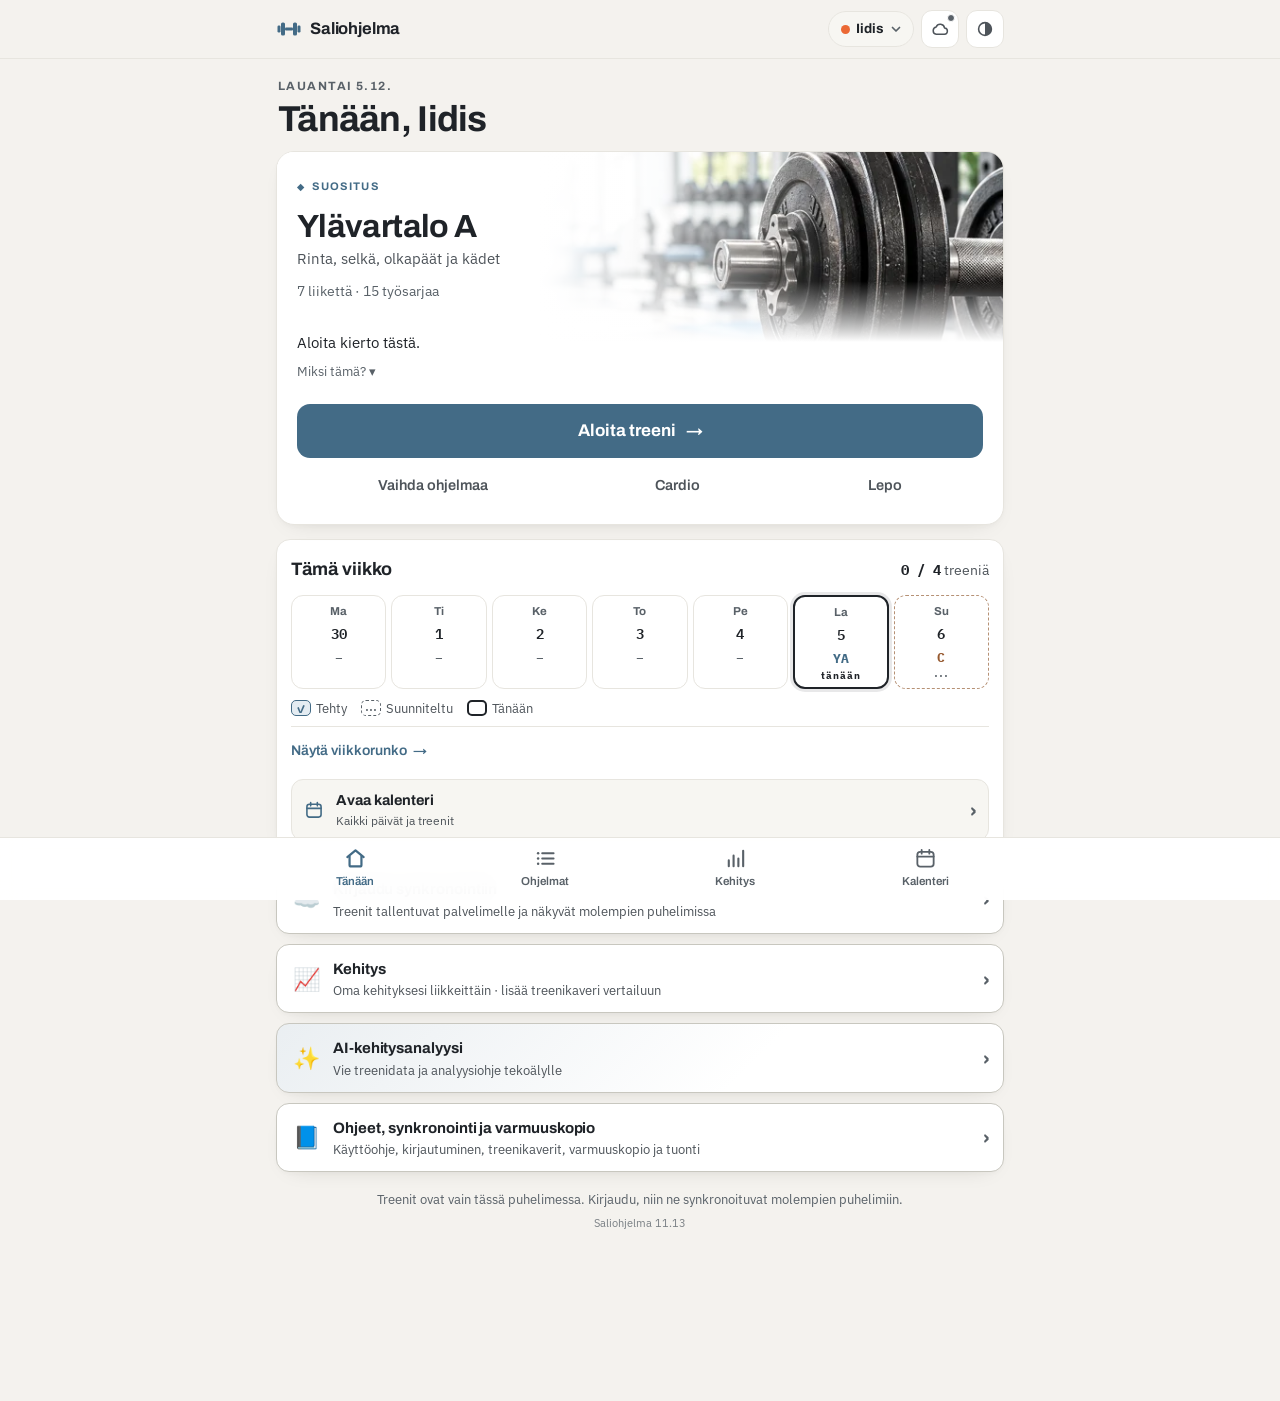
<file: index.html>
<!doctype html>
<html lang="fi">
<head>
<meta charset="utf-8">
<meta name="viewport" content="width=device-width, initial-scale=1, viewport-fit=cover">
<meta name="description" content="Iidiksen ja Matin salitreeniohjelmat: päivän suositus, sarjakohtainen kirjaus, kalenteri ja kehityskäyrät.">
<meta name="theme-color" content="#22252A">
<meta name="mobile-web-app-capable" content="yes">
<meta name="apple-mobile-web-app-capable" content="yes">
<meta name="apple-mobile-web-app-title" content="Saliohjelma">
<link rel="manifest" href="manifest.json?v=11.13.0">
<link rel="icon" type="image/x-icon" href="favicon.ico?v=11.13.0">
<link rel="icon" type="image/png" sizes="48x48" href="icon-48.png?v=11.13.0">
<link rel="icon" type="image/png" sizes="192x192" href="icon-192.png?v=11.13.0">
<link rel="icon" type="image/png" sizes="512x512" href="icon-512.png?v=11.13.0">
<link rel="apple-touch-icon" sizes="180x180" href="icon-180.png?v=11.13.0">
<style>
  :root{
    color-scheme: light dark;
    padding-top: env(safe-area-inset-top, 0px);
    padding-bottom: env(safe-area-inset-bottom, 0px);
  }
  body{margin:0;font-family:system-ui,-apple-system,"Segoe UI",Roboto,sans-serif;font-size:14px;background:#F2F1ED}
  img{max-width:100%}
  [hidden]{display:none!important}
</style>
</head>
<body>
<title>Saliohjelma 11.13</title>
<link rel="preconnect" href="https://fonts.googleapis.com">
<link rel="preconnect" href="https://fonts.gstatic.com" crossorigin>
<link rel="stylesheet" href="https://fonts.googleapis.com/css2?family=Archivo:wght@600;700&family=IBM+Plex+Mono:wght@500;600&family=IBM+Plex+Sans:wght@400;500;600&family=Josefin+Sans:wght@400;600;700&family=Poiret+One&display=swap">
<style>
  :root{
    --bg:#F4F2EE;
    --surface:#FFFFFF;
    --surface-2:#F7F6F2;
    --line:#E5E2DA;
    --line-2:#CAC6BC;
    --ink:#22252A;
    --ink-2:#53585E;
    --ink-3:#6B6F74;
    --up:#436B86;
    --up-soft:#E4ECF2;
    --low:#5F7A5F;
    --low-soft:#E6EDE3;
    --ok:#4A7A52;
    --ok-soft:#E4EFE3;
    --warn:#8E6A28;
    --warn-soft:#F5EDDC;
    --bad:#A55146;
    --on-acc:#FFFFFF;--rest:#6F6D67;--cardio:#96592F;--cardio-soft:#F3E7DC;
    --shadow:0 1px 2px rgba(34,30,22,.05), 0 10px 26px -16px rgba(34,30,22,.28);
    --r:14px;
    --font-d:'Archivo','Helvetica Neue',Arial,sans-serif;
    --font-b:'IBM Plex Sans','Helvetica Neue',Arial,sans-serif;
    --font-m:'IBM Plex Mono','SFMono-Regular',Consolas,monospace;
  }
  @media (prefers-color-scheme: dark){
    :root:not([data-theme="light"]){
      --bg:#0D1015;
      --surface:#161B22;
      --surface-2:#1D232C;
      --line:#2A313C;
      --line-2:#3A4351;
      --ink:#E7EBF1;
      --ink-2:#AAB4C1;
      --ink-3:#7D8895;
      --up:#9B95FF;
      --up-soft:#232244;
      --low:#3FC7B4;
      --low-soft:#123430;
      --ok:#5CCB8E;
      --ok-soft:#14301F;
      --warn:#E0A44A;
      --warn-soft:#332616;
      --bad:#F0837C;
      --on-acc:#0D1015;--rest:#8D97A8;--cardio:#E8A94E;--cardio-soft:#3A2A12;
      --shadow:0 1px 2px rgba(0,0,0,.4), 0 10px 30px -14px rgba(0,0,0,.7);
    }
  }
  :root[data-theme="dark"]{
    --bg:#0D1015;
    --surface:#161B22;
    --surface-2:#1D232C;
    --line:#2A313C;
    --line-2:#3A4351;
    --ink:#E7EBF1;
    --ink-2:#AAB4C1;
    --ink-3:#7D8895;
    --up:#9B95FF;
    --up-soft:#232244;
    --low:#3FC7B4;
    --low-soft:#123430;
    --ok:#5CCB8E;
    --ok-soft:#14301F;
    --warn:#E0A44A;
    --warn-soft:#332616;
    --bad:#F0837C;
    --on-acc:#0D1015;--rest:#8D97A8;--cardio:#E8A94E;--cardio-soft:#3A2A12;
    --shadow:0 1px 2px rgba(0,0,0,.4), 0 10px 30px -14px rgba(0,0,0,.7);
  }

  html,body{height:100%}
  body{
    margin:0;
    background:var(--bg);
    color:var(--ink);
    font-family:var(--font-b);
    font-size:15px;
    line-height:1.5;
    -webkit-text-size-adjust:100%;
  }
  *{box-sizing:border-box}
  button{font:inherit;color:inherit;cursor:pointer}
  input,select{font:inherit;color:inherit}
  a{color:var(--up)}
  :focus-visible{outline:2px solid var(--up);outline-offset:2px;border-radius:6px}

  .wrap{max-width:760px;margin:0 auto;padding-inline:16px;padding-block:0 150px}

  /* ---------- top bar ---------- */
  .topbar{
    position:sticky;top:env(safe-area-inset-top, 0px);z-index:30;
    background:color-mix(in srgb, var(--bg) 88%, transparent);
    backdrop-filter:blur(10px);
    border-bottom:1px solid var(--line);
  }
  .topbar-in{max-width:760px;margin:0 auto;padding:10px 16px;display:flex;align-items:center;gap:7px}
  .brand{font-family:var(--font-d);font-weight:700;font-size:15px;letter-spacing:-.01em;margin:0 6px 0 0;flex:1;min-width:0;
    white-space:nowrap;overflow:hidden;text-overflow:ellipsis}
  .brand span{color:var(--ink-3);font-weight:600}
  .seg{display:flex;background:var(--surface-2);border:1px solid var(--line);border-radius:999px;padding:3px;gap:2px}
  .seg button{
    border:0;background:transparent;border-radius:999px;padding:5px 11px;font-size:13px;font-weight:600;
    color:var(--ink-2);font-family:var(--font-d);letter-spacing:.01em;
  }
  .seg button[aria-pressed="true"]{background:var(--surface);color:var(--ink);box-shadow:var(--shadow)}
  /* henkilövalikko */
  .pmenu{position:relative;flex:none}
  .pmenu-btn{display:flex;align-items:center;gap:6px;min-height:36px;padding:5px 11px 5px 12px;border:1px solid var(--line);
    background:var(--surface-2);border-radius:999px;font-family:var(--font-d);font-size:13.5px;font-weight:700;color:var(--ink);cursor:pointer}
  .pmenu-btn .pdot{margin:0}
  .pmenu-btn svg{color:var(--ink-3);transition:transform .15s}
  .pmenu.open .pmenu-btn svg{transform:rotate(180deg)}
  .pmenu-btn.other{border-color:var(--up);box-shadow:inset 0 0 0 1px var(--up)}
  .pmenu-list{position:absolute;right:0;top:calc(100% + 8px);width:240px;max-width:calc(100vw - 32px);background:var(--surface);
    border:1px solid var(--line-2);border-radius:14px;box-shadow:0 14px 36px -14px rgba(0,0,0,.4);padding:6px;z-index:70}
  .pm-h{font-size:11px;font-weight:700;letter-spacing:.1em;text-transform:uppercase;color:var(--ink-3);margin:6px 10px;line-height:1.4}
  .pmenu-list button{display:flex;align-items:center;gap:8px;width:100%;min-height:44px;padding:8px 10px;border:0;background:none;
    border-radius:10px;font:inherit;font-size:14.5px;color:var(--ink);text-align:left;cursor:pointer}
  .pmenu-list button:hover,.pmenu-list button[aria-checked="true"]{background:var(--surface-2)}
  .pmenu-list .pm-n{font-weight:600}
  .pmenu-list small{color:var(--ink-3);font-size:12px}
  .pm-check{margin-left:auto;color:var(--up);font-weight:700}
  .pmenu-list .pm-inv{color:var(--up);font-weight:600;margin-top:4px;border-top:1px solid var(--line);border-radius:0 0 10px 10px}
  /* ohjelmaeditori */
  .edcard{padding:14px 16px;margin-top:12px;display:grid;gap:12px}
  .edl{display:grid;gap:5px;font-size:12.5px;font-weight:600;color:var(--ink-2)}
  .edin{width:100%;box-sizing:border-box;min-height:44px;padding:10px 12px;border:1px solid var(--line-2);border-radius:10px;
    background:var(--surface);color:var(--ink);font:inherit;font-size:15px}
  .edsub{margin:0;font-weight:700;font-family:var(--font-d);font-size:14px}
  .edex{padding:12px 14px;margin-top:10px}
  .edex-top{display:flex;align-items:center;gap:10px}
  .edex-top .ex-n{flex:none}
  .edex-nums{display:grid;grid-template-columns:repeat(4,minmax(0,1fr));gap:8px;margin-top:10px}
  .ednum{display:grid;gap:4px;font-size:11px;color:var(--ink-3);font-weight:600;align-content:end}
  .ednum input{min-height:44px;width:100%;box-sizing:border-box;padding:8px 4px;border:1px solid var(--line-2);border-radius:10px;
    background:var(--surface);color:var(--ink);font-family:var(--font-m);font-size:15px;font-weight:600;text-align:center}
  .edex-act{display:flex;gap:8px;margin-top:10px}
  .edex-act .minibtn{min-height:36px;min-width:40px}
  .edex-act .danger{margin-left:auto}
  .edex-act{flex-wrap:wrap}
  .edsplitnote{margin:8px 0 0;font-size:12.5px;color:var(--ok);line-height:1.4}
  .splitlist{display:grid;gap:6px;max-height:42vh;overflow:auto}
  .splitopt{display:flex;align-items:center;gap:10px;min-height:44px;padding:8px 12px;border:1px solid var(--line);border-radius:10px;background:var(--surface);cursor:pointer;font-size:14px}
  .splitopt input{width:20px;height:20px;flex:none;accent-color:var(--up)}
  .splitopt:has(input:checked){border-color:var(--up);background:var(--up-soft)}
  .renitem{border-top:1px solid var(--line);padding:10px 0 4px;display:grid;gap:6px}
  .renname{margin:0;font-size:14px}
  .edinfo{font-size:12px;line-height:1.45;margin:12px 2px 0}
  .edbtns{display:grid;gap:8px;margin-top:14px}
  .edextra{text-align:center;margin-top:14px}
  .flash{position:fixed;left:50%;bottom:calc(88px + env(safe-area-inset-bottom, 0px));transform:translateX(-50%);background:var(--ink);
    color:var(--bg);padding:10px 16px;border-radius:999px;font-size:13.5px;font-weight:600;z-index:80;box-shadow:var(--shadow);
    max-width:calc(100vw - 32px);text-align:center}
  .guidebtn{margin-top:10px}
  .iconbtn{
    border:1px solid var(--line);background:var(--surface);border-radius:10px;width:32px;height:32px;
    display:grid;place-items:center;color:var(--ink-2);flex:none;
  }

  .pdot{display:inline-block;width:9px;height:9px;border-radius:50%;margin-right:5px;vertical-align:baseline;flex:none}
  .toglegend{display:flex;flex-wrap:wrap;gap:14px;padding:4px 6px 8px;font-size:13px;color:var(--ink-2)}
  .toglegend b{color:var(--ink);font-weight:600;margin-left:2px}
  .togbtn{margin-top:10px}
  .togtable{padding:4px 0}
  .togrow{display:grid;grid-template-columns:minmax(0,1.3fr) minmax(0,1fr) minmax(0,1fr);gap:8px;align-items:center;
    width:100%;text-align:left;padding:9px 14px;border:0;border-bottom:1px solid var(--line);background:none;color:var(--ink);font:inherit;font-size:13px}
  .togrow:last-child{border-bottom:0}
  .togrow.on{background:var(--surface-2)}
  .togrow span{min-width:0;overflow:hidden;text-overflow:ellipsis}
  .togrow small{display:block;font-size:11px;color:var(--ink-3)}
  .togrow.tghead{font-size:11px;color:var(--ink-3);font-weight:600;letter-spacing:.04em;cursor:default}
  .togday{padding:12px 14px;border-bottom:1px solid var(--line)}
  .togday:last-child{border-bottom:0}
  .togday .det{font-size:12.5px;color:var(--ink-2);margin:4px 0 6px}
  #togchart{position:relative}
  .cmpbar{display:flex;flex-wrap:wrap;align-items:center;gap:8px;margin:12px 0 0;font-size:13px}
  .cmpchip{min-height:36px;padding:6px 12px;font-size:13px;cursor:pointer;font-family:inherit}
  .cmpchip.on{background:var(--surface);color:var(--ink);border-color:var(--line-2)}
  .invcode{font-size:30px;font-weight:700;letter-spacing:.22em;text-align:center;padding:14px 8px;margin:10px 0 12px;
    border:1.5px dashed var(--line-2);border-radius:12px;background:var(--surface-2);color:var(--ink)}
  .syncbtn{position:relative}
  .syncbtn .sdot{position:absolute;right:3px;top:3px;width:8px;height:8px;border-radius:50%;
    background:var(--ink-3);border:1.5px solid var(--surface)}
  .syncbtn[data-state="synced"] .sdot{background:#2E9E5B}
  .syncbtn[data-state="connecting"] .sdot,.syncbtn[data-state="loading"] .sdot{background:#D9A21B}
  .syncbtn[data-state="offline"] .sdot{background:#D9A21B}
  .syncbtn[data-state="signedout"] .sdot{background:var(--ink-3)}
  .syncbtn[data-state="denied"] .sdot,.syncbtn[data-state="error"] .sdot{background:#D0453A}

  /* ---------- generic pieces ---------- */
  .eyebrow{
    font-family:var(--font-d);font-size:11px;font-weight:700;letter-spacing:.12em;text-transform:uppercase;
    color:var(--ink-3);margin:0 0 8px;
  }
  h2.sec{font-family:var(--font-d);font-size:17px;font-weight:700;letter-spacing:-.01em;margin:0 0 10px}
  .card{background:var(--surface);border:1px solid var(--line);border-radius:var(--r);box-shadow:var(--shadow)}
  .mono{font-family:var(--font-m);font-variant-numeric:tabular-nums}
  .muted{color:var(--ink-3)}
  .chip{
    display:inline-flex;align-items:center;gap:5px;border-radius:999px;padding:3px 9px;font-size:12px;font-weight:600;
    background:var(--surface-2);color:var(--ink-2);border:1px solid var(--line);white-space:nowrap;
  }
  .chip.up{background:var(--up-soft);color:var(--up);border-color:transparent}
  .chip.low{background:var(--low-soft);color:var(--low);border-color:transparent}
  .chip.cardio{background:var(--cardio-soft);color:var(--cardio);border-color:transparent}
  .chip.shared{background:var(--up-soft);color:var(--up);border-color:transparent;font-size:11px;padding:2px 8px}
  .chip.pair{background:transparent;color:var(--ink-3);border:1px dashed var(--line-2);font-size:11px;padding:2px 8px}
  .chip.ok{background:var(--ok-soft);color:var(--ok);border-color:transparent}
  .chip.warn{background:var(--warn-soft);color:var(--warn);border-color:transparent}
  .btn{
    border:1px solid var(--line-2);background:var(--surface);border-radius:11px;padding:10px 16px;
    font-family:var(--font-d);font-weight:600;font-size:14px;
  }
  .btn.primary{background:var(--ink);color:var(--bg);border-color:var(--ink)}
  .btn.accent{background:var(--acc,var(--up));color:var(--on-acc);border-color:transparent}
  .btn.ghost{background:transparent;border-color:var(--line)}
  .btn:disabled{opacity:.45;cursor:not-allowed}
  .row{display:flex;align-items:center;gap:10px}
  .spread{justify-content:space-between}

  /* ---------- today hero ---------- */
  .today{
    margin-top:18px;padding:18px;border-radius:18px;position:relative;overflow:hidden;
    background:var(--surface);border:1px solid var(--line);box-shadow:var(--shadow);
  }
  .today::before{content:"";position:absolute;inset:0 auto 0 0;width:4px;background:var(--acc,var(--up))}
  .today .date{font-family:var(--font-d);font-size:12px;font-weight:700;letter-spacing:.1em;text-transform:uppercase;color:var(--ink-3)}
  .today h1{font-family:var(--font-d);font-size:clamp(23px,6vw,30px);font-weight:700;letter-spacing:-.02em;margin:6px 0 2px;text-wrap:balance}
  .today .why{color:var(--ink-2);font-size:14px;margin:8px 0 0;max-width:60ch}
  .today .acts{display:grid;grid-template-columns:1fr 1fr;gap:8px;margin-top:16px}
  .today .acts .actbtn{padding:13px 14px;text-align:center;font-size:14px;line-height:1.25;min-height:46px}
  .today .acts .wide{grid-column:1 / -1}
  .todayflag{
    position:absolute;top:0;right:0;background:var(--acc);color:var(--on-acc);
    border-radius:0 18px 0 12px;padding:5px 13px 6px;
    font-family:var(--font-d);font-size:10.5px;font-weight:700;letter-spacing:.1em;text-transform:uppercase;
  }
  .today h1{padding-right:96px}
  .pmark{width:10px;height:34px;border-radius:5px;flex:none;display:block}
  .btn.cardio{background:var(--cardio);color:var(--on-acc);border-color:transparent}
  .btn.rest{background:var(--rest);color:var(--on-acc);border-color:transparent}
  .badgeline{display:flex;flex-wrap:wrap;gap:6px;margin-top:12px}
  .resume{
    display:flex;align-items:center;gap:11px;width:100%;text-align:left;margin-top:16px;
    background:var(--warn-soft);border:1.5px solid var(--warn);border-radius:13px;padding:11px 12px;color:var(--ink);
  }
  .resume b{font-family:var(--font-d);font-size:14px;font-weight:700;display:block;letter-spacing:-.005em}
  .resume small{display:block;font-size:12px;line-height:1.35;color:var(--ink-2);margin-top:2px}
  .resume .live{
    width:10px;height:10px;border-radius:50%;background:var(--warn);flex:none;
    box-shadow:0 0 0 0 var(--warn);animation:livepulse 1.8s ease-out infinite;
  }
  .resume .chev{margin-left:auto;color:var(--warn);font-size:20px;font-weight:700;line-height:1;flex:none}
  @keyframes livepulse{
    0%{box-shadow:0 0 0 0 color-mix(in srgb, var(--warn) 55%, transparent)}
    70%{box-shadow:0 0 0 9px color-mix(in srgb, var(--warn) 0%, transparent)}
    100%{box-shadow:0 0 0 0 color-mix(in srgb, var(--warn) 0%, transparent)}
  }
  @media (prefers-reduced-motion: reduce){.resume .live{animation:none}}

  .lastbtn{
    display:flex;align-items:center;gap:11px;width:100%;text-align:left;margin-top:12px;
    background:var(--surface);border:1px solid var(--line-2);border-radius:13px;padding:11px 12px;
    color:var(--ink);box-shadow:var(--shadow);cursor:pointer;
    transition:border-color .12s ease, transform .12s ease;
  }
  .lastbtn:active{transform:scale(.995)}
  .lastbtn b{font-family:var(--font-d);font-size:14px;font-weight:700;display:block;letter-spacing:-.005em}
  .lastbtn small{display:block;font-size:12px;line-height:1.35;color:var(--ink-2);margin-top:2px}
  .lastbtn .chev{margin-left:auto;color:var(--ink-3);font-size:20px;font-weight:700;line-height:1;flex:none}
  .lastbtn .mdot{width:12px;height:12px}
  body[data-skin="deco"] .lastbtn{border-radius:4px}

  .bkopts{display:flex;flex-direction:column;gap:4px;margin-top:12px}
  .bkopts .btn{width:100%;padding:12px 14px}
  .bkopts a.btn{display:block;text-align:center;text-decoration:none;color:var(--ink)}
  .bkopts a.btn.accent{color:var(--on-acc)}
  .bkhint{font-size:12px;color:var(--ink-3);margin:2px 2px 10px;line-height:1.4}

  .aibtn{margin-top:20px;
    background:linear-gradient(135deg, color-mix(in srgb, var(--up) 11%, var(--surface)), var(--surface) 65%)}
  .aibtn b{font-size:14px}
  textarea.pick.aitext{
    font-family:var(--font-m);font-size:11.5px;line-height:1.5;white-space:pre-wrap;word-break:break-word;
    height:36vh;min-height:200px;overflow:auto;resize:vertical;margin-top:12px;
  }
  .aiacts{display:grid;grid-template-columns:1fr 1fr;gap:8px;margin-top:12px}
  .aiacts .btn{padding:11px 10px;font-size:13.5px}
  .aiacts .btn:first-child{grid-column:1 / -1}

  /* ---------- week strip ---------- */
  .week{display:grid;grid-template-columns:repeat(7,minmax(0,1fr));gap:6px;margin-top:14px}
  .wd{
    background:var(--surface);border:1px solid var(--line);border-radius:11px;padding:8px 4px;text-align:center;
    display:flex;flex-direction:column;align-items:center;gap:5px;min-width:0;font:inherit;color:inherit;
    cursor:pointer;transition:border-color .12s ease, transform .12s ease;
  }
  .wd{cursor:default}
  .wd b{color:var(--ink-3)}
  .wd.planday{background:var(--ks);border:1.5px dashed var(--k);}
  .wd.planday b{color:var(--k);opacity:.9}
  .wd.planday .plan{color:var(--k);opacity:.95}
  .wd.planday.k-rest{background:var(--surface-2);border-color:var(--line-2)}
  .wd.planday.k-rest b,
  .wd.planday.k-rest .plan{color:var(--ink-3)}
  .wd.planday.is-today{border-style:solid;box-shadow:0 0 0 1.5px var(--ink);border-color:var(--ink)}
  .wd.planday.is-today b{color:var(--ink)}
  .calday.wd2{
    aspect-ratio:auto;padding:7px 3px 9px;gap:2px;border-radius:11px;
  }
  .calday.wd2 b{font-family:var(--font-d);font-size:10px;font-weight:700;letter-spacing:.06em;text-transform:uppercase;opacity:.85}
  .calday.wd2 .dn{font-size:13px;line-height:1.1}
  .calday.wd2.has .dn{font-size:14px}
  .calday.wd2 .code{font-size:10px;min-height:11px}
  .calday.wd2.sugg{background:var(--ks);border-color:var(--k);color:var(--k);cursor:default}
  .calday.wd2.sugg b{color:var(--k);opacity:.85}
  .calday.wd2.sugg .code{font-size:11px;font-weight:700}
  .calday.wd2.sugg .sstate{font-size:9.5px;line-height:1;opacity:.75;min-height:10px}
  .calday.wd2.sugg.isempty{background:var(--surface);border-color:var(--line);color:var(--ink-3)}
  .calday.wd2.sugg.isempty b{color:var(--ink-3)}
  .calday.wd2.sugg.isdone{border-style:solid;opacity:.95}
  body[data-skin="mono"] .calday.wd2.sugg{background:var(--surface-2);color:var(--ink);border-color:var(--line-2)}
  body[data-skin="mono"] .calday.wd2.sugg b{color:var(--ink-2)}
  body[data-skin="mono"] .calday.wd2.sugg.k-gym{border-color:var(--ink);color:var(--ink)}
  body[data-skin="mono"] .calday.wd2.sugg.k-cardio{background:var(--cardio-soft);border-color:var(--red);color:var(--red)}
  body[data-skin="mono"] .calday.wd2.sugg.k-cardio b{color:var(--red)}
  .eyerow{display:flex;align-items:center;justify-content:space-between;gap:10px;margin-bottom:8px}
  .wd b{font-family:var(--font-d);font-size:11px;letter-spacing:.06em;text-transform:uppercase;color:var(--ink-3);font-weight:700}
  .wd .plan{font-size:11px;line-height:1.25;color:var(--ink-2);min-height:2.4em;overflow-wrap:break-word}
  .wd .dot{width:7px;height:7px}
  .wd.is-today{border-color:var(--ink);box-shadow:0 0 0 1px var(--ink)}
  .wd.is-today b{color:var(--ink)}

  /* ---------- program grid ---------- */
  .grid{display:grid;grid-template-columns:repeat(auto-fit,minmax(240px,1fr));gap:10px}
  .pcard{
    text-align:left;width:100%;background:var(--surface);border:1px solid var(--line);border-radius:var(--r);
    padding:14px;display:flex;flex-direction:column;gap:8px;box-shadow:var(--shadow);position:relative;
    transition:transform .12s ease, border-color .12s ease;
  }
  .pcard:hover{transform:translateY(-1px);border-color:var(--line-2)}
  .pcard .top{display:flex;align-items:flex-start;justify-content:space-between;gap:10px}
  .pcard .day{font-family:var(--font-d);font-size:11px;font-weight:700;letter-spacing:.1em;text-transform:uppercase;color:var(--acc)}
  .pcard h3{font-family:var(--font-d);font-size:17px;font-weight:700;letter-spacing:-.01em;margin:2px 0 0}
  .pcard .sub{font-size:13px;color:var(--ink-2);margin:0}
  .pcard .meta{display:flex;flex-wrap:wrap;gap:6px;margin-top:2px}
  .pcard.rec{border-color:var(--acc);box-shadow:0 0 0 1px var(--acc), var(--shadow)}
  .recflag{
    position:absolute;top:-9px;right:12px;background:var(--acc);color:var(--on-acc);border-radius:999px;padding:2px 10px;
    font-family:var(--font-d);font-size:10.5px;font-weight:700;letter-spacing:.08em;text-transform:uppercase;
  }

  /* ---------- program detail ---------- */
  .phead{margin-top:16px}
  .phead .back{border:0;background:transparent;padding:0;color:var(--ink-3);font-size:13px;font-weight:600;display:inline-flex;gap:6px;align-items:center}
  .phead h1{font-family:var(--font-d);font-size:clamp(22px,5.5vw,28px);font-weight:700;letter-spacing:-.02em;margin:10px 0 4px}
  .note{
    margin-top:12px;background:var(--surface-2);border:1px solid var(--line);border-left:3px solid var(--acc);
    border-radius:10px;padding:10px 12px;font-size:13px;color:var(--ink-2);
  }
  .exlist{display:flex;flex-direction:column;gap:10px;margin-top:14px}
  .ex{background:var(--surface);border:1px solid var(--line);border-radius:var(--r);box-shadow:var(--shadow);overflow:hidden}
  .ex-h{display:flex;gap:10px;padding:13px 14px 10px;align-items:flex-start}
  .ex-n{
    font-family:var(--font-m);font-size:12px;font-weight:600;color:var(--acc);background:var(--surface-2);
    border-radius:8px;width:26px;height:26px;display:grid;place-items:center;flex:none;margin-top:1px;
  }
  .ex-t{flex:1;min-width:0}
  .ex-t h3{font-family:var(--font-d);font-size:15.5px;font-weight:600;margin:0;letter-spacing:-.005em;line-height:1.3}
  .ex-t .prog{font-size:12.5px;color:var(--ink-3);margin-top:3px;display:flex;flex-wrap:wrap;gap:8px;align-items:center}
  .infobtn{border:1px solid var(--line);background:var(--surface-2);border-radius:8px;width:26px;height:26px;flex:none;
    display:grid;place-items:center;font-size:12px;color:var(--ink-3);font-weight:700}
  .tip{margin:0 14px 10px;padding:9px 11px;background:var(--surface-2);border-radius:9px;font-size:13px;color:var(--ink-2)}
  .sets{padding:0 10px 10px;display:flex;flex-direction:column;gap:9px}
  .setblock{border-bottom:1px dashed var(--line);padding-bottom:8px}
  .setblock:last-child{border-bottom:0;padding-bottom:0}
  .setrow{display:grid;grid-template-columns:20px 1fr 74px 38px;gap:6px;align-items:center}
  .setmeta{display:flex;flex-wrap:wrap;align-items:center;gap:6px;padding:4px 0 0 26px}
  .setmeta .tgt{font-size:11px;color:var(--ink-3);flex:1;min-width:150px;line-height:1.35}
  /* ennätysmerkintä liikkeen kohdalla – aina kultainen */
  :root{
    --gold-1:#E7C867;--gold-2:#C9A227;--gold-3:#8C6D14;
    --silver-1:#EDF1F4;--silver-2:#B4BDC6;--silver-3:#5F6A74;
    --bronze-1:#E9BC93;--bronze-2:#C0824F;--bronze-3:#7A4A24;
    --m1:var(--gold-1);--m2:var(--gold-2);--m3:var(--gold-3);--mrgb:201,162,39;
  }
  .prbadge{
    display:flex;align-items:center;gap:12px;margin-top:9px;padding:10px 13px;
    background:linear-gradient(135deg, rgba(var(--mrgb),.20), rgba(var(--mrgb),.07));
    border:1px solid rgba(var(--mrgb),.60);
    border-radius:13px;box-shadow:0 6px 20px -14px rgba(var(--mrgb),.9), inset 0 1px 0 rgba(255,255,255,.18);
  }
  .prbadge.silver{--m1:var(--silver-1);--m2:var(--silver-2);--m3:var(--silver-3);--mrgb:150,162,173}
  .prbadge.bronze{--m1:var(--bronze-1);--m2:var(--bronze-2);--m3:var(--bronze-3);--mrgb:192,130,79}
  .prbadge.none{--m1:var(--line-2);--m2:var(--ink-3);--m3:var(--ink-3);--mrgb:140,148,158}
  .prstars{display:flex;align-items:center;gap:2px;flex:none;line-height:1}
  .prstars i{
    font-style:normal;font-size:14px;
    background:linear-gradient(180deg,var(--m1),var(--m2) 55%,var(--m3));
    -webkit-background-clip:text;background-clip:text;-webkit-text-fill-color:transparent;
    filter:drop-shadow(0 1px 1px rgba(90,70,10,.35));
  }
  .prstars i.mid{font-size:20px;margin-top:-3px}
  .prtext{display:flex;flex-direction:column;min-width:0;gap:1px}
  .prlabel{
    font-family:var(--font-d);font-size:10px;font-weight:700;letter-spacing:.14em;text-transform:uppercase;
    color:var(--m3);
  }
  .prval{font-size:19px;font-weight:600;line-height:1.15;letter-spacing:-.01em;color:var(--ink)}
  .prprev{font-size:11px;color:var(--ink-3);line-height:1.35}
  .mdot{display:inline-block;width:10px;height:10px;border-radius:50%;vertical-align:middle;
    background:linear-gradient(180deg,var(--gold-1),var(--gold-3));flex:none}
  .mdot.silver{background:linear-gradient(180deg,var(--silver-1),var(--silver-3))}
  .mdot.bronze{background:linear-gradient(180deg,var(--bronze-1),var(--bronze-3))}
  .encbox{
    background:linear-gradient(135deg, rgba(150,162,173,.20), rgba(150,162,173,.07));
    border:1px solid rgba(150,162,173,.5);border-radius:13px;padding:11px 13px;margin-bottom:14px;
    font-size:13px;color:var(--ink-2);
  }
  .prbadge.pop{animation:prpop .5s cubic-bezier(.2,1.3,.4,1)}
  @keyframes prpop{
    0%{transform:scale(.94);opacity:0}
    60%{transform:scale(1.02);opacity:1}
    100%{transform:scale(1)}
  }
  @media (prefers-reduced-motion: reduce){.prbadge.pop{animation:none}}
  @media (prefers-color-scheme: dark){
    :root:not([data-theme="light"]) .prlabel{color:var(--m1)}
    :root:not([data-theme="light"]) .prbox-h{color:var(--gold-1)}
  }
  :root[data-theme="dark"] .prlabel{color:var(--m1)}
  :root[data-theme="dark"] .prbox-h{color:var(--gold-1)}
  body[data-skin="dark"] .prlabel, body[data-skin="neon"] .prlabel{color:var(--m1)}
  body[data-skin="dark"] .prbox-h, body[data-skin="neon"] .prbox-h{color:var(--gold-1)}
  body[data-skin="light"] .prlabel, body[data-skin="deco"] .prlabel,
  body[data-skin="nature"] .prlabel, body[data-skin="mono"] .prlabel{color:var(--m3)}
  body[data-skin="light"] .prbox-h, body[data-skin="deco"] .prbox-h,
  body[data-skin="nature"] .prbox-h, body[data-skin="mono"] .prbox-h{color:var(--gold-3)}
  body[data-skin="deco"] .prbadge{border-radius:4px}
  body[data-skin="deco"] .prmedal{border-radius:2px}

  /* ennätykset yhteenvedossa */
  .prbox{
    background:linear-gradient(135deg, rgba(201,162,39,.20), rgba(201,162,39,.07));
    border:1px solid rgba(201,162,39,.55);
    border-radius:13px;padding:12px 14px;margin-bottom:16px;
  }
  .prbox-h{
    display:flex;align-items:center;gap:7px;font-family:var(--font-d);font-size:11px;font-weight:700;
    letter-spacing:.14em;text-transform:uppercase;color:var(--gold-3);margin-bottom:8px;
  }
  .prbox-h .prstars i{font-size:13px}
  .prbox-h .prstars i.mid{font-size:17px}
  .prbox-row{display:flex;align-items:center;justify-content:space-between;gap:12px;padding:5px 0}
  .prbox-row + .prbox-row{border-top:1px solid rgba(201,162,39,.30)}
  .prbox-name{font-size:13.5px;font-weight:600;min-width:0}
  .prbox-name small{display:block;font-weight:400;font-size:11px;color:var(--ink-3);margin-top:1px}
  .prbox-row b{font-size:17px;font-weight:600;white-space:nowrap;color:var(--ink)}
  .setrow .sn{font-family:var(--font-m);font-size:12px;color:var(--ink-3);text-align:center}
  .kgfield{display:flex;align-items:center;background:var(--surface-2);border:1px solid var(--line);border-radius:10px;overflow:hidden}
  .kgfield button{border:0;background:transparent;width:32px;height:38px;color:var(--ink-3);font-size:17px;font-weight:600;flex:none}
  .kgfield button:active{background:var(--line)}
  .kgfield input{
    border:0;background:transparent;width:100%;min-width:0;text-align:center;height:38px;
    font-family:var(--font-m);font-size:15px;font-weight:600;font-variant-numeric:tabular-nums;
  }
  .kgfield .unit{font-size:11px;color:var(--ink-3);padding-right:8px;font-weight:600}
  .numfield{
    background:var(--surface-2);border:1px solid var(--line);border-radius:10px;height:38px;display:flex;align-items:center;
  }
  .numfield input{border:0;background:transparent;width:100%;min-width:0;text-align:center;height:36px;
    font-family:var(--font-m);font-size:15px;font-weight:600;font-variant-numeric:tabular-nums}
  .numfield select{border:0;background:transparent;width:100%;height:36px;text-align:center;font-size:13px;font-family:var(--font-m)}
  input[type=number]{-moz-appearance:textfield;appearance:textfield}
  input[type=number]::-webkit-outer-spin-button,input[type=number]::-webkit-inner-spin-button{-webkit-appearance:none;margin:0}
  .donebtn{
    width:34px;height:38px;border-radius:10px;border:1px solid var(--line);background:var(--surface-2);
    display:grid;place-items:center;color:var(--ink-3);font-size:15px;font-weight:700;
  }
  .donebtn[aria-pressed="true"]{background:var(--ok-soft);border-color:transparent;color:var(--ok)}
  .setlabels{display:grid;grid-template-columns:20px 1fr 74px 38px;gap:6px;padding:0 10px 4px}
  .setlabels span{font-size:10.5px;letter-spacing:.08em;text-transform:uppercase;color:var(--ink-3);font-weight:700;font-family:var(--font-d);text-align:center}
  .setlabels span:nth-child(2){text-align:left;padding-left:6px}
  .ex-f{display:flex;gap:8px;padding:0 14px 12px;align-items:center;flex-wrap:wrap}
  .minibtn{border:1px solid var(--line);background:transparent;border-radius:9px;padding:5px 10px;font-size:12.5px;font-weight:600;color:var(--ink-2)}
  .lastchip{border:1px dashed var(--line-2);background:transparent;border-radius:999px;padding:3px 10px;font-size:12px;color:var(--ink-2);font-family:var(--font-m)}
  .bestchip{
    display:inline-flex;align-items:center;border-radius:999px;padding:3px 10px;font-size:11.5px;
    background:linear-gradient(135deg, rgba(201,162,39,.18), rgba(201,162,39,.07));
    border:1px solid rgba(201,162,39,.45);color:var(--ink-2);
  }
  .advice{font-size:12.5px;font-weight:600;display:inline-flex;align-items:center;gap:5px}
  .advice.up{color:var(--ok)}
  .advice.down{color:var(--warn)}
  .advice.hold{color:var(--ink-3)}

  /* ---------- bottom bar ---------- */
  .bottom{
    position:fixed;left:0;right:0;bottom:0;z-index:40;
    background:color-mix(in srgb, var(--surface) 92%, transparent);
    backdrop-filter:blur(12px);border-top:1px solid var(--line);
    padding:10px 16px calc(10px + env(safe-area-inset-bottom, 0px));
  }
  .bottom-in{max-width:760px;margin:0 auto;display:flex;align-items:center;gap:8px;flex-wrap:wrap}
  .bottom-in .backbtn{padding:10px 12px;white-space:nowrap}
  .barhide{
    border:1px solid var(--line);background:var(--surface);border-radius:9px;width:30px;height:30px;
    display:grid;place-items:center;color:var(--ink-3);font-size:13px;flex:none;order:-2;
  }
  .savewrap{margin-top:18px}
  .savebig{width:100%;padding:15px 18px;font-size:15px}
  .bottom-in .timer{order:-1;flex-basis:100%}
  .timer{
    display:flex;align-items:center;gap:8px;background:var(--surface-2);border:1px solid var(--line);
    border-radius:11px;padding:6px 10px;flex:1;min-width:0;
  }
  .timer .t{font-family:var(--font-m);font-size:18px;font-weight:600;font-variant-numeric:tabular-nums}
  .timer .bar{flex:1;height:4px;border-radius:2px;background:var(--line);overflow:hidden;min-width:20px}
  .timer .bar i{display:block;height:100%;background:var(--acc,var(--up));width:0%}
  .timer.zero .t{color:var(--ok)}

  /* ---------- history / progress ---------- */
  .tabs{display:flex;gap:6px;margin:16px 0 12px}
  .tabs button{border:1px solid var(--line);background:var(--surface);border-radius:999px;padding:6px 14px;font-size:13px;font-weight:600;font-family:var(--font-d)}
  .tabs button[aria-pressed="true"]{background:var(--ink);color:var(--bg);border-color:var(--ink)}
  .hitem{display:flex;gap:12px;padding:12px 14px;border-bottom:1px solid var(--line);align-items:flex-start}
  .hitem:last-child{border-bottom:0}
  .hitem .hd{font-family:var(--font-m);font-size:12px;color:var(--ink-3);width:62px;flex:none;padding-top:2px}
  .hitem h4{font-family:var(--font-d);font-size:14.5px;margin:0;font-weight:600}
  .hitem .det{font-size:12.5px;color:var(--ink-2);margin-top:3px;line-height:1.45}
  .phist{border-bottom:1px solid var(--line)}
  .phist:last-child{border-bottom:0}
  .phist summary{
    display:flex;align-items:center;gap:10px;padding:11px 14px;cursor:pointer;list-style:none;
  }
  .phist summary::-webkit-details-marker{display:none}
  .phist summary::after{content:"▾";margin-left:auto;color:var(--ink-3);font-size:11px;transition:transform .15s ease}
  .phist[open] summary::after{transform:rotate(180deg)}
  .phist .ptitle{font-size:13px;color:var(--ink-2);min-width:0;overflow:hidden;text-overflow:ellipsis;white-space:nowrap}
  .phist .pbody{padding:0 14px 12px;display:flex;flex-direction:column;gap:6px}
  .chartbox{position:relative;padding:12px 6px 6px}
  .stats{display:grid;grid-template-columns:repeat(auto-fit,minmax(150px,1fr));gap:8px}
  .stat{background:var(--surface);border:1px solid var(--line);border-radius:12px;padding:12px 14px;box-shadow:var(--shadow)}
  .stat b{display:block;font-size:24px;font-weight:600;line-height:1.1;letter-spacing:-.02em}
  .stat span{display:block;font-size:11.5px;color:var(--ink-3);margin-top:3px}
  body[data-skin="deco"] .stat{border-radius:4px}
  .tt{
    position:absolute;pointer-events:none;background:var(--surface);border:1px solid var(--line-2);border-radius:9px;
    padding:6px 9px;font-size:12px;box-shadow:var(--shadow);white-space:nowrap;transform:translate(-50%,-115%);z-index:5;
  }
  .pick{
    width:100%;background:var(--surface);border:1px solid var(--line);border-radius:11px;padding:10px 12px;font-size:14px;
    color:var(--ink);font-family:var(--font-b);
  }

  /* ---------- guide ---------- */
  .gsec{padding:14px}
  .gsec h3{font-family:var(--font-d);font-size:15px;margin:0 0 8px;font-weight:700}
  .gsec ul{margin:0;padding-left:18px;color:var(--ink-2);font-size:13.5px;display:flex;flex-direction:column;gap:5px}

  /* ---------- kalenteri ---------- */
  .calnav{display:flex;align-items:center;gap:10px;margin:16px 0 10px}
  .calnav b{font-family:var(--font-d);font-size:16px;font-weight:700;flex:1;text-align:center;letter-spacing:-.01em}
  .calgrid{display:grid;grid-template-columns:repeat(7,minmax(0,1fr));gap:5px}
  .calhead{margin-bottom:5px}
  .calhead span{text-align:center;font-family:var(--font-d);font-size:11px;font-weight:700;letter-spacing:.08em;
    text-transform:uppercase;color:var(--ink-3)}
  .calpad{display:block}
  .calday{
    aspect-ratio:1/1;border:1.5px solid var(--line);background:var(--surface);border-radius:11px;
    display:flex;flex-direction:column;align-items:center;justify-content:center;gap:3px;padding:2px;
    font-family:var(--font-m);font-size:13.5px;color:var(--ink-3);min-width:0;position:relative;overflow:hidden;
  }
  .calday:hover{border-color:var(--line-2)}
  .calday.has{font-weight:700}
  .calday.has .dn{font-size:15px;font-weight:700;line-height:1}
  .calday.is-today{box-shadow:inset 0 0 0 2px var(--surface), 0 0 0 2px var(--ink)}
  .calday .code{font-family:var(--font-d);font-size:10.5px;font-weight:700;letter-spacing:.05em;min-height:12px;line-height:1;opacity:.95}
  .calday.has{background:var(--k);border-color:var(--k);color:var(--on-acc)}
  .cstripe{position:absolute;left:0;right:0;bottom:0;display:flex;height:5px}
  .cstripe i{flex:1;display:block}
  .cstripe .s-gym{background:var(--up)}
  .cstripe .s-cardio{background:var(--cardio)}
  .cstripe .s-rest{background:var(--rest)}
  .callegend .sw{width:13px;height:13px;border-radius:4px;display:inline-block;flex:none;border:1px solid transparent}
  .callegend .s-gym{background:var(--up)}
  .callegend .s-cardio{background:var(--cardio)}
  .callegend .s-rest{background:var(--rest)}
  .cdots{display:flex;gap:3px;min-height:7px;align-items:center}
  .dot{width:6px;height:6px;border-radius:50%;background:var(--line-2);display:inline-block;flex:none}
  .dot.k-gym{background:var(--up)}
  .dot.k-cardio{background:var(--cardio)}
  .dot.k-rest{background:transparent;box-shadow:inset 0 0 0 1.5px var(--rest)}
  .callegend{display:flex;flex-wrap:wrap;gap:6px;margin-top:12px}
  .callegend .chip{gap:6px;font-size:11.5px}
  .daylist{display:flex;flex-direction:column;gap:10px}
  .dayitem{border:1px solid var(--line);border-radius:12px;padding:12px;background:var(--surface-2)}
  .dayitem b{font-family:var(--font-d);font-size:14.5px}
  .daylbl{display:block;font-size:11px;letter-spacing:.08em;text-transform:uppercase;color:var(--ink-3);
    font-family:var(--font-d);font-weight:700;margin-top:8px}
  .daylbl .pick{margin-top:4px;font-size:13.5px;padding:8px 10px}
  .minibtn.danger{color:var(--bad);border-color:var(--bad)}
  body[data-skin="deco"] .calday{border-radius:3px}
  body[data-skin="deco"] .dayitem{border-radius:4px}
  body[data-skin="nature"] .calday{border-radius:13px}
  /* ---------- overlay ---------- */
  .ov{
    position:fixed;inset:0;z-index:60;background:rgba(10,13,18,.5);display:flex;padding:16px;
    overflow-y:auto;overscroll-behavior:contain;-webkit-overflow-scrolling:touch;
  }
  .sheet:focus{outline:none}
  .sheet{
    background:var(--surface);border:1px solid var(--line);border-radius:18px;width:100%;max-width:440px;
    padding:18px;box-shadow:0 20px 60px -20px rgba(0,0,0,.6);
    margin:auto auto 0;
    max-height:calc(100vh - 32px);
    max-height:calc(100dvh - 32px);
    overflow-y:auto;-webkit-overflow-scrolling:touch;
  }
  .sheet > .sticky-cta{
    position:sticky;bottom:-18px;z-index:2;background:var(--surface);
    margin:8px -18px -18px;padding:10px 18px 18px;
  }
  .sheet > .sticky-cta .btn{width:100%}
  .sheet h3{font-family:var(--font-d);font-size:19px;margin:0 0 4px;font-weight:700;letter-spacing:-.01em}
  .sheet p{color:var(--ink-2);font-size:13.5px;margin:0 0 14px}
  .sumlist{display:flex;flex-direction:column;gap:7px;margin:0 0 16px}
  .sumrow{display:flex;justify-content:space-between;gap:10px;font-size:13px;border-bottom:1px solid var(--line);padding-bottom:6px}
  .sumrow:last-child{border-bottom:0}
  /* vanhan treenin tarkastelu */
  .stats.tight{grid-template-columns:repeat(auto-fit,minmax(92px,1fr))}
  .stats.tight .stat{padding:10px 11px}
  .stats.tight .stat b{font-size:20px}
  .stats.tight .stat span{font-size:10.5px}
  .hlink{cursor:pointer;-webkit-tap-highlight-color:transparent}
  .hlink:active{background:var(--surface-2)}
  .hlink .det{display:-webkit-box;-webkit-line-clamp:2;-webkit-box-orient:vertical;overflow:hidden}
  .hlink .go{margin-left:auto;align-self:center;flex:none;color:var(--ink-3);font-size:15px;line-height:1}
  .hlink:focus-visible{outline:2px solid var(--acc);outline-offset:-2px}
  .vnav{display:flex;justify-content:space-between;align-items:center;gap:8px;margin-top:12px}
  .vnav .minibtn{max-width:48%;overflow:hidden;text-overflow:ellipsis;white-space:nowrap}
  .vsess{margin-top:4px}
  .vex{padding:12px 0;border-bottom:1px solid var(--line)}
  .vex:first-child{padding-top:4px}
  .vex:last-child{border-bottom:0}
  .setlog{display:flex;flex-wrap:wrap;gap:6px;margin-top:8px}
  .setlog span{display:inline-flex;align-items:center;gap:5px;white-space:nowrap;
    font-family:var(--font-m);font-size:12.5px;padding:4px 9px;border-radius:9px;
    background:var(--surface-2);border:1px solid var(--line);color:var(--ink-2)}
  .setlog span i{font-style:normal;font-size:10px;color:var(--ink-3)}
  .setlog span.top{border-color:var(--ink-3);color:var(--ink);font-weight:600}
  .vex .prbadge{margin-top:10px}

  /* Teemojen paletit ja viimeistely: themes.css */

  /* teemavalitsin */
  .pickrow{display:flex;flex-wrap:wrap;gap:6px}
  .pickchip{
    border:1px solid var(--line-2);background:var(--surface-2);border-radius:999px;padding:8px 14px;
    font-family:var(--font-d);font-weight:600;font-size:13px;color:var(--ink-2);
  }
  .pickchip[aria-pressed="true"]{background:var(--ink);color:var(--bg);border-color:var(--ink)}
  body[data-skin="deco"] .pickchip{border-radius:3px;letter-spacing:.06em}
  .skins{display:flex;flex-direction:column;gap:8px;margin-bottom:16px}
  .skinbtn{
    display:flex;align-items:center;gap:12px;width:100%;text-align:left;
    border:1px solid var(--line);background:var(--surface-2);border-radius:12px;padding:10px 12px;
    font-family:var(--font-d);font-weight:600;font-size:14px;
  }
  .skinbtn[aria-pressed="true"]{border-color:var(--ink);box-shadow:0 0 0 1px var(--ink)}
  .skinbtn .sw{display:flex;gap:0;border-radius:8px;overflow:hidden;border:1px solid var(--line-2);flex:none}
  .skinbtn .sw i{width:16px;height:26px;display:block}
  textarea.pick{resize:vertical;min-height:80px}
  input[type=file].pick{padding:9px 10px;font-size:12.5px}
  .skinbtn small{display:block;font-family:var(--font-b);font-weight:400;font-size:12px;color:var(--ink-3);margin-top:1px}
  @media (prefers-reduced-motion: reduce){*{transition:none!important;animation:none!important}}
  @media (max-width:369px){
    .brandbtn .brand{display:none}
  }
  @media (max-width:380px){
    .setrow,.setlabels{grid-template-columns:18px 1fr 64px 34px}
    .setmeta{padding-left:22px}
  }

  /* ============ 10.0: rauhallisempi rakenne ja salikäytettävyys ============ */
  html{scroll-padding-top:128px;scroll-padding-bottom:150px}
  .wrap{padding-block:0 170px}
  .brandbtn{display:flex;align-items:center;gap:8px;border:0;background:none;padding:2px 0;color:var(--ink);flex:1;min-width:0;cursor:pointer;text-align:left}
  .brandbtn .brandmark{color:var(--up);flex:none}
  .brandbtn .brand{flex:0 1 auto;font-size:16.5px;margin:0}
  .seg button{padding:7px 13px;min-height:34px}
  .iconbtn{width:38px;height:38px;border-radius:11px}

  /* alavalikko */
  .tabbar{position:fixed;left:0;right:0;bottom:0;z-index:35;
    background:color-mix(in srgb, var(--surface) 95%, transparent);backdrop-filter:blur(12px);
    border-top:1px solid var(--line);padding:4px 6px calc(4px + env(safe-area-inset-bottom, 0px))}
  .tabbar-in{max-width:760px;margin:0 auto;display:grid;grid-template-columns:repeat(4,minmax(0,1fr))}
  .tabbar button{border:0;background:none;display:flex;flex-direction:column;align-items:center;justify-content:center;gap:3px;
    min-height:54px;padding:4px 2px;color:var(--ink-3);font-family:var(--font-d);font-size:11.5px;font-weight:600;border-radius:12px}
  .tabbar button svg{width:23px;height:23px}
  .tabbar button[aria-current="page"]{color:var(--up)}
  .tabbar button[aria-current="page"] svg path,.tabbar button[aria-current="page"] svg rect{stroke-width:2.3}
  .tabbar button:active{background:var(--surface-2)}
  /* treenissä toimintopalkki (lepolaskuri ja Päätä treeni) on alavalikon yläpuolella */
  body.view-program .bottom{bottom:calc(62px + env(safe-area-inset-bottom, 0px));padding-bottom:10px}
  body.view-program .wrap{padding-bottom:calc(240px + env(safe-area-inset-bottom, 0px))}
  /* ajastin muissa näkymissä: alavalikon yläpuolelle */
  body:not(.view-program) .bottom{bottom:calc(62px + env(safe-area-inset-bottom, 0px));background:transparent;border-top:0;
    backdrop-filter:none;padding-bottom:8px}
  body:not(.view-program) .bottom .timer{background:var(--surface);box-shadow:var(--shadow)}

  /* etusivu */
  .hello{margin:18px 2px 12px}
  .hello .date{font-family:var(--font-d);font-size:12px;font-weight:700;letter-spacing:.12em;text-transform:uppercase;color:var(--ink-3);margin:0}
  .hello h1{font-family:var(--font-d);font-size:clamp(27px,7.2vw,34px);font-weight:700;letter-spacing:-.02em;margin:4px 0 0;line-height:1.12}
  .today.hero{margin-top:12px;padding:20px 18px 14px}
  .today.hero::before{display:none}
  .hero .kicker{display:inline-block;font-family:var(--font-d);font-size:11px;font-weight:700;letter-spacing:.12em;text-transform:uppercase;
    color:var(--up);background:var(--up-soft);border-radius:999px;padding:5px 11px}
  .hero h2{font-family:var(--font-d);font-size:clamp(26px,7vw,32px);font-weight:700;letter-spacing:-.02em;margin:12px 0 4px;line-height:1.1}
  .hero .sub{color:var(--ink-2);font-size:15px;margin:0}
  .hero .meta{color:var(--ink-3);font-size:14px;margin:6px 0 0}
  .hero .why{color:var(--ink);font-size:14.5px;margin:12px 0 0}
  .whymore{margin-top:4px}
  .whymore summary{font-size:13px;color:var(--ink-3);cursor:pointer;list-style:none;display:inline-block;padding:4px 0}
  .whymore summary::-webkit-details-marker{display:none}
  .whymore summary::after{content:" ▾"}
  .whymore[open] summary::after{content:" ▴"}
  .whymore p{font-size:13.5px;color:var(--ink-2);margin:4px 0 0;line-height:1.5}
  .primaryact{display:flex;width:100%;align-items:center;justify-content:center;gap:10px;margin-top:16px;
    min-height:54px;font-size:17px;border-radius:13px}
  .secacts{display:flex;justify-content:space-around;gap:6px;margin-top:6px;flex-wrap:wrap}
  .linkbtn{border:0;background:none;color:var(--up);font-family:var(--font-d);font-weight:600;font-size:14.5px;
    padding:10px 10px;min-height:44px;border-radius:10px}
  .linkbtn:active{background:var(--surface-2)}
  .linkbtn:disabled{color:var(--ink-3);opacity:.8}
  .todaynote{font-size:13px;color:var(--ink-2);margin:4px 0 2px;text-align:center}

  /* viikko */
  .wkcard{margin-top:14px;padding:16px 14px 12px}
  .wkhead{display:flex;justify-content:space-between;align-items:baseline;gap:10px}
  .wkhead h2{font-family:var(--font-d);font-size:18px;font-weight:700;margin:0}
  .wkcount{font-size:13.5px;color:var(--ink-2)}
  .wkcount b{color:var(--ink)}
  .wkrow{display:grid;grid-template-columns:repeat(7,minmax(0,1fr));gap:5px;margin-top:12px}
  .wk{border:1.5px solid var(--line);border-radius:12px;background:var(--surface);min-height:84px;min-width:0;
    display:flex;flex-direction:column;align-items:center;justify-content:flex-start;gap:2px;padding:7px 1px 6px;font:inherit;color:var(--ink-2)}
  .wk b{font-family:var(--font-d);font-size:11.5px;font-weight:700;color:var(--ink-3)}
  .wk .dn{font-family:var(--font-m);font-size:14px;font-weight:600;color:var(--ink)}
  .wk .code{font-family:var(--font-m);font-size:12.5px;font-weight:700;margin-top:3px}
  .wk .st{font-size:10.5px;line-height:1.2;font-weight:700}
  .wk.empty .code{color:var(--ink-3)}
  .wk.done{background:var(--ks);border-color:var(--k)}
  .wk.done .code,.wk.done .st{color:var(--k)}
  .wk.plan{border-style:dashed;border-color:color-mix(in srgb, var(--k) 60%, var(--line))}
  .wk.plan .code{color:var(--k)}
  .wk.plan .st{color:var(--ink-3);letter-spacing:.1em}
  .wk.is-today{border-width:2px;border-style:solid;border-color:var(--ink);box-shadow:0 0 0 3px color-mix(in srgb, var(--ink) 10%, transparent)}
  .wk.is-today .st{color:var(--ink);font-size:9.5px}
  .wklegend{display:flex;gap:14px;flex-wrap:wrap;margin-top:10px;font-size:12.5px;color:var(--ink-2);align-items:center}
  .wklegend span{display:inline-flex;align-items:center;gap:5px}
  .wklegend .lg{font-style:normal;font-size:11px;font-weight:700;display:inline-grid;place-items:center;width:20px;height:16px;border-radius:5px}
  .wklegend .lg.done{border:1.5px solid var(--up);color:var(--up);background:var(--up-soft)}
  .wklegend .lg.plan{border:1.5px dashed var(--ink-3);color:var(--ink-3)}
  .wklegend .lg.now{border:2px solid var(--ink)}
  .wkmore{margin-top:8px;border-top:1px solid var(--line);padding-top:4px}
  .wkmore summary{list-style:none;cursor:pointer;color:var(--up);font-family:var(--font-d);font-weight:600;font-size:14px;padding:8px 0;min-height:40px;display:flex;align-items:center}
  .wkmore summary::-webkit-details-marker{display:none}
  .wkmore summary::after{content:"→";margin-left:6px;transition:transform .15s}
  .wkmore[open] summary::after{transform:rotate(90deg)}
  .wkmore .week{margin-top:4px}
  .wkcal{display:flex;align-items:center;gap:12px;width:100%;min-height:52px;margin-top:8px;padding:10px 12px;
    border:1px solid var(--line);border-radius:12px;background:var(--surface-2);color:var(--ink);font:inherit;text-align:left;cursor:pointer}
  .wkcal svg{color:var(--up);flex:none}
  .wkcal b{display:block;font-family:var(--font-d);font-size:14.5px;font-weight:700}
  .wkcal small{display:block;font-size:12px;color:var(--ink-2);margin-top:1px}
  .wkcal .chev{margin-left:auto;color:var(--ink-3);font-size:20px;font-weight:700;line-height:1}
  .wkcal:active{background:var(--line)}

  /* kortit */
  .lastbtn{min-height:64px;padding:13px 14px;gap:12px;margin-top:10px}
  .lastbtn b{font-size:15px}
  .lastbtn small{font-size:12.5px}
  .lbico{font-size:22px;width:30px;text-align:center;flex:none;line-height:1}
  .aibtn{margin-top:10px}
  .homefoot{margin-top:18px;text-align:center}
  .homefoot p{font-size:12.5px;margin:6px 0 0}
  .homefoot .appver{font-size:11px;opacity:.8}

  /* treenin kirjaaminen */
  .ptop{margin-top:10px}
  .ptop-row{display:flex;align-items:center;gap:6px}
  .iconback{width:44px;height:44px;border:0;background:none;color:var(--ink);font-size:30px;line-height:1;margin-left:-10px;border-radius:12px;flex:none}
  .iconback:active{background:var(--surface-2)}
  .ptitle{flex:1;min-width:0}
  .phead .ptitle h1{margin:0;font-size:clamp(22px,6vw,27px);line-height:1.15}
  .psub{margin:2px 0 0;font-size:13.5px;color:var(--ink-3)}
  .kebab{font-size:20px;font-weight:700;width:44px;height:44px}
  details.warm{background:var(--surface);border:1px solid var(--line);border-radius:14px;margin-top:12px;box-shadow:var(--shadow)}
  details.warm summary{list-style:none;cursor:pointer;padding:13px 14px;font-family:var(--font-d);font-weight:600;font-size:14.5px;
    display:flex;align-items:center;gap:10px;min-height:48px}
  details.warm summary::-webkit-details-marker{display:none}
  details.warm summary::before{content:"📋";font-size:16px}
  details.warm summary::after{content:"▾";margin-left:auto;color:var(--ink-3)}
  details.warm[open] summary::after{content:"▴"}
  .warmbody{padding:0 14px 12px;font-size:13.5px;color:var(--ink-2);line-height:1.5}
  .warmbody p{margin:0 0 8px}
  .progwrap{position:sticky;top:calc(58px + env(safe-area-inset-top, 0px));z-index:6;display:flex;align-items:center;gap:10px;
    margin:12px -16px 0;padding:10px 16px;background:color-mix(in srgb, var(--bg) 94%, transparent);backdrop-filter:blur(8px)}
  .pcount{font-size:15px;font-weight:600;white-space:nowrap;color:var(--ink)}
  .pbar{flex:1;height:8px;border-radius:4px;background:var(--line);overflow:hidden}
  .pbar i{display:block;height:100%;width:0;background:var(--up);border-radius:4px;transition:width .25s ease}
  .exlist{scroll-margin-top:130px}
  .ex{scroll-margin-top:124px;transition:border-color .15s}
  .ex.is-active{border-color:color-mix(in srgb, var(--up) 45%, var(--line))}
  .ex-mini{display:none;font-size:12.5px;color:var(--ink-3);white-space:nowrap;align-self:center}
  .ex.collapsed .ex-mini{display:block}
  .ex.collapsed > :not(.ex-h){display:none}
  .ex.collapsed .ex-h{cursor:pointer;padding:13px 14px;align-items:center}
  .ex.collapsed .ex-t .prog span:not(.mono),.ex.collapsed .advice,.ex.collapsed .prbadge,.ex.collapsed .chip{display:none}
  .ex.collapsed .infobtn{display:none}
  /* mitali pienennetyn liikkeen oikeassa reunassa */
  .ex-medal{display:none}
  .ex.collapsed .ex-medal:not([hidden]){
    display:grid;place-items:center;flex:none;width:32px;height:32px;border-radius:50%;margin-left:2px;
    background:radial-gradient(circle at 34% 28%, var(--m1) 0%, var(--m2) 52%, var(--m3) 100%);
    box-shadow:0 0 0 2px color-mix(in srgb, var(--m2) 30%, transparent), 0 4px 10px -4px rgba(var(--mrgb),.95), inset 0 1px 0 rgba(255,255,255,.55);
  }
  .ex-medal .coin{color:#fff;font-size:16px;line-height:1;text-shadow:0 1px 1px rgba(0,0,0,.35)}
  .ex-medal.silver{--m1:var(--silver-1);--m2:var(--silver-2);--m3:var(--silver-3);--mrgb:150,162,173}
  .ex-medal.silver .coin{color:#46505A;text-shadow:0 1px 0 rgba(255,255,255,.7)}
  .ex-medal.bronze{--m1:var(--bronze-1);--m2:var(--bronze-2);--m3:var(--bronze-3);--mrgb:192,130,79}
  .ex.collapsed .ex-medal.pop{animation:prpop .5s cubic-bezier(.2,1.3,.4,1)}
  .noprev{margin:0;padding:0 14px 8px;font-size:13px;color:var(--ink-2)}
  .sets{padding:0 8px 10px;gap:4px}
  .setblock{padding:6px;border:1.5px solid transparent;border-radius:14px;transition:background .15s,border-color .15s}
  .setblock.is-cur{background:color-mix(in srgb, var(--up) 7%, var(--surface));border-color:color-mix(in srgb, var(--up) 40%, var(--line))}
  .setblock.is-done .kgfield,.setblock.is-done .numfield{background:color-mix(in srgb, var(--ok-soft) 70%, var(--surface));border-color:transparent}
  .setrow,.setlabels{grid-template-columns:22px minmax(0,1fr) 82px 48px;gap:8px}
  .setlabels{padding:0 14px 2px}
  .setrow .sn{font-size:14px;font-weight:600;color:var(--ink-2)}
  .kgfield{border-radius:12px}
  .kgfield button{width:40px;height:48px;font-size:21px;color:var(--ink-2)}
  .kgfield input{height:48px;font-size:17px;padding:0;letter-spacing:-.01em}
  /* yksikkö on sarakeotsikossa, jotta puolikkaat kilot (esim. 127,5) mahtuvat kenttään */
  .kgfield .unit{display:none}
  .kgfield{min-width:0}
  .numfield{height:48px;border-radius:12px}
  .numfield input{height:46px;font-size:17px}
  .donebtn{width:48px;height:48px;border-radius:50%;font-size:19px;border-width:1.5px;border-color:var(--line-2);background:var(--surface)}
  .donebtn[aria-pressed="true"]{background:var(--ok);border-color:var(--ok);color:var(--on-acc)}
  .setmeta{padding:5px 0 1px 30px}
  .setmeta .tgt{font-size:12px;color:var(--ink-2)}
  .ex-f .minibtn{min-height:40px;padding:8px 12px}
  @media (max-width:380px){
    .setrow,.setlabels{grid-template-columns:18px minmax(0,1fr) 68px 48px;gap:6px}
    .kgfield button{width:34px}
    .setmeta{padding-left:24px}
  }
  @media (max-width:340px){
    .setrow,.setlabels{grid-template-columns:14px minmax(0,1fr) 58px 42px;gap:4px}
    .kgfield button{width:30px}
    .donebtn{width:42px;height:42px}
  }
  /* toimintopalkki treenissä */
  .bottom-in{flex-wrap:nowrap}
  .bottom-in .timer{flex-basis:auto}
  body.view-program .bottom-in{flex-wrap:wrap}
  body.view-program .bottom-in .timer{flex-basis:100%}
  body.view-program .bottom-in .barhide{order:0}
  .savestate{flex:1;min-width:0;font-size:12.5px;color:var(--ink-2);line-height:1.35}
  .savestate::before{content:"✓ ";color:var(--ok);font-weight:700}
  .barfinish{min-height:48px;padding:12px 18px;font-size:15px;white-space:nowrap}
  /* kirjoittaessa (näppäimistö auki) alavalikko ja tallennusrivi väistyvät,
     mutta lepolaskuri siirtyy yläpalkin alle ja pysyy näkyvissä */
  @media (pointer:coarse){
    body.typing .tabbar{display:none}
    body.typing .bottom .savestate,body.typing .bottom .barfinish,body.typing .bottom .barhide{display:none}
    body.typing .bottom:not(:has(.timer)){display:none}
    body.typing .bottom{top:var(--topbar-h, 58px);bottom:auto;padding:6px 16px;border-top:0;border-bottom:1px solid var(--line)}
  }
  @media (min-width:900px){
    .hello h1{font-size:36px}
  }
</style>
<link rel="stylesheet" href="themes.css?v=11.13.0">

<header class="topbar">
  <div class="topbar-in">
    <button type="button" class="brandbtn" id="btn-home" aria-label="Tänään – etusivu"><svg class="brandmark" width="26" height="26" viewBox="0 0 26 26" aria-hidden="true" fill="currentColor"><rect x="1.5" y="9.5" width="3" height="7" rx="1.2"/><rect x="5" y="6.5" width="4" height="13" rx="1.6"/><rect x="9" y="11.6" width="8" height="2.8" rx="1"/><rect x="17" y="6.5" width="4" height="13" rx="1.6"/><rect x="21.5" y="9.5" width="3" height="7" rx="1.2"/></svg><span class="brand">Saliohjelma</span></button>
    <div class="pmenu" id="personseg"></div>
    <button type="button" class="iconbtn syncbtn" id="btn-sync" data-syncsheet="1" hidden data-state="off" aria-label="Synkronointi"><svg width="18" height="18" viewBox="0 0 18 18" aria-hidden="true"><path d="M5.2 14.2h7.9a3.1 3.1 0 0 0 .4-6.2 4.3 4.3 0 0 0-8.3-.9 3.6 3.6 0 0 0 0 7.1z" fill="none" stroke="currentColor" stroke-width="1.5" stroke-linejoin="round"/></svg><i class="sdot"></i></button>
    <button type="button" class="iconbtn" id="btn-skin" title="Väriteema" aria-label="Väriteema"><svg width="16" height="16" viewBox="0 0 16 16" aria-hidden="true"><circle cx="8" cy="8" r="6.4" fill="none" stroke="currentColor" stroke-width="1.6"/><path d="M8 1.6a6.4 6.4 0 0 1 0 12.8z" fill="currentColor"/></svg></button>
  </div>
</header>

<main id="view-home" class="wrap"></main>
<main id="view-program" class="wrap" hidden></main>
<main id="view-history" class="wrap" hidden></main>
<main id="view-calendar" class="wrap" hidden></main>
<main id="view-guide" class="wrap" hidden></main>
<main id="view-together" class="wrap" hidden></main>
<main id="view-programs" class="wrap" hidden></main>
<main id="view-editor" class="wrap" hidden></main>
<nav class="tabbar" id="tabbar" aria-label="Päävalikko"><div class="tabbar-in"><button type="button" data-view="home" data-nav="home"><svg viewBox="0 0 24 24" aria-hidden="true"><path d="M3.5 10.5 12 3.5l8.5 7" fill="none" stroke="currentColor" stroke-width="1.9" stroke-linecap="round" stroke-linejoin="round"/><path d="M5.8 9.4v9.3c0 .9.7 1.6 1.6 1.6h9.2c.9 0 1.6-.7 1.6-1.6V9.4" fill="none" stroke="currentColor" stroke-width="1.9" stroke-linejoin="round"/></svg><span>Tänään</span></button><button type="button" data-view="programs" data-nav="programs"><svg viewBox="0 0 24 24" aria-hidden="true"><path d="M8.5 6.5h12M8.5 12h12M8.5 17.5h12" stroke="currentColor" stroke-width="1.9" stroke-linecap="round"/><circle cx="4.3" cy="6.5" r="1.3" fill="currentColor"/><circle cx="4.3" cy="12" r="1.3" fill="currentColor"/><circle cx="4.3" cy="17.5" r="1.3" fill="currentColor"/></svg><span>Ohjelmat</span></button><button type="button" data-view="history" data-nav="history"><svg viewBox="0 0 24 24" aria-hidden="true"><path d="M5 20v-6M10 20V9M15 20v-8M20 20V4" stroke="currentColor" stroke-width="2.2" stroke-linecap="round"/></svg><span>Kehitys</span></button><button type="button" data-view="calendar" data-nav="calendar" id="btn-cal"><svg viewBox="0 0 24 24" aria-hidden="true"><rect x="3.5" y="5" width="17" height="15.5" rx="3" fill="none" stroke="currentColor" stroke-width="1.9"/><path d="M3.5 10h17M8 3v4M16 3v4" stroke="currentColor" stroke-width="1.9" stroke-linecap="round"/></svg><span>Kalenteri</span></button></div></nav>
<div id="bottom"></div>
<div id="overlay"></div>

<script>
(function(){
"use strict";

/* ============================================================
   1. OHJELMADATA  (suoraan PDF-ohjelmista)
   ============================================================ */

const TIPS = {
  chestpress:'Selkä tuettuna. Palauta paino hallitusti. Tavallinen chest press käy korvaajaksi.',
  pecdeck:'Avaa vain olkapäille mukavaan venytykseen.',
  lateral:'Nosta hallitusti sivulle ilman vartalon heijaamista.',
  shrug:'Hartiat suoraan ylös ja alas. Älä pyöritä.',
  hipthrust:'Nosta lantio lonkkia ojentamalla ja purista pakaroita ylhäällä. Lopeta ennen alaselän yliojennusta.',
  legpress:'Tukeva jalka-asento. Laske hallitusti niin syvälle, että lantio ja alaselkä pysyvät tuettuina; polvet liikkuvat varpaiden suuntaan.',
  legcurl:'Säädä laitteen nivel polven kohdalle ja pidä lantio penkissä. Palauta paino hallitusti.',
  legext:'Säädä laitteen nivel polven kohdalle ja pidä lantio penkissä. Palauta paino hallitusti.',
  abduction:'Avaa polvia hallitusti ja pidä vartalo vakaana.',
  calf:'Laske hallittuun venytykseen ja nouse päkiöille ilman pomppimista.'
};
const LONG_REST = ['chestpress','row','latpull','hipthrust','legpress'];

function ex(key,name,sets,lo,hi,extra){
  const o = {key:key,name:name,sets:sets,lo:lo,hi:hi,rest:LONG_REST.indexOf(key)>=0?150:105,tip:TIPS[key]||''};
  if(extra) for(const k in extra) o[k]=extra[k];
  return o;
}

const PROGRAMS = [
  /* ---- IIDA ---- */
  {id:'iida-ya',person:'iida',rot:0,day:'Maanantai',wd:1,type:'yla',name:'Ylävartalo A',
   sub:'Rinta, selkä, olkapäät ja kädet',
   ex:[
     ex('chestpress','Incline chest press tai tavallinen chest press koneessa',2,8,12),
     ex('triceps','Ojentajapunnerrus taljassa',2,10,15),
     ex('lateral','Vipunostot sivuille taljassa',2,12,20),
     ex('row','Istuen soutu, mielellään rintatuella',3,8,12),
     ex('latpull','Ylätalja, veto ylhäältä rinnalle',2,8,12),
     ex('abs','Vatsarutistus tai hallittu istumaannousu',2,10,20),
     ex('curl_bar','Hauiskääntö tangolla tai taljassa',2,10,15)
   ]},
  {id:'iida-aa',person:'iida',rot:1,day:'Tiistai',wd:2,type:'ala',name:'Alavartalo A',
   sub:'Pakarat ensin',
   note:'Lantionnosto saa tänään ensimmäisen liikkeen edun. Kirjaa tiistain ja lauantain tulokset erikseen – liikejärjestys vaikuttaa painoihin ja toistoihin.',
   ex:[
     ex('hipthrust','Hip thrust / lantionnosto koneessa',3,8,12),
     ex('legpress','Jalkaprässi',3,10,15),
     ex('legcurl','Reidenkoukistus koneessa, mielellään istuen',3,10,15),
     ex('abduction','Lonkan loitonnus koneessa',2,12,20),
     ex('calf','Pohjenousu koneessa',2,10,20),
     ex('legext','Reidenojennus koneessa',2,10,15)
   ]},
  {id:'iida-yb',person:'iida',rot:2,day:'Torstai',wd:4,type:'yla',name:'Ylävartalo B',
   sub:'Kuten A, hauis vaihtuu hammer curliin',
   ex:[
     ex('chestpress','Sama rintapunnerruskone kuin maanantaina',2,8,12),
     ex('triceps','Ojentajapunnerrus taljassa',2,10,15),
     ex('lateral','Vipunostot sivuille taljassa',2,12,20),
     ex('row','Istuen soutu, mielellään rintatuella',3,8,12),
     ex('latpull','Ylätalja, veto ylhäältä rinnalle',2,8,12),
     ex('abs','Vatsarutistus tai hallittu istumaannousu',2,10,20),
     ex('hammer','Hammer curl',2,10,15,{perArm:true})
   ]},
  {id:'iida-ab',person:'iida',rot:3,day:'Lauantai',wd:6,type:'ala',name:'Alavartalo B',
   sub:'Reidet ensin',
   note:'Jalkaprässi saa tänään ensimmäisen liikkeen edun. Painot saavat poiketa tiistaista – se on normaalia.',
   ex:[
     ex('legpress','Jalkaprässi',3,10,15),
     ex('hipthrust','Hip thrust / lantionnosto koneessa',3,8,12),
     ex('legcurl','Reidenkoukistus koneessa, mielellään istuen',3,10,15),
     ex('abduction','Lonkan loitonnus koneessa',2,12,20),
     ex('calf','Pohjenousu koneessa',2,10,20),
     ex('legext','Reidenojennus koneessa',2,10,15)
   ]},

  /* ---- MATTI ---- */
  {id:'matti-ya',person:'matti',rot:0,day:'Maanantai',wd:1,type:'yla',name:'Ylävartalo A',
   sub:'Rinta, olkapäät ja epäkkäät',
   ex:[
     ex('chestpress','Incline chest press koneessa',3,8,12),
     ex('pecdeck','Pec deck',2,10,15),
     ex('lateral','Vipunostot sivuille taljassa',3,12,20),
     ex('row','Istuen soutu, mielellään rintatuella',2,8,12),
     ex('latpull','Ylätalja, veto ylhäältä rinnalle',2,8,12),
     ex('shrug','Hartiankohautukset koneessa tai käsipainoilla',3,10,15),
     ex('curl_bar','Hauiskääntö tangolla seisten',2,8,12)
   ]},
  {id:'matti-aa',person:'matti',rot:1,day:'Tiistai',wd:2,type:'ala',name:'Alavartalo A',
   sub:'Pakarat ensin',
   ex:[
     ex('hipthrust','Hip thrust / lantionnosto koneessa',3,8,12),
     ex('legpress','Jalkaprässi',3,10,15),
     ex('legcurl','Reidenkoukistus koneessa',3,10,15),
     ex('abduction','Lonkan loitonnus koneessa',2,12,20),
     ex('calf','Pohjenousu koneessa',2,10,20),
     ex('abs','Vatsarutistus tai hallittu istumaannousu',2,10,20)
   ]},
  {id:'matti-yb',person:'matti',rot:2,day:'Torstai',wd:4,type:'yla',name:'Ylävartalo B',
   sub:'Kuten A, hauis vaihtuu hammer curliin',
   ex:[
     ex('chestpress','Incline chest press koneessa',3,8,12),
     ex('pecdeck','Pec deck',2,10,15),
     ex('lateral','Vipunostot sivuille taljassa',3,12,20),
     ex('row','Istuen soutu, mielellään rintatuella',2,8,12),
     ex('latpull','Ylätalja, veto ylhäältä rinnalle',2,8,12),
     ex('shrug','Hartiankohautukset koneessa tai käsipainoilla',3,10,15),
     ex('hammer','Hammer curl seisten',2,10,15,{perArm:true})
   ]},
  {id:'matti-ab',person:'matti',rot:3,day:'Lauantai',wd:6,type:'ala',name:'Alavartalo B',
   sub:'Reidet ensin',
   note:'Jalkaprässi saa tänään ensimmäisen liikkeen edun, tiistaina sen saa lantionnosto. Kirjaa tiistai ja lauantai erikseen – liikejärjestys vaikuttaa painoihin.',
   ex:[
     ex('legpress','Jalkaprässi',3,10,15),
     ex('hipthrust','Hip thrust / lantionnosto koneessa',3,8,12),
     ex('legcurl','Reidenkoukistus koneessa',3,10,15),
     ex('abduction','Lonkan loitonnus koneessa',2,12,20),
     ex('calf','Pohjenousu koneessa',2,10,20),
     ex('abs','Vatsarutistus tai hallittu istumaannousu',2,10,20)
   ]}
];

const WEEKPLAN = [
  {d:'Ma',rot:0}, {d:'Ti',rot:1}, {d:'Ke',rot:'cardio'}, {d:'To',rot:2},
  {d:'Pe',rot:'rest'}, {d:'La',rot:3}, {d:'Su',rot:'cardio'}
];

const GUIDE = {
  iida:[
    {h:'Lämmittely',items:[
      'Noin 5 minuuttia kevyttä liikkumista.',
      'Päivän ensimmäiseen rintapunnerrukseen tai alavartaloliikkeeseen 1–3 kevyempää noususarjaa.',
      'Muihin liikkeisiin tarvittaessa yksi kevyt totuttelusarja.']},
    {h:'Aloitus',items:[
      'Jos saliharjoittelusta on taukoa tai liikkeet ovat uusia, tee ensimmäiset 2 viikkoa 2 työsarjaa jokaiseen liikkeeseen.',
      'Jätä aluksi 2–3 puhdasta toistoa varastoon ja siirry täysiin sarjamääriin, kun liikkeet tuntuvat tutuilta.',
      'Aloituspainot määräytyvät omien puhtaiden toistojen mukaan, eivät toisen harjoittelijan painojen perusteella.']},
    {h:'Painon valinta',items:[
      'Valitse paino, jolla toistoalue onnistuu hallitusti ja lopussa jäisi 1–2 puhdasta toistoa varastoon.',
      'Jalkaprässissä jätä aluksi 2–3 toistoa varastoon.',
      'Jos alaraja ei onnistu samalla tekniikalla, kevennä. Jos ylärajan jälkeen onnistuisi vielä 4–5 toistoa, lisää painoa.',
      'Toistot saavat vähentyä sarjojen edetessä: 15, 12 ja 10 sopii alueelle 10–15.',
      'Failurea ei tarvitse tavoitella. Lopeta viimeistään, kun liikerata ei enää säily.']},
    {h:'Ennätykset ja vertailu',items:[
      'Ennätys lasketaan liikkeen kaikista kirjauksista: A- ja B-päivät lasketaan yhteen, koska ennätys on ennätys riippumatta päivästä.',
      'Kulta = uusi ennätys. Hopea = sama tai parempi kuin viime kerralla samassa ohjelmassa. Pronssi = kevyempi kerta.',
      'Tavoitteet, esitäytetyt painot ja hopea/pronssi vertaavat aina saman päivän (A tai B) edelliseen kertaan, koska liikejärjestys vaikuttaa painoihin.']},
    {h:'Sarjojen intensiteetti',items:[
      'Perussarjat 1–2 puhdasta toistoa varastossa.',
      'Viimeinen sarja usein 0–1 varastossa.',
      'Turvallisen eristävän liikkeen viimeisen sarjan voi välillä viedä tekniseen failureen.',
      '2 sarjaa on normaali tehokas annos, 3 sarjaa prioriteettiliikkeelle tai isolle pääliikkeelle.']},
    {h:'Palautukset ja painojen lisääminen',items:[
      'Punnerrus, soutu, ylätalja, hip thrust ja jalkaprässi: 2–3 minuuttia. Muut liikkeet noin 1,5–2 minuuttia.',
      'Tavoittele ensin lisää puhtaita toistoja samalla painolla.',
      'Kun kaikki sarjat yltävät toistoalueen ylärajaan ja varastoon jää korkeintaan 1–2 toistoa, lisää pienin mahdollinen paino.',
      'Painonlisäyksen jälkeen toistot saavat palata lähemmäs alarajaa.']},
    {h:'Cardio ja palautuminen',items:[
      '1–2 kertaa viikossa 20–40 minuuttia reipasta kävelyä tai kevyttä pyöräilyä.',
      'Vauhti, jolla pystyt puhumaan kokonaisia lauseita.',
      'Jos suoritus laskee useassa peräkkäisessä treenissä, vähennä alavartalon työsarjoja noin kolmanneksella viikoksi.',
      'Riittävä syöminen ja uni tukevat harjoittelua. Lihaskipu ei ole kehityksen mittari.']},
    {h:'Jos salipäiviä on vain kolme',items:[
      'Maanantai: Alavartalo A.',
      'Keskiviikko: Ylävartalo A tai B vuorotellen eri viikoilla.',
      'Perjantai: Alavartalo B.',
      'Tämä on erillinen vaihtoehto, ei 4 päivän ohjelman lisäosa.']}
  ],
  matti:[
    {h:'Lämmittely',items:[
      'Noin 5 minuuttia kevyttä liikkumista.',
      'Päivän ensimmäiseen punnerrukseen tai alavartaloliikkeeseen 1–3 kevyempää noususarjaa.',
      'Muihin liikkeisiin tarvittaessa yksi kevyt totuttelusarja. Lämmittely ei saa väsyttää loppuun.']},
    {h:'Painon valinta',items:[
      'Valitse paino, jolla toistoalue onnistuu hallitusti ja loppuun jää 1–2 puhdasta toistoa varastoon.',
      'Jos alaraja ei onnistu samalla tekniikalla, kevennä. Jos ylärajan jälkeen onnistuisi vielä 4–5 toistoa, lisää painoa.',
      'Toistot saavat vähentyä sarjojen edetessä: 12, 10 ja 8 on hyvä tulos alueella 8–12.',
      'Eristävän liikkeen viimeisen sarjan voi halutessaan viedä puhtaaseen failureen. Se ei ole pakollista.']},
    {h:'Ennätykset ja vertailu',items:[
      'Ennätys lasketaan liikkeen kaikista kirjauksista: A- ja B-päivät lasketaan yhteen, koska ennätys on ennätys riippumatta päivästä.',
      'Kulta = uusi ennätys. Hopea = sama tai parempi kuin viime kerralla samassa ohjelmassa. Pronssi = kevyempi kerta.',
      'Tavoitteet, esitäytetyt painot ja hopea/pronssi vertaavat aina saman päivän (A tai B) edelliseen kertaan, koska liikejärjestys vaikuttaa painoihin.']},
    {h:'Sarjojen intensiteetti',items:[
      'Perussarjat 1–2 puhdasta toistoa varastossa.',
      'Viimeinen sarja usein 0–1 varastossa.',
      'Turvallisen eristävän liikkeen viimeisen sarjan voi välillä viedä tekniseen failureen.',
      '2 sarjaa on normaali tehokas annos, 3 sarjaa prioriteettiliikkeelle tai isolle pääliikkeelle.']},
    {h:'Painojen lisääminen',items:[
      'Kirjaa jokaisen sarjan paino ja toistot sekä laitteen säädöt.',
      'Tavoittele ensin lisää puhtaita toistoja samalla painolla.',
      'Kun kaikki sarjat yltävät ylärajaan ja varastoon jää korkeintaan 1–2 toistoa, lisää pienin mahdollinen paino.',
      'Pidä liikkeet samoina 6–8 viikkoa ja seuraa kehitystä.']},
    {h:'Ohjelman painotus',items:[
      'Rinta 10 suoraa työsarjaa viikossa, sivuolkapäät 6 sarjaa, hartiankohautukset 6 sarjaa.',
      'Punnerrukset ja soudut kuormittavat olkapäitä ja epäkkäitä lisäksi epäsuorasti.',
      'Pakaroille lantionnostot ja jalkaprässit, loitonnukset täydentävät.',
      'Erillistä pystypunnerrusta, pystysoutua tai maastavetoa ei lisätä ohjelman päälle.']},
    {h:'Cardio ja palautuminen',items:[
      '1–2 kertaa viikossa 20–40 minuuttia reipasta kävelyä tai kevyttä pyöräilyä.',
      'Vauhti sellainen, että pystyt puhumaan kokonaisia lauseita.',
      'Jos suoritus laskee useassa peräkkäisessä treenissä, vähennä työsarjoja noin kolmanneksella viikoksi.',
      'Nivelkipu ei ole tavoite. Muuta säätöä, liikerataa tai liikettä, jos jokin sattuu.']},
    {h:'Jos salipäiviä on vain kolme',items:[
      'Jatka kiertoa – älä nollaa viikkoa: Ylä A → Ala A → Ylä B → Ala B.',
      'Esimerkki: viikko 1 = Ylä A / Ala A / Ylä B. Viikko 2 = Ala B / Ylä A / Ala A.']}
  ]
};

/* ============================================================
   2. TALLENNUS  (db-kyky, varalla selaimen muisti)
   ============================================================ */

const PERSONS = ['iida','matti'];
const PERSON_NAMES = {iida:'Iidis', matti:'Matti'};
function personName(p){ return PERSON_NAMES[p] || p; }
const store = {iida:{sessions:[],active:null}, matti:{sessions:[],active:null}};

/* ---- muokattavat ohjelmat ----
   Valmiit ohjelmat (yllä) ovat pohja. Käyttäjän muutokset ja omat ohjelmat tallentuvat
   henkilökohtaiseen varastoon salikirja-<henkilö>-programs = {at, list, names}:
   - list: muokatut valmiit ohjelmat (sama id) ja omat ohjelmat (id <henkilö>-c…)
   - names: kaikkien joskus käytettyjen liikkeiden nimet, jotta vanhat kirjaukset näkyvät aina nimellä
   Kirjattuja treenejä ei koskaan muuteta: poistetut liikkeet siirtyvät ohjelman retired-listaan
   ja poistettu oma ohjelma vain arkistoidaan, joten sen treenit säilyvät historiassa ja kehityksessä.
   Synkronointi: profiles/{henkilö}.programs (JSON-teksti) + programsAt, uusin muutos voittaa. */
const BASE_PROGRAMS = JSON.parse(JSON.stringify(PROGRAMS));
const BASE_IDS = BASE_PROGRAMS.map(function(p){ return p.id; });
const PROG_TYPES = {yla:'Ylävartalo', ala:'Alavartalo', koko:'Koko keho', muu:'Muu'};
function progKey(p){ return 'salikirja-' + p + '-programs'; }
function emptyProgStore(){ return {v:1, at:0, list:[], names:{}}; }
function cleanText(v, max){
  return String(v == null ? '' : v).replace(/[<>"'`\\]/g, '').replace(/\s+/g, ' ').trim().slice(0, max || 80);
}
function clampInt(v, lo, hi, def){
  const n = Math.round(Number(String(v).replace(',', '.')));
  return (String(v).trim() !== '' && isFinite(n)) ? Math.min(hi, Math.max(lo, n)) : def;
}
function cleanEx(e){
  if(!e || typeof e !== 'object' || !/^[a-z0-9_]{1,48}$/.test(String(e.key))) return null;
  const lo = clampInt(e.lo, 1, 100, 8);
  const hi = Math.max(lo, clampInt(e.hi, 1, 100, Math.max(lo, 12)));
  const o = {key:String(e.key), name:cleanText(e.name, 90) || String(e.key), sets:clampInt(e.sets, 1, 10, 2),
    lo:lo, hi:hi, rest:clampInt(e.rest, 15, 600, 105), tip:cleanText(e.tip, 1200)};
  if(e.perArm) o.perArm = true;
  return o;
}
function cleanProg(x, person){
  if(!x || typeof x !== 'object' || !/^[a-z0-9-]{1,48}$/.test(String(x.id))) return null;
  const base = BASE_PROGRAMS.filter(function(b){ return b.id === x.id; })[0];
  if(base && base.person !== person) return null;
  if(!base && String(x.id).indexOf(person + '-c') !== 0) return null;
  const seen = {};
  const ex = (Array.isArray(x.ex) ? x.ex : []).map(cleanEx).filter(function(e){
    if(!e || seen[e.key]) return false;
    seen[e.key] = true; return true;
  }).slice(0, 30);
  if(!ex.length) return null;
  const retired = (Array.isArray(x.retired) ? x.retired : []).map(cleanEx).filter(function(e){
    if(!e || seen[e.key]) return false;
    seen[e.key] = true; return true;
  });
  const type = PROG_TYPES[x.type] ? x.type : (base ? base.type : 'muu');
  const p = {id:String(x.id), person:person, type:type, ex:ex, retired:retired,
    name:cleanText(x.name, 40) || (base ? base.name : 'Oma ohjelma'),
    sub:x.sub === undefined && base ? base.sub : cleanText(x.sub, 120)};
  if(base){
    p.rot = base.rot; p.day = base.day; p.wd = base.wd;
    /* alkuperäisen ohjelman huomautus koskee sen liikejärjestystä: näytetään vain, jos järjestys on ennallaan */
    const sameOrder = ex.map(function(e){ return e.key; }).join() === base.ex.map(function(e){ return e.key; }).join();
    if(base.note && sameOrder) p.note = base.note;
    p.edited = true;
  }else{
    p.rot = null; p.day = 'Oma ohjelma'; p.wd = null; p.custom = true;
    if(x.archived) p.archived = true;
  }
  return p;
}
function normStore(o){
  const names = {};
  if(o && o.names && typeof o.names === 'object'){
    Object.keys(o.names).slice(0, 400).forEach(function(k){
      if(/^[a-z0-9_]{1,48}$/.test(k)) names[k] = cleanText(o.names[k], 90);
    });
  }
  return {v:1, at:Number(o && o.at) || 0, list:(o && Array.isArray(o.list)) ? o.list.slice(0, 40) : [], names:names, dirty:!!(o && o.dirty)};
}
function loadProgStore(p){
  try{
    const o = JSON.parse(localStorage.getItem(progKey(p)) || 'null');
    if(o && Array.isArray(o.list)) return normStore(o);
  }catch(e){}
  return emptyProgStore();
}
const progStore = {};
PERSONS.forEach(function(p){ progStore[p] = loadProgStore(p); });
function saveProgStore(p){ try{ localStorage.setItem(progKey(p), JSON.stringify(progStore[p])); }catch(e){} }
function applyPrograms(){
  const out = [];
  PERSONS.forEach(function(person){
    const over = {}, order = [];
    progStore[person].list.forEach(function(x){
      const c = cleanProg(x, person);
      if(!c) return;
      if(!over[c.id]) order.push(c.id);
      over[c.id] = c;
    });
    BASE_PROGRAMS.forEach(function(b){ if(b.person === person) out.push(over[b.id] || JSON.parse(JSON.stringify(b))); });
    order.forEach(function(id){ if(BASE_IDS.indexOf(id) < 0) out.push(over[id]); });
  });
  PROGRAMS.length = 0;
  out.forEach(function(p){ PROGRAMS.push(p); });
}
applyPrograms();
/* tallennettu varasto muodossa, joka kulkee varmuuskopiossa ja palvelimella */
function progStorePublic(p){
  const s = progStore[p];
  return {v:1, at:s.at, list:s.list, names:s.names};
}
let db = null;
const pending = {iida:null, matti:null};
const writing = {iida:false, matti:false};
/* milloin tätä profiilia on viimeksi muutettu tällä laitteella (ms) */
const savedAt = {iida:0, matti:0};
let saveNote = '';

function lsKey(p){ return 'salikirja-'+p; }
function loadLocal(){
  PERSONS.forEach(function(p){
    try{
      const raw = localStorage.getItem(lsKey(p));
      if(raw){ const o = JSON.parse(raw); if(o && o.sessions) store[p] = o; }
      savedAt[p] = num(localStorage.getItem(lsKey(p) + '-saved'));
    }catch(e){}
  });
}
function writeLocal(p){
  try{ localStorage.setItem(lsKey(p), JSON.stringify(store[p])); }catch(e){}
}
function save(p){
  savedAt[p] = Date.now();
  try{ localStorage.setItem(lsKey(p) + '-saved', String(savedAt[p])); }catch(e){}
  writeLocal(p);
  if(sync.enabled) syncPush(p);
  if(!db) return;
  clearTimeout(pending[p]);
  pending[p] = setTimeout(function(){ flush(p); }, 800);
}
function flush(p){
  if(!db || writing[p]) { if(db) pending[p] = setTimeout(function(){flush(p);}, 500); return; }
  writing[p] = true;
  const body = {sessions: store[p].sessions.slice(-90), active: store[p].active, updated: new Date().toISOString()};
  db.doc('logs/'+p).set(body).then(function(){
    writing[p] = false;
  }).catch(function(err){
    writing[p] = false;
    if(err && err.code === 'unavailable'){ pending[p] = setTimeout(function(){flush(p);}, 3000); }
    else { saveNote = 'Pilvitallennus ei ole käytössä – tiedot säilyvät tällä laitteella.'; db = null; renderAll(); }
  });
}

function connect(){
  if(!window.claude || !window.claude.use) return;
  window.claude.use('db').then(function(d){
    if(!d) return;
    db = d;
    PERSONS.forEach(function(p){
      d.doc('logs/'+p).onSnapshot(function(snap){
        if(!snap.exists) return;
        if(snap.metadata && snap.metadata.hasPendingWrites) return;
        const data = snap.data() || {};
        const remoteSessions = Array.isArray(data.sessions) ? data.sessions : [];
        const busy = (state.view === 'program' && state.person === p && store[p].active);
        /* pilvestä voi palata vanhempi tallennus (oma kaiku tai viivästynyt kirjoitus).
           Keskeneräinen treeni otetaan pilvestä vain, jos pilven tieto on uudempi
           kuin tämän laitteen viimeisin muutos. */
        const remoteMs = Date.parse(data.updated || '') || 0;
        const localNewer = savedAt[p] > remoteMs;
        store[p].sessions = mergeSessions(store[p].sessions, remoteSessions);
        if(!busy && !localNewer) store[p].active = data.active || null;
        if(localNewer && db){
          clearTimeout(pending[p]);
          pending[p] = setTimeout(function(){ flush(p); }, 800);
        }
        writeLocal(p);
        if(state.view !== 'program') renderAll();
      }, function(){ /* subscription ended – local data keeps working */ });
    });
  }).catch(function(){});
}
function mergeSessions(a,b){
  const byId = {};
  a.concat(b).forEach(function(s){ if(s && s.id) byId[s.id] = s; });
  return Object.keys(byId).map(function(k){return byId[k];})
    .sort(function(x,y){ return (x.end||'') < (y.end||'') ? -1 : 1; });
}

/* ============================================================
   FIREBASE-SYNKRONOINTI (asennettava GitHub-versio)
   - Jokainen treeni on oma dokumenttinsa: saliohjelma/{henkilö}/sessions/{id}
   - Kesken oleva treeni pysyy laitteella; valmiit treenit synkronoituvat.
   - Kolmen version vertailu: paikallinen tila, palvelimen tila ja viimeksi
     palvelimen vahvistama tila (base). Näin tiedetään, kummassa päässä
     treeniä muutettiin tai mistä se poistettiin – myös ilman nettiä
     tehdyissä muutoksissa. Ristiriidassa palvelimen versio voittaa.
   - Claude-artefaktissa ja offline-tiedostossa synkronointi ei ole käytössä.
   ============================================================ */

const FB_SETUP = /*FB_SETUP_START*/{"config":{"apiKey":"AIzaSyDkBhek_pshRHyWbVepm_4hPO5PGXzIM4c","authDomain":"saliohjelma-555b0.firebaseapp.com","projectId":"saliohjelma-555b0","storageBucket":"saliohjelma-555b0.firebasestorage.app","messagingSenderId":"946882783208","appId":"1:946882783208:web:9b0c417ebca7aeab91665d"},"members":{"2lmYopAnmgamam0mzRDdkVFhvdm2":"matti","xbkdPmnhUdc4bdmDAwlnzA3S3kM2":"iida"}}/*FB_SETUP_END*/;
const FB = window.__SALI_FB || FB_SETUP;   /* testit voivat antaa emulaattoriasetukset */
const FB_BASE_KEY = 'salikirja-sync-base';
const sync = {
  enabled: !!(FB && FB.config && !(window.claude && window.claude.use) && location.protocol.indexOf('http') === 0),
  api: null, auth: null, fs: null, user: null,
  status: 'off',            /* off | loading | signedout | connecting | synced | offline | denied | error */
  error: '',
  ready: {iida:false, matti:false},
  pending: {iida:{}, matti:{}},   /* id -> hash, lähetetty mutta ei vielä vahvistettu */
  unsub: [], pushTimer: {iida:null, matti:null},
  me: null, partners: {}, shareTo: [], profileReady: false, sessUnsub: {},
  base: {iida:{}, matti:{}}
};
try{
  const b = JSON.parse(localStorage.getItem(FB_BASE_KEY) || 'null');
  if(b && b.iida && b.matti) sync.base = b;
}catch(e){}
function saveBase(){ try{ localStorage.setItem(FB_BASE_KEY, JSON.stringify(sync.base)); }catch(e){} }

/* kanoninen tunniste: kenttien järjestys ja _-alkuiset metakentät eivät vaikuta */
function canon(v){
  if(Array.isArray(v)) return '[' + v.map(canon).join(',') + ']';
  if(v && typeof v === 'object'){
    return '{' + Object.keys(v).filter(function(k){ return k.charAt(0) !== '_' && v[k] !== undefined; }).sort()
      .map(function(k){ return JSON.stringify(k) + ':' + canon(v[k]); }).join(',') + '}';
  }
  return v === undefined ? 'null' : JSON.stringify(v);
}
function shash(o){
  const s = canon(o);
  let h = 5381;
  for(let i = 0; i < s.length; i++) h = ((h << 5) + h + s.charCodeAt(i)) | 0;
  return (h >>> 0).toString(36) + '.' + s.length;
}
function stripMeta(o){
  const out = {};
  Object.keys(o).forEach(function(k){ if(k.charAt(0) !== '_') out[k] = o[k]; });
  return out;
}

function syncStart(){
  if(!sync.enabled) return;
  sync.status = 'loading';
  const dir = new URL('firebase/', document.baseURI).href;
  Promise.all([import(dir + 'firebase-app.js'), import(dir + 'firebase-auth.js'), import(dir + 'firebase-firestore.js')])
    .then(function(m){
      const A = m[0], U = m[1], F = m[2];
      sync.api = {U:U, F:F};
      const app = A.initializeApp(FB.config);
      sync.auth = U.getAuth(app);
      sync.fs = F.initializeFirestore(app, {ignoreUndefinedProperties:true});
      if(FB.emulator){
        U.connectAuthEmulator(sync.auth, FB.emulator.auth, {disableWarnings:true});
        F.connectFirestoreEmulator(sync.fs, FB.emulator.host, FB.emulator.port);
      }
      U.onAuthStateChanged(sync.auth, function(user){
        const prev = sync.user;
        sync.user = user;
        syncStop();
        sync.me = user && FB.members ? (FB.members[user.uid] || null) : null;
        if(!user){ sync.status = 'signedout'; syncRender(); refreshPersons(); if(state.view === 'home' && !overlayEl.innerHTML) renderAll(); return; }
        if(!prev && sync.me && sync.justSignedIn){
          state.person = sync.me;
          try{ localStorage.setItem('salikirja-person', state.person); }catch(e){}
        }
        sync.justSignedIn = false;
        if(!sync.me){ sync.status = 'noprofile'; syncRender(); refreshPersons(); return; }
        syncListen();
        refreshPersons();
        if(state.view === 'home' && !overlayEl.innerHTML) renderAll();
        pendingInviteCheck();
      });
    })
    .catch(function(){
      /* kirjasto ei latautunut (esim. ei verkkoa ensimmäisellä kerralla) – sovellus toimii paikallisesti */
      sync.status = 'offline'; syncRender();
    });
  window.addEventListener('online', function(){ if(sync.user) syncRender(); });
  window.addEventListener('offline', function(){ if(sync.user){ sync.status = 'offline'; syncRender(); } });
}
function syncStop(){
  sync.unsub.forEach(function(u){ try{ u(); }catch(e){} });
  sync.unsub = [];
  PERSONS.forEach(function(p){ stopSessions(p); sync.ready[p] = false; sync.pending[p] = {}; });
  sync.partners = {};
  sync.shareTo = [];
  sync.profileReady = false;
  sync.shareBlocked = false;
  sync.progSeen = {};
}

/* ---- profiilit ja treenikaverit ----
   profiles/{henkilö} = {owner, person, sharedWith:[uid, ...]}.
   Näet oman profiilisi ja ne, joiden sharedWith sisältää sinut.
   Piilossa olevan profiilin tiedot pysyvät puhelimessa ja palvelimella koskemattomina. */
function visiblePersons(){
  if(!sync.enabled || !sync.user || !sync.me) return PERSONS.slice();
  const out = [sync.me];
  PERSONS.forEach(function(p){ if(p !== sync.me && sync.partners[p]) out.push(p); });
  return out;
}
function refreshPersons(){
  const vis = visiblePersons();
  paintPersonMenu();
  if(vis.indexOf(state.person) < 0){
    state.person = vis[0];
    try{ localStorage.setItem('salikirja-person', state.person); }catch(e){}
    progDom = null;
    if(state.view === 'program') setView('home'); else renderAll();
  }
  /* synkronoi vain näkyvät profiilit */
  PERSONS.forEach(function(p){
    if(vis.indexOf(p) >= 0 && sync.user && sync.me) startSessions(p);
    else if(sync.sessUnsub && sync.sessUnsub[p]) stopSessions(p);
  });
}
function syncListen(){
  const F = sync.api.F;
  const uid = sync.user.uid;
  sync.status = 'connecting'; syncRender();
  /* viimeksi tunnetut treenikaverit, jotta ne näkyvät myös ilman verkkoa */
  try{
    const c = JSON.parse(localStorage.getItem('salikirja-partners-' + uid) || 'null');
    if(c && typeof c === 'object') sync.partners = c;
  }catch(e){}
  const myRef = F.doc(sync.fs, 'profiles', sync.me);
  /* oma profiili: luodaan ensimmäisellä kerralla (ei koske treenidataan) */
  F.getDoc(myRef).then(function(snap){
    if(snap.exists()) return null;
    return F.setDoc(myRef, {owner:uid, person:sync.me, sharedWith:[], created:F.Timestamp.now()});
  }).catch(function(){ /* ilman verkkoa – yritetään seuraavalla kerralla */ }).then(function(){
    if(!sync.user || sync.user.uid !== uid) return;
    sync.unsub.push(F.onSnapshot(myRef, function(snap){
      const d = snap.exists() ? snap.data() : {};
      sync.shareTo = Array.isArray(d.sharedWith) ? d.sharedWith.slice() : [];
      if(snap.exists() && !snap.metadata.hasPendingWrites) programsFromProfile(sync.me, d);
      if(state.view === 'guide' || document.getElementById('partner-list')) syncRender();
    }, function(){}));
    const q = F.query(F.collection(sync.fs, 'profiles'), F.where('sharedWith', 'array-contains', uid));
    sync.unsub.push(F.onSnapshot(q, function(snap){
      if(snap.metadata.fromCache && !sync.profileReady) return;
      const partners = {};
      snap.docs.forEach(function(d){
        const x = d.data();
        if(PERSONS.indexOf(d.id) >= 0 && d.id !== sync.me){ partners[d.id] = x.owner || ''; programsFromProfile(d.id, x); }
      });
      const changed = JSON.stringify(partners) !== JSON.stringify(sync.partners || {}) || !sync.profileReady;
      sync.partners = partners;
      sync.profileReady = true;
      sync.shareBlocked = false;
      try{ localStorage.setItem('salikirja-partners-' + uid, JSON.stringify(partners)); }catch(e){}
      refreshPersons();
      if(changed){ renderAll(); }
      syncRender();
    }, function(err){
      /* Profiilien estyminen koskee vain treenikavereita (esim. vanhat tietokantasäännöt).
         Omat treenit synkronoituvat silti, joten synkronoinnin tilaa ei muuteta virheeksi. */
      sync.shareBlocked = !!(err && err.code === 'permission-denied');
      sync.shareError = err && (err.code || err.message) || '';
      sync.profileReady = true; refreshPersons(); syncRender();
      if(state.view === 'home' && !overlayEl.innerHTML) renderAll();
    }));
  });
}
function startSessions(p){
  const F = sync.api.F;
  if(!sync.sessUnsub) sync.sessUnsub = {};
  if(sync.sessUnsub[p]) return;
  sync.sessUnsub[p] = F.onSnapshot(F.collection(sync.fs, 'saliohjelma', p, 'sessions'), {includeMetadataChanges:true},
    function(snap){
      if(snap.metadata.fromCache){
        if(navigator.onLine === false){ sync.status = 'offline'; syncRender(); }
        return;
      }
      reconcile(p, snap);
    },
    function(err){
      /* esim. jakaminen lopetettiin: paikallinen kopio jää koskemattomaksi */
      stopSessions(p);
      if(p === sync.me){
        sync.status = (err && err.code === 'permission-denied') ? 'denied' : 'error';
        sync.error = err && (err.code || err.message) || '';
      }
      syncRender();
    });
}
function stopSessions(p){
  if(sync.sessUnsub && sync.sessUnsub[p]){ try{ sync.sessUnsub[p](); }catch(e){} delete sync.sessUnsub[p]; }
  sync.ready[p] = false;
}
function allReady(){
  return visiblePersons().every(function(p){ return sync.ready[p]; });
}

/* ---- kutsut ---- */
const INVITE_CHARS = 'ABCDEFGHJKLMNPQRSTUVWXYZ23456789';
function newInviteCode(){
  const a = new Uint32Array(6);
  (window.crypto || window.msCrypto).getRandomValues(a);
  let s = '';
  for(let i = 0; i < 6; i++) s += INVITE_CHARS.charAt(a[i] % INVITE_CHARS.length);
  return s;
}
function inviteLink(code){
  return location.origin + location.pathname + '?kutsu=' + code;
}
function createInvite(tries){
  const F = sync.api.F;
  const code = newInviteCode();
  const now = Date.now();
  return F.setDoc(F.doc(sync.fs, 'invites', code), {
    from: sync.user.uid, person: sync.me, name: personName(sync.me),
    created: F.Timestamp.fromMillis(now), expires: F.Timestamp.fromMillis(now + 7 * 864e5), acceptedBy: null
  }).then(function(){ return code; }, function(err){
    if((tries || 0) < 3) return createInvite((tries || 0) + 1);   /* koodi oli jo käytössä */
    throw err;
  });
}
function showInvite(){
  if(!sync.user || !sync.me){ showSignIn('Kirjaudu ensin, niin voit kutsua treenikaverin.'); return; }
  overlayEl.innerHTML = '<div class="ov"><div class="sheet" role="dialog" aria-label="Kutsu treenikaveri">' +
    '<h3>👥 Kutsu treenikaveri</h3><p>Luodaan kutsukoodi…</p>' +
    '<div class="sticky-cta"><button class="btn primary" data-close="1">Sulje</button></div></div></div>';
  createInvite(0).then(function(code){
    const link = inviteLink(code);
    const msg = personName(sync.me) + ' kutsuu sinut treenikaveriksi Saliohjelmaan 💪\n' +
      'Avaa linkki ja kirjaudu: ' + link + '\n' +
      'Tai kirjoita sovelluksessa kutsukoodi: ' + code + ' (Ohjelman ohjeet → Synkronointi → Liity kutsukoodilla)';
    waMessage = msg;
    overlayEl.innerHTML = '<div class="ov"><div class="sheet" role="dialog" aria-label="Kutsu treenikaveri">' +
      '<h3>👥 Kutsu treenikaveri</h3>' +
      '<p>Kun kaverisi hyväksyy kutsun, näette toistenne treenit ja yhteisen kehityksen. Kutsu on voimassa 7 päivää ja käy kerran.</p>' +
      '<div class="invcode mono" aria-label="Kutsukoodi">' + code + '</div>' +
      '<div class="bkopts">' +
        '<a class="btn accent" href="' + esc('https://wa.me/?text=' + encodeURIComponent(msg)) + '" target="_blank" rel="noopener">💬 Lähetä WhatsAppilla</a>' +
        '<button type="button" class="btn ghost" data-wacopy="1">📋 Kopioi kutsu</button>' +
      '</div>' +
      '<p class="note" id="bk-msg" hidden></p>' +
      '<textarea id="wa-text" class="pick" rows="3" readonly aria-label="Kutsuviesti" style="font-size:12px;margin-top:10px">' + esc(msg) + '</textarea>' +
      '<div class="sticky-cta"><button class="btn primary" data-close="1">Valmis</button></div></div></div>';
  }, function(err){
    overlayEl.innerHTML = '<div class="ov"><div class="sheet" role="dialog" aria-label="Kutsu treenikaveri">' +
      '<h3>Kutsua ei voitu luoda</h3><p>' + (err && err.code === 'permission-denied'
        ? 'Palvelimen säännöt eivät vielä salli kutsuja. Päivitä Firestoren säännöt (ohje README-tiedostossa).'
        : 'Tarkista verkkoyhteys ja yritä uudelleen.') + '</p>' +
      '<div class="sticky-cta"><button class="btn primary" data-close="1">Sulje</button></div></div></div>';
  });
}
function pendingInviteCheck(){
  let code = '';
  try{ code = sessionStorage.getItem('salikirja-invite') || ''; }catch(e){}
  if(code && sync.user && sync.me) showAcceptInvite(code);
}
function showAcceptInvite(code){
  code = String(code || '').toUpperCase().replace(/[^A-Z0-9]/g, '');
  if(!sync.user){ showSignIn('Kirjaudu, niin voit hyväksyä treenikaverikutsun.'); return; }
  const F = sync.api.F;
  const done = function(title, text){
    try{ sessionStorage.removeItem('salikirja-invite'); }catch(e){}
    overlayEl.innerHTML = '<div class="ov"><div class="sheet" role="dialog" aria-label="Kutsu">' +
      '<h3>' + esc(title) + '</h3><p>' + esc(text) + '</p>' +
      '<div class="sticky-cta"><button class="btn primary" data-close="1">Valmis</button></div></div></div>';
  };
  if(code.length !== 6){ done('Kutsukoodi ei kelpaa', 'Koodissa on 6 merkkiä, esim. K7M2QX.'); return; }
  F.getDoc(F.doc(sync.fs, 'invites', code)).then(function(snap){
    if(!snap.exists()){ done('Kutsua ei löytynyt', 'Tarkista koodi. Kutsu voi myös olla jo poistettu.'); return; }
    const inv = snap.data();
    if(inv.from === sync.user.uid){ done('Tämä on oma kutsusi', 'Lähetä koodi treenikaverillesi – hän hyväksyy sen omassa sovelluksessaan.'); return; }
    if(inv.acceptedBy){ done(inv.acceptedBy === sync.user.uid ? 'Kutsu on jo hyväksytty' : 'Kutsu on jo käytetty',
      inv.acceptedBy === sync.user.uid ? 'Olette jo treenikavereita.' : 'Pyydä uusi kutsu.'); return; }
    if(inv.expires && inv.expires.toMillis() < Date.now()){ done('Kutsu on vanhentunut', 'Pyydä uusi kutsu – kutsu on voimassa 7 päivää.'); return; }
    overlayEl.innerHTML = '<div class="ov"><div class="sheet" role="dialog" aria-label="Hyväksy kutsu">' +
      '<h3>👥 ' + esc(inv.name || 'Treenikaveri') + ' kutsuu sinut</h3>' +
      '<p>Hyväksymällä näette toistenne treenit ja yhteisen kehityksen. Jakamisen voi lopettaa milloin tahansa. Mitään treenejä ei poisteta.</p>' +
      '<div class="bkopts"><button type="button" class="btn accent" data-acceptinv="' + code + '">Hyväksy kutsu</button></div>' +
      '<p class="note" id="bk-msg" hidden></p>' +
      '<div class="sticky-cta"><button class="btn primary" data-close="1">Ei nyt</button></div></div></div>';
  }, function(err){
    done('Kutsua ei voitu tarkistaa', err && err.code === 'permission-denied'
      ? 'Palvelimen säännöt eivät vielä salli kutsuja.' : 'Tarkista verkkoyhteys ja yritä uudelleen.');
  });
}
function acceptInvite(code){
  const F = sync.api.F;
  const uid = sync.user.uid;
  const invRef = F.doc(sync.fs, 'invites', code);
  F.getDoc(invRef).then(function(snap){
    const inv = snap.data();
    const b = F.writeBatch(sync.fs);
    b.update(invRef, {acceptedBy:uid, acceptedPerson:sync.me, acceptedAt:F.Timestamp.now()});
    b.update(F.doc(sync.fs, 'profiles', inv.person), {sharedWith:F.arrayUnion(uid), joinedVia:code});
    b.set(F.doc(sync.fs, 'profiles', sync.me), {owner:uid, person:sync.me, sharedWith:F.arrayUnion(inv.from)}, {merge:true});
    return b.commit().then(function(){ return inv; });
  }).then(function(inv){
    try{ sessionStorage.removeItem('salikirja-invite'); }catch(e){}
    overlayEl.innerHTML = '<div class="ov"><div class="sheet" role="dialog" aria-label="Kutsu hyväksytty">' +
      '<h3>Olette nyt treenikavereita 💪</h3><p>' + esc(inv.name || 'Kaverisi') + ' näkyy yläpalkin valinnassa, ja voit lisätä hänet vertailuun etusivun Kehitys-näkymässä.</p>' +
      '<div class="sticky-cta"><button class="btn primary" data-close="1">Valmis</button></div></div></div>';
  }, function(err){
    bkNotice('Hyväksyminen ei onnistunut (' + (err && err.code || 'virhe') + '). Kutsu voi olla vanhentunut tai jo käytetty.', true);
  });
}
function removePartner(p){
  const F = sync.api.F;
  const uid = sync.user.uid;
  const partnerUid = sync.partners[p] || '';
  const b = F.writeBatch(sync.fs);
  if(partnerUid) b.update(F.doc(sync.fs, 'profiles', sync.me), {sharedWith:F.arrayRemove(partnerUid)});
  b.update(F.doc(sync.fs, 'profiles', p), {sharedWith:F.arrayRemove(uid)});
  return b.commit();
}
function partnerListHtml(){
  if(!sync.user || !sync.me) return '';
  const ps = visiblePersons().filter(function(p){ return p !== sync.me; });
  let h = '<div id="partner-list"><p class="eyebrow" style="margin:14px 0 6px">Treenikaverit</p>';
  if(sync.shareBlocked){
    return h + '<div class="note" style="border-left-color:var(--warn)">Treenikaverit eivät ole vielä käytössä: Firebasen ' +
      'tietokantasäännöt ovat vanhat. Omat treenisi synkronoituvat normaalisti. Päivitä säännöt Firebase-konsolissa ' +
      '(Firestore Database → Rules), niin kutsut ja yhteinen näkymä toimivat.</div></div>';
  }
  if(!ps.length) h += '<p class="muted" style="font-size:12.5px;margin:0 0 8px">Ei vielä treenikavereita. Kutsu kaveri, niin näette toistenne treenit ja yhteisen kehityksen.</p>';
  ps.forEach(function(p){
    h += '<div class="row spread" style="padding:6px 0;border-bottom:1px solid var(--line)"><b>' + esc(personName(p)) + '</b>' +
      '<button type="button" class="minibtn" data-unshare="' + p + '">Lopeta jakaminen</button></div>';
  });
  h += '<div class="pickrow" style="margin-top:10px"><button type="button" class="btn accent" data-invite="1">👥 Kutsu treenikaveri</button></div>' +
    '<div class="row" style="gap:8px;margin-top:10px"><input class="pick" id="join-code" maxlength="6" placeholder="Kutsukoodi" ' +
      'autocapitalize="characters" autocomplete="off" style="flex:1;text-transform:uppercase;letter-spacing:.12em">' +
      '<button type="button" class="btn ghost" data-joincode="1">Liity</button></div></div>';
  return h;
}
function showUnshare(p){
  overlayEl.innerHTML = '<div class="ov"><div class="sheet" role="dialog" aria-label="Lopeta jakaminen">' +
    '<h3>Lopetetaanko jakaminen?</h3>' +
    '<p>' + esc(personName(p)) + ' ei enää näe sinun treenejäsi, etkä sinä hänen. Kummankaan treenejä ei poisteta – ne säilyvät omistajallaan, ja jakamisen voi aloittaa uudelleen uudella kutsulla.</p>' +
    '<div class="row"><button class="btn ghost" data-close="1" style="flex:1">Peruuta</button>' +
    '<button class="btn primary" data-unshareok="' + p + '" style="flex:1">Lopeta jakaminen</button></div></div></div>';
}

/* palvelimen ja paikallisen tilan yhdistäminen */
function reconcile(p, snap){
  const F = sync.api.F;
  const S = {}, pend = {};
  snap.docs.forEach(function(d){
    S[d.id] = stripMeta(d.data());
    if(d.metadata.hasPendingWrites) pend[d.id] = true;
  });
  const L = {};
  (store[p].sessions || []).forEach(function(x){ if(x && x.id) L[x.id] = x; });
  const B = sync.base[p];
  const ids = {};
  [S, L, B].forEach(function(o){ Object.keys(o).forEach(function(k){ ids[k] = 1; }); });
  const out = [], writes = [], dels = [];
  Object.keys(ids).forEach(function(id){
    const s = S[id], l = L[id], b = B[id];
    const hs = s ? shash(s) : null, hl = l ? shash(l) : null;
    if(s && l){
      if(hs === hl){ out.push(l); if(!pend[id]) B[id] = hs; }
      else if(hl === b){ out.push(s); if(!pend[id]) B[id] = hs; }     /* muutettu toisella laitteella */
      else if(hs === b){ out.push(l); writes.push(l); }                /* muutettu tällä laitteella */
      else { out.push(s); if(!pend[id]) B[id] = hs; }                  /* ristiriita: palvelin voittaa */
    }else if(s){
      if(b && b === hs && !pend[id]) dels.push(id);                    /* poistettu tällä laitteella */
      else { out.push(s); if(!pend[id]) B[id] = hs; }                  /* uusi toiselta laitteelta */
    }else if(l){
      if(b && b === hl) delete B[id];                                  /* poistettu toisella laitteella */
      else { out.push(l); writes.push(l); }                            /* uusi tai muutettu tällä laitteella */
    }else{
      delete B[id];
    }
  });
  const before = (store[p].sessions || []).map(shash).join('|');
  store[p].sessions = out.sort(function(x, y){ return (x.end || '') < (y.end || '') ? -1 : ((x.end || '') > (y.end || '') ? 1 : 0); });
  const after = store[p].sessions.map(shash).join('|');
  saveBase();
  writeLocal(p);
  sync.ready[p] = true;
  writes.forEach(function(l){ pushOne(p, l); });
  dels.forEach(function(id){ delOne(p, id); });
  const anyPending = Object.keys(pend).length || writes.length || dels.length;
  sync.status = (navigator.onLine === false) ? 'offline' : ((anyPending || !allReady()) ? 'connecting' : 'synced');
  if(before !== after) syncRenderData(); else syncRender();
}
function pushOne(p, l){
  const F = sync.api.F;
  const h = shash(l);
  if(sync.pending[p][l.id] === h) return;
  sync.pending[p][l.id] = h;
  const data = Object.assign({}, l, {_t: Date.now(), _by: sync.user ? sync.user.uid : ''});
  F.setDoc(F.doc(sync.fs, 'saliohjelma', p, 'sessions', l.id), data).then(function(){
    if(sync.pending[p][l.id] === h) delete sync.pending[p][l.id];
  }, function(err){
    delete sync.pending[p][l.id];
    sync.status = (err && err.code === 'permission-denied') ? 'denied' : 'error';
    sync.error = err && (err.code || err.message) || '';
    syncRender();
  });
}
function delOne(p, id){
  const F = sync.api.F;
  if(sync.pending[p][id] === 'DEL') return;
  sync.pending[p][id] = 'DEL';
  F.deleteDoc(F.doc(sync.fs, 'saliohjelma', p, 'sessions', id)).then(function(){
    if(sync.pending[p][id] === 'DEL') delete sync.pending[p][id];
  }, function(err){
    delete sync.pending[p][id];
    sync.status = 'error'; sync.error = err && (err.code || err.message) || ''; syncRender();
  });
}
/* kutsutaan save()-funktiosta: lähetetään muuttuneet ja poistetut treenit */
function syncPush(p){
  if(!sync.user || !sync.ready[p]) return;
  clearTimeout(sync.pushTimer[p]);
  sync.pushTimer[p] = setTimeout(function(){
    const B = sync.base[p];
    const L = {};
    (store[p].sessions || []).forEach(function(x){
      if(!x || !x.id) return;
      L[x.id] = 1;
      if(shash(x) !== B[x.id]) pushOne(p, x);
    });
    Object.keys(B).forEach(function(id){ if(!L[id]) delOne(p, id); });
  }, 500);
}

function syncRender(){
  const el = document.getElementById('btn-sync');
  if(el){
    el.hidden = !sync.enabled;
    el.setAttribute('data-state', sync.status);
    el.setAttribute('aria-label', 'Synkronointi: ' + syncLabel());
    el.title = syncLabel();
  }
  if(state.view === 'home'){
    const f = document.getElementById('save-note');
    if(f) f.textContent = homeSaveText();
  }
  if(state.view === 'guide'){
    const g = document.getElementById('sync-card');
    if(g) g.outerHTML = syncCardHtml();
  }
  const sh = document.getElementById('sync-sheet-status');
  if(sh) sh.textContent = syncLabel();
  const pl = document.getElementById('partner-list');
  if(pl && state.view !== 'guide'){ const tmp = document.createElement('div'); tmp.innerHTML = partnerListHtml(); if(tmp.firstChild) pl.replaceWith(tmp.firstChild); }
}
function syncRenderData(){
  /* data muuttui toiselta laitteelta: piirretään uudelleen, mutta ei kesken treenin kirjausta */
  if(state.view === 'program'){ syncRender(); return; }
  if(overlayEl.innerHTML && /data-note=|id="ai-text"|id="imp-text"|id="bk-text"|id="wa-text"/.test(overlayEl.innerHTML)){ syncRender(); return; }
  renderAll();
  syncRender();
}
function syncLabel(){
  switch(sync.status){
    case 'loading': return 'Käynnistetään…';
    case 'signedout': return 'Ei kirjautunut – treenit ovat vain tässä puhelimessa';
    case 'connecting': return 'Synkronoidaan…';
    case 'synced': return 'Synkronoitu' + (sync.user && sync.user.email ? ' · ' + sync.user.email : '');
    case 'offline': return 'Ei yhteyttä – muutokset lähetetään, kun yhteys palaa';
    case 'denied': return 'Tällä tunnuksella ei ole pääsyä treeneihin';
    case 'noprofile': return 'Tälle tunnukselle ei ole omaa ohjelmaa';
    case 'error': return 'Synkronointivirhe' + (sync.error ? ' (' + sync.error + ')' : '');
    default: return 'Ei käytössä';
  }
}
function homeSaveText(){
  if(sync.enabled){
    if(sync.user) return syncLabel() + '.';
    return 'Treenit ovat vain tässä puhelimessa. Kirjaudu, niin ne synkronoituvat molempien puhelimiin.';
  }
  return db ? 'Tiedot tallentuvat pilveen – sama näkymä molempien laitteilla.' :
    (saveNote || 'Tiedot tallentuvat tähän selaimeen.');
}
function syncCardHtml(){
  if(!sync.enabled) return '<span id="sync-card" hidden></span>';
  let h = '<section class="card gsec" id="sync-card"><h3>Synkronointi</h3>' +
    '<p class="muted" style="font-size:13px;margin:0 0 10px">' + esc(syncLabel()) + '</p>';
  if(sync.user){
    h += '<p class="muted" style="font-size:12.5px;margin:0 0 10px">Valmiit treenit tallentuvat palvelimelle ja näkyvät molempien puhelimissa. ' +
      'Kesken oleva treeni pysyy tässä puhelimessa, kunnes se tallennetaan.</p>' +
      partnerListHtml() +
      '<div class="pickrow" style="margin-top:14px"><button type="button" class="btn ghost" data-signout="1">Kirjaudu ulos</button></div>';
  }else if(sync.status !== 'loading'){
    h += '<div class="pickrow"><button type="button" class="btn accent" data-signin="1">Kirjaudu</button></div>';
  }
  return h + '</section>';
}
function showSyncSheet(){
  if(!sync.user){ showSignIn(); return; }
  overlayEl.innerHTML = '<div class="ov"><div class="sheet" role="dialog" aria-label="Synkronointi">' +
    '<h3>Synkronointi</h3>' +
    '<p id="sync-sheet-status">' + esc(syncLabel()) + '</p>' +
    '<p class="muted" style="font-size:13px">Valmiit treenit tallentuvat palvelimelle ja näkyvät molempien puhelimissa. ' +
    'Ilman nettiä kirjaukset säilyvät puhelimessa ja lähtevät, kun yhteys palaa. Kesken oleva treeni pysyy tässä puhelimessa, kunnes se tallennetaan.</p>' +
    partnerListHtml() +
    '<div class="bkopts" style="margin-top:14px"><button type="button" class="btn ghost" data-signout="1">Kirjaudu ulos</button>' +
    '<p class="bkhint">Uloskirjautuminen ei poista treenejä tästä puhelimesta eikä palvelimelta.</p></div>' +
    '<div class="sticky-cta"><button class="btn primary" data-close="1">Valmis</button></div></div></div>';
}
function showSignIn(msg){
  overlayEl.innerHTML = '<div class="ov"><div class="sheet" role="dialog" aria-label="Kirjaudu">' +
    '<h3>Kirjaudu synkronointiin</h3>' +
    '<p>Kirjautuneena treenit tallentuvat palvelimelle ja näkyvät molempien puhelimissa. Tässä puhelimessa olevat treenit siirtyvät mukaan.</p>' +
    (msg ? '<div class="note" style="border-left-color:var(--warn)">' + esc(msg) + '</div>' : '') +
    '<form id="signin-form" autocomplete="on">' +
      '<label class="daylbl">Sähköposti<input class="pick" id="si-email" type="email" autocomplete="username" inputmode="email" required></label>' +
      '<label class="daylbl">Salasana<input class="pick" id="si-pass" type="password" autocomplete="current-password" required></label>' +
      '<div class="bkopts"><button type="submit" class="btn accent" id="si-go">Kirjaudu</button>' +
      '<button type="button" class="btn ghost" data-resetpw="1">Unohtuiko salasana?</button></div>' +
    '</form>' +
    '<p class="note" id="si-msg" hidden></p>' +
    '<div class="sticky-cta"><button class="btn primary" data-close="1">Myöhemmin</button></div></div></div>';
  const f = document.getElementById('signin-form');
  f.addEventListener('submit', function(ev){
    ev.preventDefault();
    const email = document.getElementById('si-email').value.trim();
    const pass = document.getElementById('si-pass').value;
    const btn = document.getElementById('si-go');
    if(!sync.api){ siMsg('Kirjautuminen ei ole vielä valmis. Tarkista verkkoyhteys ja yritä uudelleen.', true); return; }
    btn.disabled = true; btn.textContent = 'Kirjaudutaan…';
    sync.justSignedIn = true;
    sync.api.U.signInWithEmailAndPassword(sync.auth, email, pass).then(function(){
      overlayEl.innerHTML = '';
      renderAll(); syncRender();
      setTimeout(pendingInviteCheck, 300);
    }, function(err){
      sync.justSignedIn = false;
      btn.disabled = false; btn.textContent = 'Kirjaudu';
      siMsg(authErrorText(err), true);
    });
  });
}
function siMsg(t, warn){
  const m = document.getElementById('si-msg');
  if(!m) return;
  m.hidden = false; m.textContent = (warn ? '⚠ ' : '') + t;
  m.setAttribute('role', warn ? 'alert' : 'status');
  m.style.borderLeftColor = warn ? 'var(--warn)' : 'var(--up)';
}
function authErrorText(err){
  const c = err && err.code || '';
  if(c === 'auth/invalid-credential' || c === 'auth/wrong-password' || c === 'auth/user-not-found' || c === 'auth/invalid-login-credentials')
    return 'Sähköposti tai salasana on väärin.';
  if(c === 'auth/invalid-email') return 'Sähköpostiosoite ei kelpaa.';
  if(c === 'auth/too-many-requests') return 'Liian monta yritystä. Odota hetki ja yritä uudelleen.';
  if(c === 'auth/network-request-failed') return 'Ei verkkoyhteyttä. Kirjautuminen vaatii yhteyden.';
  if(c === 'auth/user-disabled') return 'Tunnus on poistettu käytöstä.';
  return 'Kirjautuminen ei onnistunut (' + (c || 'tuntematon virhe') + ').';
}


/* ============================================================
   3. APUFUNKTIOT
   ============================================================ */

const DAYNAMES = ['sunnuntai','maanantai','tiistai','keskiviikko','torstai','perjantai','lauantai'];
function esc(s){ return String(s).replace(/[&<>"']/g, function(c){
  return {'&':'&amp;','<':'&lt;','>':'&gt;','"':'&quot;',"'":'&#39;'}[c]; }); }
function pad(n){ return n<10 ? '0'+n : ''+n; }
function fmtDate(iso){ const d = new Date(iso); return d.getDate()+'.'+(d.getMonth()+1)+'.'; }
function isoDay(d){ return d.getFullYear()+'-'+pad(d.getMonth()+1)+'-'+pad(d.getDate()); }
function monIndex(d){ return (d.getDay()+6)%7; } // 0 = maanantai
function hoursSince(iso){ return (Date.now() - new Date(iso).getTime())/36e5; }
function agoText(iso){
  const h = hoursSince(iso);
  if(h < 1) return 'juuri äsken';
  if(h < 24) return Math.round(h)+' h sitten';
  const d = Math.round(h/24);
  return d === 1 ? 'eilen' : d+' päivää sitten';
}
function num(v){ const n = parseFloat(String(v).replace(',','.')); return isFinite(n) ? n : 0; }
function progById(id){ for(const p of PROGRAMS) if(p.id === id) return p; return null; }
function progsFor(person){ return PROGRAMS.filter(function(p){ return p.person === person && !p.archived; }); }
function strengthSessions(person){
  return store[person].sessions.filter(function(s){ return s.pid && progById(s.pid); })
    .sort(function(a,b){ return (a.end||'') < (b.end||'') ? 1 : -1; }); // uusin ensin
}
/* Treenikaverin ohjelmaa (Yhteinen-merkinnät) käytetään vain, kun se on varmasti ajan tasalla:
   kirjautuneena kaveri on yhdistetty ja hänen ohjelmansa on saatu palvelimelta tässä istunnossa.
   Ilman synkronointia toisen laitteen muutokset eivät näy tässä, joten vertailu tehdään vain
   kahden muokkaamattoman alkuperäisen ohjelman välillä. */
function partnerProgram(pid){
  const p = progById(pid);
  if(!p || typeof p.rot !== 'number') return null;
  const other = (p.person === 'iida') ? 'matti' : 'iida';
  const op = progsFor(other).filter(function(x){ return x.rot === p.rot; })[0] || null;
  if(!op) return null;
  if(sync.enabled && sync.user && sync.me){
    if(other !== sync.me && !(visiblePersons().indexOf(other) >= 0 && !sync.shareBlocked && sync.progSeen && sync.progSeen[other])) return null;
    if(p.person !== sync.me && !(sync.progSeen && sync.progSeen[p.person])) return null;
    return op;
  }
  return (p.edited || op.edited) ? null : op;
}
function sharedKeys(pid){
  const op = partnerProgram(pid);
  if(!op) return {};
  const set = {};
  op.ex.forEach(function(e){ set[e.key] = true; });
  return set;
}
function accentOf(p){ return p && p.type === 'ala' ? 'var(--low)' : 'var(--up)'; }

/* Liike on kahdessa ohjelmassa vertailukelpoinen, kun se tehdään molemmissa samassa
   kohdassa järjestystä (esim. Ylä A ja Ylä B). Jos järjestys eroaa (Ala A ja Ala B),
   painot eivät ole suoraan vertailtavissa. */
function samePlace(pidA, pidB, key){
  if(pidA === pidB) return true;
  const a = progById(pidA), b = progById(pidB);
  if(!a || !b) return false;
  const pos = function(p){ for(let i=0;i<p.ex.length;i++) if(p.ex[i].key === key) return i; return -1; };
  const i = pos(a);
  return i >= 0 && i === pos(b);
}
/* edellisen kerran sarjat tälle liikkeelle: uusin vertailukelpoinen kerta, myös
   toisesta ohjelmasta, jotta B-päivän painonnosto näkyy seuraavana A-päivänä */
function lastFor(person, pid, key){
  const list = strengthSessions(person);
  let fallback = null;
  for(const s of list){
    const e = s.entries && s.entries[key];
    if(e && e.length && e.some(function(x){ return num(x.reps) > 0; })){
      if(samePlace(pid, s.pid, key)) return {sets:e, end:s.end, same:s.pid === pid, pid:s.pid};
      if(!fallback) fallback = {sets:e, end:s.end, same:false, pid:s.pid};
    }
  }
  return fallback;
}
function setsSummary(sets){
  const use = sets.filter(function(s){ return num(s.kg) > 0 || num(s.reps) > 0; });
  if(!use.length) return '';
  const kgs = use.map(function(s){ return num(s.kg); });
  const allSame = kgs.every(function(k){ return k === kgs[0]; });
  const reps = use.map(function(s){ return num(s.reps) || '–'; }).join('/');
  if(allSame) return (kgs[0] ? kgs[0]+' kg' : 'oma paino') + ' × ' + reps;
  return use.map(function(s){ return num(s.kg)+'×'+(num(s.reps)||'–'); }).join(', ');
}
function topKg(sets){
  let best = 0;
  sets.forEach(function(s){ if(num(s.reps) > 0 && num(s.kg) > best) best = num(s.kg); });
  return best;
}
function fmtKg(n){
  const r = Math.round(n * 100) / 100;
  return String(r).replace('.', ',');
}

/* Progressio-ohje:
   - kaikki määrätyt sarjat ylärajassa -> lisää painoa
   - alueen sisällä -> pidä paino, hae lisää toistoja
   - yksi sarja alarajan alle -> pidä paino, yritä uudelleen
   - kaksi sarjaa tai toistuvasti alle -> kevennä                         */
function advice(def, sets, prevSets){
  const done = sets.filter(function(s){ return num(s.reps) > 0; });
  if(!done.length) return null;
  const complete = done.length >= def.sets;
  const allTop = done.every(function(s){ return num(s.reps) >= def.hi; });
  const below = done.filter(function(s){ return num(s.reps) < def.lo; }).length;
  const prevBelow = prevSets ? prevSets.filter(function(s){
    return num(s.reps) > 0 && num(s.reps) < def.lo; }).length : 0;

  if(complete && allTop) return {k:'up', t:'Lisää pienin paino ensi kerralla'};
  if(below >= 2 || (below >= 1 && prevBelow >= 1)) return {k:'down', t:'Toistot jäävät alarajan alle – kevennä'};
  if(below === 1) return {k:'hold', t:'Yksi sarja jäi alle – pidä paino ja yritä ensi kerralla uudestaan'};
  return {k:'hold', t:'Hae lisää toistoja samalla painolla'};
}

/* paras aiempi työsarja tässä ohjelmassa */
/* Ennätys lasketaan liikkeen KAIKISTA kirjauksista, myös A- ja B-päivien yli:
   ennätys on ennätys riippumatta siitä kummalla päivällä se tehtiin.
   Sen sijaan tavoitteet, esitäyttö ja hopea/pronssi vertaavat aina saman
   ohjelman edelliseen kertaan, koska liikejärjestys vaikuttaa painoihin. */
function bestSet(person, key){
  let best = null;
  store[person].sessions.forEach(function(s){
    if(!s.entries || !progById(s.pid)) return;
    const arr = s.entries[key];
    if(!arr) return;
    arr.forEach(function(x){
      const kg = num(x.kg), reps = num(x.reps);
      if(reps <= 0) return;
      if(!best || kg > best.kg || (kg === best.kg && reps > best.reps))
        best = {kg:kg, reps:reps, end:s.end, pid:s.pid};
    });
  });
  return best;
}
function bestSetLabel(best){
  if(!best) return '';
  const pr = progById(best.pid);
  return fmtKg(best.kg) + ' kg × ' + best.reps + (pr ? ' · ' + pr.day.slice(0,2) + ' ' + fmtDate(best.end) : '');
}

/* Mitali: kulta = ennätys, hopea = sama tai parempi kuin viimeksi, pronssi = kevyempi kerta.
   Hopea ja pronssi näytetään vasta kun ohjelman sarjat on kirjattu, jottei kesken treenin
   tule turhaa "tippui"-viestiä. */
function topOf(sets){
  const done = sets.filter(function(s){ return num(s.reps) > 0; });
  if(!done.length) return null;
  return done.slice().sort(function(x,y){
    return (num(y.kg) - num(x.kg)) || (num(y.reps) - num(x.reps)); })[0];
}
/* saman ohjelman edellinen kerta (ei koskaan toisen päivän kirjaus) */
function prevSameProgram(person, pid, key, skipId){
  const list = strengthSessions(person);
  for(let i = 0; i < list.length; i++){
    const s = list[i];
    if(s.pid !== pid) continue;
    if(skipId && s.id === skipId) continue;
    const arr = s.entries && s.entries[key];
    if(arr && arr.length && arr.some(function(x){ return num(x.reps) > 0; })) return arr;
  }
  return null;
}
function totalsOf(sets){
  let vol = 0, reps = 0, n = 0;
  (sets || []).forEach(function(s){
    const k = num(s.kg), r = num(s.reps);
    if(r <= 0) return;
    vol += (k || 1) * r; reps += r; n++;
  });
  return {vol:vol, reps:reps, n:n};
}
/* final = treeni tallennetaan: arvioidaan vaikka kaikkia sarjoja ei olisi kirjattu */
function prevForMedal(person, pid, key, skipId){
  const same = prevSameProgram(person, pid, key, skipId);
  if(same) return {sets:same, cross:false, pid:pid};
  const list = strengthSessions(person);
  for(let i = 0; i < list.length; i++){
    const s = list[i];
    if(skipId && s.id === skipId) continue;
    if(!progById(s.pid)) continue;
    const arr = s.entries && s.entries[key];
    if(arr && arr.length && arr.some(function(x){ return num(x.reps) > 0; }))
      return {sets:arr, cross:true, pid:s.pid};
  }
  return null;
}
function medalFor(person, pid, def, sets, prevInfo, final, bestIn){
  const prevSets = prevInfo ? prevInfo.sets : null;
  const top = topOf(sets);
  if(!top) return null;
  const kg = num(top.kg), reps = num(top.reps);
  /* bestIn annetaan kun katsotaan vanhaa treeniä: ennätys lasketaan vain sitä ennen */
  const best = (arguments.length > 6) ? bestIn : bestSet(person, def.key);
  if(best && (kg > best.kg || (kg === best.kg && reps > best.reps))){
    return {tier:'gold', mode: kg > best.kg ? 'kg' : 'reps',
            kg:kg, reps:reps, pkg:best.kg, preps:best.reps, blabel: bestSetLabel(best)};
  }
  const doneCount = sets.filter(function(s){ return num(s.reps) > 0; }).length;
  if(!final && doneCount < def.sets) return null;
  const prev = prevSets ? topOf(prevSets) : null;
  if(!prev) return {tier:'none', mode:'first', kg:kg, reps:reps};
  const pkg = num(prev.kg), preps = num(prev.reps);
  const tn = totalsOf(sets), tp = totalsOf(prevSets);
  const cross = prevInfo && prevInfo.cross;
  const cday = cross ? (progById(prevInfo.pid) ? progById(prevInfo.pid).day.slice(0,2) : '') : '';
  const base = {kg:kg, reps:reps, pkg:pkg, preps:preps,
                nreps:tn.reps, preps_tot:tp.reps, nsets:tn.n, psets:tp.n,
                cross:cross, cday:cday,
                bkg: best ? best.kg : 0, breps: best ? best.reps : 0};
  if(kg > pkg || (kg === pkg && reps > preps))
    return Object.assign({tier:'silver', mode:'up'}, base);
  if(kg < pkg || (kg === pkg && reps < preps))
    return Object.assign({tier:'bronze', mode:'down'}, base);
  /* paras sarja täsmälleen sama -> ratkaisee kokonaismäärä */
  if(tn.vol > tp.vol) return Object.assign({tier:'silver', mode:'volup'}, base);
  if(tn.vol < tp.vol) return Object.assign({tier:'bronze', mode:'voldown'}, base);
  return Object.assign({tier:'silver', mode:'same'}, base);
}
const MEDAL_NAMES = {gold:'Kultamitali', silver:'Hopeamitali', bronze:'Pronssimitali'};
function medalText(m){
  const val = fmtKg(m.kg) + ' kg × ' + m.reps;
  const prev = fmtKg(m.pkg) + ' kg × ' + m.preps;
  const cross = m.cross ? ' · verrattu ' + m.cday + '-päivään (eri liikejärjestys)' : '';
  if(m.tier === 'none') return {
    stars:0, label:'Ei vertailukohtaa', val: val,
    note:'tämä on ensimmäinen kirjaus tästä liikkeestä – siitä tulee vertailukohta ensi kerralle'};
  if(m.tier === 'gold') return {
    stars:3,
    label: m.mode === 'kg' ? 'Uusi ennätyspaino' : 'Ennätys toistoissa',
    val: val, note: 'aiempi ennätys ' + (m.blabel || prev)};
  if(m.mode === 'volup') return {
    stars:2, label:'Enemmän työtä kuin viimeksi', val: val,
    note: 'sama paras sarja, mutta toistoja yhteensä ' + m.preps_tot + ' → ' + m.nreps + cross};
  if(m.mode === 'voldown') return {
    stars:1, label:'Kevyempi kerta', val: val,
    note: (m.nsets < m.psets ? 'sarjoja ' + m.psets + ' → ' + m.nsets + ', ' : '') +
          'toistoja yhteensä ' + m.preps_tot + ' → ' + m.nreps + ' – sama paino ensi kerralla' + cross};
  if(m.tier === 'silver' && m.mode === 'up'){
    const dkg = m.kg - m.pkg;
    const delta = dkg > 0 ? '+' + fmtKg(dkg) + ' kg' : '+' + (m.reps - m.preps) + ' toistoa';
    let note = delta + ' edelliseen (' + prev + ')';
    if(m.bkg){
      const gap = m.bkg - m.kg;
      note += gap > 0
        ? ' – ennätykseen ' + fmtKg(m.bkg) + ' kg matkaa ' + fmtKg(gap) + ' kg'
        : ' – ennätys ' + fmtKg(m.bkg) + ' kg × ' + m.breps + ' vielä edellä';
    }
    return {stars:2, label:'Nousua edelliseen', val: val, note: note + cross};
  }
  if(m.tier === 'silver') return {
    stars:2, label:'Sama taso', val: val,
    note: 'tason pitäminen on edistystä – toistot nousevat seuraavaksi' + cross};
  return {
    stars:1, label:'Kevyempi kerta', val: val,
    note: 'edellinen kerta ' + prev +
          (m.nsets < m.psets ? ' (sarjoja ' + m.psets + ' → ' + m.nsets + ')' : '') +
          ' – uni ja ruoka ratkaisevat, sama paino ensi kerralla' + cross};
}

/* sarjakohtainen "viimeksi / tavoite" */
/* up = edellisen kerran yhteenveto (advice) kehotti lisäämään painoa. Sarjakohtainen
   tavoite seuraa samaa päätöstä, jotta ne eivät ole ristiriidassa. */
function setTargetText(def, prevSet, up){
  if(!prevSet) return '';
  const kg = num(prevSet.kg), reps = num(prevSet.reps);
  if(reps <= 0 && kg <= 0) return '';
  const rir = (prevSet.rir === '' || prevSet.rir == null) ? null : num(prevSet.rir);
  const last = 'Viimeksi ' + (kg ? fmtKg(kg) + ' kg' : 'oma paino') + ' × ' + (reps || '–') +
               (rir !== null ? ' @' + rir : '');
  let target;
  if(up){
    target = kg ? fmtKg(kg + 2.5) + ' kg × ' + def.lo + '–' + def.hi : 'lisää toistoja';
  }else if(reps > 0){
    target = (kg ? fmtKg(kg) + ' kg × ' : '') + Math.min(def.hi, reps + 1);
  }else{
    target = (kg ? fmtKg(kg) + ' kg × ' : '') + def.lo + '–' + def.hi;
  }
  return last + ' · tavoite ' + target;
}

/* ---- adaptiivinen viikkosuunnitelma ----
   Säännöt ovat ohjelman omat, eivät arvaus:
   - kierto ratkaisee: Yla A -> Ala A -> Yla B -> Ala B jatkuu siita mihin jaatiin,
     viikko ei koskaan nollaudu maanantaina
   - kalenteri ehdottaa paivan (runko: ma, ti, to, la), mutta ei pakota maaraa
   - saman alueen kovien treenien valiin vahintaan 2 vrk, eri alueen valiin 1 vrk
   - jos treeneista on kulunut 3 vrk tai enemman, kierto jatkuu heti kun palautuminen sallii
   - cardio 1-2 kertaa viikossa, muuten lepo                                              */

function progCode(p){
  if(typeof p.rot !== 'number') return (p.name.replace(/[^A-Za-zÅÄÖåäö0-9]/g, '').slice(0, 2) || 'O').toUpperCase();
  return (p.type === 'ala' ? 'A' : 'Y') + (p.rot < 2 ? 'A' : 'B');
}
function daysBetween(a, b){
  const x = new Date(a.getFullYear(), a.getMonth(), a.getDate());
  const y = new Date(b.getFullYear(), b.getMonth(), b.getDate());
  return Math.round((y - x) / 86400000);
}
const WEEK_GYM_TARGET = 4;
const WEEK_CARDIO_TARGET = 2;

function adaptiveWeek(person){
  const monday = weekStartOf(new Date());
  const todayIso = isoDay(new Date());
  const progs = rotProgs(person);

  /* lähtötilanne edellisiltä viikoilta */
  let lastRot = null, lastArea = null, lastDate = null;
  const hist = strengthSessions(person);
  for(let i = 0; i < hist.length; i++){
    const d = new Date(hist[i].end);
    if(d < monday){
      const p = progById(hist[i].pid);
      if(p){
        lastArea = p.type; lastDate = d;
        for(let j = i; j < hist.length && lastRot === null; j++){ const q = progById(hist[j].pid); if(q && typeof q.rot === 'number') lastRot = q.rot; }
      }
      break;
    }
  }

  let gymCount = 0, cardioCount = 0, doneGym = 0, doneCardio = 0;
  const out = [];

  for(let i = 0; i < 7; i++){
    const d = new Date(monday); d.setDate(monday.getDate() + i);
    const iso = isoDay(d);
    const logs = sessionsOn(person, iso);
    const gymLog = logs.filter(function(x){ return progById(x.pid); })[0];
    const cardioLog = logs.filter(function(x){ return x.pid === 'cardio'; })[0];
    const restLog = logs.filter(function(x){ return x.pid === 'rest'; })[0];

    if(gymLog){
      const p = progById(gymLog.pid);
      gymCount++; doneGym++; if(typeof p.rot === 'number') lastRot = p.rot; lastArea = p.type; lastDate = d;
      out.push({iso:iso, state:'done', kind:'gym', code:progCode(p), label:p.name, pid:p.id});
      continue;
    }
    if(cardioLog || restLog){
      if(cardioLog){ cardioCount++; doneCardio++; }
      out.push({iso:iso, state:'done', kind: cardioLog ? 'cardio' : 'rest',
                code: cardioLog ? 'C' : 'L', label: cardioLog ? (cardioLog.kind || 'Cardio') : 'Lepo'});
      continue;
    }
    if(iso < todayIso){
      out.push({iso:iso, state:'empty', kind:null, code:'–', label:'Ei kirjausta'});
      continue;
    }

    /* ehdotus */
    const baseRot = WEEKPLAN[i].rot;
    const baseIsGym = (typeof baseRot === 'number');
    let baseGymDaysLater = 0;
    for(let j = i + 1; j < 7; j++) if(typeof WEEKPLAN[j].rot === 'number') baseGymDaysLater++;

    const nextRot = (lastRot === null) ? 0 : (lastRot + 1) % 4;
    const nextProg = progs[nextRot];
    const needGap = (lastArea === null) ? 0 : ((nextProg.type === lastArea || lastArea === 'koko') ? 2 : 1);
    const sinceGym = (lastDate === null) ? 99 : daysBetween(lastDate, d);
    const gapOk = sinceGym >= needGap;
    const drifting = sinceGym >= 3;

    let pick;
    if(gapOk && (baseIsGym || drifting)) pick = 'gym';
    else if(baseRot === 'rest' && !drifting) pick = 'rest';
    else pick = (cardioCount < WEEK_CARDIO_TARGET) ? 'cardio' : 'rest';

    if(pick === 'gym'){
      gymCount++; lastRot = nextRot; lastArea = nextProg.type; lastDate = d;
      let why = baseIsGym ? 'Rungon treenipäivä – kierrossa seuraavana.'
                          : 'Edellisestä treenistä ' + sinceGym + ' vrk – kierto jatkuu tästä.';
      out.push({iso:iso, state:'suggest', kind:'gym', code:progCode(nextProg),
                label:nextProg.name, pid:nextProg.id, why:why});
    }else if(pick === 'cardio'){
      cardioCount++;
      out.push({iso:iso, state:'suggest', kind:'cardio', code:'C', label:'Cardio',
                why: !gapOk ? 'Saman alueen treenistä ei ole vielä kulunut 2 vrk.' : 'Rungon cardiopäivä.'});
    }else{
      out.push({iso:iso, state:'suggest', kind:'rest', code:'L', label:'Lepo',
                why: !gapOk ? 'Palautuminen kesken – lepo tukee kasvua enemmän kuin ylimääräinen treeni.' : 'Rungon lepopäivä.'});
    }
  }
  return {days:out, gym:doneGym, cardio:doneCardio, planned:gymCount};
}

/* suositus tälle päivälle */
function recommend(person){
  const wk = adaptiveWeek(person);
  const todayIso = isoDay(new Date());
  let cell = null, todayIdx = 0;
  wk.days.forEach(function(c, i){ if(c.iso === todayIso){ cell = c; todayIdx = i; } });
  const list = strengthSessions(person);
  const last = list[0];
  const lastProg = last ? progById(last.pid) : null;
  const lastTxt = lastProg ? 'Viimeksi ' + lastProg.name + ' ' + agoText(last.end) + '.' : 'Ei vielä kirjattuja treenejä.';
  const weekTxt = ' Tällä viikolla ' + wk.gym + ' treeniä kirjattu.';

  /* seuraava ehdotettu treenipäivä viikolla */
  let nextGym = null;
  for(let i = todayIdx; i < wk.days.length; i++){
    const c = wk.days[i];
    if(c.state === 'suggest' && c.kind === 'gym'){ nextGym = {cell:c, idx:i}; break; }
  }

  if(cell && cell.state === 'suggest' && cell.kind === 'gym'){
    return {pid:cell.pid, rest:false, why: lastTxt + ' Kierrossa seuraavana on ' + cell.label + '.' + weekTxt +
      (cell.why && cell.why.indexOf('Kiinnikurominen') === 0 ? ' ' + cell.why : '')};
  }

  const fallbackPid = nextGym ? nextGym.cell.pid : progsFor(person)[0].id;
  let why;
  if(cell && cell.state === 'done'){
    why = 'Tämä päivä on jo kirjattu (' + cell.label + ').' + weekTxt +
      (nextGym ? ' Seuraava treeni ' + WEEKPLAN[nextGym.idx].d.toLowerCase() + ': ' + nextGym.cell.label + '.' : '');
  }else{
    why = lastTxt + ' ' + (cell && cell.why ? cell.why : '') + weekTxt +
      (nextGym ? ' Seuraava treeni ' + WEEKPLAN[nextGym.idx].d.toLowerCase() + ': ' + nextGym.cell.label + '.' : '');
  }
  return {pid:fallbackPid, rest:true, why:why};
}

function todayEntries(person){
  const t = isoDay(new Date());
  return store[person].sessions.filter(function(s){ return s.end && isoDay(new Date(s.end)) === t; });
}
function weekStats(person){
  const now = new Date();
  const monday = new Date(now); monday.setHours(0,0,0,0); monday.setDate(now.getDate() - monIndex(now));
  const done = store[person].sessions.filter(function(s){ return s.end && new Date(s.end) >= monday; });
  return {
    gym: done.filter(function(s){ return progById(s.pid); }),
    cardio: done.filter(function(s){ return s.pid === 'cardio'; }),
    rest: done.filter(function(s){ return s.pid === 'rest'; }),
    monday: monday
  };
}

/* ============================================================
   4. TILA JA NÄKYMÄT
   ============================================================ */

const now0 = new Date();
const state = {person:'iida', view:'home', pid:null, tab:'historia', chartKey:null, cardioKind:'all',
               aiRange:90, calY:now0.getFullYear(), calM:now0.getMonth()};
const cardioPick = {kind:'Juoksu', min:30};
try{
  const p = localStorage.getItem('salikirja-person');
  if(p && PERSONS.indexOf(p) >= 0) state.person = p;
}catch(e){}

const views = {
  home: document.getElementById('view-home'),
  program: document.getElementById('view-program'),
  history: document.getElementById('view-history'),
  calendar: document.getElementById('view-calendar'),
  guide: document.getElementById('view-guide'),
  together: document.getElementById('view-together'),
  programs: document.getElementById('view-programs'),
  editor: document.getElementById('view-editor')
};
const bottomEl = document.getElementById('bottom');
const overlayEl = document.getElementById('overlay');

function setView(v, pid){
  bottomHidden = false;
  state.view = v;
  state.pid = pid || null;
  if(v !== 'program') document.body.style.removeProperty('--acc');
  for(const k in views) views[k].hidden = (k !== v);
  window.scrollTo(0,0);
  renderAll();
}
function renderAll(){
  document.body.className = document.body.className.replace(/\bview-\S+/g, '').trim() + ' view-' + state.view;
  const NAV = {home:'home', together:'home', program:'programs', programs:'programs', editor:'programs', guide:'programs', history:'history', calendar:'calendar'};
  Array.prototype.forEach.call(document.querySelectorAll('#tabbar [data-nav]'), function(b){
    if(b.dataset.nav === NAV[state.view]) b.setAttribute('aria-current', 'page'); else b.removeAttribute('aria-current');
  });
  paintPersonMenu();
  if(state.view === 'home') renderHome();
  else if(state.view === 'program') renderProgram(state.pid);
  else if(state.view === 'history') renderHistory();
  else if(state.view === 'calendar') renderCalendar();
  else if(state.view === 'guide') renderGuide();
  else if(state.view === 'together') renderTogether();
  else if(state.view === 'programs') renderPrograms();
  else if(state.view === 'editor') renderEditor();
  renderBottom();
}

/* ---------------- KEHITYS (oma + treenikaverit) ----------------
   Ensisijaisesti oma kehitys. Treenikaverit (kutsutut, näkyvät profiilit) voi lisätä
   vertailuun; valinta muistetaan tässä laitteessa.
   Kehitys = paras sarja arvioituna maksimina (paino × (1 + toistot / 30)),
   ilmoitettuna prosentteina omasta ensimmäisestä kirjauksesta. Näin eri
   kuormilla treenaavien kehitys on samalla asteikolla. */
const PAIR_COLORS = {light:['#2a78d6', '#eb6834', '#2e9e6b', '#8a5cd6'], dark:['#3987e5', '#d95926', '#3fb07c', '#9d74e0']};
function pairColors(list){
  let dark = false;
  try{
    const c = getComputedStyle(document.body).getPropertyValue('--surface').trim() ||
      getComputedStyle(document.body).backgroundColor;
    const m = c.match(/^#([0-9a-f]{6})$/i);
    let r, g, b;
    if(m){ r = parseInt(m[1].slice(0,2),16); g = parseInt(m[1].slice(2,4),16); b = parseInt(m[1].slice(4,6),16); }
    else { const n = c.match(/\d+(\.\d+)?/g) || [255,255,255]; r = +n[0]; g = +n[1]; b = +n[2]; }
    dark = (0.2126*r + 0.7152*g + 0.0722*b) < 128;
  }catch(e){}
  const set = dark ? PAIR_COLORS.dark : PAIR_COLORS.light;
  /* väri seuraa henkilöä, ei järjestystä: Matti sininen, Iidis oranssi */
  const out = {};
  list.forEach(function(p){
    const i = PERSONS.indexOf(p);
    out[p] = set[(i === 1 ? 0 : i === 0 ? 1 : i) % set.length];
  });
  return out;
}
/* "minä": kirjautuneena oma tunnus, muuten valittuna oleva profiili */
function progressMe(){ return (sync.enabled && sync.user && sync.me) ? sync.me : state.person; }
function progressFriends(){
  const me = progressMe();
  return visiblePersons().filter(function(p){ return p !== me; });
}
function cmpKey(){ return 'salikirja-cmp-' + progressMe(); }
function cmpSelected(){
  const fr = progressFriends();
  let a = [];
  try{ a = JSON.parse(localStorage.getItem(cmpKey()) || '[]'); }catch(e){}
  return (Array.isArray(a) ? a : []).filter(function(p){ return fr.indexOf(p) >= 0; });
}
function cmpToggle(p){
  const cur = cmpSelected();
  const i = cur.indexOf(p);
  if(i >= 0) cur.splice(i, 1); else cur.push(p);
  try{ localStorage.setItem(cmpKey(), JSON.stringify(cur)); }catch(e){}
}
function progressGroup(){ return [progressMe()].concat(cmpSelected()); }
function exKeysOf(p){
  const out = [];
  progsFor(p).forEach(function(pr){ pr.ex.forEach(function(e){ if(out.indexOf(e.key) < 0) out.push(e.key); }); });
  strengthSessions(p).forEach(function(s){ Object.keys(s.entries || {}).forEach(function(k){ if(out.indexOf(k) < 0) out.push(k); }); });
  return out;
}
function exNameShort(key){
  return String(exName(key)).split(/ tai |,| \/ /)[0].trim();
}
function est1rm(kg, reps){ return kg > 0 ? kg * (1 + reps / 30) : reps; }
function exPoints(p, key){
  const pts = [];
  strengthSessions(p).slice().reverse().forEach(function(s){
    const arr = s.entries && s.entries[key];
    if(!arr) return;
    let best = null;
    arr.forEach(function(x){
      const kg = num(x.kg), reps = num(x.reps);
      if(reps <= 0) return;
      const v = est1rm(kg, reps);
      if(!best || v > best.v) best = {kg:kg, reps:reps, v:v};
    });
    if(best) pts.push({end:s.end, t:new Date(s.end).getTime(), pid:s.pid, kg:best.kg, reps:best.reps, v:best.v});
  });
  pts.forEach(function(q){ q.pct = pts[0].v > 0 ? (q.v / pts[0].v - 1) * 100 : 0; });
  return pts;
}
function pctText(v){
  const r = Math.round(v);
  return (r > 0 ? '+' : r < 0 ? '−' : '±') + Math.abs(r) + ' %';
}
function gymDaysMap(p, fromMs){
  const m = {};
  strengthSessions(p).forEach(function(s){
    if(new Date(s.end).getTime() < fromMs) return;
    const k = isoDay(new Date(s.end));
    (m[k] = m[k] || []).push(s);
  });
  return m;
}
/* etusivun ja Kehitys-välilehden kortti */
function progressCardHtml(extraStyle){
  const grp = progressGroup(), fr = progressFriends();
  let sub;
  if(grp.length > 1) sub = 'Vertailussa: ' + grp.map(function(p){ return p === progressMe() ? 'sinä' : personName(p); }).join(', ');
  else if(fr.length) sub = 'Oma kehityksesi liikkeittäin · lisää treenikaveri vertailuun';
  else sub = 'Oma kehityksesi liikkeittäin';
  return '<button type="button" class="lastbtn togbtn" data-view="together"' + (extraStyle ? ' style="' + extraStyle + '"' : '') + '>' +
    '<span class="lbico" aria-hidden="true">📈</span><span style="min-width:0"><b>Kehitys</b>' +
    '<small>' + esc(sub) + '</small></span>' +
    '<span class="chev" aria-hidden="true">›</span></button>';
}

function renderTogether(){
  const me = progressMe();
  const fr = progressFriends();
  const grp = progressGroup();
  const cmp = grp.length > 1;
  const col = pairColors(grp.concat(fr.filter(function(p){ return grp.indexOf(p) < 0; })));
  const dot = function(p){ return '<i class="pdot" style="background:' + col[p] + '"></i>'; };
  const who = function(p){ return esc(personName(p)); };
  let h = '<div class="phead"><button class="back" type="button" data-view="home">← Alkuvalikko</button><h1>Kehitys</h1>' +
    '<p class="muted" style="font-size:13.5px;margin:6px 0 0">' +
    (cmp ? grp.map(function(p){ return dot(p) + who(p); }).join(' &nbsp;·&nbsp; ') : dot(me) + who(me) + ' · oma kehitys') + '</p></div>';

  /* vertailuun lisättävät treenikaverit */
  if(fr.length){
    h += '<div class="cmpbar" role="group" aria-label="Vertailu"><span class="muted">Vertaa:</span>';
    fr.forEach(function(p){
      const on = grp.indexOf(p) >= 0;
      h += '<button type="button" class="chip cmpchip' + (on ? ' on' : '') + '" data-cmp="' + p + '" aria-pressed="' + on + '">' +
        (on ? dot(p) + who(p) + ' <span aria-hidden="true">✕</span>' : '＋ ' + who(p)) + '</button>';
    });
    h += '</div>';
  }else if(sync.enabled && sync.user && sync.me && sync.profileReady && !sync.shareBlocked){
    h += '<div class="cmpbar"><button type="button" class="chip cmpchip" data-invite="1">＋ Kutsu treenikaveri vertailuun</button></div>';
  }

  /* luvut: viimeiset 30 päivää */
  const from30 = Date.now() - 30 * 864e5;
  const days30 = {};
  grp.forEach(function(p){ days30[p] = gymDaysMap(p, from30); });
  const cnt = function(p){ return Object.keys(days30[p]).reduce(function(t, k){ return t + days30[p][k].length; }, 0); };
  const allKeys = exKeysOf(me);
  grp.slice(1).forEach(function(p){ exKeysOf(p).forEach(function(k){ if(allKeys.indexOf(k) < 0) allKeys.push(k); }); });
  const keys = allKeys.filter(function(k){ return grp.some(function(p){ return exPoints(p, k).length; }); });
  h += '<p class="eyebrow" style="margin:16px 0 8px">Viimeiset 30 päivää</p><div class="stats tight">';
  if(cmp){
    grp.forEach(function(p){
      h += '<div class="stat"><b class="mono">' + cnt(p) + '</b><span>' + dot(p) + who(p) + ' · salitreeniä</span></div>';
    });
    const same30 = Object.keys(days30[me]).filter(function(k){ return grp.slice(1).some(function(p){ return days30[p][k]; }); }).length;
    h += '<div class="stat"><b class="mono">' + same30 + '</b><span>päivää samana päivänä</span></div>';
  }else{
    let sets = 0;
    Object.keys(days30[me]).forEach(function(k){ days30[me][k].forEach(function(s){
      Object.keys(s.entries || {}).forEach(function(key){ (s.entries[key] || []).forEach(function(x){ if(num(x.reps) > 0) sets++; }); });
    }); });
    const rising = keys.filter(function(k){ const pts = exPoints(me, k); return pts.length > 1 && Math.round(pts[pts.length - 1].pct) > 0; }).length;
    h += '<div class="stat"><b class="mono">' + cnt(me) + '</b><span>salitreeniä</span></div>' +
      '<div class="stat"><b class="mono">' + sets + '</b><span>kirjattua sarjaa</span></div>' +
      '<div class="stat"><b class="mono">' + rising + '</b><span>liikettä nousussa</span></div>';
  }
  h += '</div>';

  h += overallBlockHtml('ovchart', grp);

  /* liikkeiden kehitys */
  h += '<p class="eyebrow" style="margin:18px 0 8px">' + (cmp ? 'Liikkeiden kehitys rinnakkain' : 'Liikkeiden kehitys') + '</p>';
  if(!keys.length){
    h += '<div class="card" style="padding:16px"><p class="muted" style="margin:0">Kehitys piirtyy, kun liikkeitä on kirjattu.</p></div>';
  }else{
    if(!state.togKey || keys.indexOf(state.togKey) < 0){
      /* oletuksena liike, jossa on eniten kirjauksia (vertailussa: kaikilla) */
      const score = function(k){
        const n = grp.map(function(p){ return exPoints(p, k).length; });
        return Math.min.apply(null, n) * 1000 + n[0];
      };
      state.togKey = keys.slice().sort(function(x, y){ return score(y) - score(x); })[0];
    }
    h += '<select class="pick" id="togpick" aria-label="Valitse liike">' + keys.map(function(k){
      return '<option value="' + k + '"' + (k === state.togKey ? ' selected' : '') + '>' + esc(exNameShort(k)) + '</option>';
    }).join('') + '</select>';
    h += '<div class="card chartbox" id="togchart" style="margin-top:10px"></div>';
    h += '<p class="muted" style="font-size:11.5px;margin:6px 2px 0;line-height:1.4">Muutos ' + (cmp ? 'kunkin omaan' : 'omaan') +
      ' ensimmäiseen kirjaukseen. Mittarina paras sarja arvioituna maksimina (paino × (1 + toistot/30)), ' +
      'joten sekä painon että toistojen nousu näkyy. Oman painon liikkeissä mittarina toistot.</p>';

    const gridCols = 'grid-template-columns:minmax(0,1.3fr) repeat(' + grp.length + ',minmax(0,1fr))';
    h += '<div class="card togtable" style="margin-top:12px"><div class="togrow tghead" style="' + gridCols + '"><span>Liike</span>' +
      grp.map(function(p){ return '<span>' + (cmp ? dot(p) + who(p) : 'Muutos · viimeisin') + '</span>'; }).join('') + '</div>';
    keys.forEach(function(k){
      const cell = function(p){
        const pts = exPoints(p, k);
        if(!pts.length) return '<span class="muted">–</span>';
        const l = pts[pts.length - 1];
        return '<span><b class="mono">' + (pts.length > 1 ? pctText(l.pct) : '1 kirjaus') + '</b>' +
          '<small class="mono">' + (l.kg > 0 ? fmtKg(l.kg) + ' kg × ' : '') + l.reps + '</small></span>';
      };
      h += '<button type="button" class="togrow' + (k === state.togKey ? ' on' : '') + '" style="' + gridCols + '" data-togkey="' + k + '">' +
        '<span>' + esc(exNameShort(k)) + '</span>' + grp.map(cell).join('') + '</button>';
    });
    h += '</div>';
  }

  /* yhteiset treenipäivät: päivät, jolloin sinä ja ainakin yksi vertailtava treenasitte */
  if(cmp){
    const all = {};
    grp.forEach(function(p){ all[p] = gymDaysMap(p, 0); });
    const common = Object.keys(all[me]).filter(function(k){ return grp.slice(1).some(function(p){ return all[p][k]; }); }).sort().reverse();
    h += '<p class="eyebrow" style="margin:18px 0 8px">Yhteiset treenipäivät' + (common.length ? ' · ' + common.length : '') + '</p>';
    if(!common.length){
      h += '<div class="card" style="padding:16px"><p class="muted" style="margin:0">Ei vielä päiviä, jolloin olisitte treenanneet samana päivänä. Ne ilmestyvät tähän.</p></div>';
    }else{
      /* saman päivän treenit yhdistetään (esim. kaksi treeniä samana päivänä) */
      const merge = function(list){
        const e = {};
        (list || []).forEach(function(x){ Object.keys(x.entries || {}).forEach(function(key){ if(!e[key]) e[key] = x.entries[key]; }); });
        return e;
      };
      const names = function(list){ return (list || []).map(function(x){ const pr = progById(x.pid); return pr ? pr.name : ''; }).join(' + '); };
      h += '<div class="card">';
      common.slice(0, 12).forEach(function(k){
        const present = grp.filter(function(p){ return all[p][k]; });
        const ent = {};
        present.forEach(function(p){ ent[p] = merge(all[p][k]); });
        const shared = Object.keys(ent[me]).filter(function(key){ return present.slice(1).some(function(p){ return ent[p][key]; }); });
        const d = new Date(k + 'T12:00:00');
        h += '<div class="togday"><div class="row spread" style="gap:8px"><b>' + DAYNAMES[d.getDay()].slice(0,2).replace(/^./, function(c){ return c.toUpperCase(); }) +
          ' ' + d.getDate() + '.' + (d.getMonth()+1) + '.' + d.getFullYear() + '</b>' +
          '<span class="muted" style="font-size:12px">' + shared.length + ' yhteistä liikettä</span></div>' +
          '<p class="det">' + present.map(function(p){ return dot(p) + who(p) + ': ' + esc(names(all[p][k])); }).join(' &nbsp;·&nbsp; ') + '</p>';
        shared.slice(0, 4).forEach(function(key){
          h += '<div class="sumrow"><span>' + esc(exNameShort(key)) + '</span><span class="mono" style="white-space:nowrap">' +
            present.map(function(p){
              const t = ent[p][key] ? topOf(ent[p][key]) : null;
              return t ? (num(t.kg) > 0 ? fmtKg(num(t.kg)) + '×' : '') + num(t.reps) : '–';
            }).join(' / ') + '</span></div>';
        });
        h += '</div>';
      });
      h += '</div>';
    }
  }
  views.together.innerHTML = h;
  drawOverallChart('ovchart', grp, col);
  if(document.getElementById('togchart')) drawTogetherChart(grp, col);
}

function drawTogetherChart(pair, col){
  const box = document.getElementById('togchart');
  const key = state.togKey;
  const series = pair.map(function(p){ return {p:p, pts:exPoints(p, key)}; });
  drawLineChart(box, series, col, 'Kehitys prosentteina: ' + exNameShort(key), function(q){
    return '<b class="mono">' + (q.kg > 0 ? fmtKg(q.kg) + ' kg × ' : '') + q.reps + '</b> ' + pctText(q.pct);
  }, function(s){
    const l = s.pts[s.pts.length - 1];
    return l ? ' <b class="mono">' + (s.pts.length > 1 ? pctText(l.pct) : 'lähtötaso') + '</b>' : ' <span class="muted">ei kirjauksia</span>';
  });
}

/* prosenttikäyrä: yksi viiva per henkilö, 0 % = oma lähtötaso */
function drawLineChart(box, series, col, label, tipRow, legendTail){
  if(!box) return;
  const cs = getComputedStyle(document.body);
  const ink3 = cs.getPropertyValue('--ink-3').trim() || '#78828F';
  const ink2 = cs.getPropertyValue('--ink-2').trim() || '#4B5563';
  const line = cs.getPropertyValue('--line').trim() || '#D9DFE8';
  const surf = cs.getPropertyValue('--surface').trim() || '#fff';
  const w = Math.max(260, box.clientWidth - 12);
  const multi = series.length > 1;
  const h = 200, padL = 42, padR = multi ? 64 : 18, padT = 16, padB = 26;
  const allPts = series.reduce(function(a, s){ return a.concat(s.pts); }, []);
  if(!allPts.length){ box.innerHTML = '<p class="muted" style="margin:6px">Ei kirjauksia.</p>'; return; }
  let t0 = Math.min.apply(null, allPts.map(function(q){ return q.t; }));
  let t1 = Math.max.apply(null, allPts.map(function(q){ return q.t; }));
  if(t0 === t1){ t0 -= 864e5 * 3; t1 += 864e5 * 3; }
  let lo = Math.min(0, Math.min.apply(null, allPts.map(function(q){ return q.pct; })));
  let hi = Math.max(0, Math.max.apply(null, allPts.map(function(q){ return q.pct; })));
  if(hi - lo < 10){ hi += (10 - (hi - lo)) / 2; lo -= (10 - (hi - lo)) / 2; if(lo > 0) lo = 0; }
  const x = function(t){ return padL + (t - t0) / (t1 - t0) * (w - padL - padR); };
  const y = function(v){ return padT + (1 - (v - lo) / (hi - lo)) * (h - padT - padB); };
  let svg = '<svg width="' + w + '" height="' + h + '" viewBox="0 0 ' + w + ' ' + h + '" role="img" aria-label="' + esc(label) + '">';
  /* ruudukko: 0 % korostettuna */
  const step = (hi - lo) > 40 ? 20 : (hi - lo) > 20 ? 10 : 5;
  for(let v = Math.ceil(lo / step) * step; v <= hi; v += step){
    svg += '<line x1="' + padL + '" y1="' + y(v).toFixed(1) + '" x2="' + (w - padR) + '" y2="' + y(v).toFixed(1) + '" stroke="' + line +
      '" stroke-width="' + (v === 0 ? 1.5 : 1) + '"' + (v === 0 ? '' : ' stroke-dasharray="2 3"') + '/>';
    svg += '<text x="' + (padL - 7) + '" y="' + (y(v) + 4).toFixed(1) + '" text-anchor="end" font-size="11" fill="' + ink3 +
      '" font-family="IBM Plex Mono, monospace">' + (v > 0 ? '+' : '') + v + '%</text>';
  }
  const labels = [];
  series.forEach(function(s){
    const c = col[s.p];
    if(s.pts.length > 1){
      let d = '';
      s.pts.forEach(function(q, i){ d += (i ? ' L' : 'M') + x(q.t).toFixed(1) + ' ' + y(q.pct).toFixed(1); });
      svg += '<path d="' + d + '" fill="none" stroke="' + c + '" stroke-width="2" stroke-linejoin="round" stroke-linecap="round"/>';
    }
    /* tiheässä sarjassa vain viimeinen piste merkitään, muuten jokainen */
    const dense = s.pts.length > 24;
    s.pts.forEach(function(q, i){
      const last = i === s.pts.length - 1;
      if(dense && !last) return;
      svg += '<circle cx="' + x(q.t).toFixed(1) + '" cy="' + y(q.pct).toFixed(1) + '" r="' + (last ? 5 : 4) + '" fill="' + (last ? c : surf) +
        '" stroke="' + (last ? surf : c) + '" stroke-width="2"/>';
    });
    if(s.pts.length){
      const l = s.pts[s.pts.length - 1];
      labels.push({y:y(l.pct), txt:personName(s.p)});
    }
  });
  /* suorat nimilaput viivojen päihin, ei päällekkäin (vain kun viivoja on useampi) */
  if(multi){
    labels.sort(function(a, b){ return a.y - b.y; });
    for(let i = 1; i < labels.length; i++) if(labels[i].y - labels[i-1].y < 14) labels[i].y = labels[i-1].y + 14;
    labels.forEach(function(l){
      svg += '<text x="' + (w - padR + 6) + '" y="' + (l.y + 4).toFixed(1) + '" font-size="11" font-weight="600" fill="' + ink2 +
        '" font-family="IBM Plex Mono, monospace">' + esc(l.txt.slice(0, 7)) + '</text>';
    });
  }
  svg += '<text x="' + padL + '" y="' + (h - 7) + '" font-size="11" fill="' + ink3 + '" font-family="IBM Plex Mono, monospace">' + fmtDate(new Date(t0)) + '</text>';
  svg += '<text x="' + (w - padR) + '" y="' + (h - 7) + '" text-anchor="end" font-size="11" fill="' + ink3 + '" font-family="IBM Plex Mono, monospace">' + fmtDate(new Date(t1)) + '</text>';
  svg += '<line class="xhair" x1="0" y1="' + padT + '" x2="0" y2="' + (h - padB) + '" stroke="' + ink3 + '" stroke-width="1" visibility="hidden"/>';
  svg += '</svg>';
  /* selite: aina näkyvissä, identiteetti myös tekstinä */
  let legend = '<div class="toglegend">';
  series.forEach(function(s){
    legend += '<span><i class="pdot" style="background:' + col[s.p] + '"></i>' + esc(personName(s.p)) + legendTail(s) + '</span>';
  });
  legend += '</div>';
  box.innerHTML = legend + svg;
  const tip = document.createElement('div');
  tip.className = 'tt'; tip.hidden = true;
  box.appendChild(tip);
  const svgEl = box.querySelector('svg');
  const xl = box.querySelector('.xhair');
  box.onpointermove = function(ev){
    const r = svgEl.getBoundingClientRect();
    const px = ev.clientX - r.left;
    let best = null;
    allPts.forEach(function(q){ const d = Math.abs(x(q.t) - px); if(!best || d < best.d) best = {d:d, t:q.t}; });
    if(!best) return;
    let html = '<b>' + fmtDate(new Date(best.t)) + '</b>';
    series.forEach(function(s){
      let near = null;
      s.pts.forEach(function(q){ if(q.t <= best.t + 36e5 * 12 && (!near || q.t > near.t)) near = q; });
      html += '<br><i class="pdot" style="background:' + col[s.p] + '"></i>' + esc(personName(s.p)) + ': ' +
        (near ? tipRow(near) +
          (near.t < best.t - 36e5 * 12 ? ' <span class="muted">(' + fmtDate(near.end) + ')</span>' : '') : '<span class="muted">–</span>');
    });
    tip.innerHTML = html; tip.hidden = false;
    const tx = x(best.t);
    xl.setAttribute('x1', tx); xl.setAttribute('x2', tx); xl.setAttribute('visibility', 'visible');
    tip.style.left = Math.min(Math.max(tx, 90), w - 90) + 'px';
    tip.style.top = '36px';
  };
  box.onpointerleave = function(){ tip.hidden = true; xl.setAttribute('visibility', 'hidden'); };
}

/* ---------------- YLEISNÄKYMÄ ---------------- */

/* etusivun pikakuvake viimeisimpään tallennettuun salitreeniin */
function lastSessionButton(person){
  const last = strengthSessions(person)[0];
  if(!last) return '';
  const p = progById(last.pid);
  if(!p) return '';
  const endMs = endMsOf(last);
  let sets = 0, golds = 0, medal = '';
  let bestTier = 3;
  const RANK = {gold:0, silver:1, bronze:2, none:3};
  p.ex.forEach(function(def){
    const arr = last.entries && last.entries[def.key];
    if(!arr || !arr.length) return;
    sets += arr.length;
    const m = medalFor(person, last.pid, def, arr,
                       prevBefore(person, last.pid, def.key, endMs, last.id), true,
                       bestSetBefore(person, def.key, endMs, last.id));
    if(!m) return;
    if(m.tier === 'gold') golds++;
    if(RANK[m.tier] < bestTier){ bestTier = RANK[m.tier]; medal = m.tier; }
  });
  const bits = [fmtDate(last.end) + ' · ' + agoText(last.end), sets + (sets === 1 ? ' sarja' : ' sarjaa')];
  if(golds) bits.push(golds === 1 ? '1 ennätys' : golds + ' ennätystä');
  if(last.note) bits.push('muistiinpano');
  return '<button type="button" class="lastbtn" data-session="' + last.id + '">' +
    (medal ? '<i class="mdot ' + medal + '" aria-hidden="true"></i>' : '') +
    '<span style="min-width:0"><b>Viimeisin treeni · ' + esc(p.name) + '</b>' +
    '<small>' + esc(bits.join(' · ')) + '</small></span>' +
    '<span class="chev" aria-hidden="true">›</span></button>';
}

function renderHome(){
  const person = state.person;
  const rec = recommend(person);
  const recProg = progById(rec.pid);
  const today = new Date();
  const todayIso = isoDay(today);
  const ws = weekStats(person);
  const active = store[person].active;
  const awk = adaptiveWeek(person);
  const cell = awk.days.filter(function(c){ return c.iso === todayIso; })[0] || null;
  const tEntries = todayEntries(person);
  const restToday = tEntries.some(function(s){ return s.pid === 'rest'; });
  const cardioToday = tEntries.filter(function(s){ return s.pid === 'cardio'; });

  let h = '';
  h += '<div class="hello"><p class="date">' + DAYNAMES[today.getDay()] + ' ' + today.getDate() + '.' + (today.getMonth()+1) + '.</p>' +
       '<h1>Tänään, ' + esc(personName(person)) + '</h1></div>';

  /* keskeneräinen treeni */
  if(active){
    const ap = progById(active.pid);
    const logged = countLogged(active);
    h += '<button type="button" class="resume" data-active="1">' +
      '<span class="live"></span>' +
      '<span style="min-width:0"><b>Treeni kesken · ' + esc(ap ? ap.name : '') + '</b>' +
      '<small>Aloitettu ' + agoText(active.start) + ' · ' + logged + ' ' + (logged === 1 ? 'sarja' : 'sarjaa') + ' kirjattu' +
      (active.editId ? ' · muokkaat ' + fmtDate(active.forceEnd) + ' treeniä' : '') +
      ' · jatka, tyhjennä tai peru</small></span>' +
      '<span class="chev">›</span></button>';
  }

  /* päivän suositus: yksi ensisijainen toiminto */
  const kind = active ? 'gym' : (rec.rest ? ((cell && cell.state === 'suggest' && cell.kind === 'cardio') ? 'cardio' :
                                            (cell && cell.state === 'done') ? 'done' : 'rest') : 'gym');
  const shownProg = active ? progById(active.pid) : recProg;
  h += '<section class="today hero" style="--acc:' + accentOf(shownProg) + '">';
  h += themeArt() + '<div class="hero-copy">';
  h += '<span class="kicker' + (kind === 'done' ? ' done' : '') + '">' + (active ? 'Kesken' : kind === 'gym' ? 'Suositus' : kind === 'cardio' ? 'Suositus · cardio' :
       kind === 'done' ? 'Päivä kirjattu' : 'Suositus · lepo') + '</span>';
  if(kind === 'gym'){
    const sets = shownProg.ex.reduce(function(t, e){ return t + e.sets; }, 0);
    h += '<h2>' + esc(shownProg.name) + '</h2>' +
      '<p class="sub">' + esc(shownProg.sub) + '</p>' +
      '<p class="meta">' + shownProg.ex.length + ' liikettä · ' + sets + ' työsarjaa</p>';
  }else{
    h += '<h2>' + (kind === 'cardio' ? 'Cardio tai lepo' : kind === 'done' ? 'Hyvää työtä' : 'Lepopäivä') + '</h2>' +
      '<p class="sub">' + (kind === 'cardio' ? 'Kevyt cardio tukee palautumista. Salitreeni jatkuu kierrossa seuraavana päivänä.' :
        kind === 'done' ? 'Tämän päivän treeni on kirjattu. Seuraava treeni jatkaa kiertoa.' :
        'Palautuminen on osa ohjelmaa. Salitreeni jatkuu kierrossa seuraavana päivänä.') + '</p>';
  }
  h += '</div>';
  const first = String(rec.why).split('. ')[0].replace(/\.$/, '');
  const shortWhy = active ? '' : (/^Ei vielä kirjattuja/.test(first) ? 'Aloita kierto tästä.' : first + '.');
  if(shortWhy) h += '<p class="why">' + esc(shortWhy) + '</p>';
  if(!active) h += '<details class="whymore"><summary>Miksi tämä?</summary><p>' + esc(rec.why) + '</p></details>';

  let primary = '';
  if(active){
    primary = '<button class="btn accent primaryact" data-open="' + active.pid + '">Jatka treeniä <span aria-hidden="true">→</span></button>';
  }else if(kind === 'gym'){
    primary = '<button class="btn accent primaryact" data-open="' + recProg.id + '">Aloita treeni <span aria-hidden="true">→</span></button>';
  }else if(kind === 'cardio'){
    primary = '<button class="btn cardio primaryact" data-cardio="1">Kirjaa cardio</button>';
  }else if(kind === 'rest'){
    primary = restToday
      ? '<button class="btn ghost primaryact" disabled>Lepopäivä kirjattu ✓</button>'
      : '<button class="btn rest primaryact" data-rest="1">Kirjaa lepopäivä</button>';
  }else{
    primary = '<button class="btn ghost primaryact" data-pickprog="1">Aloita uusi treeni</button>';
  }
  h += primary;
  /* toissijaiset: ei kahdenneta ensisijaista */
  const sec = [];
  if(kind !== 'done') sec.push('<button type="button" class="linkbtn" data-pickprog="1">Vaihda ohjelmaa</button>');
  if(kind !== 'cardio') sec.push('<button type="button" class="linkbtn" data-cardio="1">Cardio</button>');
  if(kind !== 'rest') sec.push('<button type="button" class="linkbtn" data-rest="1"' + (restToday ? ' disabled' : '') + '>' + (restToday ? 'Lepo kirjattu' : 'Lepo') + '</button>');
  h += '<div class="secacts">' + sec.join('') + '</div>';
  if(cardioToday.length){
    const cmin = cardioToday.reduce(function(a,c){ return a + (num(c.minutes) || 0); }, 0);
    h += '<p class="todaynote">Tänään kirjattu: ' + esc(cardioToday.map(function(c){ return c.kind || 'cardio'; }).join(', ')) + ' ' + cmin + ' min</p>';
  }
  h += '</section>';

  /* yksi yhdistetty viikkonäkymä: toteutunut + tulevat suositukset */
  h += '<section class="card wkcard"><div class="wkhead"><h2>Tämä viikko</h2>' +
    '<span class="wkcount"><b class="mono">' + ws.gym.length + ' / 4</b> treeniä' +
    (ws.cardio.length ? ' · cardio ' + ws.cardio.length : '') + '</span></div>';
  h += '<div class="wkrow">';
  awk.days.forEach(function(c, i){
    const dayDate = new Date(ws.monday); dayDate.setDate(ws.monday.getDate() + i);
    const iso = isoDay(dayDate);
    const isToday = iso === todayIso;
    const logs = sessionsOn(person, iso);
    const tags = [], kinds = [];
    logs.forEach(function(sx){
      const tg = entryTag(sx);
      if(!tg) return;
      tags.push(tg);
      if(kinds.indexOf(tg.k) < 0) kinds.push(tg.k);
    });
    const ord = sortKinds(kinds);
    let cls = 'wk', code = '–', st = '', k = '', aria = '';
    if(tags.length){
      k = ord[0]; cls += ' done';
      code = tags.slice(0,2).map(function(tg){ return tg.t; }).join('·') + (tags.length > 2 ? '+' : '');
      st = '✓'; aria = 'tehty ' + code;
    }else if(c.state === 'suggest' && iso >= todayIso){
      k = c.kind; cls += ' plan'; code = c.code; st = '···'; aria = 'suunniteltu ' + c.label;
    }else{
      cls += ' empty'; aria = 'ei kirjauksia';
    }
    if(isToday) cls += ' is-today';
    const style = k ? '--k:' + KIND_STRONG[k] + ';--ks:' + KIND_SOFT[k] : '';
    h += '<button type="button" class="' + cls + '" data-weekday="' + iso + '" style="' + style + '" aria-label="' +
      WEEKPLAN[i].d + ' ' + dayDate.getDate() + '.' + (dayDate.getMonth()+1) + '., ' + esc(aria) + (isToday ? ', tänään' : '') + '">' +
      '<b>' + WEEKPLAN[i].d + '</b><span class="dn">' + dayDate.getDate() + '</span>' +
      '<span class="code">' + esc(code) + '</span><span class="st" aria-hidden="true">' + (isToday && !tags.length ? 'tänään' : st) + '</span></button>';
  });
  h += '</div>';
  h += '<div class="wklegend"><span><i class="lg done">✓</i> Tehty</span><span><i class="lg plan">···</i> Suunniteltu</span>' +
    '<span><i class="lg now"></i> Tänään</span></div>';
  h += '<details class="wkmore"><summary>Näytä viikkorunko</summary>';
  h += '<div class="week">';
  WEEKPLAN.forEach(function(w, i){
    const dayDate = new Date(ws.monday); dayDate.setDate(ws.monday.getDate() + i);
    const isToday = isoDay(dayDate) === todayIso;
    let label = '', kd = 'rest';
    if(w.rot === 'cardio'){ label = 'Cardio tai lepo'; kd = 'cardio'; }
    else if(w.rot === 'rest'){ label = 'Lepo'; kd = 'rest'; }
    else { label = rotProgs(person)[w.rot].name.replace('Ylävartalo','Ylä').replace('Alavartalo','Ala'); kd = 'gym'; }
    h += '<div class="wd planday k-' + kd + (isToday ? ' is-today' : '') +
         '" style="--k:' + KIND_STRONG[kd] + ';--ks:' + KIND_SOFT[kd] + '">' +
         '<b>' + w.d + '</b><span class="plan">' + esc(label) + '</span></div>';
  });
  h += '</div><p class="muted" style="font-size:12px;margin:8px 2px 0;line-height:1.45">' +
    'Kierto ratkaisee, ei kalenteri: Ylä A → Ala A → Ylä B → Ala B jatkuu siitä mihin jäit, eikä viikko nollaudu ' +
    'maanantaina. Runko ehdottaa päivän, saman alueen treenien väliin jää vähintään 2 vrk.</p></details>' +
    '<button type="button" class="wkcal" data-opencal="1">' +
      '<svg viewBox="0 0 24 24" width="20" height="20" aria-hidden="true"><rect x="3.5" y="5" width="17" height="15.5" rx="3" fill="none" stroke="currentColor" stroke-width="1.9"/>' +
      '<path d="M3.5 10h17M8 3v4M16 3v4" stroke="currentColor" stroke-width="1.9" stroke-linecap="round"/></svg>' +
      '<span><b>Avaa kalenteri</b><small>Kaikki päivät ja treenit</small></span><span class="chev" aria-hidden="true">›</span></button></section>';

  /* kirjautuminen, viimeisin treeni, yhdessä, AI */
  if(sync.enabled && sync.status === 'signedout' && !sync.promptHidden){
    h += '<button type="button" class="lastbtn signinbtn" data-signin="1">' +
      '<span class="lbico" aria-hidden="true">☁️</span><span style="min-width:0"><b>Kirjaudu synkronointiin</b>' +
      '<small>Treenit tallentuvat palvelimelle ja näkyvät molempien puhelimissa</small></span>' +
      '<span class="chev" aria-hidden="true">›</span></button>';
  }
  h += lastSessionButton(person);
  h += progressCardHtml();
  if(!progressFriends().length && sync.enabled && sync.user && sync.me && sync.profileReady && !sync.shareBlocked){
    h += '<button type="button" class="lastbtn togbtn" data-invite="1">' +
      '<span class="lbico" aria-hidden="true">👥</span><span style="min-width:0"><b>Kutsu treenikaveri</b>' +
      '<small>Näette toistenne treenit ja yhteisen kehityksen</small></span>' +
      '<span class="chev" aria-hidden="true">›</span></button>';
  }
  h += aiCardHtml();

  h += '<button type="button" class="lastbtn guidebtn" data-view="guide">' +
    '<span class="lbico" aria-hidden="true">📘</span><span style="min-width:0"><b>Ohjeet, synkronointi ja varmuuskopio</b>' +
    '<small>Käyttöohje, kirjautuminen, treenikaverit, varmuuskopio ja tuonti</small></span>' +
    '<span class="chev" aria-hidden="true">›</span></button>';
  h += '<div class="homefoot"><p class="muted" id="save-note">' + esc(homeSaveText()) + '</p>' +
    '<p class="muted appver">' + esc(document.title) + '</p></div>';

  views.home.innerHTML = h;
}
function aiCardHtml(){
  return '<button type="button" class="lastbtn aibtn" data-ai="1">' +
    '<span class="lbico" aria-hidden="true">✨</span><span style="min-width:0"><b>AI-kehitysanalyysi</b>' +
    '<small>Vie treenidata ja analyysiohje tekoälylle</small></span>' +
    '<span class="chev" aria-hidden="true">›</span></button>';
}

/* ---------------- OHJELMAT ---------------- */
function renderPrograms(){
  const person = state.person;
  const rec = recommend(person);
  let h = '<div class="phead workout-hero"><div class="hero-copy">' + themeArt() + '<h1>Ohjelmat</h1>' +
    '<p class="muted" style="font-size:13.5px;margin:4px 0 0">' + esc(personName(person)) + ' · neljän treenin kierto' +
    (function(){ const n = progsFor(person).filter(function(p){ return p.custom; }).length; return n ? ' + ' + n + (n === 1 ? ' oma ohjelma' : ' omaa ohjelmaa') : ''; })() +
    '</p></div></div>';
  h += '<div class="grid">';
  progsFor(person).forEach(function(p){
    const last = strengthSessions(person).filter(function(s){ return s.pid === p.id; })[0];
    const isRec = (!rec.rest && p.id === rec.pid);
    const sets = p.ex.reduce(function(a,e){ return a + e.sets; }, 0);
    h += '<button class="pcard' + (isRec ? ' rec' : '') + '" style="--acc:' + accentOf(p) + '" data-open="' + p.id + '">';
    if(isRec) h += '<span class="recflag">Suositus tänään</span>';
    h += '<div class="top"><div><span class="day">' + esc(p.day) + (p.edited ? ' · muokattu' : '') + '</span><h3>' + esc(p.name) + '</h3></div></div>';
    h += '<p class="sub">' + esc(p.sub) + '</p>';
    const sh = sharedKeys(p.id);
    let shCount = 0;
    p.ex.forEach(function(e){ if(sh[e.key]) shCount++; });
    h += '<div class="meta"><span class="chip">' + p.ex.length + ' liikettä</span><span class="chip">' + sets + ' työsarjaa</span>';
    if(shCount) h += '<span class="chip shared">' + shCount + '/' + p.ex.length + ' yhteistä</span>';
    h += '<span class="chip">' + (last ? 'Viimeksi ' + agoText(last.end) : 'Ei kirjauksia') + '</span></div>';
    if(last){
      const bits = [];
      p.ex.slice(0,3).forEach(function(e){
        const s = last.entries && last.entries[e.key];
        if(s){ const t = topKg(s); if(t) bits.push(e.name.split(/[ ,]/)[0].replace(/[^A-Za-zÅÄÖåäö]/g,'').toLowerCase() + ' ' + t + ' kg'); }
      });
      if(bits.length) h += '<p class="sub mono" style="font-size:12px;color:var(--ink-3)">' + esc(bits.join(' · ')) + '</p>';
    }
    h += '</button>';
  });
  h += '</div>';
  if(progsCanEdit(person)){
    h += '<button type="button" class="lastbtn addprog" data-editprog="new" style="margin-top:16px">' +
      '<span class="lbico" aria-hidden="true">＋</span><span style="min-width:0"><b>Lisää ohjelma</b>' +
      '<small>Tee oma ohjelma valitsemistasi liikkeistä</small></span><span class="chev" aria-hidden="true">›</span></button>';
    h += '<button type="button" class="lastbtn" data-editlist="1">' +
      '<span class="lbico" aria-hidden="true">✎</span><span style="min-width:0"><b>Muokkaa ohjelmia</b>' +
      '<small>Vaihda liikkeitä, sarjoja, toistoja ja järjestystä</small></span><span class="chev" aria-hidden="true">›</span></button>';
  }
  h += '<button type="button" class="lastbtn" data-pickprog="1"' + (progsCanEdit(person) ? '' : ' style="margin-top:16px"') + '>' +
    '<span class="lbico" aria-hidden="true">＋</span><span style="min-width:0"><b>Aloita muu ohjelma</b>' +
    '<small>Valitse mikä tahansa ohjelma suosituksesta riippumatta</small></span><span class="chev" aria-hidden="true">›</span></button>';
  h += '<button type="button" class="lastbtn" data-view="guide">' +
    '<span class="lbico" aria-hidden="true">📘</span><span style="min-width:0"><b>Ohjelman ohjeet</b>' +
    '<small>Periaatteet, synkronointi, treenikaverit ja varmuuskopio</small></span><span class="chev" aria-hidden="true">›</span></button>';
  views.programs.innerHTML = h;
}

/* ---------------- OHJELMIEN LISÄYS JA MUOKKAUS ---------------- */
function rotProgs(person){
  return progsFor(person).filter(function(p){ return typeof p.rot === 'number'; })
    .sort(function(a, b){ return a.rot - b.rot; });
}
/* kirjautuneena ohjelmia voi muokata vain omaan profiiliin; ilman synkronointia molempiin */
function progsCanEdit(person){
  return !(sync.enabled && sync.user && sync.me) || person === sync.me;
}
function exName(key){
  for(let i = 0; i < PROGRAMS.length; i++){
    const p = PROGRAMS[i];
    for(let j = 0; j < p.ex.length; j++) if(p.ex[j].key === key) return p.ex[j].name;
    for(let j = 0; j < (p.retired || []).length; j++) if(p.retired[j].key === key) return p.retired[j].name;
  }
  for(let i = 0; i < PERSONS.length; i++){ const n = progStore[PERSONS[i]].names[key]; if(n) return n; }
  for(let i = 0; i < BASE_PROGRAMS.length; i++){
    const e = BASE_PROGRAMS[i].ex.filter(function(x){ return x.key === key; })[0];
    if(e) return e.name;
  }
  return key;
}
/* ohjelman liikkeet + treenissä kirjatut liikkeet, jotka on sittemmin poistettu ohjelmasta */
function sessionExList(p, s){
  const list = p.ex.slice();
  const have = {};
  list.forEach(function(e){ have[e.key] = true; });
  Object.keys((s && s.entries) || {}).forEach(function(k){
    const arr = s.entries[k];
    if(have[k] || !Array.isArray(arr) || !arr.length) return;
    const r = (p.retired || []).filter(function(e){ return e.key === k; })[0];
    list.push(r || {key:k, name:exName(k), sets:arr.length, lo:8, hi:12, rest:105, tip:''});
    have[k] = true;
  });
  return list;
}

/* ---- synkronointi profiilidokumentin kautta ---- */
function adoptRemotePrograms(person, raw, at){
  if(!raw || typeof raw !== 'string' || raw.length > 400000) return false;
  let o = null;
  try{ o = JSON.parse(raw); }catch(e){ return false; }
  if(!o || !Array.isArray(o.list)) return false;
  const rat = Number(at) || Number(o.at) || 0;
  if(rat <= progStore[person].at) return false;
  progStore[person] = normStore(o);
  progStore[person].at = rat;
  progStore[person].dirty = false;
  saveProgStore(person);
  applyPrograms();
  return true;
}
function pushPrograms(person){
  const st = progStore[person];
  if(!st.dirty || !sync.user || sync.me !== person || !sync.api || !sync.fs) return;
  const F = sync.api.F;
  const at = st.at;
  F.setDoc(F.doc(sync.fs, 'profiles', person), {programs:JSON.stringify(progStorePublic(person)), programsAt:at}, {merge:true})
    .then(function(){
      if(progStore[person].at === at){ progStore[person].dirty = false; saveProgStore(person); }
    }, function(){ /* esim. vanhat tietokantasäännöt: ohjelmat säilyvät tässä laitteessa ja lähtevät myöhemmin */ });
}
/* profiilin tilannekuva palvelimelta: uudempi versio otetaan käyttöön, oma uudempi lähetetään */
function programsFromProfile(person, d){
  if(!sync.progSeen) sync.progSeen = {};
  if(person !== sync.me) sync.progSeen[person] = true;
  const rat = Number(d && d.programsAt) || 0;
  if(adoptRemotePrograms(person, d && d.programs, rat)){ afterProgramsChanged(); return; }
  if(person === sync.me && progStore[person].at > rat){ progStore[person].dirty = true; pushPrograms(person); }
}
function afterProgramsChanged(){
  progDom = null;
  if(overlayEl.innerHTML || state.view === 'program' || state.view === 'editor') return;
  renderAll();
}
function saveProgramRecord(person, rec){
  const st = progStore[person];
  const now = Math.max(Date.now(), st.at + 1);
  if(rec){
    rec.at = now;
    st.list = st.list.filter(function(x){ return !x || x.id !== rec.id; }).concat([rec]);
    rec.ex.concat(rec.retired || []).forEach(function(e){ st.names[e.key] = e.name; });
  }
  st.at = now; st.dirty = true;
  saveProgStore(person);
  applyPrograms();
  progDom = null;
  pushPrograms(person);
}

/* ---- editori ---- */
function exLibrary(person, skip){
  const seen = {}, out = [];
  const add = function(e, own){
    if(!e || seen[e.key] || skip[e.key]) return;
    seen[e.key] = true;
    out.push({key:e.key, name:e.name, def:e, own:own});
  };
  PROGRAMS.forEach(function(p){ if(p.person === person) p.ex.concat(p.retired || []).forEach(function(e){ add(e, true); }); });
  PROGRAMS.forEach(function(p){ if(p.person !== person) p.ex.forEach(function(e){ add(e, false); }); });
  BASE_PROGRAMS.forEach(function(p){ p.ex.forEach(function(e){ add(e, p.person === person); }); });
  return out.sort(function(a, b){ return a.name.localeCompare(b.name, 'fi'); });
}
function slugKey(name){
  const s = String(name).toLowerCase().replace(/[äå]/g, 'a').replace(/ö/g, 'o').replace(/[^a-z0-9]+/g, '_').replace(/^_+|_+$/g, '').slice(0, 18);
  return 'c_' + (s || 'liike') + '_' + Date.now().toString(36) + Math.floor(Math.random() * 36).toString(36);
}
function openEditor(pid){
  const person = state.person;
  if(!progsCanEdit(person)) return;
  const a = store[person].active;
  if(pid && a && a.pid === pid){
    overlayEl.innerHTML = '<div class="ov"><div class="sheet" role="dialog" aria-label="Ohjelma on käytössä">' +
      '<h3>Treeni on kesken</h3><p>Tässä ohjelmassa on kesken oleva treeni. Tallenna tai keskeytä se ensin, niin kirjaukset eivät sekoitu muutoksiin.</p>' +
      '<div class="sticky-cta"><button class="btn primary" data-close="1">Selvä</button></div></div></div>';
    return;
  }
  let draft;
  const src = pid ? progById(pid) : null;
  if(src){
    draft = {id:src.id, name:src.name, sub:src.sub || '', type:src.type, ex:JSON.parse(JSON.stringify(src.ex))};
  }else{
    draft = {id:person + '-c' + Date.now().toString(36), name:'', sub:'', type:'yla', ex:[]};
  }
  state.edit = {person:person, isNew:!src, base:!!(src && BASE_IDS.indexOf(src.id) >= 0), draft:draft};
  overlayEl.innerHTML = '';
  setView('editor');
}
function edNumField(label, f, i, v, min, max){
  return '<label class="ednum"><span>' + label + '</span><input type="number" inputmode="numeric" min="' + min + '" max="' + max +
    '" data-edf="' + f + '" data-i="' + i + '" value="' + esc(v) + '"></label>';
}
function renderEditor(){
  const ed = state.edit;
  if(!ed){ views.editor.innerHTML = ''; return; }
  const d = ed.draft;
  const src = progById(d.id);
  let h = '<div class="phead"><button class="back" type="button" data-edcancel="1">← Ohjelmat</button>' +
    '<h1>' + (ed.isNew ? 'Uusi ohjelma' : 'Muokkaa ohjelmaa') + '</h1>' +
    '<p class="muted" style="font-size:13.5px;margin:4px 0 0">' + esc(personName(ed.person)) + ' · ' +
    (ed.base ? 'kierron ' + (src.rot + 1) + '. treeni' : 'oma ohjelma kierron ulkopuolella') + '</p></div>';
  h += '<div class="card edcard">' +
    '<label class="edl"><span>Nimi</span><input class="edin" id="ed-name" maxlength="40" autocomplete="off" value="' + esc(d.name) + '" placeholder="esim. Koko keho"></label>' +
    '<label class="edl"><span>Kuvaus</span><input class="edin" id="ed-sub" maxlength="120" autocomplete="off" value="' + esc(d.sub) + '" placeholder="esim. Rinta, selkä ja jalat"></label>' +
    '<label class="edl"><span>Alue</span><select class="edin" id="ed-type">' + Object.keys(PROG_TYPES).map(function(k){
      return '<option value="' + k + '"' + (k === d.type ? ' selected' : '') + '>' + PROG_TYPES[k] + '</option>';
    }).join('') + '</select></label></div>';
  h += '<p class="eyebrow" style="margin:18px 0 8px">Liikkeet · ' + d.ex.length + '</p>';
  if(!d.ex.length) h += '<div class="card" style="padding:14px 16px"><p class="muted" style="margin:0">Lisää ohjelmaan ainakin yksi liike alta.</p></div>';
  d.ex.forEach(function(e, i){
    h += '<div class="card edex">' +
      '<div class="edex-top"><span class="ex-n mono">' + (i + 1) + '</span>' +
      '<input class="edin" data-edf="name" data-i="' + i + '" maxlength="90" value="' + esc(e.name) + '" aria-label="Liikkeen ' + (i + 1) + ' nimi"></div>' +
      '<div class="edex-nums">' +
        edNumField('Sarjat', 'sets', i, e.sets, 1, 10) +
        edNumField('Toistot min', 'lo', i, e.lo, 1, 100) +
        edNumField('Toistot max', 'hi', i, e.hi, 1, 100) +
        edNumField('Lepo s', 'rest', i, e.rest, 15, 600) +
      '</div><div class="edex-act">' +
        '<button type="button" class="minibtn" data-edmove="' + i + '" data-dir="-1"' + (i === 0 ? ' disabled' : '') + ' aria-label="Siirrä ylös">↑</button>' +
        '<button type="button" class="minibtn" data-edmove="' + i + '" data-dir="1"' + (i === d.ex.length - 1 ? ' disabled' : '') + ' aria-label="Siirrä alas">↓</button>' +
        (exHistory(ed.person, e.key, d.id).length ? '<button type="button" class="minibtn" data-edsplit="' + i + '">Vaihtunut liike?</button>' : '') +
        '<button type="button" class="minibtn danger" data-edrm="' + i + '">Poista liike</button>' +
      '</div>' +
      ((ed.moves || []).some(function(mv){ return mv.newKey === e.key || (!mv.newKey && false); })
        ? '<p class="edsplitnote">Uusi liike: ' + (function(){ const mv = ed.moves.filter(function(m){ return m.newKey === e.key; })[0]; return mv.n ? mv.n + ' kirjausta siirtyy tälle liikkeelle, aiemmat jäävät liikkeelle ' + esc(mv.oldName) : 'oma historia alkaa seuraavasta treenistä'; })() + '.</p>' : '') +
      '</div>';
  });
  const skip = {};
  d.ex.forEach(function(e){ skip[e.key] = true; });
  const lib = exLibrary(ed.person, skip);
  h += '<div class="card edcard"><p class="edsub">Lisää liike</p>' +
    '<label class="edl"><span>Aiemmista liikkeistä</span><select class="edin" id="ed-lib"><option value="">Valitse liike…</option>' +
    lib.map(function(x){ return '<option value="' + x.key + '">' + esc(x.name) + (x.own ? '' : ' (' + esc(personName(ed.person === 'iida' ? 'matti' : 'iida')) + ')') + '</option>'; }).join('') +
    '</select></label>' +
    '<label class="edl"><span>tai uusi liike</span><input class="edin" id="ed-newname" maxlength="90" autocomplete="off" placeholder="esim. Kulmasoutu käsipainolla"></label>' +
    '<button type="button" class="btn ghost" data-edadd="1" style="width:100%">＋ Lisää liike</button>' +
    '<p class="note" id="ed-addmsg" role="status" hidden></p></div>';
  h += '<p class="muted edinfo">Muutokset koskevat tulevia treenejä. Kirjatut treenit säilyvät ennallaan, myös poistettujen liikkeiden osalta. ' +
    'Aiemmista liikkeistä valittu liike jatkaa samaa kehityskäyrää.' + (ed.base ? ' Ohjelma pysyy samalla paikalla kierrossa.' : '') + '</p>';
  h += '<p class="note" id="ed-msg" role="alert" hidden></p>';
  h += '<div class="edbtns"><button type="button" class="btn primary" data-edsave="1">Tallenna ohjelma</button>' +
    '<button type="button" class="btn ghost" data-edcancel="1">Peruuta</button></div>';
  if(ed.base && src && src.edited) h += '<div class="edextra"><button type="button" class="linkbtn" data-edreset="1">Palauta alkuperäinen ohjelma</button></div>';
  if(!ed.base && !ed.isNew) h += '<div class="edextra"><button type="button" class="minibtn danger" data-edarchive="1">Poista ohjelma</button></div>';
  views.editor.innerHTML = h;
}
function edMsg(id, txt){
  const el = document.getElementById(id);
  if(!el) return;
  el.textContent = txt; el.hidden = !txt;
  if(txt) el.scrollIntoView({block:'center', behavior:'smooth'});
}
function edAddExercise(){
  const ed = state.edit;
  if(!ed) return;
  const sel = document.getElementById('ed-lib'), nn = document.getElementById('ed-newname');
  const key = sel ? sel.value : '';
  const name = cleanText(nn ? nn.value : '', 90);
  let e = null;
  if(key){
    const hit = exLibrary(ed.person, {}).filter(function(x){ return x.key === key; })[0];
    if(hit) e = JSON.parse(JSON.stringify(hit.def));
  }else if(name){
    e = {key:slugKey(name), name:name, sets:3, lo:8, hi:12, rest:105, tip:''};
  }
  if(!e){ edMsg('ed-addmsg', 'Valitse liike listasta tai kirjoita uuden liikkeen nimi.'); return; }
  if(ed.draft.ex.some(function(x){ return x.key === e.key; })){ edMsg('ed-addmsg', 'Liike on jo ohjelmassa.'); return; }
  ed.draft.ex.push(e);
  renderEditor();
  const cards = document.querySelectorAll('#view-editor .edex');
  if(cards.length) cards[cards.length - 1].scrollIntoView({block:'center', behavior:'smooth'});
}

/* ---- liikkeen vaihto vs. nimen korjaus ----
   Liike tunnistetaan tunnuksestaan (key), ei nimestään. Jos nimeä muutetaan liikkeeltä,
   jolla on kirjauksia, kysytään onko kyse uudesta liikkeestä: uusi liike saa oman
   tunnuksen ja aloittaa oman historiansa (painot, ennätykset, mitalit). */
function normName(n){ return cleanText(n, 90).toLowerCase(); }
function exHistory(person, key, pid){
  return strengthSessions(person).filter(function(s){
    return (!pid || s.pid === pid) && s.entries && Array.isArray(s.entries[key]) && s.entries[key].length;
  });
}
function keyForNewExercise(person, name, oldKey){
  const skip = {}; skip[oldKey] = true;
  const n = normName(name);
  const hit = exLibrary(person, skip).filter(function(x){ return normName(x.name) === n; })[0];
  return hit ? hit.key : slugKey(name);
}
function oldNameGuess(person, key, pid, curName){
  const cur = normName(curName);
  const base = BASE_PROGRAMS.filter(function(p){ return p.id === pid; })[0];
  const be = base && base.ex.filter(function(e){ return e.key === key; })[0];
  if(be && normName(be.name) !== cur) return be.name;
  for(let i = 0; i < PROGRAMS.length; i++){
    const e = PROGRAMS[i].ex.concat(PROGRAMS[i].retired || []).filter(function(x){ return x.key === key; })[0];
    if(e && normName(e.name) !== cur) return e.name;
  }
  for(let i = 0; i < BASE_PROGRAMS.length; i++){
    const e = BASE_PROGRAMS[i].ex.filter(function(x){ return x.key === key; })[0];
    if(e && normName(e.name) !== cur) return e.name;
  }
  return '';
}
function edSplitSheet(i){
  const ed = state.edit;
  if(!ed) return;
  const e = ed.draft.ex[i];
  if(!e) return;
  const hist = exHistory(ed.person, e.key, ed.draft.id);
  let h = '<div class="ov"><div class="sheet" role="dialog" aria-label="Vaihtunut liike">' +
    '<h3>Onko ' + esc(e.name) + ' eri liike kuin ennen?</h3>' +
    '<p>Jos vaihdoit liikkeen muuttamalla sen nimeä, uudet kirjaukset ovat tallentuneet vanhan liikkeen historiaan, ja painot ja ennätykset sekoittuvat. ' +
    'Valitse ensimmäinen treeni, jossa teit jo uutta liikettä. Siitä alkaen kirjaukset siirtyvät uudelle liikkeelle, aiemmat jäävät vanhalle. Mitään ei poisteta.</p>' +
    '<label class="edl" style="margin:10px 0 12px"><span>Aiemman liikkeen nimi</span><input class="edin" id="ed-split-old" maxlength="90" autocomplete="off" value="' +
      esc(oldNameGuess(ed.person, e.key, ed.draft.id, e.name)) + '" placeholder="esim. Hartiankohautukset"></label>' +
    '<p class="edsub" style="margin:0 0 6px">Ensimmäinen treeni uudella liikkeellä</p><div class="splitlist" role="radiogroup">';
  hist.forEach(function(s){
    h += '<label class="splitopt"><input type="radio" name="ed-split-from" value="' + esc(s.end) + '">' +
      '<span><b>' + fmtDate(s.end) + new Date(s.end).getFullYear() + '</b> <span class="mono">' + esc(setsSummary(s.entries[e.key]) || '') + '</span></span></label>';
  });
  h += '<label class="splitopt"><input type="radio" name="ed-split-from" value="none"><span><b>Ei vielä kirjauksia uudella liikkeellä</b></span></label>';
  h += '</div><p class="note" id="ed-split-msg" role="alert" hidden></p>' +
    '<div class="sticky-cta"><button class="btn primary" data-edsplitok="' + i + '">Erota uudeksi liikkeeksi</button>' +
    '<button class="btn ghost" data-close="1">Peruuta</button></div></div></div>';
  overlayEl.innerHTML = h;
}
function edSplitApply(i){
  const ed = state.edit;
  if(!ed) return;
  const e = ed.draft.ex[i];
  const sel = document.querySelector('input[name="ed-split-from"]:checked');
  const oldName = cleanText((document.getElementById('ed-split-old') || {}).value, 90);
  const msg = function(t){ const m = document.getElementById('ed-split-msg'); if(m){ m.textContent = t; m.hidden = false; } };
  if(!sel){ msg('Valitse treeni, josta alkaen kirjaukset kuuluvat uudelle liikkeelle.'); return; }
  if(!oldName){ msg('Anna aiemman liikkeen nimi, jotta vanhat kirjaukset näkyvät oikealla nimellä.'); return; }
  if(normName(oldName) === normName(e.name)){ msg('Aiemman liikkeen nimen pitää erota uuden liikkeen nimestä.'); return; }
  const oldKey = e.key, newKey = keyForNewExercise(ed.person, e.name, oldKey);
  const from = sel.value === 'none' ? null : sel.value;
  const n = from ? exHistory(ed.person, oldKey, ed.draft.id).filter(function(s){ return s.end >= from; }).length : 0;
  if(!ed.moves) ed.moves = [];
  ed.moves.push({oldKey:oldKey, newKey:newKey, pid:ed.draft.id, from:from, oldName:oldName, n:n});
  if(!ed.decided) ed.decided = {};
  ed.decided[oldKey] = 'new';
  e.key = newKey;
  overlayEl.innerHTML = '';
  renderEditor();
  flashNote(n ? n + ' kirjausta siirtyy uudelle liikkeelle, kun tallennat ohjelman.' : 'Uusi liike aloittaa oman historiansa, kun tallennat ohjelman.');
}
/* nimen muutos liikkeellä, jolla on kirjauksia: kysytään ennen tallennusta */
function edRenameCheck(){
  const ed = state.edit, d = ed.draft;
  const prev = progById(d.id);
  if(!prev) return [];
  const out = [];
  d.ex.forEach(function(e, i){
    const pe = prev.ex.filter(function(x){ return x.key === e.key; })[0];
    if(!pe || normName(pe.name) === normName(e.name)) return;
    if(ed.decided && ed.decided[e.key]) return;
    if(!exHistory(ed.person, e.key).length) return;
    out.push({i:i, from:pe.name, to:cleanText(e.name, 90), key:e.key});
  });
  return out;
}
function edRenameSheet(list){
  let h = '<div class="ov"><div class="sheet" role="dialog" aria-label="Vaihdoitko liikkeen?">' +
    '<h3>Vaihdoitko liikkeen vai korjasitko nimen?</h3>' +
    '<p>Uusi liike aloittaa oman historiansa, eikä se peri vanhan liikkeen painoja tai ennätyksiä. Vanhan liikkeen kirjaukset säilyvät sen nimellä.</p>';
  list.forEach(function(r){
    h += '<div class="renitem"><p class="renname">' + esc(r.from) + ' → <b>' + esc(r.to) + '</b></p>' +
      '<label class="splitopt"><input type="radio" name="ed-ren-' + r.i + '" value="new" checked><span><b>Uusi liike</b> – oma historia ja ennätykset</span></label>' +
      '<label class="splitopt"><input type="radio" name="ed-ren-' + r.i + '" value="same"><span><b>Sama liike</b> – korjasin vain nimen</span></label></div>';
  });
  h += '<div class="sticky-cta"><button class="btn primary" data-edrenameok="1">Tallenna ohjelma</button>' +
    '<button class="btn ghost" data-close="1">Takaisin muokkaukseen</button></div></div></div>';
  overlayEl.innerHTML = h;
}
function edRenameApply(){
  const ed = state.edit;
  if(!ed) return;
  if(!ed.decided) ed.decided = {};
  const prev = progById(ed.draft.id);
  edRenameCheck().forEach(function(r){
    const sel = document.querySelector('input[name="ed-ren-' + r.i + '"]:checked');
    const choice = sel ? sel.value : 'new';
    ed.decided[r.key] = choice;
    if(choice === 'new'){
      const e = ed.draft.ex[r.i];
      const pe = prev.ex.filter(function(x){ return x.key === r.key; })[0];
      if(!ed.moves) ed.moves = [];
      ed.moves.push({oldKey:r.key, newKey:null, pid:ed.draft.id, from:null, oldName:pe ? pe.name : r.from, n:0});
      e.key = keyForNewExercise(ed.person, e.name, r.key);
    }
  });
  overlayEl.innerHTML = '';
  edSave();
}

function edSave(){
  const ed = state.edit;
  if(!ed) return;
  const d = ed.draft, person = ed.person;
  const name = cleanText(d.name, 40);
  if(!name){ edMsg('ed-msg', 'Anna ohjelmalle nimi.'); return; }
  if(!d.ex.length){ edMsg('ed-msg', 'Lisää ohjelmaan ainakin yksi liike.'); return; }
  const clash = progsFor(person).filter(function(p){ return p.id !== d.id && p.name.toLowerCase() === name.toLowerCase(); })[0];
  if(clash){ edMsg('ed-msg', 'Sinulla on jo ohjelma nimeltä ' + clash.name + '. Valitse toinen nimi.'); return; }
  for(let i = 0; i < d.ex.length; i++){
    const e = d.ex[i];
    if(!cleanText(e.name, 90)){ edMsg('ed-msg', 'Liikkeeltä ' + (i + 1) + ' puuttuu nimi.'); return; }
    const lo = clampInt(e.lo, 1, 100, NaN), hi = clampInt(e.hi, 1, 100, NaN);
    if(!(lo > 0) || !(hi > 0) || hi < lo){ edMsg('ed-msg', 'Tarkista liikkeen ' + cleanText(e.name, 40) + ' toistot: max ei voi olla pienempi kuin min.'); return; }
  }
  const renamed = edRenameCheck();
  if(renamed.length){ edRenameSheet(renamed); return; }
  const ex = d.ex.map(cleanEx).filter(Boolean);
  const keep = {};
  ex.forEach(function(e){ keep[e.key] = true; });
  /* ohjelmasta poistetut liikkeet talteen, jotta niiden kirjaukset näkyvät yhä nimellä */
  const prev = progById(d.id);
  const retired = [];
  (prev ? prev.ex.concat(prev.retired || []) : []).forEach(function(e){
    if(!keep[e.key] && !retired.some(function(r){ return r.key === e.key; })) retired.push(cleanEx(e));
  });
  /* erotetun liikkeen vanha tunnus säilyy vanhalla nimellä */
  (ed.moves || []).forEach(function(mv){
    retired.forEach(function(r){ if(r && r.key === mv.oldKey && mv.oldName) r.name = mv.oldName; });
  });
  const rec = {id:d.id, name:name, sub:cleanText(d.sub, 120), type:PROG_TYPES[d.type] ? d.type : 'muu', ex:ex, retired:retired.filter(Boolean)};
  /* kirjaukset valitusta treenistä alkaen uudelle liikkeelle (vain tämän ohjelman treenit) */
  let moved = 0;
  (ed.moves || []).forEach(function(mv){
    const nk = (ex.filter(function(e){ return e.key === mv.newKey; })[0] || {}).key;
    if(!mv.from || !nk) return;
    store[person].sessions.forEach(function(s){
      if(s.pid !== mv.pid || !s.end || s.end < mv.from || !s.entries || !s.entries[mv.oldKey] || s.entries[nk]) return;
      s.entries[nk] = s.entries[mv.oldKey];
      delete s.entries[mv.oldKey];
      moved++;
    });
  });
  if(moved) save(person);
  saveProgramRecord(person, rec);
  state.edit = null;
  setView('programs');
  flashNote('Ohjelma ' + name + ' tallennettu.' + (moved ? ' ' + moved + ' kirjausta siirrettiin uudelle liikkeelle.' : ''));
}
function edConfirm(kind){
  const ed = state.edit;
  if(!ed) return;
  const p = progById(ed.draft.id);
  if(!p) return;
  const used = strengthSessions(ed.person).filter(function(s){ return s.pid === p.id; }).length;
  const reset = kind === 'reset';
  overlayEl.innerHTML = '<div class="ov"><div class="sheet" role="dialog" aria-label="' + (reset ? 'Palauta ohjelma' : 'Poista ohjelma') + '">' +
    '<h3>' + (reset ? 'Palautetaanko alkuperäinen ' + esc(p.name) + '?' : 'Poistetaanko ' + esc(p.name) + '?') + '</h3>' +
    '<p>' + (reset ? 'Ohjelman liikkeet palaavat alkuperäisiksi.' : 'Ohjelma poistuu ohjelmalistasta.') +
    (used ? ' Sen ' + used + ' kirjattua treeniä säilyvät historiassa ja kehityksessä.' : '') + '</p>' +
    '<div class="sticky-cta"><button class="btn primary" data-edconfirm="' + kind + '">' + (reset ? 'Palauta' : 'Poista ohjelma') + '</button>' +
    '<button class="btn ghost" data-close="1">Peruuta</button></div></div></div>';
}
function edApplyConfirm(kind){
  const ed = state.edit;
  if(!ed) return;
  const person = ed.person, id = ed.draft.id;
  const st = progStore[person];
  if(kind === 'reset'){
    const prev = progById(id);
    /* muokatun version liikkeiden nimet jäävät talteen vanhoja kirjauksia varten */
    if(prev) prev.ex.concat(prev.retired || []).forEach(function(e){ st.names[e.key] = e.name; });
    st.list = st.list.filter(function(x){ return !x || x.id !== id; });
    saveProgramRecord(person, null);
  }else{
    const cur = st.list.filter(function(x){ return x && x.id === id; })[0];
    if(!cur) return;
    const rec = JSON.parse(JSON.stringify(cur));
    rec.archived = true;
    saveProgramRecord(person, rec);
  }
  state.edit = null;
  overlayEl.innerHTML = '';
  setView('programs');
  flashNote(kind === 'reset' ? 'Alkuperäinen ohjelma palautettu.' : 'Ohjelma poistettu. Sen treenit säilyivät.');
}
function flashNote(txt){
  let el = document.getElementById('flash');
  if(!el){ el = document.createElement('div'); el.id = 'flash'; el.className = 'flash'; el.setAttribute('role', 'status'); document.body.appendChild(el); }
  el.textContent = txt; el.hidden = false;
  clearTimeout(flashNote.t);
  flashNote.t = setTimeout(function(){ el.hidden = true; }, 2600);
}
function showEditList(){
  const person = state.person;
  let h = '<div class="ov"><div class="sheet" role="dialog" aria-label="Muokkaa ohjelmia"><h3>Muokkaa ohjelmia</h3>' +
    '<p>Valitse muokattava ohjelma. Kirjatut treenit säilyvät ennallaan.</p><div class="skins">';
  progsFor(person).forEach(function(p){
    h += '<button class="skinbtn" type="button" data-editprog="' + p.id + '"><span class="dot" style="background:' + accentOf(p) + '"></span>' +
      '<span>' + esc(p.name) + '<small>' + esc((p.custom ? 'Oma ohjelma' : p.day + (p.edited ? ' · muokattu' : '')) + ' · ' + p.ex.length + ' liikettä') + '</small></span></button>';
  });
  h += '</div><div class="sticky-cta"><button class="btn primary" data-editprog="new">＋ Lisää ohjelma</button>' +
    '<button class="btn ghost" data-close="1">Sulje</button></div></div></div>';
  overlayEl.innerHTML = h;
}
document.addEventListener('input', function(ev){
  const ed = state.edit, t = ev.target;
  if(!ed || state.view !== 'editor' || !t) return;
  if(t.id === 'ed-name') ed.draft.name = t.value;
  else if(t.id === 'ed-sub') ed.draft.sub = t.value;
  else if(t.dataset && t.dataset.edf){
    const e = ed.draft.ex[+t.dataset.i];
    if(e) e[t.dataset.edf] = t.value;
  }
  else if(t.id === 'ed-newname' && t.value){ const s = document.getElementById('ed-lib'); if(s) s.value = ''; }
});
document.addEventListener('change', function(ev){
  const ed = state.edit, t = ev.target;
  if(!ed || state.view !== 'editor' || !t) return;
  if(t.id === 'ed-type') ed.draft.type = t.value;
  if(t.id === 'ed-lib' && t.value){ const n = document.getElementById('ed-newname'); if(n) n.value = ''; }
});

/* ---------------- HENKILÖVALIKKO (yläpalkki) ---------------- */
function paintPersonMenu(){
  const seg = document.getElementById('personseg');
  if(!seg) return;
  const vis = visiblePersons();
  const me = progressMe();
  const signed = !!(sync.enabled && sync.user && sync.me);
  const col = pairColors(vis);
  const canInvite = signed && sync.profileReady && !sync.shareBlocked;
  const open = seg.classList.contains('open');
  let h = '<button type="button" class="pmenu-btn' + (signed && state.person !== me ? ' other' : '') + '" data-pmenu="1" aria-haspopup="true" aria-expanded="' + open +
    '" aria-controls="person-menu" aria-label="Näytä kenen treenit: nyt ' + esc(personName(state.person)) + '">' +
    '<i class="pdot" style="background:' + col[state.person] + '"></i><span class="pm-name">' + esc(personName(state.person)) + '</span>' +
    '<svg width="12" height="12" viewBox="0 0 12 12" aria-hidden="true"><path d="M2.5 4.5 6 8l3.5-3.5" fill="none" stroke="currentColor" stroke-width="1.7" stroke-linecap="round" stroke-linejoin="round"/></svg></button>';
  h += '<div class="pmenu-list" id="person-menu" role="menu"' + (open ? '' : ' hidden') + '><p class="pm-h">Näytä treenit</p>';
  vis.forEach(function(p){
    const on = p === state.person;
    h += '<button type="button" role="menuitemradio" aria-checked="' + on + '" data-person="' + p + '">' +
      '<i class="pdot" style="background:' + col[p] + '"></i><span class="pm-n">' + esc(personName(p)) + '</span>' +
      '<small>' + (signed ? (p === me ? 'sinä' : 'treenikaveri') : '') + '</small>' +
      '<span class="pm-check" aria-hidden="true">' + (on ? '✓' : '') + '</span></button>';
  });
  if(canInvite) h += '<button type="button" role="menuitem" class="pm-inv" data-invite="1">＋ Kutsu treenikaveri</button>';
  else if(signed && vis.length < 2 && sync.shareBlocked) h += '<p class="pm-h" style="text-transform:none;letter-spacing:0">Treenikaverit tulevat käyttöön, kun tietokannan säännöt on päivitetty.</p>';
  h += '</div>';
  seg.innerHTML = h;
  seg.hidden = false;
}
function setPersonMenu(open){
  const seg = document.getElementById('personseg');
  if(!seg) return;
  seg.classList.toggle('open', !!open);
  const btn = seg.querySelector('.pmenu-btn'), list = document.getElementById('person-menu');
  if(btn) btn.setAttribute('aria-expanded', open ? 'true' : 'false');
  if(list) list.hidden = !open;
  if(open){ const cur = list && list.querySelector('[aria-checked="true"]'); if(cur) cur.focus({preventScroll:true}); }
}
document.addEventListener('keydown', function(ev){
  if(ev.key === 'Escape'){
    const seg = document.getElementById('personseg');
    if(seg && seg.classList.contains('open')){ setPersonMenu(false); const b = seg.querySelector('.pmenu-btn'); if(b) b.focus(); return; }
    const closer = overlayEl.querySelector('[data-close]');
    if(closer){ ev.preventDefault(); closer.click(); }
    return;
  }
  /* Tab pysyy avoimessa dialogissa */
  if(ev.key === 'Tab' && overlayEl.firstChild){
    const f = Array.prototype.filter.call(
      overlayEl.querySelectorAll('button,a[href],input,select,textarea,summary,[tabindex]:not([tabindex="-1"])'),
      function(el){ return !el.disabled && el.getClientRects().length; });
    if(!f.length){ ev.preventDefault(); return; }
    const first = f[0], last = f[f.length - 1], act = document.activeElement;
    if(!overlayEl.contains(act) || act === overlayEl.querySelector('.sheet')){ ev.preventDefault(); (ev.shiftKey ? last : first).focus(); }
    else if(ev.shiftKey && act === first){ ev.preventDefault(); last.focus(); }
    else if(!ev.shiftKey && act === last){ ev.preventDefault(); first.focus(); }
  }
});
/* Dialogin avautuessa kohdistus siirtyy siihen ja sulkeutuessa palaa avaajaan. */
let overlayOpener = null, overlayWasOpen = false, lastOutside = null;
document.addEventListener('click', function(ev){
  const t = ev.target.closest ? ev.target.closest('button,a[href],[tabindex]') : null;
  if(t && !overlayEl.contains(t)) lastOutside = t;
}, true);
new MutationObserver(function(){
  const sheet = overlayEl.querySelector('.sheet');
  if(sheet){
    if(!overlayWasOpen) overlayOpener = lastOutside;
    overlayWasOpen = true;
    sheet.setAttribute('aria-modal', 'true');
    sheet.tabIndex = -1;
    if(!overlayEl.contains(document.activeElement)) sheet.focus({preventScroll:true});
  }else if(overlayWasOpen){
    overlayWasOpen = false;
    const o = overlayOpener; overlayOpener = null;
    if(o && o !== document.body && document.contains(o)) o.focus({preventScroll:true});
  }
}).observe(overlayEl, {childList:true});

/* ---------------- KOKONAISKEHITYS ----------------
   Ketjutettu indeksi kaikista kirjatuista liikkeistä ja treeneistä. Jokaisessa treenissä
   jokaisen liikkeen parasta sarjaa (arvioitu maksimi, oman painon liikkeissä toistot)
   verrataan saman liikkeen edelliseen kirjaukseen. Treenin muutos on näiden suhteiden
   geometrinen keskiarvo, ja muutokset kerrotaan peräkkäin. Uudet liikkeet ja
   ohjelmamuutokset eivät siksi vääristä käyrää. Yksittäinen suhde rajataan
   välille −20 % … +25 % (symmetrinen logaritmisesti), jotta näppäilyvirhe ei heilauta
   koko käyrää: virheellinen kirjaus ja sitä seuraava oikea kumoavat toisensa. */
function overallSeries(p){
  const prev = {};
  let idx = 1;
  const pts = [];
  strengthSessions(p).slice().reverse().forEach(function(s){
    let logSum = 0, n = 0, exN = 0;
    Object.keys(s.entries || {}).forEach(function(key){
      let best = 0;
      (s.entries[key] || []).forEach(function(x){
        const kg = num(x.kg), reps = num(x.reps);
        if(reps > 0){ const v = est1rm(kg, reps); if(v > best) best = v; }
      });
      if(best <= 0) return;
      exN++;
      if(prev[key]){
        const r = Math.min(1.25, Math.max(0.8, best / prev[key]));
        logSum += Math.log(r); n++;
      }
      prev[key] = best;
    });
    if(!exN) return;
    if(n) idx *= Math.exp(logSum / n);
    pts.push({t:new Date(s.end).getTime(), end:s.end, pid:s.pid, pct:(idx - 1) * 100, n:n, exN:exN});
  });
  return pts;
}
function overallSummary(pts){
  if(!pts.length) return null;
  const last = pts[pts.length - 1];
  const from = Date.now() - 30 * 864e5;
  let base = null;
  pts.forEach(function(q){ if(q.t < from) base = q; });
  const d30 = base ? ((1 + last.pct / 100) / (1 + base.pct / 100) - 1) * 100 : null;
  return {pct:last.pct, d30:d30, n:pts.length};
}
function overallBlockHtml(boxId, persons){
  const any = persons.some(function(p){ return overallSeries(p).length; });
  let h = '<p class="eyebrow" style="margin:18px 0 8px">Kokonaiskehitys</p>';
  if(!any) return h + '<div class="card" style="padding:16px"><p class="muted" style="margin:0">Kokonaiskehitys piirtyy, kun treenejä on kirjattu.</p></div>';
  h += '<div class="card chartbox ovchart" id="' + boxId + '"></div>';
  h += '<p class="muted" style="font-size:11.5px;margin:6px 2px 0;line-height:1.4">Arvio kaikista kirjatuista liikkeistä ja treeneistä. ' +
    'Jokaisessa treenissä jokaisen liikkeen parasta sarjaa verrataan saman liikkeen edelliseen kertaan, ja muutokset ketjutetaan ' +
    'ensimmäisestä treenistä alkaen. Uudet liikkeet eivät siksi vääristä käyrää, ja yksittäiset poikkeamat (esim. näppäilyvirhe) rajataan.</p>';
  return h;
}
function drawOverallChart(boxId, persons, col){
  const box = document.getElementById(boxId);
  if(!box) return;
  const series = persons.map(function(p){ return {p:p, pts:overallSeries(p)}; });
  drawLineChart(box, series, col, 'Kokonaiskehitys prosentteina', function(q){
    return '<b class="mono">' + pctText(q.pct) + '</b> <span class="muted">' + q.n + '/' + q.exN + ' liikettä verrattu</span>';
  }, function(s){
    const sm = overallSummary(s.pts);
    if(!sm) return ' <span class="muted">ei treenejä</span>';
    return ' <b class="mono">' + (sm.n > 1 ? pctText(sm.pct) : 'lähtötaso') + '</b>' +
      (sm.d30 !== null && sm.n > 1 ? ' <span class="muted mono">· 30 pv ' + pctText(sm.d30) + '</span>' : '');
  });
}

/* ---------------- OHJELMANÄKYMÄ ---------------- */

let progDom = null; // {pid, nodes}
let progShowAll = false;
try{ progShowAll = localStorage.getItem('salikirja-showall') === '1'; }catch(e){}

function ensureActive(pid){
  const person = state.person;
  let a = store[person].active;
  if(!a || a.pid !== pid){
    a = {pid:pid, start:new Date().toISOString(), entries:{}, note:''};
    store[person].active = a;
  }
  const p = progById(pid);
  p.ex.forEach(function(e){
    if(!a.entries[e.key]){
      const prev = lastFor(person, pid, e.key);
      a.entries[e.key] = [];
      for(let i=0;i<e.sets;i++){
        const pv = prev && prev.sets[i] ? prev.sets[i] : (prev && prev.sets[prev.sets.length-1]);
        a.entries[e.key].push({kg: pv ? String(num(pv.kg) || '') : '', reps:'', rir:'', done:false});
      }
    }
  });
  return a;
}

function renderProgram(pid){
  const w0 = activeWork();
  if(w0 && w0.a.pid !== pid && progById(w0.a.pid)){ pid = w0.a.pid; state.pid = pid; }
  const p = progById(pid);
  if(!p){ setView('home'); return; }
  if(progDom && progDom.pid === pid && progDom.person === state.person) { refreshProgramStatus(); return; }
  const person = state.person;
  const a = ensureActive(pid);
  const acc = accentOf(p);

  document.body.style.setProperty('--acc', acc);
  views.program.innerHTML = '';

  const head = document.createElement('div');
  head.className = 'phead ptop';
  let warmOpen = false;
  try{ warmOpen = !localStorage.getItem('salikirja-warm-seen'); localStorage.setItem('salikirja-warm-seen', '1'); }catch(e){}
  head.innerHTML =
    '<div class="workout-hero">' + themeArt() + '<div class="ptop-row"><button class="iconback" type="button" data-view="home" aria-label="Takaisin etusivulle">‹</button>' +
    '<div class="ptitle"><h1>' + esc(p.name) + '</h1><p class="psub">' + esc(personName(person)) + ' · ' + p.ex.length + ' liikettä · ' + p.day + '</p></div>' +
    '<button class="iconbtn kebab" type="button" data-abort="1" aria-label="Keskeytä tai tyhjennä treeni" title="Keskeytä tai tyhjennä">⋮</button></div></div>' +
    editBanner(a) + otherActiveBanner(pid) +
    '<details class="warm"' + (warmOpen ? ' open' : '') + '><summary>Lämmittely ja päivän ohjeet</summary><div class="warmbody">' +
      '<p><b>Lämmittely:</b> noin 5 min kevyttä liikkumista ja 1–3 kevyempää noususarjaa päivän ensimmäiseen liikkeeseen.</p>' +
      '<p>' + esc(p.sub) + '</p>' + (p.note ? '<p>' + esc(p.note) + '</p>' : '') + '</div></details>' +
    '<div class="progwrap"><span class="pcount mono" id="prog-count"></span><span class="pbar"><i id="prog-bar"></i></span>' +
    '<button type="button" class="minibtn" id="toggle-all">' + (progShowAll ? 'Yksi kerrallaan' : 'Näytä kaikki') + '</button></div>';
  views.program.appendChild(head);

  const list = document.createElement('div');
  list.className = 'exlist';
  views.program.appendChild(list);

  const nodes = {};
  const shared = sharedKeys(pid);
  const partnerProg = partnerProgram(pid);
  const partnerAt = partnerProg ? partnerProg.ex : [];
  const partnerName = personName(person === 'iida' ? 'matti' : 'iida');
  p.ex.forEach(function(def, idx){
    const prev = lastFor(person, pid, def.key);
    const card = document.createElement('section');
    card.className = 'ex';
    const range = def.sets + ' × ' + def.lo + '–' + def.hi + (def.perArm ? ' / käsi' : '');

    const hd = document.createElement('div');
    hd.className = 'ex-h';
    hd.innerHTML = '<span class="ex-n">' + (idx+1) + '</span>' +
      '<div class="ex-t"><h3>' + esc(def.name) + '</h3>' +
      '<div class="prog"><span class="mono">' + range + '</span>' +
      '<span>· palautus ' + (def.rest === 150 ? '2–3 min' : '1,5–2 min') + '</span>' +
      (shared[def.key]
        ? '<span class="chip shared">Yhteinen · ' + esc(partnerName) + '</span>'
        : (partnerAt[idx] && partnerAt[idx].key !== def.key
            ? '<span class="chip pair">' + esc(partnerName) + ': ' + esc(partnerAt[idx].name.split(',')[0]) + '</span>'
            : '')) +
      '<span class="advice hold" data-adv></span></div>' +
      '<span class="ex-mini mono" data-mini></span>' +
      '<div class="prbadge" data-pr hidden></div></div>' +
      '<span class="ex-medal" data-medal hidden></span>' +
      (def.tip ? '<button class="infobtn" type="button" aria-label="Tekniikkavinkki">i</button>' : '');
    card.appendChild(hd);
    card.setAttribute('data-exkey', def.key);
    hd.addEventListener('click', function(ev){
      if(ev.target.closest('.infobtn')) return;
      if(card.classList.contains('collapsed')) setActiveEx(def.key, true);
    });
    if(!prev){
      const np = document.createElement('p');
      np.className = 'noprev';
      np.textContent = 'Ensimmäinen kirjaus – valitse maltillinen paino.';
      card.appendChild(np);
    }

    if(def.tip){
      const tip = document.createElement('p');
      tip.className = 'tip';
      tip.hidden = true;
      tip.textContent = def.tip;
      card.appendChild(tip);
      hd.querySelector('.infobtn').addEventListener('click', function(){ tip.hidden = !tip.hidden; });
    }

    const labels = document.createElement('div');
    labels.className = 'setlabels';
    labels.innerHTML = '<span></span><span>Paino, kg</span><span>Toistot</span><span></span>';
    card.appendChild(labels);

    const setsWrap = document.createElement('div');
    setsWrap.className = 'sets';
    card.appendChild(setsWrap);

    const foot = document.createElement('div');
    foot.className = 'ex-f';
    const bestNow = bestSet(person, def.key);
    if(bestNow){
      const bchip = document.createElement('span');
      bchip.className = 'bestchip mono';
      bchip.textContent = 'Ennätys ' + bestSetLabel(bestNow);
      bchip.title = 'Ennätys lasketaan tämän liikkeen kaikista kirjauksista, sekä A- että B-päivistä.';
      foot.appendChild(bchip);
    }
    const prevChip = document.createElement('button');
    prevChip.type = 'button';
    prevChip.className = 'lastchip';
    if(prev){
      prevChip.textContent = 'Kopioi viime painot' + (prev.same ? '' : ' (' + progById(prev.pid).day.slice(0,2) + ')');
      prevChip.title = 'Kopioi edellisen kerran painot';
      prevChip.addEventListener('click', function(){
        a.entries[def.key].forEach(function(s,i){
          const pv = prev.sets[i] || prev.sets[prev.sets.length-1];
          if(pv) s.kg = String(num(pv.kg) || '');
        });
        drawSets();
        save(person);
      });
    }
    if(prev) foot.appendChild(prevChip);

    const addBtn = document.createElement('button');
    addBtn.type = 'button'; addBtn.className = 'minibtn'; addBtn.textContent = '+ Lisää sarja';
    addBtn.addEventListener('click', function(){
      const arr = a.entries[def.key];
      const lastSet = arr[arr.length-1];
      arr.push({kg: lastSet ? lastSet.kg : '', reps:'', rir:'', done:false});
      drawSets(); save(person);
    });
    foot.appendChild(addBtn);

    const delBtn = document.createElement('button');
    delBtn.type = 'button'; delBtn.className = 'minibtn'; delBtn.textContent = '− Poista sarja';
    delBtn.addEventListener('click', function(){
      const arr = a.entries[def.key];
      if(arr.length > 1){ arr.pop(); drawSets(); save(person); }
    });
    foot.appendChild(delBtn);
    card.appendChild(foot);

    function drawSets(){
      setsWrap.innerHTML = '';
      const prevAll = lastFor(person, pid, def.key);
      a.entries[def.key].forEach(function(s, si){
        const block = document.createElement('div');
        block.className = 'setblock';

        const row = document.createElement('div');
        row.className = 'setrow';

        const sn = document.createElement('span'); sn.className = 'sn'; sn.textContent = si+1;
        row.appendChild(sn);

        const kg = document.createElement('div'); kg.className = 'kgfield';
        const minus = document.createElement('button'); minus.type='button'; minus.textContent='−'; minus.setAttribute('aria-label','Vähennä 2,5 kg');
        const kgi = document.createElement('input');
        kgi.type = 'number'; kgi.step = '0.5'; kgi.inputMode = 'decimal'; kgi.placeholder = '–';
        kgi.value = s.kg; kgi.id = 'kg-' + pid + '-' + def.key + '-' + si;
        kgi.setAttribute('aria-label', def.name + ', sarja ' + (si+1) + ', paino kilogrammoina');
        const plus = document.createElement('button'); plus.type='button'; plus.textContent='+'; plus.setAttribute('aria-label','Lisää 2,5 kg');
        const unit = document.createElement('span'); unit.className='unit'; unit.textContent='kg';
        minus.addEventListener('click', function(){ kgi.value = Math.max(0, num(kgi.value) - 2.5); s.kg = kgi.value; touch(); });
        plus.addEventListener('click', function(){ kgi.value = num(kgi.value) + 2.5; s.kg = kgi.value; touch(); });
        kgi.addEventListener('input', function(){ s.kg = kgi.value; touch(); });
        kg.appendChild(minus); kg.appendChild(kgi); kg.appendChild(unit); kg.appendChild(plus);
        row.appendChild(kg);

        const rf = document.createElement('div'); rf.className = 'numfield';
        const ri = document.createElement('input');
        ri.type='number'; ri.inputMode='numeric'; ri.placeholder = def.lo + '–' + def.hi;
        ri.value = s.reps; ri.id = 'rep-' + pid + '-' + def.key + '-' + si;
        ri.setAttribute('aria-label', def.name + ', sarja ' + (si+1) + ', toistot');
        ri.addEventListener('input', function(){ s.reps = ri.value; touch(); });
        rf.appendChild(ri); row.appendChild(rf);

        const done = document.createElement('button');
        done.type = 'button'; done.className = 'donebtn'; done.textContent = '✓';
        done.setAttribute('aria-pressed', s.done ? 'true' : 'false');
        done.setAttribute('aria-label','Merkitse sarja ' + (si+1) + ' tehdyksi');
        done.addEventListener('click', function(){
          s.done = !s.done;
          done.setAttribute('aria-pressed', s.done ? 'true' : 'false');
          if(s.done){
            startTimer(def.rest, def.name);
            updateMedal(def, true);
            focusNext(def, si);
          }
          touch();
        });
        row.appendChild(done);
        block.appendChild(row);

        const meta = document.createElement('div');
        meta.className = 'setmeta';
        const tgt = document.createElement('span');
        tgt.className = 'tgt mono';
        const pv = prevAll ? (prevAll.sets[si] || prevAll.sets[prevAll.sets.length-1]) : null;
        const prevAd = prevAll ? advice(def, prevAll.sets, null) : null;
        const tt = setTargetText(def, pv, !!(prevAd && prevAd.k === 'up'));
        if(tt){
          tgt.textContent = tt;
          meta.appendChild(tgt);
          block.appendChild(meta);
        }

        setsWrap.appendChild(block);
      });
      markSets();
    }
    function markSets(){
      const arr = a.entries[def.key];
      let cur = -1;
      arr.forEach(function(x, i){ if(cur < 0 && !x.done) cur = i; });
      Array.prototype.forEach.call(setsWrap.children, function(bl, i){
        bl.classList.toggle('is-done', !!(arr[i] && arr[i].done));
        bl.classList.toggle('is-cur', i === cur && card.classList.contains('is-active'));
      });
      const n = arr.filter(function(x){ return x.done || num(x.reps) > 0; }).length;
      const mini = hd.querySelector('[data-mini]');
      if(mini) mini.textContent = n + ' / ' + arr.length + ' sarjaa' + (arr.length && n >= arr.length ? ' ✓' : '');
      updateProgress();
    }
    function focusNext(def, si){
      let target = null;
      const arr = a.entries[def.key];
      for(let i = 0; i < arr.length; i++){ if(!arr[i].done){ target = {key:def.key, i:i}; break; } }
      if(!target){
        let idx = -1;
        p.ex.forEach(function(e, i){ if(e.key === def.key) idx = i; });
        for(let j = idx + 1; j < p.ex.length && !target; j++){
          const ar = a.entries[p.ex[j].key] || [];
          for(let i = 0; i < ar.length; i++){ if(!ar[i].done){ target = {key:p.ex[j].key, i:i}; break; } }
        }
      }
      if(!target) return;
      if(target.key !== def.key) setActiveEx(target.key, false);
      /* seuraava sarja vain näkyviin: ohjelmallinen kohdistus jättäisi puhelimessa
         kentän aktiiviseksi ilman näppäimistöä ja piilottaisi lepolaskurin ja alavalikon */
      setTimeout(function(){
        const el = document.getElementById('rep-' + pid + '-' + target.key + '-' + target.i);
        if(el) el.scrollIntoView({block:'center', behavior:'smooth'});
      }, 60);
    }
    function updateMedal(def, animate){
      const prevInfo = prevForMedal(person, pid, def.key, a.editId);
      const m = medalFor(person, pid, def, a.entries[def.key], prevInfo);
      const el = hd.querySelector('[data-pr]');
      /* pienennetyn liikekortin oikean reunan mitali: sama tulos kuin mitalilaatikossa */
      const md = hd.querySelector('[data-medal]');
      if(md){
        if(!m || !MEDAL_NAMES[m.tier]){ md.hidden = true; md.className = 'ex-medal'; md.innerHTML = ''; md.removeAttribute('aria-label'); md.removeAttribute('title'); }
        else{
          const mt = medalText(m);
          md.className = 'ex-medal ' + m.tier;
          md.innerHTML = '<span class="coin" aria-hidden="true">★</span>';
          md.setAttribute('role', 'img');
          md.setAttribute('aria-label', MEDAL_NAMES[m.tier] + ': ' + mt.label + ', ' + mt.val);
          md.title = MEDAL_NAMES[m.tier] + ' · ' + mt.label + ' · ' + mt.val;
          md.hidden = false;
        }
      }
      if(!a.medals) a.medals = {};
      const before = a.medals[def.key] ? a.medals[def.key].tier : '';
      if(!m){
        delete a.medals[def.key];
        if(el){ el.hidden = true; el.innerHTML = ''; }
        return;
      }
      a.medals[def.key] = m;
      if(!el) return;
      const t = medalText(m);
      let stars = '';
      if(t.stars === 3) stars = '<i>★</i><i class="mid">★</i><i>★</i>';
      else if(t.stars === 2) stars = '<i>★</i><i class="mid">★</i>';
      else if(t.stars === 1) stars = '<i class="mid">★</i>';
      else stars = '<i class="mid">☆</i>';
      el.className = 'prbadge ' + m.tier;
      el.innerHTML =
        '<span class="prstars" aria-hidden="true">' + stars + '</span>' +
        '<span class="prtext">' +
          '<span class="prlabel">' + t.label + '</span>' +
          '<b class="prval mono">' + t.val + '</b>' +
          '<span class="prprev">' + t.note + '</span>' +
        '</span>';
      el.hidden = false;
      if(animate && m.tier !== before){
        el.classList.remove('pop');
        void el.offsetWidth;
        el.classList.add('pop');
      }
    }
    function touch(){ updateAdvice(); updateMedal(def, false); updateFinishState(); markSets(); save(person); }
    function updateAdvice(){
      const el = hd.querySelector('[data-adv]');
      const prevA = lastFor(person, pid, def.key);
      const ad = advice(def, a.entries[def.key], prevA ? prevA.sets : null);
      if(!ad){ el.textContent = ''; el.className = 'advice hold'; return; }
      el.className = 'advice ' + ad.k;
      el.textContent = (ad.k === 'up' ? '↑ ' : ad.k === 'down' ? '↓ ' : '→ ') + ad.t;
    }

    drawSets();
    updateAdvice();
    updateMedal(def, false);
    nodes[def.key] = {card:card, update:updateAdvice, draw:drawSets, mark:markSets};
    list.appendChild(card);
  });

  /* muistiinpano + tallennus */
  const foot = document.createElement('div');
  foot.style.marginTop = '14px';
  foot.innerHTML = '<p class="eyebrow">Muistiinpano</p>';
  const noteIn = document.createElement('input');
  noteIn.className = 'pick'; noteIn.id = 'note-' + pid;
  noteIn.placeholder = 'Laitteen säädöt, tuntuma, kipeät kohdat…';
  noteIn.value = a.note || '';
  noteIn.addEventListener('input', function(){ a.note = noteIn.value; save(state.person); });
  foot.appendChild(noteIn);
  const discard = document.createElement('button');
  discard.type = 'button'; discard.className = 'minibtn'; discard.style.marginTop = '10px';
  discard.textContent = 'Keskeytä tai tyhjennä treeni';
  discard.setAttribute('data-abort','1');

  const saveWrap = document.createElement('div');
  saveWrap.className = 'savewrap';
  const saveBtn = document.createElement('button');
  saveBtn.type = 'button';
  saveBtn.className = 'btn primary savebig';
  saveBtn.setAttribute('data-finish','1');
  saveBtn.textContent = (a.editId ? 'Tallenna muutokset' : 'Päätä treeni');
  saveWrap.appendChild(saveBtn);
  const saveNote2 = document.createElement('p');
  saveNote2.className = 'muted';
  saveNote2.id = 'finish-note-inline';
  saveNote2.style.cssText = 'font-size:12px;margin:8px 2px 0;text-align:center';
  saveWrap.appendChild(saveNote2);
  foot.appendChild(saveWrap);
  foot.appendChild(discard);
  views.program.appendChild(foot);
  updateFinishState();

  const chart = document.createElement('div');
  chart.style.marginTop = '24px';
  chart.innerHTML = programChartHtml(person, pid);
  views.program.appendChild(chart);

  const hist = document.createElement('div');
  hist.style.marginTop = '24px';
  hist.innerHTML = programHistoryHtml(person, pid);
  views.program.appendChild(hist);

  progDom = {pid:pid, person:person, nodes:nodes};
  let activeKey = null;
  function setActiveEx(key, scroll){
    activeKey = key;
    p.ex.forEach(function(e){
      const n = nodes[e.key];
      if(!n) return;
      n.card.classList.toggle('is-active', e.key === key);
      n.card.classList.toggle('collapsed', !progShowAll && e.key !== key);
      n.mark();
    });
    if(scroll && nodes[key]){
      const c = nodes[key].card;
      setTimeout(function(){ c.scrollIntoView({block:'start', behavior:'smooth'}); }, 30);
    }
  }
  progDom.setActive = setActiveEx;
  function updateProgress(){
    let n = 0, t = 0;
    p.ex.forEach(function(e){ (a.entries[e.key] || []).forEach(function(x){ t++; if(x.done || num(x.reps) > 0) n++; }); });
    const c = document.getElementById('prog-count'), bar = document.getElementById('prog-bar');
    if(c) c.textContent = n + ' / ' + t + ' sarjaa';
    if(bar) bar.style.width = (t ? Math.round(n / t * 100) : 0) + '%';
  }
  let firstOpen = null;
  p.ex.forEach(function(e){
    if(firstOpen) return;
    if((a.entries[e.key] || []).some(function(x){ return !x.done; })) firstOpen = e.key;
  });
  setActiveEx(firstOpen || p.ex[0].key, false);
  updateProgress();
  const tgl = document.getElementById('toggle-all');
  if(tgl) tgl.addEventListener('click', function(){
    progShowAll = !progShowAll;
    try{ localStorage.setItem('salikirja-showall', progShowAll ? '1' : '0'); }catch(e){}
    tgl.textContent = progShowAll ? 'Yksi kerrallaan' : 'Näytä kaikki';
    setActiveEx(activeKey, false);
  });
  drawProgChart();
}
let progChartKey = null;

function programPoints(person, pid, key){
  const out = [];
  store[person].sessions.slice().sort(function(a,b){ return (a.end || '') < (b.end || '') ? -1 : 1; })
    .forEach(function(s){
      if(s.pid !== pid || !s.entries) return;
      if(key === '__volume'){
        let vol = 0, sets = 0;
        for(const k in s.entries) s.entries[k].forEach(function(x){
          vol += (num(x.kg) || 0) * (num(x.reps) || 0); sets++;
        });
        if(sets) out.push({end:s.end, val:Math.round(vol), sub:sets + ' sarjaa'});
      }else{
        const arr = s.entries[key];
        if(!arr || !arr.length) return;
        const kg = topKg(arr);
        if(kg <= 0) return;
        const best = arr.filter(function(x){ return num(x.kg) === kg && num(x.reps) > 0; })
          .sort(function(a,b){ return num(b.reps) - num(a.reps); })[0];
        out.push({end:s.end, val:kg, sub:(best ? best.reps : '–') + ' toistoa'});
      }
    });
  return out.slice(-12);
}

function programChartHtml(person, pid){
  const p = progById(pid);
  const keys = [];
  p.ex.forEach(function(e){
    if(programPoints(person, pid, e.key).length) keys.push(e);
  });
  const volPts = programPoints(person, pid, '__volume');
  let h = '<p class="eyebrow">Kehitys tässä ohjelmassa</p>';
  if(!volPts.length){
    return h + '<div class="card" style="padding:16px"><p class="muted" style="margin:0">' +
      'Käyrä piirtyy heti ensimmäisen tallennetun treenin jälkeen ja vertaa kerta kerralta samaa ohjelmaa.</p></div>';
  }
  if(!progChartKey || (progChartKey !== '__volume' && !programPoints(person, pid, progChartKey).length)){
    progChartKey = keys.length ? keys[0].key : '__volume';
  }
  h += '<select class="pick" id="progpick" aria-label="Valitse mitattava asia">';
  keys.forEach(function(e){
    h += '<option value="' + e.key + '"' + (progChartKey === e.key ? ' selected' : '') + '>' +
         esc(e.name.split(',')[0]) + ' – paras työsarja</option>';
  });
  h += '<option value="__volume"' + (progChartKey === '__volume' ? ' selected' : '') +
       '>Kokonaiskuorma (sekundäärinen)</option></select>';
  h += '<div class="card chartbox" id="progbox" style="margin-top:10px"></div>';
  h += '<p class="muted" id="progdelta" style="font-size:12.5px;margin:8px 2px 0"></p>';
  return h;
}

function drawProgChart(){
  const box = document.getElementById('progbox');
  if(!box || !progDom) return;
  const person = progDom.person, pid = progDom.pid;
  const p = progById(pid);
  let key = progChartKey || '__volume';
  let pts = programPoints(person, pid, key);
  if(!pts.length){ key = '__volume'; progChartKey = key; pts = programPoints(person, pid, key); }
  const unit = 'kg';
  const w = Math.max(260, box.clientWidth - 12);
  const h = 170, padL = 44, padR = 48, padT = 18, padB = 26;
  const cs = getComputedStyle(document.body);
  const ink3 = cs.getPropertyValue('--ink-3').trim() || '#78828F';
  const ink2 = cs.getPropertyValue('--ink-2').trim() || '#4B5563';
  const line = cs.getPropertyValue('--line').trim() || '#D9DFE8';
  const surf = cs.getPropertyValue('--surface').trim() || '#fff';
  const acc = (cs.getPropertyValue('--acc').trim() || cs.getPropertyValue('--up').trim() || '#4F46C7');
  const vals = pts.map(function(x){ return x.val; });
  let min = Math.min.apply(null, vals), max = Math.max.apply(null, vals);
  if(min === max){ min = Math.max(0, min - (min * 0.1 || 5)); max = max + (max * 0.1 || 5); }
  const span = max - min || 1;
  const n = pts.length;
  function x(i){ return n === 1 ? (padL + (w - padL - padR)/2) : padL + (i/(n-1))*(w - padL - padR); }
  function y(v){ return padT + (1 - (v - min)/span) * (h - padT - padB); }

  let svg = '<svg width="' + w + '" height="' + h + '" viewBox="0 0 ' + w + ' ' + h +
            '" role="img" aria-label="Ohjelman kehitys">';
  [0, 0.5, 1].forEach(function(t){
    const v = min + span*t, yy = y(v);
    svg += '<line x1="' + padL + '" y1="' + yy + '" x2="' + (w-padR) + '" y2="' + yy + '" stroke="' + line + '" stroke-width="1"/>';
    svg += '<text x="' + (padL-8) + '" y="' + (yy+4) + '" text-anchor="end" font-size="11" fill="' + ink3 +
           '" font-family="IBM Plex Mono, monospace">' + Math.round(v) + '</text>';
  });
  if(n > 1){
    let d = '';
    pts.forEach(function(pt,i){ d += (i ? ' L' : 'M') + x(i).toFixed(1) + ' ' + y(pt.val).toFixed(1); });
    svg += '<path d="' + d + '" fill="none" stroke="' + acc + '" stroke-width="2" stroke-linejoin="round" stroke-linecap="round"/>';
  }
  pts.forEach(function(pt,i){
    const isLast = i === n-1;
    svg += '<circle cx="' + x(i).toFixed(1) + '" cy="' + y(pt.val).toFixed(1) + '" r="' + (isLast ? 5.5 : 4) +
           '" fill="' + (isLast ? acc : surf) + '" stroke="' + acc + '" stroke-width="2"/>';
  });
  const last = pts[n-1];
  const lastLabel = last.val + ' ' + unit;
  const lw = lastLabel.length * 7.4;
  const fitsRight = (x(n-1) + 10 + lw) <= w - 2;
  svg += '<text x="' + (fitsRight ? (x(n-1)+10) : (x(n-1)-10)) + '" y="' + (y(last.val)+4) + '"' +
         (fitsRight ? '' : ' text-anchor="end"') + ' font-size="12" font-weight="600" fill="' + ink2 +
         '" font-family="IBM Plex Mono, monospace">' + lastLabel + '</text>';
  svg += '<text x="' + padL + '" y="' + (h-6) + '" font-size="11" fill="' + ink3 +
         '" font-family="IBM Plex Mono, monospace">' + fmtDate(pts[0].end) + '</text>';
  if(n > 1) svg += '<text x="' + (w-padR) + '" y="' + (h-6) + '" text-anchor="end" font-size="11" fill="' + ink3 +
         '" font-family="IBM Plex Mono, monospace">' + fmtDate(last.end) + '</text>';
  svg += '</svg>';
  box.innerHTML = svg;

  const tip = document.createElement('div');
  tip.className = 'tt'; tip.hidden = true;
  box.appendChild(tip);
  box.onpointermove = function(ev){
    const r = box.getBoundingClientRect();
    const px = ev.clientX - r.left - 6;
    let bi = 0, bd = 1e9;
    pts.forEach(function(pt,i){ const d = Math.abs(x(i) - px); if(d < bd){ bd = d; bi = i; } });
    const pt = pts[bi];
    tip.hidden = false;
    tip.innerHTML = '<b class="mono">' + pt.val + ' ' + unit + '</b> · ' + esc(pt.sub) + '<br>' +
      '<span class="muted">' + fmtDate(pt.end) + '</span>';
    tip.style.left = (x(bi) + 6) + 'px';
    tip.style.top = (y(pt.val) + 12) + 'px';
  };
  box.onpointerleave = function(){ tip.hidden = true; };

  const dEl = document.getElementById('progdelta');
  if(dEl){
    const label = key === '__volume' ? 'Kokonaiskuorma' :
      (function(){ let nm = key; p.ex.forEach(function(e){ if(e.key === key) nm = e.name.split(',')[0]; }); return nm; })();
    if(n > 1){
      const diff = Math.round((last.val - pts[n-2].val) * 10) / 10;
      const word = diff > 0 ? 'nousi' : (diff < 0 ? 'laski' : 'pysyi samana');
      dEl.textContent = label + ' ' + word + ' edellisestä kerrasta' +
        (diff ? ' ' + (diff > 0 ? '+' : '') + diff + ' ' + unit : '') +
        ' · ' + n + ' kirjattua kertaa.';
    }else{
      dEl.textContent = label + ': ensimmäinen kirjaus tallessa. Seuraava treeni piirtää käyrän.';
    }
  }
}

function programHistoryHtml(person, pid){
  const p = progById(pid);
  const past = strengthSessions(person).filter(function(s){ return s.pid === pid; });
  let h = '<p class="eyebrow">Aiemmat ' + esc(p.name.toLowerCase()) + ' -treenit</p>';
  if(!past.length){
    return h + '<div class="card" style="padding:16px"><p class="muted" style="margin:0">' +
      'Ei vielä kirjauksia tästä ohjelmasta. Ensimmäinen treeni tallentuu tähän, ja painot siirtyvät seuraavaan kertaan.</p></div>';
  }
  h += '<div class="card">';
  past.slice(0,6).forEach(function(s, idx){
    const lines = [];
    let sets = 0, volume = 0;
    sessionExList(p, s).forEach(function(e){
      const arr = s.entries && s.entries[e.key];
      if(!arr || !arr.length) return;
      sets += arr.length;
      arr.forEach(function(x){ volume += (num(x.kg) || 0) * (num(x.reps) || 0); });
      lines.push('<div class="sumrow"><span style="min-width:0">' + esc(e.name.split(',')[0]) + '</span>' +
                 '<span class="mono" style="white-space:nowrap">' + esc(setsSummary(arr) || '–') + '</span></div>');
    });
    h += '<details class="phist"' + (idx === 0 ? ' open' : '') + '>' +
      '<summary><span class="mono hd">' + fmtDate(s.end) + '</span>' +
      '<span class="ptitle">' + DAYNAMES[new Date(s.end).getDay()] + ' · ' + agoText(s.end) + '</span>' +
      '<span class="chip">' + sets + ' sarjaa</span></summary>' +
      '<div class="pbody">' + lines.join('') +
      (volume > 0 ? '<div class="sumrow"><span class="muted">Kokonaiskuorma</span><span class="mono muted">' +
        Math.round(volume) + ' kg</span></div>' : '') +
      (s.note ? '<p class="det muted" style="margin:8px 0 0;font-size:12.5px">“' + esc(s.note) + '”</p>' : '') +
      '<div class="pickrow" style="margin-top:4px">' +
        '<button type="button" class="minibtn" data-session="' + s.id + '">Tarkastele treeniä</button>' +
      '</div>' +
      '</div></details>';
  });
  h += '</div>';
  if(past.length > 6) h += '<p class="muted" style="font-size:12px;margin-top:8px">Vanhemmat kirjaukset löytyvät Historia ja kehitys -näkymästä.</p>';
  return h;
}

function editBanner(a){
  if(!a) return '';
  if(a.editId) return '<div class="note" style="border-left-color:var(--warn)">Muokkaat ' + fmtDate(a.forceEnd) +
    ' kirjattua treeniä. Tallennus korvaa sen sarjat.</div>';
  if(a.forceEnd) return '<div class="note" style="border-left-color:var(--warn)">Kirjaat treeniä päivälle ' +
    fmtDate(a.forceEnd) + '.</div>';
  return '';
}
function otherActiveBanner(pid){
  const a = store[state.person].active;
  if(!a || a.pid === pid) return '';
  const op = progById(a.pid);
  if(!op) return '';
  return '<div class="note" style="border-left-color:var(--warn)">Sinulla on kesken ' + esc(op.name) +
    ' (aloitettu ' + agoText(a.start) + '). Tämän avaaminen aloittaa uuden treenin ja hylkää keskeneräisen.</div>';
}
function refreshProgramStatus(){
  if(!progDom) return;
  for(const k in progDom.nodes) progDom.nodes[k].update();
}

/* ---------------- HISTORIA JA KEHITYS ---------------- */

function renderHistory(){
  const person = state.person;
  const sess = store[person].sessions.slice().sort(function(a,b){ return (a.end||'') < (b.end||'') ? 1 : -1; });
  let h = '';
  h += '<div class="phead"><button class="back" type="button" data-view="home">← Kaikki ohjelmat</button>' +
       '<h1>Kehitys</h1></div>';
  h += aiCardHtml();
  h += progressCardHtml('margin-bottom:14px');
  h += '<div class="tabs">' +
    '<button type="button" data-tab="historia" aria-pressed="' + (state.tab === 'historia') + '">Treenit</button>' +
    '<button type="button" data-tab="kehitys" aria-pressed="' + (state.tab === 'kehitys') + '">Kehitys</button>' +
    '<button type="button" data-tab="cardio" aria-pressed="' + (state.tab === 'cardio') + '">Cardio</button>' +
    '</div>';

  if(state.tab === 'historia'){
    if(!sess.length){
      h += '<div class="card" style="padding:18px"><p class="muted" style="margin:0">Ei vielä kirjauksia. ' +
           'Ensimmäinen tallennettu treeni ilmestyy tähän.</p></div>';
    }else{
      h += '<p class="muted" style="font-size:12.5px;margin:2px 0 10px">Napauta treeniä, niin näet kaikki sarjat, mitalit ja muistiinpanon.</p>';
      h += '<div class="card">';
      sess.slice(0,40).forEach(function(s){
        const open = ' class="hitem hlink" role="button" tabindex="0" data-session="' + s.id + '"';
        if(s.pid === 'cardio'){
          h += '<div' + open + '><span class="hd mono">' + fmtDate(s.end) + '</span><div style="min-width:0">' +
               '<h4>' + esc(s.kind || 'Cardio') + '</h4><p class="det">' + (s.minutes || '?') + ' min</p></div>' +
               '<span class="chip cardio">Cardio</span><span class="go" aria-hidden="true">\u203a</span></div>';
          return;
        }
        if(s.pid === 'rest'){
          h += '<div' + open + '><span class="hd mono">' + fmtDate(s.end) + '</span><div style="min-width:0">' +
               '<h4>Lepopäivä</h4><p class="det">Ei treeniä – palautuminen on osa ohjelmaa.</p></div>' +
               '<span class="go" aria-hidden="true">\u203a</span></div>';
          return;
        }
        const p = progById(s.pid);
        if(!p) return;
        let det = [];
        sessionExList(p, s).forEach(function(e){
          const arr = s.entries && s.entries[e.key];
          if(arr && setsSummary(arr)) det.push(e.name.split(',')[0] + ': ' + setsSummary(arr));
        });
        const sets = det.length;
        h += '<div' + open + '><span class="hd mono">' + fmtDate(s.end) + '</span><div style="min-width:0">' +
             '<h4>' + esc(p.name) + ' <span class="muted" style="font-weight:400;font-size:12px">' + p.day + '</span></h4>' +
             '<p class="det">' + esc(det.join(' · ') || 'ei kirjattuja sarjoja') + '</p>' +
             (s.note ? '<p class="det muted">“' + esc(s.note) + '”</p>' : '') +
             '</div><span class="chip">' + sets + ' liikettä</span>' +
             '<span class="go" aria-hidden="true">\u203a</span></div>';
      });
      h += '</div>';
    }
  }else if(state.tab === 'cardio'){
    h += renderCardioTab(person);
  }else{
    h += overallBlockHtml('ovchart2', [person]);
    h += '<p class="eyebrow" style="margin:18px 0 8px">Liikkeittäin</p>';
    const keys = {};
    sess.forEach(function(s){
      if(!progById(s.pid) || !s.entries) return;
      const p = progById(s.pid); if(!p) return;
      sessionExList(p, s).forEach(function(e){
        const arr = s.entries[e.key];
        if(arr && topKg(arr) > 0) keys[e.key] = e.name;
      });
    });
    const keyList = Object.keys(keys);
    if(!keyList.length){
      h += '<div class="card" style="padding:18px"><p class="muted" style="margin:0">Kehityskäyrä piirtyy, kun sama liike on kirjattu vähintään kerran painoineen.</p></div>';
    }else{
      if(!state.chartKey || keyList.indexOf(state.chartKey) < 0) state.chartKey = keyList[0];
      h += '<select class="pick" id="chartpick" aria-label="Valitse liike">';
      keyList.forEach(function(k){
        h += '<option value="' + k + '"' + (k === state.chartKey ? ' selected' : '') + '>' + esc(keys[k]) + '</option>';
      });
      h += '</select>';
      h += '<div class="card chartbox" id="chartbox" style="margin-top:10px"></div>';
      h += '<div class="card" id="charttable" style="margin-top:10px"></div>';
    }
  }
  views.history.innerHTML = h;
  if(state.tab === 'kehitys') drawOverallChart('ovchart2', [person], pairColors([person]));
  if(state.tab === 'kehitys' && document.getElementById('chartbox')) drawChart();
  if(state.tab === 'cardio' && document.getElementById('cardiobox')) drawCardioChart();
}

const CARDIO_KINDS = ['Hyrox','Jumppa','Juoksu','Muu'];

function cardioSessions(person, kind){
  return store[person].sessions.filter(function(s){
    return s.pid === 'cardio' && (!kind || kind === 'all' || (s.kind || 'Muu') === kind);
  }).sort(function(a,b){ return (a.end || '') < (b.end || '') ? 1 : -1; });
}
function weekStartOf(d){
  const m = new Date(d); m.setHours(0,0,0,0); m.setDate(m.getDate() - monIndex(m)); return m;
}
function cardioWeeks(person, kind, weeks){
  const thisMonday = weekStartOf(new Date());
  const list = cardioSessions(person, kind);
  const out = [];
  for(let i = weeks - 1; i >= 0; i--){
    const st = new Date(thisMonday); st.setDate(thisMonday.getDate() - i*7);
    const en = new Date(st); en.setDate(st.getDate() + 7);
    let min = 0, cnt = 0;
    list.forEach(function(s){
      const d = new Date(s.end);
      if(d >= st && d < en){ min += num(s.minutes) || 0; cnt++; }
    });
    out.push({start:st, min:min, count:cnt});
  }
  return out;
}

function renderCardioTab(person){
  const kind = state.cardioKind;
  const list = cardioSessions(person, kind);
  const weeks = cardioWeeks(person, kind, 8);
  const thisWeek = weeks[weeks.length-1];
  const last4 = weeks.slice(-4);
  const avg4 = Math.round(last4.reduce(function(a,w){ return a + w.min; }, 0) / 4);
  const totalMin = list.reduce(function(a,s){ return a + (num(s.minutes) || 0); }, 0);

  let h = '<div class="pickrow" style="margin-bottom:10px">';
  h += '<button type="button" class="pickchip" data-ckindfilter="all" aria-pressed="' + (kind === 'all') + '">Kaikki</button>';
  CARDIO_KINDS.forEach(function(k){
    h += '<button type="button" class="pickchip" data-ckindfilter="' + k + '" aria-pressed="' + (kind === k) + '">' + k + '</button>';
  });
  h += '</div>';

  if(!list.length){
    h += '<div class="card" style="padding:18px"><p class="muted" style="margin:0">' +
      (kind === 'all' ? 'Ei vielä cardiokirjauksia. Kirjaa ensimmäinen etusivun Cardio-napista.'
                      : 'Ei kirjauksia lajilla ' + esc(kind) + '.') + '</p></div>';
    return h;
  }

  h += '<div class="stats">' +
    '<div class="stat"><b class="mono">' + thisWeek.min + '</b><span>min tällä viikolla</span></div>' +
    '<div class="stat"><b class="mono">' + avg4 + '</b><span>min/vk, 4 viikkoa</span></div>' +
    '<div class="stat"><b class="mono">' + list.length + '</b><span>kertaa yhteensä</span></div>' +
    '<div class="stat"><b class="mono">' + Math.round(totalMin/60*10)/10 + '</b><span>tuntia yhteensä</span></div>' +
    '</div>';

  h += '<div class="card chartbox" id="cardiobox" style="margin-top:10px"></div>';

  if(kind === 'all'){
    const byKind = {};
    list.forEach(function(s){
      const k = s.kind || 'Muu';
      if(!byKind[k]) byKind[k] = {min:0, cnt:0};
      byKind[k].min += num(s.minutes) || 0;
      byKind[k].cnt++;
    });
    h += '<div class="card" style="margin-top:10px;padding:12px 14px"><p class="eyebrow" style="margin-bottom:6px">Lajeittain</p>';
    CARDIO_KINDS.concat(Object.keys(byKind).filter(function(k){ return CARDIO_KINDS.indexOf(k) < 0; }))
      .forEach(function(k){
        if(!byKind[k]) return;
        h += '<div class="sumrow"><span>' + esc(k) + ' <span class="muted">· ' + byKind[k].cnt + ' kertaa</span></span>' +
             '<span class="mono">' + byKind[k].min + ' min</span></div>';
      });
    h += '</div>';
  }

  h += '<div class="card" style="margin-top:10px">';
  list.slice(0,30).forEach(function(s){
    h += '<div class="hitem"><span class="hd mono">' + fmtDate(s.end) + '</span><div style="min-width:0">' +
         '<h4>' + esc(s.kind || 'Cardio') + '</h4>' +
         '<p class="det">' + DAYNAMES[new Date(s.end).getDay()] + '</p></div>' +
         '<span class="chip cardio">' + (num(s.minutes) || '?') + ' min</span></div>';
  });
  h += '</div>';
  return h;
}

function drawCardioChart(){
  const box = document.getElementById('cardiobox');
  const weeks = cardioWeeks(state.person, state.cardioKind, 8);
  const w = Math.max(260, box.clientWidth - 12);
  const h = 180, padL = 36, padR = 12, padT = 22, padB = 30;
  const cs = getComputedStyle(document.body);
  const ink3 = cs.getPropertyValue('--ink-3').trim() || '#78828F';
  const ink2 = cs.getPropertyValue('--ink-2').trim() || '#4B5563';
  const line = cs.getPropertyValue('--line').trim() || '#D9DFE8';
  const acc = cs.getPropertyValue('--cardio').trim() || '#A05908';
  const max = Math.max(60, Math.max.apply(null, weeks.map(function(x){ return x.min; })));
  const plotH = h - padT - padB;
  const bw = (w - padL - padR) / weeks.length;
  const barW = Math.min(34, bw - 8);
  function y(v){ return padT + plotH * (1 - v/max); }

  let svg = '<svg width="' + w + '" height="' + h + '" viewBox="0 0 ' + w + ' ' + h +
            '" role="img" aria-label="Cardiominuutit viikoittain">';
  [0, 0.5, 1].forEach(function(t){
    const v = max * t, yy = y(v);
    svg += '<line x1="' + padL + '" y1="' + yy + '" x2="' + (w-padR) + '" y2="' + yy + '" stroke="' + line + '" stroke-width="1"/>';
    svg += '<text x="' + (padL-8) + '" y="' + (yy+4) + '" text-anchor="end" font-size="11" fill="' + ink3 +
           '" font-family="IBM Plex Mono, monospace">' + Math.round(v) + '</text>';
  });
  const best = Math.max.apply(null, weeks.map(function(x){ return x.min; }));
  weeks.forEach(function(wk, i){
    const x = padL + i*bw + (bw - barW)/2;
    const top = y(wk.min);
    const hh = Math.max(wk.min > 0 ? 3 : 0, padT + plotH - top);
    if(hh > 0){
      svg += '<rect x="' + x.toFixed(1) + '" y="' + (padT + plotH - hh).toFixed(1) + '" width="' + barW.toFixed(1) +
             '" height="' + hh.toFixed(1) + '" rx="4" ry="4" fill="' + acc + '"' +
             (i === weeks.length-1 ? '' : ' opacity="0.72"') + '/>';
    }
    const isLabel = (wk.min > 0 && (i === weeks.length-1 || wk.min === best));
    if(isLabel){
      svg += '<text x="' + (x + barW/2).toFixed(1) + '" y="' + (padT + plotH - hh - 7).toFixed(1) +
             '" text-anchor="middle" font-size="11.5" font-weight="600" fill="' + ink2 +
             '" font-family="IBM Plex Mono, monospace">' + wk.min + '</text>';
    }
    if(i === 0 || i === weeks.length-1 || i === Math.floor(weeks.length/2)){
      svg += '<text x="' + (x + barW/2).toFixed(1) + '" y="' + (h-10) + '" text-anchor="middle" font-size="11" fill="' + ink3 +
             '" font-family="IBM Plex Mono, monospace">' + (wk.start.getDate() + '.' + (wk.start.getMonth()+1) + '.') + '</text>';
    }
  });
  svg += '</svg>';
  box.innerHTML = svg;

  const tip = document.createElement('div');
  tip.className = 'tt'; tip.hidden = true;
  box.appendChild(tip);
  box.onpointermove = function(ev){
    const r = box.getBoundingClientRect();
    const px = ev.clientX - r.left - 6;
    let i = Math.floor((px - padL) / bw);
    if(i < 0) i = 0; if(i > weeks.length-1) i = weeks.length-1;
    const wk = weeks[i];
    const en = new Date(wk.start); en.setDate(wk.start.getDate() + 6);
    tip.hidden = false;
    tip.innerHTML = '<b class="mono">' + wk.min + ' min</b> · ' + wk.count + ' kertaa<br>' +
      '<span class="muted">' + wk.start.getDate() + '.' + (wk.start.getMonth()+1) + '.–' + en.getDate() + '.' + (en.getMonth()+1) + '.</span>';
    tip.style.left = (padL + i*bw + bw/2 + 6) + 'px';
    tip.style.top = (y(wk.min) + 12) + 'px';
  };
  box.onpointerleave = function(){ tip.hidden = true; };
}

function chartPoints(person, key){
  const out = [];
  store[person].sessions.slice().sort(function(a,b){ return (a.end||'') < (b.end||'') ? -1 : 1; })
    .forEach(function(s){
      if(!progById(s.pid) || !s.entries) return;
      const arr = s.entries[key];
      if(!arr) return;
      const kg = topKg(arr);
      if(kg <= 0) return;
      const best = arr.filter(function(x){ return num(x.kg) === kg && num(x.reps) > 0; })
        .sort(function(a,b){ return num(b.reps) - num(a.reps); })[0];
      out.push({end:s.end, kg:kg, reps: best ? num(best.reps) : 0, pid:s.pid});
    });
  return out;
}

function drawChart(){
  const box = document.getElementById('chartbox');
  const pts = chartPoints(state.person, state.chartKey);
  const w = Math.max(260, box.clientWidth - 12);
  const h = 170, padL = 38, padR = 46, padT = 16, padB = 26;
  const ink3 = getComputedStyle(document.body).getPropertyValue('--ink-3').trim() || '#78828F';
  const ink2 = getComputedStyle(document.body).getPropertyValue('--ink-2').trim() || '#4B5563';
  const line = getComputedStyle(document.body).getPropertyValue('--line').trim() || '#D9DFE8';
  const acc = getComputedStyle(document.body).getPropertyValue('--up').trim() || '#4F46C7';
  const surf = getComputedStyle(document.body).getPropertyValue('--surface').trim() || '#fff';

  const kgs = pts.map(function(p){ return p.kg; });
  let min = Math.min.apply(null, kgs), max = Math.max.apply(null, kgs);
  if(min === max){ min = Math.max(0, min - 5); max = max + 5; }
  const span = max - min;
  const n = pts.length;
  function x(i){ return n === 1 ? (padL + (w - padL - padR)/2) : padL + (i/(n-1))*(w - padL - padR); }
  function y(v){ return padT + (1 - (v - min)/span) * (h - padT - padB); }

  let svg = '<svg width="' + w + '" height="' + h + '" viewBox="0 0 ' + w + ' ' + h + '" role="img" ' +
            'aria-label="Kehityskäyrä: raskain sarja kiloina">';
  [0,0.5,1].forEach(function(t){
    const v = min + span*t, yy = y(v);
    svg += '<line x1="' + padL + '" y1="' + yy + '" x2="' + (w-padR) + '" y2="' + yy + '" stroke="' + line + '" stroke-width="1"/>';
    svg += '<text x="' + (padL-8) + '" y="' + (yy+4) + '" text-anchor="end" font-size="11" fill="' + ink3 +
           '" font-family="IBM Plex Mono, monospace">' + Math.round(v) + '</text>';
  });
  if(n > 1){
    let d = '';
    pts.forEach(function(p,i){ d += (i ? ' L' : 'M') + x(i).toFixed(1) + ' ' + y(p.kg).toFixed(1); });
    svg += '<path d="' + d + '" fill="none" stroke="' + acc + '" stroke-width="2" stroke-linejoin="round" stroke-linecap="round"/>';
  }
  pts.forEach(function(p,i){
    const isLast = i === n-1;
    svg += '<circle cx="' + x(i).toFixed(1) + '" cy="' + y(p.kg).toFixed(1) + '" r="' + (isLast ? 5.5 : 4) +
           '" fill="' + (isLast ? acc : surf) + '" stroke="' + acc + '" stroke-width="2"/>';
  });
  if(n){
    const lastP = pts[n-1];
    const lbl = lastP.kg + ' kg';
    const fitsR = (x(n-1) + 10 + lbl.length * 7.4) <= w - 2;
    svg += '<text x="' + (fitsR ? (x(n-1)+10) : (x(n-1)-10)) + '" y="' + (y(lastP.kg)+4) + '"' +
           (fitsR ? '' : ' text-anchor="end"') + ' font-size="12" font-weight="600" fill="' + ink2 +
           '" font-family="IBM Plex Mono, monospace">' + lbl + '</text>';
    svg += '<text x="' + padL + '" y="' + (h-7) + '" font-size="11" fill="' + ink3 + '" font-family="IBM Plex Mono, monospace">' +
           fmtDate(pts[0].end) + '</text>';
    if(n > 1)
      svg += '<text x="' + (w-padR) + '" y="' + (h-7) + '" text-anchor="end" font-size="11" fill="' + ink3 +
             '" font-family="IBM Plex Mono, monospace">' + fmtDate(lastP.end) + '</text>';
  }
  svg += '</svg>';
  box.innerHTML = svg;

  const tip = document.createElement('div');
  tip.className = 'tt'; tip.hidden = true;
  box.appendChild(tip);
  box.onpointermove = function(ev){
    if(!n) return;
    const r = box.getBoundingClientRect();
    const px = ev.clientX - r.left - 6;
    let bi = 0, bd = 1e9;
    pts.forEach(function(p,i){ const d = Math.abs(x(i) - px); if(d < bd){ bd = d; bi = i; } });
    const p = pts[bi], pr = progById(p.pid);
    tip.hidden = false;
    tip.innerHTML = '<b class="mono">' + p.kg + ' kg</b> × ' + (p.reps || '–') + ' · ' + fmtDate(p.end) +
                    (pr ? '<br><span class="muted">' + esc(pr.day) + '</span>' : '');
    tip.style.left = (x(bi) + 6) + 'px';
    tip.style.top = (y(p.kg) + 12) + 'px';
  };
  box.onpointerleave = function(){ tip.hidden = true; };

  const t = document.getElementById('charttable');
  let rows = '<div style="padding:12px 14px"><p class="eyebrow" style="margin-bottom:6px">Kirjatut kerrat</p>';
  pts.slice(-10).reverse().forEach(function(p){
    const pr = progById(p.pid);
    rows += '<div class="sumrow"><span>' + fmtDate(p.end) + ' <span class="muted">' + esc(pr ? pr.day : '') + '</span></span>' +
            '<span class="mono">' + p.kg + ' kg × ' + (p.reps || '–') + '</span></div>';
  });
  rows += '</div>';
  t.innerHTML = rows;
}

/* ---------------- KALENTERI ---------------- */

const MONTHS = ['tammikuu','helmikuu','maaliskuu','huhtikuu','toukokuu','kesäkuu',
                'heinäkuu','elokuu','syyskuu','lokakuu','marraskuu','joulukuu'];
const WD_SHORT = ['Ma','Ti','Ke','To','Pe','La','Su'];

function isoAtNoon(iso){
  const b = iso.split('-');
  return new Date(+b[0], +b[1]-1, +b[2], 12, 0, 0).toISOString();
}
function sessionsOn(person, iso){
  return store[person].sessions.filter(function(s){
    return s.end && isoDay(new Date(s.end)) === iso;
  }).sort(function(a,b){ return (a.end || '') < (b.end || '') ? -1 : 1; });
}
function entryLabel(s){
  if(s.pid === 'cardio') return s.kind || 'Cardio';
  if(s.pid === 'rest') return 'Lepopäivä';
  const p = progById(s.pid);
  return p ? p.name : 'Treeni';
}
function entryDetail(s){
  if(s.pid === 'cardio') return (num(s.minutes) || '?') + ' min cardiota';
  if(s.pid === 'rest') return 'Ei treeniä';
  const p = progById(s.pid);
  if(!p) return '';
  let sets = 0;
  if(s.entries) for(const k in s.entries) sets += s.entries[k].length;
  return p.day + ' · ' + sets + ' sarjaa';
}
const KIND_SOFT   = {gym:'var(--up-soft)', cardio:'var(--cardio-soft)', rest:'var(--surface-2)'};
const KIND_STRONG = {gym:'var(--up)',       cardio:'var(--cardio)',    rest:'var(--rest)'};

function entryKindClass(s){
  if(s.pid === 'cardio') return 'cardio';
  if(s.pid === 'rest') return 'rest';
  return 'gym';
}
function entryTag(s){
  const k = entryKindClass(s);
  if(k === 'cardio') return {k:k, t:'C'};
  if(k === 'rest') return {k:k, t:'L'};
  const p = progById(s.pid);
  if(!p) return {k:'rest', t:'?'};
  return {k:k, t:progCode(p)};
}
const KIND_ORDER = ['gym','cardio','rest'];
function sortKinds(kinds){
  return KIND_ORDER.filter(function(k){ return kinds.indexOf(k) >= 0; });
}
function dayStyle(kinds){
  if(!kinds.length) return '';
  return '--k:' + KIND_STRONG[kinds[0]];
}

function renderCalendar(){
  const person = state.person;
  const y = state.calY, m = state.calM;
  const first = new Date(y, m, 1);
  const offset = monIndex(first);
  const days = new Date(y, m+1, 0).getDate();
  const todayIso = isoDay(new Date());

  let gym = 0, cmin = 0, rest = 0;
  for(let d = 1; d <= days; d++){
    sessionsOn(person, isoDay(new Date(y, m, d))).forEach(function(s){
      if(progById(s.pid)) gym++;
      else if(s.pid === 'cardio') cmin += num(s.minutes) || 0;
      else if(s.pid === 'rest') rest++;
    });
  }

  let h = '<div class="phead"><button class="back" type="button" data-view="home">← Alkuvalikko</button>' +
    '<h1>Kalenteri</h1>' +
    '<p class="muted" style="font-size:13.5px;margin:6px 0 0">Napauta päivää, niin voit lisätä, vaihtaa, siirtää tai poistaa sen kirjaukset.</p></div>';

  h += '<div class="calnav">' +
    '<button type="button" class="iconbtn" data-calmove="-1" aria-label="Edellinen kuukausi">‹</button>' +
    '<b>' + MONTHS[m].charAt(0).toUpperCase() + MONTHS[m].slice(1) + ' ' + y + '</b>' +
    '<button type="button" class="iconbtn" data-calmove="1" aria-label="Seuraava kuukausi">›</button>' +
    '<button type="button" class="minibtn" data-calmove="0">Tänään</button>' +
    '</div>';

  h += '<div class="calgrid calhead">';
  WD_SHORT.forEach(function(d){ h += '<span>' + d + '</span>'; });
  h += '</div><div class="calgrid">';
  for(let i = 0; i < offset; i++) h += '<span class="calpad"></span>';
  for(let d = 1; d <= days; d++){
    const iso = isoDay(new Date(y, m, d));
    const logs = sessionsOn(person, iso);
    const tags = [], kinds = [];
    logs.forEach(function(s){
      const tg = entryTag(s);
      if(!tg) return;
      tags.push(tg);
      if(kinds.indexOf(tg.k) < 0) kinds.push(tg.k);
    });
    const ord = sortKinds(kinds);
    const codes = tags.slice(0,2).map(function(tg){ return tg.t; }).join('·') + (tags.length > 2 ? '+' : '');
    let stripe = '';
    if(ord.length > 1){
      stripe = '<span class="cstripe">' + ord.slice(1).map(function(k){
        return '<i class="s-' + k + '"></i>';
      }).join('') + '</span>';
    }
    h += '<button type="button" class="calday' + (iso === todayIso ? ' is-today' : '') +
         (logs.length ? ' has k-' + ord[0] : '') + '" data-calday="' + iso + '" style="' + dayStyle(ord) + '">' +
         '<span class="dn">' + d + '</span>' +
         '<span class="code">' + esc(codes) + '</span>' + stripe + '</button>';
  }
  h += '</div>';

  h += '<div class="callegend">' +
    '<span class="chip"><i class="sw s-gym"></i> Salitreeni</span>' +
    '<span class="chip"><i class="sw s-cardio"></i> Cardio</span>' +
    '<span class="chip"><i class="sw s-rest"></i> Lepo</span>' +
    '</div>';

  h += '<div class="stats" style="margin-top:14px">' +
    '<div class="stat"><b class="mono">' + gym + '</b><span>treeniä kuussa</span></div>' +
    '<div class="stat"><b class="mono">' + cmin + '</b><span>min cardiota</span></div>' +
    '<div class="stat"><b class="mono">' + rest + '</b><span>lepopäivää</span></div>' +
    '</div>';

  views.calendar.innerHTML = h;
}

function showDay(iso){
  const person = state.person;
  const d = new Date(isoAtNoon(iso));
  const logs = sessionsOn(person, iso);
  let h = '<div class="ov"><div class="sheet" role="dialog" aria-label="Päivän kirjaukset">' +
    '<h3>' + d.getDate() + '.' + (d.getMonth()+1) + '.' + d.getFullYear() + '</h3>' +
    '<p>' + DAYNAMES[d.getDay()].charAt(0).toUpperCase() + DAYNAMES[d.getDay()].slice(1) +
    (logs.length ? ' · ' + logs.length + ' kirjausta' : ' · ei kirjauksia') + '</p>';

  h += '<div class="daylist">';
  logs.forEach(function(s){
    const isGym = !!progById(s.pid);
    h += '<div class="dayitem"><div class="row spread" style="gap:8px;align-items:flex-start">' +
      '<div style="min-width:0"><b>' + esc(entryLabel(s)) + '</b>' +
      '<p class="det muted" style="margin:2px 0 0;font-size:12.5px">' + esc(entryDetail(s)) + '</p></div>' +
      '<span class="dot k-' + entryKindClass(s) + '" style="margin-top:6px"></span></div>';
    if(isGym){
      h += '<label class="daylbl">Ohjelma<select class="pick" data-swap="' + s.id + '">';
      progsFor(person).forEach(function(pr){
        h += '<option value="' + pr.id + '"' + (pr.id === s.pid ? ' selected' : '') + '>' + esc(pr.name) + '</option>';
      });
      h += '</select></label>';
    }
    h += '<label class="daylbl">Päivä<input class="pick" type="date" value="' + isoDay(new Date(s.end)) + '" data-movedate="' + s.id + '"></label>';
    h += '<div class="pickrow" style="margin-top:8px">';
    h += '<button type="button" class="minibtn" data-session="' + s.id + '" data-sessionback="' + iso + '">Tarkastele</button>';
    if(isGym) h += '<button type="button" class="minibtn" data-editsets="' + s.id + '">Muokkaa sarjoja</button>';
    h += '<button type="button" class="minibtn danger" data-del="' + s.id + '">Poista</button>';
    h += '</div></div>';
  });
  h += '</div>';

  h += '<p class="eyebrow" style="margin:16px 0 8px">Lisää päivälle</p>';
  h += '<select class="pick" data-addtrain="' + iso + '" aria-label="Lisää treeni">' +
       '<option value="">Lisää treeni…</option>';
  progsFor(person).forEach(function(pr){
    h += '<option value="' + pr.id + '">' + esc(pr.name) + '</option>';
  });
  h += '</select>';
  h += '<div class="pickrow" style="margin-top:8px">' +
    '<button type="button" class="pickchip" data-addcardio="' + iso + '">+ Cardio</button>' +
    '<button type="button" class="pickchip" data-addrest="' + iso + '">+ Lepo</button>' +
    '</div>';

  h += '<div class="sticky-cta"><button class="btn primary" data-close="1">Valmis</button></div>';
  h += '</div></div>';
  overlayEl.innerHTML = h;
  state.calDay = iso;
}

function confirmDelete(id, from){
  const person = state.person;
  const s = store[person].sessions.filter(function(x){ return x.id === id; })[0];
  if(!s) return;
  const cancel = from === 'session'
    ? '<button class="btn ghost" data-session="' + id + '" style="flex:1">Peruuta</button>'
    : '<button class="btn ghost" data-backtoday="' + isoDay(new Date(s.end)) + '" style="flex:1">Peruuta</button>';
  const h = '<div class="ov"><div class="sheet" role="dialog" aria-label="Poista kirjaus">' +
    '<h3>Poistetaanko kirjaus?</h3>' +
    '<p>' + esc(entryLabel(s)) + ' · ' + fmtDate(s.end) + '. Tätä ei voi perua.</p>' +
    '<div class="row">' + cancel +
    '<button class="btn primary" data-delok="' + id + '" style="flex:1">Poista</button></div></div></div>';
  overlayEl.innerHTML = h;
}

/* Keskeneräisen treenin suoja: jos treeniin on kirjattu sarjoja, sitä ei
   korvata ilman vahvistusta. Pelkät esitäytetyt painot eivät ole kirjauksia. */
let pendingReplace = null;
function activeWork(){
  const a = store[state.person].active;
  if(!a || !a.entries) return null;
  let n = 0;
  for(const k in a.entries) (a.entries[k] || []).forEach(function(x){ if(num(x.reps) > 0 || x.done) n++; });
  return n ? {a:a, n:n} : null;
}
function guardReplace(what, proceed){
  const w = activeWork();
  if(!w){ proceed(); return; }
  const p = progById(w.a.pid);
  const name = p ? p.name : 'Treeni';
  pendingReplace = proceed;
  const lead = w.a.editId
    ? 'Muokkaat ' + fmtDate(w.a.forceEnd) + ' tallennettua treeniä ' + esc(name) + ' – muutoksia ei ole vielä tallennettu.'
    : esc(name) + ' on kesken: ' + w.n + ' ' + (w.n === 1 ? 'sarja' : 'sarjaa') + ' kirjattu, aloitettu ' + agoText(w.a.start) + '.';
  overlayEl.innerHTML = '<div class="ov"><div class="sheet" role="dialog" aria-label="Treeni kesken">' +
    '<h3>Treeni on kesken</h3>' +
    '<p>' + lead + ' ' + esc(what) + ' hylkäisi ' + (w.a.editId ? 'muutokset' : 'nämä kirjaukset') + '.</p>' +
    '<div class="skins">' +
      '<button type="button" class="btn accent" data-open="' + w.a.pid + '" style="width:100%">Jatka keskeneräistä</button>' +
      '<button type="button" class="btn ghost" data-finish="1" style="width:100%">' +
        (w.a.editId ? 'Tallenna muutokset ensin' : 'Tallenna keskeneräinen treeni') + '</button>' +
      '<button type="button" class="btn rest" data-replaceok="1" style="width:100%">Hylkää ja jatka</button>' +
    '</div>' +
    '<div class="sticky-cta"><button class="btn primary" data-close="1">Peruuta</button></div>' +
    '</div></div>';
}
function openProgram(pid){
  overlayEl.innerHTML = ''; progDom = null; progChartKey = null;
  setView('program', pid);
}

/* muokkaa aiempaa treeniä ohjelmanäkymässä */
function startEdit(id){
  const cur = store[state.person].active;
  if(cur && cur.editId !== id && activeWork()){
    guardReplace('Toisen treenin muokkaaminen', function(){ store[state.person].active = null; startEdit(id); });
    return;
  }
  const person = state.person;
  const s = store[person].sessions.filter(function(x){ return x.id === id; })[0];
  if(!s || !progById(s.pid)) return;
  const p = progById(s.pid);
  const entries = {};
  p.ex.forEach(function(e){
    const arr = (s.entries && s.entries[e.key]) || [];
    const rows = arr.map(function(x){
      return {kg:String(num(x.kg) || ''), reps:String(num(x.reps) || ''), rir:x.rir || '', done:true};
    });
    while(rows.length < e.sets) rows.push({kg:rows.length ? rows[rows.length-1].kg : '', reps:'', rir:'', done:false});
    entries[e.key] = rows;
  });
  Object.keys(s.entries || {}).forEach(function(k){
    if(entries[k] || !Array.isArray(s.entries[k])) return;
    entries[k] = s.entries[k].map(function(x){ return {kg:String(num(x.kg) || ''), reps:String(num(x.reps) || ''), rir:x.rir || '', done:true}; });
  });
  store[person].active = {pid:s.pid, start:s.start || s.end, entries:entries, note:s.note || '',
                          editId:s.id, forceEnd:s.end};
  progDom = null; progChartKey = null;
  overlayEl.innerHTML = '';
  save(person);
  setView('program', s.pid);
}
function startOnDate(pid, iso){
  if(activeWork()){
    guardReplace('Uuden treenin kirjaaminen päivälle ' + fmtDate(isoAtNoon(iso)),
      function(){ store[state.person].active = null; startOnDate(pid, iso); });
    return;
  }
  const person = state.person;
  store[person].active = null;
  progDom = null; progChartKey = null;
  overlayEl.innerHTML = '';
  const a = ensureActive(pid);
  a.forceEnd = isoAtNoon(iso);
  save(person);
  setView('program', pid);
}

/* ---- varmuuskopio ---- */
function backupPayload(){
  return JSON.stringify({
    app:'saliohjelma', version:'5.5', exported:new Date().toISOString(),
    data:{iida:store.iida, matti:store.matti},
    programs:{iida:progStorePublic('iida'), matti:progStorePublic('matti')}
  }, null, 1);
}
/* ---- tiedoston vienti puhelimessa ----
   Kotinäytölle asennetussa sovelluksessa (etenkin iPhonessa) tavallinen lataus
   ei avaa tallennusikkunaa. Jakovalikko toimii: iPhonessa "Tallenna Tiedostoihin",
   Androidissa esim. Drive tai sähköposti. Android-Chrome ei jaa .json-tiedostoja,
   joten silloin sama sisältö jaetaan .txt-tiedostona (Tuo hyväksyy molemmat). */
function isTouchDevice(){
  try{ return window.matchMedia('(pointer: coarse)').matches; }catch(e){ return false; }
}
function shareableFile(fname, txt, mime){
  if(!navigator.share || !navigator.canShare || typeof File === 'undefined') return null;
  try{
    let f = new File([txt], fname, {type:mime});
    if(navigator.canShare({files:[f]})) return f;
    f = new File([txt], fname.replace(/\.[a-z0-9]+$/i, '') + '.txt', {type:'text/plain'});
    if(navigator.canShare({files:[f]})) return f;
  }catch(e){}
  return null;
}
function shareFile(f, ok, fail){
  navigator.share({files:[f], title:f.name}).then(function(){ ok(f.name); }, function(err){
    if(err && err.name === 'AbortError') return;   /* käyttäjä sulki jakovalikon */
    fail(err);
  });
}
function downloadViaLink(fname, txt, mime){
  try{
    const blob = new Blob([txt], {type:mime});
    const url = URL.createObjectURL(blob);
    const el = document.createElement('a');
    el.href = url; el.download = fname;
    document.body.appendChild(el); el.click();
    setTimeout(function(){ URL.revokeObjectURL(url); el.remove(); }, 1500);
    return true;
  }catch(e){ return false; }
}

let backupFile = null;   /* {txt, fname} vientivalikon napeille */
/* Clauden tiedostolataus on vain omistajan organisaation jäsenille. Kun se
   kerran estyy, ei yritetä uudelleen vaan ohjataan suoraan kopiointiin. */
let claudeDlOff = false;
const CLAUDE_DL_NOTE = 'Claude-sovellus ei salli tiedostolatausta tälle tilille. Kopioi varmuuskopio tekstinä – ' +
  'se toimii aina, ja Tuo data -toiminto hyväksyy liitetyn tekstin.';
function exportData(){
  const txt = backupPayload();
  const fname = 'saliohjelma-' + isoDay(new Date()) + '.json';
  if(window.claude && window.claude.use && !claudeDlOff){
    window.claude.use('downloads').then(function(d){
      if(!d || !d.save){ claudeDlOff = true; showBackupOptions(txt, fname, CLAUDE_DL_NOTE); return; }
      d.save({filename:fname, data:txt}).then(function(){ showBackupDone(fname); })
        .catch(function(err){
          const code = err && err.code;
          if(code === 'declined') return;                /* katsoja perui itse */
          if(code === 'rate_limited'){ showBackupOptions(txt, fname, 'Tallennusikkuna on jo auki tai sitä pyydettiin juuri. Yritä hetken päästä tai kopioi tekstinä.'); return; }
          claudeDlOff = true;
          showBackupOptions(txt, fname, CLAUDE_DL_NOTE);
        });
    }).catch(function(){ claudeDlOff = true; showBackupOptions(txt, fname, CLAUDE_DL_NOTE); });
  }else{
    showBackupOptions(txt, fname, claudeDlOff ? CLAUDE_DL_NOTE : '');
  }
}
function showBackupOptions(txt, fname, note){
  backupFile = {txt:txt, fname:fname};
  const inClaude = !!(window.claude && window.claude.use);
  const canShare = !inClaude && !!shareableFile(fname, txt, 'application/json');
  let h = '<div class="ov"><div class="sheet" role="dialog" aria-label="Varmuuskopio">' +
    '<h3>Varmuuskopio</h3>' +
    '<p>Tiedosto sisältää molempien profiilien kaikki tällä laitteella olevat treenit.' +
    (inClaude ? '' : ' Valitse tapa, joka toimii puhelimessasi.') + '</p>' +
    (note ? '<div class="note" style="border-left-color:var(--warn)">' + esc(note) + '</div>' : '') +
    '<div class="bkopts">';
  if(inClaude){
    /* Clauden sisällä jako ja tavallinen lataus ovat estettyjä – kopiointi toimii */
    h += '<button type="button" class="btn accent" data-copybk="1">📋 Kopioi tekstinä</button>' +
      '<p class="bkhint">Liitä teksti esim. Muistiinpanoihin tai viestinä itsellesi. ' +
      'Siirto GitHub-versioon: avaa se → Ohjelman ohjeet → Tuo data → liitä teksti → Tuo liitetty teksti.</p>' +
      '<button type="button" class="btn ghost" data-bkselect="1">Valitse koko teksti</button>' +
      '<p class="bkhint">Jos kopiointi ei onnistu, valitse teksti tällä ja kopioi se pitkällä painalluksella.</p>' +
      '</div>' +
      '<p class="note" id="bk-msg" hidden style="margin-top:10px"></p>' +
      '<textarea id="bk-text" class="pick" rows="6" readonly aria-label="Varmuuskopion teksti" ' +
        'style="font-family:var(--font-m);font-size:11px;margin-top:10px">' + esc(txt) + '</textarea>' +
      '<div class="sticky-cta"><button class="btn primary" data-close="1">Valmis</button></div></div></div>';
    overlayEl.innerHTML = h;
    return;
  }
  if(canShare){
    h += '<button type="button" class="btn accent" data-bkshare="1">📤 Jaa tai tallenna tiedostona</button>' +
      '<p class="bkhint">iPhone: valitse jakovalikosta <b>Tallenna Tiedostoihin</b>. Android: esim. Drive, sähköposti tai viesti itselle.</p>';
  }
  h += '<button type="button" class="btn ghost" data-bkdl="1">💾 Lataa tiedostona</button>' +
    '<p class="bkhint">Android ja tietokone: tiedosto menee Lataukset-kansioon. Kotinäytön sovelluksessa lataus ei aina toimi.</p>' +
    '<button type="button" class="btn ghost" data-copybk="1">📋 Kopioi tekstinä</button>' +
    '<p class="bkhint">Liitä esim. Muistiinpanoihin tai viestinä itsellesi. Tuo data -toiminto hyväksyy liitetyn tekstin.</p>' +
    '</div>' +
    '<p class="note" id="bk-msg" hidden style="margin-top:10px"></p>' +
    '<textarea id="bk-text" class="pick" rows="3" readonly aria-label="Varmuuskopion teksti" ' +
      'style="font-family:var(--font-m);font-size:11px;margin-top:10px">' + esc(txt) + '</textarea>' +
    '<div class="sticky-cta"><button class="btn primary" data-close="1">Valmis</button></div></div></div>';
  overlayEl.innerHTML = h;
}
function bkNotice(msg, warn){
  const el = document.getElementById('bk-msg');
  if(!el) return;
  el.textContent = (warn ? '⚠ ' : '') + msg;
  el.setAttribute('role', warn ? 'alert' : 'status');
  el.style.borderLeftColor = warn ? 'var(--warn)' : 'var(--up)';
  el.hidden = false;
}
function showBackupDone(fname){
  overlayEl.innerHTML = '<div class="ov"><div class="sheet" role="dialog" aria-label="Varmuuskopio">' +
    '<h3>Varmuuskopio tallennettu</h3><p class="mono" style="font-size:12.5px">' + esc(fname) + '</p>' +
    '<div class="sticky-cta"><button class="btn primary" data-close="1">Valmis</button></div></div></div>';
}
function showRawBackup(txt, fname){
  overlayEl.innerHTML = '<div class="ov"><div class="sheet" role="dialog" aria-label="Varmuuskopio">' +
    '<h3>Varmuuskopio</h3>' +
    '<p>Kopioi teksti talteen (esim. muistiinpanoihin tai pilveen). Sama teksti palauttaa tiedot Tuo-napista.</p>' +
    '<textarea id="bk-text" class="pick" rows="7" readonly style="font-family:var(--font-m);font-size:11px">' + esc(txt) + '</textarea>' +
    '<div class="pickrow" style="margin-top:10px"><button class="btn ghost" data-copybk="1">Kopioi leikepöydälle</button></div>' +
    '<div class="sticky-cta"><button class="btn primary" data-close="1">Valmis</button></div></div></div>';
}
/* ---- siirto WhatsAppilla ----
   Lähettäjän oman profiilin treenit pakataan (deflate) ja base64-koodataan
   viestiin tunnisteen SALIOHJELMA1: perään. Vastaanottaja liittää koko viestin,
   ja Tuo data poimii koodin viestin seasta. Vanhoissa selaimissa ilman
   pakkausta käytetään tunnistetta SALIOHJELMA0: (pakkaamaton). */
const XFER_RE = /SALIOHJELMA([01]):\s*([A-Za-z0-9+\/=\s]+)/;
const WA_URL_MAX = 6000;   /* tätä pidempi viesti kopioidaan leikepöydälle */
let waMessage = '';
function b64FromBytes(u8){
  let s = '';
  for(let i = 0; i < u8.length; i += 0x8000) s += String.fromCharCode.apply(null, u8.subarray(i, i + 0x8000));
  return btoa(s);
}
function bytesFromB64(b){
  const s = atob(b);
  const u = new Uint8Array(s.length);
  for(let i = 0; i < s.length; i++) u[i] = s.charCodeAt(i);
  return u;
}
function streamBytes(u8, stream){
  return new Response(new Blob([u8]).stream().pipeThrough(stream)).arrayBuffer()
    .then(function(b){ return new Uint8Array(b); });
}
function packTransfer(obj){
  const json = JSON.stringify(obj, function(k, v){ return (k === 'rir' && (v === '' || v == null)) ? undefined : v; });
  const u8 = new TextEncoder().encode(json);
  const plain = function(){ return 'SALIOHJELMA0:' + b64FromBytes(u8); };
  if(typeof CompressionStream === 'undefined') return Promise.resolve(plain());
  try{
    return streamBytes(u8, new CompressionStream('deflate-raw'))
      .then(function(c){ return 'SALIOHJELMA1:' + b64FromBytes(c); }, plain);
  }catch(e){ return Promise.resolve(plain()); }
}
/* palauttaa Promisen JSON-tekstistä, tai null jos tekstissä ei ole siirtokoodia */
function unpackTransfer(txt){
  const m = XFER_RE.exec(String(txt || ''));
  if(!m) return null;
  let bytes;
  try{ bytes = bytesFromB64(m[2].replace(/\s+/g, '')); }catch(e){ return Promise.reject(e); }
  if(m[1] === '0') return Promise.resolve(new TextDecoder().decode(bytes));
  if(typeof DecompressionStream === 'undefined') return Promise.reject(new Error('no-decompression'));
  return streamBytes(bytes, new DecompressionStream('deflate-raw'))
    .then(function(u){ return new TextDecoder().decode(u); });
}
function importAny(txt){
  const u = unpackTransfer(txt);
  if(!u){ applyImport(txt); return; }
  u.then(applyImport, function(){
    overlayEl.innerHTML = '<div class="ov"><div class="sheet" role="dialog" aria-label="Tuonti epäonnistui">' +
      '<h3>Viestiä ei voitu lukea</h3><p>Siirtokoodi on vajaa tai tämä selain on liian vanha purkamaan sitä. ' +
      'Varmista, että kopioit koko WhatsApp-viestin, ja yritä uudelleen.</p>' +
      '<div class="sticky-cta"><button class="btn primary" data-close="1">Sulje</button></div></div></div>';
  });
}
function showWhatsApp(){
  const person = state.person;
  const sess = store[person].sessions || [];
  const gym = sess.filter(function(x){ return progById(x.pid); }).length;
  if(!sess.length){
    overlayEl.innerHTML = '<div class="ov"><div class="sheet" role="dialog" aria-label="Lähetä treenit">' +
      '<h3>Ei lähetettävää</h3><p>' + esc(personName(person)) + ' -profiilissa ei ole vielä kirjauksia tällä laitteella.</p>' +
      '<div class="sticky-cta"><button class="btn primary" data-close="1">Sulje</button></div></div></div>';
    return;
  }
  const obj = {app:'saliohjelma', kind:'transfer', from:person, exported:new Date().toISOString(), data:{}};
  obj.data[person] = {sessions:sess};
  obj.programs = {};
  obj.programs[person] = progStorePublic(person);
  packTransfer(obj).then(function(code){
    const d = new Date();
    waMessage = '💪 Saliohjelma: ' + personName(person) + ' – ' + gym + ' salitreeniä, ' + sess.length + ' kirjausta (' +
      d.getDate() + '.' + (d.getMonth()+1) + '.' + d.getFullYear() + ')\n' +
      'Tuo näin: kopioi koko tämä viesti → Saliohjelma → Ohjelman ohjeet → Tuo data → Tuo leikepöydältä.\n\n' + code;
    const url = 'https://wa.me/?text=' + encodeURIComponent(waMessage);
    const fits = url.length <= WA_URL_MAX;
    const tooLong = waMessage.length > 60000;   /* WhatsAppin viestiraja on 65 536 merkkiä */
    const inClaude = !!(window.claude && window.claude.use);
    let h = '<div class="ov"><div class="sheet" role="dialog" aria-label="Lähetä treenit WhatsAppilla">' +
      '<h3>💬 Lähetä treenit WhatsAppilla</h3>' +
      '<p>Viestissä ovat profiilin <b>' + esc(personName(person)) + '</b> kaikki ' + sess.length +
      ' kirjausta tältä laitteelta. Vastaanottaja tuo ne omaan Saliohjelmaansa – samoja treenejä ei tule kahteen kertaan.</p>' +
      (tooLong ? '<div class="note" style="border-left-color:var(--warn)">Historia on niin pitkä (' +
        waMessage.length.toLocaleString('fi-FI') + ' merkkiä), ettei se mahdu yhteen WhatsApp-viestiin. ' +
        'Lähetä se tiedostona: Vie data → Jaa tai tallenna tiedostona.</div>' : '') +
      '<div class="bkopts">';
    if(fits){
      h += '<a class="btn accent" href="' + esc(url) + '" target="_blank" rel="noopener">💬 Avaa WhatsApp</a>' +
        '<p class="bkhint">Valitse WhatsAppissa keskustelu, viesti on valmiina. Lähetä se sellaisenaan.</p>';
    }else{
      h += '<a class="btn accent" href="https://wa.me/" target="_blank" rel="noopener" data-wacopy="1">💬 Kopioi ja avaa WhatsApp</a>' +
        '<p class="bkhint">Historia on pitkä, joten viesti kopioidaan leikepöydälle. Valitse WhatsAppissa keskustelu ja liitä viesti (pitkä painallus → Liitä).</p>';
    }
    if(!inClaude && navigator.share){
      h += '<button type="button" class="btn ghost" data-washare="1">📤 Jaa muuhun sovellukseen</button>' +
        '<p class="bkhint">Esim. Signal, Messenger, sähköposti tai viesti itselle.</p>';
    }
    h += '<button type="button" class="btn ghost" data-wacopy="1">📋 Kopioi viesti</button>' +
      '<p class="bkhint">Liitä viesti mihin tahansa keskusteluun.</p>' +
      '</div>' +
      '<p class="note" id="bk-msg" hidden style="margin-top:10px"></p>' +
      '<textarea id="wa-text" class="pick" rows="3" readonly aria-label="Viestin teksti" ' +
        'style="font-family:var(--font-m);font-size:11px;margin-top:10px">' + esc(waMessage) + '</textarea>' +
      '<div class="sticky-cta"><button class="btn primary" data-close="1">Valmis</button></div></div></div>';
    overlayEl.innerHTML = h;
  });
}
function copyFromTextarea(id){
  const ta = document.getElementById(id);
  if(!ta) return false;
  let ok = false;
  try{
    ta.removeAttribute('readonly');
    ta.focus(); ta.select(); ta.setSelectionRange(0, ta.value.length);
    ok = document.execCommand('copy');
  }catch(e){ ok = false; }
  ta.setAttribute('readonly', 'readonly');
  if(!ok && navigator.clipboard && navigator.clipboard.writeText){
    navigator.clipboard.writeText(ta.value).then(function(){}, function(){});
    ok = true;   /* lopullinen tulos selviää vasta liittäessä */
  }
  return ok;
}

function showImport(){
  overlayEl.innerHTML = '<div class="ov"><div class="sheet" role="dialog" aria-label="Tuo data">' +
    '<h3>Tuo treenit</h3>' +
    '<p>Tuo WhatsAppilla saatu viesti, varmuuskopiotiedosto (.json tai .txt) tai liitetty teksti. ' +
    'Kirjaukset yhdistetään nykyisiin – samoja treenejä ei kahdenneta.</p>' +
    '<div class="bkopts"><button type="button" class="btn accent" data-importclip="1">📥 Tuo leikepöydältä</button>' +
    '<p class="bkhint">Kopioi ensin koko WhatsApp-viesti (pitkä painallus → Kopioi) ja paina tätä.</p></div>' +
    '<p class="note" id="imp-msg" hidden style="margin-top:6px"></p>' +
    '<p class="eyebrow" style="margin:14px 0 6px">tai valitse tiedosto</p>' +
    '<input type="file" id="imp-file" accept="application/json,.json,text/plain,.txt" class="pick">' +
    '<p class="eyebrow" style="margin:14px 0 6px">tai liitä teksti tähän</p>' +
    '<textarea id="imp-text" class="pick" rows="5" placeholder="{ \"app\": \"saliohjelma\" ... }" style="font-family:var(--font-m);font-size:11px"></textarea>' +
    '<div class="pickrow" style="margin-top:10px"><button class="btn accent" data-importtext="1">Tuo liitetty teksti</button></div>' +
    '<div class="sticky-cta"><button class="btn primary" data-close="1">Sulje</button></div></div></div>';
  const fi = document.getElementById('imp-file');
  if(fi) fi.addEventListener('change', function(){
    const f = fi.files && fi.files[0];
    if(!f) return;
    const rd = new FileReader();
    rd.onload = function(){ importAny(String(rd.result)); };
    rd.readAsText(f);
  });
}
function applyImport(txt){
  let obj = null;
  try{ obj = JSON.parse(txt); }catch(e){ obj = null; }
  const d = obj && obj.data ? obj.data : obj;
  if(!d || (!d.iida && !d.matti)){
    overlayEl.innerHTML = '<div class="ov"><div class="sheet" role="dialog" aria-label="Tuonti epäonnistui">' +
      '<h3>⚠ Tiedostoa ei tunnistettu</h3><p>Valitse Saliohjelman oma varmuuskopio (JSON).</p>' +
      '<div class="sticky-cta"><button class="btn primary" data-close="1">Sulje</button></div></div></div>';
    return;
  }
  let added = 0, skipped = 0;
  const perPerson = [];
  /* ohjelmat ensin, jotta omien ohjelmien treenit tunnistetaan */
  if(obj && obj.programs && typeof obj.programs === 'object'){
    PERSONS.forEach(function(pn){
      const ps = obj.programs[pn];
      if(!ps || !Array.isArray(ps.list) || !(Number(ps.at) > progStore[pn].at)) return;
      progStore[pn] = normStore(ps);
      progStore[pn].dirty = true;
      saveProgStore(pn);
    });
    applyPrograms();
    PERSONS.forEach(pushPrograms);
  }
  PERSONS.forEach(function(pn){
    const inc = d[pn];
    if(!inc || !Array.isArray(inc.sessions)) return;
    const clean = inc.sessions.filter(function(x){
      if(!x || typeof x !== 'object' || !x.id || !x.end) return false;
      if(isNaN(new Date(x.end).getTime())) return false;
      if(x.pid !== 'cardio' && x.pid !== 'rest' && !progById(x.pid)) return false;
      return true;
    });
    skipped += inc.sessions.length - clean.length;
    const before = store[pn].sessions.length;
    store[pn].sessions = mergeSessions(store[pn].sessions, clean);
    added += store[pn].sessions.length - before;
    perPerson.push(personName(pn) + ': ' + (store[pn].sessions.length - before) + ' uutta');
    writeLocal(pn);
    save(pn);
  });
  overlayEl.innerHTML = '<div class="ov"><div class="sheet" role="dialog" aria-label="Tuonti valmis">' +
    '<h3>Tiedot tuotu</h3><p>Uusia kirjauksia lisättiin ' + added + ' kpl' +
    (perPerson.length ? ' (' + perPerson.join(', ') + ')' : '') + '. Olemassa olevat säilyivät.' +
    (added && db ? ' Ne tallentuvat myös pilveen.' : '') +
    (skipped ? ' ' + skipped + ' vioittunutta tai tuntematonta kirjausta ohitettiin.' : '') + '</p>' +
    '<div class="sticky-cta"><button class="btn primary" data-close="1">Valmis</button></div></div></div>';
  progDom = null;
}

function showPickProgram(){
  const person = state.person;
  const rec = recommend(person);
  let h = '<div class="ov"><div class="sheet" role="dialog" aria-label="Valitse ohjelma">' +
    '<h3>Valitse ohjelma</h3>' +
    '<p>Kierto ehdottaa seuraavaksi ohjelmaa ' + esc(progById(rec.pid).name) + ', mutta voit aloittaa minkä tahansa.</p>' +
    '<div class="skins">';
  progsFor(person).forEach(function(pr){
    const last = strengthSessions(person).filter(function(x){ return x.pid === pr.id; })[0];
    h += '<button class="skinbtn" type="button" data-open="' + pr.id + '">' +
      '<span class="pmark" style="background:' + accentOf(pr) + '"></span>' +
      '<span style="min-width:0">' + esc(pr.name) +
      '<small>' + esc(pr.day + ' · ' + pr.sub) + ' · ' + (last ? 'viimeksi ' + agoText(last.end) : 'ei kirjauksia') + '</small></span>' +
      (pr.id === rec.pid && !rec.rest ? '<span class="chip up" style="margin-left:auto">Suositus</span>' : '') +
      '</button>';
  });
  h += '</div><div class="sticky-cta"><button class="btn primary" data-close="1">Sulje</button></div></div></div>';
  overlayEl.innerHTML = h;
}

function showActiveSheet(){
  const a = store[state.person].active;
  if(!a){ overlayEl.innerHTML = ''; renderAll(); return; }
  const p = progById(a.pid);
  const logged = countLogged(a);
  const h = '<div class="ov"><div class="sheet" role="dialog" aria-label="Kesken oleva treeni">' +
    '<h3>Treeni kesken</h3>' +
    '<p>' + esc(p ? p.name : 'Treeni') + ' · aloitettu ' + agoText(a.start) + ' · ' + logged + ' ' +
      (logged === 1 ? 'sarja' : 'sarjaa') + ' kirjattu.' +
      (a.editId ? ' Muokkaat ' + fmtDate(a.forceEnd) + ' tallennettua treeniä.' : '') + '</p>' +
    '<div class="skins">' +
      '<button type="button" class="btn accent" data-open="' + a.pid + '" style="width:100%">Jatka treeniä</button>' +
      '<button type="button" class="btn ghost" data-clearsets="1" style="width:100%">Tyhjennä kirjaukset</button>' +
      '<button type="button" class="btn rest" data-discard="1" style="width:100%">Peru treeni kokonaan</button>' +
    '</div>' +
    '<div class="sticky-cta"><button class="btn primary" data-close="1">Sulje</button></div>' +
    '</div></div>';
  overlayEl.innerHTML = h;
}

/* keskeytä tai tyhjennä aktiivinen treeni */
function showAbort(){
  const a = store[state.person].active;
  const p = a ? progById(a.pid) : null;
  const h = '<div class="ov"><div class="sheet" role="dialog" aria-label="Keskeytä treeni">' +
    '<h3>Keskeytä tai tyhjennä</h3>' +
    '<p>' + (p ? esc(p.name) + ' on kesken. ' : '') +
    'Tyhjennys nollaa kentät takaisin edellisen kerran painoihin. Keskeytys hylkää kirjaukset ja palaa alkuvalikkoon.</p>' +
    '<div class="skins">' +
      '<button type="button" class="btn ghost" data-clearsets="1" style="width:100%">Tyhjennä kentät</button>' +
      '<button type="button" class="btn rest" data-discard="1" style="width:100%">Keskeytä ja poistu</button>' +
    '</div>' +
    '<button class="btn primary" data-close="1" style="width:100%">Jatka treeniä</button>' +
    '</div></div>';
  overlayEl.innerHTML = h;
}

/* ---------------- OHJEET ---------------- */

function renderGuide(){
  const g = GUIDE[state.person];
  let h = '<div class="phead"><button class="back" type="button" data-view="home">← Kaikki ohjelmat</button>' +
          '<h1>Ohjeet · ' + personName(state.person) + '</h1>' +
          '<p class="muted" style="font-size:13.5px;margin:6px 0 0">Ohjelman omat periaatteet lämmittelystä painojen ' +
          'lisäämiseen. Sama sisältö kuin paperiohjelmassa.</p></div>';
  h += '<div style="display:flex;flex-direction:column;gap:10px;margin-top:14px">';
  g.forEach(function(sec){
    h += '<section class="card gsec"><h3>' + esc(sec.h) + '</h3><ul>';
    sec.items.forEach(function(it){ h += '<li>' + esc(it) + '</li>'; });
    h += '</ul></section>';
  });
  h += syncCardHtml();
  h += '<section class="card gsec"><h3>Varmuuskopio</h3>' +
    '<p class="muted" style="font-size:13px;margin:0 0 10px">Lähetä treenit toiselle laitteelle WhatsAppilla, ' +
    'vie ne tiedostoksi tai tuo takaisin. Näin treenihistoria ei ole pelkän yhden puhelimen varassa.</p>' +
    '<div class="pickrow">' +
      '<button type="button" class="btn accent" data-whatsapp="1" style="flex:1 1 100%">💬 Lähetä treenit WhatsAppilla</button>' +
      '<button type="button" class="btn ghost" data-export="1">Vie data</button>' +
      '<button type="button" class="btn ghost" data-import="1">Tuo data</button>' +
    '</div>' +
    '<p class="muted" style="font-size:12px;margin:10px 0 0">WhatsApp-viesti sisältää valitun profiilin treenit. ' +
    'Vastaanottaja tuo ne kohdasta Tuo data → Tuo leikepöydältä.</p></section>';
  h += '<section class="card gsec"><h3>Tausta</h3><ul>' +
    '<li>Liikkeet ja sarjamäärät ovat käytännön lähtöehdotus, eivät yksilöllisesti todettu optimi.</li>' +
    '<li><a href="https://acsm.org/resistance-training-guidelines-update-2026/" target="_blank" rel="noopener">ACSM: voimaharjoittelun suositus (2026)</a></li>' +
    '<li><a href="https://pubmed.ncbi.nlm.nih.gov/34757594/" target="_blank" rel="noopener">Aerobisen ja voimaharjoittelun yhdistäminen</a></li>' +
    '</ul></section>';
  h += '</div>';
  views.guide.innerHTML = h;
}

/* ---------------- VÄRITEEMAT ---------------- */

const SKINS = [
  {id:'neon', name:'Neon Synth', desc:'Sähköinen violetti ja turkoosi, kohdistettu hehku'},
  {id:'deco', name:'Art Deco', desc:'Norsunluu, kultainen kehys ja klubin eleganssi'},
  {id:'mono', name:'Mustavalkopunainen', desc:'Mustaa ja valkoista, punainen päätoiminto'},
  {id:'nature', name:'Luonto', desc:'Pellava, metsänvihreä ja rauhalliset mattapinnat'},
  {id:'frost', name:'Nordic Rune', desc:'Hopea, jäätynyt lasi ja sähkönsiniset riimut'},
  {id:'berserk', name:'Viking Berserk', desc:'Hiilenmusta, teräs ja punahehkuinen uhrimerkki'},
  {id:'dark', name:'Tumma', desc:'Grafiitti ja teräksensininen, ilman hehkua'},
  {id:'light', name:'Vaalea', desc:'Luonnonvalkoinen, savensininen ja salvia'},
  {id:'auto', name:'Laitteen mukaan', desc:'Vaihtuu laitteen vaalean tai tumman tilan mukana'}
];
const skinMedia = window.matchMedia('(prefers-color-scheme: dark)');
let skin = 'auto';
try{ const sv = localStorage.getItem('salikirja-skin'); if(SKINS.some(function(s){ return s.id === sv; })) skin = sv; }catch(e){}
function resolvedSkin(id){ return id === 'auto' ? (skinMedia.matches ? 'dark' : 'light') : id; }
function heroSrc(){
  try{
    const v = getComputedStyle(document.body).getPropertyValue('--hero-image');
    const m = v && v.match(/url\(\s*['"]?([^'")]+)['"]?\s*\)/);
    if(m) return m[1];
  }catch(e){}
  return 'assets/hero-' + resolvedSkin(skin) + '.webp';
}
function themeArt(){
  return '<img class="hero-art" src="' + esc(heroSrc()) + '" alt="" aria-hidden="true" width="768" height="512">';
}
function applySkin(id){
  skin = SKINS.some(function(s){ return s.id === id; }) ? id : 'auto';
  document.body.setAttribute('data-skin', resolvedSkin(skin));
  const hs = heroSrc();
  document.querySelectorAll('.hero-art').forEach(function(img){ img.src = hs; });
  document.documentElement.style.colorScheme = ['dark','neon','berserk'].indexOf(resolvedSkin(skin)) >= 0 ? 'dark' : 'light';
  const color = getComputedStyle(document.body).getPropertyValue('--bg').trim();
  const meta = document.querySelector('meta[name="theme-color"]');
  if(meta && color) meta.setAttribute('content', color);
  try{ localStorage.setItem('salikirja-skin', skin); }catch(e){}
}
function onSkinMediaChange(){
  if(skin === 'auto') applySkin('auto');
  if(document.querySelector('[data-setskin]')) showSkins();
}
if(skinMedia.addEventListener) skinMedia.addEventListener('change', onSkinMediaChange);
else skinMedia.addListener(onSkinMediaChange);
function showSkins(){
  let h = '<div class="ov"><div class="sheet" role="dialog" aria-label="Väriteema">' +
    '<h3>Väriteema</h3><p>Samat tutut toiminnot, eri tunnelma. Valinta säilyy tällä laitteella.</p><div class="skins">';
  SKINS.forEach(function(sk){
    const chosen = skin === sk.id;
    h += '<button class="skinbtn" type="button" data-setskin="' + sk.id + '" aria-pressed="' + chosen + '">' +
      '<span class="theme-preview" data-skin="' + resolvedSkin(sk.id) + '" aria-hidden="true">' +
      '<span class="mini-brand">Saliohjelma</span><span class="mini-card"><span class="mini-title">Ylävartalo A</span>' +
      '<span class="mini-fields"><i>80 kg</i><i>12 ×</i></span><span class="mini-action">Aloita treeni →</span></span></span>' +
      '<span class="skin-label">' + esc(sk.name) + (chosen ? '<span class="skin-check" aria-hidden="true">✓</span>' : '') + '</span>' +
      '<small>' + esc(sk.desc) + '</small></button>';
  });
  h += '</div><div class="sticky-cta"><button class="btn primary" data-close="1">Valmis</button></div></div></div>';
  overlayEl.innerHTML = h;
  const cur = overlayEl.querySelector('[data-setskin][aria-pressed="true"]');
  if(cur && !overlayEl.contains(document.activeElement)){ cur.focus({preventScroll:true}); cur.scrollIntoView({block:'center'}); }
}

/* ============================================================
   5. ALAPALKKI, AJASTIN JA TALLENNUS
   ============================================================ */

let bottomHidden = false;
let timer = {end:0, total:0, name:'', id:null};
let muted = false;
try{ muted = localStorage.getItem('salikirja-muted') === '1'; }catch(e){}

function startTimer(sec, name){
  bottomHidden = false;
  timer.total = sec; timer.end = Date.now() + sec*1000; timer.name = name;
  if(!timer.id) timer.id = setInterval(tickTimer, 250);
  renderBottom();
}
function tickTimer(){
  const left = timer.end - Date.now();
  const el = document.getElementById('t-count');
  if(!el){ return; }
  const s = Math.max(0, Math.ceil(left/1000));
  el.textContent = Math.floor(s/60) + ':' + pad(s % 60);
  const bar = document.getElementById('t-bar');
  if(bar) bar.style.width = Math.max(0, Math.min(100, (1 - left/(timer.total*1000))*100)) + '%';
  const box = document.getElementById('t-box');
  if(left <= 0){
    if(box && !box.classList.contains('zero')){ box.classList.add('zero'); beep(); }
  }
  if(left < -60000){ stopTimer(); }
}
function stopTimer(){
  clearInterval(timer.id); timer.id = null; timer.end = 0;
  renderBottom();
}
function beep(){
  if(muted) return;
  try{
    const C = window.AudioContext || window.webkitAudioContext;
    if(!C) return;
    const ctx = new C();
    [0,0.18].forEach(function(t){
      const o = ctx.createOscillator(), g = ctx.createGain();
      o.frequency.value = 880; o.type = 'sine';
      g.gain.setValueAtTime(0.0001, ctx.currentTime + t);
      g.gain.exponentialRampToValueAtTime(0.25, ctx.currentTime + t + 0.01);
      g.gain.exponentialRampToValueAtTime(0.0001, ctx.currentTime + t + 0.14);
      o.connect(g); g.connect(ctx.destination);
      o.start(ctx.currentTime + t); o.stop(ctx.currentTime + t + 0.16);
    });
    setTimeout(function(){ ctx.close(); }, 900);
  }catch(e){}
}

function renderBottom(){
  const active = store[state.person].active;
  const inProgram = state.view === 'program';
  const running = timer.id !== null;
  if(!inProgram && !running){ bottomEl.innerHTML = ''; return; }
  if(bottomHidden && !running){ bottomEl.innerHTML = ''; return; }

  let h = '<div class="bottom"><div class="bottom-in">';

  if(running){
    const left = Math.max(0, Math.ceil((timer.end - Date.now())/1000));
    h += '<div class="timer' + (left <= 0 ? ' zero' : '') + '" id="t-box">' +
      '<span class="t" id="t-count">' + Math.floor(left/60) + ':' + pad(left % 60) + '</span>' +
      '<span class="bar"><i id="t-bar"></i></span>' +
      '<button class="minibtn" data-timer="30">+30 s</button>' +
      '<button class="minibtn" data-timer="stop">Ohita</button>' +
      '<button class="minibtn" data-timer="mute" aria-pressed="' + muted + '">' + (muted ? '🔇' : '🔔') + '</button>' +
      '</div>';
  }
  if(inProgram){
    h += '<button class="barhide" type="button" data-hidebar="1" aria-label="Piilota alapalkki">✕</button>';
    const logged = active ? countLogged(active) : 0;
    h += '<span class="savestate" id="finish-note">' + esc(saveStateText(logged)) + '</span>';
    h += '<button class="btn primary barfinish" data-finish="1"' + (logged ? '' : ' disabled') + '>' +
         (active && active.editId ? 'Tallenna muutokset' : 'Päätä treeni') + '</button>';
  }
  h += '</div></div>';
  bottomEl.innerHTML = h;
}
/* kesken oleva treeni on aina tässä laitteessa; pilveen se menee vasta tallennettaessa */
function saveStateText(logged){
  if(!logged) return 'Kirjaa vähintään yksi sarja';
  return (sync.enabled && sync.user) ? 'Tallentuu tälle laitteelle · pilveen kun päätät' : 'Tallentuu tälle laitteelle';
}
function updateFinishState(){
  const a = store[state.person].active;
  const logged = a ? countLogged(a) : 0;
  const btns = document.querySelectorAll('[data-finish]');
  if(!btns.length) return;
  Array.prototype.forEach.call(btns, function(b){ b.disabled = !logged; });
  const txt = logged ? logged + ' sarjaa kirjattu' : 'Kirjaa vähintään yksi sarja ennen tallennusta';
  const n1 = document.getElementById('finish-note');
  if(n1) n1.textContent = saveStateText(logged);
  const n2 = document.getElementById('finish-note-inline');
  if(n2) n2.textContent = txt;
}
/* Sarja on kirjattu vasta, kun siinä on toistoja. Pelkkä esitäytetty paino tai
   ✓ ilman toistoja ei ole työsarja; oman painon liike kelpaa ilman kiloja. */
function isLogged(s){ return num(s.reps) > 0; }
function countLogged(a){
  let c = 0;
  for(const k in a.entries) a.entries[k].forEach(function(s){ if(isLogged(s)) c++; });
  return c;
}

/* tallennus ja yhteenveto */
function finishSession(){
  const person = state.person;
  const a = store[person].active;
  if(!a || !countLogged(a)) return;
  const p = progById(a.pid);
  const prevSess = strengthSessions(person).filter(function(x){
    return x.pid === a.pid && (!a.editId || x.id !== a.editId);
  })[0];
  const entries = {};
  for(const k in a.entries){
    const kept = a.entries[k].filter(isLogged)
      .map(function(s){ return {kg:num(s.kg), reps:num(s.reps), rir:s.rir || ''}; });
    if(kept.length) entries[k] = kept;
  }
  /* ennätykset ennen tallennusta, jotta ne tunnistetaan vaikka sarjaa ei merkitty tehdyksi */
  const prMap = {};
  p.ex.forEach(function(def){
    const arr = entries[def.key];
    if(!arr || !arr.length) return;
    const best = bestSet(person, def.key);
    if(!best) return;
    let top = null;
    arr.forEach(function(x){
      const kg = num(x.kg), reps = num(x.reps);
      if(reps <= 0) return;
      if(kg > best.kg || (kg === best.kg && reps > best.reps)){
        if(!top || kg > top.kg || (kg === top.kg && reps > top.reps)) top = {kg:kg, reps:reps};
      }
    });
    if(top) prMap[def.key] = {type: top.kg > best.kg ? 'kg' : 'reps',
                              kg:top.kg, reps:top.reps, pkg:best.kg, preps:best.reps};
  });
  const medalMap = {};
  p.ex.forEach(function(def){
    const arr = entries[def.key];
    if(!arr || !arr.length) return;
    const prevInfo = prevForMedal(person, a.pid, def.key, a.editId);
    const m = medalFor(person, a.pid, def, arr, prevInfo, true);
    if(m) medalMap[def.key] = m;
  });

  const endIso = a.forceEnd || new Date().toISOString();
  let savedId = a.editId || ('s' + Date.now());
  if(a.editId){
    let found = false;
    store[person].sessions = store[person].sessions.map(function(x){
      if(x.id !== a.editId) return x;
      found = true;
      return {id:x.id, pid:a.pid, start:x.start || a.start, end:endIso, entries:entries, note:a.note || ''};
    });
    if(!found) store[person].sessions.push({id:savedId, pid:a.pid, start:a.start, end:endIso, entries:entries, note:a.note || ''});
  }else{
    store[person].sessions.push({id:savedId, pid:a.pid, start:a.start, end:endIso, entries:entries, note:a.note || ''});
  }
  store[person].active = null;
  progDom = null;
  save(person);
  stopTimer();

  const rows = [];
  let sets = 0, tonnage = 0, improved = 0;
  p.ex.forEach(function(def){
    const arr = entries[def.key];
    if(!arr) return;
    sets += arr.length;
    arr.forEach(function(x){ tonnage += (num(x.kg) || 0) * (num(x.reps) || 0); });
    const prevArr = prevSess && prevSess.entries ? prevSess.entries[def.key] : null;
    const ad = advice(def, arr, prevArr);
    /* parani = raskaampi paras sarja tai sama paino useammalla toistolla */
    let better = false;
    if(prevArr && prevArr.length){
      const now = arr.slice().sort(function(x,y){ return (num(y.kg) - num(x.kg)) || (num(y.reps) - num(x.reps)); })[0];
      const bef = prevArr.slice().sort(function(x,y){ return (num(y.kg) - num(x.kg)) || (num(y.reps) - num(x.reps)); })[0];
      if(now && bef){
        better = (num(now.kg) > num(bef.kg)) ||
                 (num(now.kg) === num(bef.kg) && num(now.reps) > num(bef.reps));
      }
    }
    if(better) improved++;
    rows.push({name:def.name, sum:setsSummary(arr), ad:ad, better:better,
               medal: medalMap[def.key] || null,
               pr: prMap[def.key] || ''});
  });
  const startMs = a.start ? new Date(a.start).getTime() : 0;
  const mins = startMs ? Math.max(1, Math.round((new Date(endIso).getTime() - startMs) / 60000)) : 0;
  const stats = {mins:mins, sets:sets, tonnage:Math.round(tonnage), improved:improved,
                 prev:prevSess, prevCount:0};
  if(prevSess && prevSess.entries){
    for(const k in prevSess.entries) stats.prevCount += prevSess.entries[k].length;
  }
  showSummary(p, rows, stats, savedId);
}

function showSummary(p, rows, stats, savedId){
  const prs = rows.filter(function(r){ return r.pr; });
  const meds = {gold:0, silver:0, bronze:0};
  rows.forEach(function(r){ if(r.medal) meds[r.medal.tier]++; });
  let h = '<div class="ov"><div class="sheet" role="dialog" aria-label="Treeni tallennettu">';
  h += '<h3>' + esc(p.name) + ' tallennettu</h3>';
  h += '<div class="stats" style="margin:10px 0 14px">' +
    '<div class="stat"><b class="mono">' + stats.mins + '</b><span>minuuttia</span></div>' +
    '<div class="stat"><b class="mono">' + stats.sets + '</b><span>työsarjaa' +
      (stats.prevCount ? ' (edellinen ' + stats.prevCount + ')' : '') + '</span></div>' +
    '<div class="stat"><b class="mono">' + stats.improved + '</b><span>liikettä parani</span></div>' +
    '</div>';
  if(prs.length){
    h += '<div class="prbox"><span class="prbox-h">' +
      '<span class="prstars" aria-hidden="true"><i>★</i><i class="mid">★</i><i>★</i></span>' +
      (prs.length === 1 ? 'Uusi ennätys' : prs.length + ' uutta ennätystä') + '</span>';
    prs.forEach(function(r){
      h += '<div class="prbox-row"><span class="prbox-name">' + esc(r.name.split(',')[0]) +
        '<small>' + (r.pr.type === 'kg' ? 'ennätyspaino' : 'toistoennätys') +
        ' · aiempi ' + fmtKg(r.pr.pkg) + ' kg × ' + r.pr.preps + '</small></span>' +
        '<b class="mono">' + fmtKg(r.pr.kg) + ' kg × ' + r.pr.reps + '</b></div>';
    });
    h += '</div>';
  }
  if(!prs.length && (meds.silver || meds.bronze)){
    const enc = meds.silver
      ? 'Taso pidetty ' + meds.silver + ' liikkeessä – juuri tästä kasvu rakentuu.'
      : 'Kevyempi kerta. Palautuminen, uni ja ruoka ratkaisevat – sama paino ensi kerralla.';
    h += '<div class="encbox">' + esc(enc) + '</div>';
  }
  h += '<p>' + (stats.prev ? 'Verrattuna edelliseen samaan treeniin ' + fmtDate(stats.prev.end) + ' ' : '') +
       'Painot kantautuvat seuraavaan kertaan:</p>';
  h += '<div class="sumlist">';
  rows.forEach(function(r){
    h += '<div class="sumrow"><span style="min-width:0">' +
      (r.medal ? '<i class="mdot ' + r.medal.tier + '" title="' + esc(medalText(r.medal).label) + '"></i> ' : '') +
      esc(r.name.split(',')[0]) +
      (r.ad ? '<br><span class="advice ' + r.ad.k + '">' + (r.ad.k === 'up' ? '↑ ' : r.ad.k === 'down' ? '↓ ' : '→ ') + esc(r.ad.t) + '</span>' : '') +
      '</span><span class="mono" style="white-space:nowrap">' + esc(r.sum) + '</span></div>';
  });
  h += '<div class="sumrow"><span class="muted">Kokonaiskuorma (sekundäärinen)</span>' +
       '<span class="mono muted">' + stats.tonnage + ' kg</span></div>';
  h += '</div>';
  const sess0 = savedId ? store[state.person].sessions.filter(function(x){ return x.id === savedId; })[0] : null;
  h += '<p class="eyebrow" style="margin:16px 0 6px">Muistiinpano treenistä</p>' +
       '<textarea class="pick" id="sum-note" rows="3" data-note="' + esc(savedId || '') + '" ' +
       'placeholder="Miltä tuntui, laitteen säädöt, kipeät kohdat…">' + esc(sess0 && sess0.note ? sess0.note : '') + '</textarea>';
  h += '<div class="sticky-cta"><button class="btn primary" data-close="1">Valmis</button></div>';
  h += '</div></div>';
  overlayEl.innerHTML = h;
}

/* ---------------- VANHAN TREENIN TARKASTELU ----------------
   Tarkastelu näyttää treenin sellaisena kuin se oli: mitalit ja ennätykset
   lasketaan vain sitä edeltävistä kirjauksista, joten vanha kulta pysyy kultana
   vaikka ennätys olisi myöhemmin parantunut.                               */

function sessionById(person, id){
  return store[person].sessions.filter(function(x){ return x.id === id; })[0] || null;
}
function endMsOf(s){ return s && s.end ? new Date(s.end).getTime() : 0; }
/* ennätys ennen annettua hetkeä (kaikki ohjelmat, sama liike) */
function bestSetBefore(person, key, beforeMs, skipId){
  let best = null;
  store[person].sessions.forEach(function(s){
    if(!s.entries || !progById(s.pid)) return;
    if(skipId && s.id === skipId) return;
    if(endMsOf(s) >= beforeMs) return;
    const arr = s.entries[key];
    if(!arr) return;
    arr.forEach(function(x){
      const kg = num(x.kg), reps = num(x.reps);
      if(reps <= 0) return;
      if(!best || kg > best.kg || (kg === best.kg && reps > best.reps))
        best = {kg:kg, reps:reps, end:s.end, pid:s.pid};
    });
  });
  return best;
}
/* vertailukohta ennen annettua hetkeä: sama ohjelma ensin, muuten toinen päivä */
function prevBefore(person, pid, key, beforeMs, skipId){
  const list = strengthSessions(person).filter(function(s){
    return s.id !== skipId && endMsOf(s) < beforeMs;
  });
  for(let i = 0; i < list.length; i++){
    const s = list[i];
    if(s.pid !== pid) continue;
    const arr = s.entries && s.entries[key];
    if(arr && arr.length && arr.some(function(x){ return num(x.reps) > 0; }))
      return {sets:arr, cross:false, pid:pid, end:s.end};
  }
  for(let i = 0; i < list.length; i++){
    const s = list[i];
    const arr = s.entries && s.entries[key];
    if(arr && arr.length && arr.some(function(x){ return num(x.reps) > 0; }))
      return {sets:arr, cross:true, pid:s.pid, end:s.end};
  }
  return null;
}
function prevSessionBefore(person, pid, beforeMs, skipId){
  const list = strengthSessions(person);
  for(let i = 0; i < list.length; i++){
    const s = list[i];
    if(s.pid !== pid || s.id === skipId) continue;
    if(endMsOf(s) >= beforeMs) continue;
    return s;
  }
  return null;
}
function starsHtml(n){
  if(n === 3) return '<i>&#9733;</i><i class="mid">&#9733;</i><i>&#9733;</i>';
  if(n === 2) return '<i>&#9733;</i><i class="mid">&#9733;</i>';
  if(n === 1) return '<i class="mid">&#9733;</i>';
  return '<i class="mid">&#9734;</i>';
}
function medalBadgeHtml(m){
  const t = medalText(m);
  return '<div class="prbadge ' + m.tier + '">' +
    '<span class="prstars" aria-hidden="true">' + starsHtml(t.stars) + '</span>' +
    '<span class="prtext">' +
      '<span class="prlabel">' + esc(t.label) + '</span>' +
      '<b class="prval mono">' + esc(t.val) + '</b>' +
      '<span class="prprev">' + esc(t.note) + '</span>' +
    '</span></div>';
}
function longDate(iso){
  const d = new Date(iso);
  return DAYNAMES[d.getDay()].charAt(0).toUpperCase() + DAYNAMES[d.getDay()].slice(1) +
    ' ' + d.getDate() + '.' + (d.getMonth()+1) + '.' + d.getFullYear();
}
function sessionCloseBtn(back){
  return back
    ? '<button class="btn primary" data-backtoday="' + esc(back) + '">Takaisin päivään</button>'
    : '<button class="btn primary" data-close="1">Valmis</button>';
}
function sessionNavHtml(person, s, back){
  const list = strengthSessions(person);
  let idx = -1;
  for(let i = 0; i < list.length; i++) if(list[i].id === s.id){ idx = i; break; }
  if(idx < 0) return '';
  const older = list[idx+1], newer = list[idx-1];
  const bk = back ? ' data-sessionback="' + esc(back) + '"' : '';
  let h = '<div class="vnav">';
  h += older
    ? '<button type="button" class="minibtn" data-session="' + older.id + '"' + bk + '>&lsaquo; ' +
      esc((progById(older.pid) || {}).name || '') + ' ' + fmtDate(older.end) + '</button>'
    : '<span class="muted" style="font-size:12px">Vanhin kirjaus</span>';
  h += newer
    ? '<button type="button" class="minibtn" data-session="' + newer.id + '"' + bk + '>' +
      esc((progById(newer.pid) || {}).name || '') + ' ' + fmtDate(newer.end) + ' &rsaquo;</button>'
    : '<span class="muted" style="font-size:12px">Uusin kirjaus</span>';
  h += '</div>';
  return h;
}

function showSession(id, backIso){
  const person = state.person;
  const s = sessionById(person, id);
  if(!s){ overlayEl.innerHTML = ''; return; }
  const back = backIso || '';
  const p = progById(s.pid);
  let h = '<div class="ov"><div class="sheet" role="dialog" aria-label="Treenin tiedot">';

  /* cardio ja lepo: kevyt katselu */
  if(!p){
    const isCardio = s.pid === 'cardio';
    h += '<h3>' + (isCardio ? esc(s.kind || 'Cardio') : 'Lepopäivä') + '</h3>' +
      '<p>' + longDate(s.end) + ' &middot; ' + agoText(s.end) + '</p>';
    if(isCardio){
      h += '<div class="stats" style="margin:10px 0 14px">' +
        '<div class="stat"><b class="mono">' + (num(s.minutes) || '?') + '</b><span>minuuttia</span></div>' +
        '<div class="stat"><b class="mono">' + esc(s.kind || 'Muu') + '</b><span>laji</span></div></div>';
    }else{
      h += '<p class="muted" style="font-size:13px;margin:10px 0 0">Ei treeniä &ndash; palautuminen on osa ohjelmaa.</p>';
    }
    h += '<div class="pickrow" style="margin-top:14px">' +
      '<button type="button" class="minibtn danger" data-del="' + s.id + '" data-delfrom="session">Poista</button></div>';
    h += '<div class="sticky-cta">' + sessionCloseBtn(back) + '</div></div></div>';
    overlayEl.innerHTML = h;
    return;
  }

  const endMs = endMsOf(s);
  const prevSess = prevSessionBefore(person, s.pid, endMs, s.id);
  const rows = [], missing = [], prs = [];
  let sets = 0, tonnage = 0, repsTot = 0;
  sessionExList(p, s).forEach(function(def){
    const arr = s.entries && s.entries[def.key];
    if(!arr || !arr.length){ missing.push(def.name.split(',')[0]); return; }
    sets += arr.length;
    arr.forEach(function(x){
      tonnage += (num(x.kg) || 0) * (num(x.reps) || 0);
      repsTot += num(x.reps) || 0;
    });
    const bestBefore = bestSetBefore(person, def.key, endMs, s.id);
    const prevInfo = prevBefore(person, s.pid, def.key, endMs, s.id);
    const m = medalFor(person, s.pid, def, arr, prevInfo, true, bestBefore);
    if(m && m.tier === 'gold') prs.push({name:def.name, m:m});
    rows.push({def:def, arr:arr, m:m, top:topOf(arr)});
  });
  /* kesto naytetaan vain jos se on uskottava: jalkikateen kirjatuissa alku ja loppu ovat sama */
  let mins = s.start ? Math.round((endMs - new Date(s.start).getTime()) / 60000) : 0;
  if(mins < 2 || mins > 600) mins = 0;
  let prevSets = 0;
  if(prevSess && prevSess.entries) for(const k in prevSess.entries) prevSets += prevSess.entries[k].length;

  h += '<h3>' + esc(p.name) + '</h3>';
  h += '<p>' + longDate(s.end) + ' &middot; ' + agoText(s.end) + '</p>';
  h += '<div class="row" style="flex-wrap:wrap;gap:6px;margin-top:8px">' +
    '<span class="chip">' + esc(p.day) + '</span>' +
    '<span class="chip">' + personName(person) + '</span>' +
    (s.start ? '' : '<span class="chip">jälkikäteen kirjattu</span>') +
    '</div>';
  h += sessionNavHtml(person, s, back);
  h += '<div class="stats tight" style="margin:12px 0 14px">' +
    (mins ? '<div class="stat"><b class="mono">' + mins + '</b><span>minuuttia</span></div>' : '') +
    '<div class="stat"><b class="mono">' + sets + '</b><span>työsarjaa' +
      (prevSets ? ' (ed. ' + prevSets + ')' : '') + '</span></div>' +
    '<div class="stat"><b class="mono">' + repsTot + '</b><span>toistoa</span></div>' +
    '</div>';

  if(prs.length){
    h += '<div class="prbox"><span class="prbox-h">' +
      '<span class="prstars" aria-hidden="true">' + starsHtml(3) + '</span>' +
      (prs.length === 1 ? 'Ennätys tässä treenissä' : prs.length + ' ennätystä tässä treenissä') + '</span>';
    prs.forEach(function(r){
      h += '<div class="prbox-row"><span class="prbox-name">' + esc(r.name.split(',')[0]) +
        '<small>' + (r.m.mode === 'kg' ? 'ennätyspaino' : 'toistoennätys') +
        (r.m.pkg ? ' &middot; aiempi ' + fmtKg(r.m.pkg) + ' kg &times; ' + r.m.preps : '') + '</small></span>' +
        '<b class="mono">' + fmtKg(r.m.kg) + ' kg &times; ' + r.m.reps + '</b></div>';
    });
    h += '</div>';
  }

  if(!rows.length){
    h += '<div class="note">Tähän treeniin ei jäänyt kirjattuja sarjoja.</div>';
  }
  h += '<div class="vsess">';
  rows.forEach(function(r, i){
    h += '<div class="vex"><div class="row spread" style="gap:8px;align-items:baseline">' +
      '<b style="min-width:0;font-size:14px">' + (i+1) + '. ' + esc(r.def.name.split(',')[0]) + '</b>' +
      '<span class="muted mono" style="font-size:11px;white-space:nowrap">' + r.def.sets + ' &times; ' +
      r.def.lo + '&ndash;' + r.def.hi + '</span></div>';
    h += '<div class="setlog">';
    let marked = false;
    r.arr.forEach(function(x, j){
      const isTop = !marked && r.top && num(x.kg) === num(r.top.kg) && num(x.reps) === num(r.top.reps);
      if(isTop) marked = true;
      h += '<span' + (isTop && r.arr.length > 1 ? ' class="top"' : '') + '>' +
        '<i>' + (j+1) + '.</i>' + (num(x.kg) ? fmtKg(num(x.kg)) + ' kg' : 'oma paino') +
        ' &times; ' + (num(x.reps) || '&ndash;') + '</span>';
    });
    h += '</div>';
    if(r.m) h += medalBadgeHtml(r.m);
    h += '</div>';
  });
  h += '</div>';

  if(missing.length){
    h += '<p class="muted" style="font-size:12px;margin:10px 0 0">Ei kirjauksia: ' +
      esc(missing.join(', ')) + '</p>';
  }
  h += '<div class="sumlist" style="margin-top:12px">' +
    '<div class="sumrow"><span class="muted">Kokonaiskuorma (sekundäärinen)</span>' +
    '<span class="mono muted">' + Math.round(tonnage) + ' kg</span></div>' +
    (prevSess ? '<div class="sumrow"><span class="muted">Edellinen sama treeni</span>' +
      '<span class="mono muted">' + fmtDate(prevSess.end) + '</span></div>' : '') +
    '</div>';

  h += '<p class="eyebrow" style="margin:16px 0 6px">Muistiinpano treenistä</p>' +
    '<textarea class="pick" id="sum-note" rows="3" data-note="' + esc(s.id) + '" ' +
    'placeholder="Miltä tuntui, laitteen säädöt, kipeät kohdat…">' + esc(s.note || '') + '</textarea>';

  h += '<div class="pickrow" style="margin-top:12px">' +
    '<button type="button" class="minibtn" data-editsets="' + s.id + '">Muokkaa sarjoja</button>' +
    '<button type="button" class="minibtn danger" data-del="' + s.id + '" data-delfrom="session">Poista</button>' +
    '</div>';
  h += '<div class="sticky-cta">' + sessionCloseBtn(back) + '</div>';
  h += '</div></div>';
  overlayEl.innerHTML = h;
  const sh = overlayEl.querySelector('.sheet');
  if(sh) sh.scrollTop = 0;
}

function showCardio(forIso){
  cardioPick.date = forIso || null;
  const kinds = ['Hyrox','Jumppa','Juoksu','Muu'];
  let h = '<div class="ov"><div class="sheet" role="dialog" aria-label="Kirjaa cardio">' +
    '<h3>Cardio</h3>' +
    '<p>Valitse laji ja käytetty aika.' + (cardioPick.date ? ' Kirjaus menee päivälle ' + fmtDate(isoAtNoon(cardioPick.date)) + '.' : '') + '</p>' +
    '<div class="pickrow">';
  kinds.forEach(function(k){
    h += '<button type="button" class="pickchip" data-ckind="' + k + '" aria-pressed="' + (cardioPick.kind === k) + '">' + k + '</button>';
  });
  h += '</div>' +
    '<p class="eyebrow" style="margin:14px 0 6px">Aika</p>' +
    '<div class="pickrow">';
  [20,30,45,60].forEach(function(m){
    h += '<button type="button" class="pickchip" data-cmin="' + m + '" aria-pressed="' + (cardioPick.min === m) + '">' + m + ' min</button>';
  });
  h += '</div>' +
    '<div class="row" style="gap:8px;margin:10px 0 16px">' +
      '<div class="numfield" style="flex:1"><input id="c-min" type="number" inputmode="numeric" min="1" value="' + cardioPick.min + '" aria-label="Minuutit"></div>' +
      '<span class="muted" style="font-size:13px;flex:2">minuuttia</span>' +
    '</div>' +
    '<div class="row"><button class="btn ghost" data-close="1" style="flex:1">Peruuta</button>' +
    '<button class="btn accent" data-savecardio="1" style="flex:1">Tallenna</button></div>' +
    '</div></div>';
  overlayEl.innerHTML = h;
}

function confirmDiscard(){
  const h = '<div class="ov"><div class="sheet" role="dialog" aria-label="Hylkää treeni">' +
    '<h3>Hylätäänkö kirjaukset?</h3>' +
    '<p>Tämän treenin kirjatut sarjat poistetaan. Aiemmat treenit säilyvät.</p>' +
    '<div class="row"><button class="btn ghost" data-close="1" style="flex:1">Jatka treeniä</button>' +
    '<button class="btn primary" data-discard="1" style="flex:1">Hylkää</button></div></div></div>';
  overlayEl.innerHTML = h;
}

/* ============================================================
   AI-KEHITYSANALYYSI
   Kokoaa treenihistoriasta tekstimuotoisen analyysipaketin ja
   valmiin ohjeen tekoälylle. Kaikki lasketaan tässä laitteessa;
   mitään ei lähetetä minnekään. Ohjelma laskee faktat,
   tulkinta jätetään tekoälylle.
   ============================================================ */

const AI_RANGES = [
  {d:14, l:'Viimeiset 14 päivää'},
  {d:30, l:'Viimeiset 30 päivää'},
  {d:90, l:'Viimeiset 90 päivää'},
  {d:0,  l:'Kaikki harjoitukset'}
];
const AI_MUSCLE = {
  chestpress:'rinta (myös olkapään etuosa ja ojentajat)',
  pecdeck:'rinta',
  lateral:'olkapään sivuosa',
  row:'yläselkä',
  latpull:'leveä selkälihas',
  shrug:'epäkäslihas (niska–hartiaseutu)',
  curl_bar:'hauis',
  hammer:'hauis ja olkavarren lihas / kyynärvarsi',
  triceps:'ojentajat',
  abs:'vatsalihakset',
  hipthrust:'pakarat',
  legpress:'etureidet ja pakarat',
  legcurl:'takareidet',
  abduction:'pakaran sivuosat',
  calf:'pohkeet',
  legext:'etureidet'
};

function aiPad(n){ return n < 10 ? '0' + n : '' + n; }
function aiDate(v){
  const d = new Date(v);
  return aiPad(d.getDate()) + '.' + aiPad(d.getMonth()+1) + '.' + d.getFullYear();
}
function aiN(n){ return String(Math.round(n * 100) / 100).replace('.', ','); }
function aiPct(from, to){
  if(!(from > 0) || !isFinite(to)) return null;
  const r = Math.round(((to - from) / from) * 1000) / 10;
  return (r > 0 ? '+' : '') + String(r).replace('.', ',') + ' %';
}
function aiDays(n){ return n + (n === 1 ? ' päivä' : ' päivää'); }
function aiLoad(kg, reps){ return (kg > 0 ? aiN(kg) + ' kg' : 'oma paino') + ' × ' + reps; }
function aiShort(name){ return String(name).split(/ tai |,| \/ /)[0].trim(); }
function aiRir(x){
  if(!x || x.rir === '' || x.rir == null) return null;
  const n = parseFloat(String(x.rir).replace(',', '.'));
  return isFinite(n) ? n : null;
}
function aiDayMs(v){ const d = new Date(v); d.setHours(0,0,0,0); return d.getTime(); }

/* identtinen duplikaatti = sama ohjelma, sama päivä ja täsmälleen samat sarjat */
function aiSig(s){
  if(s.pid === 'rest') return 'rest|' + isoDay(new Date(s.end));
  if(s.pid === 'cardio') return 'cardio|' + isoDay(new Date(s.end)) + '|' + (s.kind || '') + '|' + (num(s.minutes) || 0);
  const keys = Object.keys(s.entries || {}).sort();
  return s.pid + '|' + isoDay(new Date(s.end)) + '|' + keys.map(function(k){
    return k + ':' + (s.entries[k] || []).map(function(x){
      const r = aiRir(x);
      return num(x.kg) + 'x' + num(x.reps) + '@' + (r === null ? '-' : r);
    }).join(',');
  }).join(';');
}

/* --- 1. kerää valitun jakson kirjaukset --- */
function aiCollect(person, days){
  const today = new Date();
  const all = (store[person].sessions || []).filter(function(s){
    return s && s.end && isFinite(new Date(s.end).getTime());
  }).sort(function(a, b){ return endMsOf(a) - endMsOf(b); });

  let fromMs = -Infinity;
  if(days){
    const d = new Date(today); d.setHours(0,0,0,0); d.setDate(d.getDate() - (days - 1));
    fromMs = d.getTime();
  }
  const seen = {};
  const out = {person:person, days:days, today:today, fromMs:fromMs,
               gym:[], cardio:[], rest:[], dupes:0, firstEverMs:null};
  all.forEach(function(s){
    if(out.firstEverMs === null) out.firstEverMs = aiDayMs(s.end);
    if(endMsOf(s) < fromMs) return;
    if(!progById(s.pid) && s.pid !== 'cardio' && s.pid !== 'rest') return;
    const sig = aiSig(s);
    if(seen[sig]){ out.dupes++; return; }
    seen[sig] = true;
    if(s.pid === 'cardio') out.cardio.push(s);
    else if(s.pid === 'rest') out.rest.push(s);
    else out.gym.push(s);
  });

  /* liikkeet ohjelman järjestyksessä */
  const order = [];
  progsFor(person).forEach(function(p){
    p.ex.forEach(function(e){ if(order.indexOf(e.key) < 0) order.push(e.key); });
  });
  const ex = {};
  out.totalSets = 0; out.rirSets = 0; out.flags = [];
  out.gym.forEach(function(s){
    const p = progById(s.pid);
    Object.keys(s.entries || {}).forEach(function(key){
      const arr = s.entries[key];
      if(!arr || !arr.length) return;
      if(order.indexOf(key) < 0) order.push(key);
      if(!ex[key]){
        let def = null;
        progsFor(person).forEach(function(pp){ pp.ex.forEach(function(e){ if(!def && e.key === key) def = e; }); });
        ex[key] = {key:key, def:def, name:def ? def.name : exName(key), items:[], progs:[]};
      }
      const sets = arr.map(function(x){ return {kg:num(x.kg), reps:num(x.reps), rir:aiRir(x)}; });
      const done = sets.filter(function(x){ return x.reps > 0; });
      let reps = 0, vol = 0, rirN = 0;
      done.forEach(function(x){ reps += x.reps; vol += x.kg * x.reps; });
      sets.forEach(function(x){ out.totalSets++; if(x.rir !== null){ out.rirSets++; rirN++; } });
      const top = done.slice().sort(function(x, y){ return (y.kg - x.kg) || (y.reps - x.reps); })[0] || null;
      const kgs = done.map(function(x){ return x.kg; });
      const item = {
        id:s.id, end:s.end, pid:s.pid, prog:p.name, sets:sets, done:done,
        n:done.length, reps:reps, vol:vol, top:top, rirN:rirN,
        hasKg:kgs.some(function(k){ return k > 0; }),
        evenKg:kgs.length > 0 && kgs.every(function(k){ return k === kgs[0]; })
      };
      const nm = aiShort(ex[key].name);
      if(sets.length > done.length)
        out.flags.push(aiDate(s.end) + ' · ' + nm + ': ' + (sets.length - done.length) +
          ' kirjattu sarja ilman toistomäärää (jätetty laskennan ulkopuolelle)');
      if(done.length && !item.hasKg)
        out.flags.push(aiDate(s.end) + ' · ' + nm + ': painoa ei kirjattu (oma paino tai puuttuva tieto) – volyymia ei laskettu');
      if(item.top && def0(ex[key]) && item.top.reps > def0(ex[key]).hi * 2)
        out.flags.push(aiDate(s.end) + ' · ' + nm + ': ' + item.top.reps + ' toistoa on yli kaksinkertainen ohjelman ylärajaan nähden – mahdollinen kirjausvirhe');
      if(done.length) ex[key].items.push(item);
      if(ex[key].progs.indexOf(p.name) < 0) ex[key].progs.push(p.name);
    });
  });
  out.order = order.filter(function(k){ return ex[k] && ex[k].items.length; });
  out.ex = ex;
  return out;
}
function def0(e){ return e && e.def ? e.def : null; }

/* --- 2. vertailukelpoinen sarja: sama ohjelmapäivä ensin --- */
function aiSeries(e){
  const byProg = {};
  e.items.forEach(function(it){ (byProg[it.pid] = byProg[it.pid] || []).push(it); });
  const series = [];
  Object.keys(byProg).forEach(function(pid){
    if(byProg[pid].length >= 2) series.push({items:byProg[pid], prog:byProg[pid][0].prog, cross:false, def:e.def});
  });
  if(!series.length && e.items.length >= 2) series.push({items:e.items, prog:'eri ohjelmapäivät', cross:true, def:e.def});
  series.lone = [];
  if(series.length && !series[0].cross){
    Object.keys(byProg).forEach(function(pid){
      if(byProg[pid].length === 1) series.lone.push(byProg[pid][0]);
    });
  }
  return series;
}

function aiAvgRir(it){
  const r = it.done.map(function(x){ return x.rir; }).filter(function(x){ return x !== null; });
  if(!r.length) return null;
  return r.reduce(function(a, b){ return a + b; }, 0) / r.length;
}

/* --- 3. mekaaninen luokitus. Ei fysiologisia päätelmiä. --- */
function aiClassify(a, b){
  const kgA = a.top ? a.top.kg : 0, kgB = b.top ? b.top.kg : 0;
  const avgA = a.n ? a.reps / a.n : 0, avgB = b.n ? b.reps / b.n : 0;
  const sameSets = a.n === b.n;
  if(kgB > kgA){
    if(avgB > avgA + 0.01) return {c:'up2', t:'paino ja toistot nousivat samanaikaisesti → erittäin vahva kehitys'};
    if(avgB >= avgA * 0.9) return {c:'up', t:'suurempi paino, suunnilleen sama toistomäärä → kehitys'};
    if(avgB >= avgA * 0.75) return {c:'up', t:'suurempi paino, toistot hieman alempana → todennäköinen kehitys'};
    return {c:'mixed', t:'paino nousi mutta toistot laskivat selvästi → ei yksiselitteistä kehitystä'};
  }
  if(kgB < kgA){
    if(avgB > avgA * 1.1) return {c:'mixed', t:'kevyempi paino mutta selvästi enemmän toistoja → työkapasiteetti ylös, kuorma alas'};
    return {c:'down', t:'kevyempi paino eikä selvästi enempää toistoja → lasku'};
  }
  /* sama paino */
  const moreReps = sameSets ? b.reps > a.reps : avgB > avgA + 0.01;
  const lessReps = sameSets ? b.reps < a.reps : avgB < avgA - 0.01;
  if(moreReps && (sameSets || b.n >= a.n)) return {c:'up', t:'sama paino, enemmän toistoja → kehitys'};
  if(moreReps) return {c:'mixed', t:'sama paino, enemmän toistoja per sarja mutta vähemmän sarjoja → vertaa varoen'};
  if(lessReps) return {c:'down', t:'sama paino, vähemmän toistoja → lasku'};
  if(b.n > a.n) return {c:'up', t:'sama paino ja toistot per sarja, enemmän sarjoja → työmäärä kasvoi'};
  if(b.n < a.n) return {c:'down', t:'sama paino ja toistot per sarja, vähemmän sarjoja → työmäärä laski'};
  const rA = aiAvgRir(a), rB = aiAvgRir(b);
  if(rA !== null && rB !== null){
    if(rB > rA) return {c:'maybe', t:'sama suoritus suuremmalla RIR:llä → mahdollinen kehitys (sama tulos kevyemmällä yrityksellä)'};
    if(rB < rA) return {c:'flat', t:'sama suoritus pienemmällä RIR:llä → EI automaattisesti kehitystä (sama tulos kovemmalla yrityksellä)'};
  }
  return {c:'flat', t:'suoritus täsmälleen ennallaan'};
}
function aiWorse(cur, prv){
  const kc = cur.top ? cur.top.kg : 0, kp = prv.top ? prv.top.kg : 0;
  if(kc !== kp) return kc < kp;
  return cur.n === prv.n ? cur.reps < prv.reps : (cur.reps / cur.n) < (prv.reps / prv.n);
}
function aiDeclineStreak(items){
  let n = 0;
  for(let i = items.length - 1; i > 0; i--){
    if(aiWorse(items[i], items[i-1])) n++; else break;
  }
  return n;
}

/* --- 4. tekstimuotoilu --- */
function aiSetsLines(it){
  const L = [];
  const anyRir = it.done.some(function(x){ return x.rir !== null; });
  if(it.evenKg && !anyRir){
    L.push(it.done[0].kg > 0 ? aiN(it.done[0].kg) + ' kg' : 'oma paino (ei painoa kirjattu)');
    L.push(it.done.map(function(x){ return x.reps; }).join(' / ') + ' reps');
  }else{
    it.done.forEach(function(x, i){
      L.push('Sarja ' + (i+1) + ': ' + (x.kg > 0 ? aiN(x.kg) + ' kg × ' : 'oma paino × ') + x.reps + ' reps' +
        (x.rir !== null ? ' @ RIR ' + aiN(x.rir) : ''));
    });
  }
  L.push('Sarjoja: ' + it.n + ' · Kokonaistoistot: ' + it.reps +
    (it.vol > 0 ? ' · Kokonaisvolyymi: ' + aiN(it.vol) + ' kg' : ''));
  return L;
}
function aiCompact(it){
  const reps = it.done.map(function(x){ return x.reps; }).join('/');
  if(it.evenKg) return (it.done[0].kg > 0 ? aiN(it.done[0].kg) + ' kg' : 'oma paino') + ' × ' + reps;
  return it.done.map(function(x){ return aiLoad(x.kg, x.reps); }).join(', ');
}
function aiCompareLines(ser){
  const a = ser.items[0], b = ser.items[ser.items.length - 1];
  const kgA = a.top ? a.top.kg : 0, kgB = b.top ? b.top.kg : 0;
  const L = [];
  L.push('Ensimmäinen → viimeinen' + (ser.cross ? ' (HUOM: eri ohjelmapäivät, liikejärjestys eroaa – suuntaa-antava)' : ' (' + ser.prog + ')') +
    ', ' + aiDate(a.end) + ' → ' + aiDate(b.end) + ', ' + ser.items.length + ' kirjausta:');
  L.push(aiCompact(a) + '  →  ' + aiCompact(b));
  L.push('Paras sarja: ' + aiLoad(kgA, a.top.reps) + ' → ' + aiLoad(kgB, b.top.reps));
  if(kgA > 0 && kgB > 0) L.push('Painon muutos (paras sarja): ' + aiN(kgA) + ' → ' + aiN(kgB) + ' kg (' + aiPct(kgA, kgB) + ')');
  else L.push('Painon muutos: ei laskettavissa (painoa ei kirjattu).');
  L.push('Sarjoja: ' + a.n + ' → ' + b.n);
  if(kgA === kgB){
    if(a.n === b.n) L.push('Kokonaistoistot: ' + a.reps + ' → ' + b.reps + ' (' + (aiPct(a.reps, b.reps) || '–') + ')');
    else{
      const avA = a.reps / a.n, avB = b.reps / b.n;
      L.push('Kokonaistoistot: ' + a.reps + ' → ' + b.reps + ' · sarjamäärä muuttui, joten vertailukelpoinen luku on toistot per sarja: ' +
        aiN(avA) + ' → ' + aiN(avB) + ' (' + (aiPct(avA, avB) || '–') + ')');
    }
  }else{
    L.push('Kokonaistoistot: ' + a.reps + ' → ' + b.reps + ' · toistoprosenttia ei lasketa, koska paino muuttui (' +
      aiN(kgA) + ' → ' + aiN(kgB) + ' kg)');
  }
  if(a.vol > 0 && b.vol > 0){
    if(a.n === b.n) L.push('Volyymi: ' + aiN(a.vol) + ' → ' + aiN(b.vol) + ' kg (' + aiPct(a.vol, b.vol) + ')');
    else L.push('Volyymi: ' + aiN(a.vol) + ' → ' + aiN(b.vol) + ' kg · prosenttia ei lasketa, koska sarjamäärä muuttui (' + a.n + ' → ' + b.n + ')');
  }else{
    L.push('Volyymi: ei laskettavissa (painoa ei kirjattu).');
  }
  if(!a.evenKg || !b.evenKg) L.push('Huom: painot vaihtelivat sarjojen välillä; vertailu tehty parhaan sarjan mukaan.');
  const rA = aiAvgRir(a), rB = aiAvgRir(b);
  if(rA !== null || rB !== null)
    L.push('RIR (keskiarvo): ' + (rA === null ? 'ei kirjattu' : aiN(rA)) + ' → ' + (rB === null ? 'ei kirjattu' : aiN(rB)));
  if(ser.def){
    const below = function(it){ return it.done.filter(function(x){ return x.reps < ser.def.lo; }).length; };
    const bA = below(a), bB = below(b);
    if(bA || bB) L.push('Sarjoja ohjelman toistoalueen (' + ser.def.lo + '–' + ser.def.hi + ') alapuolella: ' +
      bA + '/' + a.n + ' → ' + bB + '/' + b.n);
  }
  const cl = aiClassify(a, b);
  const streak = aiDeclineStreak(ser.items);
  L.push('Ohjelman luokitus: ' + cl.t);
  if(streak >= 2) L.push('Huom: tulos on heikentynyt ' + streak + ' peräkkäisessä treenissä → mahdollinen taantuminen tai väsymys.');
  return {lines:L, c:cl.c, streak:streak};
}

/* --- 5. ennätykset jakson sisällä (verrattuna koko aiempaan historiaan) --- */
function aiRecords(person, d){
  const out = [];
  d.gym.forEach(function(s){
    Object.keys(s.entries || {}).forEach(function(key){
      const it = d.ex[key] && d.ex[key].items.filter(function(x){ return x.id === s.id; })[0];
      if(!it || !it.top) return;
      const before = bestSetBefore(person, key, endMsOf(s), s.id);
      if(!before) return;
      const kg = it.top.kg, reps = it.top.reps;
      if(kg > before.kg || (kg === before.kg && reps > before.reps)){
        out.push(aiDate(s.end) + ' · ' + aiShort(d.ex[key].name) + ': ' + aiLoad(kg, reps) +
          ' (aiempi paras ' + aiLoad(before.kg, before.reps) + ') – ' +
          (kg > before.kg ? 'painoennätys' : 'toistoennätys samalla painolla'));
      }
    });
  });
  return out;
}

/* --- 6. koko datapaketti --- */
function aiDataText(person, days){
  const d = aiCollect(person, days);
  const todayMs = aiDayMs(d.today);
  const winStart = days ? d.fromMs : (d.firstEverMs !== null ? d.firstEverMs : todayMs);
  const effStart = Math.max(winStart, d.firstEverMs !== null ? d.firstEverMs : todayMs);
  const winDays = Math.round((todayMs - effStart) / 864e5) + 1;
  const L = [];

  L.push(personName(person));
  L.push('Analyysijakso: ' + aiDate(winStart) + '–' + aiDate(todayMs) + ' (' +
    (days ? 'viimeiset ' + days + ' päivää' : 'kaikki harjoitukset') + ')');
  L.push('Harjoituksia (salitreenit): ' + d.gym.length);
  L.push('Lepopäiviä kirjattu: ' + d.rest.length);
  const cmin = d.cardio.reduce(function(a, c){ return a + (num(c.minutes) || 0); }, 0);
  L.push('Cardio-kirjauksia: ' + d.cardio.length + (d.cardio.length ? ' (yhteensä ' + cmin + ' min)' : ''));
  if(d.dupes) L.push('Identtisiä duplikaattikirjauksia ohitettu: ' + d.dupes + ' (laskettu vain kerran)');
  L.push('');

  if(!d.gym.length){
    L.push('VALITULLA JAKSOLLA EI OLE YHTÄÄN SALITREENIÄ.');
    L.push('Kehitysanalyysia ei voi tehdä ilman harjoitusdataa. Kerro tämä suoraan äläkä arvaa.');
    L.push('');
  }else{
    L.push('LASKENTASÄÄNNÖT (ohjelman laskemia faktoja – älä muuta lukuja):');
    L.push('- Mukana vain kirjatut sarjat, joissa on toistomäärä. Tyhjiä sarjoja ei lasketa.');
    L.push('- Kokonaisvolyymi = summa (paino × toistot). Ilman painoa volyymia ei lasketa.');
    L.push('- Vertailukelpoinen kehitys lasketaan saman ohjelmapäivän kirjauksista, koska A- ja B-päivien liikejärjestys eroaa.');
    L.push('- Toistoprosentti lasketaan vain, jos paras paino on sama. Volyymiprosentti vain, jos sarjamäärä on sama.');
    L.push('- "Paras sarja" = raskain sarja, tasatilanteessa enemmän toistoja.');
    L.push('- RIR = varastoon jääneet toistot. Puuttuvia RIR-arvoja ei ole arvattu.');
    L.push('- "Ohjelman luokitus" on mekaaninen vertailu, ei fysiologinen tulkinta. Tulkinta on sinun tehtäväsi.');
    L.push('');
  }

  /* per liike */
  const cats = {up2:[], up:[], maybe:[], flat:[], mixed:[], down:[]};
  const single = [], streaks = [], body = [];
  d.order.forEach(function(key){
    const e = d.ex[key];
    const nm = aiShort(e.name);
    body.push('=== ' + nm.toUpperCase() + ' ===');
    body.push('Liike: ' + e.name);
    if(AI_MUSCLE[key]) body.push('Pääasiallinen lihasryhmä: ' + AI_MUSCLE[key]);
    body.push('Ohjelmat: ' + e.progs.join(', ') +
      (e.def ? ' · ohjelman tavoite ' + e.def.sets + ' sarjaa × ' + e.def.lo + '–' + e.def.hi + ' toistoa' + (e.def.perArm ? ' / käsi' : '') : ''));
    body.push('');
    e.items.forEach(function(it){
      body.push(aiDate(it.end) + ' (' + it.prog + ')');
      aiSetsLines(it).forEach(function(x){ body.push(x); });
      body.push('');
    });
    const series = aiSeries(e);
    if(!series.length){
      single.push(nm);
      body.push('Vain yksi kirjaus tällä jaksolla – kehitystä ei voi arvioida.');
      body.push('');
      return;
    }
    let best = null;
    series.forEach(function(ser){
      const r = aiCompareLines(ser);
      r.lines.forEach(function(x){ body.push(x); });
      body.push('');
      if(!best || ser.items.length > best.n) best = {n:ser.items.length, c:r.c};
      if(r.streak >= 2 && streaks.indexOf(nm) < 0) streaks.push(nm);
    });
    series.lone.forEach(function(it){
      body.push(it.prog + ': vain yksi kirjaus (' + aiDate(it.end) + ', ' + aiCompact(it) +
        ') – ei omaa vertailua, koska eri ohjelmapäivän tulos ei ole suoraan vertailukelpoinen.');
      body.push('');
    });
    cats[best.c].push(nm);
  });

  if(d.gym.length){
    L.push('YHTEENVETO OHJELMAN LUOKITUKSISTA (mekaaninen, tulkitse itse):');
    L.push('- Paino ja toistot nousivat: ' + (cats.up2.length ? cats.up2.join(', ') : '–'));
    L.push('- Kehitystä: ' + (cats.up.length ? cats.up.join(', ') : '–'));
    L.push('- Mahdollista kehitystä (RIR): ' + (cats.maybe.length ? cats.maybe.join(', ') : '–'));
    L.push('- Ennallaan: ' + (cats.flat.length ? cats.flat.join(', ') : '–'));
    L.push('- Ristiriitainen: ' + (cats.mixed.length ? cats.mixed.join(', ') : '–'));
    L.push('- Laskua: ' + (cats.down.length ? cats.down.join(', ') : '–'));
    L.push('- Ei arvioitavissa (vain yksi kirjaus): ' + (single.length ? single.join(', ') : '–'));
    const judged = cats.up2.length + cats.up.length + cats.maybe.length + cats.flat.length + cats.mixed.length + cats.down.length;
    if(judged) L.push('- Kehitystä samanaikaisesti ' + (cats.up2.length + cats.up.length) + ' liikkeessä ' + judged + ' arvioitavasta.');
    else L.push('- Yhtään liikettä ei voi vielä arvioida: jokaisesta on vain yksi kirjaus tällä jaksolla.');
    if(streaks.length) L.push('- Tulos heikentynyt vähintään 2 peräkkäisessä treenissä: ' + streaks.join(', '));
    L.push('');

    L.push('=== TREENILOKI (aikajärjestys) ===');
    const log = d.gym.concat(d.cardio, d.rest).sort(function(a, b){ return endMsOf(a) - endMsOf(b); });
    log.forEach(function(s){
      if(s.pid === 'rest'){ L.push(aiDate(s.end) + ' · Lepopäivä'); return; }
      if(s.pid === 'cardio'){ L.push(aiDate(s.end) + ' · Cardio: ' + (s.kind || 'Muu') + ' ' + (num(s.minutes) || 0) + ' min'); return; }
      let n = 0;
      Object.keys(s.entries || {}).forEach(function(k){
        (s.entries[k] || []).forEach(function(x){ if(num(x.reps) > 0) n++; });
      });
      let mins = s.start ? Math.round((endMsOf(s) - new Date(s.start).getTime()) / 60000) : 0;
      if(!(mins >= 10 && mins <= 300)) mins = 0;
      L.push(aiDate(s.end) + ' · ' + progById(s.pid).name + ' · ' + n + ' työsarjaa' +
        (mins ? ' · ' + mins + ' min' : '') + (s.note ? ' · muistiinpano: "' + String(s.note).replace(/\s+/g, ' ').trim() + '"' : ''));
    });
    L.push('');
  }

  body.forEach(function(x){ L.push(x); });

  if(d.gym.length){
    const recs = aiRecords(person, d);
    L.push('=== UUDET ENNÄTYKSET (PR) TÄLLÄ JAKSOLLA ===');
    if(recs.length) recs.forEach(function(x){ L.push(x); });
    else L.push('Ei uusia ennätyksiä (verrattu jokaisen liikkeen koko aiempaan historiaan).');
    L.push('');
  }

  /* metatiedot */
  const gymDays = {}, anyDays = {};
  d.gym.forEach(function(s){ gymDays[isoDay(new Date(s.end))] = 1; });
  d.gym.concat(d.cardio, d.rest).forEach(function(s){ anyDays[isoDay(new Date(s.end))] = 1; });
  const firstG = d.gym.length ? d.gym[0].end : null;
  const lastG = d.gym.length ? d.gym[d.gym.length - 1].end : null;
  const spanG = firstG ? Math.round((aiDayMs(lastG) - aiDayMs(firstG)) / 864e5) + 1 : 0;
  const weeks = winDays / 7;
  L.push('=== SEURANNAN METATIEDOT ===');
  if(d.firstEverMs === null){
    L.push('Sovellukseen ei ole vielä kirjattu yhtään treeniä, cardiota tai lepopäivää.');
    return L.join('\n');
  }
  L.push('Ensimmäinen salitreeni jaksolla: ' + (firstG ? aiDate(firstG) : '–'));
  L.push('Viimeisin salitreeni: ' + (lastG ? aiDate(lastG) : '–'));
  L.push('Kokonaisseurannan pituus: ' + aiDays(spanG) + ' (ensimmäisestä viimeiseen salitreeniin)');
  L.push('Tarkastelujakso sovelluksen käytön ajalta: ' + aiDays(winDays));
  L.push('Treenipäiviä (sali): ' + Object.keys(gymDays).length);
  L.push('Lepopäiviä kirjattu: ' + d.rest.length);
  L.push('Päiviä ilman mitään kirjausta: ' + Math.max(0, winDays - Object.keys(anyDays).length) +
    ' (voivat olla kirjaamattomia lepopäiviä)');
  L.push('Salitreenejä viikossa koko tarkastelujaksolla: ' + (weeks > 0 ? aiN(Math.round((d.gym.length / weeks) * 10) / 10) : '0') +
    ' (ohjelman tavoite 4)');
  if(d.gym.length >= 2){
    const spanWeeks = Math.max(1, spanG) / 7;
    L.push('Salitreenejä viikossa aktiivisen seurannan aikana (ensimmäisestä viimeiseen treeniin): ' +
      aiN(Math.round((d.gym.length / spanWeeks) * 10) / 10));
    let gaps = [], prev = null;
    Object.keys(gymDays).sort().forEach(function(k){
      const ms = aiDayMs(k + 'T12:00:00');
      if(prev !== null) gaps.push(Math.round((ms - prev) / 864e5));
      prev = ms;
    });
    if(gaps.length) L.push('Päiviä salitreenien välissä: ' + gaps.join(', ') +
      ' (lyhin ' + Math.min.apply(null, gaps) + ', pisin ' + Math.max.apply(null, gaps) + ')');
  }
  L.push('Cardio-kertoja viikossa keskimäärin: ' + (weeks > 0 ? aiN(Math.round((d.cardio.length / weeks) * 10) / 10) : '0'));
  L.push('Kirjattuja sarjoja yhteensä: ' + d.totalSets);
  L.push('RIR-merkintöjä käytettävissä: ' + d.rirSets + '/' + d.totalSets + ' sarjassa');
  L.push('Liikkeet, joista vain yksi datapiste (kehitystä ei voi arvioida): ' + (single.length ? single.join(', ') : 'ei yhtään'));
  L.push('');
  L.push('=== PUUTTUVAT TAI EPÄLUOTETTAVAT TIEDOT ===');
  const issues = [];
  d.flags.forEach(function(x){ if(issues.indexOf(x) < 0) issues.push(x); });
  if(d.totalSets && d.rirSets === 0) issues.push('RIR-arvoja ei ole kirjattu yhdessäkään sarjassa – älä tee oletuksia treenin kuormittavuudesta.');
  else if(d.totalSets && d.rirSets < d.totalSets) issues.push('RIR puuttuu ' + (d.totalSets - d.rirSets) + ' sarjasta – käsitelty puuttuvana.');
  if(d.gym.length && d.gym.length < 4) issues.push('Salitreenejä on vain ' + d.gym.length + ' – johtopäätökset ovat suuntaa-antavia.');
  if(single.length) issues.push(single.length + ' liikkeestä on vain yksi kirjaus.');
  if(d.dupes) issues.push(d.dupes + ' identtistä duplikaattia poistettu laskennasta.');
  if(issues.length) issues.slice(0, 50).forEach(function(x){ L.push('- ' + x); });
  else L.push('Ei havaittuja puutteita.');
  if(issues.length > 50) L.push('- (+' + (issues.length - 50) + ' muuta vastaavaa)');
  return L.join('\n');
}

const AI_PROMPT = [
"TOIMI KOKENEENA JA KANNUSTAVANA PERSONAL TRAINERINA, JOKA OSAA LUKEA TREENIDATAA.",
"",
"Analysoi alla oleva harjoitushistoria.",
"",
"Tavoite EI ole tehdä pitkää, kuivaa tai tieteellistä raporttia.",
"",
"Haluan analyysin, jonka vilkaisen mielelläni jokaisen treenijakson jälkeen:",
"",
"- helposti luettava",
"- visuaalinen",
"- motivoiva",
"- napakka",
"- henkilökohtainen",
"- rehellinen",
"",
"Sävyn pitää olla positiivinen ja hieman uplifting, mutta älä kehu kehitystä, jos data ei tue sitä.",
"",
"Älä selitä pitkään harjoitusfysiologiaa tai tutkimuksia, ellei jokin asia ole erityisen tärkeä tuloksen ymmärtämiseksi.",
"",
"ANALYYSIN RAKENNE",
"",
"1. 🔥 YHTEENVETO",
"",
"Aloita 2–4 lauseella.",
"",
"Kerro heti:",
"",
"- onko kehitystä tapahtunut",
"- kuinka selkeältä trendi näyttää",
"- mikä on kaikkein positiivisin havainto",
"",
"Kirjoita valmentajan äänellä.",
"",
"Esimerkki tyylistä:",
"",
"\"Hyvä jakso. Suorituskykysi on noussut useassa liikkeessä samaan aikaan, mikä on paljon kiinnostavampaa kuin yksittäinen ennätys. Erityisesti rinta, olkapäät ja epäkkäät näyttävät olevan vahvassa nousussa.\"",
"",
"Älä kopioi tätä sanasta sanaan.",
"",
"---",
"",
"2. 📈 KEHITYS YHDELLÄ SILMÄYKSELLÄ",
"",
"Tee yksi selkeä visuaalinen graafi tärkeimmistä liikkeistä.",
"",
"Valitse 4–6 liikettä, joista on riittävästi vertailukelpoista dataa.",
"",
"Normalisoi tarvittaessa lähtötaso arvoon 100, jotta eri liikkeiden kehitystä voidaan näyttää samassa kuvassa.",
"",
"Esimerkki:",
"",
"KEHITYS — lähtötaso = 100",
"",
"Chest press      100 ████████████████████ 125",
"Shrugs           100 ███████████████████████ 130",
"Lateral raise    100 █████████████████████ 122",
"Hip thrust       100 ██████████████████ 113",
"Leg press        100 ████████████████████████ 135",
"",
"Älä käytä tekaistuja arvoja.",
"",
"Laske kehitys todellisesta datasta ja kerro lyhyesti, mihin indeksi perustuu.",
"",
"Jos käytössä oleva AI-ympäristö pystyy tuottamaan oikean pylväs- tai viivagraafin, suosi oikeaa graafia.",
"",
"Jos ei pysty, käytä siistiä Unicode-pylväsdiagrammia.",
"",
"Graafin tarkoitus on näyttää SUUNTA nopeasti, ei antaa näennäisen tarkkaa fysiologista mittausta.",
"",
"---",
"",
"3. 💪 PARHAAT NOUSUT",
"",
"Nosta esiin korkeintaan 3–5 kiinnostavinta kehitystä.",
"",
"Käytä erittäin helposti luettavaa muotoa:",
"",
"Chest press",
"80 kg × 8/8/8 → 80 kg × 10/10/10",
"🔥 +6 kokonaistoistoa samalla painolla",
"",
"Shrugs",
"27,5 kg × 15 → 32,5 kg × 15",
"🚀 Selvä kuorman nousu ilman toistojen menetystä",
"",
"Kerro jokaisesta vain 1–2 lausetta siitä, miksi kehitys on kiinnostavaa.",
"",
"Suosi konkreettisia numeroita pitkän selityksen sijasta.",
"",
"---",
"",
"4. 🧭 MITÄ KOKONAISUUS KERTOO?",
"",
"Kirjoita korkeintaan muutama lyhyt kappale.",
"",
"Tarkastele erityisesti:",
"",
"- tapahtuuko kehitystä useassa liikkeessä samaan aikaan",
"- onko kehitys vain yhdessä liikkeessä vai laajemmin",
"- mitkä lihasryhmät vaikuttavat olevan hyvässä nousussa",
"- onko jokin selvästi paikallaan",
"- näkyykö mahdollisia merkkejä väsymyksestä tai palautumisongelmista",
"",
"Älä ylianalysoi yksittäistä huonoa treeniä.",
"",
"Jos yksi suoritus laskee mutta kokonaistrendi nousee, sano se.",
"",
"Jos dataa on vielä vähän, sano esimerkiksi:",
"",
"\"Dataa on vielä vähän, joten tästä ei kannata tehdä liian pitkälle meneviä johtopäätöksiä — mutta alku näyttää hyvältä.\"",
"",
"---",
"",
"5. 🪞 MILLOIN TÄMÄ ALKAA NÄKYÄ?",
"",
"Tämä osio on tärkeä.",
"",
"Arvioi datan, treenijakson pituuden ja progression perusteella realistisesti näkyvän muutoksen aikataulua.",
"",
"Käytä esimerkiksi:",
"",
"4 viikkoa",
"Ensimmäisiä pieniä muutoksia voi alkaa erottaa vertailukuvissa.",
"",
"8 viikkoa",
"Jos progressio jatkuu, muutoksen pitäisi olla jo helpommin havaittavissa.",
"",
"12 viikkoa",
"Tässä vaiheessa hyvän progression pitäisi näkyä jo selvästi vertailukuvissa.",
"",
"Muokkaa arviota tilanteen mukaan.",
"",
"Älä lupaa tiettyä lihasmäärää tai ulkonäkömuutosta, jota datasta ei voi tietää.",
"",
"Jos mahdollista, kerro missä käyttäjän lihasryhmissä muutos todennäköisesti huomataan ensin sen perusteella, missä suorituskyky kehittyy.",
"",
"---",
"",
"6. 🎯 SEURAAVA ETAPPI",
"",
"Lopeta analyysi 2–4 konkreettiseen tavoite-ehdotukseen.",
"",
"Esimerkiksi:",
"",
"🎯 Chest press: 80 kg × 12 × 3",
"🎯 Shrugs: 35 kg × 15 × 3",
"🎯 Lateral raise: seuraava painotaso kun 15–15–15 onnistuu hallitusti",
"",
"Tavoitteiden pitää perustua harjoitusdataan.",
"",
"Niiden pitää tuntua saavutettavilta lähitavoitteilta, eivät pitkän aikavälin unelmatavoitteilta.",
"",
"Lopeta yhdellä lyhyellä kannustavalla havainnolla, jos data antaa siihen aihetta.",
"",
"Esimerkiksi tyyliin:",
"",
"\"Suunnan kanssa ei tällä hetkellä tarvitse arvailla — numerot liikkuvat oikeaan suuntaan. Nyt tärkeintä on jatkaa samaa riittävän pitkään.\"",
"",
"Älä käytä aina samaa lausetta.",
"",
"TÄRKEÄT ANALYYSISÄÄNNÖT",
"",
"Huomioi paino, toistot, sarjat ja RIR yhdessä.",
"",
"Sama paino + enemmän toistoja = kehitystä.",
"",
"Suurempi paino + vastaavat toistot = kehitystä.",
"",
"Painon ja toistojen nousu yhtä aikaa = erittäin vahva merkki suorituskyvyn kehityksestä.",
"",
"Älä kuitenkaan tulkitse suurempaa painoa kehitykseksi, jos toistomäärä samalla romahtaa.",
"",
"Huomioi myös RIR:",
"sama suoritus suuremmalla RIR:llä voi tarkoittaa kehitystä.",
"",
"Älä väitä suorituskyvyn nousua suoraan lihaskasvuksi.",
"",
"Ensimmäisten viikkojen kehityksessä mukana voi olla myös:",
"",
"- liikkeeseen oppimista",
"- parempaa tekniikkaa",
"- hermostollista adaptaatiota",
"- parempaa työkapasiteettia",
"",
"Älä kuitenkaan tee tästä pitkää fysiologialuentoa.",
"",
"Etsi ennen kaikkea TRENDEJÄ.",
"",
"Usean liikkeen samanaikainen nousu on kokonaisuuden kannalta kiinnostavampaa kuin yksi yksittäinen PR.",
"",
"Älä keksi puuttuvia tietoja.",
"",
"Älä tee johtopäätöksiä liikkeestä, josta on vain yksi datapiste.",
"",
"Jos harjoitus on tallentunut vahingossa kahdesti identtisenä, käsittele se yhtenä treeninä.",
"",
"TYYLI",
"",
"Vältä:",
"",
"- pitkiä tekstiseiniä",
"- kuivaa raporttikieltä",
"- tarpeettomia varoituksia",
"- tutkimusreferaatteja",
"- saman asian toistamista",
"- geneeristä \"hyvää työtä, jatka samaan malliin\" -puhetta",
"",
"Suosi:",
"",
"- numeroita",
"- nuolia →",
"- lihavointeja",
"- lyhyitä kappaleita",
"- 🔥 📈 💪 🎯 -tyyppisiä symboleita maltillisesti",
"- yhtä hyvää graafia",
"- konkreettisia havaintoja",
"- innostavaa mutta uskottavaa valmentajatyyliä",
"",
"Pidä koko analyysi normaalisti noin 500–800 sanan mittaisena.",
"",
"Jos dataa on vähän, tee analyysistä vielä lyhyempi.",
"",
"HARJOITUSDATA:",
""
].join('\n');

function aiFullText(person, days){
  return AI_PROMPT + '\n' + aiDataText(person, days) + '\n';
}

/* --- lataus: artefaktissa downloads-kyvykkyys, offline-tiedostossa tavallinen lataus --- */
function aiSaveFile(fname, txt, mime){
  function viaLink(){
    if(downloadViaLink(fname, txt, mime))
      aiNotice('Lataus käynnistetty: ' + fname + '. Jos tiedostoa ei näy Latauksissa, käytä Kopioi-nappia.', false);
    else aiNotice('Lataus ei onnistunut tässä selaimessa. Kopioi teksti Kopioi-napilla.', true);
  }
  /* puhelimessa jakovalikko: toimii myös kotinäytön sovelluksessa */
  if(!(window.claude && window.claude.use) && isTouchDevice()){
    const f = shareableFile(fname, txt, mime);
    if(f){
      shareFile(f, function(n){ aiNotice('Jaettu: ' + n, false); }, viaLink);
      return;
    }
  }
  if(window.claude && window.claude.use){
    const blocked = function(){
      claudeDlOff = true;
      aiNotice('Claude-sovellus ei salli tiedostolatausta tälle tilille. Käytä Kopioi AI-analyysi -nappia.', true);
    };
    if(claudeDlOff){ blocked(); return; }
    window.claude.use('downloads').then(function(d){
      if(!d || !d.save){ blocked(); return; }
      d.save({filename:fname, data:txt}).then(function(){ aiNotice('Tallennettu: ' + fname, false); })
        .catch(function(err){
          const code = err && err.code;
          if(code === 'declined') return;
          if(code === 'rate_limited'){ aiNotice('Tallennusikkuna on jo auki. Yritä hetken päästä.', true); return; }
          blocked();
        });
    }).catch(blocked);
  }else{
    viaLink();
  }
}
function aiNotice(msg, warn){
  const el = document.getElementById('ai-msg');
  if(!el) return;
  el.textContent = (warn ? '⚠ ' : '') + msg;
  el.setAttribute('role', warn ? 'alert' : 'status');
  el.style.borderLeftColor = warn ? 'var(--warn)' : 'var(--up)';
  el.hidden = false;
}
function aiFileName(ext){
  return personName(state.person) + '-AI-kehitysanalyysi-' + isoDay(new Date()) + '.' + ext;
}

function showAI(){
  const person = state.person;
  const days = state.aiRange;
  const d = aiCollect(person, days);
  const txt = aiFullText(person, days);
  let h = '<div class="ov"><div class="sheet" role="dialog" aria-label="AI-kehitysanalyysi">';
  h += '<h3>✨ AI-kehitysanalyysi</h3>';
  h += '<p>Ohjelma laskee treenihistoriasta kehityksen faktat ja lisää alkuun valmiin ohjeen tekoälylle. ' +
       'Kopioi paketti mihin tahansa tekoälyyn – mitään ei lähetetä automaattisesti.</p>';
  h += '<div class="row" style="flex-wrap:wrap;gap:6px;margin-top:10px">' +
       '<span class="chip">Profiili: ' + esc(personName(person)) + '</span></div>';
  h += '<p class="eyebrow" style="margin:14px 0 6px">Aikaväli</p><div class="pickrow">';
  AI_RANGES.forEach(function(r){
    h += '<button type="button" class="pickchip" data-airange="' + r.d + '" aria-pressed="' +
         (days === r.d) + '">' + r.l + '</button>';
  });
  h += '</div>';
  h += '<div class="stats tight" style="margin:12px 0 10px">' +
    '<div class="stat"><b class="mono">' + d.gym.length + '</b><span>salitreeniä</span></div>' +
    '<div class="stat"><b class="mono">' + d.order.length + '</b><span>liikettä</span></div>' +
    '<div class="stat"><b class="mono">' + d.rest.length + '</b><span>lepopäivää</span></div>' +
    '</div>';
  if(!d.gym.length){
    h += '<div class="note" style="border-left-color:var(--warn)">Tällä aikavälillä ei ole salitreenejä. ' +
         'Valitse pidempi aikaväli tai kirjaa ensin treenejä – paketti kertoo tekoälylle, ettei dataa ole.</div>';
  }
  if(d.dupes){
    h += '<p class="muted" style="font-size:12px;margin:0 2px 8px">' + d.dupes +
         (d.dupes === 1 ? ' identtinen duplikaattikirjaus ohitettiin.' : ' identtistä duplikaattikirjausta ohitettiin.') + '</p>';
  }
  h += '<div class="aiacts">' +
    '<button type="button" class="btn accent" data-aicopy="1">📋 Kopioi AI-analyysi</button>' +
    '<button type="button" class="btn ghost" data-aitxt="1">💾 Lataa analyysidata</button>' +
    '<button type="button" class="btn ghost" data-aijson="1">📦 Export JSON</button>' +
    '</div>';
  h += '<p class="note" id="ai-msg" hidden style="margin-top:10px"></p>';
  h += '<textarea id="ai-text" class="pick aitext" rows="14" readonly aria-label="Analyysipaketti">' + esc(txt) + '</textarea>';
  h += '<p class="muted" style="font-size:11.5px;margin:6px 2px 0">' + txt.length.toLocaleString('fi-FI') +
       ' merkkiä · laskettu tässä laitteessa. Export JSON lataa alkuperäisen raakadatan (molemmat profiilit) – ' +
       'sama tiedosto kelpaa varmuuskopioksi ja Tuo-toiminnolle.</p>';
  h += '<div class="sticky-cta"><button class="btn primary" data-close="1">Valmis</button></div>';
  h += '</div></div>';
  overlayEl.innerHTML = h;
}

function aiCopy(btn){
  const ta = document.getElementById('ai-text');
  if(!ta) return;
  const txt = ta.value;
  const label = '📋 Kopioi AI-analyysi';
  function ok(){
    btn.textContent = '✓ Kopioitu';
    clearTimeout(aiCopy.t);
    aiCopy.t = setTimeout(function(){ if(document.body.contains(btn)) btn.textContent = label; }, 2000);
  }
  function legacy(){
    let done = false;
    try{
      ta.removeAttribute('readonly');
      ta.focus(); ta.select(); ta.setSelectionRange(0, txt.length);
      done = document.execCommand('copy');
    }catch(e){ done = false; }
    ta.setAttribute('readonly', 'readonly');
    if(done) ok();
    else aiNotice('Selain esti kopioinnin. Teksti on valittuna – kopioi se pitkällä painalluksella.', true);
  }
  if(navigator.clipboard && navigator.clipboard.writeText){
    navigator.clipboard.writeText(txt).then(ok, legacy);
  }else{
    legacy();
  }
}

/* ============================================================
   6. TAPAHTUMAT
   ============================================================ */

document.addEventListener('click', function(ev){
  const t = ev.target.closest('[data-person],[data-open],[data-view],[data-tab],[data-cardio],[data-finish],[data-close],[data-savecardio],[data-discard],[data-discard-ask],[data-setskin],[data-rest],[data-ckind],[data-cmin],[data-ckindfilter],[data-timer],[data-calmove],[data-calday],[data-editsets],[data-del],[data-delok],[data-backtoday],[data-addcardio],[data-addrest],[data-abort],[data-clearsets],[data-weekday],[data-active],[data-pickprog],[data-hidebar],[data-showbar],[data-export],[data-import],[data-importtext],[data-copybk],[data-bkselect],[data-signin],[data-signout],[data-togkey],[data-cmp],[data-edsplit],[data-edsplitok],[data-edrenameok],[data-opencal],[data-pmenu],[data-editprog],[data-editlist],[data-edcancel],[data-edsave],[data-edadd],[data-edmove],[data-edrm],[data-edreset],[data-edarchive],[data-edconfirm],[data-invite],[data-joincode],[data-acceptinv],[data-unshare],[data-unshareok],[data-resetpw],[data-syncsheet],[data-whatsapp],[data-wacopy],[data-washare],[data-importclip],[data-bkshare],[data-bkdl],[data-session],[data-replaceok],[data-ai],[data-airange],[data-aicopy],[data-aitxt],[data-aijson]');
  const segOpen = document.getElementById('personseg');
  if(segOpen && segOpen.classList.contains('open') && !ev.target.closest('[data-pmenu]')) setPersonMenu(false);
  if(!t) return;

  if(t.dataset.pmenu){ setPersonMenu(!(segOpen && segOpen.classList.contains('open'))); return; }
  if(t.dataset.person){
    if(visiblePersons().indexOf(t.dataset.person) < 0) return;
    state.person = t.dataset.person;
    try{ localStorage.setItem('salikirja-person', state.person); }catch(e){}
    progDom = null;
    state.edit = null;
    setView(['program', 'editor', 'guide'].indexOf(state.view) >= 0 ? 'home' : state.view);
    return;
  }
  if(t.dataset.editprog){ openEditor(t.dataset.editprog === 'new' ? null : t.dataset.editprog); return; }
  if(t.dataset.editlist){ showEditList(); return; }
  if(t.dataset.edcancel){ state.edit = null; setView('programs'); return; }
  if(t.dataset.edsave){ edSave(); return; }
  if(t.dataset.edadd){ edAddExercise(); return; }
  if(t.dataset.edmove){
    const ex = state.edit && state.edit.draft.ex, i = +t.dataset.edmove, j = i + (+t.dataset.dir);
    if(ex && j >= 0 && j < ex.length){ const tmp = ex[i]; ex[i] = ex[j]; ex[j] = tmp; renderEditor();
      const b = document.querySelector('[data-edmove="' + j + '"][data-dir="' + t.dataset.dir + '"]') || document.querySelector('[data-edmove="' + j + '"]');
      if(b) b.focus({preventScroll:false}); }
    return;
  }
  if(t.dataset.edsplit){ edSplitSheet(+t.dataset.edsplit); return; }
  if(t.dataset.edsplitok){ edSplitApply(+t.dataset.edsplitok); return; }
  if(t.dataset.edrenameok){ edRenameApply(); return; }
  if(t.dataset.edrm){ if(state.edit){ state.edit.draft.ex.splice(+t.dataset.edrm, 1); renderEditor(); } return; }
  if(t.dataset.edreset){ edConfirm('reset'); return; }
  if(t.dataset.edarchive){ edConfirm('archive'); return; }
  if(t.dataset.edconfirm){ edApplyConfirm(t.dataset.edconfirm); return; }
  if(t.dataset.active){ showActiveSheet(); return; }
  if(t.dataset.pickprog){ showPickProgram(); return; }
  if(t.dataset.export){ exportData(); return; }
  if(t.dataset.import){ showImport(); return; }
  if(t.dataset.importtext){
    const ta = document.getElementById('imp-text');
    importAny(ta ? ta.value : '');
    return;
  }
  if(t.dataset.whatsapp){ showWhatsApp(); return; }
  if(t.dataset.signin){ showSignIn(); return; }
  if(t.dataset.cmp){ cmpToggle(t.dataset.cmp); renderTogether(); return; }
  if(t.dataset.togkey){ state.togKey = t.dataset.togkey; renderTogether(); const c = document.getElementById('togchart'); if(c) c.scrollIntoView({block:'center', behavior:'smooth'}); return; }
  if(t.dataset.invite){ showInvite(); return; }
  if(t.dataset.joincode){
    const inp = document.getElementById('join-code');
    showAcceptInvite(inp ? inp.value : '');
    return;
  }
  if(t.dataset.acceptinv){ t.disabled = true; t.textContent = 'Hyväksytään…'; acceptInvite(t.dataset.acceptinv); return; }
  if(t.dataset.unshare){ showUnshare(t.dataset.unshare); return; }
  if(t.dataset.unshareok){
    const p = t.dataset.unshareok;
    t.disabled = true;
    removePartner(p).then(function(){
      overlayEl.innerHTML = '';
      renderAll();
      syncRender();
    }, function(err){
      overlayEl.innerHTML = '<div class="ov"><div class="sheet" role="dialog" aria-label="Virhe"><h3>⚠ Jakamista ei voitu lopettaa</h3>' +
        '<p>Tarkista verkkoyhteys ja yritä uudelleen. (' + esc(err && err.code || 'virhe') + ')</p>' +
        '<div class="sticky-cta"><button class="btn primary" data-close="1">Sulje</button></div></div></div>';
    });
    return;
  }
  if(t.dataset.syncsheet){ showSyncSheet(); return; }
  if(t.dataset.signout){
    if(sync.api && sync.auth){
      sync.api.U.signOut(sync.auth).then(function(){ overlayEl.innerHTML = ''; renderAll(); syncRender(); });
    }
    return;
  }
  if(t.dataset.resetpw){
    const em = document.getElementById('si-email');
    const email = em ? em.value.trim() : '';
    if(!email){ siMsg('Kirjoita ensin sähköpostiosoitteesi yllä olevaan kenttään.', true); if(em) em.focus(); return; }
    if(!sync.api){ siMsg('Ei yhteyttä palveluun. Yritä hetken päästä.', true); return; }
    sync.api.U.sendPasswordResetEmail(sync.auth, email).then(function(){
      siMsg('Salasanan vaihtolinkki lähetettiin osoitteeseen ' + email + '. Tarkista myös roskaposti.', false);
    }, function(err){ siMsg(authErrorText(err), true); });
    return;
  }
  if(t.dataset.wacopy){
    /* linkki (Kopioi ja avaa WhatsApp) jatkaa kopioinnin jälkeen WhatsAppiin */
    const ok = copyFromTextarea('wa-text');
    if(t.tagName !== 'A'){
      if(ok){ t.textContent = '✓ Kopioitu'; bkNotice('Viesti kopioitu. Liitä se keskusteluun (pitkä painallus → Liitä).', false); }
      else bkNotice('Selain esti kopioinnin. Valitse teksti alta ja kopioi se pitkällä painalluksella.', true);
    }
    return;
  }
  if(t.dataset.washare){
    navigator.share({text:waMessage}).then(function(){ bkNotice('Jaettu.', false); }, function(err){
      if(err && err.name === 'AbortError') return;
      bkNotice('Jakaminen ei onnistunut. Käytä WhatsApp- tai Kopioi-nappia.', true);
    });
    return;
  }
  if(t.dataset.importclip){
    const msg = document.getElementById('imp-msg');
    const fail = function(){
      if(msg){ msg.hidden = false; msg.style.borderLeftColor = 'var(--warn)';
        msg.textContent = 'Selain ei antanut lukea leikepöytää. Liitä viesti alla olevaan kenttään (pitkä painallus → Liitä) ja paina Tuo liitetty teksti.'; }
      const ta = document.getElementById('imp-text'); if(ta) ta.focus();
    };
    if(!navigator.clipboard || !navigator.clipboard.readText){ fail(); return; }
    navigator.clipboard.readText().then(function(txt){
      if(!txt || !txt.trim()){
        if(msg){ msg.hidden = false; msg.style.borderLeftColor = 'var(--warn)'; msg.textContent = 'Leikepöytä on tyhjä. Kopioi ensin koko WhatsApp-viesti.'; }
        return;
      }
      importAny(txt);
    }, fail);
    return;
  }
  if(t.dataset.bkshare && backupFile){
    const f = shareableFile(backupFile.fname, backupFile.txt, 'application/json');
    if(!f){ bkNotice('Jakaminen ei ole käytettävissä tässä selaimessa. Käytä Lataa- tai Kopioi-vaihtoehtoa.', true); return; }
    shareFile(f, function(n){ bkNotice('Jaettu: ' + n + '. Tarkista, että tiedosto tallentui valitsemaasi paikkaan.', false); },
      function(){ bkNotice('Jakaminen ei onnistunut. Käytä Lataa- tai Kopioi-vaihtoehtoa.', true); });
    return;
  }
  if(t.dataset.bkdl && backupFile){
    if(downloadViaLink(backupFile.fname, backupFile.txt, 'application/json'))
      bkNotice('Lataus käynnistetty: ' + backupFile.fname + '. Jos tiedostoa ei näy Latauksissa, käytä Jaa- tai Kopioi-vaihtoehtoa.', false);
    else bkNotice('Lataus ei onnistunut tässä selaimessa. Käytä Jaa- tai Kopioi-vaihtoehtoa.', true);
    return;
  }
  if(t.dataset.copybk){
    const ta = document.getElementById('bk-text');
    if(!ta) return;
    const okMsg = function(){
      t.textContent = '✓ Kopioitu';
      bkNotice('Kopioitu leikepöydälle (' + ta.value.length.toLocaleString('fi-FI') +
        ' merkkiä). Liitä teksti talteen, esim. Muistiinpanoihin.', false);
    };
    const failMsg = function(){
      ta.focus(); ta.select(); ta.setSelectionRange(0, ta.value.length);
      bkNotice('Selain esti kopioinnin. Teksti on nyt valittuna – paina sitä pitkään ja valitse Kopioi.', true);
    };
    let done = false;
    try{
      ta.removeAttribute('readonly');
      ta.focus(); ta.select(); ta.setSelectionRange(0, ta.value.length);
      done = document.execCommand('copy');
    }catch(e){ done = false; }
    ta.setAttribute('readonly', 'readonly');
    if(done){ okMsg(); return; }
    if(navigator.clipboard && navigator.clipboard.writeText){
      navigator.clipboard.writeText(ta.value).then(okMsg, failMsg);
    }else failMsg();
    return;
  }
  if(t.dataset.bkselect){
    const ta = document.getElementById('bk-text');
    if(!ta) return;
    ta.focus(); ta.select(); ta.setSelectionRange(0, ta.value.length);
    bkNotice('Teksti valittu – paina sitä pitkään ja valitse Kopioi.', false);
    return;
  }
  if(t.dataset.hidebar){ bottomHidden = true; renderBottom(); updateFinishState(); return; }
  if(t.dataset.showbar){ bottomHidden = false; renderBottom(); updateFinishState(); return; }
  if(t.dataset.open){
    const pid = t.dataset.open;
    const cur = store[state.person].active;
    if(cur && cur.pid !== pid && activeWork()){
      const np = progById(pid);
      guardReplace('Ohjelman ' + (np ? np.name : '') + ' aloittaminen',
        function(){ store[state.person].active = null; save(state.person); openProgram(pid); });
      return;
    }
    openProgram(pid);
    return;
  }
  if(t.dataset.replaceok){
    const fn = pendingReplace; pendingReplace = null;
    overlayEl.innerHTML = '';
    if(fn) fn();
    return;
  }
  if(t.dataset.view){ progDom = null; setView(t.dataset.view); return; }
  if(t.dataset.tab){ state.tab = t.dataset.tab; renderHistory(); return; }
  if(t.dataset.cardio){ showCardio(); return; }
  if(t.dataset.calmove){
    const dir = num(t.dataset.calmove);
    if(dir === 0){ const n = new Date(); state.calY = n.getFullYear(); state.calM = n.getMonth(); }
    else {
      const d = new Date(state.calY, state.calM + dir, 1);
      state.calY = d.getFullYear(); state.calM = d.getMonth();
    }
    renderCalendar();
    return;
  }
  if(t.dataset.calday){ showDay(t.dataset.calday); return; }
  if(t.dataset.opencal){ const n = new Date(); state.calY = n.getFullYear(); state.calM = n.getMonth(); progDom = null; setView('calendar'); return; }
  if(t.dataset.weekday){
    const b = t.dataset.weekday.split('-');
    state.calY = +b[0]; state.calM = +b[1] - 1;
    progDom = null;
    setView('calendar');
    showDay(t.dataset.weekday);
    return;
  }
  if(t.dataset.ai){ showAI(); return; }
  if(t.dataset.airange){ state.aiRange = num(t.dataset.airange); showAI(); return; }
  if(t.dataset.aicopy){ aiCopy(t); return; }
  if(t.dataset.aitxt){
    const ta = document.getElementById('ai-text');
    aiSaveFile(aiFileName('txt'), ta ? ta.value : aiFullText(state.person, state.aiRange), 'text/plain;charset=utf-8');
    return;
  }
  if(t.dataset.aijson){
    aiSaveFile('saliohjelma-raakadata-' + isoDay(new Date()) + '.json', backupPayload(), 'application/json');
    return;
  }
  if(t.dataset.session){ showSession(t.dataset.session, t.dataset.sessionback || ''); return; }
  if(t.dataset.editsets){ startEdit(t.dataset.editsets); return; }
  if(t.dataset.del){ confirmDelete(t.dataset.del, t.dataset.delfrom || ''); return; }
  if(t.dataset.delok){
    const id = t.dataset.delok;
    const gone = store[state.person].sessions.filter(function(x){ return x.id === id; })[0];
    const backIso = gone ? isoDay(new Date(gone.end)) : null;
    store[state.person].sessions = store[state.person].sessions.filter(function(x){ return x.id !== id; });
    save(state.person);
    overlayEl.innerHTML = '';
    if(state.view === 'calendar'){
      renderCalendar();
      if(backIso) showDay(backIso);
    }else{
      renderAll();
    }
    return;
  }
  if(t.dataset.backtoday){ showDay(t.dataset.backtoday); return; }
  if(t.dataset.addcardio){ showCardio(t.dataset.addcardio); return; }
  if(t.dataset.addrest){
    store[state.person].sessions.push({id:'r' + Date.now(), pid:'rest', end:isoAtNoon(t.dataset.addrest)});
    save(state.person);
    renderCalendar();
    showDay(t.dataset.addrest);
    return;
  }
  if(t.dataset.abort){ showAbort(); return; }
  if(t.dataset.clearsets){
    const person = state.person;
    const a = store[person].active;
    if(a){ const pid = a.pid; store[person].active = null; ensureActive(pid); save(person); progDom = null; }
    overlayEl.innerHTML = '';
    renderAll();
    return;
  }
  if(t.dataset.discardAsk){ confirmDiscard(); return; }
  if(t.dataset.setskin){
    applySkin(t.dataset.setskin);
    showSkins();
    const selectedSkin = document.querySelector('[data-setskin="' + skin + '"]');
    if(selectedSkin) selectedSkin.focus({preventScroll:true});
    if(state.view === 'history' || state.view === 'together') renderAll();
    return;
  }
  if(t.dataset.finish){ finishSession(); return; }
  if(t.dataset.close && document.getElementById('signin-form')){ sync.promptHidden = true; }
  if(t.dataset.close){ overlayEl.innerHTML = ''; if(state.view === 'program' && !store[state.person].active) setView('home'); else renderAll(); return; }
  if(t.dataset.discard){
    store[state.person].active = null; progDom = null; save(state.person);
    overlayEl.innerHTML = ''; stopTimer(); setView('home'); return;
  }
  if(t.dataset.ckind){
    const mi = document.getElementById('c-min');
    if(mi) cardioPick.min = num(mi.value) || cardioPick.min;
    cardioPick.kind = t.dataset.ckind;
    showCardio(cardioPick.date);
    return;
  }
  if(t.dataset.ckindfilter){ state.cardioKind = t.dataset.ckindfilter; renderHistory(); return; }
  if(t.dataset.cmin){
    cardioPick.min = num(t.dataset.cmin);
    showCardio(cardioPick.date);
    return;
  }
  if(t.dataset.rest){
    store[state.person].sessions.push({id:'r' + Date.now(), pid:'rest', end:new Date().toISOString()});
    save(state.person);
    setView('home');
    return;
  }
  if(t.dataset.savecardio){
    const min = num(document.getElementById('c-min').value) || cardioPick.min || 30;
    const kind = cardioPick.kind;
    cardioPick.min = min;
    const cEnd = cardioPick.date ? isoAtNoon(cardioPick.date) : new Date().toISOString();
    store[state.person].sessions.push({id:'c' + Date.now(), pid:'cardio', end:cEnd, minutes:min, kind:kind});
    save(state.person);
    const backTo = cardioPick.date;
    cardioPick.date = null;
    overlayEl.innerHTML = '';
    if(backTo){ renderCalendar(); showDay(backTo); }
    else setView('home');
    return;
  }
  if(t.dataset.timer){
    if(t.dataset.timer === '30'){ timer.end += 30000; timer.total += 30; const b = document.getElementById('t-box'); if(b) b.classList.remove('zero'); }
    else if(t.dataset.timer === 'stop'){ stopTimer(); }
    else if(t.dataset.timer === 'mute'){ muted = !muted; try{ localStorage.setItem('salikirja-muted', muted ? '1' : '0'); }catch(e){} renderBottom(); }
    return;
  }
});

/* näppäimistö: historian rivit ovat role="button" -laatikoita */
document.addEventListener('keydown', function(ev){
  if(ev.key !== 'Enter' && ev.key !== ' ' && ev.key !== 'Spacebar') return;
  const t = ev.target;
  if(!t || !t.getAttribute || t.getAttribute('role') !== 'button') return;
  if(!t.getAttribute('data-session')) return;
  ev.preventDefault();
  t.click();
});

document.addEventListener('input', function(ev){
  const t = ev.target;
  if(t && t.id === 'sum-note'){
    const id = t.getAttribute('data-note');
    if(!id) return;
    const person = state.person;
    let hit = false;
    store[person].sessions = store[person].sessions.map(function(x){
      if(x.id !== id) return x;
      hit = true;
      return Object.assign({}, x, {note: t.value});
    });
    if(hit) save(person);
  }
});

document.addEventListener('change', function(ev){
  if(ev.target.id === 'togpick'){ state.togKey = ev.target.value; renderTogether(); }
  if(ev.target.id === 'chartpick'){ state.chartKey = ev.target.value; drawChart(); }
  if(ev.target.id === 'progpick'){ progChartKey = ev.target.value; drawProgChart(); }
  const sw = ev.target.getAttribute && ev.target.getAttribute('data-swap');
  if(sw){
    const person = state.person, val = ev.target.value;
    store[person].sessions = store[person].sessions.map(function(x){
      return x.id === sw ? Object.assign({}, x, {pid:val}) : x;
    });
    save(person);
    const day = state.calDay;
    renderCalendar();
    if(day) showDay(day);
    return;
  }
  const mv = ev.target.getAttribute && ev.target.getAttribute('data-movedate');
  if(mv){
    const person = state.person, val = ev.target.value;
    if(!val) return;
    store[person].sessions = store[person].sessions.map(function(x){
      return x.id === mv ? Object.assign({}, x, {end:isoAtNoon(val)}) : x;
    });
    save(person);
    renderCalendar();
    showDay(val);
    return;
  }
  const at = ev.target.getAttribute && ev.target.getAttribute('data-addtrain');
  if(at && ev.target.value){ startOnDate(ev.target.value, at); return; }
});

document.getElementById('btn-skin').addEventListener('click', function(){ showSkins(); });
document.getElementById('btn-home').addEventListener('click', function(){
  progDom = null;
  overlayEl.innerHTML = '';
  setView('home');
});
document.getElementById('btn-cal').addEventListener('click', function(){
  const n = new Date(); state.calY = n.getFullYear(); state.calM = n.getMonth();
  progDom = null; setView('calendar');
});


/* Kirjoitustila: treenin kenttä on aktiivinen JA näppäimistö on oikeasti auki
   (näkyvä alue on selvästi matalampi kuin ilman näppäimistöä). Pelkkä aktiivinen
   kenttä ei riitä, koska iPhonessa kenttä voi jäädä aktiiviseksi ilman näppäimistöä. */
let kbBaseH = Math.max(window.innerHeight, window.visualViewport ? window.visualViewport.height : 0);
function inProgField(){
  const ae = document.activeElement;
  return !!(ae && ae.matches && ae.matches('#view-program input, #view-program textarea'));
}
function viewH(){ return window.visualViewport ? window.visualViewport.height : window.innerHeight; }
function updTyping(){
  if(!inProgField()){
    kbBaseH = Math.max(window.innerHeight, viewH());
    document.body.classList.remove('typing');
    return;
  }
  const open = viewH() < kbBaseH * 0.8;
  if(open){
    const tb = document.querySelector('.topbar');
    if(tb) document.documentElement.style.setProperty('--topbar-h', Math.max(0, Math.round(tb.getBoundingClientRect().bottom)) + 'px');
  }
  document.body.classList.toggle('typing', open);
}
/* Kentän ollessa aktiivinen tila tarkistetaan myös säännöllisesti: kaikki puhelimet eivät
   ilmoita näppäimistön sulkeutumisesta (tai ilmoittavat ennen kuin korkeus on palautunut),
   ja kenttä voi jäädä aktiiviseksi, vaikka näppäimistö suljetaan. Silloin laskuri palaa alas. */
let typingPoll = null;
function startTypingPoll(){
  if(typingPoll) return;
  typingPoll = setInterval(function(){
    updTyping();
    if(!inProgField()){ clearInterval(typingPoll); typingPoll = null; }
  }, 250);
}
document.addEventListener('focusin', function(){
  setTimeout(updTyping, 60); setTimeout(updTyping, 450);
  if(inProgField()) startTypingPoll();
});
if(window.visualViewport) window.visualViewport.addEventListener('scroll', updTyping);
document.addEventListener('focusout', function(){ setTimeout(updTyping, 60); });
if(window.visualViewport) window.visualViewport.addEventListener('resize', updTyping);
window.addEventListener('resize', updTyping);

let rsz;
window.addEventListener('resize', function(){
  clearTimeout(rsz);
  rsz = setTimeout(function(){
    if(state.view === 'program'){ drawProgChart(); return; }
    if(state.view !== 'history') return;
    if(state.tab === 'kehitys' && document.getElementById('chartbox')) drawChart();
    if(state.tab === 'cardio' && document.getElementById('cardiobox')) drawCardioChart();
  }, 200);
});

/* ============================================================
   7. KÄYNNISTYS
   ============================================================ */

function captureInviteParam(){
  try{
    const u = new URL(location.href);
    const c = u.searchParams.get('kutsu');
    if(c){
      sessionStorage.setItem('salikirja-invite', c.toUpperCase().replace(/[^A-Z0-9]/g, ''));
      u.searchParams.delete('kutsu');
      history.replaceState(null, '', u.pathname + (u.search || '') + u.hash);
    }
  }catch(e){}
}
function boot(snap){
  captureInviteParam();
  applySkin(skin);
  loadLocal();
  if(snap && snap.person && PERSONS.indexOf(snap.person) >= 0) state.person = snap.person;
  if(snap && snap.view){ state.view = snap.view; state.pid = snap.pid || null; }
  for(const k in views) views[k].hidden = (k !== state.view);
  renderAll();
  connect();
  syncStart();
  syncRender();
  refreshPersons();
  if(sync.enabled){
    let c = ''; try{ c = sessionStorage.getItem('salikirja-invite') || ''; }catch(e){}
    if(c && !overlayEl.innerHTML) setTimeout(function(){ if(!sync.user && !overlayEl.innerHTML) showSignIn('Kirjaudu, niin voit hyväksyä treenikaverikutsun.'); }, 2500);
  }
}
if(window.claude && window.claude.hot){
  window.claude.hot.snapshot(function(){ return {person:state.person, view:state.view, pid:state.pid}; });
  if(window.claude.hot.ready) window.claude.hot.ready(boot); else boot(window.claude.hot.data || {});
}else{
  boot({});
}
})();
</script>

<script>
/* Päivitykset: kun sovellus avataan tai palataan siihen taustalta, tarkistetaan julkaistu
   versio (version.txt, aina verkosta). Uudesta versiosta näytetään ilmoitus ja Päivitä-nappi. */
(function(){
  var APP_VER = (document.title.match(/[0-9]+(\.[0-9]+)+/) || [''])[0];
  var hadController = !!(navigator.serviceWorker && navigator.serviceWorker.controller);
  function showUpdate(v){
    if(document.getElementById('upd-banner')) return;
    var d = document.createElement('div');
    d.id = 'upd-banner'; d.setAttribute('role', 'status');
    d.style.cssText = 'position:fixed;left:50%;transform:translateX(-50%);top:calc(66px + env(safe-area-inset-top, 0px));z-index:95;' +
      'display:flex;align-items:center;gap:12px;width:max-content;max-width:calc(100vw - 32px);padding:8px 8px 8px 16px;border-radius:14px;' +
      'background:var(--ink, #1F2328);color:var(--bg, #fff);font:600 14px/1.3 system-ui, sans-serif;box-shadow:0 12px 30px -10px rgba(0,0,0,.55)';
    d.innerHTML = '<span>Uusi versio' + (v ? ' ' + v : '') + ' saatavilla</span>' +
      '<button type="button" style="min-height:40px;padding:8px 14px;border:0;border-radius:10px;background:var(--bg, #fff);color:var(--ink, #1F2328);font:700 14px system-ui, sans-serif;cursor:pointer">Päivitä</button>';
    d.querySelector('button').addEventListener('click', function(){ location.reload(); });
    document.body.appendChild(d);
  }
  function checkVersion(){
    if(!/^https?:$/.test(location.protocol) || !window.fetch) return;
    fetch('version.txt?t=' + Date.now(), {cache:'no-store'}).then(function(r){ return r.ok ? r.text() : ''; }).then(function(v){
      v = String(v || '').trim();
      if(/^[0-9]+(\.[0-9]+)+$/.test(v) && APP_VER && v !== APP_VER) showUpdate(v);
    }).catch(function(){});
  }
  window.__saliCheckVersion = checkVersion;
  if('serviceWorker' in navigator){
    window.addEventListener('load', function(){
      navigator.serviceWorker.register('sw.js').then(function(reg){
        document.addEventListener('visibilitychange', function(){
          if(document.visibilityState === 'visible') reg.update().catch(function(){});
        });
      }).catch(function(){});
    });
    navigator.serviceWorker.addEventListener('controllerchange', function(){
      if(hadController) checkVersion();
      hadController = true;
    });
  }
  window.addEventListener('load', checkVersion);
  document.addEventListener('visibilitychange', function(){ if(document.visibilityState === 'visible') checkVersion(); });
  window.addEventListener('pageshow', function(e){ if(e.persisted) checkVersion(); });
})();
</script>
</body>
</html>
</file>
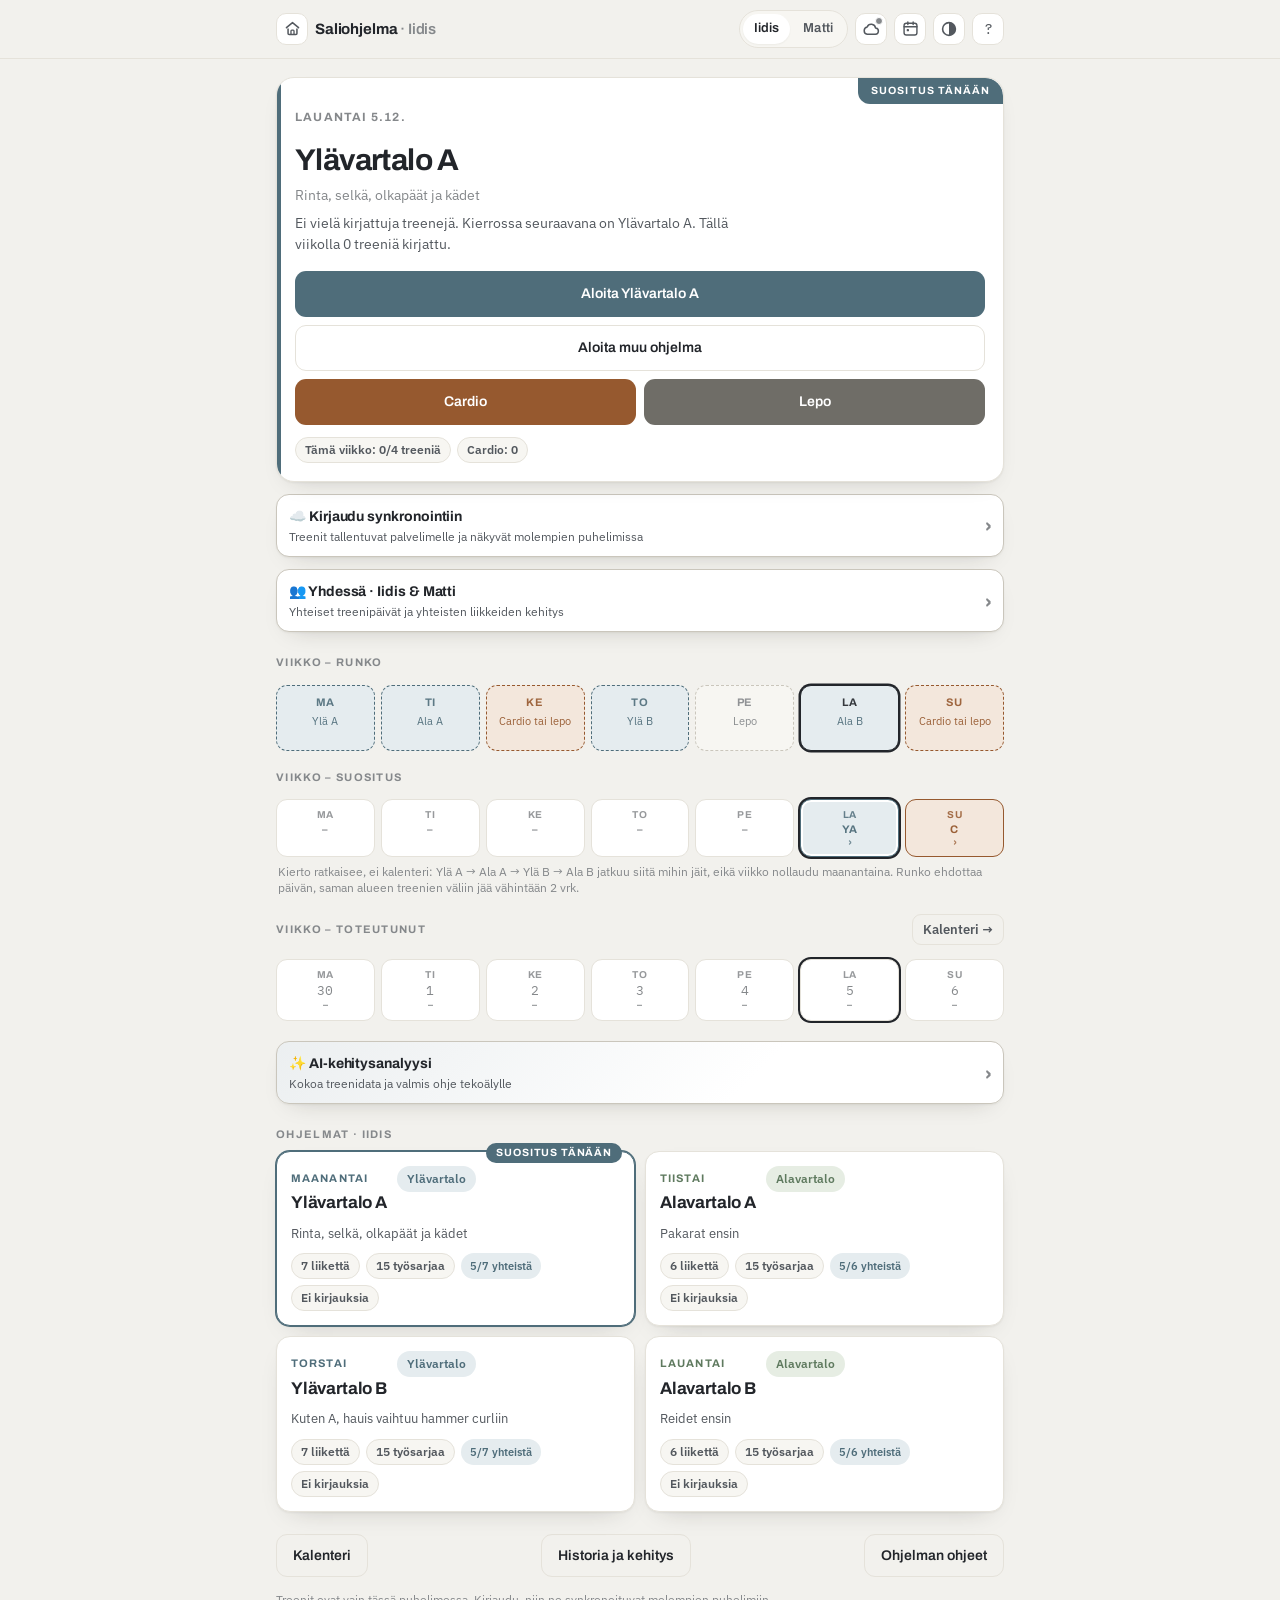
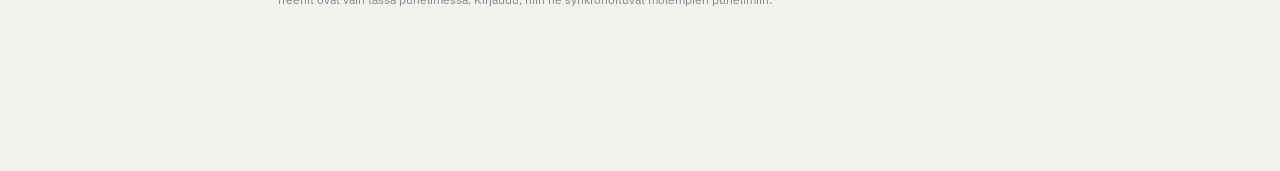
<file: Saliohjelma-offline.html>
<!doctype html>
<html lang="fi">
<head>
<meta charset="utf-8">
<meta name="viewport" content="width=device-width, initial-scale=1, viewport-fit=cover">
<meta name="description" content="Iidiksen ja Matin salitreeniohjelmat: päivän suositus, sarjakohtainen kirjaus, kalenteri ja kehityskäyrät.">
<meta name="theme-color" content="#22252A">
<meta name="mobile-web-app-capable" content="yes">
<meta name="apple-mobile-web-app-capable" content="yes">
<meta name="apple-mobile-web-app-title" content="Saliohjelma">
<style>
  :root{
    color-scheme: light dark;
    padding-top: env(safe-area-inset-top, 0px);
    padding-bottom: env(safe-area-inset-bottom, 0px);
  }
  body{margin:0;font-family:system-ui,-apple-system,"Segoe UI",Roboto,sans-serif;font-size:14px;background:#F2F1ED}
  img{max-width:100%}
  [hidden]{display:none!important}
</style>
</head>
<body>
<title>Saliohjelma 9.0</title>
<link rel="preconnect" href="https://fonts.googleapis.com">
<link rel="preconnect" href="https://fonts.gstatic.com" crossorigin>
<link rel="stylesheet" href="https://fonts.googleapis.com/css2?family=Archivo:wght@600;700&family=IBM+Plex+Mono:wght@500;600&family=IBM+Plex+Sans:wght@400;500;600&family=Josefin+Sans:wght@400;600;700&family=Poiret+One&display=swap">
<style>
  :root{
    --bg:#F2F1ED;
    --surface:#FFFFFF;
    --surface-2:#F7F6F2;
    --line:#E5E2DA;
    --line-2:#CAC6BC;
    --ink:#22252A;
    --ink-2:#53585E;
    --ink-3:#85888B;
    --up:#4F6D7A;
    --up-soft:#E5ECEF;
    --low:#5F7A5F;
    --low-soft:#E6EDE3;
    --ok:#4A7A52;
    --ok-soft:#E4EFE3;
    --warn:#8E6A28;
    --warn-soft:#F5EDDC;
    --bad:#A55146;
    --on-acc:#FFFFFF;--rest:#6F6D67;--cardio:#96592F;--cardio-soft:#F3E7DC;
    --shadow:0 1px 2px rgba(34,30,22,.05), 0 10px 26px -16px rgba(34,30,22,.28);
    --r:14px;
    --font-d:'Archivo','Helvetica Neue',Arial,sans-serif;
    --font-b:'IBM Plex Sans','Helvetica Neue',Arial,sans-serif;
    --font-m:'IBM Plex Mono','SFMono-Regular',Consolas,monospace;
  }
  @media (prefers-color-scheme: dark){
    :root:not([data-theme="light"]){
      --bg:#0D1015;
      --surface:#161B22;
      --surface-2:#1D232C;
      --line:#2A313C;
      --line-2:#3A4351;
      --ink:#E7EBF1;
      --ink-2:#AAB4C1;
      --ink-3:#7D8895;
      --up:#9B95FF;
      --up-soft:#232244;
      --low:#3FC7B4;
      --low-soft:#123430;
      --ok:#5CCB8E;
      --ok-soft:#14301F;
      --warn:#E0A44A;
      --warn-soft:#332616;
      --bad:#F0837C;
      --on-acc:#0D1015;--rest:#8D97A8;--cardio:#E8A94E;--cardio-soft:#3A2A12;
      --shadow:0 1px 2px rgba(0,0,0,.4), 0 10px 30px -14px rgba(0,0,0,.7);
    }
  }
  :root[data-theme="dark"]{
    --bg:#0D1015;
    --surface:#161B22;
    --surface-2:#1D232C;
    --line:#2A313C;
    --line-2:#3A4351;
    --ink:#E7EBF1;
    --ink-2:#AAB4C1;
    --ink-3:#7D8895;
    --up:#9B95FF;
    --up-soft:#232244;
    --low:#3FC7B4;
    --low-soft:#123430;
    --ok:#5CCB8E;
    --ok-soft:#14301F;
    --warn:#E0A44A;
    --warn-soft:#332616;
    --bad:#F0837C;
    --on-acc:#0D1015;--rest:#8D97A8;--cardio:#E8A94E;--cardio-soft:#3A2A12;
    --shadow:0 1px 2px rgba(0,0,0,.4), 0 10px 30px -14px rgba(0,0,0,.7);
  }

  html,body{height:100%}
  body{
    margin:0;
    background:var(--bg);
    color:var(--ink);
    font-family:var(--font-b);
    font-size:15px;
    line-height:1.5;
    -webkit-text-size-adjust:100%;
  }
  *{box-sizing:border-box}
  button{font:inherit;color:inherit;cursor:pointer}
  input,select{font:inherit;color:inherit}
  a{color:var(--up)}
  :focus-visible{outline:2px solid var(--up);outline-offset:2px;border-radius:6px}

  .wrap{max-width:760px;margin:0 auto;padding-inline:16px;padding-block:0 150px}

  /* ---------- top bar ---------- */
  .topbar{
    position:sticky;top:env(safe-area-inset-top, 0px);z-index:30;
    background:color-mix(in srgb, var(--bg) 88%, transparent);
    backdrop-filter:blur(10px);
    border-bottom:1px solid var(--line);
  }
  .topbar-in{max-width:760px;margin:0 auto;padding:10px 16px;display:flex;align-items:center;gap:7px}
  .brand{font-family:var(--font-d);font-weight:700;font-size:15px;letter-spacing:-.01em;margin:0 6px 0 0;flex:1;min-width:0;
    white-space:nowrap;overflow:hidden;text-overflow:ellipsis}
  .brand span{color:var(--ink-3);font-weight:600}
  .seg{display:flex;background:var(--surface-2);border:1px solid var(--line);border-radius:999px;padding:3px;gap:2px}
  .seg button{
    border:0;background:transparent;border-radius:999px;padding:5px 11px;font-size:13px;font-weight:600;
    color:var(--ink-2);font-family:var(--font-d);letter-spacing:.01em;
  }
  .seg button[aria-pressed="true"]{background:var(--surface);color:var(--ink);box-shadow:var(--shadow)}
  .iconbtn{
    border:1px solid var(--line);background:var(--surface);border-radius:10px;width:32px;height:32px;
    display:grid;place-items:center;color:var(--ink-2);flex:none;
  }

  .pdot{display:inline-block;width:9px;height:9px;border-radius:50%;margin-right:5px;vertical-align:baseline;flex:none}
  .toglegend{display:flex;flex-wrap:wrap;gap:14px;padding:4px 6px 8px;font-size:13px;color:var(--ink-2)}
  .toglegend b{color:var(--ink);font-weight:600;margin-left:2px}
  .togbtn{margin-top:10px}
  .togtable{padding:4px 0}
  .togrow{display:grid;grid-template-columns:minmax(0,1.3fr) minmax(0,1fr) minmax(0,1fr);gap:8px;align-items:center;
    width:100%;text-align:left;padding:9px 14px;border:0;border-bottom:1px solid var(--line);background:none;color:var(--ink);font:inherit;font-size:13px}
  .togrow:last-child{border-bottom:0}
  .togrow.on{background:var(--surface-2)}
  .togrow span{min-width:0;overflow:hidden;text-overflow:ellipsis}
  .togrow small{display:block;font-size:11px;color:var(--ink-3)}
  .togrow.tghead{font-size:11px;color:var(--ink-3);font-weight:600;letter-spacing:.04em;cursor:default}
  .togday{padding:12px 14px;border-bottom:1px solid var(--line)}
  .togday:last-child{border-bottom:0}
  .togday .det{font-size:12.5px;color:var(--ink-2);margin:4px 0 6px}
  #togchart{position:relative}
  .invcode{font-size:30px;font-weight:700;letter-spacing:.22em;text-align:center;padding:14px 8px;margin:10px 0 12px;
    border:1.5px dashed var(--line-2);border-radius:12px;background:var(--surface-2);color:var(--ink)}
  .syncbtn{position:relative}
  .syncbtn .sdot{position:absolute;right:3px;top:3px;width:8px;height:8px;border-radius:50%;
    background:var(--ink-3);border:1.5px solid var(--surface)}
  .syncbtn[data-state="synced"] .sdot{background:#2E9E5B}
  .syncbtn[data-state="connecting"] .sdot,.syncbtn[data-state="loading"] .sdot{background:#D9A21B}
  .syncbtn[data-state="offline"] .sdot{background:#D9A21B}
  .syncbtn[data-state="signedout"] .sdot{background:var(--ink-3)}
  .syncbtn[data-state="denied"] .sdot,.syncbtn[data-state="error"] .sdot{background:#D0453A}

  /* ---------- generic pieces ---------- */
  .eyebrow{
    font-family:var(--font-d);font-size:11px;font-weight:700;letter-spacing:.12em;text-transform:uppercase;
    color:var(--ink-3);margin:0 0 8px;
  }
  h2.sec{font-family:var(--font-d);font-size:17px;font-weight:700;letter-spacing:-.01em;margin:0 0 10px}
  .card{background:var(--surface);border:1px solid var(--line);border-radius:var(--r);box-shadow:var(--shadow)}
  .mono{font-family:var(--font-m);font-variant-numeric:tabular-nums}
  .muted{color:var(--ink-3)}
  .chip{
    display:inline-flex;align-items:center;gap:5px;border-radius:999px;padding:3px 9px;font-size:12px;font-weight:600;
    background:var(--surface-2);color:var(--ink-2);border:1px solid var(--line);white-space:nowrap;
  }
  .chip.up{background:var(--up-soft);color:var(--up);border-color:transparent}
  .chip.low{background:var(--low-soft);color:var(--low);border-color:transparent}
  .chip.cardio{background:var(--cardio-soft);color:var(--cardio);border-color:transparent}
  .chip.shared{background:var(--up-soft);color:var(--up);border-color:transparent;font-size:11px;padding:2px 8px}
  .chip.pair{background:transparent;color:var(--ink-3);border:1px dashed var(--line-2);font-size:11px;padding:2px 8px}
  .chip.ok{background:var(--ok-soft);color:var(--ok);border-color:transparent}
  .chip.warn{background:var(--warn-soft);color:var(--warn);border-color:transparent}
  .btn{
    border:1px solid var(--line-2);background:var(--surface);border-radius:11px;padding:10px 16px;
    font-family:var(--font-d);font-weight:600;font-size:14px;
  }
  .btn.primary{background:var(--ink);color:var(--bg);border-color:var(--ink)}
  .btn.accent{background:var(--acc,var(--up));color:var(--on-acc);border-color:transparent}
  .btn.ghost{background:transparent;border-color:var(--line)}
  .btn:disabled{opacity:.45;cursor:not-allowed}
  .row{display:flex;align-items:center;gap:10px}
  .spread{justify-content:space-between}

  /* ---------- today hero ---------- */
  .today{
    margin-top:18px;padding:18px;border-radius:18px;position:relative;overflow:hidden;
    background:var(--surface);border:1px solid var(--line);box-shadow:var(--shadow);
  }
  .today::before{content:"";position:absolute;inset:0 auto 0 0;width:4px;background:var(--acc,var(--up))}
  .today .date{font-family:var(--font-d);font-size:12px;font-weight:700;letter-spacing:.1em;text-transform:uppercase;color:var(--ink-3)}
  .today h1{font-family:var(--font-d);font-size:clamp(23px,6vw,30px);font-weight:700;letter-spacing:-.02em;margin:6px 0 2px;text-wrap:balance}
  .today .why{color:var(--ink-2);font-size:14px;margin:8px 0 0;max-width:60ch}
  .today .acts{display:grid;grid-template-columns:1fr 1fr;gap:8px;margin-top:16px}
  .today .acts .actbtn{padding:13px 14px;text-align:center;font-size:14px;line-height:1.25;min-height:46px}
  .today .acts .wide{grid-column:1 / -1}
  .todayflag{
    position:absolute;top:0;right:0;background:var(--acc);color:var(--on-acc);
    border-radius:0 18px 0 12px;padding:5px 13px 6px;
    font-family:var(--font-d);font-size:10.5px;font-weight:700;letter-spacing:.1em;text-transform:uppercase;
  }
  .today h1{padding-right:96px}
  .pmark{width:10px;height:34px;border-radius:5px;flex:none;display:block}
  .btn.cardio{background:var(--cardio);color:var(--on-acc);border-color:transparent}
  .btn.rest{background:var(--rest);color:var(--on-acc);border-color:transparent}
  .badgeline{display:flex;flex-wrap:wrap;gap:6px;margin-top:12px}
  .resume{
    display:flex;align-items:center;gap:11px;width:100%;text-align:left;margin-top:16px;
    background:var(--warn-soft);border:1.5px solid var(--warn);border-radius:13px;padding:11px 12px;color:var(--ink);
  }
  .resume b{font-family:var(--font-d);font-size:14px;font-weight:700;display:block;letter-spacing:-.005em}
  .resume small{display:block;font-size:12px;line-height:1.35;color:var(--ink-2);margin-top:2px}
  .resume .live{
    width:10px;height:10px;border-radius:50%;background:var(--warn);flex:none;
    box-shadow:0 0 0 0 var(--warn);animation:livepulse 1.8s ease-out infinite;
  }
  .resume .chev{margin-left:auto;color:var(--warn);font-size:20px;font-weight:700;line-height:1;flex:none}
  @keyframes livepulse{
    0%{box-shadow:0 0 0 0 color-mix(in srgb, var(--warn) 55%, transparent)}
    70%{box-shadow:0 0 0 9px color-mix(in srgb, var(--warn) 0%, transparent)}
    100%{box-shadow:0 0 0 0 color-mix(in srgb, var(--warn) 0%, transparent)}
  }
  @media (prefers-reduced-motion: reduce){.resume .live{animation:none}}

  .lastbtn{
    display:flex;align-items:center;gap:11px;width:100%;text-align:left;margin-top:12px;
    background:var(--surface);border:1px solid var(--line-2);border-radius:13px;padding:11px 12px;
    color:var(--ink);box-shadow:var(--shadow);cursor:pointer;
    transition:border-color .12s ease, transform .12s ease;
  }
  .lastbtn:active{transform:scale(.995)}
  .lastbtn b{font-family:var(--font-d);font-size:14px;font-weight:700;display:block;letter-spacing:-.005em}
  .lastbtn small{display:block;font-size:12px;line-height:1.35;color:var(--ink-2);margin-top:2px}
  .lastbtn .chev{margin-left:auto;color:var(--ink-3);font-size:20px;font-weight:700;line-height:1;flex:none}
  .lastbtn .mdot{width:12px;height:12px}
  body[data-skin="deco"] .lastbtn{border-radius:4px}

  .bkopts{display:flex;flex-direction:column;gap:4px;margin-top:12px}
  .bkopts .btn{width:100%;padding:12px 14px}
  .bkopts a.btn{display:block;text-align:center;text-decoration:none;color:var(--ink)}
  .bkopts a.btn.accent{color:var(--on-acc)}
  .bkhint{font-size:12px;color:var(--ink-3);margin:2px 2px 10px;line-height:1.4}

  .aibtn{margin-top:20px;
    background:linear-gradient(135deg, color-mix(in srgb, var(--up) 11%, var(--surface)), var(--surface) 65%)}
  .aibtn b{font-size:14px}
  textarea.pick.aitext{
    font-family:var(--font-m);font-size:11.5px;line-height:1.5;white-space:pre-wrap;word-break:break-word;
    height:36vh;min-height:200px;overflow:auto;resize:vertical;margin-top:12px;
  }
  .aiacts{display:grid;grid-template-columns:1fr 1fr;gap:8px;margin-top:12px}
  .aiacts .btn{padding:11px 10px;font-size:13.5px}
  .aiacts .btn:first-child{grid-column:1 / -1}

  /* ---------- week strip ---------- */
  .week{display:grid;grid-template-columns:repeat(7,minmax(0,1fr));gap:6px;margin-top:14px}
  .wd{
    background:var(--surface);border:1px solid var(--line);border-radius:11px;padding:8px 4px;text-align:center;
    display:flex;flex-direction:column;align-items:center;gap:5px;min-width:0;font:inherit;color:inherit;
    cursor:pointer;transition:border-color .12s ease, transform .12s ease;
  }
  .wd{cursor:default}
  .wd b{color:var(--ink-3)}
  .wd.planday{background:var(--ks);border:1.5px dashed var(--k);}
  .wd.planday b{color:var(--k);opacity:.9}
  .wd.planday .plan{color:var(--k);opacity:.95}
  .wd.planday.k-rest{background:var(--surface-2);border-color:var(--line-2)}
  .wd.planday.k-rest b,
  .wd.planday.k-rest .plan{color:var(--ink-3)}
  .wd.planday.is-today{border-style:solid;box-shadow:0 0 0 1.5px var(--ink);border-color:var(--ink)}
  .wd.planday.is-today b{color:var(--ink)}
  .calday.wd2{
    aspect-ratio:auto;padding:7px 3px 9px;gap:2px;border-radius:11px;
  }
  .calday.wd2 b{font-family:var(--font-d);font-size:10px;font-weight:700;letter-spacing:.06em;text-transform:uppercase;opacity:.85}
  .calday.wd2 .dn{font-size:13px;line-height:1.1}
  .calday.wd2.has .dn{font-size:14px}
  .calday.wd2 .code{font-size:10px;min-height:11px}
  .calday.wd2.sugg{background:var(--ks);border-color:var(--k);color:var(--k);cursor:default}
  .calday.wd2.sugg b{color:var(--k);opacity:.85}
  .calday.wd2.sugg .code{font-size:11px;font-weight:700}
  .calday.wd2.sugg .sstate{font-size:9.5px;line-height:1;opacity:.75;min-height:10px}
  .calday.wd2.sugg.isempty{background:var(--surface);border-color:var(--line);color:var(--ink-3)}
  .calday.wd2.sugg.isempty b{color:var(--ink-3)}
  .calday.wd2.sugg.isdone{border-style:solid;opacity:.95}
  body[data-skin="mono"] .calday.wd2.sugg{background:var(--surface-2);color:var(--ink);border-color:var(--line-2)}
  body[data-skin="mono"] .calday.wd2.sugg b{color:var(--ink-2)}
  body[data-skin="mono"] .calday.wd2.sugg.k-gym{border-color:var(--ink);color:var(--ink)}
  body[data-skin="mono"] .calday.wd2.sugg.k-cardio{background:var(--cardio-soft);border-color:var(--red);color:var(--red)}
  body[data-skin="mono"] .calday.wd2.sugg.k-cardio b{color:var(--red)}
  .eyerow{display:flex;align-items:center;justify-content:space-between;gap:10px;margin-bottom:8px}
  .wd b{font-family:var(--font-d);font-size:11px;letter-spacing:.06em;text-transform:uppercase;color:var(--ink-3);font-weight:700}
  .wd .plan{font-size:11px;line-height:1.25;color:var(--ink-2);min-height:2.4em;overflow-wrap:break-word}
  .wd .dot{width:7px;height:7px}
  .wd.is-today{border-color:var(--ink);box-shadow:0 0 0 1px var(--ink)}
  .wd.is-today b{color:var(--ink)}

  /* ---------- program grid ---------- */
  .grid{display:grid;grid-template-columns:repeat(auto-fit,minmax(240px,1fr));gap:10px}
  .pcard{
    text-align:left;width:100%;background:var(--surface);border:1px solid var(--line);border-radius:var(--r);
    padding:14px;display:flex;flex-direction:column;gap:8px;box-shadow:var(--shadow);position:relative;
    transition:transform .12s ease, border-color .12s ease;
  }
  .pcard:hover{transform:translateY(-1px);border-color:var(--line-2)}
  .pcard .top{display:flex;align-items:flex-start;justify-content:space-between;gap:10px}
  .pcard .day{font-family:var(--font-d);font-size:11px;font-weight:700;letter-spacing:.1em;text-transform:uppercase;color:var(--acc)}
  .pcard h3{font-family:var(--font-d);font-size:17px;font-weight:700;letter-spacing:-.01em;margin:2px 0 0}
  .pcard .sub{font-size:13px;color:var(--ink-2);margin:0}
  .pcard .meta{display:flex;flex-wrap:wrap;gap:6px;margin-top:2px}
  .pcard.rec{border-color:var(--acc);box-shadow:0 0 0 1px var(--acc), var(--shadow)}
  .recflag{
    position:absolute;top:-9px;right:12px;background:var(--acc);color:var(--on-acc);border-radius:999px;padding:2px 10px;
    font-family:var(--font-d);font-size:10.5px;font-weight:700;letter-spacing:.08em;text-transform:uppercase;
  }

  /* ---------- program detail ---------- */
  .phead{margin-top:16px}
  .phead .back{border:0;background:transparent;padding:0;color:var(--ink-3);font-size:13px;font-weight:600;display:inline-flex;gap:6px;align-items:center}
  .phead h1{font-family:var(--font-d);font-size:clamp(22px,5.5vw,28px);font-weight:700;letter-spacing:-.02em;margin:10px 0 4px}
  .note{
    margin-top:12px;background:var(--surface-2);border:1px solid var(--line);border-left:3px solid var(--acc);
    border-radius:10px;padding:10px 12px;font-size:13px;color:var(--ink-2);
  }
  .exlist{display:flex;flex-direction:column;gap:10px;margin-top:14px}
  .ex{background:var(--surface);border:1px solid var(--line);border-radius:var(--r);box-shadow:var(--shadow);overflow:hidden}
  .ex-h{display:flex;gap:10px;padding:13px 14px 10px;align-items:flex-start}
  .ex-n{
    font-family:var(--font-m);font-size:12px;font-weight:600;color:var(--acc);background:var(--surface-2);
    border-radius:8px;width:26px;height:26px;display:grid;place-items:center;flex:none;margin-top:1px;
  }
  .ex-t{flex:1;min-width:0}
  .ex-t h3{font-family:var(--font-d);font-size:15.5px;font-weight:600;margin:0;letter-spacing:-.005em;line-height:1.3}
  .ex-t .prog{font-size:12.5px;color:var(--ink-3);margin-top:3px;display:flex;flex-wrap:wrap;gap:8px;align-items:center}
  .infobtn{border:1px solid var(--line);background:var(--surface-2);border-radius:8px;width:26px;height:26px;flex:none;
    display:grid;place-items:center;font-size:12px;color:var(--ink-3);font-weight:700}
  .tip{margin:0 14px 10px;padding:9px 11px;background:var(--surface-2);border-radius:9px;font-size:13px;color:var(--ink-2)}
  .sets{padding:0 10px 10px;display:flex;flex-direction:column;gap:9px}
  .setblock{border-bottom:1px dashed var(--line);padding-bottom:8px}
  .setblock:last-child{border-bottom:0;padding-bottom:0}
  .setrow{display:grid;grid-template-columns:20px 1fr 74px 38px;gap:6px;align-items:center}
  .setmeta{display:flex;flex-wrap:wrap;align-items:center;gap:6px;padding:4px 0 0 26px}
  .setmeta .tgt{font-size:11px;color:var(--ink-3);flex:1;min-width:150px;line-height:1.35}
  .rirrow{display:flex;align-items:center;gap:3px}
  .rirrow .rlab{font-size:10px;letter-spacing:.06em;text-transform:uppercase;color:var(--ink-3);
    font-family:var(--font-d);font-weight:700;margin-right:3px}
  .rirbtn{
    border:1px solid var(--line);background:var(--surface-2);border-radius:7px;min-width:28px;height:28px;
    font-family:var(--font-m);font-size:12px;font-weight:600;color:var(--ink-2);padding:0 5px;
  }
  .rirbtn[aria-pressed="true"]{background:var(--ink);color:var(--bg);border-color:var(--ink)}
  /* ennätysmerkintä liikkeen kohdalla – aina kultainen */
  :root{
    --gold-1:#E7C867;--gold-2:#C9A227;--gold-3:#8C6D14;
    --silver-1:#EDF1F4;--silver-2:#B4BDC6;--silver-3:#5F6A74;
    --bronze-1:#E9BC93;--bronze-2:#C0824F;--bronze-3:#7A4A24;
    --m1:var(--gold-1);--m2:var(--gold-2);--m3:var(--gold-3);--mrgb:201,162,39;
  }
  .prbadge{
    display:flex;align-items:center;gap:12px;margin-top:9px;padding:10px 13px;
    background:linear-gradient(135deg, rgba(var(--mrgb),.20), rgba(var(--mrgb),.07));
    border:1px solid rgba(var(--mrgb),.60);
    border-radius:13px;box-shadow:0 6px 20px -14px rgba(var(--mrgb),.9), inset 0 1px 0 rgba(255,255,255,.18);
  }
  .prbadge.silver{--m1:var(--silver-1);--m2:var(--silver-2);--m3:var(--silver-3);--mrgb:150,162,173}
  .prbadge.bronze{--m1:var(--bronze-1);--m2:var(--bronze-2);--m3:var(--bronze-3);--mrgb:192,130,79}
  .prbadge.none{--m1:var(--line-2);--m2:var(--ink-3);--m3:var(--ink-3);--mrgb:140,148,158}
  .prstars{display:flex;align-items:center;gap:2px;flex:none;line-height:1}
  .prstars i{
    font-style:normal;font-size:14px;
    background:linear-gradient(180deg,var(--m1),var(--m2) 55%,var(--m3));
    -webkit-background-clip:text;background-clip:text;-webkit-text-fill-color:transparent;
    filter:drop-shadow(0 1px 1px rgba(90,70,10,.35));
  }
  .prstars i.mid{font-size:20px;margin-top:-3px}
  .prtext{display:flex;flex-direction:column;min-width:0;gap:1px}
  .prlabel{
    font-family:var(--font-d);font-size:10px;font-weight:700;letter-spacing:.14em;text-transform:uppercase;
    color:var(--m3);
  }
  .prval{font-size:19px;font-weight:600;line-height:1.15;letter-spacing:-.01em;color:var(--ink)}
  .prprev{font-size:11px;color:var(--ink-3);line-height:1.35}
  .mdot{display:inline-block;width:10px;height:10px;border-radius:50%;vertical-align:middle;
    background:linear-gradient(180deg,var(--gold-1),var(--gold-3));flex:none}
  .mdot.silver{background:linear-gradient(180deg,var(--silver-1),var(--silver-3))}
  .mdot.bronze{background:linear-gradient(180deg,var(--bronze-1),var(--bronze-3))}
  .encbox{
    background:linear-gradient(135deg, rgba(150,162,173,.20), rgba(150,162,173,.07));
    border:1px solid rgba(150,162,173,.5);border-radius:13px;padding:11px 13px;margin-bottom:14px;
    font-size:13px;color:var(--ink-2);
  }
  .prbadge.pop{animation:prpop .5s cubic-bezier(.2,1.3,.4,1)}
  @keyframes prpop{
    0%{transform:scale(.94);opacity:0}
    60%{transform:scale(1.02);opacity:1}
    100%{transform:scale(1)}
  }
  @media (prefers-reduced-motion: reduce){.prbadge.pop{animation:none}}
  @media (prefers-color-scheme: dark){
    :root:not([data-theme="light"]) .prlabel{color:var(--m1)}
    :root:not([data-theme="light"]) .prbox-h{color:var(--gold-1)}
  }
  :root[data-theme="dark"] .prlabel{color:var(--m1)}
  :root[data-theme="dark"] .prbox-h{color:var(--gold-1)}
  body[data-skin="dark"] .prlabel, body[data-skin="neon"] .prlabel{color:var(--m1)}
  body[data-skin="dark"] .prbox-h, body[data-skin="neon"] .prbox-h{color:var(--gold-1)}
  body[data-skin="light"] .prlabel, body[data-skin="deco"] .prlabel,
  body[data-skin="nature"] .prlabel, body[data-skin="mono"] .prlabel{color:var(--m3)}
  body[data-skin="light"] .prbox-h, body[data-skin="deco"] .prbox-h,
  body[data-skin="nature"] .prbox-h, body[data-skin="mono"] .prbox-h{color:var(--gold-3)}
  body[data-skin="neon"] .prbadge{box-shadow:0 0 30px -14px rgba(231,200,103,.9)}
  body[data-skin="deco"] .prbadge{border-radius:4px}
  body[data-skin="deco"] .prmedal{border-radius:2px}

  /* ennätykset yhteenvedossa */
  .prbox{
    background:linear-gradient(135deg, rgba(201,162,39,.20), rgba(201,162,39,.07));
    border:1px solid rgba(201,162,39,.55);
    border-radius:13px;padding:12px 14px;margin-bottom:16px;
  }
  .prbox-h{
    display:flex;align-items:center;gap:7px;font-family:var(--font-d);font-size:11px;font-weight:700;
    letter-spacing:.14em;text-transform:uppercase;color:var(--gold-3);margin-bottom:8px;
  }
  .prbox-h .prstars i{font-size:13px}
  .prbox-h .prstars i.mid{font-size:17px}
  .prbox-row{display:flex;align-items:center;justify-content:space-between;gap:12px;padding:5px 0}
  .prbox-row + .prbox-row{border-top:1px solid rgba(201,162,39,.30)}
  .prbox-name{font-size:13.5px;font-weight:600;min-width:0}
  .prbox-name small{display:block;font-weight:400;font-size:11px;color:var(--ink-3);margin-top:1px}
  .prbox-row b{font-size:17px;font-weight:600;white-space:nowrap;color:var(--ink)}
  .setrow .sn{font-family:var(--font-m);font-size:12px;color:var(--ink-3);text-align:center}
  .kgfield{display:flex;align-items:center;background:var(--surface-2);border:1px solid var(--line);border-radius:10px;overflow:hidden}
  .kgfield button{border:0;background:transparent;width:32px;height:38px;color:var(--ink-3);font-size:17px;font-weight:600;flex:none}
  .kgfield button:active{background:var(--line)}
  .kgfield input{
    border:0;background:transparent;width:100%;min-width:0;text-align:center;height:38px;
    font-family:var(--font-m);font-size:15px;font-weight:600;font-variant-numeric:tabular-nums;
  }
  .kgfield .unit{font-size:11px;color:var(--ink-3);padding-right:8px;font-weight:600}
  .numfield{
    background:var(--surface-2);border:1px solid var(--line);border-radius:10px;height:38px;display:flex;align-items:center;
  }
  .numfield input{border:0;background:transparent;width:100%;min-width:0;text-align:center;height:36px;
    font-family:var(--font-m);font-size:15px;font-weight:600;font-variant-numeric:tabular-nums}
  .numfield select{border:0;background:transparent;width:100%;height:36px;text-align:center;font-size:13px;font-family:var(--font-m)}
  input[type=number]{-moz-appearance:textfield;appearance:textfield}
  input[type=number]::-webkit-outer-spin-button,input[type=number]::-webkit-inner-spin-button{-webkit-appearance:none;margin:0}
  .donebtn{
    width:34px;height:38px;border-radius:10px;border:1px solid var(--line);background:var(--surface-2);
    display:grid;place-items:center;color:var(--ink-3);font-size:15px;font-weight:700;
  }
  .donebtn[aria-pressed="true"]{background:var(--ok-soft);border-color:transparent;color:var(--ok)}
  .setlabels{display:grid;grid-template-columns:20px 1fr 74px 38px;gap:6px;padding:0 10px 4px}
  .setlabels span{font-size:10.5px;letter-spacing:.08em;text-transform:uppercase;color:var(--ink-3);font-weight:700;font-family:var(--font-d);text-align:center}
  .setlabels span:nth-child(2){text-align:left;padding-left:6px}
  .ex-f{display:flex;gap:8px;padding:0 14px 12px;align-items:center;flex-wrap:wrap}
  .minibtn{border:1px solid var(--line);background:transparent;border-radius:9px;padding:5px 10px;font-size:12.5px;font-weight:600;color:var(--ink-2)}
  .lastchip{border:1px dashed var(--line-2);background:transparent;border-radius:999px;padding:3px 10px;font-size:12px;color:var(--ink-2);font-family:var(--font-m)}
  .bestchip{
    display:inline-flex;align-items:center;border-radius:999px;padding:3px 10px;font-size:11.5px;
    background:linear-gradient(135deg, rgba(201,162,39,.18), rgba(201,162,39,.07));
    border:1px solid rgba(201,162,39,.45);color:var(--ink-2);
  }
  .advice{font-size:12.5px;font-weight:600;display:inline-flex;align-items:center;gap:5px}
  .advice.up{color:var(--ok)}
  .advice.down{color:var(--warn)}
  .advice.hold{color:var(--ink-3)}

  /* ---------- bottom bar ---------- */
  .bottom{
    position:fixed;left:0;right:0;bottom:0;z-index:40;
    background:color-mix(in srgb, var(--surface) 92%, transparent);
    backdrop-filter:blur(12px);border-top:1px solid var(--line);
    padding:10px 16px calc(10px + env(safe-area-inset-bottom, 0px));
  }
  .bottom-in{max-width:760px;margin:0 auto;display:flex;align-items:center;gap:8px;flex-wrap:wrap}
  .bottom-in .backbtn{padding:10px 12px;white-space:nowrap}
  .barhide{
    border:1px solid var(--line);background:var(--surface);border-radius:9px;width:30px;height:30px;
    display:grid;place-items:center;color:var(--ink-3);font-size:13px;flex:none;order:-2;
  }
  .savewrap{margin-top:18px}
  .savebig{width:100%;padding:15px 18px;font-size:15px}
  .bottom-in .timer{order:-1;flex-basis:100%}
  .timer{
    display:flex;align-items:center;gap:8px;background:var(--surface-2);border:1px solid var(--line);
    border-radius:11px;padding:6px 10px;flex:1;min-width:0;
  }
  .timer .t{font-family:var(--font-m);font-size:18px;font-weight:600;font-variant-numeric:tabular-nums}
  .timer .bar{flex:1;height:4px;border-radius:2px;background:var(--line);overflow:hidden;min-width:20px}
  .timer .bar i{display:block;height:100%;background:var(--acc,var(--up));width:0%}
  .timer.zero .t{color:var(--ok)}

  /* ---------- history / progress ---------- */
  .tabs{display:flex;gap:6px;margin:16px 0 12px}
  .tabs button{border:1px solid var(--line);background:var(--surface);border-radius:999px;padding:6px 14px;font-size:13px;font-weight:600;font-family:var(--font-d)}
  .tabs button[aria-pressed="true"]{background:var(--ink);color:var(--bg);border-color:var(--ink)}
  .hitem{display:flex;gap:12px;padding:12px 14px;border-bottom:1px solid var(--line);align-items:flex-start}
  .hitem:last-child{border-bottom:0}
  .hitem .hd{font-family:var(--font-m);font-size:12px;color:var(--ink-3);width:62px;flex:none;padding-top:2px}
  .hitem h4{font-family:var(--font-d);font-size:14.5px;margin:0;font-weight:600}
  .hitem .det{font-size:12.5px;color:var(--ink-2);margin-top:3px;line-height:1.45}
  .phist{border-bottom:1px solid var(--line)}
  .phist:last-child{border-bottom:0}
  .phist summary{
    display:flex;align-items:center;gap:10px;padding:11px 14px;cursor:pointer;list-style:none;
  }
  .phist summary::-webkit-details-marker{display:none}
  .phist summary::after{content:"▾";margin-left:auto;color:var(--ink-3);font-size:11px;transition:transform .15s ease}
  .phist[open] summary::after{transform:rotate(180deg)}
  .phist .ptitle{font-size:13px;color:var(--ink-2);min-width:0;overflow:hidden;text-overflow:ellipsis;white-space:nowrap}
  .phist .pbody{padding:0 14px 12px;display:flex;flex-direction:column;gap:6px}
  .chartbox{position:relative;padding:12px 6px 6px}
  .stats{display:grid;grid-template-columns:repeat(auto-fit,minmax(150px,1fr));gap:8px}
  .stat{background:var(--surface);border:1px solid var(--line);border-radius:12px;padding:12px 14px;box-shadow:var(--shadow)}
  .stat b{display:block;font-size:24px;font-weight:600;line-height:1.1;letter-spacing:-.02em}
  .stat span{display:block;font-size:11.5px;color:var(--ink-3);margin-top:3px}
  body[data-skin="deco"] .stat{border-radius:4px}
  body[data-skin="neon"] .stat b{color:var(--silver);text-shadow:0 0 14px rgba(203,211,230,.45)}
  .tt{
    position:absolute;pointer-events:none;background:var(--surface);border:1px solid var(--line-2);border-radius:9px;
    padding:6px 9px;font-size:12px;box-shadow:var(--shadow);white-space:nowrap;transform:translate(-50%,-115%);z-index:5;
  }
  .pick{
    width:100%;background:var(--surface);border:1px solid var(--line);border-radius:11px;padding:10px 12px;font-size:14px;
    color:var(--ink);font-family:var(--font-b);
  }

  /* ---------- guide ---------- */
  .gsec{padding:14px}
  .gsec h3{font-family:var(--font-d);font-size:15px;margin:0 0 8px;font-weight:700}
  .gsec ul{margin:0;padding-left:18px;color:var(--ink-2);font-size:13.5px;display:flex;flex-direction:column;gap:5px}

  /* ---------- kalenteri ---------- */
  .calnav{display:flex;align-items:center;gap:10px;margin:16px 0 10px}
  .calnav b{font-family:var(--font-d);font-size:16px;font-weight:700;flex:1;text-align:center;letter-spacing:-.01em}
  .calgrid{display:grid;grid-template-columns:repeat(7,minmax(0,1fr));gap:5px}
  .calhead{margin-bottom:5px}
  .calhead span{text-align:center;font-family:var(--font-d);font-size:11px;font-weight:700;letter-spacing:.08em;
    text-transform:uppercase;color:var(--ink-3)}
  .calpad{display:block}
  .calday{
    aspect-ratio:1/1;border:1.5px solid var(--line);background:var(--surface);border-radius:11px;
    display:flex;flex-direction:column;align-items:center;justify-content:center;gap:3px;padding:2px;
    font-family:var(--font-m);font-size:13.5px;color:var(--ink-3);min-width:0;position:relative;overflow:hidden;
  }
  .calday:hover{border-color:var(--line-2)}
  .calday.has{font-weight:700}
  .calday.has .dn{font-size:15px;font-weight:700;line-height:1}
  .calday.is-today{box-shadow:inset 0 0 0 2px var(--surface), 0 0 0 2px var(--ink)}
  .calday .code{font-family:var(--font-d);font-size:10.5px;font-weight:700;letter-spacing:.05em;min-height:12px;line-height:1;opacity:.95}
  .calday.has{background:var(--k);border-color:var(--k);color:var(--on-acc)}
  .cstripe{position:absolute;left:0;right:0;bottom:0;display:flex;height:5px}
  .cstripe i{flex:1;display:block}
  .cstripe .s-gym{background:var(--up)}
  .cstripe .s-cardio{background:var(--cardio)}
  .cstripe .s-rest{background:var(--rest)}
  .callegend .sw{width:13px;height:13px;border-radius:4px;display:inline-block;flex:none;border:1px solid transparent}
  .callegend .s-gym{background:var(--up)}
  .callegend .s-cardio{background:var(--cardio)}
  .callegend .s-rest{background:var(--rest)}
  .cdots{display:flex;gap:3px;min-height:7px;align-items:center}
  .dot{width:6px;height:6px;border-radius:50%;background:var(--line-2);display:inline-block;flex:none}
  .dot.k-gym{background:var(--up)}
  .dot.k-cardio{background:var(--cardio)}
  .dot.k-rest{background:transparent;box-shadow:inset 0 0 0 1.5px var(--rest)}
  .callegend{display:flex;flex-wrap:wrap;gap:6px;margin-top:12px}
  .callegend .chip{gap:6px;font-size:11.5px}
  .daylist{display:flex;flex-direction:column;gap:10px}
  .dayitem{border:1px solid var(--line);border-radius:12px;padding:12px;background:var(--surface-2)}
  .dayitem b{font-family:var(--font-d);font-size:14.5px}
  .daylbl{display:block;font-size:11px;letter-spacing:.08em;text-transform:uppercase;color:var(--ink-3);
    font-family:var(--font-d);font-weight:700;margin-top:8px}
  .daylbl .pick{margin-top:4px;font-size:13.5px;padding:8px 10px}
  .minibtn.danger{color:var(--bad);border-color:var(--bad)}
  body[data-skin="deco"] .calday{border-radius:3px}
  body[data-skin="deco"] .dayitem{border-radius:4px}
  body[data-skin="nature"] .calday{border-radius:13px}
  body[data-skin="neon"] .calday.has{box-shadow:0 0 16px -10px var(--up)}
  body[data-skin="neon"] .calday.is-today{border-color:var(--up);box-shadow:0 0 0 1px var(--up), 0 0 22px -8px var(--up)}
  /* ---------- overlay ---------- */
  .ov{
    position:fixed;inset:0;z-index:60;background:rgba(10,13,18,.5);display:flex;padding:16px;
    overflow-y:auto;overscroll-behavior:contain;-webkit-overflow-scrolling:touch;
  }
  .sheet{
    background:var(--surface);border:1px solid var(--line);border-radius:18px;width:100%;max-width:440px;
    padding:18px;box-shadow:0 20px 60px -20px rgba(0,0,0,.6);
    margin:auto auto 0;
    max-height:calc(100vh - 32px);
    max-height:calc(100dvh - 32px);
    overflow-y:auto;-webkit-overflow-scrolling:touch;
  }
  .sheet > .sticky-cta{
    position:sticky;bottom:-18px;z-index:2;background:var(--surface);
    margin:8px -18px -18px;padding:10px 18px 18px;
  }
  .sheet > .sticky-cta .btn{width:100%}
  .sheet h3{font-family:var(--font-d);font-size:19px;margin:0 0 4px;font-weight:700;letter-spacing:-.01em}
  .sheet p{color:var(--ink-2);font-size:13.5px;margin:0 0 14px}
  .sumlist{display:flex;flex-direction:column;gap:7px;margin:0 0 16px}
  .sumrow{display:flex;justify-content:space-between;gap:10px;font-size:13px;border-bottom:1px solid var(--line);padding-bottom:6px}
  .sumrow:last-child{border-bottom:0}
  /* vanhan treenin tarkastelu */
  .stats.tight{grid-template-columns:repeat(auto-fit,minmax(92px,1fr))}
  .stats.tight .stat{padding:10px 11px}
  .stats.tight .stat b{font-size:20px}
  .stats.tight .stat span{font-size:10.5px}
  .hlink{cursor:pointer;-webkit-tap-highlight-color:transparent}
  .hlink:active{background:var(--surface-2)}
  .hlink .det{display:-webkit-box;-webkit-line-clamp:2;-webkit-box-orient:vertical;overflow:hidden}
  .hlink .go{margin-left:auto;align-self:center;flex:none;color:var(--ink-3);font-size:15px;line-height:1}
  .hlink:focus-visible{outline:2px solid var(--acc);outline-offset:-2px}
  .vnav{display:flex;justify-content:space-between;align-items:center;gap:8px;margin-top:12px}
  .vnav .minibtn{max-width:48%;overflow:hidden;text-overflow:ellipsis;white-space:nowrap}
  .vsess{margin-top:4px}
  .vex{padding:12px 0;border-bottom:1px solid var(--line)}
  .vex:first-child{padding-top:4px}
  .vex:last-child{border-bottom:0}
  .setlog{display:flex;flex-wrap:wrap;gap:6px;margin-top:8px}
  .setlog span{display:inline-flex;align-items:center;gap:5px;white-space:nowrap;
    font-family:var(--font-m);font-size:12.5px;padding:4px 9px;border-radius:9px;
    background:var(--surface-2);border:1px solid var(--line);color:var(--ink-2)}
  .setlog span i{font-style:normal;font-size:10px;color:var(--ink-3)}
  .setlog span.top{border-color:var(--ink-3);color:var(--ink);font-weight:600}
  .vex .prbadge{margin-top:10px}

  /* ============ TEEMAT ============ */
  /* Tokenit määritellään bodylle, jolloin ne voittavat :root-oletukset molemmissa järjestelmätiloissa. */

  body[data-skin="light"]{
    --bg:#F2F1ED;--surface:#FFFFFF;--surface-2:#F7F6F2;--line:#E5E2DA;--line-2:#CAC6BC;
    --ink:#22252A;--ink-2:#53585E;--ink-3:#85888B;
    --up:#4F6D7A;--up-soft:#E5ECEF;--low:#5F7A5F;--low-soft:#E6EDE3;
    --ok:#4A7A52;--ok-soft:#E4EFE3;--warn:#8E6A28;--warn-soft:#F5EDDC;--bad:#A55146;
    --on-acc:#FFFFFF;--rest:#6F6D67;--cardio:#96592F;--cardio-soft:#F3E7DC;--shadow:0 1px 2px rgba(34,30,22,.05), 0 10px 26px -16px rgba(34,30,22,.28);
  }
  body[data-skin="dark"]{
    --bg:#0D1015;--surface:#161B22;--surface-2:#1D232C;--line:#2A313C;--line-2:#3A4351;
    --ink:#E7EBF1;--ink-2:#AAB4C1;--ink-3:#7D8895;
    --up:#9B95FF;--up-soft:#232244;--low:#3FC7B4;--low-soft:#123430;
    --ok:#5CCB8E;--ok-soft:#14301F;--warn:#E0A44A;--warn-soft:#332616;--bad:#F0837C;
    --on-acc:#0D1015;--rest:#8D97A8;--cardio:#E8A94E;--cardio-soft:#3A2A12;--shadow:0 1px 2px rgba(0,0,0,.4), 0 10px 30px -14px rgba(0,0,0,.7);
  }

  /* --- Tumma neon synth --- */
  body[data-skin="neon"]{
    --bg:#09060F;--surface:#150F24;--surface-2:#1F1834;--line:#342C4E;--line-2:#5C5B7E;
    --ink:#F6F3FF;--ink-2:#C6CBDE;--ink-3:#99A1BA;
    --up:#C08BFF;--up-soft:#2E1B4C;--low:#3DEBD0;--low-soft:#0F3430;
    --ok:#5BEA97;--ok-soft:#0F3325;--warn:#FFC85C;--warn-soft:#352810;--bad:#FF7BA6;
    --on-acc:#09060F;--rest:#9AA3BE;--cardio:#2FE3C6;--cardio-soft:#0F3430;
    --silver:#CBD3E6;--silver-dim:#8E97AE;
    --shadow:0 1px 2px rgba(0,0,0,.6), 0 14px 38px -18px rgba(0,0,0,.95), inset 0 1px 0 rgba(203,211,230,.09);
    background-image:
      radial-gradient(900px 480px at 50% -15%, rgba(120,60,220,.30) 0%, rgba(120,60,220,0) 70%),
      radial-gradient(700px 420px at 90% 110%, rgba(61,235,208,.12) 0%, rgba(61,235,208,0) 70%);
    background-attachment:fixed;
  }
  body[data-skin="neon"] .topbar{border-bottom-color:rgba(203,211,230,.22);box-shadow:0 1px 14px -6px rgba(192,139,255,.55)}
  body[data-skin="neon"] .brand{color:var(--silver);text-shadow:0 0 16px rgba(192,139,255,.65)}
  body[data-skin="neon"] .brand span{color:var(--up);text-shadow:0 0 14px rgba(192,139,255,.8)}
  body[data-skin="neon"] .eyebrow{color:var(--silver-dim);letter-spacing:.18em;text-shadow:0 0 12px rgba(203,211,230,.35)}
  body[data-skin="neon"] .today .date,
  body[data-skin="neon"] .pcard .day{letter-spacing:.18em;text-shadow:0 0 12px currentColor}
  body[data-skin="neon"] .card,
  body[data-skin="neon"] .ex,
  body[data-skin="neon"] .pcard,
  body[data-skin="neon"] .wd,
  body[data-skin="neon"] .sheet{border-color:rgba(203,211,230,.20)}
  body[data-skin="neon"] .today{
    border-color:rgba(203,211,230,.28);
    box-shadow:0 0 0 1px rgba(192,139,255,.18), 0 18px 48px -22px rgba(192,139,255,.55), inset 0 1px 0 rgba(203,211,230,.14);
  }
  body[data-skin="neon"] .today h1,
  body[data-skin="neon"] .phead h1{
    color:var(--silver);
    background:linear-gradient(180deg,#FFFFFF 0%,#D8DDEC 45%,#9AA3BD 100%);
    -webkit-background-clip:text;background-clip:text;-webkit-text-fill-color:transparent;
    filter:drop-shadow(0 0 18px rgba(192,139,255,.45));
  }
  body[data-skin="neon"] .today::before{width:5px;background:linear-gradient(180deg,var(--acc),rgba(203,211,230,.9));box-shadow:0 0 22px var(--acc)}
  body[data-skin="neon"] .btn.accent{box-shadow:0 0 26px -4px var(--acc, var(--up)), inset 0 1px 0 rgba(255,255,255,.35)}
  body[data-skin="neon"] .btn.primary{box-shadow:0 0 24px -6px rgba(203,211,230,.7), inset 0 1px 0 rgba(255,255,255,.4)}
  body[data-skin="neon"] .btn.cardio{box-shadow:0 0 26px -6px var(--cardio), inset 0 1px 0 rgba(255,255,255,.3)}
  body[data-skin="neon"] .btn.rest{box-shadow:0 0 22px -8px var(--rest), inset 0 1px 0 rgba(255,255,255,.25)}
  body[data-skin="neon"] .btn.ghost{border-color:rgba(203,211,230,.35);color:var(--silver);box-shadow:0 0 16px -8px rgba(203,211,230,.8)}
  body[data-skin="neon"] .iconbtn{border-color:rgba(203,211,230,.30);color:var(--silver);box-shadow:0 0 14px -8px rgba(203,211,230,.9)}
  body[data-skin="neon"] .seg{border-color:rgba(203,211,230,.24)}
  body[data-skin="neon"] .seg button[aria-pressed="true"]{box-shadow:0 0 18px -6px rgba(192,139,255,.9), inset 0 1px 0 rgba(203,211,230,.2);color:var(--silver)}
  body[data-skin="neon"] .chip{border-color:rgba(203,211,230,.22);color:var(--silver-dim)}
  body[data-skin="neon"] .chip.up,
  body[data-skin="neon"] .chip.low,
  body[data-skin="neon"] .chip.ok,
  body[data-skin="neon"] .chip.warn{box-shadow:0 0 16px -6px currentColor}
  body[data-skin="neon"] .pcard.rec{box-shadow:0 0 0 1px var(--acc), 0 0 34px -10px var(--acc), 0 0 60px -30px var(--acc)}
  body[data-skin="neon"] .pcard:hover{border-color:rgba(203,211,230,.45);box-shadow:0 0 24px -12px rgba(203,211,230,.8)}
  body[data-skin="neon"] .recflag{box-shadow:0 0 22px -4px var(--acc)}
  body[data-skin="neon"] .wd.is-today{box-shadow:0 0 0 1px var(--up), 0 0 26px -8px var(--up);border-color:var(--up)}
  body[data-skin="neon"] .wd.is-today b{color:var(--up);text-shadow:0 0 12px var(--up)}
  body[data-skin="neon"] .wd .dot.done{box-shadow:0 0 12px var(--ok)}
  body[data-skin="neon"] .ex-n{color:var(--acc);box-shadow:0 0 16px -6px var(--acc), inset 0 0 0 1px rgba(203,211,230,.18)}
  body[data-skin="neon"] .kgfield,
  body[data-skin="neon"] .numfield{border-color:rgba(203,211,230,.24)}
  body[data-skin="neon"] .kgfield input,
  body[data-skin="neon"] .numfield input{color:var(--silver);text-shadow:0 0 10px rgba(203,211,230,.4)}
  body[data-skin="neon"] .donebtn[aria-pressed="true"]{box-shadow:0 0 18px -4px var(--ok)}
  body[data-skin="neon"] .lastchip{border-color:rgba(203,211,230,.35);color:var(--silver-dim)}
  body[data-skin="neon"] .timer{border-color:rgba(203,211,230,.24)}
  body[data-skin="neon"] .timer .t{color:var(--silver);text-shadow:0 0 14px rgba(203,211,230,.6)}
  body[data-skin="neon"] .timer .bar i{box-shadow:0 0 14px var(--acc, var(--up))}
  body[data-skin="neon"] .bottom{border-top-color:rgba(203,211,230,.22);box-shadow:0 -1px 16px -6px rgba(192,139,255,.5)}
  body[data-skin="neon"] .tabs button[aria-pressed="true"]{box-shadow:0 0 20px -6px rgba(203,211,230,.8)}
  body[data-skin="neon"] .note{border-color:rgba(203,211,230,.18)}

  /* --- Vaalea art deco --- */
  body[data-skin="deco"]{
    --bg:#EBE4D6;--surface:#FCFAF4;--surface-2:#F4EEE1;--line:#DFD4BC;--line-2:#C1AE85;
    --ink:#15130E;--ink-2:#47412F;--ink-3:#7A705E;
    --up:#8A6A1F;--up-soft:#F2E8CE;--low:#4A5F68;--low-soft:#E1E8EB;
    --ok:#3D6A47;--ok-soft:#E0EBE1;--warn:#8F5D17;--warn-soft:#F6E8CE;--bad:#8E352E;
    --on-acc:#FCFAF4;--rest:#4F555B;--cardio:#2F6B63;--cardio-soft:#DCEAE7;
    --gold:#B08D3F;--gold-lt:#E3CE99;--silver:#9BA3AA;--silver-lt:#D7DBDF;
    --shadow:0 1px 2px rgba(74,58,24,.07), 0 12px 30px -20px rgba(74,58,24,.4);
    --font-d:'Josefin Sans','Archivo','Helvetica Neue',Arial,sans-serif;
    background-image:repeating-linear-gradient(90deg, rgba(176,141,63,.05) 0 1px, rgba(176,141,63,0) 1px 18px);
    background-attachment:fixed;
  }

  /* typografia: geometrinen 20-luku */
  body[data-skin="deco"] .today h1,
  body[data-skin="deco"] .phead h1,
  body[data-skin="deco"] .sheet h3{
    font-family:'Poiret One','Josefin Sans',serif;font-weight:400;letter-spacing:.045em;
  }
  body[data-skin="deco"] .pcard h3,
  body[data-skin="deco"] .ex-t h3,
  body[data-skin="deco"] h2.sec,
  body[data-skin="deco"] .gsec h3{font-weight:600;letter-spacing:.015em}
  body[data-skin="deco"] .today .date,
  body[data-skin="deco"] .pcard .day{letter-spacing:.24em;font-weight:700}

  /* osioiden otsikkoviiva: vinoneliö + kultainen hiusviiva */
  body[data-skin="deco"] .eyebrow{display:flex;align-items:center;gap:10px;letter-spacing:.24em;color:var(--ink-3)}
  body[data-skin="deco"] .eyebrow::before{content:"";width:6px;height:6px;flex:none;background:var(--gold);transform:rotate(45deg)}
  body[data-skin="deco"] .eyebrow::after{content:"";flex:1;height:1px;background:linear-gradient(90deg,var(--gold),rgba(176,141,63,0))}

  /* yläpalkki: kaksoisviiva */
  body[data-skin="deco"] .topbar{border-bottom:1px solid var(--gold);box-shadow:0 3px 0 -1px var(--silver-lt)}
  body[data-skin="deco"] .seg{border-radius:4px;border-color:var(--line-2);background:var(--surface-2)}
  body[data-skin="deco"] .seg button{border-radius:3px;letter-spacing:.08em}
  body[data-skin="deco"] .seg button[aria-pressed="true"]{box-shadow:inset 0 0 0 1px var(--gold)}
  body[data-skin="deco"] .iconbtn{border-radius:4px;border-color:var(--line-2);color:var(--up)}

  /* kortit: yksi hillitty sisäkehys ulkoreunan sijaan */
  body[data-skin="deco"] .card,
  body[data-skin="deco"] .ex,
  body[data-skin="deco"] .pcard{position:relative;border-color:var(--line-2);box-shadow:var(--shadow)}
  body[data-skin="deco"] .card::before,
  body[data-skin="deco"] .ex::before,
  body[data-skin="deco"] .pcard::before{
    content:"";position:absolute;inset:5px;border:1px solid rgba(176,141,63,.38);border-radius:8px;pointer-events:none;
  }
  body[data-skin="deco"] .pcard.rec{border-color:var(--gold);box-shadow:0 0 0 1px var(--gold), var(--shadow)}
  body[data-skin="deco"] .pcard.rec::before{border-color:var(--silver)}

  /* päivän kortti: kulta–hopea-kehys, porrastettu kulmakoriste ja säteily */
  body[data-skin="deco"] .today{
    border:1px solid var(--gold);
    box-shadow:var(--shadow);
    background-image:
      radial-gradient(120% 90% at 100% 0, rgba(176,141,63,.10) 0%, rgba(176,141,63,0) 55%),
      repeating-linear-gradient(90deg, rgba(176,141,63,.045) 0 1px, rgba(176,141,63,0) 1px 16px);
  }
  body[data-skin="deco"] .today::before{
    width:6px;
    background:linear-gradient(180deg,var(--gold) 0%,var(--silver) 55%,var(--gold) 100%);
  }
  body[data-skin="deco"] .today::after{
    content:"";position:absolute;top:10px;right:10px;width:64px;height:64px;pointer-events:none;opacity:.9;
    background:
      linear-gradient(var(--gold),var(--gold))   top 0    right 0/64px 1px no-repeat,
      linear-gradient(var(--gold),var(--gold))   top 0    right 0/1px 64px no-repeat,
      linear-gradient(var(--silver),var(--silver)) top 5px  right 0/46px 1px no-repeat,
      linear-gradient(var(--silver),var(--silver)) top 0    right 5px/1px 46px no-repeat,
      linear-gradient(var(--gold),var(--gold))   top 10px right 0/28px 1px no-repeat,
      linear-gradient(var(--gold),var(--gold))   top 0    right 10px/1px 28px no-repeat;
  }
  body[data-skin="deco"] .today .why{border-top:1px solid var(--line);padding-top:10px}

  /* napit: viistotut kulmat */
  body[data-skin="deco"] .btn{
    border-radius:0;letter-spacing:.1em;text-transform:uppercase;font-size:12.5px;padding:11px 18px;
    clip-path:polygon(10px 0, 100% 0, 100% calc(100% - 10px), calc(100% - 10px) 100%, 0 100%, 0 10px);
  }
  body[data-skin="deco"] .btn.ghost{background:var(--surface);border-color:var(--line-2)}
  body[data-skin="deco"] .btn.primary{background:#171512;border-color:#171512;color:#F0E6CE;box-shadow:inset 0 0 0 1px rgba(176,141,63,.55)}
  body[data-skin="deco"] .btn.cardio{background:linear-gradient(180deg,#3C8177,#26584F);color:#FCFAF4;border:0}
  body[data-skin="deco"] .btn.rest{background:linear-gradient(180deg,#5E656B,#454B50);color:#FCFAF4;border:0}
  body[data-skin="deco"] .btn.accent{background:linear-gradient(180deg,#D3B368,#9C7C2C);color:#211A08;border:0;box-shadow:inset 0 0 0 1px rgba(255,255,255,.35)}

  /* pienet elementit */
  body[data-skin="deco"] .chip{border-radius:3px;border-color:var(--line-2);letter-spacing:.04em}
  body[data-skin="deco"] .chip.up{background:var(--up-soft);color:#6F5316}
  body[data-skin="deco"] .chip.low{background:var(--low-soft);color:#3C4F57}
  body[data-skin="deco"] .recflag{
    border-radius:0;background:linear-gradient(90deg,#C8A85C,#8A6A1F);color:#FCFAF4;letter-spacing:.16em;
    clip-path:polygon(7px 0,100% 0,calc(100% - 7px) 100%,0 100%);padding:3px 14px;
  }
  body[data-skin="deco"] .minibtn,
  body[data-skin="deco"] .lastchip{border-radius:3px;border-color:var(--line-2)}
  body[data-skin="deco"] .kgfield,
  body[data-skin="deco"] .numfield,
  body[data-skin="deco"] .donebtn,
  body[data-skin="deco"] .pick{border-radius:4px;border-color:var(--line-2)}
  body[data-skin="deco"] .ex-n{border-radius:3px;background:var(--up-soft);color:#6F5316}
  body[data-skin="deco"] .note{border-radius:4px;border-left-width:3px}

  /* viikkorytmi: kultainen ylärima, ei laatikkoa */
  body[data-skin="deco"] .wd{
    border:0;border-top:1px solid var(--gold);border-bottom:1px solid var(--line);
    border-radius:0;box-shadow:none;padding:10px 6px;background:var(--surface);
  }
  body[data-skin="deco"] .wd.is-today{border-top:3px solid var(--gold);background:var(--surface-2);box-shadow:none}
  body[data-skin="deco"] .wd.is-today b{color:var(--up)}

  /* alapalkki ja paneelit */
  body[data-skin="deco"] .bottom{border-top:1px solid var(--gold);box-shadow:0 -3px 0 -1px var(--silver-lt)}
  body[data-skin="deco"] .timer{border-radius:4px;border-color:var(--line-2)}
  body[data-skin="deco"] .tabs button{border-radius:3px;letter-spacing:.08em;border-color:var(--line-2)}
  body[data-skin="deco"] .tabs button[aria-pressed="true"]{background:#171512;border-color:#171512;color:#F0E6CE}
  body[data-skin="deco"] .sheet{
    border:1px solid var(--gold);border-radius:6px;
    box-shadow:inset 0 0 0 4px var(--surface), inset 0 0 0 5px var(--silver-lt), 0 20px 60px -20px rgba(60,48,20,.45);
  }
  body[data-skin="deco"] .skinbtn{border-radius:4px;border-color:var(--line-2)}

  /* --- Luonto --- */
  body[data-skin="nature"]{
    --bg:#F1ECE1;--surface:#FCFAF5;--surface-2:#EEE8DA;--line:#DED6C4;--line-2:#C0B7A2;
    --ink:#262A26;--ink-2:#535A51;--ink-3:#837E72;
    --up:#4C7A2E;--up-soft:#E4EEDA;--low:#4F6975;--low-soft:#DFE8EC;
    --ok:#3C7238;--ok-soft:#E1EEDD;--warn:#956212;--warn-soft:#F5E9D3;--bad:#A34A3C;
    --on-acc:#FCFAF5;--rest:#6B7076;--cardio:#A2591F;--cardio-soft:#F4E2D1;
    --shadow:0 1px 2px rgba(58,50,34,.06), 0 12px 28px -18px rgba(58,50,34,.32);
    background-image:repeating-linear-gradient(0deg, rgba(120,96,58,.035) 0 1px, rgba(120,96,58,0) 1px 8px);
    background-attachment:fixed;
  }
  body[data-skin="nature"] .card,
  body[data-skin="nature"] .ex,
  body[data-skin="nature"] .pcard,
  body[data-skin="nature"] .today{border-radius:16px}
  body[data-skin="nature"] .today{
    border-color:var(--line-2);
    background-image:radial-gradient(130% 100% at 100% 0, rgba(76,122,46,.09) 0%, rgba(76,122,46,0) 60%);
  }
  body[data-skin="nature"] .today::before{width:5px;background:linear-gradient(180deg,#6E9E43,#3F6A28)}
  body[data-skin="nature"] .wd{border-radius:12px;border-color:var(--line)}
  body[data-skin="nature"] .wd.is-today{border-color:var(--up);box-shadow:0 0 0 1px var(--up)}
  body[data-skin="nature"] .wd.is-today b{color:var(--up)}
  body[data-skin="nature"] .btn{border-radius:12px}
  body[data-skin="nature"] .btn.accent{background:linear-gradient(180deg,#5D8F38,#446E27)}
  body[data-skin="nature"] .btn.primary{background:#2C312C;border-color:#2C312C;color:#F3EFE5}
  body[data-skin="nature"] .btn.cardio{background:linear-gradient(180deg,#B76A28,#8E4C17)}
  body[data-skin="nature"] .btn.rest{background:linear-gradient(180deg,#797F85,#5C6268)}
  body[data-skin="nature"] .chip{border-radius:8px}
  body[data-skin="nature"] .ex-n{background:var(--up-soft);color:#3C6224}
  body[data-skin="nature"] .recflag{background:linear-gradient(90deg,#6E9E43,#4C7A2E)}

  /* --- Mustavalkoinen --- */
  body[data-skin="mono"]{
    --bg:#F4F4F5;--surface:#FFFFFF;--surface-2:#F0F0F1;--line:#E1E1E3;--line-2:#B9BABD;
    --ink:#1B1D1F;--ink-2:#4A4E52;--ink-3:#8A8F94;
    --up:#1B1D1F;--up-soft:#EAEAEB;--low:#2B2E31;--low-soft:#EDEDEE;
    --ok:#22262A;--ok-soft:#ECEDEE;--warn:#55595D;--warn-soft:#EFEFF0;--bad:#C62828;
    --on-acc:#FFFFFF;--rest:#9CA1A6;--cardio:#C62828;--cardio-soft:#FAE6E6;--red:#C62828;
    --shadow:0 1px 2px rgba(20,22,24,.06), 0 10px 26px -18px rgba(20,22,24,.45);
  }
  body[data-skin="mono"] .today::before{background:var(--ink)}
  body[data-skin="mono"] .btn.cardio{background:var(--red);color:#fff;border-color:transparent}
  body[data-skin="mono"] .btn.rest{background:var(--surface);color:var(--ink);border:2px solid var(--ink)}
  body[data-skin="mono"] .chip.up,
  body[data-skin="mono"] .chip.low,
  body[data-skin="mono"] .chip.ok,
  body[data-skin="mono"] .chip.warn{background:var(--surface-2);color:var(--ink-2);border:1px solid var(--line-2)}
  body[data-skin="mono"] .chip.cardio{background:var(--cardio-soft);color:var(--red);border:1px solid transparent}
  body[data-skin="mono"] .recflag{background:var(--red);color:#fff}
  body[data-skin="mono"] .wd.is-today{border-color:var(--red);box-shadow:0 0 0 1px var(--red)}
  body[data-skin="mono"] .wd.is-today b{color:var(--red)}

  /* kalenteri: täyttö, raidoitus ja ääriviiva erottavat lajit ilman värisävyjä */
  body[data-skin="mono"] .calday.k-gym{background:var(--ink);border-color:var(--ink);color:#fff}
  body[data-skin="mono"] .calday.k-cardio{background:var(--red);border-color:var(--red);color:#fff}
  body[data-skin="mono"] .calday.k-rest{
    background:var(--surface);border:2px solid var(--ink);color:var(--ink);
  }
  body[data-skin="mono"] .calday.is-today{box-shadow:inset 0 0 0 2px var(--surface), 0 0 0 3px var(--red)}
  body[data-skin="mono"] .cstripe .s-cardio{background:var(--red)}
  body[data-skin="mono"] .cstripe .s-rest{background:var(--surface);box-shadow:inset 0 0 0 1.5px var(--ink)}
  body[data-skin="mono"] .callegend .s-gym{background:var(--ink)}
  body[data-skin="mono"] .callegend .s-cardio{background:var(--red)}
  body[data-skin="mono"] .callegend .s-rest{background:var(--surface);border-color:var(--ink);border-width:2px}
  body[data-skin="mono"] .dot.k-cardio{background:var(--red)}
  body[data-skin="mono"] .dot.k-rest{background:transparent;box-shadow:inset 0 0 0 2px var(--ink)}

  /* teemavalitsin */
  .pickrow{display:flex;flex-wrap:wrap;gap:6px}
  .pickchip{
    border:1px solid var(--line-2);background:var(--surface-2);border-radius:999px;padding:8px 14px;
    font-family:var(--font-d);font-weight:600;font-size:13px;color:var(--ink-2);
  }
  .pickchip[aria-pressed="true"]{background:var(--ink);color:var(--bg);border-color:var(--ink)}
  body[data-skin="deco"] .pickchip{border-radius:3px;letter-spacing:.06em}
  body[data-skin="neon"] .pickchip[aria-pressed="true"]{box-shadow:0 0 20px -6px rgba(203,211,230,.8)}
  .skins{display:flex;flex-direction:column;gap:8px;margin-bottom:16px}
  .skinbtn{
    display:flex;align-items:center;gap:12px;width:100%;text-align:left;
    border:1px solid var(--line);background:var(--surface-2);border-radius:12px;padding:10px 12px;
    font-family:var(--font-d);font-weight:600;font-size:14px;
  }
  .skinbtn[aria-pressed="true"]{border-color:var(--ink);box-shadow:0 0 0 1px var(--ink)}
  .skinbtn .sw{display:flex;gap:0;border-radius:8px;overflow:hidden;border:1px solid var(--line-2);flex:none}
  .skinbtn .sw i{width:16px;height:26px;display:block}
  textarea.pick{resize:vertical;min-height:80px}
  input[type=file].pick{padding:9px 10px;font-size:12.5px}
  .skinbtn small{display:block;font-family:var(--font-b);font-weight:400;font-size:12px;color:var(--ink-3);margin-top:1px}
  @media (prefers-reduced-motion: reduce){*{transition:none!important;animation:none!important}}
  @media (max-width:430px){
    #btn-guide{display:none}
    .brand span{display:none}
  }
  @media (max-width:389px){
    .brand{display:none}
  }
  @media (max-width:380px){
    .setrow,.setlabels{grid-template-columns:18px 1fr 64px 34px}
    .setmeta{padding-left:22px}
  }
</style>

<header class="topbar">
  <div class="topbar-in">
    <button type="button" class="iconbtn" id="btn-home" title="Alkuvalikko" aria-label="Alkuvalikko"><svg width="17" height="17" viewBox="0 0 18 18" aria-hidden="true"><path d="M2.6 8.1 9 2.7l6.4 5.4" fill="none" stroke="currentColor" stroke-width="1.6" stroke-linecap="round" stroke-linejoin="round"/><path d="M4.3 8.9v5.3c0 .6.5 1.1 1.1 1.1h7.2c.6 0 1.1-.5 1.1-1.1V8.9" fill="none" stroke="currentColor" stroke-width="1.6" stroke-linejoin="round"/><path d="M7.4 15.3v-3.6c0-.5.4-.9.9-.9h1.4c.5 0 .9.4.9.9v3.6" fill="none" stroke="currentColor" stroke-width="1.4" stroke-linejoin="round"/></svg></button>
    <p class="brand">Saliohjelma <span id="brand-sub"></span></p>
    <div class="seg" id="personseg" role="group" aria-label="Valitse henkilö">
      <button type="button" data-person="iida" aria-pressed="true">Iidis</button>
      <button type="button" data-person="matti" aria-pressed="false">Matti</button>
    </div>
    <button type="button" class="iconbtn syncbtn" id="btn-sync" data-syncsheet="1" hidden data-state="off" aria-label="Synkronointi"><svg width="18" height="18" viewBox="0 0 18 18" aria-hidden="true"><path d="M5.2 14.2h7.9a3.1 3.1 0 0 0 .4-6.2 4.3 4.3 0 0 0-8.3-.9 3.6 3.6 0 0 0 0 7.1z" fill="none" stroke="currentColor" stroke-width="1.5" stroke-linejoin="round"/></svg><i class="sdot"></i></button>
    <button type="button" class="iconbtn" id="btn-cal" title="Kalenteri" aria-label="Kalenteri"><svg width="17" height="17" viewBox="0 0 18 18" aria-hidden="true"><rect x="2.2" y="3.4" width="13.6" height="12.4" rx="2.4" fill="none" stroke="currentColor" stroke-width="1.5"/><path d="M2.2 7.2h13.6M6.2 2.2v2.6M11.8 2.2v2.6" stroke="currentColor" stroke-width="1.5" stroke-linecap="round"/><rect x="5" y="9.6" width="2.4" height="2.4" rx=".7" fill="currentColor"/></svg></button>
    <button type="button" class="iconbtn" id="btn-skin" title="Väriteema" aria-label="Väriteema"><svg width="16" height="16" viewBox="0 0 16 16" aria-hidden="true"><circle cx="8" cy="8" r="6.4" fill="none" stroke="currentColor" stroke-width="1.6"/><path d="M8 1.6a6.4 6.4 0 0 1 0 12.8z" fill="currentColor"/></svg></button>
    <button type="button" class="iconbtn" id="btn-guide" title="Ohjeet ja periaatteet" aria-label="Ohjeet">?</button>
  </div>
</header>

<main id="view-home" class="wrap"></main>
<main id="view-program" class="wrap" hidden></main>
<main id="view-history" class="wrap" hidden></main>
<main id="view-calendar" class="wrap" hidden></main>
<main id="view-guide" class="wrap" hidden></main>
<main id="view-together" class="wrap" hidden></main>
<div id="bottom"></div>
<div id="overlay"></div>

<script>
(function(){
"use strict";

/* ============================================================
   1. OHJELMADATA  (suoraan PDF-ohjelmista)
   ============================================================ */

const TIPS = {
  chestpress:'Selkä tuettuna. Palauta paino hallitusti. Tavallinen chest press käy korvaajaksi.',
  pecdeck:'Avaa vain olkapäille mukavaan venytykseen.',
  lateral:'Nosta hallitusti sivulle ilman vartalon heijaamista.',
  shrug:'Hartiat suoraan ylös ja alas. Älä pyöritä.',
  hipthrust:'Nosta lantio lonkkia ojentamalla ja purista pakaroita ylhäällä. Lopeta ennen alaselän yliojennusta.',
  legpress:'Tukeva jalka-asento. Laske hallitusti niin syvälle, että lantio ja alaselkä pysyvät tuettuina; polvet liikkuvat varpaiden suuntaan.',
  legcurl:'Säädä laitteen nivel polven kohdalle ja pidä lantio penkissä. Palauta paino hallitusti.',
  legext:'Säädä laitteen nivel polven kohdalle ja pidä lantio penkissä. Palauta paino hallitusti.',
  abduction:'Avaa polvia hallitusti ja pidä vartalo vakaana.',
  calf:'Laske hallittuun venytykseen ja nouse päkiöille ilman pomppimista.'
};
const LONG_REST = ['chestpress','row','latpull','hipthrust','legpress'];

function ex(key,name,sets,lo,hi,extra){
  const o = {key:key,name:name,sets:sets,lo:lo,hi:hi,rest:LONG_REST.indexOf(key)>=0?150:105,tip:TIPS[key]||''};
  if(extra) for(const k in extra) o[k]=extra[k];
  return o;
}

const PROGRAMS = [
  /* ---- IIDA ---- */
  {id:'iida-ya',person:'iida',rot:0,day:'Maanantai',wd:1,type:'yla',name:'Ylävartalo A',
   sub:'Rinta, selkä, olkapäät ja kädet',
   ex:[
     ex('chestpress','Incline chest press tai tavallinen chest press koneessa',2,8,12),
     ex('triceps','Ojentajapunnerrus taljassa',2,10,15),
     ex('lateral','Vipunostot sivuille taljassa',2,12,20),
     ex('row','Istuen soutu, mielellään rintatuella',3,8,12),
     ex('latpull','Ylätalja, veto ylhäältä rinnalle',2,8,12),
     ex('abs','Vatsarutistus tai hallittu istumaannousu',2,10,20),
     ex('curl_bar','Hauiskääntö tangolla tai taljassa',2,10,15)
   ]},
  {id:'iida-aa',person:'iida',rot:1,day:'Tiistai',wd:2,type:'ala',name:'Alavartalo A',
   sub:'Pakarat ensin',
   note:'Lantionnosto saa tänään ensimmäisen liikkeen edun. Kirjaa tiistain ja lauantain tulokset erikseen – liikejärjestys vaikuttaa painoihin ja toistoihin.',
   ex:[
     ex('hipthrust','Hip thrust / lantionnosto koneessa',3,8,12),
     ex('legpress','Jalkaprässi',3,10,15),
     ex('legcurl','Reidenkoukistus koneessa, mielellään istuen',3,10,15),
     ex('abduction','Lonkan loitonnus koneessa',2,12,20),
     ex('calf','Pohjenousu koneessa',2,10,20),
     ex('legext','Reidenojennus koneessa',2,10,15)
   ]},
  {id:'iida-yb',person:'iida',rot:2,day:'Torstai',wd:4,type:'yla',name:'Ylävartalo B',
   sub:'Kuten A, hauis vaihtuu hammer curliin',
   ex:[
     ex('chestpress','Sama rintapunnerruskone kuin maanantaina',2,8,12),
     ex('triceps','Ojentajapunnerrus taljassa',2,10,15),
     ex('lateral','Vipunostot sivuille taljassa',2,12,20),
     ex('row','Istuen soutu, mielellään rintatuella',3,8,12),
     ex('latpull','Ylätalja, veto ylhäältä rinnalle',2,8,12),
     ex('abs','Vatsarutistus tai hallittu istumaannousu',2,10,20),
     ex('hammer','Hammer curl',2,10,15,{perArm:true})
   ]},
  {id:'iida-ab',person:'iida',rot:3,day:'Lauantai',wd:6,type:'ala',name:'Alavartalo B',
   sub:'Reidet ensin',
   note:'Jalkaprässi saa tänään ensimmäisen liikkeen edun. Painot saavat poiketa tiistaista – se on normaalia.',
   ex:[
     ex('legpress','Jalkaprässi',3,10,15),
     ex('hipthrust','Hip thrust / lantionnosto koneessa',3,8,12),
     ex('legcurl','Reidenkoukistus koneessa, mielellään istuen',3,10,15),
     ex('abduction','Lonkan loitonnus koneessa',2,12,20),
     ex('calf','Pohjenousu koneessa',2,10,20),
     ex('legext','Reidenojennus koneessa',2,10,15)
   ]},

  /* ---- MATTI ---- */
  {id:'matti-ya',person:'matti',rot:0,day:'Maanantai',wd:1,type:'yla',name:'Ylävartalo A',
   sub:'Rinta, olkapäät ja epäkkäät',
   ex:[
     ex('chestpress','Incline chest press koneessa',3,8,12),
     ex('pecdeck','Pec deck',2,10,15),
     ex('lateral','Vipunostot sivuille taljassa',3,12,20),
     ex('row','Istuen soutu, mielellään rintatuella',2,8,12),
     ex('latpull','Ylätalja, veto ylhäältä rinnalle',2,8,12),
     ex('shrug','Hartiankohautukset koneessa tai käsipainoilla',3,10,15),
     ex('curl_bar','Hauiskääntö tangolla seisten',2,8,12)
   ]},
  {id:'matti-aa',person:'matti',rot:1,day:'Tiistai',wd:2,type:'ala',name:'Alavartalo A',
   sub:'Pakarat ensin',
   ex:[
     ex('hipthrust','Hip thrust / lantionnosto koneessa',3,8,12),
     ex('legpress','Jalkaprässi',3,10,15),
     ex('legcurl','Reidenkoukistus koneessa',3,10,15),
     ex('abduction','Lonkan loitonnus koneessa',2,12,20),
     ex('calf','Pohjenousu koneessa',2,10,20),
     ex('abs','Vatsarutistus tai hallittu istumaannousu',2,10,20)
   ]},
  {id:'matti-yb',person:'matti',rot:2,day:'Torstai',wd:4,type:'yla',name:'Ylävartalo B',
   sub:'Kuten A, hauis vaihtuu hammer curliin',
   ex:[
     ex('chestpress','Incline chest press koneessa',3,8,12),
     ex('pecdeck','Pec deck',2,10,15),
     ex('lateral','Vipunostot sivuille taljassa',3,12,20),
     ex('row','Istuen soutu, mielellään rintatuella',2,8,12),
     ex('latpull','Ylätalja, veto ylhäältä rinnalle',2,8,12),
     ex('shrug','Hartiankohautukset koneessa tai käsipainoilla',3,10,15),
     ex('hammer','Hammer curl seisten',2,10,15,{perArm:true})
   ]},
  {id:'matti-ab',person:'matti',rot:3,day:'Lauantai',wd:6,type:'ala',name:'Alavartalo B',
   sub:'Reidet ensin',
   note:'Jalkaprässi saa tänään ensimmäisen liikkeen edun, tiistaina sen saa lantionnosto. Kirjaa tiistai ja lauantai erikseen – liikejärjestys vaikuttaa painoihin.',
   ex:[
     ex('legpress','Jalkaprässi',3,10,15),
     ex('hipthrust','Hip thrust / lantionnosto koneessa',3,8,12),
     ex('legcurl','Reidenkoukistus koneessa',3,10,15),
     ex('abduction','Lonkan loitonnus koneessa',2,12,20),
     ex('calf','Pohjenousu koneessa',2,10,20),
     ex('abs','Vatsarutistus tai hallittu istumaannousu',2,10,20)
   ]}
];

const WEEKPLAN = [
  {d:'Ma',rot:0}, {d:'Ti',rot:1}, {d:'Ke',rot:'cardio'}, {d:'To',rot:2},
  {d:'Pe',rot:'rest'}, {d:'La',rot:3}, {d:'Su',rot:'cardio'}
];

const GUIDE = {
  iida:[
    {h:'Lämmittely',items:[
      'Noin 5 minuuttia kevyttä liikkumista.',
      'Päivän ensimmäiseen rintapunnerrukseen tai alavartaloliikkeeseen 1–3 kevyempää noususarjaa.',
      'Muihin liikkeisiin tarvittaessa yksi kevyt totuttelusarja.']},
    {h:'Aloitus',items:[
      'Jos saliharjoittelusta on taukoa tai liikkeet ovat uusia, tee ensimmäiset 2 viikkoa 2 työsarjaa jokaiseen liikkeeseen.',
      'Jätä aluksi 2–3 puhdasta toistoa varastoon ja siirry täysiin sarjamääriin, kun liikkeet tuntuvat tutuilta.',
      'Aloituspainot määräytyvät omien puhtaiden toistojen mukaan, eivät toisen harjoittelijan painojen perusteella.']},
    {h:'Painon valinta',items:[
      'Valitse paino, jolla toistoalue onnistuu hallitusti ja lopussa jäisi 1–2 puhdasta toistoa varastoon.',
      'Jalkaprässissä jätä aluksi 2–3 toistoa varastoon.',
      'Jos alaraja ei onnistu samalla tekniikalla, kevennä. Jos ylärajan jälkeen onnistuisi vielä 4–5 toistoa, lisää painoa.',
      'Toistot saavat vähentyä sarjojen edetessä: 15, 12 ja 10 sopii alueelle 10–15.',
      'Failurea ei tarvitse tavoitella. Lopeta viimeistään, kun liikerata ei enää säily.']},
    {h:'Ennätykset ja vertailu',items:[
      'Ennätys lasketaan liikkeen kaikista kirjauksista: A- ja B-päivät lasketaan yhteen, koska ennätys on ennätys riippumatta päivästä.',
      'Kulta = uusi ennätys. Hopea = sama tai parempi kuin viime kerralla samassa ohjelmassa. Pronssi = kevyempi kerta.',
      'Tavoitteet, esitäytetyt painot ja hopea/pronssi vertaavat aina saman päivän (A tai B) edelliseen kertaan, koska liikejärjestys vaikuttaa painoihin.']},
    {h:'Sarjojen intensiteetti',items:[
      'Perussarjat 1–2 puhdasta toistoa varastossa.',
      'Viimeinen sarja usein 0–1 varastossa.',
      'Turvallisen eristävän liikkeen viimeisen sarjan voi välillä viedä tekniseen failureen.',
      '2 sarjaa on normaali tehokas annos, 3 sarjaa prioriteettiliikkeelle tai isolle pääliikkeelle.']},
    {h:'Palautukset ja painojen lisääminen',items:[
      'Punnerrus, soutu, ylätalja, hip thrust ja jalkaprässi: 2–3 minuuttia. Muut liikkeet noin 1,5–2 minuuttia.',
      'Tavoittele ensin lisää puhtaita toistoja samalla painolla.',
      'Kun kaikki sarjat yltävät toistoalueen ylärajaan ja varastoon jää korkeintaan 1–2 toistoa, lisää pienin mahdollinen paino.',
      'Painonlisäyksen jälkeen toistot saavat palata lähemmäs alarajaa.']},
    {h:'Cardio ja palautuminen',items:[
      '1–2 kertaa viikossa 20–40 minuuttia reipasta kävelyä tai kevyttä pyöräilyä.',
      'Vauhti, jolla pystyt puhumaan kokonaisia lauseita.',
      'Jos suoritus laskee useassa peräkkäisessä treenissä, vähennä alavartalon työsarjoja noin kolmanneksella viikoksi.',
      'Riittävä syöminen ja uni tukevat harjoittelua. Lihaskipu ei ole kehityksen mittari.']},
    {h:'Jos salipäiviä on vain kolme',items:[
      'Maanantai: Alavartalo A.',
      'Keskiviikko: Ylävartalo A tai B vuorotellen eri viikoilla.',
      'Perjantai: Alavartalo B.',
      'Tämä on erillinen vaihtoehto, ei 4 päivän ohjelman lisäosa.']}
  ],
  matti:[
    {h:'Lämmittely',items:[
      'Noin 5 minuuttia kevyttä liikkumista.',
      'Päivän ensimmäiseen punnerrukseen tai alavartaloliikkeeseen 1–3 kevyempää noususarjaa.',
      'Muihin liikkeisiin tarvittaessa yksi kevyt totuttelusarja. Lämmittely ei saa väsyttää loppuun.']},
    {h:'Painon valinta',items:[
      'Valitse paino, jolla toistoalue onnistuu hallitusti ja loppuun jää 1–2 puhdasta toistoa varastoon.',
      'Jos alaraja ei onnistu samalla tekniikalla, kevennä. Jos ylärajan jälkeen onnistuisi vielä 4–5 toistoa, lisää painoa.',
      'Toistot saavat vähentyä sarjojen edetessä: 12, 10 ja 8 on hyvä tulos alueella 8–12.',
      'Eristävän liikkeen viimeisen sarjan voi halutessaan viedä puhtaaseen failureen. Se ei ole pakollista.']},
    {h:'Ennätykset ja vertailu',items:[
      'Ennätys lasketaan liikkeen kaikista kirjauksista: A- ja B-päivät lasketaan yhteen, koska ennätys on ennätys riippumatta päivästä.',
      'Kulta = uusi ennätys. Hopea = sama tai parempi kuin viime kerralla samassa ohjelmassa. Pronssi = kevyempi kerta.',
      'Tavoitteet, esitäytetyt painot ja hopea/pronssi vertaavat aina saman päivän (A tai B) edelliseen kertaan, koska liikejärjestys vaikuttaa painoihin.']},
    {h:'Sarjojen intensiteetti',items:[
      'Perussarjat 1–2 puhdasta toistoa varastossa.',
      'Viimeinen sarja usein 0–1 varastossa.',
      'Turvallisen eristävän liikkeen viimeisen sarjan voi välillä viedä tekniseen failureen.',
      '2 sarjaa on normaali tehokas annos, 3 sarjaa prioriteettiliikkeelle tai isolle pääliikkeelle.']},
    {h:'Painojen lisääminen',items:[
      'Kirjaa jokaisen sarjan paino ja toistot sekä laitteen säädöt.',
      'Tavoittele ensin lisää puhtaita toistoja samalla painolla.',
      'Kun kaikki sarjat yltävät ylärajaan ja varastoon jää korkeintaan 1–2 toistoa, lisää pienin mahdollinen paino.',
      'Pidä liikkeet samoina 6–8 viikkoa ja seuraa kehitystä.']},
    {h:'Ohjelman painotus',items:[
      'Rinta 10 suoraa työsarjaa viikossa, sivuolkapäät 6 sarjaa, hartiankohautukset 6 sarjaa.',
      'Punnerrukset ja soudut kuormittavat olkapäitä ja epäkkäitä lisäksi epäsuorasti.',
      'Pakaroille lantionnostot ja jalkaprässit, loitonnukset täydentävät.',
      'Erillistä pystypunnerrusta, pystysoutua tai maastavetoa ei lisätä ohjelman päälle.']},
    {h:'Cardio ja palautuminen',items:[
      '1–2 kertaa viikossa 20–40 minuuttia reipasta kävelyä tai kevyttä pyöräilyä.',
      'Vauhti sellainen, että pystyt puhumaan kokonaisia lauseita.',
      'Jos suoritus laskee useassa peräkkäisessä treenissä, vähennä työsarjoja noin kolmanneksella viikoksi.',
      'Nivelkipu ei ole tavoite. Muuta säätöä, liikerataa tai liikettä, jos jokin sattuu.']},
    {h:'Jos salipäiviä on vain kolme',items:[
      'Jatka kiertoa – älä nollaa viikkoa: Ylä A → Ala A → Ylä B → Ala B.',
      'Esimerkki: viikko 1 = Ylä A / Ala A / Ylä B. Viikko 2 = Ala B / Ylä A / Ala A.']}
  ]
};

/* ============================================================
   2. TALLENNUS  (db-kyky, varalla selaimen muisti)
   ============================================================ */

const PERSONS = ['iida','matti'];
const PERSON_NAMES = {iida:'Iidis', matti:'Matti'};
function personName(p){ return PERSON_NAMES[p] || p; }
const store = {iida:{sessions:[],active:null}, matti:{sessions:[],active:null}};
let db = null;
const pending = {iida:null, matti:null};
const writing = {iida:false, matti:false};
/* milloin tätä profiilia on viimeksi muutettu tällä laitteella (ms) */
const savedAt = {iida:0, matti:0};
let saveNote = '';

function lsKey(p){ return 'salikirja-'+p; }
function loadLocal(){
  PERSONS.forEach(function(p){
    try{
      const raw = localStorage.getItem(lsKey(p));
      if(raw){ const o = JSON.parse(raw); if(o && o.sessions) store[p] = o; }
      savedAt[p] = num(localStorage.getItem(lsKey(p) + '-saved'));
    }catch(e){}
  });
}
function writeLocal(p){
  try{ localStorage.setItem(lsKey(p), JSON.stringify(store[p])); }catch(e){}
}
function save(p){
  savedAt[p] = Date.now();
  try{ localStorage.setItem(lsKey(p) + '-saved', String(savedAt[p])); }catch(e){}
  writeLocal(p);
  if(sync.enabled) syncPush(p);
  if(!db) return;
  clearTimeout(pending[p]);
  pending[p] = setTimeout(function(){ flush(p); }, 800);
}
function flush(p){
  if(!db || writing[p]) { if(db) pending[p] = setTimeout(function(){flush(p);}, 500); return; }
  writing[p] = true;
  const body = {sessions: store[p].sessions.slice(-90), active: store[p].active, updated: new Date().toISOString()};
  db.doc('logs/'+p).set(body).then(function(){
    writing[p] = false;
  }).catch(function(err){
    writing[p] = false;
    if(err && err.code === 'unavailable'){ pending[p] = setTimeout(function(){flush(p);}, 3000); }
    else { saveNote = 'Pilvitallennus ei ole käytössä – tiedot säilyvät tällä laitteella.'; db = null; renderAll(); }
  });
}

function connect(){
  if(!window.claude || !window.claude.use) return;
  window.claude.use('db').then(function(d){
    if(!d) return;
    db = d;
    PERSONS.forEach(function(p){
      d.doc('logs/'+p).onSnapshot(function(snap){
        if(!snap.exists) return;
        if(snap.metadata && snap.metadata.hasPendingWrites) return;
        const data = snap.data() || {};
        const remoteSessions = Array.isArray(data.sessions) ? data.sessions : [];
        const busy = (state.view === 'program' && state.person === p && store[p].active);
        /* pilvestä voi palata vanhempi tallennus (oma kaiku tai viivästynyt kirjoitus).
           Keskeneräinen treeni otetaan pilvestä vain, jos pilven tieto on uudempi
           kuin tämän laitteen viimeisin muutos. */
        const remoteMs = Date.parse(data.updated || '') || 0;
        const localNewer = savedAt[p] > remoteMs;
        store[p].sessions = mergeSessions(store[p].sessions, remoteSessions);
        if(!busy && !localNewer) store[p].active = data.active || null;
        if(localNewer && db){
          clearTimeout(pending[p]);
          pending[p] = setTimeout(function(){ flush(p); }, 800);
        }
        writeLocal(p);
        if(state.view !== 'program') renderAll();
      }, function(){ /* subscription ended – local data keeps working */ });
    });
  }).catch(function(){});
}
function mergeSessions(a,b){
  const byId = {};
  a.concat(b).forEach(function(s){ if(s && s.id) byId[s.id] = s; });
  return Object.keys(byId).map(function(k){return byId[k];})
    .sort(function(x,y){ return (x.end||'') < (y.end||'') ? -1 : 1; });
}

/* ============================================================
   FIREBASE-SYNKRONOINTI (asennettava GitHub-versio)
   - Jokainen treeni on oma dokumenttinsa: saliohjelma/{henkilö}/sessions/{id}
   - Kesken oleva treeni pysyy laitteella; valmiit treenit synkronoituvat.
   - Kolmen version vertailu: paikallinen tila, palvelimen tila ja viimeksi
     palvelimen vahvistama tila (base). Näin tiedetään, kummassa päässä
     treeniä muutettiin tai mistä se poistettiin – myös ilman nettiä
     tehdyissä muutoksissa. Ristiriidassa palvelimen versio voittaa.
   - Claude-artefaktissa ja offline-tiedostossa synkronointi ei ole käytössä.
   ============================================================ */

const FB_SETUP = /*FB_SETUP_START*/{"config":{"apiKey":"AIzaSyDkBhek_pshRHyWbVepm_4hPO5PGXzIM4c","authDomain":"saliohjelma-555b0.firebaseapp.com","projectId":"saliohjelma-555b0","storageBucket":"saliohjelma-555b0.firebasestorage.app","messagingSenderId":"946882783208","appId":"1:946882783208:web:9b0c417ebca7aeab91665d"},"members":{"2lmYopAnmgamam0mzRDdkVFhvdm2":"matti","xbkdPmnhUdc4bdmDAwlnzA3S3kM2":"iida"}}/*FB_SETUP_END*/;
const FB = window.__SALI_FB || FB_SETUP;   /* testit voivat antaa emulaattoriasetukset */
const FB_BASE_KEY = 'salikirja-sync-base';
const sync = {
  enabled: !!(FB && FB.config && !(window.claude && window.claude.use) && location.protocol.indexOf('http') === 0),
  api: null, auth: null, fs: null, user: null,
  status: 'off',            /* off | loading | signedout | connecting | synced | offline | denied | error */
  error: '',
  ready: {iida:false, matti:false},
  pending: {iida:{}, matti:{}},   /* id -> hash, lähetetty mutta ei vielä vahvistettu */
  unsub: [], pushTimer: {iida:null, matti:null},
  me: null, partners: {}, shareTo: [], profileReady: false, sessUnsub: {},
  base: {iida:{}, matti:{}}
};
try{
  const b = JSON.parse(localStorage.getItem(FB_BASE_KEY) || 'null');
  if(b && b.iida && b.matti) sync.base = b;
}catch(e){}
function saveBase(){ try{ localStorage.setItem(FB_BASE_KEY, JSON.stringify(sync.base)); }catch(e){} }

/* kanoninen tunniste: kenttien järjestys ja _-alkuiset metakentät eivät vaikuta */
function canon(v){
  if(Array.isArray(v)) return '[' + v.map(canon).join(',') + ']';
  if(v && typeof v === 'object'){
    return '{' + Object.keys(v).filter(function(k){ return k.charAt(0) !== '_' && v[k] !== undefined; }).sort()
      .map(function(k){ return JSON.stringify(k) + ':' + canon(v[k]); }).join(',') + '}';
  }
  return v === undefined ? 'null' : JSON.stringify(v);
}
function shash(o){
  const s = canon(o);
  let h = 5381;
  for(let i = 0; i < s.length; i++) h = ((h << 5) + h + s.charCodeAt(i)) | 0;
  return (h >>> 0).toString(36) + '.' + s.length;
}
function stripMeta(o){
  const out = {};
  Object.keys(o).forEach(function(k){ if(k.charAt(0) !== '_') out[k] = o[k]; });
  return out;
}

function syncStart(){
  if(!sync.enabled) return;
  sync.status = 'loading';
  const dir = new URL('firebase/', document.baseURI).href;
  Promise.all([import(dir + 'firebase-app.js'), import(dir + 'firebase-auth.js'), import(dir + 'firebase-firestore.js')])
    .then(function(m){
      const A = m[0], U = m[1], F = m[2];
      sync.api = {U:U, F:F};
      const app = A.initializeApp(FB.config);
      sync.auth = U.getAuth(app);
      sync.fs = F.initializeFirestore(app, {ignoreUndefinedProperties:true});
      if(FB.emulator){
        U.connectAuthEmulator(sync.auth, FB.emulator.auth, {disableWarnings:true});
        F.connectFirestoreEmulator(sync.fs, FB.emulator.host, FB.emulator.port);
      }
      U.onAuthStateChanged(sync.auth, function(user){
        const prev = sync.user;
        sync.user = user;
        syncStop();
        sync.me = user && FB.members ? (FB.members[user.uid] || null) : null;
        if(!user){ sync.status = 'signedout'; syncRender(); refreshPersons(); if(state.view === 'home' && !overlayEl.innerHTML) renderAll(); return; }
        if(!prev && sync.me && sync.justSignedIn){
          state.person = sync.me;
          try{ localStorage.setItem('salikirja-person', state.person); }catch(e){}
        }
        sync.justSignedIn = false;
        if(!sync.me){ sync.status = 'noprofile'; syncRender(); refreshPersons(); return; }
        syncListen();
        refreshPersons();
        if(state.view === 'home' && !overlayEl.innerHTML) renderAll();
        pendingInviteCheck();
      });
    })
    .catch(function(){
      /* kirjasto ei latautunut (esim. ei verkkoa ensimmäisellä kerralla) – sovellus toimii paikallisesti */
      sync.status = 'offline'; syncRender();
    });
  window.addEventListener('online', function(){ if(sync.user) syncRender(); });
  window.addEventListener('offline', function(){ if(sync.user){ sync.status = 'offline'; syncRender(); } });
}
function syncStop(){
  sync.unsub.forEach(function(u){ try{ u(); }catch(e){} });
  sync.unsub = [];
  PERSONS.forEach(function(p){ stopSessions(p); sync.ready[p] = false; sync.pending[p] = {}; });
  sync.partners = {};
  sync.shareTo = [];
  sync.profileReady = false;
}

/* ---- profiilit ja treenikaverit ----
   profiles/{henkilö} = {owner, person, sharedWith:[uid, ...]}.
   Näet oman profiilisi ja ne, joiden sharedWith sisältää sinut.
   Piilossa olevan profiilin tiedot pysyvät puhelimessa ja palvelimella koskemattomina. */
function visiblePersons(){
  if(!sync.enabled || !sync.user || !sync.me) return PERSONS.slice();
  const out = [sync.me];
  PERSONS.forEach(function(p){ if(p !== sync.me && sync.partners[p]) out.push(p); });
  return out;
}
function refreshPersons(){
  const vis = visiblePersons();
  const seg = document.getElementById('personseg');
  if(seg){
    seg.innerHTML = vis.map(function(p){
      return '<button type="button" data-person="' + p + '" aria-pressed="' + (p === state.person) + '">' + esc(personName(p)) + '</button>';
    }).join('');
    seg.hidden = vis.length < 2;
  }
  if(vis.indexOf(state.person) < 0){
    state.person = vis[0];
    try{ localStorage.setItem('salikirja-person', state.person); }catch(e){}
    progDom = null;
    if(state.view === 'program') setView('home'); else renderAll();
  }
  /* synkronoi vain näkyvät profiilit */
  PERSONS.forEach(function(p){
    if(vis.indexOf(p) >= 0 && sync.user && sync.me) startSessions(p);
    else if(sync.sessUnsub && sync.sessUnsub[p]) stopSessions(p);
  });
}
function syncListen(){
  const F = sync.api.F;
  const uid = sync.user.uid;
  sync.status = 'connecting'; syncRender();
  /* viimeksi tunnetut treenikaverit, jotta ne näkyvät myös ilman verkkoa */
  try{
    const c = JSON.parse(localStorage.getItem('salikirja-partners-' + uid) || 'null');
    if(c && typeof c === 'object') sync.partners = c;
  }catch(e){}
  const myRef = F.doc(sync.fs, 'profiles', sync.me);
  /* oma profiili: luodaan ensimmäisellä kerralla (ei koske treenidataan) */
  F.getDoc(myRef).then(function(snap){
    if(snap.exists()) return null;
    return F.setDoc(myRef, {owner:uid, person:sync.me, sharedWith:[], created:F.Timestamp.now()});
  }).catch(function(){ /* ilman verkkoa – yritetään seuraavalla kerralla */ }).then(function(){
    if(!sync.user || sync.user.uid !== uid) return;
    sync.unsub.push(F.onSnapshot(myRef, function(snap){
      const d = snap.exists() ? snap.data() : {};
      sync.shareTo = Array.isArray(d.sharedWith) ? d.sharedWith.slice() : [];
      if(state.view === 'guide' || document.getElementById('partner-list')) syncRender();
    }, function(){}));
    const q = F.query(F.collection(sync.fs, 'profiles'), F.where('sharedWith', 'array-contains', uid));
    sync.unsub.push(F.onSnapshot(q, function(snap){
      if(snap.metadata.fromCache && !sync.profileReady) return;
      const partners = {};
      snap.docs.forEach(function(d){
        const x = d.data();
        if(PERSONS.indexOf(d.id) >= 0 && d.id !== sync.me) partners[d.id] = x.owner || '';
      });
      const changed = JSON.stringify(partners) !== JSON.stringify(sync.partners || {}) || !sync.profileReady;
      sync.partners = partners;
      sync.profileReady = true;
      try{ localStorage.setItem('salikirja-partners-' + uid, JSON.stringify(partners)); }catch(e){}
      refreshPersons();
      if(changed){ renderAll(); }
      syncRender();
    }, function(err){
      sync.status = (err && err.code === 'permission-denied') ? 'denied' : 'error';
      sync.error = err && (err.code || err.message) || '';
      /* ilman profiilitietoja synkronoidaan silti oma data */
      sync.profileReady = true; refreshPersons(); syncRender();
    }));
  });
}
function startSessions(p){
  const F = sync.api.F;
  if(!sync.sessUnsub) sync.sessUnsub = {};
  if(sync.sessUnsub[p]) return;
  sync.sessUnsub[p] = F.onSnapshot(F.collection(sync.fs, 'saliohjelma', p, 'sessions'), {includeMetadataChanges:true},
    function(snap){
      if(snap.metadata.fromCache){
        if(navigator.onLine === false){ sync.status = 'offline'; syncRender(); }
        return;
      }
      reconcile(p, snap);
    },
    function(err){
      /* esim. jakaminen lopetettiin: paikallinen kopio jää koskemattomaksi */
      stopSessions(p);
      if(p === sync.me){
        sync.status = (err && err.code === 'permission-denied') ? 'denied' : 'error';
        sync.error = err && (err.code || err.message) || '';
      }
      syncRender();
    });
}
function stopSessions(p){
  if(sync.sessUnsub && sync.sessUnsub[p]){ try{ sync.sessUnsub[p](); }catch(e){} delete sync.sessUnsub[p]; }
  sync.ready[p] = false;
}
function allReady(){
  return visiblePersons().every(function(p){ return sync.ready[p]; });
}

/* ---- kutsut ---- */
const INVITE_CHARS = 'ABCDEFGHJKLMNPQRSTUVWXYZ23456789';
function newInviteCode(){
  const a = new Uint32Array(6);
  (window.crypto || window.msCrypto).getRandomValues(a);
  let s = '';
  for(let i = 0; i < 6; i++) s += INVITE_CHARS.charAt(a[i] % INVITE_CHARS.length);
  return s;
}
function inviteLink(code){
  return location.origin + location.pathname + '?kutsu=' + code;
}
function createInvite(tries){
  const F = sync.api.F;
  const code = newInviteCode();
  const now = Date.now();
  return F.setDoc(F.doc(sync.fs, 'invites', code), {
    from: sync.user.uid, person: sync.me, name: personName(sync.me),
    created: F.Timestamp.fromMillis(now), expires: F.Timestamp.fromMillis(now + 7 * 864e5), acceptedBy: null
  }).then(function(){ return code; }, function(err){
    if((tries || 0) < 3) return createInvite((tries || 0) + 1);   /* koodi oli jo käytössä */
    throw err;
  });
}
function showInvite(){
  if(!sync.user || !sync.me){ showSignIn('Kirjaudu ensin, niin voit kutsua treenikaverin.'); return; }
  overlayEl.innerHTML = '<div class="ov"><div class="sheet" role="dialog" aria-label="Kutsu treenikaveri">' +
    '<h3>👥 Kutsu treenikaveri</h3><p>Luodaan kutsukoodi…</p>' +
    '<div class="sticky-cta"><button class="btn primary" data-close="1">Sulje</button></div></div></div>';
  createInvite(0).then(function(code){
    const link = inviteLink(code);
    const msg = personName(sync.me) + ' kutsuu sinut treenikaveriksi Saliohjelmaan 💪\n' +
      'Avaa linkki ja kirjaudu: ' + link + '\n' +
      'Tai kirjoita sovelluksessa kutsukoodi: ' + code + ' (Ohjelman ohjeet → Synkronointi → Liity kutsukoodilla)';
    waMessage = msg;
    overlayEl.innerHTML = '<div class="ov"><div class="sheet" role="dialog" aria-label="Kutsu treenikaveri">' +
      '<h3>👥 Kutsu treenikaveri</h3>' +
      '<p>Kun kaverisi hyväksyy kutsun, näette toistenne treenit ja yhteisen kehityksen. Kutsu on voimassa 7 päivää ja käy kerran.</p>' +
      '<div class="invcode mono" aria-label="Kutsukoodi">' + code + '</div>' +
      '<div class="bkopts">' +
        '<a class="btn accent" href="' + esc('https://wa.me/?text=' + encodeURIComponent(msg)) + '" target="_blank" rel="noopener">💬 Lähetä WhatsAppilla</a>' +
        '<button type="button" class="btn ghost" data-wacopy="1">📋 Kopioi kutsu</button>' +
      '</div>' +
      '<p class="note" id="bk-msg" hidden></p>' +
      '<textarea id="wa-text" class="pick" rows="3" readonly aria-label="Kutsuviesti" style="font-size:12px;margin-top:10px">' + esc(msg) + '</textarea>' +
      '<div class="sticky-cta"><button class="btn primary" data-close="1">Valmis</button></div></div></div>';
  }, function(err){
    overlayEl.innerHTML = '<div class="ov"><div class="sheet" role="dialog" aria-label="Kutsu treenikaveri">' +
      '<h3>Kutsua ei voitu luoda</h3><p>' + (err && err.code === 'permission-denied'
        ? 'Palvelimen säännöt eivät vielä salli kutsuja. Päivitä Firestoren säännöt (ohje README-tiedostossa).'
        : 'Tarkista verkkoyhteys ja yritä uudelleen.') + '</p>' +
      '<div class="sticky-cta"><button class="btn primary" data-close="1">Sulje</button></div></div></div>';
  });
}
function pendingInviteCheck(){
  let code = '';
  try{ code = sessionStorage.getItem('salikirja-invite') || ''; }catch(e){}
  if(code && sync.user && sync.me) showAcceptInvite(code);
}
function showAcceptInvite(code){
  code = String(code || '').toUpperCase().replace(/[^A-Z0-9]/g, '');
  if(!sync.user){ showSignIn('Kirjaudu, niin voit hyväksyä treenikaverikutsun.'); return; }
  const F = sync.api.F;
  const done = function(title, text){
    try{ sessionStorage.removeItem('salikirja-invite'); }catch(e){}
    overlayEl.innerHTML = '<div class="ov"><div class="sheet" role="dialog" aria-label="Kutsu">' +
      '<h3>' + esc(title) + '</h3><p>' + esc(text) + '</p>' +
      '<div class="sticky-cta"><button class="btn primary" data-close="1">Valmis</button></div></div></div>';
  };
  if(code.length !== 6){ done('Kutsukoodi ei kelpaa', 'Koodissa on 6 merkkiä, esim. K7M2QX.'); return; }
  F.getDoc(F.doc(sync.fs, 'invites', code)).then(function(snap){
    if(!snap.exists()){ done('Kutsua ei löytynyt', 'Tarkista koodi. Kutsu voi myös olla jo poistettu.'); return; }
    const inv = snap.data();
    if(inv.from === sync.user.uid){ done('Tämä on oma kutsusi', 'Lähetä koodi treenikaverillesi – hän hyväksyy sen omassa sovelluksessaan.'); return; }
    if(inv.acceptedBy){ done(inv.acceptedBy === sync.user.uid ? 'Kutsu on jo hyväksytty' : 'Kutsu on jo käytetty',
      inv.acceptedBy === sync.user.uid ? 'Olette jo treenikavereita.' : 'Pyydä uusi kutsu.'); return; }
    if(inv.expires && inv.expires.toMillis() < Date.now()){ done('Kutsu on vanhentunut', 'Pyydä uusi kutsu – kutsu on voimassa 7 päivää.'); return; }
    overlayEl.innerHTML = '<div class="ov"><div class="sheet" role="dialog" aria-label="Hyväksy kutsu">' +
      '<h3>👥 ' + esc(inv.name || 'Treenikaveri') + ' kutsuu sinut</h3>' +
      '<p>Hyväksymällä näette toistenne treenit ja yhteisen kehityksen. Jakamisen voi lopettaa milloin tahansa. Mitään treenejä ei poisteta.</p>' +
      '<div class="bkopts"><button type="button" class="btn accent" data-acceptinv="' + code + '">Hyväksy kutsu</button></div>' +
      '<p class="note" id="bk-msg" hidden></p>' +
      '<div class="sticky-cta"><button class="btn primary" data-close="1">Ei nyt</button></div></div></div>';
  }, function(err){
    done('Kutsua ei voitu tarkistaa', err && err.code === 'permission-denied'
      ? 'Palvelimen säännöt eivät vielä salli kutsuja.' : 'Tarkista verkkoyhteys ja yritä uudelleen.');
  });
}
function acceptInvite(code){
  const F = sync.api.F;
  const uid = sync.user.uid;
  const invRef = F.doc(sync.fs, 'invites', code);
  F.getDoc(invRef).then(function(snap){
    const inv = snap.data();
    const b = F.writeBatch(sync.fs);
    b.update(invRef, {acceptedBy:uid, acceptedPerson:sync.me, acceptedAt:F.Timestamp.now()});
    b.update(F.doc(sync.fs, 'profiles', inv.person), {sharedWith:F.arrayUnion(uid), joinedVia:code});
    b.set(F.doc(sync.fs, 'profiles', sync.me), {owner:uid, person:sync.me, sharedWith:F.arrayUnion(inv.from)}, {merge:true});
    return b.commit().then(function(){ return inv; });
  }).then(function(inv){
    try{ sessionStorage.removeItem('salikirja-invite'); }catch(e){}
    overlayEl.innerHTML = '<div class="ov"><div class="sheet" role="dialog" aria-label="Kutsu hyväksytty">' +
      '<h3>Olette nyt treenikavereita 💪</h3><p>' + esc(inv.name || 'Kaverisi') + ' näkyy yläpalkin valinnassa, ja yhteinen kehitys löytyy etusivun Yhdessä-näkymästä.</p>' +
      '<div class="sticky-cta"><button class="btn primary" data-close="1">Valmis</button></div></div></div>';
  }, function(err){
    bkNotice('Hyväksyminen ei onnistunut (' + (err && err.code || 'virhe') + '). Kutsu voi olla vanhentunut tai jo käytetty.', true);
  });
}
function removePartner(p){
  const F = sync.api.F;
  const uid = sync.user.uid;
  const partnerUid = sync.partners[p] || '';
  const b = F.writeBatch(sync.fs);
  if(partnerUid) b.update(F.doc(sync.fs, 'profiles', sync.me), {sharedWith:F.arrayRemove(partnerUid)});
  b.update(F.doc(sync.fs, 'profiles', p), {sharedWith:F.arrayRemove(uid)});
  return b.commit();
}
function partnerListHtml(){
  if(!sync.user || !sync.me) return '';
  const ps = visiblePersons().filter(function(p){ return p !== sync.me; });
  let h = '<div id="partner-list"><p class="eyebrow" style="margin:14px 0 6px">Treenikaverit</p>';
  if(!ps.length) h += '<p class="muted" style="font-size:12.5px;margin:0 0 8px">Ei vielä treenikavereita. Kutsu kaveri, niin näette toistenne treenit ja yhteisen kehityksen.</p>';
  ps.forEach(function(p){
    h += '<div class="row spread" style="padding:6px 0;border-bottom:1px solid var(--line)"><b>' + esc(personName(p)) + '</b>' +
      '<button type="button" class="minibtn" data-unshare="' + p + '">Lopeta jakaminen</button></div>';
  });
  h += '<div class="pickrow" style="margin-top:10px"><button type="button" class="btn accent" data-invite="1">👥 Kutsu treenikaveri</button></div>' +
    '<div class="row" style="gap:8px;margin-top:10px"><input class="pick" id="join-code" maxlength="6" placeholder="Kutsukoodi" ' +
      'autocapitalize="characters" autocomplete="off" style="flex:1;text-transform:uppercase;letter-spacing:.12em">' +
      '<button type="button" class="btn ghost" data-joincode="1">Liity</button></div></div>';
  return h;
}
function showUnshare(p){
  overlayEl.innerHTML = '<div class="ov"><div class="sheet" role="dialog" aria-label="Lopeta jakaminen">' +
    '<h3>Lopetetaanko jakaminen?</h3>' +
    '<p>' + esc(personName(p)) + ' ei enää näe sinun treenejäsi, etkä sinä hänen. Kummankaan treenejä ei poisteta – ne säilyvät omistajallaan, ja jakamisen voi aloittaa uudelleen uudella kutsulla.</p>' +
    '<div class="row"><button class="btn ghost" data-close="1" style="flex:1">Peruuta</button>' +
    '<button class="btn primary" data-unshareok="' + p + '" style="flex:1">Lopeta jakaminen</button></div></div></div>';
}

/* palvelimen ja paikallisen tilan yhdistäminen */
function reconcile(p, snap){
  const F = sync.api.F;
  const S = {}, pend = {};
  snap.docs.forEach(function(d){
    S[d.id] = stripMeta(d.data());
    if(d.metadata.hasPendingWrites) pend[d.id] = true;
  });
  const L = {};
  (store[p].sessions || []).forEach(function(x){ if(x && x.id) L[x.id] = x; });
  const B = sync.base[p];
  const ids = {};
  [S, L, B].forEach(function(o){ Object.keys(o).forEach(function(k){ ids[k] = 1; }); });
  const out = [], writes = [], dels = [];
  Object.keys(ids).forEach(function(id){
    const s = S[id], l = L[id], b = B[id];
    const hs = s ? shash(s) : null, hl = l ? shash(l) : null;
    if(s && l){
      if(hs === hl){ out.push(l); if(!pend[id]) B[id] = hs; }
      else if(hl === b){ out.push(s); if(!pend[id]) B[id] = hs; }     /* muutettu toisella laitteella */
      else if(hs === b){ out.push(l); writes.push(l); }                /* muutettu tällä laitteella */
      else { out.push(s); if(!pend[id]) B[id] = hs; }                  /* ristiriita: palvelin voittaa */
    }else if(s){
      if(b && b === hs && !pend[id]) dels.push(id);                    /* poistettu tällä laitteella */
      else { out.push(s); if(!pend[id]) B[id] = hs; }                  /* uusi toiselta laitteelta */
    }else if(l){
      if(b && b === hl) delete B[id];                                  /* poistettu toisella laitteella */
      else { out.push(l); writes.push(l); }                            /* uusi tai muutettu tällä laitteella */
    }else{
      delete B[id];
    }
  });
  const before = (store[p].sessions || []).map(shash).join('|');
  store[p].sessions = out.sort(function(x, y){ return (x.end || '') < (y.end || '') ? -1 : ((x.end || '') > (y.end || '') ? 1 : 0); });
  const after = store[p].sessions.map(shash).join('|');
  saveBase();
  writeLocal(p);
  sync.ready[p] = true;
  writes.forEach(function(l){ pushOne(p, l); });
  dels.forEach(function(id){ delOne(p, id); });
  const anyPending = Object.keys(pend).length || writes.length || dels.length;
  sync.status = (navigator.onLine === false) ? 'offline' : ((anyPending || !allReady()) ? 'connecting' : 'synced');
  if(before !== after) syncRenderData(); else syncRender();
}
function pushOne(p, l){
  const F = sync.api.F;
  const h = shash(l);
  if(sync.pending[p][l.id] === h) return;
  sync.pending[p][l.id] = h;
  const data = Object.assign({}, l, {_t: Date.now(), _by: sync.user ? sync.user.uid : ''});
  F.setDoc(F.doc(sync.fs, 'saliohjelma', p, 'sessions', l.id), data).then(function(){
    if(sync.pending[p][l.id] === h) delete sync.pending[p][l.id];
  }, function(err){
    delete sync.pending[p][l.id];
    sync.status = (err && err.code === 'permission-denied') ? 'denied' : 'error';
    sync.error = err && (err.code || err.message) || '';
    syncRender();
  });
}
function delOne(p, id){
  const F = sync.api.F;
  if(sync.pending[p][id] === 'DEL') return;
  sync.pending[p][id] = 'DEL';
  F.deleteDoc(F.doc(sync.fs, 'saliohjelma', p, 'sessions', id)).then(function(){
    if(sync.pending[p][id] === 'DEL') delete sync.pending[p][id];
  }, function(err){
    delete sync.pending[p][id];
    sync.status = 'error'; sync.error = err && (err.code || err.message) || ''; syncRender();
  });
}
/* kutsutaan save()-funktiosta: lähetetään muuttuneet ja poistetut treenit */
function syncPush(p){
  if(!sync.user || !sync.ready[p]) return;
  clearTimeout(sync.pushTimer[p]);
  sync.pushTimer[p] = setTimeout(function(){
    const B = sync.base[p];
    const L = {};
    (store[p].sessions || []).forEach(function(x){
      if(!x || !x.id) return;
      L[x.id] = 1;
      if(shash(x) !== B[x.id]) pushOne(p, x);
    });
    Object.keys(B).forEach(function(id){ if(!L[id]) delOne(p, id); });
  }, 500);
}

function syncRender(){
  const el = document.getElementById('btn-sync');
  if(el){
    el.hidden = !sync.enabled;
    el.setAttribute('data-state', sync.status);
    el.setAttribute('aria-label', 'Synkronointi: ' + syncLabel());
    el.title = syncLabel();
  }
  if(state.view === 'home'){
    const f = document.getElementById('save-note');
    if(f) f.textContent = homeSaveText();
  }
  if(state.view === 'guide'){
    const g = document.getElementById('sync-card');
    if(g) g.outerHTML = syncCardHtml();
  }
  const sh = document.getElementById('sync-sheet-status');
  if(sh) sh.textContent = syncLabel();
  const pl = document.getElementById('partner-list');
  if(pl && state.view !== 'guide'){ const tmp = document.createElement('div'); tmp.innerHTML = partnerListHtml(); if(tmp.firstChild) pl.replaceWith(tmp.firstChild); }
}
function syncRenderData(){
  /* data muuttui toiselta laitteelta: piirretään uudelleen, mutta ei kesken treenin kirjausta */
  if(state.view === 'program'){ syncRender(); return; }
  if(overlayEl.innerHTML && /data-note=|id="ai-text"|id="imp-text"|id="bk-text"|id="wa-text"/.test(overlayEl.innerHTML)){ syncRender(); return; }
  renderAll();
  syncRender();
}
function syncLabel(){
  switch(sync.status){
    case 'loading': return 'Käynnistetään…';
    case 'signedout': return 'Ei kirjautunut – treenit ovat vain tässä puhelimessa';
    case 'connecting': return 'Synkronoidaan…';
    case 'synced': return 'Synkronoitu' + (sync.user && sync.user.email ? ' · ' + sync.user.email : '');
    case 'offline': return 'Ei yhteyttä – muutokset lähetetään, kun yhteys palaa';
    case 'denied': return 'Tällä tunnuksella ei ole pääsyä treeneihin';
    case 'noprofile': return 'Tälle tunnukselle ei ole omaa ohjelmaa';
    case 'error': return 'Synkronointivirhe' + (sync.error ? ' (' + sync.error + ')' : '');
    default: return 'Ei käytössä';
  }
}
function homeSaveText(){
  if(sync.enabled){
    if(sync.user) return syncLabel() + '.';
    return 'Treenit ovat vain tässä puhelimessa. Kirjaudu, niin ne synkronoituvat molempien puhelimiin.';
  }
  return db ? 'Tiedot tallentuvat pilveen – sama näkymä molempien laitteilla.' :
    (saveNote || 'Tiedot tallentuvat tähän selaimeen.');
}
function syncCardHtml(){
  if(!sync.enabled) return '<span id="sync-card" hidden></span>';
  let h = '<section class="card gsec" id="sync-card"><h3>Synkronointi</h3>' +
    '<p class="muted" style="font-size:13px;margin:0 0 10px">' + esc(syncLabel()) + '</p>';
  if(sync.user){
    h += '<p class="muted" style="font-size:12.5px;margin:0 0 10px">Valmiit treenit tallentuvat palvelimelle ja näkyvät molempien puhelimissa. ' +
      'Kesken oleva treeni pysyy tässä puhelimessa, kunnes se tallennetaan.</p>' +
      partnerListHtml() +
      '<div class="pickrow" style="margin-top:14px"><button type="button" class="btn ghost" data-signout="1">Kirjaudu ulos</button></div>';
  }else if(sync.status !== 'loading'){
    h += '<div class="pickrow"><button type="button" class="btn accent" data-signin="1">Kirjaudu</button></div>';
  }
  return h + '</section>';
}
function showSyncSheet(){
  if(!sync.user){ showSignIn(); return; }
  overlayEl.innerHTML = '<div class="ov"><div class="sheet" role="dialog" aria-label="Synkronointi">' +
    '<h3>Synkronointi</h3>' +
    '<p id="sync-sheet-status">' + esc(syncLabel()) + '</p>' +
    '<p class="muted" style="font-size:13px">Valmiit treenit tallentuvat palvelimelle ja näkyvät molempien puhelimissa. ' +
    'Ilman nettiä kirjaukset säilyvät puhelimessa ja lähtevät, kun yhteys palaa. Kesken oleva treeni pysyy tässä puhelimessa, kunnes se tallennetaan.</p>' +
    partnerListHtml() +
    '<div class="bkopts" style="margin-top:14px"><button type="button" class="btn ghost" data-signout="1">Kirjaudu ulos</button>' +
    '<p class="bkhint">Uloskirjautuminen ei poista treenejä tästä puhelimesta eikä palvelimelta.</p></div>' +
    '<div class="sticky-cta"><button class="btn primary" data-close="1">Valmis</button></div></div></div>';
}
function showSignIn(msg){
  overlayEl.innerHTML = '<div class="ov"><div class="sheet" role="dialog" aria-label="Kirjaudu">' +
    '<h3>Kirjaudu synkronointiin</h3>' +
    '<p>Kirjautuneena treenit tallentuvat palvelimelle ja näkyvät molempien puhelimissa. Tässä puhelimessa olevat treenit siirtyvät mukaan.</p>' +
    (msg ? '<div class="note" style="border-left-color:var(--warn)">' + esc(msg) + '</div>' : '') +
    '<form id="signin-form" autocomplete="on">' +
      '<label class="daylbl">Sähköposti<input class="pick" id="si-email" type="email" autocomplete="username" inputmode="email" required></label>' +
      '<label class="daylbl">Salasana<input class="pick" id="si-pass" type="password" autocomplete="current-password" required></label>' +
      '<div class="bkopts"><button type="submit" class="btn accent" id="si-go">Kirjaudu</button>' +
      '<button type="button" class="btn ghost" data-resetpw="1">Unohtuiko salasana?</button></div>' +
    '</form>' +
    '<p class="note" id="si-msg" hidden></p>' +
    '<div class="sticky-cta"><button class="btn primary" data-close="1">Myöhemmin</button></div></div></div>';
  const f = document.getElementById('signin-form');
  f.addEventListener('submit', function(ev){
    ev.preventDefault();
    const email = document.getElementById('si-email').value.trim();
    const pass = document.getElementById('si-pass').value;
    const btn = document.getElementById('si-go');
    if(!sync.api){ siMsg('Kirjautuminen ei ole vielä valmis. Tarkista verkkoyhteys ja yritä uudelleen.', true); return; }
    btn.disabled = true; btn.textContent = 'Kirjaudutaan…';
    sync.justSignedIn = true;
    sync.api.U.signInWithEmailAndPassword(sync.auth, email, pass).then(function(){
      overlayEl.innerHTML = '';
      renderAll(); syncRender();
      setTimeout(pendingInviteCheck, 300);
    }, function(err){
      sync.justSignedIn = false;
      btn.disabled = false; btn.textContent = 'Kirjaudu';
      siMsg(authErrorText(err), true);
    });
  });
}
function siMsg(t, warn){
  const m = document.getElementById('si-msg');
  if(!m) return;
  m.hidden = false; m.textContent = t;
  m.style.borderLeftColor = warn ? 'var(--warn)' : 'var(--up)';
}
function authErrorText(err){
  const c = err && err.code || '';
  if(c === 'auth/invalid-credential' || c === 'auth/wrong-password' || c === 'auth/user-not-found' || c === 'auth/invalid-login-credentials')
    return 'Sähköposti tai salasana on väärin.';
  if(c === 'auth/invalid-email') return 'Sähköpostiosoite ei kelpaa.';
  if(c === 'auth/too-many-requests') return 'Liian monta yritystä. Odota hetki ja yritä uudelleen.';
  if(c === 'auth/network-request-failed') return 'Ei verkkoyhteyttä. Kirjautuminen vaatii yhteyden.';
  if(c === 'auth/user-disabled') return 'Tunnus on poistettu käytöstä.';
  return 'Kirjautuminen ei onnistunut (' + (c || 'tuntematon virhe') + ').';
}


/* ============================================================
   3. APUFUNKTIOT
   ============================================================ */

const DAYNAMES = ['sunnuntai','maanantai','tiistai','keskiviikko','torstai','perjantai','lauantai'];
function esc(s){ return String(s).replace(/[&<>"']/g, function(c){
  return {'&':'&amp;','<':'&lt;','>':'&gt;','"':'&quot;',"'":'&#39;'}[c]; }); }
function pad(n){ return n<10 ? '0'+n : ''+n; }
function fmtDate(iso){ const d = new Date(iso); return d.getDate()+'.'+(d.getMonth()+1)+'.'; }
function isoDay(d){ return d.getFullYear()+'-'+pad(d.getMonth()+1)+'-'+pad(d.getDate()); }
function monIndex(d){ return (d.getDay()+6)%7; } // 0 = maanantai
function hoursSince(iso){ return (Date.now() - new Date(iso).getTime())/36e5; }
function agoText(iso){
  const h = hoursSince(iso);
  if(h < 1) return 'juuri äsken';
  if(h < 24) return Math.round(h)+' h sitten';
  const d = Math.round(h/24);
  return d === 1 ? 'eilen' : d+' päivää sitten';
}
function num(v){ const n = parseFloat(String(v).replace(',','.')); return isFinite(n) ? n : 0; }
function progById(id){ for(const p of PROGRAMS) if(p.id === id) return p; return null; }
function progsFor(person){ return PROGRAMS.filter(function(p){ return p.person === person; }); }
function strengthSessions(person){
  return store[person].sessions.filter(function(s){ return s.pid && progById(s.pid); })
    .sort(function(a,b){ return (a.end||'') < (b.end||'') ? 1 : -1; }); // uusin ensin
}
function partnerProgram(pid){
  const p = progById(pid);
  if(!p) return null;
  const other = (p.person === 'iida') ? 'matti' : 'iida';
  return progsFor(other).filter(function(x){ return x.rot === p.rot; })[0] || null;
}
function sharedKeys(pid){
  const op = partnerProgram(pid);
  if(!op) return {};
  const set = {};
  op.ex.forEach(function(e){ set[e.key] = true; });
  return set;
}
function accentOf(p){ return p && p.type === 'ala' ? 'var(--low)' : 'var(--up)'; }

/* edellisen kerran sarjat tälle liikkeelle */
function lastFor(person, pid, key){
  const list = strengthSessions(person);
  let fallback = null;
  for(const s of list){
    const e = s.entries && s.entries[key];
    if(e && e.length && e.some(function(x){ return num(x.kg) > 0 || num(x.reps) > 0; })){
      if(s.pid === pid) return {sets:e, end:s.end, same:true, pid:s.pid};
      if(!fallback) fallback = {sets:e, end:s.end, same:false, pid:s.pid};
    }
  }
  return fallback;
}
function setsSummary(sets){
  const use = sets.filter(function(s){ return num(s.kg) > 0 || num(s.reps) > 0; });
  if(!use.length) return '';
  const kgs = use.map(function(s){ return num(s.kg); });
  const allSame = kgs.every(function(k){ return k === kgs[0]; });
  const reps = use.map(function(s){ return num(s.reps) || '–'; }).join('/');
  if(allSame) return (kgs[0] ? kgs[0]+' kg' : 'oma paino') + ' × ' + reps;
  return use.map(function(s){ return num(s.kg)+'×'+(num(s.reps)||'–'); }).join(', ');
}
function topKg(sets){
  let best = 0;
  sets.forEach(function(s){ if(num(s.reps) > 0 && num(s.kg) > best) best = num(s.kg); });
  return best;
}
function fmtKg(n){
  const r = Math.round(n * 100) / 100;
  return String(r).replace('.', ',');
}

/* Progressio-ohje:
   - kaikki määrätyt sarjat ylärajassa ja varasto 0-2 -> lisää painoa
   - alueen sisällä -> pidä paino, hae lisää toistoja
   - yksi sarja alarajan alle -> pidä paino, yritä uudelleen
   - kaksi sarjaa tai toistuvasti alle -> kevennä                         */
function advice(def, sets, prevSets){
  const done = sets.filter(function(s){ return num(s.reps) > 0; });
  if(!done.length) return null;
  const complete = done.length >= def.sets;
  const allTop = done.every(function(s){ return num(s.reps) >= def.hi; });
  const below = done.filter(function(s){ return num(s.reps) < def.lo; }).length;
  const prevBelow = prevSets ? prevSets.filter(function(s){
    return num(s.reps) > 0 && num(s.reps) < def.lo; }).length : 0;

  if(complete && allTop) return {k:'up', t:'Lisää pienin paino ensi kerralla'};
  if(below >= 2 || (below >= 1 && prevBelow >= 1)) return {k:'down', t:'Toistot jäävät alarajan alle – kevennä'};
  if(below === 1) return {k:'hold', t:'Yksi sarja jäi alle – pidä paino ja yritä ensi kerralla uudestaan'};
  return {k:'hold', t:'Hae lisää toistoja samalla painolla'};
}

/* paras aiempi työsarja tässä ohjelmassa */
/* Ennätys lasketaan liikkeen KAIKISTA kirjauksista, myös A- ja B-päivien yli:
   ennätys on ennätys riippumatta siitä kummalla päivällä se tehtiin.
   Sen sijaan tavoitteet, esitäyttö ja hopea/pronssi vertaavat aina saman
   ohjelman edelliseen kertaan, koska liikejärjestys vaikuttaa painoihin. */
function bestSet(person, key){
  let best = null;
  store[person].sessions.forEach(function(s){
    if(!s.entries || !progById(s.pid)) return;
    const arr = s.entries[key];
    if(!arr) return;
    arr.forEach(function(x){
      const kg = num(x.kg), reps = num(x.reps);
      if(reps <= 0) return;
      if(!best || kg > best.kg || (kg === best.kg && reps > best.reps))
        best = {kg:kg, reps:reps, end:s.end, pid:s.pid};
    });
  });
  return best;
}
function bestSetLabel(best){
  if(!best) return '';
  const pr = progById(best.pid);
  return fmtKg(best.kg) + ' kg × ' + best.reps + (pr ? ' · ' + pr.day.slice(0,2) + ' ' + fmtDate(best.end) : '');
}

/* Mitali: kulta = ennätys, hopea = sama tai parempi kuin viimeksi, pronssi = kevyempi kerta.
   Hopea ja pronssi näytetään vasta kun ohjelman sarjat on kirjattu, jottei kesken treenin
   tule turhaa "tippui"-viestiä. */
function topOf(sets){
  const done = sets.filter(function(s){ return num(s.reps) > 0; });
  if(!done.length) return null;
  return done.slice().sort(function(x,y){
    return (num(y.kg) - num(x.kg)) || (num(y.reps) - num(x.reps)); })[0];
}
/* saman ohjelman edellinen kerta (ei koskaan toisen päivän kirjaus) */
function prevSameProgram(person, pid, key, skipId){
  const list = strengthSessions(person);
  for(let i = 0; i < list.length; i++){
    const s = list[i];
    if(s.pid !== pid) continue;
    if(skipId && s.id === skipId) continue;
    const arr = s.entries && s.entries[key];
    if(arr && arr.length && arr.some(function(x){ return num(x.reps) > 0; })) return arr;
  }
  return null;
}
function totalsOf(sets){
  let vol = 0, reps = 0, n = 0;
  (sets || []).forEach(function(s){
    const k = num(s.kg), r = num(s.reps);
    if(r <= 0) return;
    vol += (k || 1) * r; reps += r; n++;
  });
  return {vol:vol, reps:reps, n:n};
}
/* final = treeni tallennetaan: arvioidaan vaikka kaikkia sarjoja ei olisi kirjattu */
function prevForMedal(person, pid, key, skipId){
  const same = prevSameProgram(person, pid, key, skipId);
  if(same) return {sets:same, cross:false, pid:pid};
  const list = strengthSessions(person);
  for(let i = 0; i < list.length; i++){
    const s = list[i];
    if(skipId && s.id === skipId) continue;
    if(!progById(s.pid)) continue;
    const arr = s.entries && s.entries[key];
    if(arr && arr.length && arr.some(function(x){ return num(x.reps) > 0; }))
      return {sets:arr, cross:true, pid:s.pid};
  }
  return null;
}
function medalFor(person, pid, def, sets, prevInfo, final, bestIn){
  const prevSets = prevInfo ? prevInfo.sets : null;
  const top = topOf(sets);
  if(!top) return null;
  const kg = num(top.kg), reps = num(top.reps);
  /* bestIn annetaan kun katsotaan vanhaa treeniä: ennätys lasketaan vain sitä ennen */
  const best = (arguments.length > 6) ? bestIn : bestSet(person, def.key);
  if(best && (kg > best.kg || (kg === best.kg && reps > best.reps))){
    return {tier:'gold', mode: kg > best.kg ? 'kg' : 'reps',
            kg:kg, reps:reps, pkg:best.kg, preps:best.reps, blabel: bestSetLabel(best)};
  }
  const doneCount = sets.filter(function(s){ return num(s.reps) > 0; }).length;
  if(!final && doneCount < def.sets) return null;
  const prev = prevSets ? topOf(prevSets) : null;
  if(!prev) return {tier:'none', mode:'first', kg:kg, reps:reps};
  const pkg = num(prev.kg), preps = num(prev.reps);
  const tn = totalsOf(sets), tp = totalsOf(prevSets);
  const cross = prevInfo && prevInfo.cross;
  const cday = cross ? (progById(prevInfo.pid) ? progById(prevInfo.pid).day.slice(0,2) : '') : '';
  const base = {kg:kg, reps:reps, pkg:pkg, preps:preps,
                nreps:tn.reps, preps_tot:tp.reps, nsets:tn.n, psets:tp.n,
                cross:cross, cday:cday,
                bkg: best ? best.kg : 0, breps: best ? best.reps : 0};
  if(kg > pkg || (kg === pkg && reps > preps))
    return Object.assign({tier:'silver', mode:'up'}, base);
  if(kg < pkg || (kg === pkg && reps < preps))
    return Object.assign({tier:'bronze', mode:'down'}, base);
  /* paras sarja täsmälleen sama -> ratkaisee kokonaismäärä */
  if(tn.vol > tp.vol) return Object.assign({tier:'silver', mode:'volup'}, base);
  if(tn.vol < tp.vol) return Object.assign({tier:'bronze', mode:'voldown'}, base);
  return Object.assign({tier:'silver', mode:'same'}, base);
}
function medalText(m){
  const val = fmtKg(m.kg) + ' kg × ' + m.reps;
  const prev = fmtKg(m.pkg) + ' kg × ' + m.preps;
  const cross = m.cross ? ' · verrattu ' + m.cday + '-päivään (eri liikejärjestys)' : '';
  if(m.tier === 'none') return {
    stars:0, label:'Ei vertailukohtaa', val: val,
    note:'tämä on ensimmäinen kirjaus tästä liikkeestä – siitä tulee vertailukohta ensi kerralle'};
  if(m.tier === 'gold') return {
    stars:3,
    label: m.mode === 'kg' ? 'Uusi ennätyspaino' : 'Ennätys toistoissa',
    val: val, note: 'aiempi ennätys ' + (m.blabel || prev)};
  if(m.mode === 'volup') return {
    stars:2, label:'Enemmän työtä kuin viimeksi', val: val,
    note: 'sama paras sarja, mutta toistoja yhteensä ' + m.preps_tot + ' → ' + m.nreps + cross};
  if(m.mode === 'voldown') return {
    stars:1, label:'Kevyempi kerta', val: val,
    note: (m.nsets < m.psets ? 'sarjoja ' + m.psets + ' → ' + m.nsets + ', ' : '') +
          'toistoja yhteensä ' + m.preps_tot + ' → ' + m.nreps + ' – sama paino ensi kerralla' + cross};
  if(m.tier === 'silver' && m.mode === 'up'){
    const dkg = m.kg - m.pkg;
    const delta = dkg > 0 ? '+' + fmtKg(dkg) + ' kg' : '+' + (m.reps - m.preps) + ' toistoa';
    let note = delta + ' edelliseen (' + prev + ')';
    if(m.bkg){
      const gap = m.bkg - m.kg;
      note += gap > 0
        ? ' – ennätykseen ' + fmtKg(m.bkg) + ' kg matkaa ' + fmtKg(gap) + ' kg'
        : ' – ennätys ' + fmtKg(m.bkg) + ' kg × ' + m.breps + ' vielä edellä';
    }
    return {stars:2, label:'Nousua edelliseen', val: val, note: note + cross};
  }
  if(m.tier === 'silver') return {
    stars:2, label:'Sama taso', val: val,
    note: 'tason pitäminen on edistystä – toistot nousevat seuraavaksi' + cross};
  return {
    stars:1, label:'Kevyempi kerta', val: val,
    note: 'edellinen kerta ' + prev +
          (m.nsets < m.psets ? ' (sarjoja ' + m.psets + ' → ' + m.nsets + ')' : '') +
          ' – uni ja ruoka ratkaisevat, sama paino ensi kerralla' + cross};
}

/* sarjakohtainen "viimeksi / tavoite" */
function setTargetText(def, prevSet){
  if(!prevSet) return '';
  const kg = num(prevSet.kg), reps = num(prevSet.reps);
  if(reps <= 0 && kg <= 0) return '';
  const rir = (prevSet.rir === '' || prevSet.rir == null) ? null : num(prevSet.rir);
  const last = 'Viimeksi ' + (kg ? fmtKg(kg) + ' kg' : 'oma paino') + ' × ' + (reps || '–') +
               (rir !== null ? ' @' + rir : '');
  let target;
  if(reps >= def.hi && (rir === null || rir <= 2)){
    target = kg ? fmtKg(kg + 2.5) + ' kg × ' + def.lo + '–' + def.hi : 'lisää toistoja';
  }else if(reps > 0){
    target = (kg ? fmtKg(kg) + ' kg × ' : '') + Math.min(def.hi, reps + 1);
  }else{
    target = (kg ? fmtKg(kg) + ' kg × ' : '') + def.lo + '–' + def.hi;
  }
  return last + ' · tavoite ' + target;
}

/* ---- adaptiivinen viikkosuunnitelma ----
   Säännöt ovat ohjelman omat, eivät arvaus:
   - kierto ratkaisee: Yla A -> Ala A -> Yla B -> Ala B jatkuu siita mihin jaatiin,
     viikko ei koskaan nollaudu maanantaina
   - kalenteri ehdottaa paivan (runko: ma, ti, to, la), mutta ei pakota maaraa
   - saman alueen kovien treenien valiin vahintaan 2 vrk, eri alueen valiin 1 vrk
   - jos treeneista on kulunut 3 vrk tai enemman, kierto jatkuu heti kun palautuminen sallii
   - cardio 1-2 kertaa viikossa, muuten lepo                                              */

function progCode(p){ return (p.type === 'ala' ? 'A' : 'Y') + p.name.slice(-1); }
function daysBetween(a, b){
  const x = new Date(a.getFullYear(), a.getMonth(), a.getDate());
  const y = new Date(b.getFullYear(), b.getMonth(), b.getDate());
  return Math.round((y - x) / 86400000);
}
const WEEK_GYM_TARGET = 4;
const WEEK_CARDIO_TARGET = 2;

function adaptiveWeek(person){
  const monday = weekStartOf(new Date());
  const todayIso = isoDay(new Date());
  const progs = progsFor(person);

  /* lähtötilanne edellisiltä viikoilta */
  let lastRot = null, lastArea = null, lastDate = null;
  const hist = strengthSessions(person);
  for(let i = 0; i < hist.length; i++){
    const d = new Date(hist[i].end);
    if(d < monday){
      const p = progById(hist[i].pid);
      if(p){ lastRot = p.rot; lastArea = p.type; lastDate = d; }
      break;
    }
  }

  let gymCount = 0, cardioCount = 0, doneGym = 0, doneCardio = 0;
  const out = [];

  for(let i = 0; i < 7; i++){
    const d = new Date(monday); d.setDate(monday.getDate() + i);
    const iso = isoDay(d);
    const logs = sessionsOn(person, iso);
    const gymLog = logs.filter(function(x){ return progById(x.pid); })[0];
    const cardioLog = logs.filter(function(x){ return x.pid === 'cardio'; })[0];
    const restLog = logs.filter(function(x){ return x.pid === 'rest'; })[0];

    if(gymLog){
      const p = progById(gymLog.pid);
      gymCount++; doneGym++; lastRot = p.rot; lastArea = p.type; lastDate = d;
      out.push({iso:iso, state:'done', kind:'gym', code:progCode(p), label:p.name, pid:p.id});
      continue;
    }
    if(cardioLog || restLog){
      if(cardioLog){ cardioCount++; doneCardio++; }
      out.push({iso:iso, state:'done', kind: cardioLog ? 'cardio' : 'rest',
                code: cardioLog ? 'C' : 'L', label: cardioLog ? (cardioLog.kind || 'Cardio') : 'Lepo'});
      continue;
    }
    if(iso < todayIso){
      out.push({iso:iso, state:'empty', kind:null, code:'–', label:'Ei kirjausta'});
      continue;
    }

    /* ehdotus */
    const baseRot = WEEKPLAN[i].rot;
    const baseIsGym = (typeof baseRot === 'number');
    let baseGymDaysLater = 0;
    for(let j = i + 1; j < 7; j++) if(typeof WEEKPLAN[j].rot === 'number') baseGymDaysLater++;

    const nextRot = (lastRot === null) ? 0 : (lastRot + 1) % 4;
    const nextProg = progs[nextRot];
    const needGap = (lastArea === null) ? 0 : (nextProg.type === lastArea ? 2 : 1);
    const sinceGym = (lastDate === null) ? 99 : daysBetween(lastDate, d);
    const gapOk = sinceGym >= needGap;
    const drifting = sinceGym >= 3;

    let pick;
    if(gapOk && (baseIsGym || drifting)) pick = 'gym';
    else if(baseRot === 'rest' && !drifting) pick = 'rest';
    else pick = (cardioCount < WEEK_CARDIO_TARGET) ? 'cardio' : 'rest';

    if(pick === 'gym'){
      gymCount++; lastRot = nextRot; lastArea = nextProg.type; lastDate = d;
      let why = baseIsGym ? 'Rungon treenipäivä – kierrossa seuraavana.'
                          : 'Edellisestä treenistä ' + sinceGym + ' vrk – kierto jatkuu tästä.';
      out.push({iso:iso, state:'suggest', kind:'gym', code:progCode(nextProg),
                label:nextProg.name, pid:nextProg.id, why:why});
    }else if(pick === 'cardio'){
      cardioCount++;
      out.push({iso:iso, state:'suggest', kind:'cardio', code:'C', label:'Cardio',
                why: !gapOk ? 'Saman alueen treenistä ei ole vielä kulunut 2 vrk.' : 'Rungon cardiopäivä.'});
    }else{
      out.push({iso:iso, state:'suggest', kind:'rest', code:'L', label:'Lepo',
                why: !gapOk ? 'Palautuminen kesken – lepo tukee kasvua enemmän kuin ylimääräinen treeni.' : 'Rungon lepopäivä.'});
    }
  }
  return {days:out, gym:doneGym, cardio:doneCardio, planned:gymCount};
}

/* suositus tälle päivälle */
function recommend(person){
  const wk = adaptiveWeek(person);
  const todayIso = isoDay(new Date());
  let cell = null, todayIdx = 0;
  wk.days.forEach(function(c, i){ if(c.iso === todayIso){ cell = c; todayIdx = i; } });
  const list = strengthSessions(person);
  const last = list[0];
  const lastProg = last ? progById(last.pid) : null;
  const lastTxt = lastProg ? 'Viimeksi ' + lastProg.name + ' ' + agoText(last.end) + '.' : 'Ei vielä kirjattuja treenejä.';
  const weekTxt = ' Tällä viikolla ' + wk.gym + ' treeniä kirjattu.';

  /* seuraava ehdotettu treenipäivä viikolla */
  let nextGym = null;
  for(let i = todayIdx; i < wk.days.length; i++){
    const c = wk.days[i];
    if(c.state === 'suggest' && c.kind === 'gym'){ nextGym = {cell:c, idx:i}; break; }
  }

  if(cell && cell.state === 'suggest' && cell.kind === 'gym'){
    return {pid:cell.pid, rest:false, why: lastTxt + ' Kierrossa seuraavana on ' + cell.label + '.' + weekTxt +
      (cell.why && cell.why.indexOf('Kiinnikurominen') === 0 ? ' ' + cell.why : '')};
  }

  const fallbackPid = nextGym ? nextGym.cell.pid : progsFor(person)[0].id;
  let why;
  if(cell && cell.state === 'done'){
    why = 'Tämä päivä on jo kirjattu (' + cell.label + ').' + weekTxt +
      (nextGym ? ' Seuraava treeni ' + WEEKPLAN[nextGym.idx].d.toLowerCase() + ': ' + nextGym.cell.label + '.' : '');
  }else{
    why = lastTxt + ' ' + (cell && cell.why ? cell.why : '') + weekTxt +
      (nextGym ? ' Seuraava treeni ' + WEEKPLAN[nextGym.idx].d.toLowerCase() + ': ' + nextGym.cell.label + '.' : '');
  }
  return {pid:fallbackPid, rest:true, why:why};
}

function todayEntries(person){
  const t = isoDay(new Date());
  return store[person].sessions.filter(function(s){ return s.end && isoDay(new Date(s.end)) === t; });
}
function weekStats(person){
  const now = new Date();
  const monday = new Date(now); monday.setHours(0,0,0,0); monday.setDate(now.getDate() - monIndex(now));
  const done = store[person].sessions.filter(function(s){ return s.end && new Date(s.end) >= monday; });
  return {
    gym: done.filter(function(s){ return progById(s.pid); }),
    cardio: done.filter(function(s){ return s.pid === 'cardio'; }),
    rest: done.filter(function(s){ return s.pid === 'rest'; }),
    monday: monday
  };
}

/* ============================================================
   4. TILA JA NÄKYMÄT
   ============================================================ */

const now0 = new Date();
const state = {person:'iida', view:'home', pid:null, tab:'historia', chartKey:null, cardioKind:'all',
               aiRange:90, calY:now0.getFullYear(), calM:now0.getMonth()};
const cardioPick = {kind:'Juoksu', min:30};
try{
  const p = localStorage.getItem('salikirja-person');
  if(p && PERSONS.indexOf(p) >= 0) state.person = p;
}catch(e){}

const views = {
  home: document.getElementById('view-home'),
  program: document.getElementById('view-program'),
  history: document.getElementById('view-history'),
  calendar: document.getElementById('view-calendar'),
  guide: document.getElementById('view-guide'),
  together: document.getElementById('view-together')
};
const bottomEl = document.getElementById('bottom');
const overlayEl = document.getElementById('overlay');

function setView(v, pid){
  bottomHidden = false;
  state.view = v;
  state.pid = pid || null;
  if(v !== 'program') document.body.style.removeProperty('--acc');
  for(const k in views) views[k].hidden = (k !== v);
  window.scrollTo(0,0);
  renderAll();
}
function renderAll(){
  document.getElementById('brand-sub').textContent = '· ' + personName(state.person);
  Array.prototype.forEach.call(document.querySelectorAll('#personseg button'), function(b){
    b.setAttribute('aria-pressed', b.dataset.person === state.person ? 'true' : 'false');
  });
  if(state.view === 'home') renderHome();
  else if(state.view === 'program') renderProgram(state.pid);
  else if(state.view === 'history') renderHistory();
  else if(state.view === 'calendar') renderCalendar();
  else if(state.view === 'guide') renderGuide();
  else if(state.view === 'together') renderTogether();
  renderBottom();
}

/* ---------------- YHDESSÄ ----------------
   Kahden treenikaverin yhteiset treenipäivät ja yhteisten liikkeiden kehitys.
   Kehitys = paras sarja arvioituna maksimina (paino × (1 + toistot / 30)),
   ilmoitettuna prosentteina omasta ensimmäisestä kirjauksesta. Näin eri
   kuormilla treenaavien kehitys on samalla asteikolla. */
const PAIR_COLORS = {light:['#2a78d6', '#eb6834'], dark:['#3987e5', '#d95926']};
function pairColors(pair){
  let dark = false;
  try{
    const c = getComputedStyle(document.body).getPropertyValue('--surface').trim() ||
      getComputedStyle(document.body).backgroundColor;
    const m = c.match(/^#([0-9a-f]{6})$/i);
    let r, g, b;
    if(m){ r = parseInt(m[1].slice(0,2),16); g = parseInt(m[1].slice(2,4),16); b = parseInt(m[1].slice(4,6),16); }
    else { const n = c.match(/\d+(\.\d+)?/g) || [255,255,255]; r = +n[0]; g = +n[1]; b = +n[2]; }
    dark = (0.2126*r + 0.7152*g + 0.0722*b) < 128;
  }catch(e){}
  const set = dark ? PAIR_COLORS.dark : PAIR_COLORS.light;
  /* väri seuraa henkilöä, ei järjestystä */
  const out = {};
  pair.forEach(function(p){ out[p] = set[PERSONS.indexOf(p) === 1 ? 0 : 1]; });
  return out;
}
function togetherPair(){
  const v = visiblePersons();
  return v.length >= 2 ? [v[0], v[1]] : null;
}
function exKeysOf(p){
  const out = [];
  progsFor(p).forEach(function(pr){ pr.ex.forEach(function(e){ if(out.indexOf(e.key) < 0) out.push(e.key); }); });
  return out;
}
function sharedKeys2(a, b){
  const kb = exKeysOf(b);
  return exKeysOf(a).filter(function(k){ return kb.indexOf(k) >= 0; });
}
function exNameShort(key){
  let n = key;
  PERSONS.some(function(p){ return progsFor(p).some(function(pr){ return pr.ex.some(function(e){ if(e.key === key){ n = e.name; return true; } return false; }); }); });
  return String(n).split(/ tai |,| \/ /)[0].trim();
}
function est1rm(kg, reps){ return kg > 0 ? kg * (1 + reps / 30) : reps; }
function exPoints(p, key){
  const pts = [];
  strengthSessions(p).slice().reverse().forEach(function(s){
    const arr = s.entries && s.entries[key];
    if(!arr) return;
    let best = null;
    arr.forEach(function(x){
      const kg = num(x.kg), reps = num(x.reps);
      if(reps <= 0) return;
      const v = est1rm(kg, reps);
      if(!best || v > best.v) best = {kg:kg, reps:reps, v:v};
    });
    if(best) pts.push({end:s.end, t:new Date(s.end).getTime(), pid:s.pid, kg:best.kg, reps:best.reps, v:best.v});
  });
  pts.forEach(function(q){ q.pct = pts[0].v > 0 ? (q.v / pts[0].v - 1) * 100 : 0; });
  return pts;
}
function pctText(v){
  const r = Math.round(v);
  return (r > 0 ? '+' : r < 0 ? '−' : '±') + Math.abs(r) + ' %';
}
function gymDaysMap(p, fromMs){
  const m = {};
  strengthSessions(p).forEach(function(s){
    if(new Date(s.end).getTime() < fromMs) return;
    const k = isoDay(new Date(s.end));
    (m[k] = m[k] || []).push(s);
  });
  return m;
}

function renderTogether(){
  const pair = togetherPair();
  let h = '<div class="phead"><button class="back" type="button" data-view="home">← Alkuvalikko</button><h1>Yhdessä</h1>';
  if(!pair){
    h += '<p class="muted" style="font-size:13.5px;margin:6px 0 0">Yhteinen näkymä avautuu, kun sinulla on treenikaveri.</p></div>' +
      '<div class="card" style="padding:16px"><p style="margin:0 0 12px">Kutsu treenikaveri, niin näette toistenne treenit ja yhteisen kehityksen.</p>' +
      '<button type="button" class="btn accent" data-invite="1">👥 Kutsu treenikaveri</button></div>';
    views.together.innerHTML = h;
    return;
  }
  const A = pair[0], B = pair[1];
  const col = pairColors(pair);
  const dot = function(p){ return '<i class="pdot" style="background:' + col[p] + '"></i>'; };
  h += '<p class="muted" style="font-size:13.5px;margin:6px 0 0">' + dot(A) + esc(personName(A)) + ' &amp; ' + dot(B) + esc(personName(B)) + '</p></div>';

  /* luvut: viimeiset 30 päivää */
  const from30 = Date.now() - 30 * 864e5;
  const dA = gymDaysMap(A, from30), dB = gymDaysMap(B, from30);
  const nA = Object.keys(dA).reduce(function(t, k){ return t + dA[k].length; }, 0);
  const nB = Object.keys(dB).reduce(function(t, k){ return t + dB[k].length; }, 0);
  const same30 = Object.keys(dA).filter(function(k){ return dB[k]; }).length;
  h += '<p class="eyebrow" style="margin:16px 0 8px">Viimeiset 30 päivää</p>' +
    '<div class="stats tight">' +
    '<div class="stat"><b class="mono">' + nA + '</b><span>' + dot(A) + esc(personName(A)) + ' · salitreeniä</span></div>' +
    '<div class="stat"><b class="mono">' + nB + '</b><span>' + dot(B) + esc(personName(B)) + ' · salitreeniä</span></div>' +
    '<div class="stat"><b class="mono">' + same30 + '</b><span>päivää samana päivänä</span></div>' +
    '</div>';

  /* kehitys yhteisissä liikkeissä */
  const keys = sharedKeys2(A, B).filter(function(k){ return exPoints(A, k).length || exPoints(B, k).length; });
  h += '<p class="eyebrow" style="margin:18px 0 8px">Yhteisten liikkeiden kehitys</p>';
  if(!keys.length){
    h += '<div class="card" style="padding:16px"><p class="muted" style="margin:0">Kehitys piirtyy, kun yhteisiä liikkeitä on kirjattu.</p></div>';
  }else{
    if(!state.togKey || keys.indexOf(state.togKey) < 0){
      /* oletuksena liike, jossa on eniten kummankin kirjauksia */
      state.togKey = keys.slice().sort(function(x, y){
        return (Math.min(exPoints(A, y).length, exPoints(B, y).length) - Math.min(exPoints(A, x).length, exPoints(B, x).length));
      })[0];
    }
    h += '<select class="pick" id="togpick" aria-label="Valitse liike">' + keys.map(function(k){
      return '<option value="' + k + '"' + (k === state.togKey ? ' selected' : '') + '>' + esc(exNameShort(k)) + '</option>';
    }).join('') + '</select>';
    h += '<div class="card chartbox" id="togchart" style="margin-top:10px"></div>';
    h += '<p class="muted" style="font-size:11.5px;margin:6px 2px 0;line-height:1.4">Muutos omaan ensimmäiseen kirjaukseen. Mittarina paras sarja ' +
      'arvioituna maksimina (paino × (1 + toistot/30)), joten sekä painon että toistojen nousu näkyy. Oman painon liikkeissä mittarina toistot.</p>';

    /* taulukko kaikista yhteisistä liikkeistä */
    h += '<div class="card togtable" style="margin-top:12px"><div class="togrow tghead"><span>Liike</span>' +
      '<span>' + dot(A) + esc(personName(A)) + '</span><span>' + dot(B) + esc(personName(B)) + '</span></div>';
    keys.forEach(function(k){
      const cell = function(p){
        const pts = exPoints(p, k);
        if(!pts.length) return '<span class="muted">–</span>';
        const l = pts[pts.length - 1];
        return '<span><b class="mono">' + (pts.length > 1 ? pctText(l.pct) : '1 kirjaus') + '</b>' +
          '<small class="mono">' + (l.kg > 0 ? fmtKg(l.kg) + ' kg × ' : '') + l.reps + '</small></span>';
      };
      h += '<button type="button" class="togrow' + (k === state.togKey ? ' on' : '') + '" data-togkey="' + k + '">' +
        '<span>' + esc(exNameShort(k)) + '</span>' + cell(A) + cell(B) + '</button>';
    });
    h += '</div>';
  }

  /* yhteiset treenipäivät */
  const all = gymDaysMap(A, 0), allB = gymDaysMap(B, 0);
  const common = Object.keys(all).filter(function(k){ return allB[k]; }).sort().reverse();
  h += '<p class="eyebrow" style="margin:18px 0 8px">Yhteiset treenipäivät' + (common.length ? ' · ' + common.length : '') + '</p>';
  if(!common.length){
    h += '<div class="card" style="padding:16px"><p class="muted" style="margin:0">Ei vielä päiviä, jolloin molemmat olisivat treenanneet. Ne ilmestyvät tähän.</p></div>';
  }else{
    h += '<div class="card">';
    common.slice(0, 12).forEach(function(k){
      /* saman päivän treenit yhdistetään (esim. kaksi treeniä samana päivänä) */
      const merge = function(list){
        const e = {};
        list.forEach(function(x){ Object.keys(x.entries || {}).forEach(function(key){ if(!e[key]) e[key] = x.entries[key]; }); });
        return e;
      };
      const names = function(list){ return list.map(function(x){ const pr = progById(x.pid); return pr ? pr.name : ''; }).join(' + '); };
      const sa = {entries:merge(all[k])}, sb = {entries:merge(allB[k])};
      const pa = {name:names(all[k])}, pb = {name:names(allB[k])};
      const shared = sharedKeys2(A, B).filter(function(key){ return sa.entries[key] && sb.entries[key]; });
      const d = new Date(k + 'T12:00:00');
      h += '<div class="togday"><div class="row spread" style="gap:8px"><b>' + DAYNAMES[d.getDay()].slice(0,2).replace(/^./, function(c){ return c.toUpperCase(); }) +
        ' ' + d.getDate() + '.' + (d.getMonth()+1) + '.' + d.getFullYear() + '</b>' +
        '<span class="muted" style="font-size:12px">' + shared.length + ' yhteistä liikettä</span></div>' +
        '<p class="det">' + dot(A) + esc(personName(A)) + ': ' + esc(pa ? pa.name : '') + ' &nbsp;·&nbsp; ' +
        dot(B) + esc(personName(B)) + ': ' + esc(pb ? pb.name : '') + '</p>';
      shared.slice(0, 4).forEach(function(key){
        const ta = topOf(sa.entries[key]), tb = topOf(sb.entries[key]);
        h += '<div class="sumrow"><span>' + esc(exNameShort(key)) + '</span><span class="mono" style="white-space:nowrap">' +
          (ta ? (num(ta.kg) > 0 ? fmtKg(num(ta.kg)) + '×' : '') + num(ta.reps) : '–') + ' / ' +
          (tb ? (num(tb.kg) > 0 ? fmtKg(num(tb.kg)) + '×' : '') + num(tb.reps) : '–') + '</span></div>';
      });
      h += '</div>';
    });
    h += '</div>';
  }
  views.together.innerHTML = h;
  if(document.getElementById('togchart')) drawTogetherChart(pair, col);
}

function drawTogetherChart(pair, col){
  const box = document.getElementById('togchart');
  const key = state.togKey;
  const series = pair.map(function(p){ return {p:p, pts:exPoints(p, key)}; });
  const cs = getComputedStyle(document.body);
  const ink3 = cs.getPropertyValue('--ink-3').trim() || '#78828F';
  const ink2 = cs.getPropertyValue('--ink-2').trim() || '#4B5563';
  const line = cs.getPropertyValue('--line').trim() || '#D9DFE8';
  const surf = cs.getPropertyValue('--surface').trim() || '#fff';
  const w = Math.max(260, box.clientWidth - 12);
  const h = 200, padL = 42, padR = 64, padT = 16, padB = 26;
  const allPts = series.reduce(function(a, s){ return a.concat(s.pts); }, []);
  if(!allPts.length){ box.innerHTML = '<p class="muted" style="margin:6px">Ei kirjauksia tästä liikkeestä.</p>'; return; }
  let t0 = Math.min.apply(null, allPts.map(function(q){ return q.t; }));
  let t1 = Math.max.apply(null, allPts.map(function(q){ return q.t; }));
  if(t0 === t1){ t0 -= 864e5 * 3; t1 += 864e5 * 3; }
  let lo = Math.min(0, Math.min.apply(null, allPts.map(function(q){ return q.pct; })));
  let hi = Math.max(0, Math.max.apply(null, allPts.map(function(q){ return q.pct; })));
  if(hi - lo < 10){ hi += (10 - (hi - lo)) / 2; lo -= (10 - (hi - lo)) / 2; if(lo > 0) lo = 0; }
  const x = function(t){ return padL + (t - t0) / (t1 - t0) * (w - padL - padR); };
  const y = function(v){ return padT + (1 - (v - lo) / (hi - lo)) * (h - padT - padB); };
  let svg = '<svg width="' + w + '" height="' + h + '" viewBox="0 0 ' + w + ' ' + h + '" role="img" aria-label="Kehitys prosentteina: ' +
    esc(exNameShort(key)) + '">';
  /* ruudukko: 0 % korostettuna */
  const step = (hi - lo) > 40 ? 20 : (hi - lo) > 20 ? 10 : 5;
  for(let v = Math.ceil(lo / step) * step; v <= hi; v += step){
    svg += '<line x1="' + padL + '" y1="' + y(v).toFixed(1) + '" x2="' + (w - padR) + '" y2="' + y(v).toFixed(1) + '" stroke="' + line +
      '" stroke-width="' + (v === 0 ? 1.5 : 1) + '"' + (v === 0 ? '' : ' stroke-dasharray="2 3"') + '/>';
    svg += '<text x="' + (padL - 7) + '" y="' + (y(v) + 4).toFixed(1) + '" text-anchor="end" font-size="11" fill="' + ink3 +
      '" font-family="IBM Plex Mono, monospace">' + (v > 0 ? '+' : '') + v + '%</text>';
  }
  const labels = [];
  series.forEach(function(s){
    const c = col[s.p];
    if(s.pts.length > 1){
      let d = '';
      s.pts.forEach(function(q, i){ d += (i ? ' L' : 'M') + x(q.t).toFixed(1) + ' ' + y(q.pct).toFixed(1); });
      svg += '<path d="' + d + '" fill="none" stroke="' + c + '" stroke-width="2" stroke-linejoin="round" stroke-linecap="round"/>';
    }
    s.pts.forEach(function(q, i){
      const last = i === s.pts.length - 1;
      svg += '<circle cx="' + x(q.t).toFixed(1) + '" cy="' + y(q.pct).toFixed(1) + '" r="' + (last ? 5 : 4) + '" fill="' + (last ? c : surf) +
        '" stroke="' + (last ? surf : c) + '" stroke-width="2"/>';
    });
    if(s.pts.length){
      const l = s.pts[s.pts.length - 1];
      labels.push({y:y(l.pct), x:x(l.t), txt:personName(s.p) + ' ' + pctText(l.pct), c:c});
    }
  });
  /* suorat nimilaput viivojen päihin, ei päällekkäin */
  labels.sort(function(a, b){ return a.y - b.y; });
  for(let i = 1; i < labels.length; i++) if(labels[i].y - labels[i-1].y < 14) labels[i].y = labels[i-1].y + 14;
  labels.forEach(function(l){
    svg += '<text x="' + (w - padR + 6) + '" y="' + (l.y + 4).toFixed(1) + '" font-size="11" font-weight="600" fill="' + ink2 +
      '" font-family="IBM Plex Mono, monospace">' + esc(l.txt.split(' ')[0].slice(0, 7)) + '</text>';
  });
  svg += '<text x="' + padL + '" y="' + (h - 7) + '" font-size="11" fill="' + ink3 + '" font-family="IBM Plex Mono, monospace">' + fmtDate(new Date(t0)) + '</text>';
  svg += '<text x="' + (w - padR) + '" y="' + (h - 7) + '" text-anchor="end" font-size="11" fill="' + ink3 + '" font-family="IBM Plex Mono, monospace">' + fmtDate(new Date(t1)) + '</text>';
  svg += '<line id="tog-x" x1="0" y1="' + padT + '" x2="0" y2="' + (h - padB) + '" stroke="' + ink3 + '" stroke-width="1" visibility="hidden"/>';
  svg += '</svg>';
  /* selite: aina näkyvissä, identiteetti myös tekstinä */
  let legend = '<div class="toglegend">';
  series.forEach(function(s){
    const l = s.pts[s.pts.length - 1];
    legend += '<span><i class="pdot" style="background:' + col[s.p] + '"></i>' + esc(personName(s.p)) +
      (l ? ' <b class="mono">' + (s.pts.length > 1 ? pctText(l.pct) : 'lähtötaso') + '</b>' : ' <span class="muted">ei kirjauksia</span>') + '</span>';
  });
  legend += '</div>';
  box.innerHTML = legend + svg;
  const tip = document.createElement('div');
  tip.className = 'tt'; tip.hidden = true;
  box.appendChild(tip);
  const svgEl = box.querySelector('svg');
  const xl = box.querySelector('#tog-x');
  box.onpointermove = function(ev){
    const r = svgEl.getBoundingClientRect();
    const px = ev.clientX - r.left;
    let best = null;
    allPts.forEach(function(q){ const d = Math.abs(x(q.t) - px); if(!best || d < best.d) best = {d:d, t:q.t}; });
    if(!best) return;
    let html = '<b>' + fmtDate(new Date(best.t)) + '</b>';
    series.forEach(function(s){
      let near = null;
      s.pts.forEach(function(q){ if(q.t <= best.t + 36e5 * 12 && (!near || q.t > near.t)) near = q; });
      html += '<br><i class="pdot" style="background:' + col[s.p] + '"></i>' + esc(personName(s.p)) + ': ' +
        (near ? '<b class="mono">' + (near.kg > 0 ? fmtKg(near.kg) + ' kg × ' : '') + near.reps + '</b> ' + pctText(near.pct) +
          (near.t < best.t - 36e5 * 12 ? ' <span class="muted">(' + fmtDate(near.end) + ')</span>' : '') : '<span class="muted">–</span>');
    });
    tip.innerHTML = html; tip.hidden = false;
    const tx = x(best.t);
    xl.setAttribute('x1', tx); xl.setAttribute('x2', tx); xl.setAttribute('visibility', 'visible');
    tip.style.left = Math.min(tx + 10, w - 170) + 'px';
    tip.style.top = '36px';
  };
  box.onpointerleave = function(){ tip.hidden = true; xl.setAttribute('visibility', 'hidden'); };
}

/* ---------------- YLEISNÄKYMÄ ---------------- */

/* etusivun pikakuvake viimeisimpään tallennettuun salitreeniin */
function lastSessionButton(person){
  const last = strengthSessions(person)[0];
  if(!last) return '';
  const p = progById(last.pid);
  if(!p) return '';
  const endMs = endMsOf(last);
  let sets = 0, golds = 0, medal = '';
  let bestTier = 3;
  const RANK = {gold:0, silver:1, bronze:2, none:3};
  p.ex.forEach(function(def){
    const arr = last.entries && last.entries[def.key];
    if(!arr || !arr.length) return;
    sets += arr.length;
    const m = medalFor(person, last.pid, def, arr,
                       prevBefore(person, last.pid, def.key, endMs, last.id), true,
                       bestSetBefore(person, def.key, endMs, last.id));
    if(!m) return;
    if(m.tier === 'gold') golds++;
    if(RANK[m.tier] < bestTier){ bestTier = RANK[m.tier]; medal = m.tier; }
  });
  const bits = [fmtDate(last.end) + ' · ' + agoText(last.end), sets + (sets === 1 ? ' sarja' : ' sarjaa')];
  if(golds) bits.push(golds === 1 ? '1 ennätys' : golds + ' ennätystä');
  if(last.note) bits.push('muistiinpano');
  return '<button type="button" class="lastbtn" data-session="' + last.id + '">' +
    (medal ? '<i class="mdot ' + medal + '" aria-hidden="true"></i>' : '') +
    '<span style="min-width:0"><b>Viimeisin treeni · ' + esc(p.name) + '</b>' +
    '<small>' + esc(bits.join(' · ')) + '</small></span>' +
    '<span class="chev" aria-hidden="true">›</span></button>';
}

function renderHome(){
  const person = state.person;
  const rec = recommend(person);
  const recProg = progById(rec.pid);
  const today = new Date();
  const ws = weekStats(person);
  const active = store[person].active;

  let h = '';

  /* tänään */
  h += '<section class="today" style="--acc:' + accentOf(recProg) + '">';
  h += '<span class="todayflag">' + (rec.rest ? 'Suositus · palautuminen' : 'Suositus tänään') + '</span>';
  h += '<p class="date">' + DAYNAMES[today.getDay()] + ' ' + today.getDate() + '.' + (today.getMonth()+1) + '.</p>';
  h += '<h1>' + (rec.rest ? 'Lepo tai kevyt cardio' : esc(recProg.name)) + '</h1>';
  if(!rec.rest) h += '<p class="muted" style="margin:0;font-size:13.5px">' + esc(recProg.sub) + '</p>';
  h += '<p class="why">' + esc(rec.why) + '</p>';
  const tEntries = todayEntries(person);
  const restToday = tEntries.some(function(s){ return s.pid === 'rest'; });
  const cardioToday = tEntries.filter(function(s){ return s.pid === 'cardio'; });
  const restLabel = restToday ? 'Lepo kirjattu' : 'Lepo';
  if(active){
    const ap = progById(active.pid);
    const logged = countLogged(active);
    h += '<button type="button" class="resume" data-active="1">' +
      '<span class="live"></span>' +
      '<span style="min-width:0"><b>Treeni kesken · ' + esc(ap ? ap.name : '') + '</b>' +
      '<small>Aloitettu ' + agoText(active.start) + ' · ' + logged + ' ' + (logged === 1 ? 'sarja' : 'sarjaa') + ' kirjattu' +
      (active.editId ? ' · muokkaat ' + fmtDate(active.forceEnd) + ' treeniä' : '') +
      ' — napauta: jatka, tyhjennä tai peru</small></span>' +
      '<span class="chev">›</span></button>';
  }
  h += '<div class="acts">';
  if(active){
    const ap2 = progById(active.pid);
    h += '<button class="btn accent actbtn wide" data-open="' + active.pid + '">Jatka: ' + esc(ap2 ? ap2.name : 'treeni') + '</button>';
  }else if(rec.rest){
    h += '<button class="btn cardio actbtn wide" data-cardio="1">Cardio</button>';
  }else{
    h += '<button class="btn accent actbtn wide" data-open="' + recProg.id + '">Aloita ' + esc(recProg.name) + '</button>';
  }
  h += '<button class="btn ghost actbtn wide" data-pickprog="1">Aloita muu ohjelma</button>';
  if(!rec.rest || active) h += '<button class="btn cardio actbtn" data-cardio="1">Cardio</button>';
  h += '<button class="btn rest actbtn' + ((rec.rest && !active) ? '' : '') + '" data-rest="1"' +
       (restToday ? ' disabled' : '') + '>' + restLabel + '</button>';
  if(rec.rest && !active) h += '<button class="btn cardio actbtn" data-cardio="1">Cardio</button>';
  h += '</div>';
  h += '<div class="badgeline">';
  h += '<span class="chip">Tämä viikko: ' + ws.gym.length + '/4 treeniä</span>';
  h += '<span class="chip">Cardio: ' + ws.cardio.length + '</span>';
  if(cardioToday.length){
    const cmin = cardioToday.reduce(function(a,c){ return a + (num(c.minutes) || 0); }, 0);
    h += '<span class="chip cardio">Tänään ' + esc(cardioToday.map(function(c){ return c.kind || 'cardio'; }).join(', ')) + ' ' + cmin + ' min</span>';
  }
  if(restToday) h += '<span class="chip">Lepopäivä kirjattu</span>';
  h += '</div></section>';

  /* viimeisin treeni */
  if(sync.enabled && sync.status === 'signedout' && !sync.promptHidden){
    h += '<button type="button" class="lastbtn signinbtn" data-signin="1">' +
      '<span style="min-width:0"><b>☁️ Kirjaudu synkronointiin</b>' +
      '<small>Treenit tallentuvat palvelimelle ja näkyvät molempien puhelimissa</small></span>' +
      '<span class="chev" aria-hidden="true">›</span></button>';
  }
  h += lastSessionButton(person);
  if(togetherPair()){
    const tp = togetherPair();
    h += '<button type="button" class="lastbtn togbtn" data-view="together">' +
      '<span style="min-width:0"><b>👥 Yhdessä · ' + esc(personName(tp[0])) + ' &amp; ' + esc(personName(tp[1])) + '</b>' +
      '<small>Yhteiset treenipäivät ja yhteisten liikkeiden kehitys</small></span>' +
      '<span class="chev" aria-hidden="true">›</span></button>';
  }else if(sync.enabled && sync.user && sync.me && sync.profileReady){
    h += '<button type="button" class="lastbtn togbtn" data-invite="1">' +
      '<span style="min-width:0"><b>👥 Kutsu treenikaveri</b>' +
      '<small>Näette toistenne treenit ja yhteisen kehityksen</small></span>' +
      '<span class="chev" aria-hidden="true">›</span></button>';
  }

  /* viikkorytmi */
  const awk = adaptiveWeek(person);

  /* --- Viikko - runko --- */
  h += '<div style="margin-top:22px"><p class="eyebrow">Viikko – runko</p>';
  h += '<div class="week">';
  WEEKPLAN.forEach(function(w, i){
    const dayDate = new Date(ws.monday); dayDate.setDate(ws.monday.getDate() + i);
    const isToday = isoDay(dayDate) === isoDay(today);
    let label = '', kind = 'rest';
    if(w.rot === 'cardio'){ label = 'Cardio tai lepo'; kind = 'cardio'; }
    else if(w.rot === 'rest'){ label = 'Lepo'; kind = 'rest'; }
    else { label = progsFor(person)[w.rot].name.replace('Ylävartalo','Ylä').replace('Alavartalo','Ala'); kind = 'gym'; }
    h += '<div class="wd planday k-' + kind + (isToday ? ' is-today' : '') +
         '" style="--k:' + KIND_STRONG[kind] + ';--ks:' + KIND_SOFT[kind] + '">' +
         '<b>' + w.d + '</b><span class="plan">' + esc(label) + '</span></div>';
  });
  h += '</div>';

  /* --- Viikko - suositus (mukautuva) --- */
  h += '<p class="eyebrow" style="margin-top:18px">Viikko – suositus</p>';
  h += '<div class="week">';
  awk.days.forEach(function(c, i){
    const dayDate = new Date(ws.monday); dayDate.setDate(ws.monday.getDate() + i);
    const isToday = c.iso === isoDay(today);
    const k = c.kind;
    const cls = 'calday wd2 sugg' + (k ? ' has k-' + k : ' isempty') + (isToday ? ' is-today' : '') +
                (c.state === 'done' ? ' isdone' : '');
    const style = k ? ('--k:' + KIND_STRONG[k] + ';--ks:' + KIND_SOFT[k]) : '';
    const title = c.state === 'done' ? 'Tehty: ' + c.label : (c.state === 'empty' ? 'Ei kirjausta' : c.label + (c.why ? ' – ' + c.why : ''));
    h += '<div class="' + cls + '" style="' + style + '" title="' + esc(title) + '">' +
         '<b>' + WEEKPLAN[i].d + '</b>' +
         '<span class="code">' + esc(c.code) + '</span>' +
         '<span class="sstate">' + (c.state === 'done' ? '✓' : (c.state === 'empty' ? '' : '›')) + '</span>' +
         '</div>';
  });
  h += '</div>';
  h += '<p class="muted" style="font-size:11.5px;margin:7px 2px 0;line-height:1.4">' +
    'Kierto ratkaisee, ei kalenteri: Ylä A → Ala A → Ylä B → Ala B jatkuu siitä mihin jäit, eikä viikko nollaudu ' +
    'maanantaina. Runko ehdottaa päivän, saman alueen treenien väliin jää vähintään 2 vrk.</p>';

  /* --- Viikko - toteutunut --- */
  h += '<div class="eyerow" style="margin-top:18px"><p class="eyebrow" style="margin:0">Viikko – toteutunut</p>' +
       '<button type="button" class="minibtn" data-view="calendar">Kalenteri →</button></div>';
  h += '<div class="week">';
  WEEKPLAN.forEach(function(w, i){
    const dayDate = new Date(ws.monday); dayDate.setDate(ws.monday.getDate() + i);
    const iso = isoDay(dayDate);
    const isToday = iso === isoDay(today);
    const logs = sessionsOn(person, iso);
    const tags = [], kinds = [];
    logs.forEach(function(sx){
      const tg = entryTag(sx);
      if(!tg) return;
      tags.push(tg);
      if(kinds.indexOf(tg.k) < 0) kinds.push(tg.k);
    });
    const ord = sortKinds(kinds);
    const codes = tags.slice(0,2).map(function(tg){ return tg.t; }).join('·') + (tags.length > 2 ? '+' : '');
    let stripe = '';
    if(ord.length > 1){
      stripe = '<span class="cstripe">' + ord.slice(1).map(function(k){ return '<i class="s-' + k + '"></i>'; }).join('') + '</span>';
    }
    h += '<button type="button" class="calday wd2' + (isToday ? ' is-today' : '') +
         (ord.length ? ' has k-' + ord[0] : '') + '" data-weekday="' + iso + '" style="' + dayStyle(ord) + '" ' +
         'aria-label="' + w.d + ' ' + dayDate.getDate() + '.' + (dayDate.getMonth()+1) + '., ' +
         (codes ? esc(codes) : 'ei kirjauksia') + '">' +
         '<b>' + w.d + '</b><span class="dn">' + dayDate.getDate() + '</span>' +
         '<span class="code">' + (codes ? esc(codes) : '–') + '</span>' + stripe + '</button>';
  });
  h += '</div></div>';

  /* AI-kehitysanalyysi */
  h += '<button type="button" class="lastbtn aibtn" data-ai="1">' +
    '<span style="min-width:0"><b>✨ AI-kehitysanalyysi</b>' +
    '<small>Kokoa treenidata ja valmis ohje tekoälylle</small></span>' +
    '<span class="chev" aria-hidden="true">›</span></button>';

  /* ohjelmat */
  h += '<div style="margin-top:22px"><p class="eyebrow">Ohjelmat · ' + personName(person) + '</p>';
  h += '<div class="grid">';
  progsFor(person).forEach(function(p){
    const last = strengthSessions(person).filter(function(s){ return s.pid === p.id; })[0];
    const isRec = (!rec.rest && p.id === rec.pid);
    const sets = p.ex.reduce(function(a,e){ return a + e.sets; }, 0);
    h += '<button class="pcard' + (isRec ? ' rec' : '') + '" style="--acc:' + accentOf(p) + '" data-open="' + p.id + '">';
    if(isRec) h += '<span class="recflag">Suositus tänään</span>';
    h += '<div class="top"><div><span class="day">' + p.day + '</span><h3>' + esc(p.name) + '</h3></div>';
    h += '<span class="chip ' + (p.type === 'ala' ? 'low' : 'up') + '">' + (p.type === 'ala' ? 'Alavartalo' : 'Ylävartalo') + '</span></div>';
    h += '<p class="sub">' + esc(p.sub) + '</p>';
    const sh = sharedKeys(p.id);
    let shCount = 0;
    p.ex.forEach(function(e){ if(sh[e.key]) shCount++; });
    h += '<div class="meta"><span class="chip">' + p.ex.length + ' liikettä</span><span class="chip">' + sets + ' työsarjaa</span>';
    if(shCount) h += '<span class="chip shared">' + shCount + '/' + p.ex.length + ' yhteistä</span>';
    h += '<span class="chip">' + (last ? 'Viimeksi ' + agoText(last.end) : 'Ei kirjauksia') + '</span></div>';
    if(last){
      const bits = [];
      p.ex.slice(0,3).forEach(function(e){
        const s = last.entries && last.entries[e.key];
        if(s){ const t = topKg(s); if(t) bits.push(e.name.split(/[ ,]/)[0].replace(/[^A-Za-zÅÄÖåäö]/g,'').toLowerCase() + ' ' + t + ' kg'); }
      });
      if(bits.length) h += '<p class="sub mono" style="font-size:12px;color:var(--ink-3)">' + esc(bits.join(' · ')) + '</p>';
    }
    h += '</button>';
  });
  h += '</div></div>';

  /* alapalkki: historia + tallennustila */
  h += '<div class="row spread" style="margin-top:22px;flex-wrap:wrap;gap:8px">';
  h += '<button class="btn ghost" data-view="calendar">Kalenteri</button>';
  h += '<button class="btn ghost" data-view="history">Historia ja kehitys</button>';
  h += '<button class="btn ghost" data-view="guide">Ohjelman ohjeet</button>';
  h += '</div>';
  h += '<p class="muted" id="save-note" style="font-size:12px;margin-top:14px">' + esc(homeSaveText()) + '</p>';

  views.home.innerHTML = h;
}

/* ---------------- OHJELMANÄKYMÄ ---------------- */

let progDom = null; // {pid, nodes}

function ensureActive(pid){
  const person = state.person;
  let a = store[person].active;
  if(!a || a.pid !== pid){
    a = {pid:pid, start:new Date().toISOString(), entries:{}, note:''};
    store[person].active = a;
  }
  const p = progById(pid);
  p.ex.forEach(function(e){
    if(!a.entries[e.key]){
      const prev = lastFor(person, pid, e.key);
      a.entries[e.key] = [];
      for(let i=0;i<e.sets;i++){
        const pv = prev && prev.sets[i] ? prev.sets[i] : (prev && prev.sets[prev.sets.length-1]);
        a.entries[e.key].push({kg: pv ? String(num(pv.kg) || '') : '', reps:'', rir:'', done:false});
      }
    }
  });
  return a;
}

function renderProgram(pid){
  const w0 = activeWork();
  if(w0 && w0.a.pid !== pid && progById(w0.a.pid)){ pid = w0.a.pid; state.pid = pid; }
  const p = progById(pid);
  if(!p){ setView('home'); return; }
  if(progDom && progDom.pid === pid && progDom.person === state.person) { refreshProgramStatus(); return; }
  const person = state.person;
  const a = ensureActive(pid);
  const acc = accentOf(p);

  document.body.style.setProperty('--acc', acc);
  views.program.innerHTML = '';

  const head = document.createElement('div');
  head.className = 'phead';
  head.innerHTML =
    '<div class="row spread"><button class="back" type="button" data-view="home">← Kaikki ohjelmat</button>' +
    '<button class="minibtn" type="button" data-abort="1">Keskeytä</button></div>' +
    '<h1>' + esc(p.name) + '</h1>' +
    '<div class="row" style="flex-wrap:wrap;gap:6px">' +
      '<span class="chip ' + (p.type === 'ala' ? 'low' : 'up') + '">' + p.day + '</span>' +
      '<span class="chip">' + esc(p.sub) + '</span>' +
      '<span class="chip">' + personName(person) + '</span>' +
    '</div>' +
    editBanner(a) +
    (p.note ? '<div class="note">' + esc(p.note) + '</div>' : '') +
    '<div class="note" style="border-left-color:var(--line-2)">Lämmittely: noin 5 min kevyttä liikkumista ja ' +
      '1–3 kevyempää noususarjaa päivän ensimmäiseen liikkeeseen.</div>' +
    otherActiveBanner(pid);
  views.program.appendChild(head);

  const list = document.createElement('div');
  list.className = 'exlist';
  views.program.appendChild(list);

  const nodes = {};
  const shared = sharedKeys(pid);
  const partnerProg = partnerProgram(pid);
  const partnerAt = partnerProg ? partnerProg.ex : [];
  const partnerName = personName(person === 'iida' ? 'matti' : 'iida');
  p.ex.forEach(function(def, idx){
    const prev = lastFor(person, pid, def.key);
    const card = document.createElement('section');
    card.className = 'ex';
    const range = def.sets + ' × ' + def.lo + '–' + def.hi + (def.perArm ? ' / käsi' : '');

    const hd = document.createElement('div');
    hd.className = 'ex-h';
    hd.innerHTML = '<span class="ex-n">' + (idx+1) + '</span>' +
      '<div class="ex-t"><h3>' + esc(def.name) + '</h3>' +
      '<div class="prog"><span class="mono">' + range + '</span>' +
      '<span>· palautus ' + (def.rest === 150 ? '2–3 min' : '1,5–2 min') + '</span>' +
      (shared[def.key]
        ? '<span class="chip shared">Yhteinen · ' + esc(partnerName) + '</span>'
        : (partnerAt[idx] && partnerAt[idx].key !== def.key
            ? '<span class="chip pair">' + esc(partnerName) + ': ' + esc(partnerAt[idx].name.split(',')[0]) + '</span>'
            : '')) +
      '<span class="advice hold" data-adv></span></div>' +
      '<div class="prbadge" data-pr hidden></div></div>' +
      (def.tip ? '<button class="infobtn" type="button" aria-label="Tekniikkavinkki">i</button>' : '');
    card.appendChild(hd);

    if(def.tip){
      const tip = document.createElement('p');
      tip.className = 'tip';
      tip.hidden = true;
      tip.textContent = def.tip;
      card.appendChild(tip);
      hd.querySelector('.infobtn').addEventListener('click', function(){ tip.hidden = !tip.hidden; });
    }

    const labels = document.createElement('div');
    labels.className = 'setlabels';
    labels.innerHTML = '<span></span><span>Paino</span><span>Toistot</span><span></span>';
    card.appendChild(labels);

    const setsWrap = document.createElement('div');
    setsWrap.className = 'sets';
    card.appendChild(setsWrap);

    const foot = document.createElement('div');
    foot.className = 'ex-f';
    const bestNow = bestSet(person, def.key);
    if(bestNow){
      const bchip = document.createElement('span');
      bchip.className = 'bestchip mono';
      bchip.textContent = 'Ennätys ' + bestSetLabel(bestNow);
      bchip.title = 'Ennätys lasketaan tämän liikkeen kaikista kirjauksista, sekä A- että B-päivistä.';
      foot.appendChild(bchip);
    }
    const prevChip = document.createElement('button');
    prevChip.type = 'button';
    prevChip.className = 'lastchip';
    if(prev){
      prevChip.textContent = 'Kopioi viime painot' + (prev.same ? '' : ' (' + progById(prev.pid).day.slice(0,2) + ')');
      prevChip.title = 'Kopioi edellisen kerran painot';
      prevChip.addEventListener('click', function(){
        a.entries[def.key].forEach(function(s,i){
          const pv = prev.sets[i] || prev.sets[prev.sets.length-1];
          if(pv) s.kg = String(num(pv.kg) || '');
        });
        drawSets();
        save(person);
      });
    }else{
      prevChip.textContent = 'Ei aiempaa kirjausta';
      prevChip.disabled = true;
    }
    foot.appendChild(prevChip);

    const addBtn = document.createElement('button');
    addBtn.type = 'button'; addBtn.className = 'minibtn'; addBtn.textContent = '+ sarja';
    addBtn.addEventListener('click', function(){
      const arr = a.entries[def.key];
      const lastSet = arr[arr.length-1];
      arr.push({kg: lastSet ? lastSet.kg : '', reps:'', rir:'', done:false});
      drawSets(); save(person);
    });
    foot.appendChild(addBtn);

    const delBtn = document.createElement('button');
    delBtn.type = 'button'; delBtn.className = 'minibtn'; delBtn.textContent = '− sarja';
    delBtn.addEventListener('click', function(){
      const arr = a.entries[def.key];
      if(arr.length > 1){ arr.pop(); drawSets(); save(person); }
    });
    foot.appendChild(delBtn);
    card.appendChild(foot);

    function drawSets(){
      setsWrap.innerHTML = '';
      const prevAll = lastFor(person, pid, def.key);
      a.entries[def.key].forEach(function(s, si){
        const block = document.createElement('div');
        block.className = 'setblock';

        const row = document.createElement('div');
        row.className = 'setrow';

        const sn = document.createElement('span'); sn.className = 'sn'; sn.textContent = si+1;
        row.appendChild(sn);

        const kg = document.createElement('div'); kg.className = 'kgfield';
        const minus = document.createElement('button'); minus.type='button'; minus.textContent='−'; minus.setAttribute('aria-label','Vähennä 2,5 kg');
        const kgi = document.createElement('input');
        kgi.type = 'number'; kgi.step = '0.5'; kgi.inputMode = 'decimal'; kgi.placeholder = '–';
        kgi.value = s.kg; kgi.id = 'kg-' + pid + '-' + def.key + '-' + si;
        kgi.setAttribute('aria-label', def.name + ', sarja ' + (si+1) + ', paino kilogrammoina');
        const plus = document.createElement('button'); plus.type='button'; plus.textContent='+'; plus.setAttribute('aria-label','Lisää 2,5 kg');
        const unit = document.createElement('span'); unit.className='unit'; unit.textContent='kg';
        minus.addEventListener('click', function(){ kgi.value = Math.max(0, num(kgi.value) - 2.5); s.kg = kgi.value; touch(); });
        plus.addEventListener('click', function(){ kgi.value = num(kgi.value) + 2.5; s.kg = kgi.value; touch(); });
        kgi.addEventListener('input', function(){ s.kg = kgi.value; touch(); });
        kg.appendChild(minus); kg.appendChild(kgi); kg.appendChild(unit); kg.appendChild(plus);
        row.appendChild(kg);

        const rf = document.createElement('div'); rf.className = 'numfield';
        const ri = document.createElement('input');
        ri.type='number'; ri.inputMode='numeric'; ri.placeholder = def.lo + '–' + def.hi;
        ri.value = s.reps; ri.id = 'rep-' + pid + '-' + def.key + '-' + si;
        ri.setAttribute('aria-label', def.name + ', sarja ' + (si+1) + ', toistot');
        ri.addEventListener('input', function(){ s.reps = ri.value; touch(); });
        rf.appendChild(ri); row.appendChild(rf);

        const done = document.createElement('button');
        done.type = 'button'; done.className = 'donebtn'; done.textContent = '✓';
        done.setAttribute('aria-pressed', s.done ? 'true' : 'false');
        done.setAttribute('aria-label','Merkitse sarja ' + (si+1) + ' tehdyksi');
        done.addEventListener('click', function(){
          s.done = !s.done;
          done.setAttribute('aria-pressed', s.done ? 'true' : 'false');
          if(s.done){
            startTimer(def.rest, def.name);
            updateMedal(def, true);
            focusNext(def, si);
          }
          touch();
        });
        row.appendChild(done);
        block.appendChild(row);

        const meta = document.createElement('div');
        meta.className = 'setmeta';
        const tgt = document.createElement('span');
        tgt.className = 'tgt mono';
        const pv = prevAll ? (prevAll.sets[si] || prevAll.sets[prevAll.sets.length-1]) : null;
        tgt.textContent = setTargetText(def, pv) || 'Ei aiempaa kirjausta – valitse maltillinen paino';
        meta.appendChild(tgt);

        block.appendChild(meta);

        setsWrap.appendChild(block);
      });
    }
    function focusNext(def, si){
      const arr = a.entries[def.key];
      let id = null;
      if(si + 1 < arr.length) id = 'rep-' + pid + '-' + def.key + '-' + (si+1);
      else {
        let idx = -1;
        p.ex.forEach(function(e, i){ if(e.key === def.key) idx = i; });
        if(idx >= 0 && idx + 1 < p.ex.length) id = 'rep-' + pid + '-' + p.ex[idx+1].key + '-0';
      }
      if(!id) return;
      setTimeout(function(){
        const el = document.getElementById(id);
        if(el){ el.focus({preventScroll:true}); el.scrollIntoView({block:'center', behavior:'smooth'}); }
      }, 60);
    }
    function updateMedal(def, animate){
      const prevInfo = prevForMedal(person, pid, def.key, a.editId);
      const m = medalFor(person, pid, def, a.entries[def.key], prevInfo);
      const el = hd.querySelector('[data-pr]');
      if(!a.medals) a.medals = {};
      const before = a.medals[def.key] ? a.medals[def.key].tier : '';
      if(!m){
        delete a.medals[def.key];
        if(el){ el.hidden = true; el.innerHTML = ''; }
        return;
      }
      a.medals[def.key] = m;
      if(!el) return;
      const t = medalText(m);
      let stars = '';
      if(t.stars === 3) stars = '<i>★</i><i class="mid">★</i><i>★</i>';
      else if(t.stars === 2) stars = '<i>★</i><i class="mid">★</i>';
      else if(t.stars === 1) stars = '<i class="mid">★</i>';
      else stars = '<i class="mid">☆</i>';
      el.className = 'prbadge ' + m.tier;
      el.innerHTML =
        '<span class="prstars" aria-hidden="true">' + stars + '</span>' +
        '<span class="prtext">' +
          '<span class="prlabel">' + t.label + '</span>' +
          '<b class="prval mono">' + t.val + '</b>' +
          '<span class="prprev">' + t.note + '</span>' +
        '</span>';
      el.hidden = false;
      if(animate && m.tier !== before){
        el.classList.remove('pop');
        void el.offsetWidth;
        el.classList.add('pop');
      }
    }
    function touch(){ updateAdvice(); updateMedal(def, false); updateFinishState(); save(person); }
    function updateAdvice(){
      const el = hd.querySelector('[data-adv]');
      const prevA = lastFor(person, pid, def.key);
      const ad = advice(def, a.entries[def.key], prevA ? prevA.sets : null);
      if(!ad){ el.textContent = ''; el.className = 'advice hold'; return; }
      el.className = 'advice ' + ad.k;
      el.textContent = (ad.k === 'up' ? '↑ ' : ad.k === 'down' ? '↓ ' : '→ ') + ad.t;
    }

    drawSets();
    updateAdvice();
    updateMedal(def, false);
    nodes[def.key] = {card:card, update:updateAdvice, draw:drawSets};
    list.appendChild(card);
  });

  /* muistiinpano + tallennus */
  const foot = document.createElement('div');
  foot.style.marginTop = '14px';
  foot.innerHTML = '<p class="eyebrow">Muistiinpano</p>';
  const noteIn = document.createElement('input');
  noteIn.className = 'pick'; noteIn.id = 'note-' + pid;
  noteIn.placeholder = 'Laitteen säädöt, tuntuma, kipeät kohdat…';
  noteIn.value = a.note || '';
  noteIn.addEventListener('input', function(){ a.note = noteIn.value; save(state.person); });
  foot.appendChild(noteIn);
  const discard = document.createElement('button');
  discard.type = 'button'; discard.className = 'minibtn'; discard.style.marginTop = '10px';
  discard.textContent = 'Keskeytä tai tyhjennä treeni';
  discard.setAttribute('data-abort','1');

  const saveWrap = document.createElement('div');
  saveWrap.className = 'savewrap';
  const saveBtn = document.createElement('button');
  saveBtn.type = 'button';
  saveBtn.className = 'btn primary savebig';
  saveBtn.setAttribute('data-finish','1');
  saveBtn.textContent = (a.editId ? 'Tallenna muutokset' : 'Päätä treeni');
  saveWrap.appendChild(saveBtn);
  const saveNote2 = document.createElement('p');
  saveNote2.className = 'muted';
  saveNote2.id = 'finish-note-inline';
  saveNote2.style.cssText = 'font-size:12px;margin:8px 2px 0;text-align:center';
  saveWrap.appendChild(saveNote2);
  foot.appendChild(saveWrap);
  foot.appendChild(discard);
  views.program.appendChild(foot);

  const chart = document.createElement('div');
  chart.style.marginTop = '24px';
  chart.innerHTML = programChartHtml(person, pid);
  views.program.appendChild(chart);

  const hist = document.createElement('div');
  hist.style.marginTop = '24px';
  hist.innerHTML = programHistoryHtml(person, pid);
  views.program.appendChild(hist);

  progDom = {pid:pid, person:person, nodes:nodes};
  drawProgChart();
}
let progChartKey = null;

function programPoints(person, pid, key){
  const out = [];
  store[person].sessions.slice().sort(function(a,b){ return (a.end || '') < (b.end || '') ? -1 : 1; })
    .forEach(function(s){
      if(s.pid !== pid || !s.entries) return;
      if(key === '__volume'){
        let vol = 0, sets = 0;
        for(const k in s.entries) s.entries[k].forEach(function(x){
          vol += (num(x.kg) || 0) * (num(x.reps) || 0); sets++;
        });
        if(sets) out.push({end:s.end, val:Math.round(vol), sub:sets + ' sarjaa'});
      }else{
        const arr = s.entries[key];
        if(!arr || !arr.length) return;
        const kg = topKg(arr);
        if(kg <= 0) return;
        const best = arr.filter(function(x){ return num(x.kg) === kg && num(x.reps) > 0; })
          .sort(function(a,b){ return num(b.reps) - num(a.reps); })[0];
        out.push({end:s.end, val:kg, sub:(best ? best.reps : '–') + ' toistoa'});
      }
    });
  return out.slice(-12);
}

function programChartHtml(person, pid){
  const p = progById(pid);
  const keys = [];
  p.ex.forEach(function(e){
    if(programPoints(person, pid, e.key).length) keys.push(e);
  });
  const volPts = programPoints(person, pid, '__volume');
  let h = '<p class="eyebrow">Kehitys tässä ohjelmassa</p>';
  if(!volPts.length){
    return h + '<div class="card" style="padding:16px"><p class="muted" style="margin:0">' +
      'Käyrä piirtyy heti ensimmäisen tallennetun treenin jälkeen ja vertaa kerta kerralta samaa ohjelmaa.</p></div>';
  }
  if(!progChartKey || (progChartKey !== '__volume' && !programPoints(person, pid, progChartKey).length)){
    progChartKey = keys.length ? keys[0].key : '__volume';
  }
  h += '<select class="pick" id="progpick" aria-label="Valitse mitattava asia">';
  keys.forEach(function(e){
    h += '<option value="' + e.key + '"' + (progChartKey === e.key ? ' selected' : '') + '>' +
         esc(e.name.split(',')[0]) + ' – paras työsarja</option>';
  });
  h += '<option value="__volume"' + (progChartKey === '__volume' ? ' selected' : '') +
       '>Kokonaiskuorma (sekundäärinen)</option></select>';
  h += '<div class="card chartbox" id="progbox" style="margin-top:10px"></div>';
  h += '<p class="muted" id="progdelta" style="font-size:12.5px;margin:8px 2px 0"></p>';
  return h;
}

function drawProgChart(){
  const box = document.getElementById('progbox');
  if(!box || !progDom) return;
  const person = progDom.person, pid = progDom.pid;
  const p = progById(pid);
  let key = progChartKey || '__volume';
  let pts = programPoints(person, pid, key);
  if(!pts.length){ key = '__volume'; progChartKey = key; pts = programPoints(person, pid, key); }
  const unit = 'kg';
  const w = Math.max(260, box.clientWidth - 12);
  const h = 170, padL = 44, padR = 48, padT = 18, padB = 26;
  const cs = getComputedStyle(document.body);
  const ink3 = cs.getPropertyValue('--ink-3').trim() || '#78828F';
  const ink2 = cs.getPropertyValue('--ink-2').trim() || '#4B5563';
  const line = cs.getPropertyValue('--line').trim() || '#D9DFE8';
  const surf = cs.getPropertyValue('--surface').trim() || '#fff';
  const acc = (cs.getPropertyValue('--acc').trim() || cs.getPropertyValue('--up').trim() || '#4F46C7');
  const vals = pts.map(function(x){ return x.val; });
  let min = Math.min.apply(null, vals), max = Math.max.apply(null, vals);
  if(min === max){ min = Math.max(0, min - (min * 0.1 || 5)); max = max + (max * 0.1 || 5); }
  const span = max - min || 1;
  const n = pts.length;
  function x(i){ return n === 1 ? (padL + (w - padL - padR)/2) : padL + (i/(n-1))*(w - padL - padR); }
  function y(v){ return padT + (1 - (v - min)/span) * (h - padT - padB); }

  let svg = '<svg width="' + w + '" height="' + h + '" viewBox="0 0 ' + w + ' ' + h +
            '" role="img" aria-label="Ohjelman kehitys">';
  [0, 0.5, 1].forEach(function(t){
    const v = min + span*t, yy = y(v);
    svg += '<line x1="' + padL + '" y1="' + yy + '" x2="' + (w-padR) + '" y2="' + yy + '" stroke="' + line + '" stroke-width="1"/>';
    svg += '<text x="' + (padL-8) + '" y="' + (yy+4) + '" text-anchor="end" font-size="11" fill="' + ink3 +
           '" font-family="IBM Plex Mono, monospace">' + Math.round(v) + '</text>';
  });
  if(n > 1){
    let d = '';
    pts.forEach(function(pt,i){ d += (i ? ' L' : 'M') + x(i).toFixed(1) + ' ' + y(pt.val).toFixed(1); });
    svg += '<path d="' + d + '" fill="none" stroke="' + acc + '" stroke-width="2" stroke-linejoin="round" stroke-linecap="round"/>';
  }
  pts.forEach(function(pt,i){
    const isLast = i === n-1;
    svg += '<circle cx="' + x(i).toFixed(1) + '" cy="' + y(pt.val).toFixed(1) + '" r="' + (isLast ? 5.5 : 4) +
           '" fill="' + (isLast ? acc : surf) + '" stroke="' + acc + '" stroke-width="2"/>';
  });
  const last = pts[n-1];
  const lastLabel = last.val + ' ' + unit;
  const lw = lastLabel.length * 7.4;
  const fitsRight = (x(n-1) + 10 + lw) <= w - 2;
  svg += '<text x="' + (fitsRight ? (x(n-1)+10) : (x(n-1)-10)) + '" y="' + (y(last.val)+4) + '"' +
         (fitsRight ? '' : ' text-anchor="end"') + ' font-size="12" font-weight="600" fill="' + ink2 +
         '" font-family="IBM Plex Mono, monospace">' + lastLabel + '</text>';
  svg += '<text x="' + padL + '" y="' + (h-6) + '" font-size="11" fill="' + ink3 +
         '" font-family="IBM Plex Mono, monospace">' + fmtDate(pts[0].end) + '</text>';
  if(n > 1) svg += '<text x="' + (w-padR) + '" y="' + (h-6) + '" text-anchor="end" font-size="11" fill="' + ink3 +
         '" font-family="IBM Plex Mono, monospace">' + fmtDate(last.end) + '</text>';
  svg += '</svg>';
  box.innerHTML = svg;

  const tip = document.createElement('div');
  tip.className = 'tt'; tip.hidden = true;
  box.appendChild(tip);
  box.onpointermove = function(ev){
    const r = box.getBoundingClientRect();
    const px = ev.clientX - r.left - 6;
    let bi = 0, bd = 1e9;
    pts.forEach(function(pt,i){ const d = Math.abs(x(i) - px); if(d < bd){ bd = d; bi = i; } });
    const pt = pts[bi];
    tip.hidden = false;
    tip.innerHTML = '<b class="mono">' + pt.val + ' ' + unit + '</b> · ' + esc(pt.sub) + '<br>' +
      '<span class="muted">' + fmtDate(pt.end) + '</span>';
    tip.style.left = (x(bi) + 6) + 'px';
    tip.style.top = (y(pt.val) + 12) + 'px';
  };
  box.onpointerleave = function(){ tip.hidden = true; };

  const dEl = document.getElementById('progdelta');
  if(dEl){
    const label = key === '__volume' ? 'Kokonaiskuorma' :
      (function(){ let nm = key; p.ex.forEach(function(e){ if(e.key === key) nm = e.name.split(',')[0]; }); return nm; })();
    if(n > 1){
      const diff = Math.round((last.val - pts[n-2].val) * 10) / 10;
      const word = diff > 0 ? 'nousi' : (diff < 0 ? 'laski' : 'pysyi samana');
      dEl.textContent = label + ' ' + word + ' edellisestä kerrasta' +
        (diff ? ' ' + (diff > 0 ? '+' : '') + diff + ' ' + unit : '') +
        ' · ' + n + ' kirjattua kertaa.';
    }else{
      dEl.textContent = label + ': ensimmäinen kirjaus tallessa. Seuraava treeni piirtää käyrän.';
    }
  }
}

function programHistoryHtml(person, pid){
  const p = progById(pid);
  const past = strengthSessions(person).filter(function(s){ return s.pid === pid; });
  let h = '<p class="eyebrow">Aiemmat ' + esc(p.name.toLowerCase()) + ' -treenit</p>';
  if(!past.length){
    return h + '<div class="card" style="padding:16px"><p class="muted" style="margin:0">' +
      'Ei vielä kirjauksia tästä ohjelmasta. Ensimmäinen treeni tallentuu tähän, ja painot siirtyvät seuraavaan kertaan.</p></div>';
  }
  h += '<div class="card">';
  past.slice(0,6).forEach(function(s, idx){
    const lines = [];
    let sets = 0, volume = 0;
    p.ex.forEach(function(e){
      const arr = s.entries && s.entries[e.key];
      if(!arr || !arr.length) return;
      sets += arr.length;
      arr.forEach(function(x){ volume += (num(x.kg) || 0) * (num(x.reps) || 0); });
      lines.push('<div class="sumrow"><span style="min-width:0">' + esc(e.name.split(',')[0]) + '</span>' +
                 '<span class="mono" style="white-space:nowrap">' + esc(setsSummary(arr) || '–') + '</span></div>');
    });
    h += '<details class="phist"' + (idx === 0 ? ' open' : '') + '>' +
      '<summary><span class="mono hd">' + fmtDate(s.end) + '</span>' +
      '<span class="ptitle">' + DAYNAMES[new Date(s.end).getDay()] + ' · ' + agoText(s.end) + '</span>' +
      '<span class="chip">' + sets + ' sarjaa</span></summary>' +
      '<div class="pbody">' + lines.join('') +
      (volume > 0 ? '<div class="sumrow"><span class="muted">Kokonaiskuorma</span><span class="mono muted">' +
        Math.round(volume) + ' kg</span></div>' : '') +
      (s.note ? '<p class="det muted" style="margin:8px 0 0;font-size:12.5px">“' + esc(s.note) + '”</p>' : '') +
      '<div class="pickrow" style="margin-top:4px">' +
        '<button type="button" class="minibtn" data-session="' + s.id + '">Tarkastele treeniä</button>' +
      '</div>' +
      '</div></details>';
  });
  h += '</div>';
  if(past.length > 6) h += '<p class="muted" style="font-size:12px;margin-top:8px">Vanhemmat kirjaukset löytyvät Historia ja kehitys -näkymästä.</p>';
  return h;
}

function editBanner(a){
  if(!a) return '';
  if(a.editId) return '<div class="note" style="border-left-color:var(--warn)">Muokkaat ' + fmtDate(a.forceEnd) +
    ' kirjattua treeniä. Tallennus korvaa sen sarjat.</div>';
  if(a.forceEnd) return '<div class="note" style="border-left-color:var(--warn)">Kirjaat treeniä päivälle ' +
    fmtDate(a.forceEnd) + '.</div>';
  return '';
}
function otherActiveBanner(pid){
  const a = store[state.person].active;
  if(!a || a.pid === pid) return '';
  const op = progById(a.pid);
  if(!op) return '';
  return '<div class="note" style="border-left-color:var(--warn)">Sinulla on kesken ' + esc(op.name) +
    ' (aloitettu ' + agoText(a.start) + '). Tämän avaaminen aloittaa uuden treenin ja hylkää keskeneräisen.</div>';
}
function refreshProgramStatus(){
  if(!progDom) return;
  for(const k in progDom.nodes) progDom.nodes[k].update();
}

/* ---------------- HISTORIA JA KEHITYS ---------------- */

function renderHistory(){
  const person = state.person;
  const sess = store[person].sessions.slice().sort(function(a,b){ return (a.end||'') < (b.end||'') ? 1 : -1; });
  let h = '';
  h += '<div class="phead"><button class="back" type="button" data-view="home">← Kaikki ohjelmat</button>' +
       '<h1>Historia ja kehitys</h1></div>';
  h += '<div class="tabs">' +
    '<button type="button" data-tab="historia" aria-pressed="' + (state.tab === 'historia') + '">Treenit</button>' +
    '<button type="button" data-tab="kehitys" aria-pressed="' + (state.tab === 'kehitys') + '">Kehitys</button>' +
    '<button type="button" data-tab="cardio" aria-pressed="' + (state.tab === 'cardio') + '">Cardio</button>' +
    '</div>';

  if(state.tab === 'historia'){
    if(!sess.length){
      h += '<div class="card" style="padding:18px"><p class="muted" style="margin:0">Ei vielä kirjauksia. ' +
           'Ensimmäinen tallennettu treeni ilmestyy tähän.</p></div>';
    }else{
      h += '<p class="muted" style="font-size:12.5px;margin:2px 0 10px">Napauta treeniä, niin näet kaikki sarjat, mitalit ja muistiinpanon.</p>';
      h += '<div class="card">';
      sess.slice(0,40).forEach(function(s){
        const open = ' class="hitem hlink" role="button" tabindex="0" data-session="' + s.id + '"';
        if(s.pid === 'cardio'){
          h += '<div' + open + '><span class="hd mono">' + fmtDate(s.end) + '</span><div style="min-width:0">' +
               '<h4>' + esc(s.kind || 'Cardio') + '</h4><p class="det">' + (s.minutes || '?') + ' min</p></div>' +
               '<span class="chip cardio">Cardio</span><span class="go" aria-hidden="true">\u203a</span></div>';
          return;
        }
        if(s.pid === 'rest'){
          h += '<div' + open + '><span class="hd mono">' + fmtDate(s.end) + '</span><div style="min-width:0">' +
               '<h4>Lepopäivä</h4><p class="det">Ei treeniä – palautuminen on osa ohjelmaa.</p></div>' +
               '<span class="go" aria-hidden="true">\u203a</span></div>';
          return;
        }
        const p = progById(s.pid);
        if(!p) return;
        let det = [];
        p.ex.forEach(function(e){
          const arr = s.entries && s.entries[e.key];
          if(arr && setsSummary(arr)) det.push(e.name.split(',')[0] + ': ' + setsSummary(arr));
        });
        const sets = det.length;
        h += '<div' + open + '><span class="hd mono">' + fmtDate(s.end) + '</span><div style="min-width:0">' +
             '<h4>' + esc(p.name) + ' <span class="muted" style="font-weight:400;font-size:12px">' + p.day + '</span></h4>' +
             '<p class="det">' + esc(det.join(' · ') || 'ei kirjattuja sarjoja') + '</p>' +
             (s.note ? '<p class="det muted">“' + esc(s.note) + '”</p>' : '') +
             '</div><span class="chip">' + sets + ' liikettä</span>' +
             '<span class="go" aria-hidden="true">\u203a</span></div>';
      });
      h += '</div>';
    }
  }else if(state.tab === 'cardio'){
    h += renderCardioTab(person);
  }else{
    const keys = {};
    sess.forEach(function(s){
      if(!progById(s.pid) || !s.entries) return;
      const p = progById(s.pid); if(!p) return;
      p.ex.forEach(function(e){
        const arr = s.entries[e.key];
        if(arr && topKg(arr) > 0) keys[e.key] = e.name;
      });
    });
    const keyList = Object.keys(keys);
    if(!keyList.length){
      h += '<div class="card" style="padding:18px"><p class="muted" style="margin:0">Kehityskäyrä piirtyy, kun sama liike on kirjattu vähintään kerran painoineen.</p></div>';
    }else{
      if(!state.chartKey || keyList.indexOf(state.chartKey) < 0) state.chartKey = keyList[0];
      h += '<select class="pick" id="chartpick" aria-label="Valitse liike">';
      keyList.forEach(function(k){
        h += '<option value="' + k + '"' + (k === state.chartKey ? ' selected' : '') + '>' + esc(keys[k]) + '</option>';
      });
      h += '</select>';
      h += '<div class="card chartbox" id="chartbox" style="margin-top:10px"></div>';
      h += '<div class="card" id="charttable" style="margin-top:10px"></div>';
    }
  }
  views.history.innerHTML = h;
  if(state.tab === 'kehitys' && document.getElementById('chartbox')) drawChart();
  if(state.tab === 'cardio' && document.getElementById('cardiobox')) drawCardioChart();
}

const CARDIO_KINDS = ['Hyrox','Jumppa','Juoksu','Muu'];

function cardioSessions(person, kind){
  return store[person].sessions.filter(function(s){
    return s.pid === 'cardio' && (!kind || kind === 'all' || (s.kind || 'Muu') === kind);
  }).sort(function(a,b){ return (a.end || '') < (b.end || '') ? 1 : -1; });
}
function weekStartOf(d){
  const m = new Date(d); m.setHours(0,0,0,0); m.setDate(m.getDate() - monIndex(m)); return m;
}
function cardioWeeks(person, kind, weeks){
  const thisMonday = weekStartOf(new Date());
  const list = cardioSessions(person, kind);
  const out = [];
  for(let i = weeks - 1; i >= 0; i--){
    const st = new Date(thisMonday); st.setDate(thisMonday.getDate() - i*7);
    const en = new Date(st); en.setDate(st.getDate() + 7);
    let min = 0, cnt = 0;
    list.forEach(function(s){
      const d = new Date(s.end);
      if(d >= st && d < en){ min += num(s.minutes) || 0; cnt++; }
    });
    out.push({start:st, min:min, count:cnt});
  }
  return out;
}

function renderCardioTab(person){
  const kind = state.cardioKind;
  const list = cardioSessions(person, kind);
  const weeks = cardioWeeks(person, kind, 8);
  const thisWeek = weeks[weeks.length-1];
  const last4 = weeks.slice(-4);
  const avg4 = Math.round(last4.reduce(function(a,w){ return a + w.min; }, 0) / 4);
  const totalMin = list.reduce(function(a,s){ return a + (num(s.minutes) || 0); }, 0);

  let h = '<div class="pickrow" style="margin-bottom:10px">';
  h += '<button type="button" class="pickchip" data-ckindfilter="all" aria-pressed="' + (kind === 'all') + '">Kaikki</button>';
  CARDIO_KINDS.forEach(function(k){
    h += '<button type="button" class="pickchip" data-ckindfilter="' + k + '" aria-pressed="' + (kind === k) + '">' + k + '</button>';
  });
  h += '</div>';

  if(!list.length){
    h += '<div class="card" style="padding:18px"><p class="muted" style="margin:0">' +
      (kind === 'all' ? 'Ei vielä cardiokirjauksia. Kirjaa ensimmäinen etusivun Cardio-napista.'
                      : 'Ei kirjauksia lajilla ' + esc(kind) + '.') + '</p></div>';
    return h;
  }

  h += '<div class="stats">' +
    '<div class="stat"><b class="mono">' + thisWeek.min + '</b><span>min tällä viikolla</span></div>' +
    '<div class="stat"><b class="mono">' + avg4 + '</b><span>min/vk, 4 viikkoa</span></div>' +
    '<div class="stat"><b class="mono">' + list.length + '</b><span>kertaa yhteensä</span></div>' +
    '<div class="stat"><b class="mono">' + Math.round(totalMin/60*10)/10 + '</b><span>tuntia yhteensä</span></div>' +
    '</div>';

  h += '<div class="card chartbox" id="cardiobox" style="margin-top:10px"></div>';

  if(kind === 'all'){
    const byKind = {};
    list.forEach(function(s){
      const k = s.kind || 'Muu';
      if(!byKind[k]) byKind[k] = {min:0, cnt:0};
      byKind[k].min += num(s.minutes) || 0;
      byKind[k].cnt++;
    });
    h += '<div class="card" style="margin-top:10px;padding:12px 14px"><p class="eyebrow" style="margin-bottom:6px">Lajeittain</p>';
    CARDIO_KINDS.concat(Object.keys(byKind).filter(function(k){ return CARDIO_KINDS.indexOf(k) < 0; }))
      .forEach(function(k){
        if(!byKind[k]) return;
        h += '<div class="sumrow"><span>' + esc(k) + ' <span class="muted">· ' + byKind[k].cnt + ' kertaa</span></span>' +
             '<span class="mono">' + byKind[k].min + ' min</span></div>';
      });
    h += '</div>';
  }

  h += '<div class="card" style="margin-top:10px">';
  list.slice(0,30).forEach(function(s){
    h += '<div class="hitem"><span class="hd mono">' + fmtDate(s.end) + '</span><div style="min-width:0">' +
         '<h4>' + esc(s.kind || 'Cardio') + '</h4>' +
         '<p class="det">' + DAYNAMES[new Date(s.end).getDay()] + '</p></div>' +
         '<span class="chip cardio">' + (num(s.minutes) || '?') + ' min</span></div>';
  });
  h += '</div>';
  return h;
}

function drawCardioChart(){
  const box = document.getElementById('cardiobox');
  const weeks = cardioWeeks(state.person, state.cardioKind, 8);
  const w = Math.max(260, box.clientWidth - 12);
  const h = 180, padL = 36, padR = 12, padT = 22, padB = 30;
  const cs = getComputedStyle(document.body);
  const ink3 = cs.getPropertyValue('--ink-3').trim() || '#78828F';
  const ink2 = cs.getPropertyValue('--ink-2').trim() || '#4B5563';
  const line = cs.getPropertyValue('--line').trim() || '#D9DFE8';
  const acc = cs.getPropertyValue('--cardio').trim() || '#A05908';
  const max = Math.max(60, Math.max.apply(null, weeks.map(function(x){ return x.min; })));
  const plotH = h - padT - padB;
  const bw = (w - padL - padR) / weeks.length;
  const barW = Math.min(34, bw - 8);
  function y(v){ return padT + plotH * (1 - v/max); }

  let svg = '<svg width="' + w + '" height="' + h + '" viewBox="0 0 ' + w + ' ' + h +
            '" role="img" aria-label="Cardiominuutit viikoittain">';
  [0, 0.5, 1].forEach(function(t){
    const v = max * t, yy = y(v);
    svg += '<line x1="' + padL + '" y1="' + yy + '" x2="' + (w-padR) + '" y2="' + yy + '" stroke="' + line + '" stroke-width="1"/>';
    svg += '<text x="' + (padL-8) + '" y="' + (yy+4) + '" text-anchor="end" font-size="11" fill="' + ink3 +
           '" font-family="IBM Plex Mono, monospace">' + Math.round(v) + '</text>';
  });
  const best = Math.max.apply(null, weeks.map(function(x){ return x.min; }));
  weeks.forEach(function(wk, i){
    const x = padL + i*bw + (bw - barW)/2;
    const top = y(wk.min);
    const hh = Math.max(wk.min > 0 ? 3 : 0, padT + plotH - top);
    if(hh > 0){
      svg += '<rect x="' + x.toFixed(1) + '" y="' + (padT + plotH - hh).toFixed(1) + '" width="' + barW.toFixed(1) +
             '" height="' + hh.toFixed(1) + '" rx="4" ry="4" fill="' + acc + '"' +
             (i === weeks.length-1 ? '' : ' opacity="0.72"') + '/>';
    }
    const isLabel = (wk.min > 0 && (i === weeks.length-1 || wk.min === best));
    if(isLabel){
      svg += '<text x="' + (x + barW/2).toFixed(1) + '" y="' + (padT + plotH - hh - 7).toFixed(1) +
             '" text-anchor="middle" font-size="11.5" font-weight="600" fill="' + ink2 +
             '" font-family="IBM Plex Mono, monospace">' + wk.min + '</text>';
    }
    if(i === 0 || i === weeks.length-1 || i === Math.floor(weeks.length/2)){
      svg += '<text x="' + (x + barW/2).toFixed(1) + '" y="' + (h-10) + '" text-anchor="middle" font-size="11" fill="' + ink3 +
             '" font-family="IBM Plex Mono, monospace">' + (wk.start.getDate() + '.' + (wk.start.getMonth()+1) + '.') + '</text>';
    }
  });
  svg += '</svg>';
  box.innerHTML = svg;

  const tip = document.createElement('div');
  tip.className = 'tt'; tip.hidden = true;
  box.appendChild(tip);
  box.onpointermove = function(ev){
    const r = box.getBoundingClientRect();
    const px = ev.clientX - r.left - 6;
    let i = Math.floor((px - padL) / bw);
    if(i < 0) i = 0; if(i > weeks.length-1) i = weeks.length-1;
    const wk = weeks[i];
    const en = new Date(wk.start); en.setDate(wk.start.getDate() + 6);
    tip.hidden = false;
    tip.innerHTML = '<b class="mono">' + wk.min + ' min</b> · ' + wk.count + ' kertaa<br>' +
      '<span class="muted">' + wk.start.getDate() + '.' + (wk.start.getMonth()+1) + '.–' + en.getDate() + '.' + (en.getMonth()+1) + '.</span>';
    tip.style.left = (padL + i*bw + bw/2 + 6) + 'px';
    tip.style.top = (y(wk.min) + 12) + 'px';
  };
  box.onpointerleave = function(){ tip.hidden = true; };
}

function chartPoints(person, key){
  const out = [];
  store[person].sessions.slice().sort(function(a,b){ return (a.end||'') < (b.end||'') ? -1 : 1; })
    .forEach(function(s){
      if(!progById(s.pid) || !s.entries) return;
      const arr = s.entries[key];
      if(!arr) return;
      const kg = topKg(arr);
      if(kg <= 0) return;
      const best = arr.filter(function(x){ return num(x.kg) === kg && num(x.reps) > 0; })
        .sort(function(a,b){ return num(b.reps) - num(a.reps); })[0];
      out.push({end:s.end, kg:kg, reps: best ? num(best.reps) : 0, pid:s.pid});
    });
  return out;
}

function drawChart(){
  const box = document.getElementById('chartbox');
  const pts = chartPoints(state.person, state.chartKey);
  const w = Math.max(260, box.clientWidth - 12);
  const h = 170, padL = 38, padR = 46, padT = 16, padB = 26;
  const ink3 = getComputedStyle(document.body).getPropertyValue('--ink-3').trim() || '#78828F';
  const ink2 = getComputedStyle(document.body).getPropertyValue('--ink-2').trim() || '#4B5563';
  const line = getComputedStyle(document.body).getPropertyValue('--line').trim() || '#D9DFE8';
  const acc = getComputedStyle(document.body).getPropertyValue('--up').trim() || '#4F46C7';
  const surf = getComputedStyle(document.body).getPropertyValue('--surface').trim() || '#fff';

  const kgs = pts.map(function(p){ return p.kg; });
  let min = Math.min.apply(null, kgs), max = Math.max.apply(null, kgs);
  if(min === max){ min = Math.max(0, min - 5); max = max + 5; }
  const span = max - min;
  const n = pts.length;
  function x(i){ return n === 1 ? (padL + (w - padL - padR)/2) : padL + (i/(n-1))*(w - padL - padR); }
  function y(v){ return padT + (1 - (v - min)/span) * (h - padT - padB); }

  let svg = '<svg width="' + w + '" height="' + h + '" viewBox="0 0 ' + w + ' ' + h + '" role="img" ' +
            'aria-label="Kehityskäyrä: raskain sarja kiloina">';
  [0,0.5,1].forEach(function(t){
    const v = min + span*t, yy = y(v);
    svg += '<line x1="' + padL + '" y1="' + yy + '" x2="' + (w-padR) + '" y2="' + yy + '" stroke="' + line + '" stroke-width="1"/>';
    svg += '<text x="' + (padL-8) + '" y="' + (yy+4) + '" text-anchor="end" font-size="11" fill="' + ink3 +
           '" font-family="IBM Plex Mono, monospace">' + Math.round(v) + '</text>';
  });
  if(n > 1){
    let d = '';
    pts.forEach(function(p,i){ d += (i ? ' L' : 'M') + x(i).toFixed(1) + ' ' + y(p.kg).toFixed(1); });
    svg += '<path d="' + d + '" fill="none" stroke="' + acc + '" stroke-width="2" stroke-linejoin="round" stroke-linecap="round"/>';
  }
  pts.forEach(function(p,i){
    const isLast = i === n-1;
    svg += '<circle cx="' + x(i).toFixed(1) + '" cy="' + y(p.kg).toFixed(1) + '" r="' + (isLast ? 5.5 : 4) +
           '" fill="' + (isLast ? acc : surf) + '" stroke="' + acc + '" stroke-width="2"/>';
  });
  if(n){
    const lastP = pts[n-1];
    const lbl = lastP.kg + ' kg';
    const fitsR = (x(n-1) + 10 + lbl.length * 7.4) <= w - 2;
    svg += '<text x="' + (fitsR ? (x(n-1)+10) : (x(n-1)-10)) + '" y="' + (y(lastP.kg)+4) + '"' +
           (fitsR ? '' : ' text-anchor="end"') + ' font-size="12" font-weight="600" fill="' + ink2 +
           '" font-family="IBM Plex Mono, monospace">' + lbl + '</text>';
    svg += '<text x="' + padL + '" y="' + (h-7) + '" font-size="11" fill="' + ink3 + '" font-family="IBM Plex Mono, monospace">' +
           fmtDate(pts[0].end) + '</text>';
    if(n > 1)
      svg += '<text x="' + (w-padR) + '" y="' + (h-7) + '" text-anchor="end" font-size="11" fill="' + ink3 +
             '" font-family="IBM Plex Mono, monospace">' + fmtDate(lastP.end) + '</text>';
  }
  svg += '</svg>';
  box.innerHTML = svg;

  const tip = document.createElement('div');
  tip.className = 'tt'; tip.hidden = true;
  box.appendChild(tip);
  box.onpointermove = function(ev){
    if(!n) return;
    const r = box.getBoundingClientRect();
    const px = ev.clientX - r.left - 6;
    let bi = 0, bd = 1e9;
    pts.forEach(function(p,i){ const d = Math.abs(x(i) - px); if(d < bd){ bd = d; bi = i; } });
    const p = pts[bi], pr = progById(p.pid);
    tip.hidden = false;
    tip.innerHTML = '<b class="mono">' + p.kg + ' kg</b> × ' + (p.reps || '–') + ' · ' + fmtDate(p.end) +
                    (pr ? '<br><span class="muted">' + esc(pr.day) + '</span>' : '');
    tip.style.left = (x(bi) + 6) + 'px';
    tip.style.top = (y(p.kg) + 12) + 'px';
  };
  box.onpointerleave = function(){ tip.hidden = true; };

  const t = document.getElementById('charttable');
  let rows = '<div style="padding:12px 14px"><p class="eyebrow" style="margin-bottom:6px">Kirjatut kerrat</p>';
  pts.slice(-10).reverse().forEach(function(p){
    const pr = progById(p.pid);
    rows += '<div class="sumrow"><span>' + fmtDate(p.end) + ' <span class="muted">' + esc(pr ? pr.day : '') + '</span></span>' +
            '<span class="mono">' + p.kg + ' kg × ' + (p.reps || '–') + '</span></div>';
  });
  rows += '</div>';
  t.innerHTML = rows;
}

/* ---------------- KALENTERI ---------------- */

const MONTHS = ['tammikuu','helmikuu','maaliskuu','huhtikuu','toukokuu','kesäkuu',
                'heinäkuu','elokuu','syyskuu','lokakuu','marraskuu','joulukuu'];
const WD_SHORT = ['Ma','Ti','Ke','To','Pe','La','Su'];

function isoAtNoon(iso){
  const b = iso.split('-');
  return new Date(+b[0], +b[1]-1, +b[2], 12, 0, 0).toISOString();
}
function sessionsOn(person, iso){
  return store[person].sessions.filter(function(s){
    return s.end && isoDay(new Date(s.end)) === iso;
  }).sort(function(a,b){ return (a.end || '') < (b.end || '') ? -1 : 1; });
}
function entryLabel(s){
  if(s.pid === 'cardio') return s.kind || 'Cardio';
  if(s.pid === 'rest') return 'Lepopäivä';
  const p = progById(s.pid);
  return p ? p.name : 'Treeni';
}
function entryDetail(s){
  if(s.pid === 'cardio') return (num(s.minutes) || '?') + ' min cardiota';
  if(s.pid === 'rest') return 'Ei treeniä';
  const p = progById(s.pid);
  if(!p) return '';
  let sets = 0;
  if(s.entries) for(const k in s.entries) sets += s.entries[k].length;
  return p.day + ' · ' + sets + ' sarjaa';
}
const KIND_SOFT   = {gym:'var(--up-soft)', cardio:'var(--cardio-soft)', rest:'var(--surface-2)'};
const KIND_STRONG = {gym:'var(--up)',       cardio:'var(--cardio)',    rest:'var(--rest)'};

function entryKindClass(s){
  if(s.pid === 'cardio') return 'cardio';
  if(s.pid === 'rest') return 'rest';
  return 'gym';
}
function entryTag(s){
  const k = entryKindClass(s);
  if(k === 'cardio') return {k:k, t:'C'};
  if(k === 'rest') return {k:k, t:'L'};
  const p = progById(s.pid);
  if(!p) return {k:'rest', t:'?'};
  return {k:k, t:(p.type === 'ala' ? 'A' : 'Y') + p.name.slice(-1)};
}
const KIND_ORDER = ['gym','cardio','rest'];
function sortKinds(kinds){
  return KIND_ORDER.filter(function(k){ return kinds.indexOf(k) >= 0; });
}
function dayStyle(kinds){
  if(!kinds.length) return '';
  return '--k:' + KIND_STRONG[kinds[0]];
}

function renderCalendar(){
  const person = state.person;
  const y = state.calY, m = state.calM;
  const first = new Date(y, m, 1);
  const offset = monIndex(first);
  const days = new Date(y, m+1, 0).getDate();
  const todayIso = isoDay(new Date());

  let gym = 0, cmin = 0, rest = 0;
  for(let d = 1; d <= days; d++){
    sessionsOn(person, isoDay(new Date(y, m, d))).forEach(function(s){
      if(progById(s.pid)) gym++;
      else if(s.pid === 'cardio') cmin += num(s.minutes) || 0;
      else if(s.pid === 'rest') rest++;
    });
  }

  let h = '<div class="phead"><button class="back" type="button" data-view="home">← Alkuvalikko</button>' +
    '<h1>Kalenteri</h1>' +
    '<p class="muted" style="font-size:13.5px;margin:6px 0 0">Napauta päivää, niin voit lisätä, vaihtaa, siirtää tai poistaa sen kirjaukset.</p></div>';

  h += '<div class="calnav">' +
    '<button type="button" class="iconbtn" data-calmove="-1" aria-label="Edellinen kuukausi">‹</button>' +
    '<b>' + MONTHS[m].charAt(0).toUpperCase() + MONTHS[m].slice(1) + ' ' + y + '</b>' +
    '<button type="button" class="iconbtn" data-calmove="1" aria-label="Seuraava kuukausi">›</button>' +
    '<button type="button" class="minibtn" data-calmove="0">Tänään</button>' +
    '</div>';

  h += '<div class="calgrid calhead">';
  WD_SHORT.forEach(function(d){ h += '<span>' + d + '</span>'; });
  h += '</div><div class="calgrid">';
  for(let i = 0; i < offset; i++) h += '<span class="calpad"></span>';
  for(let d = 1; d <= days; d++){
    const iso = isoDay(new Date(y, m, d));
    const logs = sessionsOn(person, iso);
    const tags = [], kinds = [];
    logs.forEach(function(s){
      const tg = entryTag(s);
      if(!tg) return;
      tags.push(tg);
      if(kinds.indexOf(tg.k) < 0) kinds.push(tg.k);
    });
    const ord = sortKinds(kinds);
    const codes = tags.slice(0,2).map(function(tg){ return tg.t; }).join('·') + (tags.length > 2 ? '+' : '');
    let stripe = '';
    if(ord.length > 1){
      stripe = '<span class="cstripe">' + ord.slice(1).map(function(k){
        return '<i class="s-' + k + '"></i>';
      }).join('') + '</span>';
    }
    h += '<button type="button" class="calday' + (iso === todayIso ? ' is-today' : '') +
         (logs.length ? ' has k-' + ord[0] : '') + '" data-calday="' + iso + '" style="' + dayStyle(ord) + '">' +
         '<span class="dn">' + d + '</span>' +
         '<span class="code">' + esc(codes) + '</span>' + stripe + '</button>';
  }
  h += '</div>';

  h += '<div class="callegend">' +
    '<span class="chip"><i class="sw s-gym"></i> Salitreeni</span>' +
    '<span class="chip"><i class="sw s-cardio"></i> Cardio</span>' +
    '<span class="chip"><i class="sw s-rest"></i> Lepo</span>' +
    '</div>';

  h += '<div class="stats" style="margin-top:14px">' +
    '<div class="stat"><b class="mono">' + gym + '</b><span>treeniä kuussa</span></div>' +
    '<div class="stat"><b class="mono">' + cmin + '</b><span>min cardiota</span></div>' +
    '<div class="stat"><b class="mono">' + rest + '</b><span>lepopäivää</span></div>' +
    '</div>';

  views.calendar.innerHTML = h;
}

function showDay(iso){
  const person = state.person;
  const d = new Date(isoAtNoon(iso));
  const logs = sessionsOn(person, iso);
  let h = '<div class="ov"><div class="sheet" role="dialog" aria-label="Päivän kirjaukset">' +
    '<h3>' + d.getDate() + '.' + (d.getMonth()+1) + '.' + d.getFullYear() + '</h3>' +
    '<p>' + DAYNAMES[d.getDay()].charAt(0).toUpperCase() + DAYNAMES[d.getDay()].slice(1) +
    (logs.length ? ' · ' + logs.length + ' kirjausta' : ' · ei kirjauksia') + '</p>';

  h += '<div class="daylist">';
  logs.forEach(function(s){
    const isGym = !!progById(s.pid);
    h += '<div class="dayitem"><div class="row spread" style="gap:8px;align-items:flex-start">' +
      '<div style="min-width:0"><b>' + esc(entryLabel(s)) + '</b>' +
      '<p class="det muted" style="margin:2px 0 0;font-size:12.5px">' + esc(entryDetail(s)) + '</p></div>' +
      '<span class="dot k-' + entryKindClass(s) + '" style="margin-top:6px"></span></div>';
    if(isGym){
      h += '<label class="daylbl">Ohjelma<select class="pick" data-swap="' + s.id + '">';
      progsFor(person).forEach(function(pr){
        h += '<option value="' + pr.id + '"' + (pr.id === s.pid ? ' selected' : '') + '>' + esc(pr.name) + '</option>';
      });
      h += '</select></label>';
    }
    h += '<label class="daylbl">Päivä<input class="pick" type="date" value="' + isoDay(new Date(s.end)) + '" data-movedate="' + s.id + '"></label>';
    h += '<div class="pickrow" style="margin-top:8px">';
    h += '<button type="button" class="minibtn" data-session="' + s.id + '" data-sessionback="' + iso + '">Tarkastele</button>';
    if(isGym) h += '<button type="button" class="minibtn" data-editsets="' + s.id + '">Muokkaa sarjoja</button>';
    h += '<button type="button" class="minibtn danger" data-del="' + s.id + '">Poista</button>';
    h += '</div></div>';
  });
  h += '</div>';

  h += '<p class="eyebrow" style="margin:16px 0 8px">Lisää päivälle</p>';
  h += '<select class="pick" data-addtrain="' + iso + '" aria-label="Lisää treeni">' +
       '<option value="">Lisää treeni…</option>';
  progsFor(person).forEach(function(pr){
    h += '<option value="' + pr.id + '">' + esc(pr.name) + '</option>';
  });
  h += '</select>';
  h += '<div class="pickrow" style="margin-top:8px">' +
    '<button type="button" class="pickchip" data-addcardio="' + iso + '">+ Cardio</button>' +
    '<button type="button" class="pickchip" data-addrest="' + iso + '">+ Lepo</button>' +
    '</div>';

  h += '<div class="sticky-cta"><button class="btn primary" data-close="1">Valmis</button></div>';
  h += '</div></div>';
  overlayEl.innerHTML = h;
  state.calDay = iso;
}

function confirmDelete(id, from){
  const person = state.person;
  const s = store[person].sessions.filter(function(x){ return x.id === id; })[0];
  if(!s) return;
  const cancel = from === 'session'
    ? '<button class="btn ghost" data-session="' + id + '" style="flex:1">Peruuta</button>'
    : '<button class="btn ghost" data-backtoday="' + isoDay(new Date(s.end)) + '" style="flex:1">Peruuta</button>';
  const h = '<div class="ov"><div class="sheet" role="dialog" aria-label="Poista kirjaus">' +
    '<h3>Poistetaanko kirjaus?</h3>' +
    '<p>' + esc(entryLabel(s)) + ' · ' + fmtDate(s.end) + '. Tätä ei voi perua.</p>' +
    '<div class="row">' + cancel +
    '<button class="btn primary" data-delok="' + id + '" style="flex:1">Poista</button></div></div></div>';
  overlayEl.innerHTML = h;
}

/* Keskeneräisen treenin suoja: jos treeniin on kirjattu sarjoja, sitä ei
   korvata ilman vahvistusta. Pelkät esitäytetyt painot eivät ole kirjauksia. */
let pendingReplace = null;
function activeWork(){
  const a = store[state.person].active;
  if(!a || !a.entries) return null;
  let n = 0;
  for(const k in a.entries) (a.entries[k] || []).forEach(function(x){ if(num(x.reps) > 0 || x.done) n++; });
  return n ? {a:a, n:n} : null;
}
function guardReplace(what, proceed){
  const w = activeWork();
  if(!w){ proceed(); return; }
  const p = progById(w.a.pid);
  const name = p ? p.name : 'Treeni';
  pendingReplace = proceed;
  const lead = w.a.editId
    ? 'Muokkaat ' + fmtDate(w.a.forceEnd) + ' tallennettua treeniä ' + esc(name) + ' – muutoksia ei ole vielä tallennettu.'
    : esc(name) + ' on kesken: ' + w.n + ' ' + (w.n === 1 ? 'sarja' : 'sarjaa') + ' kirjattu, aloitettu ' + agoText(w.a.start) + '.';
  overlayEl.innerHTML = '<div class="ov"><div class="sheet" role="dialog" aria-label="Treeni kesken">' +
    '<h3>Treeni on kesken</h3>' +
    '<p>' + lead + ' ' + esc(what) + ' hylkäisi ' + (w.a.editId ? 'muutokset' : 'nämä kirjaukset') + '.</p>' +
    '<div class="skins">' +
      '<button type="button" class="btn accent" data-open="' + w.a.pid + '" style="width:100%">Jatka keskeneräistä</button>' +
      '<button type="button" class="btn ghost" data-finish="1" style="width:100%">' +
        (w.a.editId ? 'Tallenna muutokset ensin' : 'Tallenna keskeneräinen treeni') + '</button>' +
      '<button type="button" class="btn rest" data-replaceok="1" style="width:100%">Hylkää ja jatka</button>' +
    '</div>' +
    '<div class="sticky-cta"><button class="btn primary" data-close="1">Peruuta</button></div>' +
    '</div></div>';
}
function openProgram(pid){
  overlayEl.innerHTML = ''; progDom = null; progChartKey = null;
  setView('program', pid);
}

/* muokkaa aiempaa treeniä ohjelmanäkymässä */
function startEdit(id){
  const cur = store[state.person].active;
  if(cur && cur.editId !== id && activeWork()){
    guardReplace('Toisen treenin muokkaaminen', function(){ store[state.person].active = null; startEdit(id); });
    return;
  }
  const person = state.person;
  const s = store[person].sessions.filter(function(x){ return x.id === id; })[0];
  if(!s || !progById(s.pid)) return;
  const p = progById(s.pid);
  const entries = {};
  p.ex.forEach(function(e){
    const arr = (s.entries && s.entries[e.key]) || [];
    const rows = arr.map(function(x){
      return {kg:String(num(x.kg) || ''), reps:String(num(x.reps) || ''), rir:x.rir || '', done:true};
    });
    while(rows.length < e.sets) rows.push({kg:rows.length ? rows[rows.length-1].kg : '', reps:'', rir:'', done:false});
    entries[e.key] = rows;
  });
  store[person].active = {pid:s.pid, start:s.start || s.end, entries:entries, note:s.note || '',
                          editId:s.id, forceEnd:s.end};
  progDom = null; progChartKey = null;
  overlayEl.innerHTML = '';
  save(person);
  setView('program', s.pid);
}
function startOnDate(pid, iso){
  if(activeWork()){
    guardReplace('Uuden treenin kirjaaminen päivälle ' + fmtDate(isoAtNoon(iso)),
      function(){ store[state.person].active = null; startOnDate(pid, iso); });
    return;
  }
  const person = state.person;
  store[person].active = null;
  progDom = null; progChartKey = null;
  overlayEl.innerHTML = '';
  const a = ensureActive(pid);
  a.forceEnd = isoAtNoon(iso);
  save(person);
  setView('program', pid);
}

/* ---- varmuuskopio ---- */
function backupPayload(){
  return JSON.stringify({
    app:'saliohjelma', version:'5.5', exported:new Date().toISOString(),
    data:{iida:store.iida, matti:store.matti}
  }, null, 1);
}
/* ---- tiedoston vienti puhelimessa ----
   Kotinäytölle asennetussa sovelluksessa (etenkin iPhonessa) tavallinen lataus
   ei avaa tallennusikkunaa. Jakovalikko toimii: iPhonessa "Tallenna Tiedostoihin",
   Androidissa esim. Drive tai sähköposti. Android-Chrome ei jaa .json-tiedostoja,
   joten silloin sama sisältö jaetaan .txt-tiedostona (Tuo hyväksyy molemmat). */
function isTouchDevice(){
  try{ return window.matchMedia('(pointer: coarse)').matches; }catch(e){ return false; }
}
function shareableFile(fname, txt, mime){
  if(!navigator.share || !navigator.canShare || typeof File === 'undefined') return null;
  try{
    let f = new File([txt], fname, {type:mime});
    if(navigator.canShare({files:[f]})) return f;
    f = new File([txt], fname.replace(/\.[a-z0-9]+$/i, '') + '.txt', {type:'text/plain'});
    if(navigator.canShare({files:[f]})) return f;
  }catch(e){}
  return null;
}
function shareFile(f, ok, fail){
  navigator.share({files:[f], title:f.name}).then(function(){ ok(f.name); }, function(err){
    if(err && err.name === 'AbortError') return;   /* käyttäjä sulki jakovalikon */
    fail(err);
  });
}
function downloadViaLink(fname, txt, mime){
  try{
    const blob = new Blob([txt], {type:mime});
    const url = URL.createObjectURL(blob);
    const el = document.createElement('a');
    el.href = url; el.download = fname;
    document.body.appendChild(el); el.click();
    setTimeout(function(){ URL.revokeObjectURL(url); el.remove(); }, 1500);
    return true;
  }catch(e){ return false; }
}

let backupFile = null;   /* {txt, fname} vientivalikon napeille */
/* Clauden tiedostolataus on vain omistajan organisaation jäsenille. Kun se
   kerran estyy, ei yritetä uudelleen vaan ohjataan suoraan kopiointiin. */
let claudeDlOff = false;
const CLAUDE_DL_NOTE = 'Claude-sovellus ei salli tiedostolatausta tälle tilille. Kopioi varmuuskopio tekstinä – ' +
  'se toimii aina, ja Tuo data -toiminto hyväksyy liitetyn tekstin.';
function exportData(){
  const txt = backupPayload();
  const fname = 'saliohjelma-' + isoDay(new Date()) + '.json';
  if(window.claude && window.claude.use && !claudeDlOff){
    window.claude.use('downloads').then(function(d){
      if(!d || !d.save){ claudeDlOff = true; showBackupOptions(txt, fname, CLAUDE_DL_NOTE); return; }
      d.save({filename:fname, data:txt}).then(function(){ showBackupDone(fname); })
        .catch(function(err){
          const code = err && err.code;
          if(code === 'declined') return;                /* katsoja perui itse */
          if(code === 'rate_limited'){ showBackupOptions(txt, fname, 'Tallennusikkuna on jo auki tai sitä pyydettiin juuri. Yritä hetken päästä tai kopioi tekstinä.'); return; }
          claudeDlOff = true;
          showBackupOptions(txt, fname, CLAUDE_DL_NOTE);
        });
    }).catch(function(){ claudeDlOff = true; showBackupOptions(txt, fname, CLAUDE_DL_NOTE); });
  }else{
    showBackupOptions(txt, fname, claudeDlOff ? CLAUDE_DL_NOTE : '');
  }
}
function showBackupOptions(txt, fname, note){
  backupFile = {txt:txt, fname:fname};
  const inClaude = !!(window.claude && window.claude.use);
  const canShare = !inClaude && !!shareableFile(fname, txt, 'application/json');
  let h = '<div class="ov"><div class="sheet" role="dialog" aria-label="Varmuuskopio">' +
    '<h3>Varmuuskopio</h3>' +
    '<p>Tiedosto sisältää molempien profiilien kaikki tällä laitteella olevat treenit.' +
    (inClaude ? '' : ' Valitse tapa, joka toimii puhelimessasi.') + '</p>' +
    (note ? '<div class="note" style="border-left-color:var(--warn)">' + esc(note) + '</div>' : '') +
    '<div class="bkopts">';
  if(inClaude){
    /* Clauden sisällä jako ja tavallinen lataus ovat estettyjä – kopiointi toimii */
    h += '<button type="button" class="btn accent" data-copybk="1">📋 Kopioi tekstinä</button>' +
      '<p class="bkhint">Liitä teksti esim. Muistiinpanoihin tai viestinä itsellesi. ' +
      'Siirto GitHub-versioon: avaa se → Ohjelman ohjeet → Tuo data → liitä teksti → Tuo liitetty teksti.</p>' +
      '<button type="button" class="btn ghost" data-bkselect="1">Valitse koko teksti</button>' +
      '<p class="bkhint">Jos kopiointi ei onnistu, valitse teksti tällä ja kopioi se pitkällä painalluksella.</p>' +
      '</div>' +
      '<p class="note" id="bk-msg" hidden style="margin-top:10px"></p>' +
      '<textarea id="bk-text" class="pick" rows="6" readonly aria-label="Varmuuskopion teksti" ' +
        'style="font-family:var(--font-m);font-size:11px;margin-top:10px">' + esc(txt) + '</textarea>' +
      '<div class="sticky-cta"><button class="btn primary" data-close="1">Valmis</button></div></div></div>';
    overlayEl.innerHTML = h;
    return;
  }
  if(canShare){
    h += '<button type="button" class="btn accent" data-bkshare="1">📤 Jaa tai tallenna tiedostona</button>' +
      '<p class="bkhint">iPhone: valitse jakovalikosta <b>Tallenna Tiedostoihin</b>. Android: esim. Drive, sähköposti tai viesti itselle.</p>';
  }
  h += '<button type="button" class="btn ghost" data-bkdl="1">💾 Lataa tiedostona</button>' +
    '<p class="bkhint">Android ja tietokone: tiedosto menee Lataukset-kansioon. Kotinäytön sovelluksessa lataus ei aina toimi.</p>' +
    '<button type="button" class="btn ghost" data-copybk="1">📋 Kopioi tekstinä</button>' +
    '<p class="bkhint">Liitä esim. Muistiinpanoihin tai viestinä itsellesi. Tuo data -toiminto hyväksyy liitetyn tekstin.</p>' +
    '</div>' +
    '<p class="note" id="bk-msg" hidden style="margin-top:10px"></p>' +
    '<textarea id="bk-text" class="pick" rows="3" readonly aria-label="Varmuuskopion teksti" ' +
      'style="font-family:var(--font-m);font-size:11px;margin-top:10px">' + esc(txt) + '</textarea>' +
    '<div class="sticky-cta"><button class="btn primary" data-close="1">Valmis</button></div></div></div>';
  overlayEl.innerHTML = h;
}
function bkNotice(msg, warn){
  const el = document.getElementById('bk-msg');
  if(!el) return;
  el.textContent = msg;
  el.style.borderLeftColor = warn ? 'var(--warn)' : 'var(--up)';
  el.hidden = false;
}
function showBackupDone(fname){
  overlayEl.innerHTML = '<div class="ov"><div class="sheet" role="dialog" aria-label="Varmuuskopio">' +
    '<h3>Varmuuskopio tallennettu</h3><p class="mono" style="font-size:12.5px">' + esc(fname) + '</p>' +
    '<div class="sticky-cta"><button class="btn primary" data-close="1">Valmis</button></div></div></div>';
}
function showRawBackup(txt, fname){
  overlayEl.innerHTML = '<div class="ov"><div class="sheet" role="dialog" aria-label="Varmuuskopio">' +
    '<h3>Varmuuskopio</h3>' +
    '<p>Kopioi teksti talteen (esim. muistiinpanoihin tai pilveen). Sama teksti palauttaa tiedot Tuo-napista.</p>' +
    '<textarea id="bk-text" class="pick" rows="7" readonly style="font-family:var(--font-m);font-size:11px">' + esc(txt) + '</textarea>' +
    '<div class="pickrow" style="margin-top:10px"><button class="btn ghost" data-copybk="1">Kopioi leikepöydälle</button></div>' +
    '<div class="sticky-cta"><button class="btn primary" data-close="1">Valmis</button></div></div></div>';
}
/* ---- siirto WhatsAppilla ----
   Lähettäjän oman profiilin treenit pakataan (deflate) ja base64-koodataan
   viestiin tunnisteen SALIOHJELMA1: perään. Vastaanottaja liittää koko viestin,
   ja Tuo data poimii koodin viestin seasta. Vanhoissa selaimissa ilman
   pakkausta käytetään tunnistetta SALIOHJELMA0: (pakkaamaton). */
const XFER_RE = /SALIOHJELMA([01]):\s*([A-Za-z0-9+\/=\s]+)/;
const WA_URL_MAX = 6000;   /* tätä pidempi viesti kopioidaan leikepöydälle */
let waMessage = '';
function b64FromBytes(u8){
  let s = '';
  for(let i = 0; i < u8.length; i += 0x8000) s += String.fromCharCode.apply(null, u8.subarray(i, i + 0x8000));
  return btoa(s);
}
function bytesFromB64(b){
  const s = atob(b);
  const u = new Uint8Array(s.length);
  for(let i = 0; i < s.length; i++) u[i] = s.charCodeAt(i);
  return u;
}
function streamBytes(u8, stream){
  return new Response(new Blob([u8]).stream().pipeThrough(stream)).arrayBuffer()
    .then(function(b){ return new Uint8Array(b); });
}
function packTransfer(obj){
  const json = JSON.stringify(obj, function(k, v){ return (k === 'rir' && (v === '' || v == null)) ? undefined : v; });
  const u8 = new TextEncoder().encode(json);
  const plain = function(){ return 'SALIOHJELMA0:' + b64FromBytes(u8); };
  if(typeof CompressionStream === 'undefined') return Promise.resolve(plain());
  try{
    return streamBytes(u8, new CompressionStream('deflate-raw'))
      .then(function(c){ return 'SALIOHJELMA1:' + b64FromBytes(c); }, plain);
  }catch(e){ return Promise.resolve(plain()); }
}
/* palauttaa Promisen JSON-tekstistä, tai null jos tekstissä ei ole siirtokoodia */
function unpackTransfer(txt){
  const m = XFER_RE.exec(String(txt || ''));
  if(!m) return null;
  let bytes;
  try{ bytes = bytesFromB64(m[2].replace(/\s+/g, '')); }catch(e){ return Promise.reject(e); }
  if(m[1] === '0') return Promise.resolve(new TextDecoder().decode(bytes));
  if(typeof DecompressionStream === 'undefined') return Promise.reject(new Error('no-decompression'));
  return streamBytes(bytes, new DecompressionStream('deflate-raw'))
    .then(function(u){ return new TextDecoder().decode(u); });
}
function importAny(txt){
  const u = unpackTransfer(txt);
  if(!u){ applyImport(txt); return; }
  u.then(applyImport, function(){
    overlayEl.innerHTML = '<div class="ov"><div class="sheet" role="dialog" aria-label="Tuonti epäonnistui">' +
      '<h3>Viestiä ei voitu lukea</h3><p>Siirtokoodi on vajaa tai tämä selain on liian vanha purkamaan sitä. ' +
      'Varmista, että kopioit koko WhatsApp-viestin, ja yritä uudelleen.</p>' +
      '<div class="sticky-cta"><button class="btn primary" data-close="1">Sulje</button></div></div></div>';
  });
}
function showWhatsApp(){
  const person = state.person;
  const sess = store[person].sessions || [];
  const gym = sess.filter(function(x){ return progById(x.pid); }).length;
  if(!sess.length){
    overlayEl.innerHTML = '<div class="ov"><div class="sheet" role="dialog" aria-label="Lähetä treenit">' +
      '<h3>Ei lähetettävää</h3><p>' + esc(personName(person)) + ' -profiilissa ei ole vielä kirjauksia tällä laitteella.</p>' +
      '<div class="sticky-cta"><button class="btn primary" data-close="1">Sulje</button></div></div></div>';
    return;
  }
  const obj = {app:'saliohjelma', kind:'transfer', from:person, exported:new Date().toISOString(), data:{}};
  obj.data[person] = {sessions:sess};
  packTransfer(obj).then(function(code){
    const d = new Date();
    waMessage = '💪 Saliohjelma: ' + personName(person) + ' – ' + gym + ' salitreeniä, ' + sess.length + ' kirjausta (' +
      d.getDate() + '.' + (d.getMonth()+1) + '.' + d.getFullYear() + ')\n' +
      'Tuo näin: kopioi koko tämä viesti → Saliohjelma → Ohjelman ohjeet → Tuo data → Tuo leikepöydältä.\n\n' + code;
    const url = 'https://wa.me/?text=' + encodeURIComponent(waMessage);
    const fits = url.length <= WA_URL_MAX;
    const tooLong = waMessage.length > 60000;   /* WhatsAppin viestiraja on 65 536 merkkiä */
    const inClaude = !!(window.claude && window.claude.use);
    let h = '<div class="ov"><div class="sheet" role="dialog" aria-label="Lähetä treenit WhatsAppilla">' +
      '<h3>💬 Lähetä treenit WhatsAppilla</h3>' +
      '<p>Viestissä ovat profiilin <b>' + esc(personName(person)) + '</b> kaikki ' + sess.length +
      ' kirjausta tältä laitteelta. Vastaanottaja tuo ne omaan Saliohjelmaansa – samoja treenejä ei tule kahteen kertaan.</p>' +
      (tooLong ? '<div class="note" style="border-left-color:var(--warn)">Historia on niin pitkä (' +
        waMessage.length.toLocaleString('fi-FI') + ' merkkiä), ettei se mahdu yhteen WhatsApp-viestiin. ' +
        'Lähetä se tiedostona: Vie data → Jaa tai tallenna tiedostona.</div>' : '') +
      '<div class="bkopts">';
    if(fits){
      h += '<a class="btn accent" href="' + esc(url) + '" target="_blank" rel="noopener">💬 Avaa WhatsApp</a>' +
        '<p class="bkhint">Valitse WhatsAppissa keskustelu, viesti on valmiina. Lähetä se sellaisenaan.</p>';
    }else{
      h += '<a class="btn accent" href="https://wa.me/" target="_blank" rel="noopener" data-wacopy="1">💬 Kopioi ja avaa WhatsApp</a>' +
        '<p class="bkhint">Historia on pitkä, joten viesti kopioidaan leikepöydälle. Valitse WhatsAppissa keskustelu ja liitä viesti (pitkä painallus → Liitä).</p>';
    }
    if(!inClaude && navigator.share){
      h += '<button type="button" class="btn ghost" data-washare="1">📤 Jaa muuhun sovellukseen</button>' +
        '<p class="bkhint">Esim. Signal, Messenger, sähköposti tai viesti itselle.</p>';
    }
    h += '<button type="button" class="btn ghost" data-wacopy="1">📋 Kopioi viesti</button>' +
      '<p class="bkhint">Liitä viesti mihin tahansa keskusteluun.</p>' +
      '</div>' +
      '<p class="note" id="bk-msg" hidden style="margin-top:10px"></p>' +
      '<textarea id="wa-text" class="pick" rows="3" readonly aria-label="Viestin teksti" ' +
        'style="font-family:var(--font-m);font-size:11px;margin-top:10px">' + esc(waMessage) + '</textarea>' +
      '<div class="sticky-cta"><button class="btn primary" data-close="1">Valmis</button></div></div></div>';
    overlayEl.innerHTML = h;
  });
}
function copyFromTextarea(id){
  const ta = document.getElementById(id);
  if(!ta) return false;
  let ok = false;
  try{
    ta.removeAttribute('readonly');
    ta.focus(); ta.select(); ta.setSelectionRange(0, ta.value.length);
    ok = document.execCommand('copy');
  }catch(e){ ok = false; }
  ta.setAttribute('readonly', 'readonly');
  if(!ok && navigator.clipboard && navigator.clipboard.writeText){
    navigator.clipboard.writeText(ta.value).then(function(){}, function(){});
    ok = true;   /* lopullinen tulos selviää vasta liittäessä */
  }
  return ok;
}

function showImport(){
  overlayEl.innerHTML = '<div class="ov"><div class="sheet" role="dialog" aria-label="Tuo data">' +
    '<h3>Tuo treenit</h3>' +
    '<p>Tuo WhatsAppilla saatu viesti, varmuuskopiotiedosto (.json tai .txt) tai liitetty teksti. ' +
    'Kirjaukset yhdistetään nykyisiin – samoja treenejä ei kahdenneta.</p>' +
    '<div class="bkopts"><button type="button" class="btn accent" data-importclip="1">📥 Tuo leikepöydältä</button>' +
    '<p class="bkhint">Kopioi ensin koko WhatsApp-viesti (pitkä painallus → Kopioi) ja paina tätä.</p></div>' +
    '<p class="note" id="imp-msg" hidden style="margin-top:6px"></p>' +
    '<p class="eyebrow" style="margin:14px 0 6px">tai valitse tiedosto</p>' +
    '<input type="file" id="imp-file" accept="application/json,.json,text/plain,.txt" class="pick">' +
    '<p class="eyebrow" style="margin:14px 0 6px">tai liitä teksti tähän</p>' +
    '<textarea id="imp-text" class="pick" rows="5" placeholder="{ \"app\": \"saliohjelma\" ... }" style="font-family:var(--font-m);font-size:11px"></textarea>' +
    '<div class="pickrow" style="margin-top:10px"><button class="btn accent" data-importtext="1">Tuo liitetty teksti</button></div>' +
    '<div class="sticky-cta"><button class="btn primary" data-close="1">Sulje</button></div></div></div>';
  const fi = document.getElementById('imp-file');
  if(fi) fi.addEventListener('change', function(){
    const f = fi.files && fi.files[0];
    if(!f) return;
    const rd = new FileReader();
    rd.onload = function(){ importAny(String(rd.result)); };
    rd.readAsText(f);
  });
}
function applyImport(txt){
  let obj = null;
  try{ obj = JSON.parse(txt); }catch(e){ obj = null; }
  const d = obj && obj.data ? obj.data : obj;
  if(!d || (!d.iida && !d.matti)){
    overlayEl.innerHTML = '<div class="ov"><div class="sheet" role="dialog" aria-label="Tuonti epäonnistui">' +
      '<h3>Tiedostoa ei tunnistettu</h3><p>Valitse Saliohjelman oma varmuuskopio (JSON).</p>' +
      '<div class="sticky-cta"><button class="btn primary" data-close="1">Sulje</button></div></div></div>';
    return;
  }
  let added = 0, skipped = 0;
  const perPerson = [];
  PERSONS.forEach(function(pn){
    const inc = d[pn];
    if(!inc || !Array.isArray(inc.sessions)) return;
    const clean = inc.sessions.filter(function(x){
      if(!x || typeof x !== 'object' || !x.id || !x.end) return false;
      if(isNaN(new Date(x.end).getTime())) return false;
      if(x.pid !== 'cardio' && x.pid !== 'rest' && !progById(x.pid)) return false;
      return true;
    });
    skipped += inc.sessions.length - clean.length;
    const before = store[pn].sessions.length;
    store[pn].sessions = mergeSessions(store[pn].sessions, clean);
    added += store[pn].sessions.length - before;
    perPerson.push(personName(pn) + ': ' + (store[pn].sessions.length - before) + ' uutta');
    writeLocal(pn);
    save(pn);
  });
  overlayEl.innerHTML = '<div class="ov"><div class="sheet" role="dialog" aria-label="Tuonti valmis">' +
    '<h3>Tiedot tuotu</h3><p>Uusia kirjauksia lisättiin ' + added + ' kpl' +
    (perPerson.length ? ' (' + perPerson.join(', ') + ')' : '') + '. Olemassa olevat säilyivät.' +
    (added && db ? ' Ne tallentuvat myös pilveen.' : '') +
    (skipped ? ' ' + skipped + ' vioittunutta tai tuntematonta kirjausta ohitettiin.' : '') + '</p>' +
    '<div class="sticky-cta"><button class="btn primary" data-close="1">Valmis</button></div></div></div>';
  progDom = null;
}

function showPickProgram(){
  const person = state.person;
  const rec = recommend(person);
  let h = '<div class="ov"><div class="sheet" role="dialog" aria-label="Valitse ohjelma">' +
    '<h3>Valitse ohjelma</h3>' +
    '<p>Kierto ehdottaa seuraavaksi ohjelmaa ' + esc(progById(rec.pid).name) + ', mutta voit aloittaa minkä tahansa.</p>' +
    '<div class="skins">';
  progsFor(person).forEach(function(pr){
    const last = strengthSessions(person).filter(function(x){ return x.pid === pr.id; })[0];
    h += '<button class="skinbtn" type="button" data-open="' + pr.id + '">' +
      '<span class="pmark" style="background:' + accentOf(pr) + '"></span>' +
      '<span style="min-width:0">' + esc(pr.name) +
      '<small>' + esc(pr.day + ' · ' + pr.sub) + ' · ' + (last ? 'viimeksi ' + agoText(last.end) : 'ei kirjauksia') + '</small></span>' +
      (pr.id === rec.pid && !rec.rest ? '<span class="chip up" style="margin-left:auto">Suositus</span>' : '') +
      '</button>';
  });
  h += '</div><div class="sticky-cta"><button class="btn primary" data-close="1">Sulje</button></div></div></div>';
  overlayEl.innerHTML = h;
}

function showActiveSheet(){
  const a = store[state.person].active;
  if(!a){ overlayEl.innerHTML = ''; renderAll(); return; }
  const p = progById(a.pid);
  const logged = countLogged(a);
  const h = '<div class="ov"><div class="sheet" role="dialog" aria-label="Kesken oleva treeni">' +
    '<h3>Treeni kesken</h3>' +
    '<p>' + esc(p ? p.name : 'Treeni') + ' · aloitettu ' + agoText(a.start) + ' · ' + logged + ' ' +
      (logged === 1 ? 'sarja' : 'sarjaa') + ' kirjattu.' +
      (a.editId ? ' Muokkaat ' + fmtDate(a.forceEnd) + ' tallennettua treeniä.' : '') + '</p>' +
    '<div class="skins">' +
      '<button type="button" class="btn accent" data-open="' + a.pid + '" style="width:100%">Jatka treeniä</button>' +
      '<button type="button" class="btn ghost" data-clearsets="1" style="width:100%">Tyhjennä kirjaukset</button>' +
      '<button type="button" class="btn rest" data-discard="1" style="width:100%">Peru treeni kokonaan</button>' +
    '</div>' +
    '<div class="sticky-cta"><button class="btn primary" data-close="1">Sulje</button></div>' +
    '</div></div>';
  overlayEl.innerHTML = h;
}

/* keskeytä tai tyhjennä aktiivinen treeni */
function showAbort(){
  const a = store[state.person].active;
  const p = a ? progById(a.pid) : null;
  const h = '<div class="ov"><div class="sheet" role="dialog" aria-label="Keskeytä treeni">' +
    '<h3>Keskeytä tai tyhjennä</h3>' +
    '<p>' + (p ? esc(p.name) + ' on kesken. ' : '') +
    'Tyhjennys nollaa kentät takaisin edellisen kerran painoihin. Keskeytys hylkää kirjaukset ja palaa alkuvalikkoon.</p>' +
    '<div class="skins">' +
      '<button type="button" class="btn ghost" data-clearsets="1" style="width:100%">Tyhjennä kentät</button>' +
      '<button type="button" class="btn rest" data-discard="1" style="width:100%">Keskeytä ja poistu</button>' +
    '</div>' +
    '<button class="btn primary" data-close="1" style="width:100%">Jatka treeniä</button>' +
    '</div></div>';
  overlayEl.innerHTML = h;
}

/* ---------------- OHJEET ---------------- */

function renderGuide(){
  const g = GUIDE[state.person];
  let h = '<div class="phead"><button class="back" type="button" data-view="home">← Kaikki ohjelmat</button>' +
          '<h1>Ohjeet · ' + personName(state.person) + '</h1>' +
          '<p class="muted" style="font-size:13.5px;margin:6px 0 0">Ohjelman omat periaatteet lämmittelystä painojen ' +
          'lisäämiseen. Sama sisältö kuin paperiohjelmassa.</p></div>';
  h += '<div style="display:flex;flex-direction:column;gap:10px;margin-top:14px">';
  g.forEach(function(sec){
    h += '<section class="card gsec"><h3>' + esc(sec.h) + '</h3><ul>';
    sec.items.forEach(function(it){ h += '<li>' + esc(it) + '</li>'; });
    h += '</ul></section>';
  });
  h += syncCardHtml();
  h += '<section class="card gsec"><h3>Varmuuskopio</h3>' +
    '<p class="muted" style="font-size:13px;margin:0 0 10px">Lähetä treenit toiselle laitteelle WhatsAppilla, ' +
    'vie ne tiedostoksi tai tuo takaisin. Näin treenihistoria ei ole pelkän yhden puhelimen varassa.</p>' +
    '<div class="pickrow">' +
      '<button type="button" class="btn accent" data-whatsapp="1" style="flex:1 1 100%">💬 Lähetä treenit WhatsAppilla</button>' +
      '<button type="button" class="btn ghost" data-export="1">Vie data</button>' +
      '<button type="button" class="btn ghost" data-import="1">Tuo data</button>' +
    '</div>' +
    '<p class="muted" style="font-size:12px;margin:10px 0 0">WhatsApp-viesti sisältää valitun profiilin treenit. ' +
    'Vastaanottaja tuo ne kohdasta Tuo data → Tuo leikepöydältä.</p></section>';
  h += '<section class="card gsec"><h3>Tausta</h3><ul>' +
    '<li>Liikkeet ja sarjamäärät ovat käytännön lähtöehdotus, eivät yksilöllisesti todettu optimi.</li>' +
    '<li><a href="https://acsm.org/resistance-training-guidelines-update-2026/" target="_blank" rel="noopener">ACSM: voimaharjoittelun suositus (2026)</a></li>' +
    '<li><a href="https://pubmed.ncbi.nlm.nih.gov/34757594/" target="_blank" rel="noopener">Aerobisen ja voimaharjoittelun yhdistäminen</a></li>' +
    '</ul></section>';
  h += '</div>';
  views.guide.innerHTML = h;
}

/* ---------------- VÄRITEEMAT ---------------- */

const SKINS = [
  {id:'neon', name:'Neon Synth', desc:'Musta pohja, hehkuva neonvioletti ja hopea', sw:['#09060F','#C08BFF','#3DEBD0','#CBD3E6']},
  {id:'deco', name:'Art Deco', desc:'Norsunluu, kultaa ja hopeaa, geometriset koristeet', sw:['#EDE6D6','#C3A253','#A9AEB3','#8A6A1F']},
  {id:'mono', name:'Mustavalkopunainen', desc:'Valkoinen, charcoal ja yksi punainen aksentti', sw:['#FFFFFF','#1B1D1F','#C62828','#E1E1E3']},
  {id:'nature', name:'Luonto', desc:'Vaalea puu, harmaa kivi, charcoal ja koivunlehti', sw:['#F1ECE1','#EEE8DA','#4C7A2E','#4F6975']},
  {id:'dark', name:'Tumma', desc:'Perus tumma tila', sw:['#0D1015','#9B95FF','#3FC7B4','#3A4351']},
  {id:'light', name:'Vaalea', desc:'Rauhallinen luonnonvalkoinen, savensininen ja salvia', sw:['#F2F1ED','#4F6D7A','#96592F','#CAC6BC']},
  {id:'auto', name:'Oletus', desc:'Seuraa laitteen vaaleaa tai tummaa tilaa', sw:['#F2F1ED','#4F6D7A','#9B95FF','#0D1015']}
];
let skin = 'auto';
try{ const sv = localStorage.getItem('salikirja-skin'); if(sv) skin = sv; }catch(e){}
function applySkin(id){
  skin = id;
  if(id && id !== 'auto') document.body.setAttribute('data-skin', id);
  else document.body.removeAttribute('data-skin');
  try{ localStorage.setItem('salikirja-skin', id); }catch(e){}
}
function showSkins(){
  let h = '<div class="ov"><div class="sheet" role="dialog" aria-label="Väriteema">' +
    '<h3>Väriteema</h3><p>Valinta säilyy tällä laitteella.</p><div class="skins">';
  SKINS.forEach(function(sk){
    h += '<button class="skinbtn" type="button" data-setskin="' + sk.id + '" aria-pressed="' + (skin === sk.id) + '">' +
      '<span class="sw">' + sk.sw.map(function(c){ return '<i style="background:' + c + '"></i>'; }).join('') + '</span>' +
      '<span>' + esc(sk.name) + '<small>' + esc(sk.desc) + '</small></span></button>';
  });
  h += '</div><div class="sticky-cta"><button class="btn primary" data-close="1">Valmis</button></div></div></div>';
  overlayEl.innerHTML = h;
}

/* ============================================================
   5. ALAPALKKI, AJASTIN JA TALLENNUS
   ============================================================ */

let bottomHidden = false;
let timer = {end:0, total:0, name:'', id:null};
let muted = false;
try{ muted = localStorage.getItem('salikirja-muted') === '1'; }catch(e){}

function startTimer(sec, name){
  bottomHidden = false;
  timer.total = sec; timer.end = Date.now() + sec*1000; timer.name = name;
  if(!timer.id) timer.id = setInterval(tickTimer, 250);
  renderBottom();
}
function tickTimer(){
  const left = timer.end - Date.now();
  const el = document.getElementById('t-count');
  if(!el){ return; }
  const s = Math.max(0, Math.ceil(left/1000));
  el.textContent = Math.floor(s/60) + ':' + pad(s % 60);
  const bar = document.getElementById('t-bar');
  if(bar) bar.style.width = Math.max(0, Math.min(100, (1 - left/(timer.total*1000))*100)) + '%';
  const box = document.getElementById('t-box');
  if(left <= 0){
    if(box && !box.classList.contains('zero')){ box.classList.add('zero'); beep(); }
  }
  if(left < -60000){ stopTimer(); }
}
function stopTimer(){
  clearInterval(timer.id); timer.id = null; timer.end = 0;
  renderBottom();
}
function beep(){
  if(muted) return;
  try{
    const C = window.AudioContext || window.webkitAudioContext;
    if(!C) return;
    const ctx = new C();
    [0,0.18].forEach(function(t){
      const o = ctx.createOscillator(), g = ctx.createGain();
      o.frequency.value = 880; o.type = 'sine';
      g.gain.setValueAtTime(0.0001, ctx.currentTime + t);
      g.gain.exponentialRampToValueAtTime(0.25, ctx.currentTime + t + 0.01);
      g.gain.exponentialRampToValueAtTime(0.0001, ctx.currentTime + t + 0.14);
      o.connect(g); g.connect(ctx.destination);
      o.start(ctx.currentTime + t); o.stop(ctx.currentTime + t + 0.16);
    });
    setTimeout(function(){ ctx.close(); }, 900);
  }catch(e){}
}

function renderBottom(){
  const active = store[state.person].active;
  const inProgram = state.view === 'program';
  const running = timer.id !== null;
  if(!inProgram && !running){ bottomEl.innerHTML = ''; return; }
  if(bottomHidden && !running){ bottomEl.innerHTML = ''; return; }

  let h = '<div class="bottom"><div class="bottom-in">';
  if(inProgram) h += '<button class="btn ghost backbtn" data-view="home">← Alkuvalikko</button>';
  if(running){
    const left = Math.max(0, Math.ceil((timer.end - Date.now())/1000));
    h += '<div class="timer' + (left <= 0 ? ' zero' : '') + '" id="t-box">' +
      '<span class="t" id="t-count">' + Math.floor(left/60) + ':' + pad(left % 60) + '</span>' +
      '<span class="bar"><i id="t-bar"></i></span>' +
      '<button class="minibtn" data-timer="30">+30 s</button>' +
      '<button class="minibtn" data-timer="stop">Ohita</button>' +
      '<button class="minibtn" data-timer="mute" aria-pressed="' + muted + '">' + (muted ? '🔇' : '🔔') + '</button>' +
      '</div>';
  }
  if(inProgram){
    h += '<button class="barhide" type="button" data-hidebar="1" aria-label="Piilota alapalkki">✕</button>';
    const logged = active ? countLogged(active) : 0;
    h += '<button class="btn primary" data-finish="1"' + (logged ? '' : ' disabled') + '>' +
         (active && active.editId ? 'Tallenna muutokset' : 'Päätä treeni') + '</button>';
    if(!running) h += '<span class="muted" id="finish-note" style="font-size:12px">' + (logged ? logged + ' sarjaa kirjattu' : 'Kirjaa vähintään yksi sarja') + '</span>';
  }
  h += '</div></div>';
  bottomEl.innerHTML = h;
}
function updateFinishState(){
  const a = store[state.person].active;
  const logged = a ? countLogged(a) : 0;
  const btns = document.querySelectorAll('[data-finish]');
  if(!btns.length) return;
  Array.prototype.forEach.call(btns, function(b){ b.disabled = !logged; });
  const txt = logged ? logged + ' sarjaa kirjattu' : 'Kirjaa vähintään yksi sarja ennen tallennusta';
  const n1 = document.getElementById('finish-note');
  if(n1) n1.textContent = logged ? logged + ' sarjaa kirjattu' : 'Kirjaa vähintään yksi sarja';
  const n2 = document.getElementById('finish-note-inline');
  if(n2) n2.textContent = txt;
}
function countLogged(a){
  let c = 0;
  for(const k in a.entries) a.entries[k].forEach(function(s){ if(num(s.reps) > 0 || num(s.kg) > 0) c++; });
  return c;
}

/* tallennus ja yhteenveto */
function finishSession(){
  const person = state.person;
  const a = store[person].active;
  if(!a) return;
  const p = progById(a.pid);
  const prevSess = strengthSessions(person).filter(function(x){
    return x.pid === a.pid && (!a.editId || x.id !== a.editId);
  })[0];
  const entries = {};
  for(const k in a.entries){
    const kept = a.entries[k].filter(function(s){ return num(s.reps) > 0 || num(s.kg) > 0; })
      .map(function(s){ return {kg:num(s.kg), reps:num(s.reps), rir:s.rir || ''}; });
    if(kept.length) entries[k] = kept;
  }
  /* ennätykset ennen tallennusta, jotta ne tunnistetaan vaikka sarjaa ei merkitty tehdyksi */
  const prMap = {};
  p.ex.forEach(function(def){
    const arr = entries[def.key];
    if(!arr || !arr.length) return;
    const best = bestSet(person, def.key);
    if(!best) return;
    let top = null;
    arr.forEach(function(x){
      const kg = num(x.kg), reps = num(x.reps);
      if(reps <= 0) return;
      if(kg > best.kg || (kg === best.kg && reps > best.reps)){
        if(!top || kg > top.kg || (kg === top.kg && reps > top.reps)) top = {kg:kg, reps:reps};
      }
    });
    if(top) prMap[def.key] = {type: top.kg > best.kg ? 'kg' : 'reps',
                              kg:top.kg, reps:top.reps, pkg:best.kg, preps:best.reps};
  });
  const medalMap = {};
  p.ex.forEach(function(def){
    const arr = entries[def.key];
    if(!arr || !arr.length) return;
    const prevInfo = prevForMedal(person, a.pid, def.key, a.editId);
    const m = medalFor(person, a.pid, def, arr, prevInfo, true);
    if(m) medalMap[def.key] = m;
  });

  const endIso = a.forceEnd || new Date().toISOString();
  let savedId = a.editId || ('s' + Date.now());
  if(a.editId){
    let found = false;
    store[person].sessions = store[person].sessions.map(function(x){
      if(x.id !== a.editId) return x;
      found = true;
      return {id:x.id, pid:a.pid, start:x.start || a.start, end:endIso, entries:entries, note:a.note || ''};
    });
    if(!found) store[person].sessions.push({id:savedId, pid:a.pid, start:a.start, end:endIso, entries:entries, note:a.note || ''});
  }else{
    store[person].sessions.push({id:savedId, pid:a.pid, start:a.start, end:endIso, entries:entries, note:a.note || ''});
  }
  store[person].active = null;
  progDom = null;
  save(person);
  stopTimer();

  const rows = [];
  let sets = 0, tonnage = 0, improved = 0;
  p.ex.forEach(function(def){
    const arr = entries[def.key];
    if(!arr) return;
    sets += arr.length;
    arr.forEach(function(x){ tonnage += (num(x.kg) || 0) * (num(x.reps) || 0); });
    const prevArr = prevSess && prevSess.entries ? prevSess.entries[def.key] : null;
    const ad = advice(def, arr, prevArr);
    /* parani = raskaampi paras sarja tai sama paino useammalla toistolla */
    let better = false;
    if(prevArr && prevArr.length){
      const now = arr.slice().sort(function(x,y){ return (num(y.kg) - num(x.kg)) || (num(y.reps) - num(x.reps)); })[0];
      const bef = prevArr.slice().sort(function(x,y){ return (num(y.kg) - num(x.kg)) || (num(y.reps) - num(x.reps)); })[0];
      if(now && bef){
        better = (num(now.kg) > num(bef.kg)) ||
                 (num(now.kg) === num(bef.kg) && num(now.reps) > num(bef.reps));
      }
    }
    if(better) improved++;
    rows.push({name:def.name, sum:setsSummary(arr), ad:ad, better:better,
               medal: medalMap[def.key] || null,
               pr: prMap[def.key] || ''});
  });
  const startMs = a.start ? new Date(a.start).getTime() : 0;
  const mins = startMs ? Math.max(1, Math.round((new Date(endIso).getTime() - startMs) / 60000)) : 0;
  const stats = {mins:mins, sets:sets, tonnage:Math.round(tonnage), improved:improved,
                 prev:prevSess, prevCount:0};
  if(prevSess && prevSess.entries){
    for(const k in prevSess.entries) stats.prevCount += prevSess.entries[k].length;
  }
  showSummary(p, rows, stats, savedId);
}

function showSummary(p, rows, stats, savedId){
  const prs = rows.filter(function(r){ return r.pr; });
  const meds = {gold:0, silver:0, bronze:0};
  rows.forEach(function(r){ if(r.medal) meds[r.medal.tier]++; });
  let h = '<div class="ov"><div class="sheet" role="dialog" aria-label="Treeni tallennettu">';
  h += '<h3>' + esc(p.name) + ' tallennettu</h3>';
  h += '<div class="stats" style="margin:10px 0 14px">' +
    '<div class="stat"><b class="mono">' + stats.mins + '</b><span>minuuttia</span></div>' +
    '<div class="stat"><b class="mono">' + stats.sets + '</b><span>työsarjaa' +
      (stats.prevCount ? ' (edellinen ' + stats.prevCount + ')' : '') + '</span></div>' +
    '<div class="stat"><b class="mono">' + stats.improved + '</b><span>liikettä parani</span></div>' +
    '</div>';
  if(prs.length){
    h += '<div class="prbox"><span class="prbox-h">' +
      '<span class="prstars" aria-hidden="true"><i>★</i><i class="mid">★</i><i>★</i></span>' +
      (prs.length === 1 ? 'Uusi ennätys' : prs.length + ' uutta ennätystä') + '</span>';
    prs.forEach(function(r){
      h += '<div class="prbox-row"><span class="prbox-name">' + esc(r.name.split(',')[0]) +
        '<small>' + (r.pr.type === 'kg' ? 'ennätyspaino' : 'toistoennätys') +
        ' · aiempi ' + fmtKg(r.pr.pkg) + ' kg × ' + r.pr.preps + '</small></span>' +
        '<b class="mono">' + fmtKg(r.pr.kg) + ' kg × ' + r.pr.reps + '</b></div>';
    });
    h += '</div>';
  }
  if(!prs.length && (meds.silver || meds.bronze)){
    const enc = meds.silver
      ? 'Taso pidetty ' + meds.silver + ' liikkeessä – juuri tästä kasvu rakentuu.'
      : 'Kevyempi kerta. Palautuminen, uni ja ruoka ratkaisevat – sama paino ensi kerralla.';
    h += '<div class="encbox">' + esc(enc) + '</div>';
  }
  h += '<p>' + (stats.prev ? 'Verrattuna edelliseen samaan treeniin ' + fmtDate(stats.prev.end) + ' ' : '') +
       'Painot kantautuvat seuraavaan kertaan:</p>';
  h += '<div class="sumlist">';
  rows.forEach(function(r){
    h += '<div class="sumrow"><span style="min-width:0">' +
      (r.medal ? '<i class="mdot ' + r.medal.tier + '" title="' + esc(medalText(r.medal).label) + '"></i> ' : '') +
      esc(r.name.split(',')[0]) +
      (r.ad ? '<br><span class="advice ' + r.ad.k + '">' + (r.ad.k === 'up' ? '↑ ' : r.ad.k === 'down' ? '↓ ' : '→ ') + esc(r.ad.t) + '</span>' : '') +
      '</span><span class="mono" style="white-space:nowrap">' + esc(r.sum) + '</span></div>';
  });
  h += '<div class="sumrow"><span class="muted">Kokonaiskuorma (sekundäärinen)</span>' +
       '<span class="mono muted">' + stats.tonnage + ' kg</span></div>';
  h += '</div>';
  const sess0 = savedId ? store[state.person].sessions.filter(function(x){ return x.id === savedId; })[0] : null;
  h += '<p class="eyebrow" style="margin:16px 0 6px">Muistiinpano treenistä</p>' +
       '<textarea class="pick" id="sum-note" rows="3" data-note="' + esc(savedId || '') + '" ' +
       'placeholder="Miltä tuntui, laitteen säädöt, kipeät kohdat…">' + esc(sess0 && sess0.note ? sess0.note : '') + '</textarea>';
  h += '<div class="sticky-cta"><button class="btn primary" data-close="1">Valmis</button></div>';
  h += '</div></div>';
  overlayEl.innerHTML = h;
}

/* ---------------- VANHAN TREENIN TARKASTELU ----------------
   Tarkastelu näyttää treenin sellaisena kuin se oli: mitalit ja ennätykset
   lasketaan vain sitä edeltävistä kirjauksista, joten vanha kulta pysyy kultana
   vaikka ennätys olisi myöhemmin parantunut.                               */

function sessionById(person, id){
  return store[person].sessions.filter(function(x){ return x.id === id; })[0] || null;
}
function endMsOf(s){ return s && s.end ? new Date(s.end).getTime() : 0; }
/* ennätys ennen annettua hetkeä (kaikki ohjelmat, sama liike) */
function bestSetBefore(person, key, beforeMs, skipId){
  let best = null;
  store[person].sessions.forEach(function(s){
    if(!s.entries || !progById(s.pid)) return;
    if(skipId && s.id === skipId) return;
    if(endMsOf(s) >= beforeMs) return;
    const arr = s.entries[key];
    if(!arr) return;
    arr.forEach(function(x){
      const kg = num(x.kg), reps = num(x.reps);
      if(reps <= 0) return;
      if(!best || kg > best.kg || (kg === best.kg && reps > best.reps))
        best = {kg:kg, reps:reps, end:s.end, pid:s.pid};
    });
  });
  return best;
}
/* vertailukohta ennen annettua hetkeä: sama ohjelma ensin, muuten toinen päivä */
function prevBefore(person, pid, key, beforeMs, skipId){
  const list = strengthSessions(person).filter(function(s){
    return s.id !== skipId && endMsOf(s) < beforeMs;
  });
  for(let i = 0; i < list.length; i++){
    const s = list[i];
    if(s.pid !== pid) continue;
    const arr = s.entries && s.entries[key];
    if(arr && arr.length && arr.some(function(x){ return num(x.reps) > 0; }))
      return {sets:arr, cross:false, pid:pid, end:s.end};
  }
  for(let i = 0; i < list.length; i++){
    const s = list[i];
    const arr = s.entries && s.entries[key];
    if(arr && arr.length && arr.some(function(x){ return num(x.reps) > 0; }))
      return {sets:arr, cross:true, pid:s.pid, end:s.end};
  }
  return null;
}
function prevSessionBefore(person, pid, beforeMs, skipId){
  const list = strengthSessions(person);
  for(let i = 0; i < list.length; i++){
    const s = list[i];
    if(s.pid !== pid || s.id === skipId) continue;
    if(endMsOf(s) >= beforeMs) continue;
    return s;
  }
  return null;
}
function starsHtml(n){
  if(n === 3) return '<i>&#9733;</i><i class="mid">&#9733;</i><i>&#9733;</i>';
  if(n === 2) return '<i>&#9733;</i><i class="mid">&#9733;</i>';
  if(n === 1) return '<i class="mid">&#9733;</i>';
  return '<i class="mid">&#9734;</i>';
}
function medalBadgeHtml(m){
  const t = medalText(m);
  return '<div class="prbadge ' + m.tier + '">' +
    '<span class="prstars" aria-hidden="true">' + starsHtml(t.stars) + '</span>' +
    '<span class="prtext">' +
      '<span class="prlabel">' + esc(t.label) + '</span>' +
      '<b class="prval mono">' + esc(t.val) + '</b>' +
      '<span class="prprev">' + esc(t.note) + '</span>' +
    '</span></div>';
}
function longDate(iso){
  const d = new Date(iso);
  return DAYNAMES[d.getDay()].charAt(0).toUpperCase() + DAYNAMES[d.getDay()].slice(1) +
    ' ' + d.getDate() + '.' + (d.getMonth()+1) + '.' + d.getFullYear();
}
function sessionCloseBtn(back){
  return back
    ? '<button class="btn primary" data-backtoday="' + esc(back) + '">Takaisin päivään</button>'
    : '<button class="btn primary" data-close="1">Valmis</button>';
}
function sessionNavHtml(person, s, back){
  const list = strengthSessions(person);
  let idx = -1;
  for(let i = 0; i < list.length; i++) if(list[i].id === s.id){ idx = i; break; }
  if(idx < 0) return '';
  const older = list[idx+1], newer = list[idx-1];
  const bk = back ? ' data-sessionback="' + esc(back) + '"' : '';
  let h = '<div class="vnav">';
  h += older
    ? '<button type="button" class="minibtn" data-session="' + older.id + '"' + bk + '>&lsaquo; ' +
      esc((progById(older.pid) || {}).name || '') + ' ' + fmtDate(older.end) + '</button>'
    : '<span class="muted" style="font-size:12px">Vanhin kirjaus</span>';
  h += newer
    ? '<button type="button" class="minibtn" data-session="' + newer.id + '"' + bk + '>' +
      esc((progById(newer.pid) || {}).name || '') + ' ' + fmtDate(newer.end) + ' &rsaquo;</button>'
    : '<span class="muted" style="font-size:12px">Uusin kirjaus</span>';
  h += '</div>';
  return h;
}

function showSession(id, backIso){
  const person = state.person;
  const s = sessionById(person, id);
  if(!s){ overlayEl.innerHTML = ''; return; }
  const back = backIso || '';
  const p = progById(s.pid);
  let h = '<div class="ov"><div class="sheet" role="dialog" aria-label="Treenin tiedot">';

  /* cardio ja lepo: kevyt katselu */
  if(!p){
    const isCardio = s.pid === 'cardio';
    h += '<h3>' + (isCardio ? esc(s.kind || 'Cardio') : 'Lepopäivä') + '</h3>' +
      '<p>' + longDate(s.end) + ' &middot; ' + agoText(s.end) + '</p>';
    if(isCardio){
      h += '<div class="stats" style="margin:10px 0 14px">' +
        '<div class="stat"><b class="mono">' + (num(s.minutes) || '?') + '</b><span>minuuttia</span></div>' +
        '<div class="stat"><b class="mono">' + esc(s.kind || 'Muu') + '</b><span>laji</span></div></div>';
    }else{
      h += '<p class="muted" style="font-size:13px;margin:10px 0 0">Ei treeniä &ndash; palautuminen on osa ohjelmaa.</p>';
    }
    h += '<div class="pickrow" style="margin-top:14px">' +
      '<button type="button" class="minibtn danger" data-del="' + s.id + '" data-delfrom="session">Poista</button></div>';
    h += '<div class="sticky-cta">' + sessionCloseBtn(back) + '</div></div></div>';
    overlayEl.innerHTML = h;
    return;
  }

  const endMs = endMsOf(s);
  const prevSess = prevSessionBefore(person, s.pid, endMs, s.id);
  const rows = [], missing = [], prs = [];
  let sets = 0, tonnage = 0, repsTot = 0;
  p.ex.forEach(function(def){
    const arr = s.entries && s.entries[def.key];
    if(!arr || !arr.length){ missing.push(def.name.split(',')[0]); return; }
    sets += arr.length;
    arr.forEach(function(x){
      tonnage += (num(x.kg) || 0) * (num(x.reps) || 0);
      repsTot += num(x.reps) || 0;
    });
    const bestBefore = bestSetBefore(person, def.key, endMs, s.id);
    const prevInfo = prevBefore(person, s.pid, def.key, endMs, s.id);
    const m = medalFor(person, s.pid, def, arr, prevInfo, true, bestBefore);
    if(m && m.tier === 'gold') prs.push({name:def.name, m:m});
    rows.push({def:def, arr:arr, m:m, top:topOf(arr)});
  });
  /* kesto naytetaan vain jos se on uskottava: jalkikateen kirjatuissa alku ja loppu ovat sama */
  let mins = s.start ? Math.round((endMs - new Date(s.start).getTime()) / 60000) : 0;
  if(mins < 2 || mins > 600) mins = 0;
  let prevSets = 0;
  if(prevSess && prevSess.entries) for(const k in prevSess.entries) prevSets += prevSess.entries[k].length;

  h += '<h3>' + esc(p.name) + '</h3>';
  h += '<p>' + longDate(s.end) + ' &middot; ' + agoText(s.end) + '</p>';
  h += '<div class="row" style="flex-wrap:wrap;gap:6px;margin-top:8px">' +
    '<span class="chip">' + p.day + '</span>' +
    '<span class="chip">' + personName(person) + '</span>' +
    (s.start ? '' : '<span class="chip">jälkikäteen kirjattu</span>') +
    '</div>';
  h += sessionNavHtml(person, s, back);
  h += '<div class="stats tight" style="margin:12px 0 14px">' +
    (mins ? '<div class="stat"><b class="mono">' + mins + '</b><span>minuuttia</span></div>' : '') +
    '<div class="stat"><b class="mono">' + sets + '</b><span>työsarjaa' +
      (prevSets ? ' (ed. ' + prevSets + ')' : '') + '</span></div>' +
    '<div class="stat"><b class="mono">' + repsTot + '</b><span>toistoa</span></div>' +
    '</div>';

  if(prs.length){
    h += '<div class="prbox"><span class="prbox-h">' +
      '<span class="prstars" aria-hidden="true">' + starsHtml(3) + '</span>' +
      (prs.length === 1 ? 'Ennätys tässä treenissä' : prs.length + ' ennätystä tässä treenissä') + '</span>';
    prs.forEach(function(r){
      h += '<div class="prbox-row"><span class="prbox-name">' + esc(r.name.split(',')[0]) +
        '<small>' + (r.m.mode === 'kg' ? 'ennätyspaino' : 'toistoennätys') +
        (r.m.pkg ? ' &middot; aiempi ' + fmtKg(r.m.pkg) + ' kg &times; ' + r.m.preps : '') + '</small></span>' +
        '<b class="mono">' + fmtKg(r.m.kg) + ' kg &times; ' + r.m.reps + '</b></div>';
    });
    h += '</div>';
  }

  if(!rows.length){
    h += '<div class="note">Tähän treeniin ei jäänyt kirjattuja sarjoja.</div>';
  }
  h += '<div class="vsess">';
  rows.forEach(function(r, i){
    h += '<div class="vex"><div class="row spread" style="gap:8px;align-items:baseline">' +
      '<b style="min-width:0;font-size:14px">' + (i+1) + '. ' + esc(r.def.name.split(',')[0]) + '</b>' +
      '<span class="muted mono" style="font-size:11px;white-space:nowrap">' + r.def.sets + ' &times; ' +
      r.def.lo + '&ndash;' + r.def.hi + '</span></div>';
    h += '<div class="setlog">';
    let marked = false;
    r.arr.forEach(function(x, j){
      const isTop = !marked && r.top && num(x.kg) === num(r.top.kg) && num(x.reps) === num(r.top.reps);
      if(isTop) marked = true;
      h += '<span' + (isTop && r.arr.length > 1 ? ' class="top"' : '') + '>' +
        '<i>' + (j+1) + '.</i>' + (num(x.kg) ? fmtKg(num(x.kg)) + ' kg' : 'oma paino') +
        ' &times; ' + (num(x.reps) || '&ndash;') + '</span>';
    });
    h += '</div>';
    if(r.m) h += medalBadgeHtml(r.m);
    h += '</div>';
  });
  h += '</div>';

  if(missing.length){
    h += '<p class="muted" style="font-size:12px;margin:10px 0 0">Ei kirjauksia: ' +
      esc(missing.join(', ')) + '</p>';
  }
  h += '<div class="sumlist" style="margin-top:12px">' +
    '<div class="sumrow"><span class="muted">Kokonaiskuorma (sekundäärinen)</span>' +
    '<span class="mono muted">' + Math.round(tonnage) + ' kg</span></div>' +
    (prevSess ? '<div class="sumrow"><span class="muted">Edellinen sama treeni</span>' +
      '<span class="mono muted">' + fmtDate(prevSess.end) + '</span></div>' : '') +
    '</div>';

  h += '<p class="eyebrow" style="margin:16px 0 6px">Muistiinpano treenistä</p>' +
    '<textarea class="pick" id="sum-note" rows="3" data-note="' + esc(s.id) + '" ' +
    'placeholder="Miltä tuntui, laitteen säädöt, kipeät kohdat…">' + esc(s.note || '') + '</textarea>';

  h += '<div class="pickrow" style="margin-top:12px">' +
    '<button type="button" class="minibtn" data-editsets="' + s.id + '">Muokkaa sarjoja</button>' +
    '<button type="button" class="minibtn danger" data-del="' + s.id + '" data-delfrom="session">Poista</button>' +
    '</div>';
  h += '<div class="sticky-cta">' + sessionCloseBtn(back) + '</div>';
  h += '</div></div>';
  overlayEl.innerHTML = h;
  const sh = overlayEl.querySelector('.sheet');
  if(sh) sh.scrollTop = 0;
}

function showCardio(forIso){
  cardioPick.date = forIso || null;
  const kinds = ['Hyrox','Jumppa','Juoksu','Muu'];
  let h = '<div class="ov"><div class="sheet" role="dialog" aria-label="Kirjaa cardio">' +
    '<h3>Cardio</h3>' +
    '<p>Valitse laji ja käytetty aika.' + (cardioPick.date ? ' Kirjaus menee päivälle ' + fmtDate(isoAtNoon(cardioPick.date)) + '.' : '') + '</p>' +
    '<div class="pickrow">';
  kinds.forEach(function(k){
    h += '<button type="button" class="pickchip" data-ckind="' + k + '" aria-pressed="' + (cardioPick.kind === k) + '">' + k + '</button>';
  });
  h += '</div>' +
    '<p class="eyebrow" style="margin:14px 0 6px">Aika</p>' +
    '<div class="pickrow">';
  [20,30,45,60].forEach(function(m){
    h += '<button type="button" class="pickchip" data-cmin="' + m + '" aria-pressed="' + (cardioPick.min === m) + '">' + m + ' min</button>';
  });
  h += '</div>' +
    '<div class="row" style="gap:8px;margin:10px 0 16px">' +
      '<div class="numfield" style="flex:1"><input id="c-min" type="number" inputmode="numeric" min="1" value="' + cardioPick.min + '" aria-label="Minuutit"></div>' +
      '<span class="muted" style="font-size:13px;flex:2">minuuttia</span>' +
    '</div>' +
    '<div class="row"><button class="btn ghost" data-close="1" style="flex:1">Peruuta</button>' +
    '<button class="btn accent" data-savecardio="1" style="flex:1">Tallenna</button></div>' +
    '</div></div>';
  overlayEl.innerHTML = h;
}

function confirmDiscard(){
  const h = '<div class="ov"><div class="sheet" role="dialog" aria-label="Hylkää treeni">' +
    '<h3>Hylätäänkö kirjaukset?</h3>' +
    '<p>Tämän treenin kirjatut sarjat poistetaan. Aiemmat treenit säilyvät.</p>' +
    '<div class="row"><button class="btn ghost" data-close="1" style="flex:1">Jatka treeniä</button>' +
    '<button class="btn primary" data-discard="1" style="flex:1">Hylkää</button></div></div></div>';
  overlayEl.innerHTML = h;
}

/* ============================================================
   AI-KEHITYSANALYYSI
   Kokoaa treenihistoriasta tekstimuotoisen analyysipaketin ja
   valmiin ohjeen tekoälylle. Kaikki lasketaan tässä laitteessa;
   mitään ei lähetetä minnekään. Ohjelma laskee faktat,
   tulkinta jätetään tekoälylle.
   ============================================================ */

const AI_RANGES = [
  {d:14, l:'Viimeiset 14 päivää'},
  {d:30, l:'Viimeiset 30 päivää'},
  {d:90, l:'Viimeiset 90 päivää'},
  {d:0,  l:'Kaikki harjoitukset'}
];
const AI_MUSCLE = {
  chestpress:'rinta (myös olkapään etuosa ja ojentajat)',
  pecdeck:'rinta',
  lateral:'olkapään sivuosa',
  row:'yläselkä',
  latpull:'leveä selkälihas',
  shrug:'epäkäslihas (niska–hartiaseutu)',
  curl_bar:'hauis',
  hammer:'hauis ja olkavarren lihas / kyynärvarsi',
  triceps:'ojentajat',
  abs:'vatsalihakset',
  hipthrust:'pakarat',
  legpress:'etureidet ja pakarat',
  legcurl:'takareidet',
  abduction:'pakaran sivuosat',
  calf:'pohkeet',
  legext:'etureidet'
};

function aiPad(n){ return n < 10 ? '0' + n : '' + n; }
function aiDate(v){
  const d = new Date(v);
  return aiPad(d.getDate()) + '.' + aiPad(d.getMonth()+1) + '.' + d.getFullYear();
}
function aiN(n){ return String(Math.round(n * 100) / 100).replace('.', ','); }
function aiPct(from, to){
  if(!(from > 0) || !isFinite(to)) return null;
  const r = Math.round(((to - from) / from) * 1000) / 10;
  return (r > 0 ? '+' : '') + String(r).replace('.', ',') + ' %';
}
function aiDays(n){ return n + (n === 1 ? ' päivä' : ' päivää'); }
function aiLoad(kg, reps){ return (kg > 0 ? aiN(kg) + ' kg' : 'oma paino') + ' × ' + reps; }
function aiShort(name){ return String(name).split(/ tai |,| \/ /)[0].trim(); }
function aiRir(x){
  if(!x || x.rir === '' || x.rir == null) return null;
  const n = parseFloat(String(x.rir).replace(',', '.'));
  return isFinite(n) ? n : null;
}
function aiDayMs(v){ const d = new Date(v); d.setHours(0,0,0,0); return d.getTime(); }

/* identtinen duplikaatti = sama ohjelma, sama päivä ja täsmälleen samat sarjat */
function aiSig(s){
  if(s.pid === 'rest') return 'rest|' + isoDay(new Date(s.end));
  if(s.pid === 'cardio') return 'cardio|' + isoDay(new Date(s.end)) + '|' + (s.kind || '') + '|' + (num(s.minutes) || 0);
  const keys = Object.keys(s.entries || {}).sort();
  return s.pid + '|' + isoDay(new Date(s.end)) + '|' + keys.map(function(k){
    return k + ':' + (s.entries[k] || []).map(function(x){
      const r = aiRir(x);
      return num(x.kg) + 'x' + num(x.reps) + '@' + (r === null ? '-' : r);
    }).join(',');
  }).join(';');
}

/* --- 1. kerää valitun jakson kirjaukset --- */
function aiCollect(person, days){
  const today = new Date();
  const all = (store[person].sessions || []).filter(function(s){
    return s && s.end && isFinite(new Date(s.end).getTime());
  }).sort(function(a, b){ return endMsOf(a) - endMsOf(b); });

  let fromMs = -Infinity;
  if(days){
    const d = new Date(today); d.setHours(0,0,0,0); d.setDate(d.getDate() - (days - 1));
    fromMs = d.getTime();
  }
  const seen = {};
  const out = {person:person, days:days, today:today, fromMs:fromMs,
               gym:[], cardio:[], rest:[], dupes:0, firstEverMs:null};
  all.forEach(function(s){
    if(out.firstEverMs === null) out.firstEverMs = aiDayMs(s.end);
    if(endMsOf(s) < fromMs) return;
    if(!progById(s.pid) && s.pid !== 'cardio' && s.pid !== 'rest') return;
    const sig = aiSig(s);
    if(seen[sig]){ out.dupes++; return; }
    seen[sig] = true;
    if(s.pid === 'cardio') out.cardio.push(s);
    else if(s.pid === 'rest') out.rest.push(s);
    else out.gym.push(s);
  });

  /* liikkeet ohjelman järjestyksessä */
  const order = [];
  progsFor(person).forEach(function(p){
    p.ex.forEach(function(e){ if(order.indexOf(e.key) < 0) order.push(e.key); });
  });
  const ex = {};
  out.totalSets = 0; out.rirSets = 0; out.flags = [];
  out.gym.forEach(function(s){
    const p = progById(s.pid);
    Object.keys(s.entries || {}).forEach(function(key){
      const arr = s.entries[key];
      if(!arr || !arr.length) return;
      if(order.indexOf(key) < 0) order.push(key);
      if(!ex[key]){
        let def = null;
        progsFor(person).forEach(function(pp){ pp.ex.forEach(function(e){ if(!def && e.key === key) def = e; }); });
        ex[key] = {key:key, def:def, name:def ? def.name : key, items:[], progs:[]};
      }
      const sets = arr.map(function(x){ return {kg:num(x.kg), reps:num(x.reps), rir:aiRir(x)}; });
      const done = sets.filter(function(x){ return x.reps > 0; });
      let reps = 0, vol = 0, rirN = 0;
      done.forEach(function(x){ reps += x.reps; vol += x.kg * x.reps; });
      sets.forEach(function(x){ out.totalSets++; if(x.rir !== null){ out.rirSets++; rirN++; } });
      const top = done.slice().sort(function(x, y){ return (y.kg - x.kg) || (y.reps - x.reps); })[0] || null;
      const kgs = done.map(function(x){ return x.kg; });
      const item = {
        id:s.id, end:s.end, pid:s.pid, prog:p.name, sets:sets, done:done,
        n:done.length, reps:reps, vol:vol, top:top, rirN:rirN,
        hasKg:kgs.some(function(k){ return k > 0; }),
        evenKg:kgs.length > 0 && kgs.every(function(k){ return k === kgs[0]; })
      };
      const nm = aiShort(ex[key].name);
      if(sets.length > done.length)
        out.flags.push(aiDate(s.end) + ' · ' + nm + ': ' + (sets.length - done.length) +
          ' kirjattu sarja ilman toistomäärää (jätetty laskennan ulkopuolelle)');
      if(done.length && !item.hasKg)
        out.flags.push(aiDate(s.end) + ' · ' + nm + ': painoa ei kirjattu (oma paino tai puuttuva tieto) – volyymia ei laskettu');
      if(item.top && def0(ex[key]) && item.top.reps > def0(ex[key]).hi * 2)
        out.flags.push(aiDate(s.end) + ' · ' + nm + ': ' + item.top.reps + ' toistoa on yli kaksinkertainen ohjelman ylärajaan nähden – mahdollinen kirjausvirhe');
      if(done.length) ex[key].items.push(item);
      if(ex[key].progs.indexOf(p.name) < 0) ex[key].progs.push(p.name);
    });
  });
  out.order = order.filter(function(k){ return ex[k] && ex[k].items.length; });
  out.ex = ex;
  return out;
}
function def0(e){ return e && e.def ? e.def : null; }

/* --- 2. vertailukelpoinen sarja: sama ohjelmapäivä ensin --- */
function aiSeries(e){
  const byProg = {};
  e.items.forEach(function(it){ (byProg[it.pid] = byProg[it.pid] || []).push(it); });
  const series = [];
  Object.keys(byProg).forEach(function(pid){
    if(byProg[pid].length >= 2) series.push({items:byProg[pid], prog:byProg[pid][0].prog, cross:false, def:e.def});
  });
  if(!series.length && e.items.length >= 2) series.push({items:e.items, prog:'eri ohjelmapäivät', cross:true, def:e.def});
  series.lone = [];
  if(series.length && !series[0].cross){
    Object.keys(byProg).forEach(function(pid){
      if(byProg[pid].length === 1) series.lone.push(byProg[pid][0]);
    });
  }
  return series;
}

function aiAvgRir(it){
  const r = it.done.map(function(x){ return x.rir; }).filter(function(x){ return x !== null; });
  if(!r.length) return null;
  return r.reduce(function(a, b){ return a + b; }, 0) / r.length;
}

/* --- 3. mekaaninen luokitus. Ei fysiologisia päätelmiä. --- */
function aiClassify(a, b){
  const kgA = a.top ? a.top.kg : 0, kgB = b.top ? b.top.kg : 0;
  const avgA = a.n ? a.reps / a.n : 0, avgB = b.n ? b.reps / b.n : 0;
  const sameSets = a.n === b.n;
  if(kgB > kgA){
    if(avgB > avgA + 0.01) return {c:'up2', t:'paino ja toistot nousivat samanaikaisesti → erittäin vahva kehitys'};
    if(avgB >= avgA * 0.9) return {c:'up', t:'suurempi paino, suunnilleen sama toistomäärä → kehitys'};
    if(avgB >= avgA * 0.75) return {c:'up', t:'suurempi paino, toistot hieman alempana → todennäköinen kehitys'};
    return {c:'mixed', t:'paino nousi mutta toistot laskivat selvästi → ei yksiselitteistä kehitystä'};
  }
  if(kgB < kgA){
    if(avgB > avgA * 1.1) return {c:'mixed', t:'kevyempi paino mutta selvästi enemmän toistoja → työkapasiteetti ylös, kuorma alas'};
    return {c:'down', t:'kevyempi paino eikä selvästi enempää toistoja → lasku'};
  }
  /* sama paino */
  const moreReps = sameSets ? b.reps > a.reps : avgB > avgA + 0.01;
  const lessReps = sameSets ? b.reps < a.reps : avgB < avgA - 0.01;
  if(moreReps && (sameSets || b.n >= a.n)) return {c:'up', t:'sama paino, enemmän toistoja → kehitys'};
  if(moreReps) return {c:'mixed', t:'sama paino, enemmän toistoja per sarja mutta vähemmän sarjoja → vertaa varoen'};
  if(lessReps) return {c:'down', t:'sama paino, vähemmän toistoja → lasku'};
  if(b.n > a.n) return {c:'up', t:'sama paino ja toistot per sarja, enemmän sarjoja → työmäärä kasvoi'};
  if(b.n < a.n) return {c:'down', t:'sama paino ja toistot per sarja, vähemmän sarjoja → työmäärä laski'};
  const rA = aiAvgRir(a), rB = aiAvgRir(b);
  if(rA !== null && rB !== null){
    if(rB > rA) return {c:'maybe', t:'sama suoritus suuremmalla RIR:llä → mahdollinen kehitys (sama tulos kevyemmällä yrityksellä)'};
    if(rB < rA) return {c:'flat', t:'sama suoritus pienemmällä RIR:llä → EI automaattisesti kehitystä (sama tulos kovemmalla yrityksellä)'};
  }
  return {c:'flat', t:'suoritus täsmälleen ennallaan'};
}
function aiWorse(cur, prv){
  const kc = cur.top ? cur.top.kg : 0, kp = prv.top ? prv.top.kg : 0;
  if(kc !== kp) return kc < kp;
  return cur.n === prv.n ? cur.reps < prv.reps : (cur.reps / cur.n) < (prv.reps / prv.n);
}
function aiDeclineStreak(items){
  let n = 0;
  for(let i = items.length - 1; i > 0; i--){
    if(aiWorse(items[i], items[i-1])) n++; else break;
  }
  return n;
}

/* --- 4. tekstimuotoilu --- */
function aiSetsLines(it){
  const L = [];
  const anyRir = it.done.some(function(x){ return x.rir !== null; });
  if(it.evenKg && !anyRir){
    L.push(it.done[0].kg > 0 ? aiN(it.done[0].kg) + ' kg' : 'oma paino (ei painoa kirjattu)');
    L.push(it.done.map(function(x){ return x.reps; }).join(' / ') + ' reps');
  }else{
    it.done.forEach(function(x, i){
      L.push('Sarja ' + (i+1) + ': ' + (x.kg > 0 ? aiN(x.kg) + ' kg × ' : 'oma paino × ') + x.reps + ' reps' +
        (x.rir !== null ? ' @ RIR ' + aiN(x.rir) : ''));
    });
  }
  L.push('Sarjoja: ' + it.n + ' · Kokonaistoistot: ' + it.reps +
    (it.vol > 0 ? ' · Kokonaisvolyymi: ' + aiN(it.vol) + ' kg' : ''));
  return L;
}
function aiCompact(it){
  const reps = it.done.map(function(x){ return x.reps; }).join('/');
  if(it.evenKg) return (it.done[0].kg > 0 ? aiN(it.done[0].kg) + ' kg' : 'oma paino') + ' × ' + reps;
  return it.done.map(function(x){ return aiLoad(x.kg, x.reps); }).join(', ');
}
function aiCompareLines(ser){
  const a = ser.items[0], b = ser.items[ser.items.length - 1];
  const kgA = a.top ? a.top.kg : 0, kgB = b.top ? b.top.kg : 0;
  const L = [];
  L.push('Ensimmäinen → viimeinen' + (ser.cross ? ' (HUOM: eri ohjelmapäivät, liikejärjestys eroaa – suuntaa-antava)' : ' (' + ser.prog + ')') +
    ', ' + aiDate(a.end) + ' → ' + aiDate(b.end) + ', ' + ser.items.length + ' kirjausta:');
  L.push(aiCompact(a) + '  →  ' + aiCompact(b));
  L.push('Paras sarja: ' + aiLoad(kgA, a.top.reps) + ' → ' + aiLoad(kgB, b.top.reps));
  if(kgA > 0 && kgB > 0) L.push('Painon muutos (paras sarja): ' + aiN(kgA) + ' → ' + aiN(kgB) + ' kg (' + aiPct(kgA, kgB) + ')');
  else L.push('Painon muutos: ei laskettavissa (painoa ei kirjattu).');
  L.push('Sarjoja: ' + a.n + ' → ' + b.n);
  if(kgA === kgB){
    if(a.n === b.n) L.push('Kokonaistoistot: ' + a.reps + ' → ' + b.reps + ' (' + (aiPct(a.reps, b.reps) || '–') + ')');
    else{
      const avA = a.reps / a.n, avB = b.reps / b.n;
      L.push('Kokonaistoistot: ' + a.reps + ' → ' + b.reps + ' · sarjamäärä muuttui, joten vertailukelpoinen luku on toistot per sarja: ' +
        aiN(avA) + ' → ' + aiN(avB) + ' (' + (aiPct(avA, avB) || '–') + ')');
    }
  }else{
    L.push('Kokonaistoistot: ' + a.reps + ' → ' + b.reps + ' · toistoprosenttia ei lasketa, koska paino muuttui (' +
      aiN(kgA) + ' → ' + aiN(kgB) + ' kg)');
  }
  if(a.vol > 0 && b.vol > 0){
    if(a.n === b.n) L.push('Volyymi: ' + aiN(a.vol) + ' → ' + aiN(b.vol) + ' kg (' + aiPct(a.vol, b.vol) + ')');
    else L.push('Volyymi: ' + aiN(a.vol) + ' → ' + aiN(b.vol) + ' kg · prosenttia ei lasketa, koska sarjamäärä muuttui (' + a.n + ' → ' + b.n + ')');
  }else{
    L.push('Volyymi: ei laskettavissa (painoa ei kirjattu).');
  }
  if(!a.evenKg || !b.evenKg) L.push('Huom: painot vaihtelivat sarjojen välillä; vertailu tehty parhaan sarjan mukaan.');
  const rA = aiAvgRir(a), rB = aiAvgRir(b);
  if(rA !== null || rB !== null)
    L.push('RIR (keskiarvo): ' + (rA === null ? 'ei kirjattu' : aiN(rA)) + ' → ' + (rB === null ? 'ei kirjattu' : aiN(rB)));
  if(ser.def){
    const below = function(it){ return it.done.filter(function(x){ return x.reps < ser.def.lo; }).length; };
    const bA = below(a), bB = below(b);
    if(bA || bB) L.push('Sarjoja ohjelman toistoalueen (' + ser.def.lo + '–' + ser.def.hi + ') alapuolella: ' +
      bA + '/' + a.n + ' → ' + bB + '/' + b.n);
  }
  const cl = aiClassify(a, b);
  const streak = aiDeclineStreak(ser.items);
  L.push('Ohjelman luokitus: ' + cl.t);
  if(streak >= 2) L.push('Huom: tulos on heikentynyt ' + streak + ' peräkkäisessä treenissä → mahdollinen taantuminen tai väsymys.');
  return {lines:L, c:cl.c, streak:streak};
}

/* --- 5. ennätykset jakson sisällä (verrattuna koko aiempaan historiaan) --- */
function aiRecords(person, d){
  const out = [];
  d.gym.forEach(function(s){
    Object.keys(s.entries || {}).forEach(function(key){
      const it = d.ex[key] && d.ex[key].items.filter(function(x){ return x.id === s.id; })[0];
      if(!it || !it.top) return;
      const before = bestSetBefore(person, key, endMsOf(s), s.id);
      if(!before) return;
      const kg = it.top.kg, reps = it.top.reps;
      if(kg > before.kg || (kg === before.kg && reps > before.reps)){
        out.push(aiDate(s.end) + ' · ' + aiShort(d.ex[key].name) + ': ' + aiLoad(kg, reps) +
          ' (aiempi paras ' + aiLoad(before.kg, before.reps) + ') – ' +
          (kg > before.kg ? 'painoennätys' : 'toistoennätys samalla painolla'));
      }
    });
  });
  return out;
}

/* --- 6. koko datapaketti --- */
function aiDataText(person, days){
  const d = aiCollect(person, days);
  const todayMs = aiDayMs(d.today);
  const winStart = days ? d.fromMs : (d.firstEverMs !== null ? d.firstEverMs : todayMs);
  const effStart = Math.max(winStart, d.firstEverMs !== null ? d.firstEverMs : todayMs);
  const winDays = Math.round((todayMs - effStart) / 864e5) + 1;
  const L = [];

  L.push(personName(person));
  L.push('Analyysijakso: ' + aiDate(winStart) + '–' + aiDate(todayMs) + ' (' +
    (days ? 'viimeiset ' + days + ' päivää' : 'kaikki harjoitukset') + ')');
  L.push('Harjoituksia (salitreenit): ' + d.gym.length);
  L.push('Lepopäiviä kirjattu: ' + d.rest.length);
  const cmin = d.cardio.reduce(function(a, c){ return a + (num(c.minutes) || 0); }, 0);
  L.push('Cardio-kirjauksia: ' + d.cardio.length + (d.cardio.length ? ' (yhteensä ' + cmin + ' min)' : ''));
  if(d.dupes) L.push('Identtisiä duplikaattikirjauksia ohitettu: ' + d.dupes + ' (laskettu vain kerran)');
  L.push('');

  if(!d.gym.length){
    L.push('VALITULLA JAKSOLLA EI OLE YHTÄÄN SALITREENIÄ.');
    L.push('Kehitysanalyysia ei voi tehdä ilman harjoitusdataa. Kerro tämä suoraan äläkä arvaa.');
    L.push('');
  }else{
    L.push('LASKENTASÄÄNNÖT (ohjelman laskemia faktoja – älä muuta lukuja):');
    L.push('- Mukana vain kirjatut sarjat, joissa on toistomäärä. Tyhjiä sarjoja ei lasketa.');
    L.push('- Kokonaisvolyymi = summa (paino × toistot). Ilman painoa volyymia ei lasketa.');
    L.push('- Vertailukelpoinen kehitys lasketaan saman ohjelmapäivän kirjauksista, koska A- ja B-päivien liikejärjestys eroaa.');
    L.push('- Toistoprosentti lasketaan vain, jos paras paino on sama. Volyymiprosentti vain, jos sarjamäärä on sama.');
    L.push('- "Paras sarja" = raskain sarja, tasatilanteessa enemmän toistoja.');
    L.push('- RIR = varastoon jääneet toistot. Puuttuvia RIR-arvoja ei ole arvattu.');
    L.push('- "Ohjelman luokitus" on mekaaninen vertailu, ei fysiologinen tulkinta. Tulkinta on sinun tehtäväsi.');
    L.push('');
  }

  /* per liike */
  const cats = {up2:[], up:[], maybe:[], flat:[], mixed:[], down:[]};
  const single = [], streaks = [], body = [];
  d.order.forEach(function(key){
    const e = d.ex[key];
    const nm = aiShort(e.name);
    body.push('=== ' + nm.toUpperCase() + ' ===');
    body.push('Liike: ' + e.name);
    if(AI_MUSCLE[key]) body.push('Pääasiallinen lihasryhmä: ' + AI_MUSCLE[key]);
    body.push('Ohjelmat: ' + e.progs.join(', ') +
      (e.def ? ' · ohjelman tavoite ' + e.def.sets + ' sarjaa × ' + e.def.lo + '–' + e.def.hi + ' toistoa' + (e.def.perArm ? ' / käsi' : '') : ''));
    body.push('');
    e.items.forEach(function(it){
      body.push(aiDate(it.end) + ' (' + it.prog + ')');
      aiSetsLines(it).forEach(function(x){ body.push(x); });
      body.push('');
    });
    const series = aiSeries(e);
    if(!series.length){
      single.push(nm);
      body.push('Vain yksi kirjaus tällä jaksolla – kehitystä ei voi arvioida.');
      body.push('');
      return;
    }
    let best = null;
    series.forEach(function(ser){
      const r = aiCompareLines(ser);
      r.lines.forEach(function(x){ body.push(x); });
      body.push('');
      if(!best || ser.items.length > best.n) best = {n:ser.items.length, c:r.c};
      if(r.streak >= 2 && streaks.indexOf(nm) < 0) streaks.push(nm);
    });
    series.lone.forEach(function(it){
      body.push(it.prog + ': vain yksi kirjaus (' + aiDate(it.end) + ', ' + aiCompact(it) +
        ') – ei omaa vertailua, koska eri ohjelmapäivän tulos ei ole suoraan vertailukelpoinen.');
      body.push('');
    });
    cats[best.c].push(nm);
  });

  if(d.gym.length){
    L.push('YHTEENVETO OHJELMAN LUOKITUKSISTA (mekaaninen, tulkitse itse):');
    L.push('- Paino ja toistot nousivat: ' + (cats.up2.length ? cats.up2.join(', ') : '–'));
    L.push('- Kehitystä: ' + (cats.up.length ? cats.up.join(', ') : '–'));
    L.push('- Mahdollista kehitystä (RIR): ' + (cats.maybe.length ? cats.maybe.join(', ') : '–'));
    L.push('- Ennallaan: ' + (cats.flat.length ? cats.flat.join(', ') : '–'));
    L.push('- Ristiriitainen: ' + (cats.mixed.length ? cats.mixed.join(', ') : '–'));
    L.push('- Laskua: ' + (cats.down.length ? cats.down.join(', ') : '–'));
    L.push('- Ei arvioitavissa (vain yksi kirjaus): ' + (single.length ? single.join(', ') : '–'));
    const judged = cats.up2.length + cats.up.length + cats.maybe.length + cats.flat.length + cats.mixed.length + cats.down.length;
    if(judged) L.push('- Kehitystä samanaikaisesti ' + (cats.up2.length + cats.up.length) + ' liikkeessä ' + judged + ' arvioitavasta.');
    else L.push('- Yhtään liikettä ei voi vielä arvioida: jokaisesta on vain yksi kirjaus tällä jaksolla.');
    if(streaks.length) L.push('- Tulos heikentynyt vähintään 2 peräkkäisessä treenissä: ' + streaks.join(', '));
    L.push('');

    L.push('=== TREENILOKI (aikajärjestys) ===');
    const log = d.gym.concat(d.cardio, d.rest).sort(function(a, b){ return endMsOf(a) - endMsOf(b); });
    log.forEach(function(s){
      if(s.pid === 'rest'){ L.push(aiDate(s.end) + ' · Lepopäivä'); return; }
      if(s.pid === 'cardio'){ L.push(aiDate(s.end) + ' · Cardio: ' + (s.kind || 'Muu') + ' ' + (num(s.minutes) || 0) + ' min'); return; }
      let n = 0;
      Object.keys(s.entries || {}).forEach(function(k){
        (s.entries[k] || []).forEach(function(x){ if(num(x.reps) > 0) n++; });
      });
      let mins = s.start ? Math.round((endMsOf(s) - new Date(s.start).getTime()) / 60000) : 0;
      if(!(mins >= 10 && mins <= 300)) mins = 0;
      L.push(aiDate(s.end) + ' · ' + progById(s.pid).name + ' · ' + n + ' työsarjaa' +
        (mins ? ' · ' + mins + ' min' : '') + (s.note ? ' · muistiinpano: "' + String(s.note).replace(/\s+/g, ' ').trim() + '"' : ''));
    });
    L.push('');
  }

  body.forEach(function(x){ L.push(x); });

  if(d.gym.length){
    const recs = aiRecords(person, d);
    L.push('=== UUDET ENNÄTYKSET (PR) TÄLLÄ JAKSOLLA ===');
    if(recs.length) recs.forEach(function(x){ L.push(x); });
    else L.push('Ei uusia ennätyksiä (verrattu jokaisen liikkeen koko aiempaan historiaan).');
    L.push('');
  }

  /* metatiedot */
  const gymDays = {}, anyDays = {};
  d.gym.forEach(function(s){ gymDays[isoDay(new Date(s.end))] = 1; });
  d.gym.concat(d.cardio, d.rest).forEach(function(s){ anyDays[isoDay(new Date(s.end))] = 1; });
  const firstG = d.gym.length ? d.gym[0].end : null;
  const lastG = d.gym.length ? d.gym[d.gym.length - 1].end : null;
  const spanG = firstG ? Math.round((aiDayMs(lastG) - aiDayMs(firstG)) / 864e5) + 1 : 0;
  const weeks = winDays / 7;
  L.push('=== SEURANNAN METATIEDOT ===');
  if(d.firstEverMs === null){
    L.push('Sovellukseen ei ole vielä kirjattu yhtään treeniä, cardiota tai lepopäivää.');
    return L.join('\n');
  }
  L.push('Ensimmäinen salitreeni jaksolla: ' + (firstG ? aiDate(firstG) : '–'));
  L.push('Viimeisin salitreeni: ' + (lastG ? aiDate(lastG) : '–'));
  L.push('Kokonaisseurannan pituus: ' + aiDays(spanG) + ' (ensimmäisestä viimeiseen salitreeniin)');
  L.push('Tarkastelujakso sovelluksen käytön ajalta: ' + aiDays(winDays));
  L.push('Treenipäiviä (sali): ' + Object.keys(gymDays).length);
  L.push('Lepopäiviä kirjattu: ' + d.rest.length);
  L.push('Päiviä ilman mitään kirjausta: ' + Math.max(0, winDays - Object.keys(anyDays).length) +
    ' (voivat olla kirjaamattomia lepopäiviä)');
  L.push('Salitreenejä viikossa koko tarkastelujaksolla: ' + (weeks > 0 ? aiN(Math.round((d.gym.length / weeks) * 10) / 10) : '0') +
    ' (ohjelman tavoite 4)');
  if(d.gym.length >= 2){
    const spanWeeks = Math.max(1, spanG) / 7;
    L.push('Salitreenejä viikossa aktiivisen seurannan aikana (ensimmäisestä viimeiseen treeniin): ' +
      aiN(Math.round((d.gym.length / spanWeeks) * 10) / 10));
    let gaps = [], prev = null;
    Object.keys(gymDays).sort().forEach(function(k){
      const ms = aiDayMs(k + 'T12:00:00');
      if(prev !== null) gaps.push(Math.round((ms - prev) / 864e5));
      prev = ms;
    });
    if(gaps.length) L.push('Päiviä salitreenien välissä: ' + gaps.join(', ') +
      ' (lyhin ' + Math.min.apply(null, gaps) + ', pisin ' + Math.max.apply(null, gaps) + ')');
  }
  L.push('Cardio-kertoja viikossa keskimäärin: ' + (weeks > 0 ? aiN(Math.round((d.cardio.length / weeks) * 10) / 10) : '0'));
  L.push('Kirjattuja sarjoja yhteensä: ' + d.totalSets);
  L.push('RIR-merkintöjä käytettävissä: ' + d.rirSets + '/' + d.totalSets + ' sarjassa');
  L.push('Liikkeet, joista vain yksi datapiste (kehitystä ei voi arvioida): ' + (single.length ? single.join(', ') : 'ei yhtään'));
  L.push('');
  L.push('=== PUUTTUVAT TAI EPÄLUOTETTAVAT TIEDOT ===');
  const issues = [];
  d.flags.forEach(function(x){ if(issues.indexOf(x) < 0) issues.push(x); });
  if(d.totalSets && d.rirSets === 0) issues.push('RIR-arvoja ei ole kirjattu yhdessäkään sarjassa – älä tee oletuksia treenin kuormittavuudesta.');
  else if(d.totalSets && d.rirSets < d.totalSets) issues.push('RIR puuttuu ' + (d.totalSets - d.rirSets) + ' sarjasta – käsitelty puuttuvana.');
  if(d.gym.length && d.gym.length < 4) issues.push('Salitreenejä on vain ' + d.gym.length + ' – johtopäätökset ovat suuntaa-antavia.');
  if(single.length) issues.push(single.length + ' liikkeestä on vain yksi kirjaus.');
  if(d.dupes) issues.push(d.dupes + ' identtistä duplikaattia poistettu laskennasta.');
  if(issues.length) issues.slice(0, 50).forEach(function(x){ L.push('- ' + x); });
  else L.push('Ei havaittuja puutteita.');
  if(issues.length > 50) L.push('- (+' + (issues.length - 50) + ' muuta vastaavaa)');
  return L.join('\n');
}

const AI_PROMPT = [
'TOIMI KOKENEENA VOIMAHARJOITTELUN, HYPERTROFIAN JA TREENIDATAN ANALYYTIKKONA.',
'',
'Alla on oikea harjoitushistoriani saliohjelmastani.',
'',
'Tee siitä perusteellinen mutta ymmärrettävä kehitysanalyysi.',
'',
'Älä vain referoi numeroita, vaan päättele mitä ne tarkoittavat.',
'',
'ANALYSOI ERITYISESTI:',
'',
'1. Olenko oikeasti kehittynyt?',
'2. Missä liikkeissä kehitys on voimakkainta?',
'3. Missä lihasryhmissä kehitys näyttää voimakkaimmalta?',
'4. Missä kehitys on pysähtynyt tai mennyt taaksepäin?',
'5. Erottele mahdollisuuksien mukaan:',
'   - lisääntynyt voima',
'   - lisääntynyt työkapasiteetti',
'   - hypertrofiaan viittaava kehitys',
'   - tekniikan/liikkeeseen oppimisen vaikutus',
'6. Huomioi painot, toistot, sarjat ja RIR yhdessä.',
'7. Älä tulkitse suurempaa kuormaa automaattisesti kehitykseksi, jos esimerkiksi toistot ovat samalla romahtaneet.',
'8. Etsi pitkän aikavälin trendi yksittäisten treenien sijasta.',
'9. Huomioi harjoitustiheys ja palautuminen.',
'10. Kerro, näyttääkö nykyinen ohjelma toimivan.',
'11. Kerro, mihin minun kannattaa kiinnittää seuraavaksi huomiota.',
'12. Arvioi, milloin kehitys alkaa todennäköisesti näkyä ulkonäössä, jos nykyinen kehitys jatkuu.',
'13. Kerro mitä muutoksia voisi realistisesti näkyä:',
'    - 4 viikon',
'    - 8 viikon',
'    - 12 viikon',
'      kohdalla.',
'14. Älä keksi tietoja joita datassa ei ole.',
'15. Jos dataa on liian vähän vahvaan johtopäätökseen, sano se selvästi.',
'16. Kiinnitä erityistä huomiota siihen, tapahtuuko kehitystä samanaikaisesti useissa eri liikkeissä. Jos näin tapahtuu, tuo tämä esiin kokonaiskehityksen merkkinä.',
'',
'Haluan analyysin, joka tuntuu henkilökohtaiselta valmentajan tekemältä analyysiltä eikä geneeriseltä fitness-neuvonnalta.',
'',
'ALOITA lyhyellä kokonaisarviolla.',
'',
'Sen jälkeen tee selkeä taulukko esimerkiksi:',
'',
'Liike | Lähtötilanne | Nyt | Muutos | Tulkinta',
'',
'Sen jälkeen käsittele:',
'',
'- voimakkain kehitys',
'- heikoin kehitys',
'- lihasryhmäkohtainen tulkinta',
'- kokonaiskuva',
'- näkyvän muutoksen arvio',
'- seuraavat tavoitteet',
'',
'Älä anna pelkkää kannustavaa palautetta. Ole analyyttinen ja tuo myös ongelmat esiin.',
'',
'HARJOITUSDATA:',
''
].join('\n');

function aiFullText(person, days){
  return AI_PROMPT + '\n' + aiDataText(person, days) + '\n';
}

/* --- lataus: artefaktissa downloads-kyvykkyys, offline-tiedostossa tavallinen lataus --- */
function aiSaveFile(fname, txt, mime){
  function viaLink(){
    if(downloadViaLink(fname, txt, mime))
      aiNotice('Lataus käynnistetty: ' + fname + '. Jos tiedostoa ei näy Latauksissa, käytä Kopioi-nappia.', false);
    else aiNotice('Lataus ei onnistunut tässä selaimessa. Kopioi teksti Kopioi-napilla.', true);
  }
  /* puhelimessa jakovalikko: toimii myös kotinäytön sovelluksessa */
  if(!(window.claude && window.claude.use) && isTouchDevice()){
    const f = shareableFile(fname, txt, mime);
    if(f){
      shareFile(f, function(n){ aiNotice('Jaettu: ' + n, false); }, viaLink);
      return;
    }
  }
  if(window.claude && window.claude.use){
    const blocked = function(){
      claudeDlOff = true;
      aiNotice('Claude-sovellus ei salli tiedostolatausta tälle tilille. Käytä Kopioi AI-analyysi -nappia.', true);
    };
    if(claudeDlOff){ blocked(); return; }
    window.claude.use('downloads').then(function(d){
      if(!d || !d.save){ blocked(); return; }
      d.save({filename:fname, data:txt}).then(function(){ aiNotice('Tallennettu: ' + fname, false); })
        .catch(function(err){
          const code = err && err.code;
          if(code === 'declined') return;
          if(code === 'rate_limited'){ aiNotice('Tallennusikkuna on jo auki. Yritä hetken päästä.', true); return; }
          blocked();
        });
    }).catch(blocked);
  }else{
    viaLink();
  }
}
function aiNotice(msg, warn){
  const el = document.getElementById('ai-msg');
  if(!el) return;
  el.textContent = msg;
  el.style.borderLeftColor = warn ? 'var(--warn)' : 'var(--up)';
  el.hidden = false;
}
function aiFileName(ext){
  return personName(state.person) + '-AI-kehitysanalyysi-' + isoDay(new Date()) + '.' + ext;
}

function showAI(){
  const person = state.person;
  const days = state.aiRange;
  const d = aiCollect(person, days);
  const txt = aiFullText(person, days);
  let h = '<div class="ov"><div class="sheet" role="dialog" aria-label="AI-kehitysanalyysi">';
  h += '<h3>✨ AI-kehitysanalyysi</h3>';
  h += '<p>Ohjelma laskee treenihistoriasta kehityksen faktat ja lisää alkuun valmiin ohjeen tekoälylle. ' +
       'Kopioi paketti mihin tahansa tekoälyyn – mitään ei lähetetä automaattisesti.</p>';
  h += '<div class="row" style="flex-wrap:wrap;gap:6px;margin-top:10px">' +
       '<span class="chip">Profiili: ' + esc(personName(person)) + '</span></div>';
  h += '<p class="eyebrow" style="margin:14px 0 6px">Aikaväli</p><div class="pickrow">';
  AI_RANGES.forEach(function(r){
    h += '<button type="button" class="pickchip" data-airange="' + r.d + '" aria-pressed="' +
         (days === r.d) + '">' + r.l + '</button>';
  });
  h += '</div>';
  h += '<div class="stats tight" style="margin:12px 0 10px">' +
    '<div class="stat"><b class="mono">' + d.gym.length + '</b><span>salitreeniä</span></div>' +
    '<div class="stat"><b class="mono">' + d.order.length + '</b><span>liikettä</span></div>' +
    '<div class="stat"><b class="mono">' + d.rest.length + '</b><span>lepopäivää</span></div>' +
    '</div>';
  if(!d.gym.length){
    h += '<div class="note" style="border-left-color:var(--warn)">Tällä aikavälillä ei ole salitreenejä. ' +
         'Valitse pidempi aikaväli tai kirjaa ensin treenejä – paketti kertoo tekoälylle, ettei dataa ole.</div>';
  }
  if(d.dupes){
    h += '<p class="muted" style="font-size:12px;margin:0 2px 8px">' + d.dupes +
         (d.dupes === 1 ? ' identtinen duplikaattikirjaus ohitettiin.' : ' identtistä duplikaattikirjausta ohitettiin.') + '</p>';
  }
  h += '<div class="aiacts">' +
    '<button type="button" class="btn accent" data-aicopy="1">📋 Kopioi AI-analyysi</button>' +
    '<button type="button" class="btn ghost" data-aitxt="1">💾 Lataa analyysidata</button>' +
    '<button type="button" class="btn ghost" data-aijson="1">📦 Export JSON</button>' +
    '</div>';
  h += '<p class="note" id="ai-msg" hidden style="margin-top:10px"></p>';
  h += '<textarea id="ai-text" class="pick aitext" rows="14" readonly aria-label="Analyysipaketti">' + esc(txt) + '</textarea>';
  h += '<p class="muted" style="font-size:11.5px;margin:6px 2px 0">' + txt.length.toLocaleString('fi-FI') +
       ' merkkiä · laskettu tässä laitteessa. Export JSON lataa alkuperäisen raakadatan (molemmat profiilit) – ' +
       'sama tiedosto kelpaa varmuuskopioksi ja Tuo-toiminnolle.</p>';
  h += '<div class="sticky-cta"><button class="btn primary" data-close="1">Valmis</button></div>';
  h += '</div></div>';
  overlayEl.innerHTML = h;
}

function aiCopy(btn){
  const ta = document.getElementById('ai-text');
  if(!ta) return;
  const txt = ta.value;
  const label = '📋 Kopioi AI-analyysi';
  function ok(){
    btn.textContent = '✓ Kopioitu';
    clearTimeout(aiCopy.t);
    aiCopy.t = setTimeout(function(){ if(document.body.contains(btn)) btn.textContent = label; }, 2000);
  }
  function legacy(){
    let done = false;
    try{
      ta.removeAttribute('readonly');
      ta.focus(); ta.select(); ta.setSelectionRange(0, txt.length);
      done = document.execCommand('copy');
    }catch(e){ done = false; }
    ta.setAttribute('readonly', 'readonly');
    if(done) ok();
    else aiNotice('Selain esti kopioinnin. Teksti on valittuna – kopioi se pitkällä painalluksella.', true);
  }
  if(navigator.clipboard && navigator.clipboard.writeText){
    navigator.clipboard.writeText(txt).then(ok, legacy);
  }else{
    legacy();
  }
}

/* ============================================================
   6. TAPAHTUMAT
   ============================================================ */

document.addEventListener('click', function(ev){
  const t = ev.target.closest('[data-person],[data-open],[data-view],[data-tab],[data-cardio],[data-finish],[data-close],[data-savecardio],[data-discard],[data-discard-ask],[data-setskin],[data-rest],[data-ckind],[data-cmin],[data-ckindfilter],[data-timer],[data-calmove],[data-calday],[data-editsets],[data-del],[data-delok],[data-backtoday],[data-addcardio],[data-addrest],[data-abort],[data-clearsets],[data-weekday],[data-active],[data-pickprog],[data-hidebar],[data-showbar],[data-export],[data-import],[data-importtext],[data-copybk],[data-bkselect],[data-signin],[data-signout],[data-togkey],[data-invite],[data-joincode],[data-acceptinv],[data-unshare],[data-unshareok],[data-resetpw],[data-syncsheet],[data-whatsapp],[data-wacopy],[data-washare],[data-importclip],[data-bkshare],[data-bkdl],[data-session],[data-replaceok],[data-ai],[data-airange],[data-aicopy],[data-aitxt],[data-aijson]');
  if(!t) return;

  if(t.dataset.person){
    if(visiblePersons().indexOf(t.dataset.person) < 0) return;
    state.person = t.dataset.person;
    try{ localStorage.setItem('salikirja-person', state.person); }catch(e){}
    progDom = null;
    setView('home');
    return;
  }
  if(t.dataset.active){ showActiveSheet(); return; }
  if(t.dataset.pickprog){ showPickProgram(); return; }
  if(t.dataset.export){ exportData(); return; }
  if(t.dataset.import){ showImport(); return; }
  if(t.dataset.importtext){
    const ta = document.getElementById('imp-text');
    importAny(ta ? ta.value : '');
    return;
  }
  if(t.dataset.whatsapp){ showWhatsApp(); return; }
  if(t.dataset.signin){ showSignIn(); return; }
  if(t.dataset.togkey){ state.togKey = t.dataset.togkey; renderTogether(); const c = document.getElementById('togchart'); if(c) c.scrollIntoView({block:'center', behavior:'smooth'}); return; }
  if(t.dataset.invite){ showInvite(); return; }
  if(t.dataset.joincode){
    const inp = document.getElementById('join-code');
    showAcceptInvite(inp ? inp.value : '');
    return;
  }
  if(t.dataset.acceptinv){ t.disabled = true; t.textContent = 'Hyväksytään…'; acceptInvite(t.dataset.acceptinv); return; }
  if(t.dataset.unshare){ showUnshare(t.dataset.unshare); return; }
  if(t.dataset.unshareok){
    const p = t.dataset.unshareok;
    t.disabled = true;
    removePartner(p).then(function(){
      overlayEl.innerHTML = '';
      if(state.view === 'together') setView('home'); else renderAll();
      syncRender();
    }, function(err){
      overlayEl.innerHTML = '<div class="ov"><div class="sheet" role="dialog" aria-label="Virhe"><h3>Jakamista ei voitu lopettaa</h3>' +
        '<p>Tarkista verkkoyhteys ja yritä uudelleen. (' + esc(err && err.code || 'virhe') + ')</p>' +
        '<div class="sticky-cta"><button class="btn primary" data-close="1">Sulje</button></div></div></div>';
    });
    return;
  }
  if(t.dataset.syncsheet){ showSyncSheet(); return; }
  if(t.dataset.signout){
    if(sync.api && sync.auth){
      sync.api.U.signOut(sync.auth).then(function(){ overlayEl.innerHTML = ''; renderAll(); syncRender(); });
    }
    return;
  }
  if(t.dataset.resetpw){
    const em = document.getElementById('si-email');
    const email = em ? em.value.trim() : '';
    if(!email){ siMsg('Kirjoita ensin sähköpostiosoitteesi yllä olevaan kenttään.', true); if(em) em.focus(); return; }
    if(!sync.api){ siMsg('Ei yhteyttä palveluun. Yritä hetken päästä.', true); return; }
    sync.api.U.sendPasswordResetEmail(sync.auth, email).then(function(){
      siMsg('Salasanan vaihtolinkki lähetettiin osoitteeseen ' + email + '. Tarkista myös roskaposti.', false);
    }, function(err){ siMsg(authErrorText(err), true); });
    return;
  }
  if(t.dataset.wacopy){
    /* linkki (Kopioi ja avaa WhatsApp) jatkaa kopioinnin jälkeen WhatsAppiin */
    const ok = copyFromTextarea('wa-text');
    if(t.tagName !== 'A'){
      if(ok){ t.textContent = '✓ Kopioitu'; bkNotice('Viesti kopioitu. Liitä se keskusteluun (pitkä painallus → Liitä).', false); }
      else bkNotice('Selain esti kopioinnin. Valitse teksti alta ja kopioi se pitkällä painalluksella.', true);
    }
    return;
  }
  if(t.dataset.washare){
    navigator.share({text:waMessage}).then(function(){ bkNotice('Jaettu.', false); }, function(err){
      if(err && err.name === 'AbortError') return;
      bkNotice('Jakaminen ei onnistunut. Käytä WhatsApp- tai Kopioi-nappia.', true);
    });
    return;
  }
  if(t.dataset.importclip){
    const msg = document.getElementById('imp-msg');
    const fail = function(){
      if(msg){ msg.hidden = false; msg.style.borderLeftColor = 'var(--warn)';
        msg.textContent = 'Selain ei antanut lukea leikepöytää. Liitä viesti alla olevaan kenttään (pitkä painallus → Liitä) ja paina Tuo liitetty teksti.'; }
      const ta = document.getElementById('imp-text'); if(ta) ta.focus();
    };
    if(!navigator.clipboard || !navigator.clipboard.readText){ fail(); return; }
    navigator.clipboard.readText().then(function(txt){
      if(!txt || !txt.trim()){
        if(msg){ msg.hidden = false; msg.style.borderLeftColor = 'var(--warn)'; msg.textContent = 'Leikepöytä on tyhjä. Kopioi ensin koko WhatsApp-viesti.'; }
        return;
      }
      importAny(txt);
    }, fail);
    return;
  }
  if(t.dataset.bkshare && backupFile){
    const f = shareableFile(backupFile.fname, backupFile.txt, 'application/json');
    if(!f){ bkNotice('Jakaminen ei ole käytettävissä tässä selaimessa. Käytä Lataa- tai Kopioi-vaihtoehtoa.', true); return; }
    shareFile(f, function(n){ bkNotice('Jaettu: ' + n + '. Tarkista, että tiedosto tallentui valitsemaasi paikkaan.', false); },
      function(){ bkNotice('Jakaminen ei onnistunut. Käytä Lataa- tai Kopioi-vaihtoehtoa.', true); });
    return;
  }
  if(t.dataset.bkdl && backupFile){
    if(downloadViaLink(backupFile.fname, backupFile.txt, 'application/json'))
      bkNotice('Lataus käynnistetty: ' + backupFile.fname + '. Jos tiedostoa ei näy Latauksissa, käytä Jaa- tai Kopioi-vaihtoehtoa.', false);
    else bkNotice('Lataus ei onnistunut tässä selaimessa. Käytä Jaa- tai Kopioi-vaihtoehtoa.', true);
    return;
  }
  if(t.dataset.copybk){
    const ta = document.getElementById('bk-text');
    if(!ta) return;
    const okMsg = function(){
      t.textContent = '✓ Kopioitu';
      bkNotice('Kopioitu leikepöydälle (' + ta.value.length.toLocaleString('fi-FI') +
        ' merkkiä). Liitä teksti talteen, esim. Muistiinpanoihin.', false);
    };
    const failMsg = function(){
      ta.focus(); ta.select(); ta.setSelectionRange(0, ta.value.length);
      bkNotice('Selain esti kopioinnin. Teksti on nyt valittuna – paina sitä pitkään ja valitse Kopioi.', true);
    };
    let done = false;
    try{
      ta.removeAttribute('readonly');
      ta.focus(); ta.select(); ta.setSelectionRange(0, ta.value.length);
      done = document.execCommand('copy');
    }catch(e){ done = false; }
    ta.setAttribute('readonly', 'readonly');
    if(done){ okMsg(); return; }
    if(navigator.clipboard && navigator.clipboard.writeText){
      navigator.clipboard.writeText(ta.value).then(okMsg, failMsg);
    }else failMsg();
    return;
  }
  if(t.dataset.bkselect){
    const ta = document.getElementById('bk-text');
    if(!ta) return;
    ta.focus(); ta.select(); ta.setSelectionRange(0, ta.value.length);
    bkNotice('Teksti valittu – paina sitä pitkään ja valitse Kopioi.', false);
    return;
  }
  if(t.dataset.hidebar){ bottomHidden = true; renderBottom(); updateFinishState(); return; }
  if(t.dataset.showbar){ bottomHidden = false; renderBottom(); updateFinishState(); return; }
  if(t.dataset.open){
    const pid = t.dataset.open;
    const cur = store[state.person].active;
    if(cur && cur.pid !== pid && activeWork()){
      const np = progById(pid);
      guardReplace('Ohjelman ' + (np ? np.name : '') + ' aloittaminen',
        function(){ store[state.person].active = null; save(state.person); openProgram(pid); });
      return;
    }
    openProgram(pid);
    return;
  }
  if(t.dataset.replaceok){
    const fn = pendingReplace; pendingReplace = null;
    overlayEl.innerHTML = '';
    if(fn) fn();
    return;
  }
  if(t.dataset.view){ progDom = null; setView(t.dataset.view); return; }
  if(t.dataset.tab){ state.tab = t.dataset.tab; renderHistory(); return; }
  if(t.dataset.cardio){ showCardio(); return; }
  if(t.dataset.calmove){
    const dir = num(t.dataset.calmove);
    if(dir === 0){ const n = new Date(); state.calY = n.getFullYear(); state.calM = n.getMonth(); }
    else {
      const d = new Date(state.calY, state.calM + dir, 1);
      state.calY = d.getFullYear(); state.calM = d.getMonth();
    }
    renderCalendar();
    return;
  }
  if(t.dataset.calday){ showDay(t.dataset.calday); return; }
  if(t.dataset.weekday){
    const b = t.dataset.weekday.split('-');
    state.calY = +b[0]; state.calM = +b[1] - 1;
    progDom = null;
    setView('calendar');
    showDay(t.dataset.weekday);
    return;
  }
  if(t.dataset.ai){ showAI(); return; }
  if(t.dataset.airange){ state.aiRange = num(t.dataset.airange); showAI(); return; }
  if(t.dataset.aicopy){ aiCopy(t); return; }
  if(t.dataset.aitxt){
    const ta = document.getElementById('ai-text');
    aiSaveFile(aiFileName('txt'), ta ? ta.value : aiFullText(state.person, state.aiRange), 'text/plain;charset=utf-8');
    return;
  }
  if(t.dataset.aijson){
    aiSaveFile('saliohjelma-raakadata-' + isoDay(new Date()) + '.json', backupPayload(), 'application/json');
    return;
  }
  if(t.dataset.session){ showSession(t.dataset.session, t.dataset.sessionback || ''); return; }
  if(t.dataset.editsets){ startEdit(t.dataset.editsets); return; }
  if(t.dataset.del){ confirmDelete(t.dataset.del, t.dataset.delfrom || ''); return; }
  if(t.dataset.delok){
    const id = t.dataset.delok;
    const gone = store[state.person].sessions.filter(function(x){ return x.id === id; })[0];
    const backIso = gone ? isoDay(new Date(gone.end)) : null;
    store[state.person].sessions = store[state.person].sessions.filter(function(x){ return x.id !== id; });
    save(state.person);
    overlayEl.innerHTML = '';
    if(state.view === 'calendar'){
      renderCalendar();
      if(backIso) showDay(backIso);
    }else{
      renderAll();
    }
    return;
  }
  if(t.dataset.backtoday){ showDay(t.dataset.backtoday); return; }
  if(t.dataset.addcardio){ showCardio(t.dataset.addcardio); return; }
  if(t.dataset.addrest){
    store[state.person].sessions.push({id:'r' + Date.now(), pid:'rest', end:isoAtNoon(t.dataset.addrest)});
    save(state.person);
    renderCalendar();
    showDay(t.dataset.addrest);
    return;
  }
  if(t.dataset.abort){ showAbort(); return; }
  if(t.dataset.clearsets){
    const person = state.person;
    const a = store[person].active;
    if(a){ const pid = a.pid; store[person].active = null; ensureActive(pid); save(person); progDom = null; }
    overlayEl.innerHTML = '';
    renderAll();
    return;
  }
  if(t.dataset.discardAsk){ confirmDiscard(); return; }
  if(t.dataset.setskin){
    applySkin(t.dataset.setskin);
    showSkins();
    if(state.view === 'history' && state.tab === 'kehitys' && document.getElementById('chartbox')) drawChart();
    return;
  }
  if(t.dataset.finish){ finishSession(); return; }
  if(t.dataset.close && document.getElementById('signin-form')){ sync.promptHidden = true; }
  if(t.dataset.close){ overlayEl.innerHTML = ''; if(state.view === 'program' && !store[state.person].active) setView('home'); else renderAll(); return; }
  if(t.dataset.discard){
    store[state.person].active = null; progDom = null; save(state.person);
    overlayEl.innerHTML = ''; stopTimer(); setView('home'); return;
  }
  if(t.dataset.ckind){
    const mi = document.getElementById('c-min');
    if(mi) cardioPick.min = num(mi.value) || cardioPick.min;
    cardioPick.kind = t.dataset.ckind;
    showCardio(cardioPick.date);
    return;
  }
  if(t.dataset.ckindfilter){ state.cardioKind = t.dataset.ckindfilter; renderHistory(); return; }
  if(t.dataset.cmin){
    cardioPick.min = num(t.dataset.cmin);
    showCardio(cardioPick.date);
    return;
  }
  if(t.dataset.rest){
    store[state.person].sessions.push({id:'r' + Date.now(), pid:'rest', end:new Date().toISOString()});
    save(state.person);
    setView('home');
    return;
  }
  if(t.dataset.savecardio){
    const min = num(document.getElementById('c-min').value) || cardioPick.min || 30;
    const kind = cardioPick.kind;
    cardioPick.min = min;
    const cEnd = cardioPick.date ? isoAtNoon(cardioPick.date) : new Date().toISOString();
    store[state.person].sessions.push({id:'c' + Date.now(), pid:'cardio', end:cEnd, minutes:min, kind:kind});
    save(state.person);
    const backTo = cardioPick.date;
    cardioPick.date = null;
    overlayEl.innerHTML = '';
    if(backTo){ renderCalendar(); showDay(backTo); }
    else setView('home');
    return;
  }
  if(t.dataset.timer){
    if(t.dataset.timer === '30'){ timer.end += 30000; timer.total += 30; const b = document.getElementById('t-box'); if(b) b.classList.remove('zero'); }
    else if(t.dataset.timer === 'stop'){ stopTimer(); }
    else if(t.dataset.timer === 'mute'){ muted = !muted; try{ localStorage.setItem('salikirja-muted', muted ? '1' : '0'); }catch(e){} renderBottom(); }
    return;
  }
});

/* näppäimistö: historian rivit ovat role="button" -laatikoita */
document.addEventListener('keydown', function(ev){
  if(ev.key !== 'Enter' && ev.key !== ' ' && ev.key !== 'Spacebar') return;
  const t = ev.target;
  if(!t || !t.getAttribute || t.getAttribute('role') !== 'button') return;
  if(!t.getAttribute('data-session')) return;
  ev.preventDefault();
  t.click();
});

document.addEventListener('input', function(ev){
  const t = ev.target;
  if(t && t.id === 'sum-note'){
    const id = t.getAttribute('data-note');
    if(!id) return;
    const person = state.person;
    let hit = false;
    store[person].sessions = store[person].sessions.map(function(x){
      if(x.id !== id) return x;
      hit = true;
      return Object.assign({}, x, {note: t.value});
    });
    if(hit) save(person);
  }
});

document.addEventListener('change', function(ev){
  if(ev.target.id === 'togpick'){ state.togKey = ev.target.value; renderTogether(); }
  if(ev.target.id === 'chartpick'){ state.chartKey = ev.target.value; drawChart(); }
  if(ev.target.id === 'progpick'){ progChartKey = ev.target.value; drawProgChart(); }
  const sw = ev.target.getAttribute && ev.target.getAttribute('data-swap');
  if(sw){
    const person = state.person, val = ev.target.value;
    store[person].sessions = store[person].sessions.map(function(x){
      return x.id === sw ? Object.assign({}, x, {pid:val}) : x;
    });
    save(person);
    const day = state.calDay;
    renderCalendar();
    if(day) showDay(day);
    return;
  }
  const mv = ev.target.getAttribute && ev.target.getAttribute('data-movedate');
  if(mv){
    const person = state.person, val = ev.target.value;
    if(!val) return;
    store[person].sessions = store[person].sessions.map(function(x){
      return x.id === mv ? Object.assign({}, x, {end:isoAtNoon(val)}) : x;
    });
    save(person);
    renderCalendar();
    showDay(val);
    return;
  }
  const at = ev.target.getAttribute && ev.target.getAttribute('data-addtrain');
  if(at && ev.target.value){ startOnDate(ev.target.value, at); return; }
});

document.getElementById('btn-skin').addEventListener('click', function(){ showSkins(); });
document.getElementById('btn-home').addEventListener('click', function(){
  progDom = null;
  overlayEl.innerHTML = '';
  setView('home');
});
document.getElementById('btn-cal').addEventListener('click', function(){
  const n = new Date(); state.calY = n.getFullYear(); state.calM = n.getMonth();
  progDom = null; setView('calendar');
});
document.getElementById('btn-guide').addEventListener('click', function(){ progDom = null; setView('guide'); });

let rsz;
window.addEventListener('resize', function(){
  clearTimeout(rsz);
  rsz = setTimeout(function(){
    if(state.view === 'program'){ drawProgChart(); return; }
    if(state.view !== 'history') return;
    if(state.tab === 'kehitys' && document.getElementById('chartbox')) drawChart();
    if(state.tab === 'cardio' && document.getElementById('cardiobox')) drawCardioChart();
  }, 200);
});

/* ============================================================
   7. KÄYNNISTYS
   ============================================================ */

function captureInviteParam(){
  try{
    const u = new URL(location.href);
    const c = u.searchParams.get('kutsu');
    if(c){
      sessionStorage.setItem('salikirja-invite', c.toUpperCase().replace(/[^A-Z0-9]/g, ''));
      u.searchParams.delete('kutsu');
      history.replaceState(null, '', u.pathname + (u.search || '') + u.hash);
    }
  }catch(e){}
}
function boot(snap){
  captureInviteParam();
  applySkin(skin);
  loadLocal();
  if(snap && snap.person && PERSONS.indexOf(snap.person) >= 0) state.person = snap.person;
  if(snap && snap.view){ state.view = snap.view; state.pid = snap.pid || null; }
  for(const k in views) views[k].hidden = (k !== state.view);
  renderAll();
  connect();
  syncStart();
  syncRender();
  refreshPersons();
  if(sync.enabled){
    let c = ''; try{ c = sessionStorage.getItem('salikirja-invite') || ''; }catch(e){}
    if(c && !overlayEl.innerHTML) setTimeout(function(){ if(!sync.user && !overlayEl.innerHTML) showSignIn('Kirjaudu, niin voit hyväksyä treenikaverikutsun.'); }, 2500);
  }
}
if(window.claude && window.claude.hot){
  window.claude.hot.snapshot(function(){ return {person:state.person, view:state.view, pid:state.pid}; });
  if(window.claude.hot.ready) window.claude.hot.ready(boot); else boot(window.claude.hot.data || {});
}else{
  boot({});
}
})();
</script>

</body>
</html>
</file>
<file: themes.css>
/* Eight distinct palettes; shared dimensions keep the workout controls familiar. */
:is(body, .theme-preview)[data-skin="light"] {
  color-scheme:light;
  --bg:#F4F2EE;--surface:#FFFFFF;--surface-2:#F7F6F2;--line:#E7E5DF;--line-2:#C8C7BF;
  --ink:#1F2328;--ink-2:#4E545A;--ink-3:#596168;
  --up:#436B86;--up-soft:#E4ECF2;--low:#5F7A5F;--low-soft:#E6EDE3;
  --ok:#426B49;--ok-soft:#E4EFE3;--warn:#805D21;--warn-soft:#F5EDDC;--bad:#A14339;
  --on-acc:#FFFFFF;--rest:#62615C;--cardio:#96592F;--cardio-soft:#F3E7DC;
  --shadow:0 2px 4px #221E1605,0 8px 24px -16px #221E1638;
  --hero-image:url('assets/hero-light.webp');
}
:is(body, .theme-preview)[data-skin="dark"] {
  color-scheme:dark;
  --bg:#14181D;--surface:#20262D;--surface-2:#2C343E;--line:#3A4551;--line-2:#596777;
  --ink:#F2F5F8;--ink-2:#C2CCD6;--ink-3:#A7B5C4;
  --up:#9BC5ED;--up-soft:#293F53;--low:#9BC5ED;--low-soft:#293F53;
  --ok:#A5D4B2;--ok-soft:#263D31;--warn:#EBC58C;--warn-soft:#3E3425;--bad:#FFABA2;
  --on-acc:#14181D;--rest:#A7B5C4;--cardio:#B9CADD;--cardio-soft:#2D3A48;
  --shadow:0 3px 16px -9px #0008;
  --hero-image:url('assets/hero-dark.webp');
}
:is(body, .theme-preview)[data-skin="neon"] {
  color-scheme:dark;
  --bg:#09060F;--surface:#150F24;--surface-2:#241B37;--line:#3C304F;--line-2:#726280;
  --ink:#FAF7FF;--ink-2:#D6CBE5;--ink-3:#B9A8CD;
  --up:#C08BFF;--up-soft:#2E1B4C;--low:#3DEBD0;--low-soft:#0F3430;
  --ok:#5BEA97;--ok-soft:#0F3325;--warn:#FFC85C;--warn-soft:#352810;--bad:#FF9ABB;
  --on-acc:#09060F;--rest:#B9A8CD;--cardio:#3DEBD0;--cardio-soft:#0F3430;
  --silver:#E7DEEF;--silver-dim:#B9A8CD;--shadow:0 8px 24px -16px #000C;
  --hero-image:url('assets/hero-neon.webp');
}
:is(body, .theme-preview)[data-skin="deco"] {
  color-scheme:light;
  --bg:#F3EDDF;--surface:#FFFCF5;--surface-2:#F5EFE2;--line:#E0D5BF;--line-2:#B9A57D;
  --ink:#211B12;--ink-2:#514631;--ink-3:#76613D;
  --up:#775719;--up-soft:#F2E8CE;--low:#4A5F68;--low-soft:#E1E8EB;
  --ok:#3D6A47;--ok-soft:#E0EBE1;--warn:#835715;--warn-soft:#F6E8CE;--bad:#8E352E;
  --on-acc:#FFFCF5;--rest:#5B5D5E;--cardio:#42655F;--cardio-soft:#DCEAE7;
  --gold:#A47A2B;--silver:#9BA3AA;--silver-lt:#D7DBDF;
  --shadow:0 6px 22px -16px #4A3A1866;
  --hero-image:url('assets/hero-deco.webp');
}
:is(body, .theme-preview)[data-skin="mono"] {
  color-scheme:light;
  --bg:#F4F4F5;--surface:#FFFFFF;--surface-2:#F0F0F1;--line:#E1E1E3;--line-2:#B9BABD;
  --ink:#1B1D1F;--ink-2:#4A4E52;--ink-3:#62676D;
  --up:#1B1D1F;--up-soft:#EAEAEB;--low:#2B2E31;--low-soft:#EDEDEE;
  --ok:#22262A;--ok-soft:#ECEDEE;--warn:#55595D;--warn-soft:#EFEFF0;--bad:#B91C2C;
  --on-acc:#FFFFFF;--rest:#62676D;--cardio:#474C52;--cardio-soft:#ECEDEE;--red:#D71930;
  --shadow:0 5px 20px -16px #14161866;
  --hero-image:url('assets/hero-mono.webp');
}
:is(body, .theme-preview)[data-skin="nature"] {
  color-scheme:light;
  --bg:#EFE9DC;--surface:#FCFAF4;--surface-2:#EEE9DF;--line:#DDD6C8;--line-2:#B9B3A6;
  --ink:#1C2C20;--ink-2:#4D594D;--ink-3:#686653;
  --up:#315F3C;--up-soft:#E1EADD;--low:#48616C;--low-soft:#DFE8EC;
  --ok:#315F3C;--ok-soft:#E1EADD;--warn:#86591D;--warn-soft:#F5E9D3;--bad:#9D4538;
  --on-acc:#FCFAF4;--rest:#62695F;--cardio:#935329;--cardio-soft:#F0E2D3;
  --shadow:0 2px 5px #3A322208,0 10px 24px -16px #3A322245;
  --hero-image:url('assets/hero-nature.webp');
}
:is(body, .theme-preview)[data-skin="frost"] {
  color-scheme:light;
  --bg:#F5F6F8;--surface:#FFFFFF;--surface-2:#EDF2F8;--line:#DCE3EC;--line-2:#9AAABD;
  --ink:#242B35;--ink-2:#536173;--ink-3:#5F6D7E;
  --up:#1768D5;--up-soft:#E7F0FC;--low:#49647E;--low-soft:#E8EEF4;
  --ok:#3C6576;--ok-soft:#E3EFF3;--warn:#805D26;--warn-soft:#F5EDDE;--bad:#AD4054;
  --on-acc:#FFFFFF;--rest:#5F6D7E;--cardio:#6855A2;--cardio-soft:#EEEAF7;
  --silver:#8797AB;--rune-glow:#3989EE;--rune-mark:url('assets/rune-frost.svg');
  --shadow:0 2px 4px #25364C05,0 16px 40px -28px #25364C33;
  --hero-image:url('assets/hero-frost.webp');
}
:is(body, .theme-preview)[data-skin="berserk"] {
  color-scheme:dark;
  --bg:#0B0D10;--surface:#171B20;--surface-2:#232A32;--line:#3C4652;--line-2:#758291;
  --ink:#F2F4F7;--ink-2:#C3CCD7;--ink-3:#A6B2C2;
  --up:#FF777E;--up-soft:#3B1C24;--low:#B5C0CF;--low-soft:#2A333F;
  --ok:#A8D6BA;--ok-soft:#203B30;--warn:#F3C68E;--warn-soft:#3B3022;--bad:#FF9399;
  --on-acc:#0B0D10;--rest:#A6B2C2;--cardio:#FFB79A;--cardio-soft:#3D2823;
  --silver:#B5C0CF;--rune-glow:#FF3548;--rune-mark:url('assets/rune-berserk.svg');
  --shadow:0 8px 26px -16px #000D;
  --hero-image:url('assets/hero-berserk.webp');
}
body {--font-d:'Archivo','Helvetica Neue',Arial,sans-serif;--r:14px}
body[data-skin="frost"] {background-image:radial-gradient(ellipse at 90% 0,#3989EE12,transparent 60%)}
body[data-skin="berserk"] {background-image:radial-gradient(ellipse at 90% 0,#FF354812,transparent 60%)}
/* Rune artwork remains decorative, with glow reserved for the main action and timer. */
body:is([data-skin="frost"],[data-skin="berserk"]) :is(.today.hero,.workout-hero) {border-color:var(--silver)}
body:is([data-skin="frost"],[data-skin="berserk"]) .today.hero::after,
.theme-preview:is([data-skin="frost"],[data-skin="berserk"])::after {
  content:"";position:absolute;z-index:3;right:14px;top:14px;width:34px;height:34px;
  background:var(--rune-mark) center/contain no-repeat;filter:drop-shadow(0 0 6px var(--rune-glow));pointer-events:none;
}
body:is([data-skin="frost"],[data-skin="berserk"]) .hero .primaryact:not(:disabled) {
  border:1px solid var(--up);box-shadow:0 0 22px -12px var(--rune-glow);
}
body:is([data-skin="frost"],[data-skin="berserk"]) .donebtn[aria-pressed="true"] {color:var(--on-acc)}
body:is([data-skin="frost"],[data-skin="berserk"]) .timer {border-color:var(--up);box-shadow:0 0 18px -12px var(--rune-glow)}
body[data-skin="berserk"] :is(.brand,.hero h2,.phead h1) {letter-spacing:.015em}
body[data-skin="berserk"] :is(.btn,.pickchip,.theme-preview) {border-radius:6px}
body[data-skin="berserk"] .prlabel {color:var(--m1)}
body[data-skin="berserk"] .prbox-h {color:var(--gold-1)}
body[data-skin="frost"] .prlabel {color:var(--m3)}
body[data-skin="frost"] .prbox-h {color:var(--gold-3)}
.theme-preview:is([data-skin="frost"],[data-skin="berserk"])::after {width:19px;height:19px;top:7px;right:7px}
.theme-preview:is([data-skin="frost"],[data-skin="berserk"]) .mini-brand {padding-right:18px}
.theme-preview[data-skin="berserk"] .mini-action {box-shadow:0 0 12px -6px var(--rune-glow)}
body[data-skin="neon"] {background-image:radial-gradient(ellipse at 85% 0,#5B298322,transparent 60%);background-attachment:fixed}
body[data-skin="nature"] {background-image:repeating-linear-gradient(35deg,#78603A05 0 1px,transparent 1px 7px)}
body[data-skin="deco"] {background-image:none}
/* Text and ordinary controls stay sharp. Glow has three deliberate targets. */
body[data-skin="neon"] :is(.brand,.eyebrow,.stat b,.kgfield input,.numfield input) {text-shadow:none}
body[data-skin="neon"] .prbadge {box-shadow:none}
body[data-skin="neon"] .pickchip[aria-pressed="true"] {box-shadow:none}
body[data-skin="neon"] .live {animation:none;box-shadow:none}
body[data-skin="neon"] .hero .primaryact:not(:disabled) {box-shadow:0 0 22px -6px #C08BFFAA; border:1px solid #DBB8FF}
body[data-skin="neon"] .setblock.is-cur {border-color:var(--up);box-shadow:0 0 16px -8px var(--up)}
body[data-skin="neon"] .timer,body[data-skin="neon"]:not(.view-program) .bottom .timer {border-color:var(--up);box-shadow:0 0 20px -9px var(--up)}
body[data-skin="neon"] .timer .t {color:var(--ink);text-shadow:none}
body[data-skin="neon"] .timer .bar i {box-shadow:0 0 12px var(--up)}
body[data-skin="dark"] :is(.card,.ex,.pcard,.today,.timer,.btn) {text-shadow:none}
/* Deco keeps one frame and a stepped corner; small labels use sturdy fonts. */
body[data-skin="deco"] :is(.brand,.hello h1,.hero h2,.phead h1) {font-family:'Josefin Sans','Archivo',sans-serif;font-weight:700}
body[data-skin="deco"] :is(.card,.ex,.pcard) {border-color:var(--line)}
body[data-skin="deco"] .today.hero {border-color:var(--gold)}
body[data-skin="deco"] .today.hero::after,.theme-preview[data-skin="deco"]::after {
  content:"";position:absolute;top:12px;right:12px;width:38px;height:38px;pointer-events:none;
  background:linear-gradient(var(--gold),var(--gold)) top right/38px 2px no-repeat,
    linear-gradient(var(--gold),var(--gold)) top right/2px 38px no-repeat,
    linear-gradient(var(--gold),var(--gold)) top 6px right 6px/26px 2px no-repeat,
    linear-gradient(var(--gold),var(--gold)) top 6px right 6px/2px 26px no-repeat,
    linear-gradient(var(--gold),var(--gold)) top 12px right 12px/14px 2px no-repeat,
    linear-gradient(var(--gold),var(--gold)) top 12px right 12px/2px 14px no-repeat;
}
body[data-skin="deco"] .btn {border-radius:5px}
body[data-skin="deco"] :is(.btn.primary,.hero .primaryact:not(:disabled)) {background:#211B12;color:#FFF1CD;border:1px solid var(--gold);clip-path:polygon(9px 0,100% 0,100% calc(100% - 9px),calc(100% - 9px) 100%,0 100%,0 9px)}
body[data-skin="deco"] .sheet {border-color:var(--gold);box-shadow:var(--shadow)}
body[data-skin="nature"] :is(.today,.card,.ex,.pcard,.kgfield,.numfield) {background-image:none}
body[data-skin="nature"] .btn.accent {background:var(--acc,var(--up))}
body[data-skin="mono"] .hero .primaryact:not(:disabled) {background:var(--red);color:white;border-color:transparent}
body[data-skin="mono"] :is(.seg button[aria-pressed="true"],.tabs button[aria-pressed="true"],.tabbar button[aria-current="page"]) {color:var(--red)}
body[data-skin="mono"] .donebtn[aria-pressed="true"] {background:var(--ink);color:white}
body[data-skin="mono"] .calday.k-gym {background:var(--ink);border-color:var(--ink);color:white}
body[data-skin="mono"] .calday.k-cardio {background:var(--surface-2);border-color:var(--ink-2);color:var(--ink)}
body[data-skin="mono"] .calday.k-rest {background:var(--surface);border:2px solid var(--ink);color:var(--ink)}
body[data-skin="mono"] .calday.is-today {box-shadow:0 0 0 2px var(--red)}
/* Shared sizing across palettes, and a visible keyboard focus in every theme. */
body .btn {min-height:44px;padding:11px 16px;font-size:14px;font-weight:700;letter-spacing:normal;text-transform:none}
body .primaryact {min-height:54px;font-size:17px;margin-top:18px}
body .barfinish {min-height:48px;font-size:15px}
button:focus-visible,input:focus-visible,textarea:focus-visible,summary:focus-visible {outline:3px solid var(--up);outline-offset:3px}
.secacts .linkbtn {color:var(--ink-2)}
.today.hero {isolation:isolate;overflow:hidden;padding:22px 20px 16px}
.hero-copy {position:relative;min-height:146px;padding:0 95px 0 0}
.hero-copy > :not(.hero-art) {position:relative;z-index:1}
.hero-art {position:absolute;pointer-events:none;width:min(calc(100% + 40px),440px);height:calc(100% + 36px);object-fit:cover;
  object-position:right center;right:-20px;top:-22px;
  mask-image:linear-gradient(90deg,transparent 35%,#000 70%),linear-gradient(180deg,#000 74%,transparent 100%);
  mask-composite:intersect}
/* The home recommendation owns its picture from the first render. Avoid
   composite masks here so the entry screen also works in installed windows. */
.today.hero > .hero-art {z-index:0;top:0;right:0;width:100%;max-width:none;height:190px;mask-image:none;-webkit-mask-image:none}
.today.hero::before {display:block;content:"";position:absolute;z-index:1;inset:0 0 auto;width:100%;height:190px;pointer-events:none;
  background:linear-gradient(90deg,var(--surface) 0%,var(--surface) 36%,transparent 78%),linear-gradient(0deg,var(--surface),transparent 32%)}
.today.hero > :not(.hero-art) {position:relative;z-index:2}
.hero-copy h2 {max-width:440px;text-wrap:balance}
.hero-copy .sub {max-width:390px}
.hero-copy .meta {margin-top:10px}
.workout-hero {position:relative;isolation:isolate;overflow:hidden;background:var(--surface);border:1px solid var(--line);border-radius:var(--r);padding:18px 14px;min-height:150px;box-shadow:var(--shadow)}
.workout-hero > .hero-art {width:min(100%,440px);height:100%;right:0;top:0}
.workout-hero .hero-copy {min-height:112px}
.workout-hero .ptop-row {position:relative;z-index:1;align-items:flex-start;min-height:112px;padding-right:84px}
.workout-hero .ptitle {padding-top:6px}
.workout-hero .kebab {position:absolute;right:0;top:0;background:var(--surface)}
body[data-skin="deco"] .workout-hero {border-color:var(--gold)}
@media(max-width:380px) {.workout-hero .ptop-row {padding-right:68px}}
.hero .kicker {background:none;padding:0;border-radius:0;color:var(--up);letter-spacing:.12em}
.hero .kicker::before {content:"◆";margin-right:7px;font-size:9px}
.hero .kicker.done::before {content:"✓"}
/* A real miniature UI shows palette, heading style and main control. */
.skins {display:grid;grid-template-columns:repeat(2,minmax(0,1fr));gap:12px}
.skinbtn {display:flex;flex-direction:column;align-items:stretch;gap:10px;padding:10px;min-width:0;color:var(--ink);font-family:var(--font-b)}
.skinbtn[aria-pressed="true"] {border-color:var(--up);box-shadow:0 0 0 1px var(--up)}
.skinbtn .skin-label {display:flex;gap:5px;justify-content:space-between;align-items:center;font-weight:700;font-size:13px;overflow-wrap:anywhere}
.skinbtn small {font-size:12px;color:var(--ink-2);line-height:1.4}
.theme-preview {position:relative;overflow:hidden;display:flex;flex-direction:column;gap:7px;border-radius:9px;padding:12px;
  background:var(--bg);color:var(--ink);border:1px solid var(--line);font-family:'Archivo',sans-serif;min-height:112px}
.theme-preview .mini-brand {font-size:12px;font-weight:700;text-align:left}
.theme-preview .mini-card {position:relative;isolation:isolate;overflow:hidden;display:flex;flex-direction:column;gap:6px;padding:9px;border:1px solid var(--line);border-radius:7px;background:var(--surface);text-align:left}
.theme-preview .mini-card::before {content:"";position:absolute;z-index:-1;inset:0 0 35px;background:var(--hero-image) right center/cover no-repeat;
  mask-image:linear-gradient(90deg,transparent 40%,#000 100%)}
.theme-preview .mini-title {font-size:11px;font-weight:700}
.theme-preview .mini-fields {display:flex;gap:5px}
.theme-preview .mini-fields i {display:block;flex:1;padding:4px;background:var(--surface-2);border:1px solid var(--line-2);border-radius:4px;font:9px var(--font-m);font-style:normal;color:var(--ink)}
.theme-preview .mini-action {display:block;padding:6px;background:var(--up);color:var(--on-acc);border-radius:5px;font-size:10px;font-weight:700;text-align:center}
.theme-preview[data-skin="deco"] {border-color:var(--gold)}
.theme-preview[data-skin="deco"] .mini-brand {font-family:'Josefin Sans',sans-serif;font-size:14px}
.theme-preview[data-skin="deco"] .mini-action {background:#211B12;color:#FFF1CD;clip-path:polygon(5px 0,100% 0,100% calc(100% - 5px),calc(100% - 5px) 100%,0 100%,0 5px)}
.theme-preview[data-skin="deco"]::after {width:18px;height:18px;top:7px;right:7px;background-size:18px 1px,1px 18px,12px 1px,1px 12px,6px 1px,1px 6px}
.theme-preview[data-skin="neon"] .mini-action {box-shadow:0 0 10px -2px #C08BFF77}
.theme-preview[data-skin="mono"] .mini-action {background:var(--red);color:white}
.skin-check {color:var(--up);flex:none}
@media(max-width:380px) {.hero-copy {padding-right:75px}.skins {gap:8px}.theme-preview {padding:8px}.skinbtn {padding:8px}}
</file>
